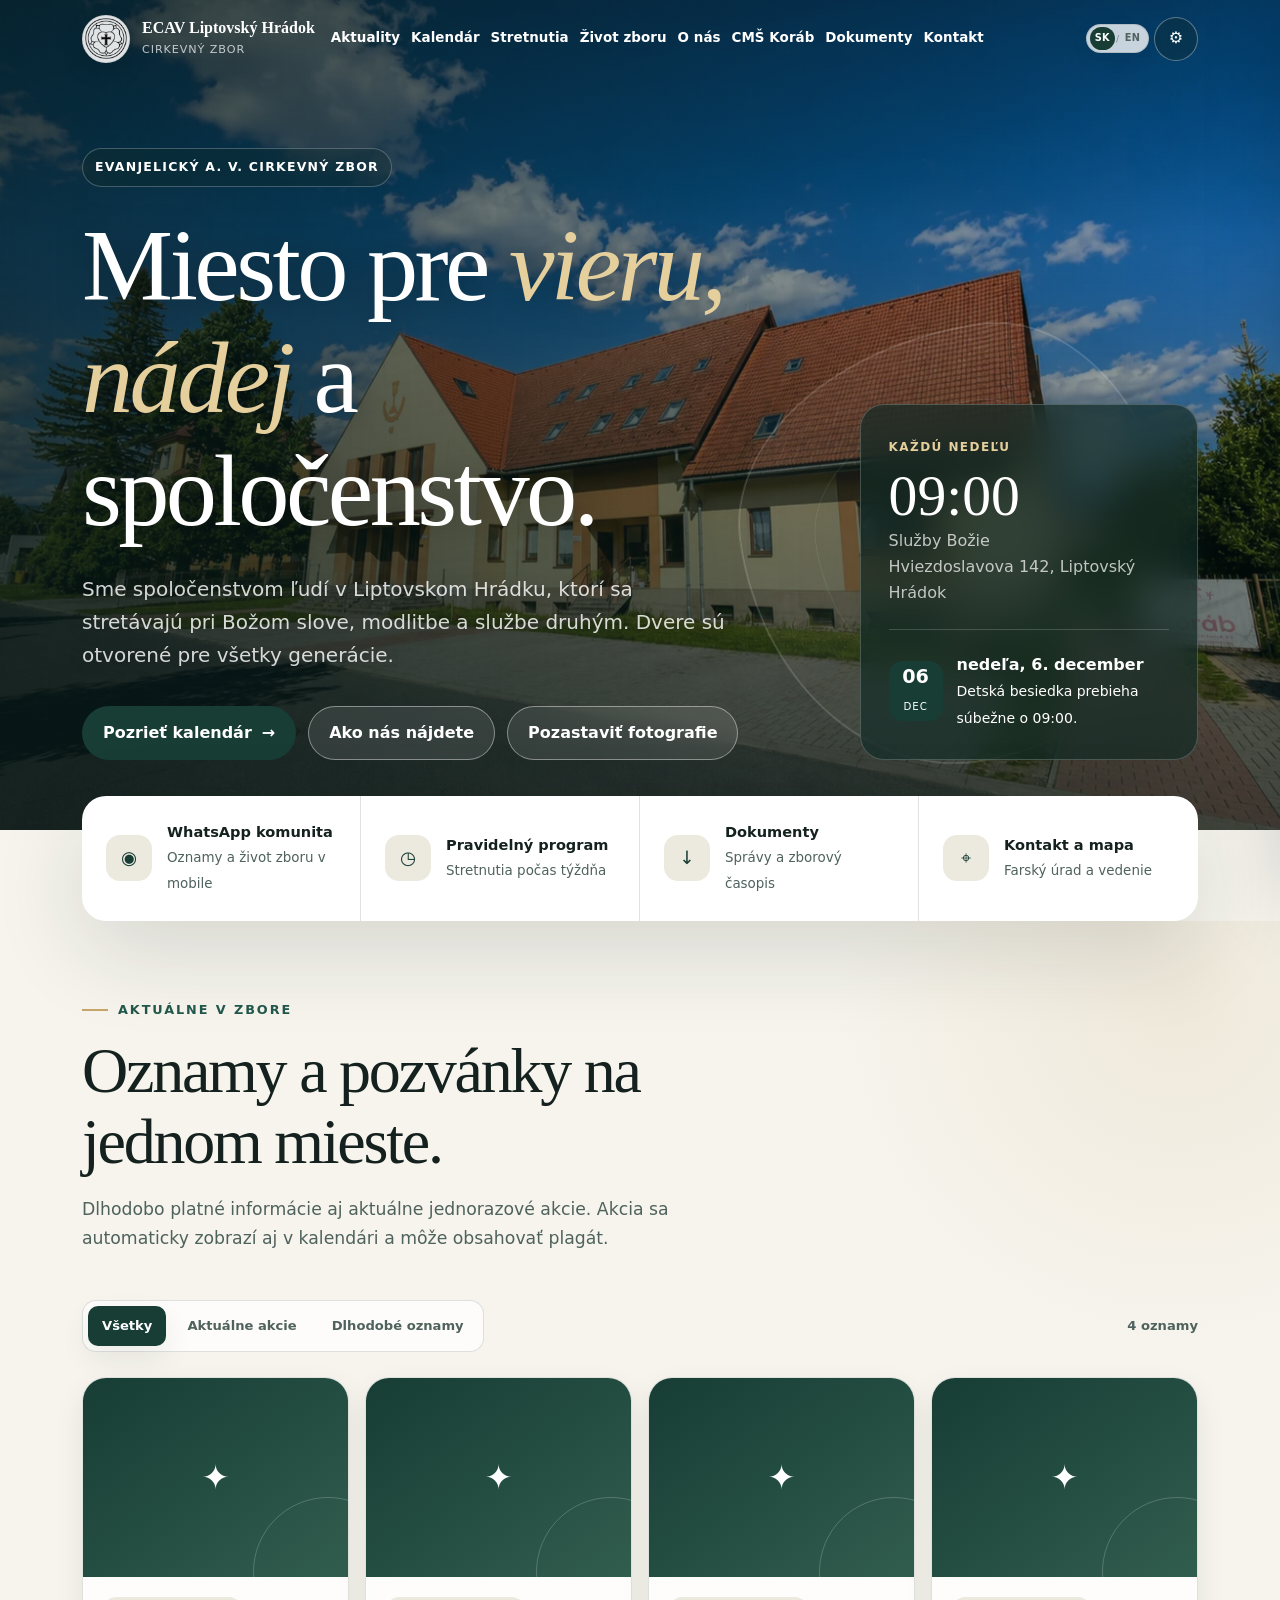
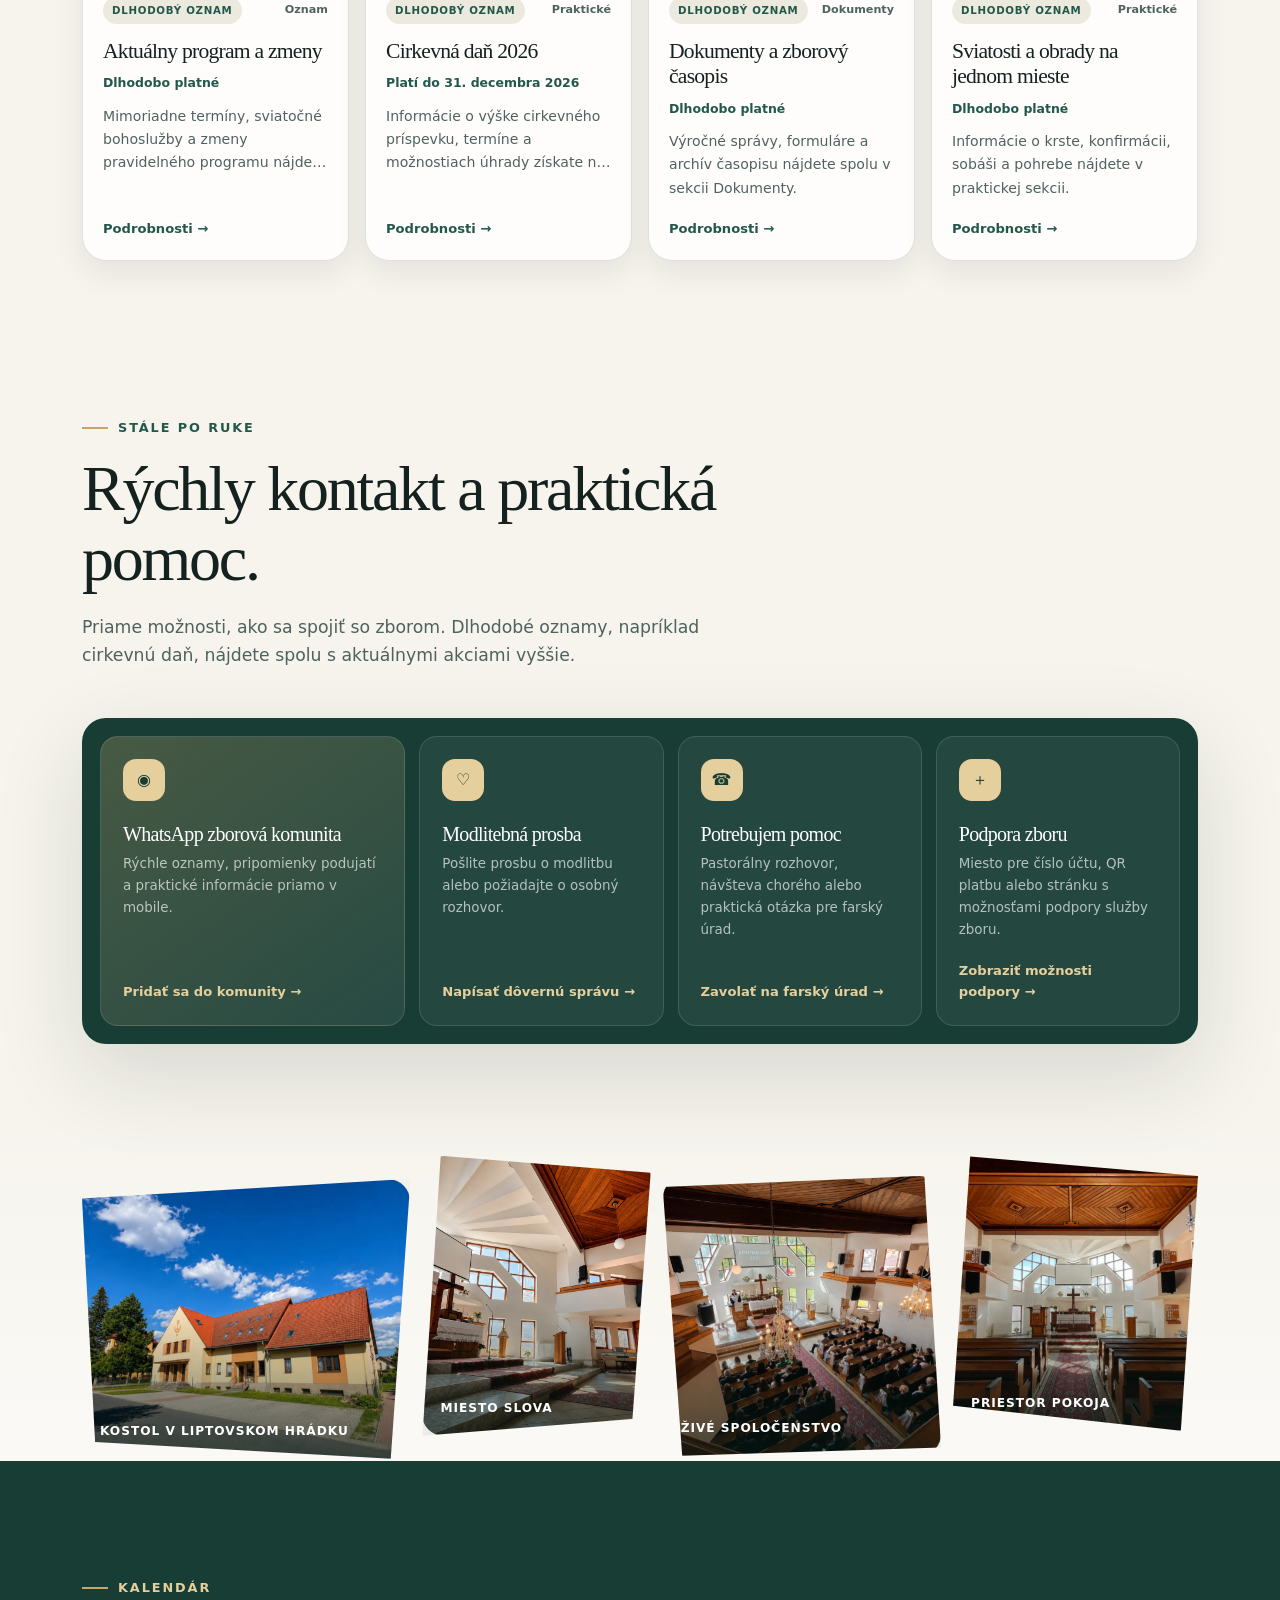
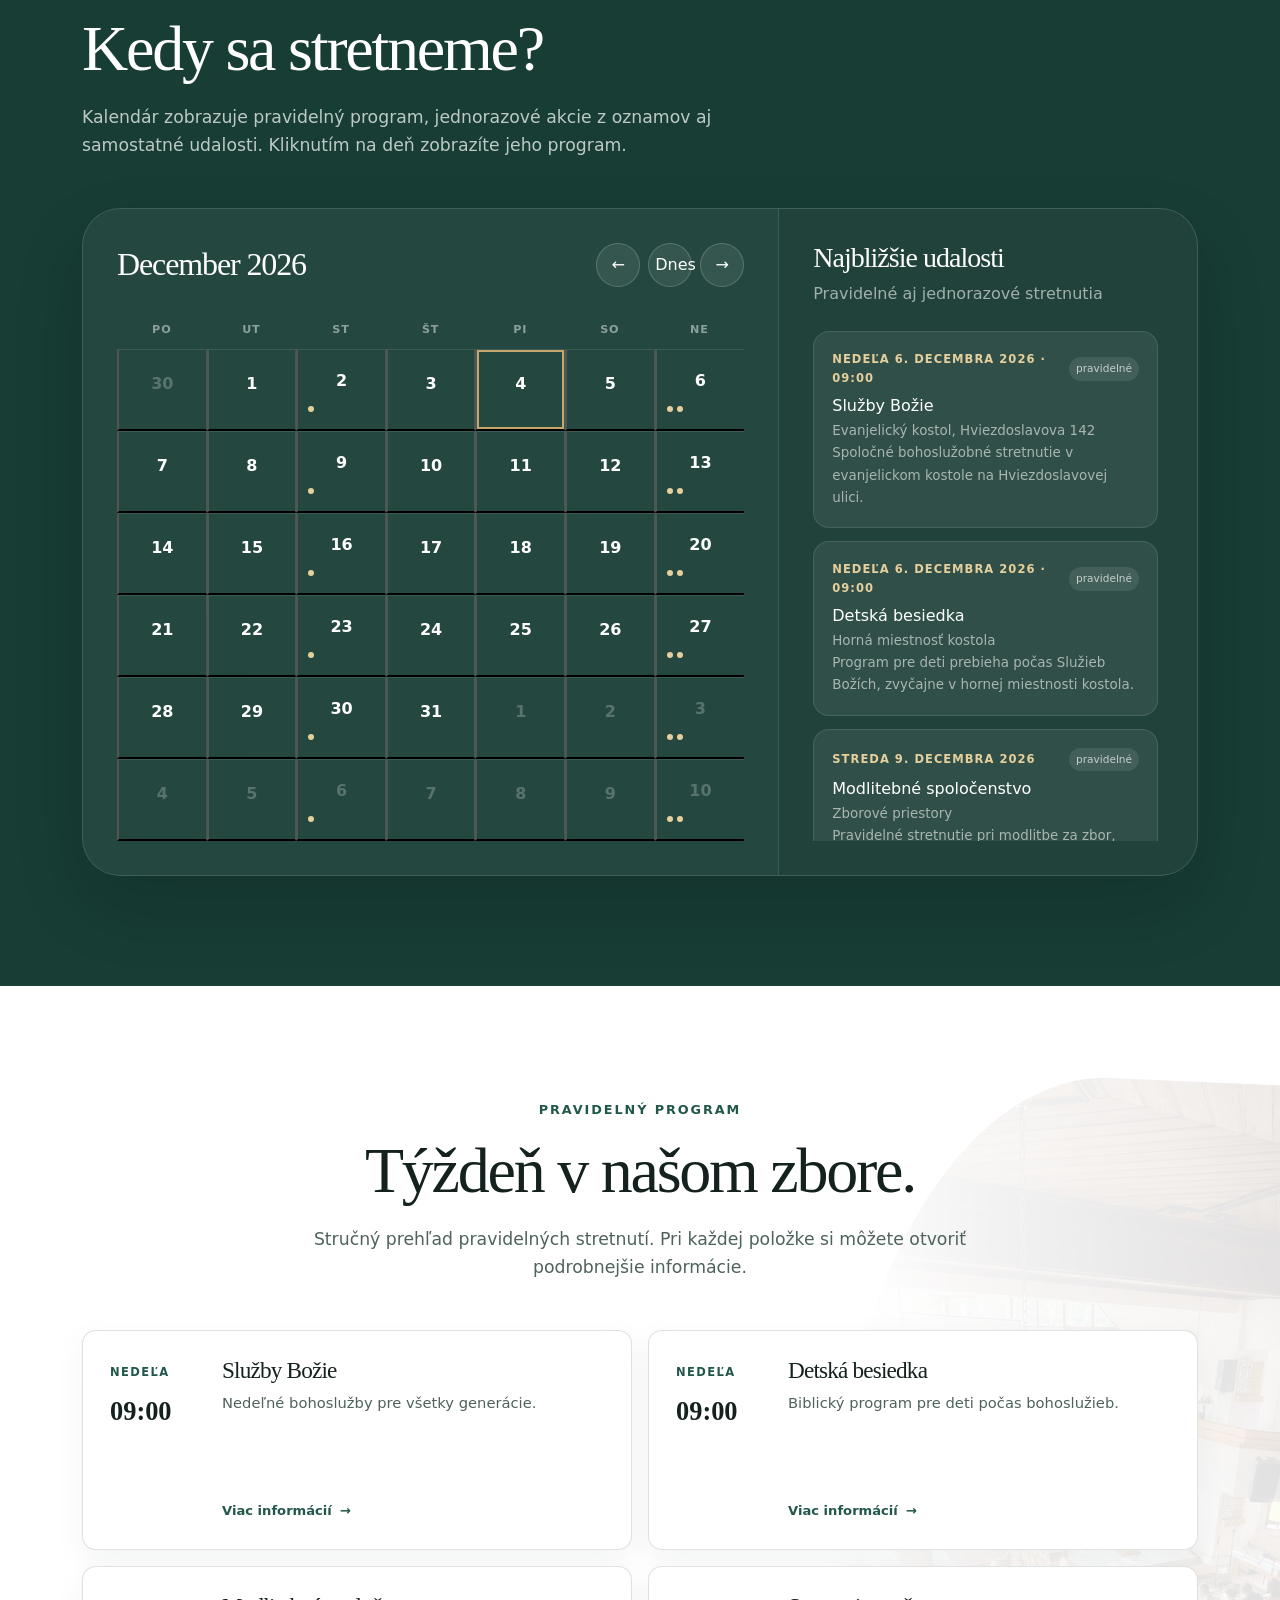
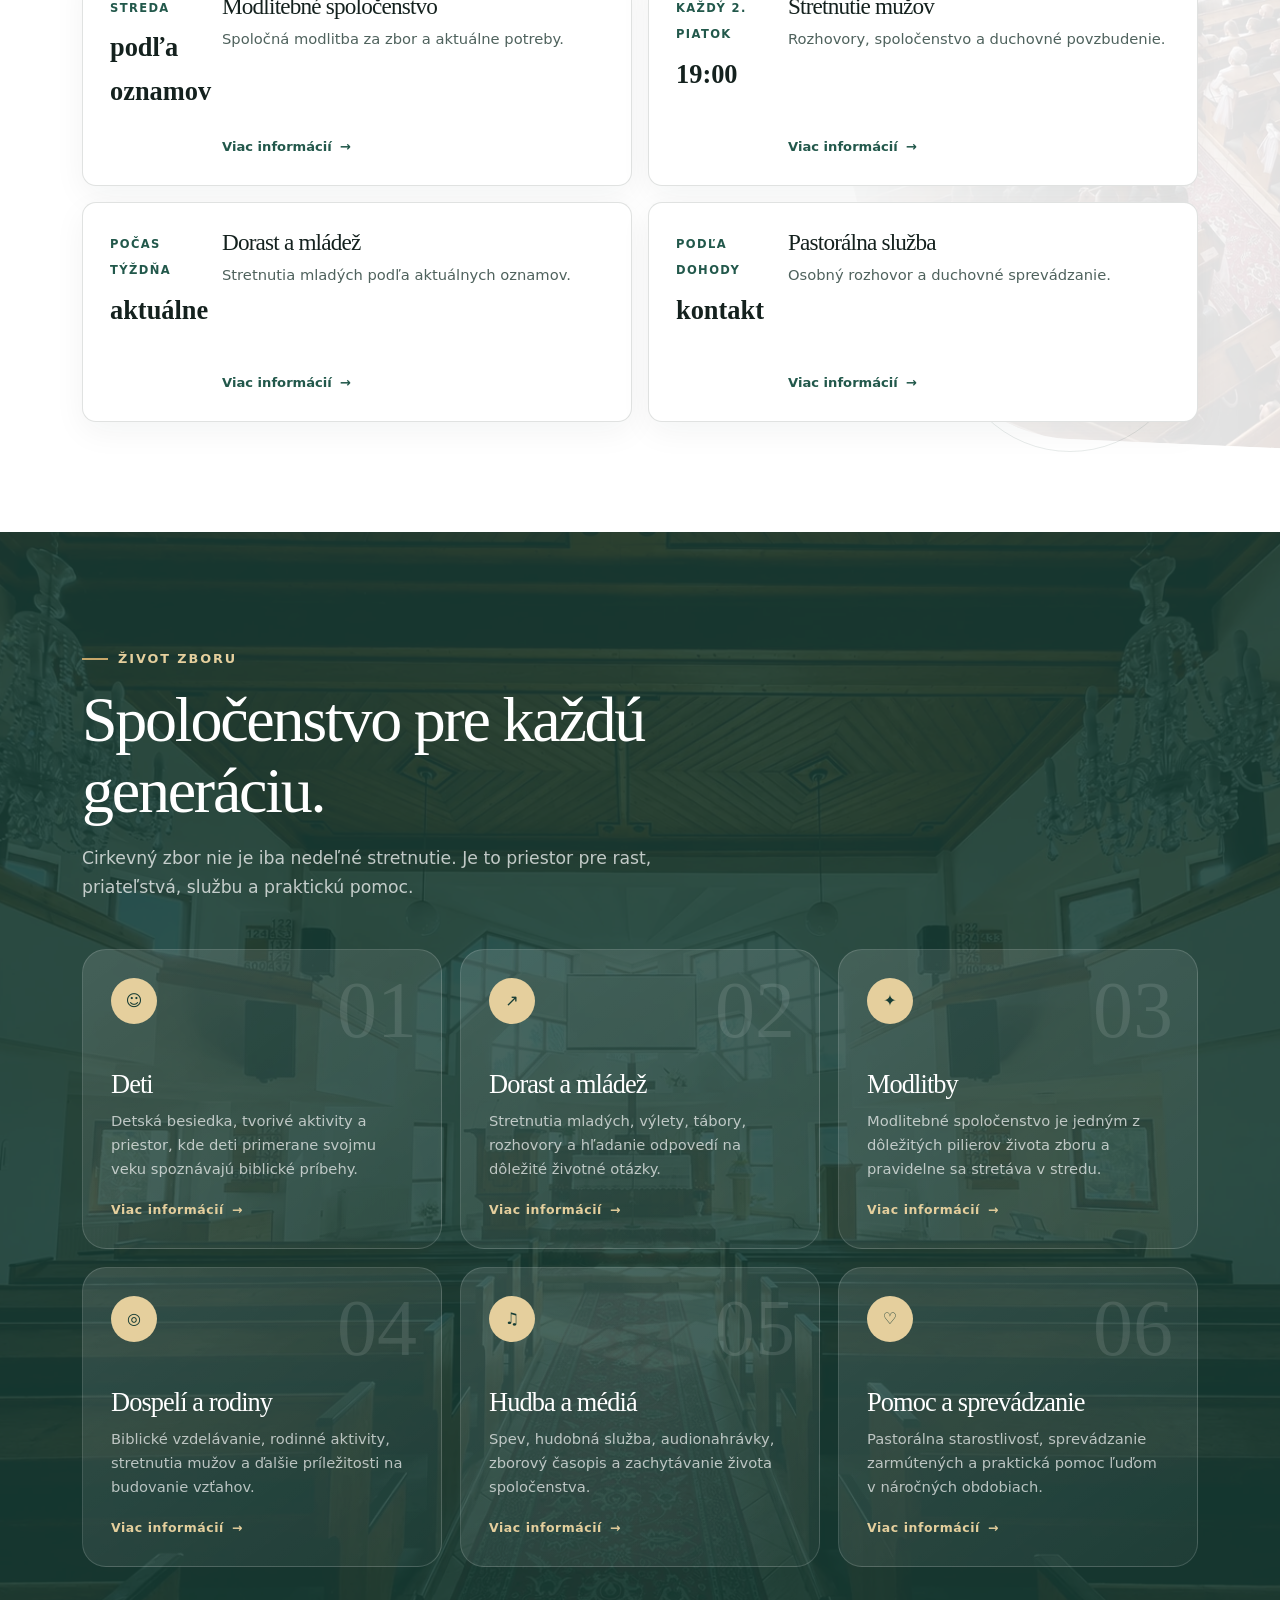
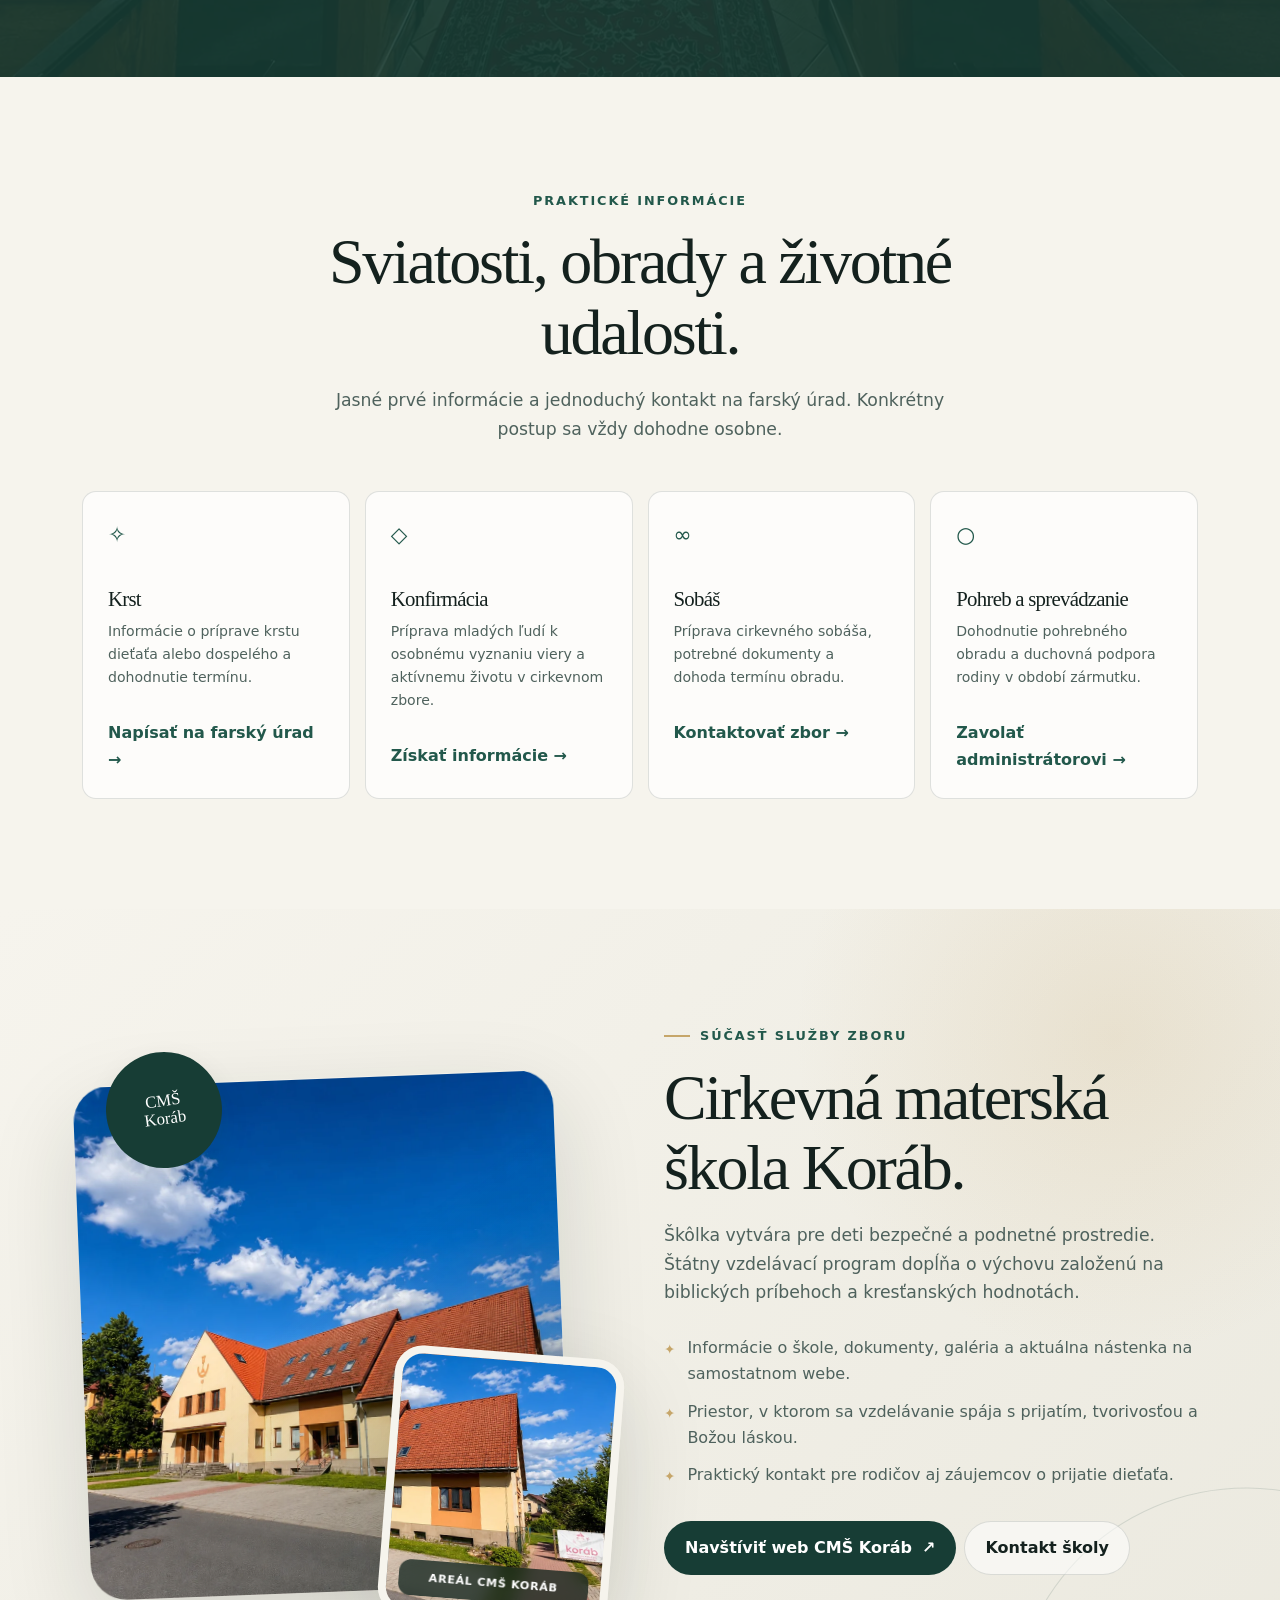
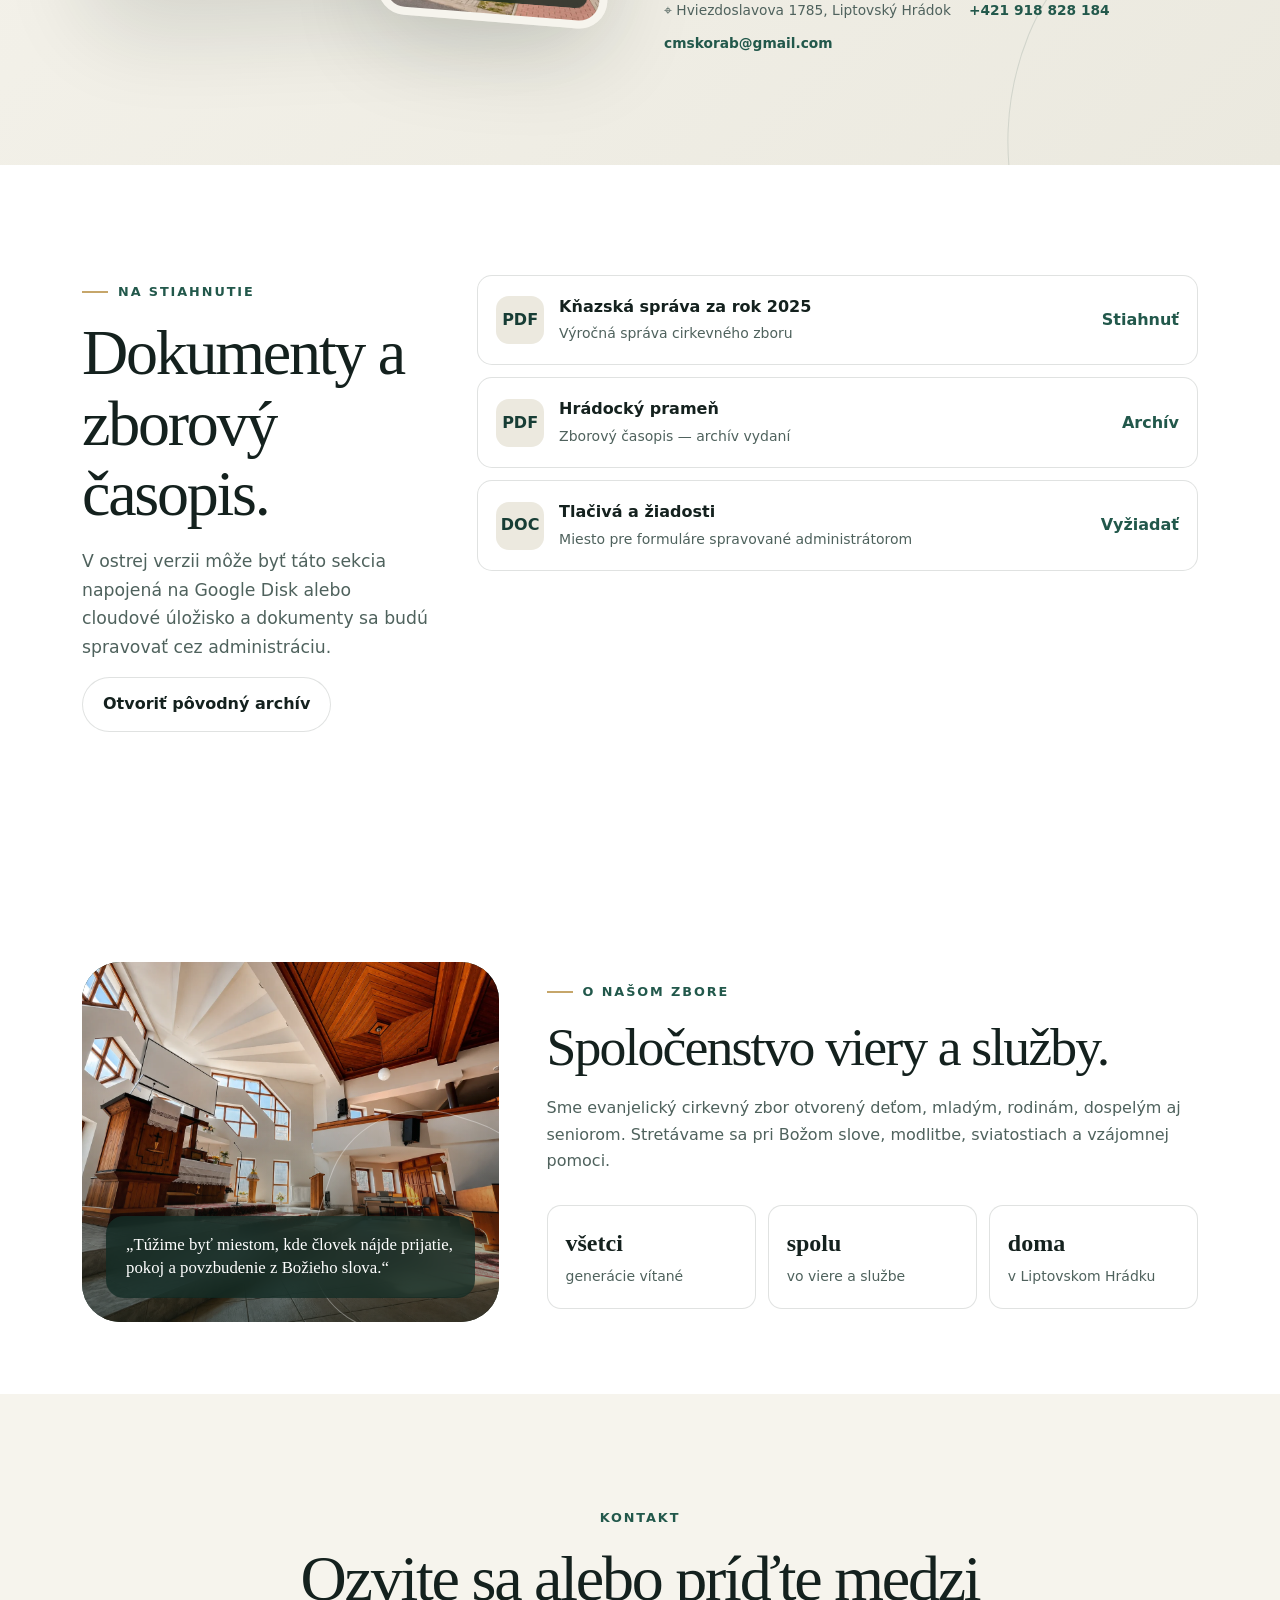
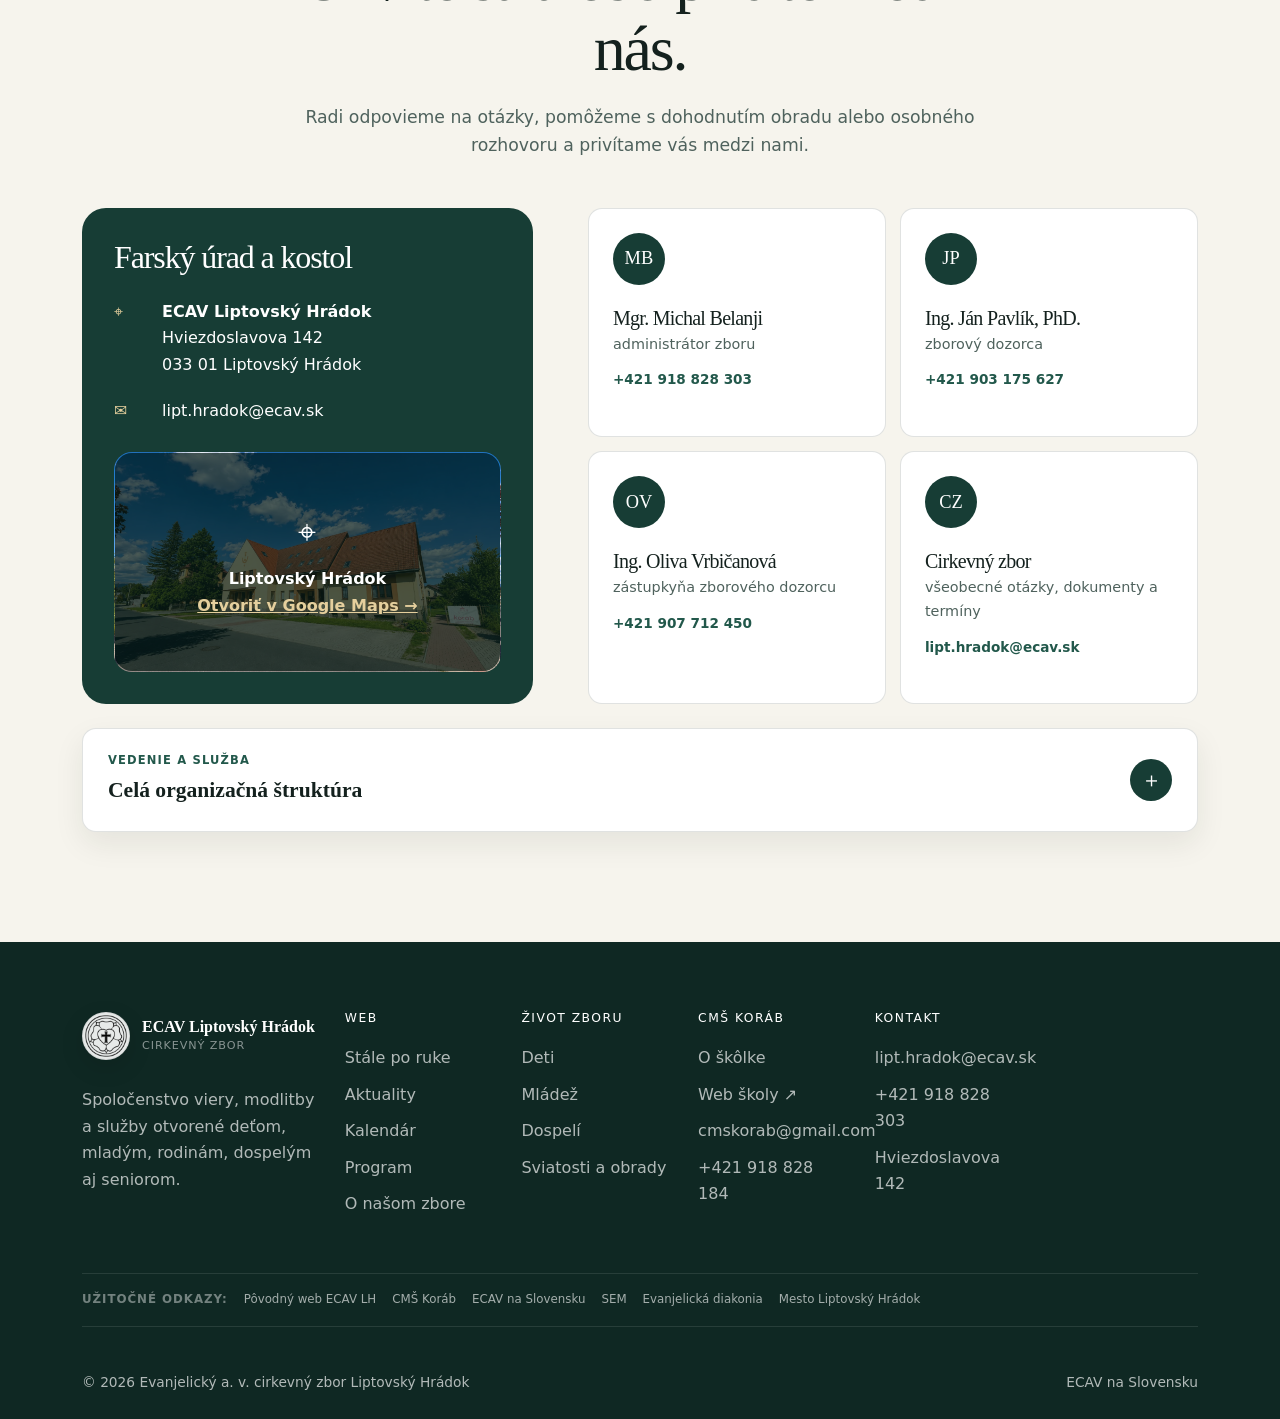
<file: index.html>
<!DOCTYPE html>

<html lang="sk">
<head>
<meta charset="utf-8"/>
<meta content="width=device-width, initial-scale=1" name="viewport"/>
<meta content="Cirkevný zbor ECAV Liptovský Hrádok – aktuálne oznamy, kalendár, pravidelné stretnutia, dokumenty a kontakty." name="description"/>
<meta content="#173d35" name="theme-color"/>
<title>ECAV Liptovský Hrádok | Spoločenstvo viery</title>
<link href="https://www.ecavlh.sk/" rel="canonical"/>
<link href="assets/images/ecav-logo.png" rel="icon" type="image/png"/>
<link href="assets/images/ecav-logo.png" rel="apple-touch-icon"/>
<meta content="website" property="og:type"/>
<meta content="sk_SK" property="og:locale"/>
<meta content="ECAV Liptovský Hrádok | Spoločenstvo viery" property="og:title"/>
<meta content="Aktuálne oznamy, kalendár, pravidelné stretnutia, dokumenty a kontakty cirkevného zboru." property="og:description"/>
<meta content="https://www.ecavlh.sk/" property="og:url"/>
<meta content="https://www.ecavlh.sk/assets/images/kostol-exterier.webp" property="og:image"/>
<!-- Bootstrap 5.3.8: grid, responsive navbar/collapse, carousel, meeting modal and utilities -->
<link crossorigin="anonymous" href="https://cdn.jsdelivr.net/npm/bootstrap@5.3.8/dist/css/bootstrap.min.css" integrity="sha384-sRIl4kxILFvY47J16cr9ZwB07vP4J8+LH7qKQnuqkuIAvNWLzeN8tE5YBujZqJLB" rel="stylesheet"/>
<!--
    ECAV LIPTOVSKÝ HRÁDOK — FUNKČNÝ HTML KONCEPT
    ------------------------------------------------
    Účel: dizajnový prototyp bez databázy, pripravený na odovzdanie realizačnej firme.
    Závislosti: Bootstrap 5.3.8 cez CDN; lokálne optimalizované fotografie v assets/images.
    Dáta: ukážkovo uložené v JavaScripte a localStorage pre demo administráciu.

    Verejné zdroje obsahu (overené 15. 7. 2026 cez indexované stránky pôvodného webu):
    - https://www.ecavlh.sk/
    - https://www.ecavlh.sk/aktualne
    - https://www.ecavlh.sk/kontakt
    - https://www.ecavlh.sk/deti
    - https://www.ecavlh.sk/dospeli
    - https://www.ecavlh.sk/dokumenty
    - https://www.ecavlh.sk/minulost
    - https://www.ecavlh.sk/obrady-a-suvisiace-sluzby

    DÔLEŽITÉ PRE REALIZAČNÚ FIRMU:
    1. Pred ostrým nasadením znova overiť osoby, telefónne čísla a pravidelné termíny.
    2. Nahradiť localStorage databázou/CMS a zaviesť reálne prihlasovanie.
    3. Dokumenty a mediálne súbory pripojiť k vybranému úložisku (Google Drive API / cloud storage).
    4. Doplniť GDPR dokumentáciu, cookies podľa reálne nasadených služieb a antispam formulárov.
    5. Bootstrap je použitý pre responzívnu navigáciu, carousel, modal a utility; vlastné CSS zachováva originálny vizuál.
    6. Oznamy používajú typ `persistent` (dlhodobý) alebo `event` (akcia automaticky prepojená s kalendárom).
    7. WhatsApp a podpora zboru používajú centrálne odkazy v objekte SITE_CONFIG v assets/js/app.js.
    8. Fotografie sú lokálne súbory vhodné pre GitHub Pages; neskôr ich možno nahradiť URL z CMS alebo Google Apps Script API.
    9. Sekcia CMŠ Koráb odkazuje na samostatný web školy a používa verejne uvedené kontaktné údaje.
   10. Externé odkazy sú zobrazené kompaktne v spodnej časti pätičky.
   11. Pohyb fotografií rešpektuje prefers-reduced-motion a neovplyvňuje obsah ani ovládanie stránky.
   12. Prepínač SK/EN používa klientský preklad statického rozhrania; budúci CMS má mať samostatné slovenské a anglické obsahové polia.
  -->
<link href="assets/css/styles.css" rel="stylesheet"/>
</head>
<body class="bootstrap-concept">
<a class="visually-hidden-focusable skip-link" href="#main">Preskočiť na obsah</a>
<header class="site-header navbar navbar-expand-xl p-0" id="siteHeader">
<div class="container header-inner">
<a aria-label="ECAV Liptovský Hrádok — domov" class="brand navbar-brand m-0" href="#domov">
<span aria-hidden="true" class="brand-mark brand-mark--luther"><img alt="" class="brand-logo-image" src="assets/images/ecav-logo.png"/></span>
<span class="brand-copy">
<strong>ECAV Liptovský Hrádok</strong>
<small>Cirkevný zbor</small>
</span>
</a>
<nav aria-label="Hlavná navigácia" class="main-nav collapse navbar-collapse" id="mainNav">
<ul class="navbar-nav align-items-lg-center">
<li class="nav-item"><a class="nav-link" href="#aktuality">Aktuality</a></li>
<li class="nav-item"><a class="nav-link" href="#kalendar">Kalendár</a></li>
<li class="nav-item"><a class="nav-link" href="#program">Stretnutia</a></li>
<li class="nav-item"><a class="nav-link" href="#zivot-zboru">Život zboru</a></li>
<li class="nav-item"><a class="nav-link" href="#o-nas">O nás</a></li>
<li class="nav-item"><a class="nav-link" href="#korab">CMŠ Koráb</a></li>
<li class="nav-item"><a class="nav-link" href="#dokumenty">Dokumenty</a></li>
<li class="nav-item"><a class="nav-link" href="#kontakt">Kontakt</a></li>
</ul>
</nav>
<div class="header-actions"><div aria-label="Výber jazyka" class="language-switch" role="group">
<button aria-pressed="true" class="language-button is-active" data-lang="sk" type="button">SK</button>
<span aria-hidden="true">/</span>
<button aria-pressed="false" class="language-button" data-lang="en" type="button">EN</button>
</div>
<button aria-label="Otvoriť demo administráciu" class="icon-button" id="adminOpenButton" title="Demo administrácia" type="button">⚙</button>
<button aria-controls="mainNav" aria-expanded="false" aria-label="Otvoriť menu" class="icon-button menu-toggle navbar-toggler" data-bs-target="#mainNav" data-bs-toggle="collapse" id="menuToggle" type="button"><span aria-hidden="true">☰</span></button>
</div>
</div>
</header>
<main id="main">
<section class="hero" data-theme="default" id="domov">
<div aria-label="Fotografie kostola a života zboru" class="carousel slide carousel-fade hero-carousel" data-bs-interval="6500" data-bs-pause="hover" data-bs-ride="carousel" id="heroCarousel" role="region">
<div class="carousel-indicators">
<button aria-current="true" aria-label="Exteriér kostola" class="active" data-bs-slide-to="0" data-bs-target="#heroCarousel" type="button"></button>
<button aria-label="Interiér kostola" data-bs-slide-to="1" data-bs-target="#heroCarousel" type="button"></button>
<button aria-label="Konfirmácia" data-bs-slide-to="2" data-bs-target="#heroCarousel" type="button"></button>
<button aria-label="Kazateľnica a oltár" data-bs-slide-to="3" data-bs-target="#heroCarousel" type="button"></button>
</div>
<div class="carousel-inner h-100">
<div class="carousel-item active h-100"><img alt="" class="hero-media" fetchpriority="high" src="assets/images/kostol-exterier.webp"/></div>
<div class="carousel-item h-100"><img alt="" class="hero-media" loading="eager" src="assets/images/kostol-interier-lod.webp"/></div>
<div class="carousel-item h-100"><img alt="" class="hero-media" loading="lazy" src="assets/images/konfirmacia-2026.webp"/></div>
<div class="carousel-item h-100"><img alt="" class="hero-media" loading="lazy" src="assets/images/kostol-interier-kazatelnica.webp"/></div>
</div>
<button class="carousel-control-prev hero-carousel-control" data-bs-slide="prev" data-bs-target="#heroCarousel" tabindex="-1" type="button"><span aria-hidden="true" class="carousel-control-prev-icon"></span><span class="visually-hidden">Predchádzajúca fotografia</span></button>
<button class="carousel-control-next hero-carousel-control" data-bs-slide="next" data-bs-target="#heroCarousel" tabindex="-1" type="button"><span aria-hidden="true" class="carousel-control-next-icon"></span><span class="visually-hidden">Nasledujúca fotografia</span></button>
</div>
<div aria-hidden="true" class="hero-shape"></div>
<div class="container hero-grid position-relative">
<div class="hero-copy">
<div class="hero-kicker reveal">Evanjelický a. v. cirkevný zbor</div>
<h1 class="hero-title reveal">Miesto pre <em>vieru, nádej</em> a spoločenstvo.</h1>
<p class="hero-text reveal">Sme spoločenstvom ľudí v Liptovskom Hrádku, ktorí sa stretávajú pri Božom slove, modlitbe a službe druhým. Dvere sú otvorené pre všetky generácie.</p>
<div class="hero-actions reveal">
<a class="button" href="#kalendar">Pozrieť kalendár <span aria-hidden="true">→</span></a>
<a class="button button--ghost" href="#kontakt">Ako nás nájdete</a>
<button aria-pressed="false" class="button button--ghost hero-carousel-toggle" id="carouselPauseButton" type="button">Pozastaviť fotografie</button>
</div>
</div>
<aside aria-label="Najbližšie pravidelné služby Božie" class="service-card reveal">
<span class="service-card__label">Každú nedeľu</span>
<div class="service-card__time">09:00</div>
<p class="service-card__meta">Služby Božie<br/>Hviezdoslavova 142, Liptovský Hrádok</p>
<div class="service-card__divider"></div>
<div class="service-card__next">
<div class="date-badge"><strong id="nextSundayDay">—</strong><span id="nextSundayMonth">—</span></div>
<div>
<strong id="nextSundayLabel">Najbližšia nedeľa</strong>
<small>Detská besiedka prebieha súbežne o 09:00.</small>
</div>
</div>
</aside>
</div>
</section>
<nav aria-label="Rýchle odkazy" class="quick-links container">
<div class="quick-grid reveal">
<button class="quick-link" data-config-action="whatsapp" type="button"><span class="quick-icon">◉</span><span><strong>WhatsApp komunita</strong><small>Oznamy a život zboru v mobile</small></span></button>
<a class="quick-link" href="#program"><span class="quick-icon">◷</span><span><strong>Pravidelný program</strong><small>Stretnutia počas týždňa</small></span></a>
<a class="quick-link" href="#dokumenty"><span class="quick-icon">↓</span><span><strong>Dokumenty</strong><small>Správy a zborový časopis</small></span></a>
<a class="quick-link" href="#kontakt"><span class="quick-icon">⌖</span><span><strong>Kontakt a mapa</strong><small>Farský úrad a vedenie</small></span></a>
</div>
</nav>



<section class="section announcements-section-top" id="aktuality">
<div class="container">
<div class="section-heading">
<span class="eyebrow">Aktuálne v zbore</span>
<h2 class="section-title">Oznamy a pozvánky na jednom mieste.</h2>
<p class="section-lead">Dlhodobo platné informácie aj aktuálne jednorazové akcie. Akcia sa automaticky zobrazí aj v kalendári a môže obsahovať plagát.</p>
</div>
<div class="notice-toolbar reveal">
<div aria-label="Filtrovanie oznamov" class="notice-filters" role="group">
<button aria-pressed="true" class="is-active" data-notice-filter="all" type="button">Všetky</button>
<button aria-pressed="false" data-notice-filter="event" type="button">Aktuálne akcie</button>
<button aria-pressed="false" data-notice-filter="persistent" type="button">Dlhodobé oznamy</button>
</div>
<span aria-live="polite" class="notice-count" id="noticeCount"></span>
</div>
<div aria-live="polite" class="notice-board-grid reveal" id="noticeBoard"></div>
<div class="empty-state" hidden id="noticeBoardEmpty">V tejto kategórii momentálne nie je zverejnený žiadny oznam.</div>
</div>
</section>
<div aria-labelledby="noticeModalTitle" class="modal fade notice-modal" id="noticeModal" tabindex="-1">
<div class="modal-dialog modal-dialog-centered modal-lg">
<div class="modal-content">
<button aria-label="Zavrieť" class="btn-close notice-modal__close" data-bs-dismiss="modal" type="button"></button>
<div class="notice-modal__layout">
<div class="notice-modal__poster" hidden id="noticeModalPosterWrap"><img alt="" id="noticeModalPoster"/></div>
<div class="notice-modal__content">
<span class="notice-modal__kind" id="noticeModalKind">Oznam</span>
<h2 class="modal-title" id="noticeModalTitle">Oznam</h2>
<div class="notice-modal__meta" id="noticeModalMeta"></div>
<p id="noticeModalText"></p>
<div class="notice-modal__actions">
<a class="button button--small" data-bs-dismiss="modal" hidden id="noticeModalAction">Viac informácií</a>
<a class="button button--ghost button--small" data-bs-dismiss="modal" hidden href="#kalendar" id="noticeModalCalendar">Zobraziť v kalendári</a>
</div>
</div>
</div>
</div>
</div>
</div>
<section class="section section--compact permanent-section" id="stale-oznamy">
<div class="container">
<div class="section-heading">
<span class="eyebrow">Stále po ruke</span>
<h2 class="section-title">Rýchly kontakt a praktická pomoc.</h2>
<p class="section-lead">Priame možnosti, ako sa spojiť so zborom. Dlhodobé oznamy, napríklad cirkevnú daň, nájdete spolu s aktuálnymi akciami vyššie.</p>
</div>
<div class="community-tools reveal" id="komunita">
<article class="community-tool community-tool--primary">
<span aria-hidden="true" class="community-tool__icon">◉</span>
<h3>WhatsApp zborová komunita</h3>
<p>Rýchle oznamy, pripomienky podujatí a praktické informácie priamo v mobile.</p>
<button data-config-action="whatsapp" type="button">Pridať sa do komunity →</button>
</article>
<article class="community-tool">
<span aria-hidden="true" class="community-tool__icon">♡</span>
<h3>Modlitebná prosba</h3>
<p>Pošlite prosbu o modlitbu alebo požiadajte o osobný rozhovor.</p>
<a href="mailto:lipt.hradok@ecav.sk?subject=Modlitebná%20prosba">Napísať dôvernú správu →</a>
</article>
<article class="community-tool">
<span aria-hidden="true" class="community-tool__icon">☎</span>
<h3>Potrebujem pomoc</h3>
<p>Pastorálny rozhovor, návšteva chorého alebo praktická otázka pre farský úrad.</p>
<a href="tel:+421918828303">Zavolať na farský úrad →</a>
</article>
<article class="community-tool">
<span aria-hidden="true" class="community-tool__icon">＋</span>
<h3>Podpora zboru</h3>
<p>Miesto pre číslo účtu, QR platbu alebo stránku s možnosťami podpory služby zboru.</p>
<button data-config-action="giving" type="button">Zobraziť možnosti podpory →</button>
</article>
</div>
</div>
</section>
<aside aria-label="Fotografie kostola a života zboru" class="photo-ribbon-wrap">
<div class="container photo-ribbon reveal">
<figure class="photo-slice"><img alt="Budova evanjelického kostola v Liptovskom Hrádku" data-parallax-strength="18" data-photo-parallax="" loading="eager" src="assets/images/kostol-exterier.webp"/><figcaption>Kostol v Liptovskom Hrádku</figcaption></figure>
<figure class="photo-slice"><img alt="Kazateľnica a oltár v interiéri kostola" data-parallax-strength="28" data-photo-parallax="" loading="lazy" src="assets/images/kostol-interier-kazatelnica.webp"/><figcaption>Miesto slova</figcaption></figure>
<figure class="photo-slice"><img alt="Konfirmačná slávnosť v kostole" data-parallax-strength="22" data-photo-parallax="" loading="lazy" src="assets/images/konfirmacia-2026.webp"/><figcaption>Živé spoločenstvo</figcaption></figure>
<figure class="photo-slice"><img alt="Pohľad cez loď kostola k oltáru" data-parallax-strength="32" data-photo-parallax="" loading="lazy" src="assets/images/kostol-interier-lod.webp"/><figcaption>Priestor pokoja</figcaption></figure>
</div>
</aside>
<section class="section section--forest" id="kalendar">
<div class="container">
<div class="section-heading">
<span class="eyebrow">Kalendár</span>
<h2 class="section-title">Kedy sa stretneme?</h2>
<p class="section-lead">Kalendár zobrazuje pravidelný program, jednorazové akcie z oznamov aj samostatné udalosti. Kliknutím na deň zobrazíte jeho program.</p>
</div>
<div aria-label="Zobrazenie kalendára" class="calendar-view-switch" role="group">
<button aria-pressed="true" class="is-active" data-calendar-view="upcoming" type="button">Najbližšie udalosti</button>
<button aria-pressed="false" data-calendar-view="month" type="button">Mesačný kalendár</button>
</div>
<div class="calendar-shell calendar-view-upcoming reveal" id="calendarShell">
<div class="calendar-main">
<div class="calendar-toolbar">
<h3 class="calendar-title" id="calendarTitle">Kalendár</h3>
<div class="calendar-controls">
<button aria-label="Predchádzajúci mesiac" class="icon-button" id="calendarPrev" type="button">←</button>
<button class="icon-button" id="calendarToday" type="button">Dnes</button>
<button aria-label="Nasledujúci mesiac" class="icon-button" id="calendarNext" type="button">→</button>
</div>
</div>
<div aria-hidden="true" class="calendar-weekdays"><span>Po</span><span>Ut</span><span>St</span><span>Št</span><span>Pi</span><span>So</span><span>Ne</span></div>
<div class="calendar-grid" id="calendarGrid"></div>
</div>
<aside aria-labelledby="eventPanelTitle" class="events-panel">
<h3 id="eventPanelTitle">Najbližšie udalosti</h3>
<p class="events-panel__subtitle" id="eventPanelSubtitle">Pravidelné aj jednorazové stretnutia</p>
<div class="event-feed" id="eventFeed"></div>
</aside>
</div>
</div>
</section>
<section class="section section--white program-section" id="program">
<div class="container">
<div class="section-heading section-heading--center">
<span class="eyebrow">Pravidelný program</span>
<h2 class="section-title">Týždeň v našom zbore.</h2>
<p class="section-lead">Stručný prehľad pravidelných stretnutí. Pri každej položke si môžete otvoriť podrobnejšie informácie.</p>
</div>
<div aria-live="polite" class="program-grid" id="programGrid"></div>
</div>
</section>
<div aria-labelledby="meetingModalTitle" class="modal fade meeting-modal" id="meetingModal" tabindex="-1">
<div class="modal-dialog modal-dialog-centered">
<div class="modal-content">
<div class="modal-header">
<div>
<span class="meeting-modal__eyebrow">Stretnutie v zbore</span>
<h2 class="modal-title" id="meetingModalTitle">Stretnutie</h2>
</div>
<button aria-label="Zavrieť" class="btn-close" data-bs-dismiss="modal" type="button"></button>
</div>
<div class="modal-body">
<div class="meeting-modal__meta">
<div><span aria-hidden="true">◷</span><div><small>Kedy</small><strong id="meetingModalSchedule">—</strong></div></div>
<div><span aria-hidden="true">⌖</span><div><small>Kde</small><strong id="meetingModalLocation">—</strong></div></div>
</div>
<div class="meeting-modal__description"><h3>Podrobnosti</h3><p id="meetingModalDescription"></p></div>
<a class="button button--small" href="#kontakt" data-bs-dismiss="modal">Kontaktovať zbor</a>
</div>
</div>
</div>
</div>

<section class="section section--forest" id="zivot-zboru">
<div class="container">
<div class="section-heading">
<span class="eyebrow">Život zboru</span>
<h2 class="section-title">Spoločenstvo pre každú generáciu.</h2>
<p class="section-lead">Cirkevný zbor nie je iba nedeľné stretnutie. Je to priestor pre rast, priateľstvá, službu a praktickú pomoc.</p>
</div>
<div class="life-grid">
<article class="life-card reveal" data-number="01" id="life-children"><span class="life-card__icon">☺</span><h3>Deti</h3><p>Detská besiedka, tvorivé aktivity a priestor, kde deti primerane svojmu veku spoznávajú biblické príbehy.</p><span class="life-card__more">Viac informácií <span aria-hidden="true">→</span></span><button aria-label="Viac informácií – Deti" class="life-card__trigger" data-bs-target="#lifeModal" data-bs-toggle="modal" data-life-id="children" type="button"></button></article>
<article class="life-card reveal" data-number="02" id="life-youth"><span class="life-card__icon">↗</span><h3>Dorast a mládež</h3><p>Stretnutia mladých, výlety, tábory, rozhovory a hľadanie odpovedí na dôležité životné otázky.</p><span class="life-card__more">Viac informácií <span aria-hidden="true">→</span></span><button aria-label="Viac informácií – Dorast a mládež" class="life-card__trigger" data-bs-target="#lifeModal" data-bs-toggle="modal" data-life-id="youth" type="button"></button></article>
<article class="life-card reveal" data-number="03" id="life-prayer"><span class="life-card__icon">✦</span><h3>Modlitby</h3><p>Modlitebné spoločenstvo je jedným z dôležitých pilierov života zboru a pravidelne sa stretáva v stredu.</p><span class="life-card__more">Viac informácií <span aria-hidden="true">→</span></span><button aria-label="Viac informácií – Modlitby" class="life-card__trigger" data-bs-target="#lifeModal" data-bs-toggle="modal" data-life-id="prayer" type="button"></button></article>
<article class="life-card reveal" data-number="04" id="life-families"><span class="life-card__icon">◎</span><h3>Dospelí a rodiny</h3><p>Biblické vzdelávanie, rodinné aktivity, stretnutia mužov a ďalšie príležitosti na budovanie vzťahov.</p><span class="life-card__more">Viac informácií <span aria-hidden="true">→</span></span><button aria-label="Viac informácií – Dospelí a rodiny" class="life-card__trigger" data-bs-target="#lifeModal" data-bs-toggle="modal" data-life-id="families" type="button"></button></article>
<article class="life-card reveal" data-number="05" id="life-music"><span class="life-card__icon">♫</span><h3>Hudba a médiá</h3><p>Spev, hudobná služba, audionahrávky, zborový časopis a zachytávanie života spoločenstva.</p><span class="life-card__more">Viac informácií <span aria-hidden="true">→</span></span><button aria-label="Viac informácií – Hudba a médiá" class="life-card__trigger" data-bs-target="#lifeModal" data-bs-toggle="modal" data-life-id="music" type="button"></button></article>
<article class="life-card reveal" data-number="06" id="life-care"><span class="life-card__icon">♡</span><h3>Pomoc a sprevádzanie</h3><p>Pastorálna starostlivosť, sprevádzanie zarmútených a praktická pomoc ľuďom v náročných obdobiach.</p><span class="life-card__more">Viac informácií <span aria-hidden="true">→</span></span><button aria-label="Viac informácií – Pomoc a sprevádzanie" class="life-card__trigger" data-bs-target="#lifeModal" data-bs-toggle="modal" data-life-id="care" type="button"></button></article>
</div>
</div>
</section>
<div aria-labelledby="lifeModalTitle" class="modal fade life-modal" id="lifeModal" tabindex="-1">
<div class="modal-dialog modal-dialog-centered modal-dialog-scrollable modal-lg">
<div class="modal-content">
<div class="modal-header">
<div>
<span class="life-modal__eyebrow">Život zboru</span>
<h2 class="modal-title" id="lifeModalTitle">Spoločenstvo</h2>
</div>
<button aria-label="Zavrieť" class="btn-close" data-bs-dismiss="modal" type="button"></button>
</div>
<div class="modal-body">
<div class="life-modal__layout" id="lifeModalLayout">
<figure class="life-modal__photo" id="lifeModalPhotoWrap"><img alt="" id="lifeModalPhoto" loading="lazy" src="assets/images/kostol-interier-lod.webp"/></figure>
<div class="life-modal__content">
<p class="life-modal__lead" id="lifeModalLead"></p>
<div class="life-modal__description" id="lifeModalDescription"></div>
<ul class="life-modal__highlights" id="lifeModalHighlights"></ul>
<div class="life-modal__contact">
<span>Kontakt</span>
<a href="#kontakt" id="lifeModalContact">Farský úrad</a>
</div>
<div class="life-modal__actions">
<a class="button button--small" data-bs-dismiss="modal" href="#kontakt" id="lifeModalAction">Viac informácií</a>
<a class="button button--ghost button--small" data-bs-dismiss="modal" href="#kontakt">Kontaktovať zbor</a>
</div>
</div>
</div>
</div>
</div>
</div>
</div>
<section class="section" id="prakticke">
<div class="container">
<div class="section-heading section-heading--center">
<span class="eyebrow">Praktické informácie</span>
<h2 class="section-title">Sviatosti, obrady a životné udalosti.</h2>
<p class="section-lead">Jasné prvé informácie a jednoduchý kontakt na farský úrad. Konkrétny postup sa vždy dohodne osobne.</p>
</div>
<div class="practical-grid">
<article class="practical-card reveal"><div class="practical-card__icon">✧</div><h3>Krst</h3><p>Informácie o príprave krstu dieťaťa alebo dospelého a dohodnutie termínu.</p><a href="mailto:lipt.hradok@ecav.sk?subject=Otázka%20k%20krstu">Napísať na farský úrad →</a></article>
<article class="practical-card reveal"><div class="practical-card__icon">◇</div><h3>Konfirmácia</h3><p>Príprava mladých ľudí k osobnému vyznaniu viery a aktívnemu životu v cirkevnom zbore.</p><a href="mailto:lipt.hradok@ecav.sk?subject=Otázka%20ku%20konfirmácii">Získať informácie →</a></article>
<article class="practical-card reveal"><div class="practical-card__icon">∞</div><h3>Sobáš</h3><p>Príprava cirkevného sobáša, potrebné dokumenty a dohoda termínu obradu.</p><a href="mailto:lipt.hradok@ecav.sk?subject=Otázka%20k%20sobášu">Kontaktovať zbor →</a></article>
<article class="practical-card reveal"><div class="practical-card__icon">○</div><h3>Pohreb a sprevádzanie</h3><p>Dohodnutie pohrebného obradu a duchovná podpora rodiny v období zármutku.</p><a href="tel:+421918828303">Zavolať administrátorovi →</a></article>
</div>
</div>
</section>
<section class="section korab-section" id="korab">
<div class="container">
<div class="row g-5 align-items-center">
<div class="col-lg-6">
<div aria-label="Budova cirkevného zboru a areál CMŠ Koráb" class="korab-visual reveal" role="img">
<div class="korab-photo-main"><img alt="Budova cirkevného zboru pri CMŠ Koráb" data-parallax-strength="24" data-photo-parallax="" loading="lazy" src="assets/images/kostol-exterier.webp"/></div>
<div aria-hidden="true" class="korab-photo-crop"></div>
<div class="korab-seal">CMŠ<br/>Koráb</div>
</div>
</div>
<div class="col-lg-6">
<div class="korab-copy reveal">
<span class="eyebrow">Súčasť služby zboru</span>
<h2 class="section-title">Cirkevná materská škola Koráb.</h2>
<p class="section-lead">Škôlka vytvára pre deti bezpečné a podnetné prostredie. Štátny vzdelávací program dopĺňa o výchovu založenú na biblických príbehoch a kresťanských hodnotách.</p>
<ul class="korab-points">
<li>Informácie o škole, dokumenty, galéria a aktuálna nástenka na samostatnom webe.</li>
<li>Priestor, v ktorom sa vzdelávanie spája s prijatím, tvorivosťou a Božou láskou.</li>
<li>Praktický kontakt pre rodičov aj záujemcov o prijatie dieťaťa.</li>
</ul>
<div class="d-flex flex-wrap gap-2">
<a class="button" href="https://cms-korab.sk/" rel="noopener noreferrer" target="_blank">Navštíviť web CMŠ Koráb <span aria-hidden="true">↗</span></a>
<a class="button button--ghost" href="https://cms-korab.sk/kontakt/" rel="noopener noreferrer" target="_blank">Kontakt školy</a>
</div>
<div class="korab-contact">
<span>⌖ Hviezdoslavova 1785, Liptovský Hrádok</span>
<a href="tel:+421918828184">+421 918 828 184</a>
<a href="mailto:cmskorab@gmail.com">cmskorab@gmail.com</a>
</div>
</div>
</div>
</div>
</div>
</section>
<section class="section section--white" id="dokumenty">
<div class="container documents-shell">
<div class="section-heading">
<span class="eyebrow">Na stiahnutie</span>
<h2 class="section-title">Dokumenty a zborový časopis.</h2>
<p class="section-lead">V ostrej verzii môže byť táto sekcia napojená na Google Disk alebo cloudové úložisko a dokumenty sa budú spravovať cez administráciu.</p>
<a class="button button--ghost" href="https://www.ecavlh.sk/dokumenty" rel="noopener" target="_blank">Otvoriť pôvodný archív</a>
</div>
<div class="document-list reveal">
<article class="document-item"><span class="document-icon">PDF</span><span><strong>Kňazská správa za rok 2025</strong><small>Výročná správa cirkevného zboru</small></span><a href="https://www.ecavlh.sk/documentloader.php?filename=kn%CC%8Cazska%CC%81+spra%CC%81va+2025+lh.pdf&amp;id=887" rel="noopener" target="_blank">Stiahnuť</a></article>
<article class="document-item"><span class="document-icon">PDF</span><span><strong>Hrádocký prameň</strong><small>Zborový časopis — archív vydaní</small></span><a href="https://www.ecavlh.sk/zborovy-casopis" rel="noopener" target="_blank">Archív</a></article>
<article class="document-item"><span class="document-icon">DOC</span><span><strong>Tlačivá a žiadosti</strong><small>Miesto pre formuláre spravované administrátorom</small></span><a href="#kontakt">Vyžiadať</a></article>
</div>
</div>
</section>

<section class="section section--white about-section-compact" id="o-nas">
<div class="container about-grid about-grid--compact">
<div class="about-art about-art--compact reveal">
<img alt="Svetlý interiér evanjelického kostola s kazateľnicou a oltárom" loading="lazy" src="assets/images/kostol-interier-kazatelnica.webp"/>
<div class="about-quote"><p>„Túžime byť miestom, kde človek nájde prijatie, pokoj a povzbudenie z Božieho slova.“</p></div>
</div>
<div class="about-copy">
<span class="eyebrow">O našom zbore</span>
<h2 class="section-title">Spoločenstvo viery a služby.</h2>
<p>Sme evanjelický cirkevný zbor otvorený deťom, mladým, rodinám, dospelým aj seniorom. Stretávame sa pri Božom slove, modlitbe, sviatostiach a vzájomnej pomoci.</p>
<div class="about-stats">
<div class="about-stat"><strong>všetci</strong><small>generácie vítané</small></div>
<div class="about-stat"><strong>spolu</strong><small>vo viere a službe</small></div>
<div class="about-stat"><strong>doma</strong><small>v Liptovskom Hrádku</small></div>
</div>
</div>
</div>
</section>
<section class="section" id="kontakt">
<div class="container">
<div class="section-heading section-heading--center">
<span class="eyebrow">Kontakt</span>
<h2 class="section-title">Ozvite sa alebo príďte medzi nás.</h2>
<p class="section-lead">Radi odpovieme na otázky, pomôžeme s dohodnutím obradu alebo osobného rozhovoru a privítame vás medzi nami.</p>
</div>
<div class="contact-grid">
<div class="contact-card reveal">
<h3>Farský úrad a kostol</h3>
<div class="contact-row"><span>⌖</span><div><strong>ECAV Liptovský Hrádok</strong><br/>Hviezdoslavova 142<br/>033 01 Liptovský Hrádok</div></div>
<div class="contact-row"><span>✉</span><div><a href="mailto:lipt.hradok@ecav.sk">lipt.hradok@ecav.sk</a></div></div>
<div class="contact-map"><div><div class="contact-map-marker">⌖</div><strong>Liptovský Hrádok</strong><br/><a href="https://www.google.com/maps/search/?api=1&amp;query=Hviezdoslavova%20142%2C%20Liptovsk%C3%BD%20Hr%C3%A1dok" rel="noopener" target="_blank">Otvoriť v Google Maps →</a></div></div>
</div>
<div class="team-grid reveal">
<article class="team-card"><div class="team-avatar">MB</div><h3>Mgr. Michal Belanji</h3><p>administrátor zboru</p><a href="tel:+421918828303">+421 918 828 303</a></article>
<article class="team-card"><div class="team-avatar">JP</div><h3>Ing. Ján Pavlík, PhD.</h3><p>zborový dozorca</p><a href="tel:+421903175627">+421 903 175 627</a></article>
<article class="team-card"><div class="team-avatar">OV</div><h3>Ing. Oliva Vrbičanová</h3><p>zástupkyňa zborového dozorcu</p><a href="tel:+421907712450">+421 907 712 450</a></article>
<article class="team-card"><div class="team-avatar">CZ</div><h3>Cirkevný zbor</h3><p>všeobecné otázky, dokumenty a termíny</p><a href="mailto:lipt.hradok@ecav.sk">lipt.hradok@ecav.sk</a></article>
</div>
</div>
<div class="organization-toggle-wrap reveal">
<button aria-controls="organizationStructure" aria-expanded="false" class="organization-toggle" data-bs-target="#organizationStructure" data-bs-toggle="collapse" type="button">
<span><small>Vedenie a služba</small><strong>Celá organizačná štruktúra</strong></span>
<span aria-hidden="true" class="organization-toggle__icon">＋</span>
</button>
<div class="collapse organization-structure" id="organizationStructure">
<div class="organization-grid">
<article class="organization-card">
<h3>Predsedníctvo cirkevného zboru</h3>
<ul>
<li><strong>Mgr. Michal Belanji</strong><span>administrátor cirkevného zboru</span></li>
<li><strong>Ing. Ján Pavlík, PhD.</strong><span>zborový dozorca</span></li>
<li><strong>Ing. Oliva Vrbičanová</strong><span>zástupkyňa zborového dozorcu</span></li>
</ul>
</article>
<article class="organization-card">
<h3>Presbyterstvo</h3>
<ul class="organization-names">
<li>Iveta Čupková</li>
<li>Dana Fronková</li>
<li>Vlasta Jančiová</li>
<li>Zuzana Karabínová</li>
<li>Ivica Multáňová</li>
<li>Ivan Plachtinský</li>
<li>Adam Kubovčík</li>
<li>Dana Šubová</li>
</ul>
</article>
<article class="organization-card">
<h3>Ďalšie funkcie</h3>
<dl>
<div><dt>Kurátor</dt><dd>Ivan Plachtinský</dd></div>
<div><dt>Pokladníčka</dt><dd>Dana Fronková</dd></div>
<div><dt>Účtovníčka</dt><dd>Vlasta Jančiová</dd></div>
<div><dt>Kostolníčka</dt><dd>Vlasta Chlebová</dd></div>
</dl>
</article>
<article class="organization-card">
<h3>Výbory a CMŠ Koráb</h3>
<dl>
<div><dt>Výbory</dt><dd>Vnútromisijný a hospodársky</dd></div>
<div><dt>CMŠ Koráb</dt><dd>Mgr. Michal Belanji a Ing. Ján Pavlík, PhD. – predsedníctvo cirkevného zboru</dd></div>
</dl>
</article>
</div>
</div>
</div>
</div>
</section>

</main>
<footer class="site-footer">
<div class="container">
<div class="footer-grid">
<div class="footer-brand">
<a class="brand" href="#domov"><span class="brand-mark brand-mark--luther"><img alt="" class="brand-logo-image" src="assets/images/ecav-logo.png"/></span><span class="brand-copy"><strong>ECAV Liptovský Hrádok</strong><small>Cirkevný zbor</small></span></a>
<p>Spoločenstvo viery, modlitby a služby otvorené deťom, mladým, rodinám, dospelým aj seniorom.</p>
</div>
<div class="footer-col"><h3>Web</h3><a href="#stale-oznamy">Stále po ruke</a><a href="#aktuality">Aktuality</a><a href="#kalendar">Kalendár</a><a href="#program">Program</a><a href="#o-nas">O našom zbore</a></div>
<div class="footer-col"><h3>Život zboru</h3><a href="#life-children">Deti</a><a href="#life-youth">Mládež</a><a href="#life-families">Dospelí</a><a href="#prakticke">Sviatosti a obrady</a></div>
<div class="footer-col"><h3>CMŠ Koráb</h3><a href="#korab">O škôlke</a><a href="https://cms-korab.sk/" rel="noopener noreferrer" target="_blank">Web školy ↗</a><a href="mailto:cmskorab@gmail.com">cmskorab@gmail.com</a><a href="tel:+421918828184">+421 918 828 184</a></div>

<div class="footer-col"><h3>Kontakt</h3><a href="mailto:lipt.hradok@ecav.sk">lipt.hradok@ecav.sk</a><a href="tel:+421918828303">+421 918 828 303</a><a href="#kontakt">Hviezdoslavova 142</a></div>
</div>
<nav aria-label="Užitočné externé odkazy" class="footer-external-links"><span class="footer-external-label">Užitočné odkazy:</span><a href="https://www.ecavlh.sk/" rel="noopener noreferrer" target="_blank">Pôvodný web ECAV LH</a><a href="https://cms-korab.sk/" rel="noopener noreferrer" target="_blank">CMŠ Koráb</a><a href="https://www.ecav.sk/" rel="noopener noreferrer" target="_blank">ECAV na Slovensku</a><a href="https://sem.sk/" rel="noopener noreferrer" target="_blank">SEM</a><a href="https://www.diakonia.sk/" rel="noopener noreferrer" target="_blank">Evanjelická diakonia</a><a href="https://www.liptovskyhradok.sk/" rel="noopener noreferrer" target="_blank">Mesto Liptovský Hrádok</a></nav><div class="footer-bottom"><span>© <span id="currentYear"></span> Evanjelický a. v. cirkevný zbor Liptovský Hrádok</span><span>ECAV na Slovensku</span></div>
</div>
</footer>
<!-- Demo admin -->
<div class="admin-backdrop" id="adminBackdrop"></div>
<aside aria-hidden="true" aria-label="Demo administrácia" class="admin-panel" id="adminPanel" inert>
<div class="admin-header">
<div><h2>Demo administrácia</h2><p>Lokálny funkčný náhľad bez databázy.</p></div>
<button aria-label="Zatvoriť administráciu" class="icon-button" id="adminCloseButton" type="button">×</button>
</div>
<div class="admin-demo-alert">Toto nie je zabezpečené produkčné rozhranie. Zmeny a nahrané plagáty sa ukladajú iba v tomto prehliadači cez localStorage.</div>
<div class="admin-tabs" role="tablist">
<button class="admin-tab is-active" data-admin-tab="announcements" type="button">Oznamy</button>
<button class="admin-tab" data-admin-tab="events" type="button">Udalosti</button>
<button class="admin-tab" data-admin-tab="design" type="button">Vzhľad</button>
</div>
<div class="admin-view is-active" data-admin-view="announcements">
<form id="announcementForm">
<input id="announcementId" type="hidden"/>
<div class="form-grid">
<div class="field"><label for="announcementKind">Typ obsahu</label><select id="announcementKind"><option value="persistent">Dlhodobý oznam</option><option value="event">Jednorazová akcia</option></select></div>
<div class="field"><label for="announcementCategory">Kategória</label><select id="announcementCategory"><option value="Oznam">Oznam</option><option value="Bohoslužby">Bohoslužby</option><option value="Deti">Deti</option><option value="Modlitby">Modlitby</option><option value="Pastorálna služba">Pastorálna služba</option><option value="Komunita">Komunita</option><option value="Praktické">Praktické</option><option value="Dokumenty">Dokumenty</option><option value="Pozvánka">Pozvánka</option></select></div>
<div class="field field--full announcement-kind-note" id="announcementKindNote">Dlhodobý oznam zostáva na stránke bez zápisu do kalendára. Voliteľne mu môžete určiť dátum platnosti.</div>
<div class="field" hidden id="announcementStartDateField"><label for="announcementStartDate">Dátum akcie od</label><input id="announcementStartDate" type="date"/></div>
<div class="field" hidden id="announcementEndDateField"><label for="announcementEndDate">Dátum akcie do <small>(voliteľné)</small></label><input id="announcementEndDate" type="date"/></div>
<div class="field" hidden id="announcementTimeField"><label for="announcementTime">Čas <small>(voliteľné)</small></label><input id="announcementTime" type="time"/></div>
<div class="field" hidden id="announcementPlaceField"><label for="announcementPlace">Miesto</label><input id="announcementPlace" maxlength="120" type="text"/></div>
<div class="field field--full" id="announcementValidUntilField"><label for="announcementValidUntil">Zobraziť do <small>(voliteľné)</small></label><input id="announcementValidUntil" type="date"/><small>Bez dátumu zostane oznam viditeľný neobmedzene.</small></div>
<div class="field field--full"><label for="announcementTitle">Nadpis</label><input id="announcementTitle" maxlength="90" required="" type="text"/></div>
<div class="field field--full"><label for="announcementText">Text</label><textarea id="announcementText" maxlength="400" required=""></textarea></div>
<div class="field field--full poster-upload-field">
<label for="announcementPosterFile">Plagát alebo obrázok <small>(voliteľné)</small></label>
<input accept="image/jpeg,image/png,image/webp" id="announcementPosterFile" type="file"/>
<small>Pre demo sa obrázok zmenší a uloží do localStorage. Odporúčané maximum vstupu je 5 MB.</small>
<div class="poster-preview" hidden id="announcementPosterPreview"><img alt="Náhľad plagátu" id="announcementPosterPreviewImage"/><button class="admin-mini-button" id="announcementPosterRemove" type="button">Odstrániť plagát</button></div>
</div>
<div class="field field--full"><label for="announcementPosterPath">Alebo cesta/URL plagátu <small>(voliteľné)</small></label><input id="announcementPosterPath" maxlength="500" placeholder="assets/images/plagat.webp alebo https://" type="text"/></div>
<div class="field"><label for="announcementActionLabel">Text odkazu <small>(voliteľné)</small></label><input id="announcementActionLabel" maxlength="60" placeholder="Napr. Prihlásiť sa" type="text"/></div>
<div class="field"><label for="announcementActionHref">Cieľ odkazu <small>(voliteľné)</small></label><input id="announcementActionHref" maxlength="250" placeholder="#program, mailto: alebo https://" type="text"/></div>
</div>
<div class="form-actions"><button class="button button--small" type="submit">Uložiť oznam</button><button class="button button--ghost button--small" hidden="" id="announcementCancelEdit" type="button">Zrušiť úpravu</button></div>
</form>
<div class="admin-items" id="adminAnnouncementItems"></div>
</div>
<div class="admin-view" data-admin-view="events">
<form id="eventForm">
<input id="eventId" type="hidden"/>
<div class="form-grid">
<div class="field field--full"><label for="eventTitle">Názov udalosti</label><input id="eventTitle" maxlength="90" required="" type="text"/></div>
<div class="field"><label for="eventDate">Dátum</label><input id="eventDate" required="" type="date"/></div>
<div class="field"><label for="eventTime">Čas</label><input id="eventTime" type="time"/></div>
<div class="field field--full"><label for="eventPlace">Miesto</label><input id="eventPlace" maxlength="120" type="text" value="Evanjelický kostol, Liptovský Hrádok"/></div>
<div class="field field--full"><label for="eventDescription">Popis</label><textarea id="eventDescription" maxlength="400"></textarea></div>
</div>
<div class="form-actions"><button class="button button--small" type="submit">Uložiť udalosť</button><button class="button button--ghost button--small" hidden="" id="eventCancelEdit" type="button">Zrušiť úpravu</button></div>
</form>
<div class="admin-items" id="adminEventItems"></div>
</div>
<div class="admin-view" data-admin-view="design">
<h3>Farebný filter úvodných fotografií</h3>
<p class="admin-design-copy">Výber upraví prekrytie fotografií a uloží sa v prehliadači. Produkčná verzia môže fotografie aj filter spravovať cez CMS.</p>
<div class="theme-options">
<button class="theme-option" data-theme-choice="default" type="button"><strong>Prirodzené</strong></button>
<button class="theme-option" data-theme-choice="dawn" type="button"><strong>Teplé</strong></button>
<button class="theme-option" data-theme-choice="forest" type="button"><strong>Tmavé</strong></button>
</div>
<hr class="admin-divider"/>
<button class="button button--danger button--small" id="resetDemoData" type="button">Obnoviť pôvodné demo dáta</button>
</div>
</aside>
<div aria-live="polite" class="site-toast" id="toast" role="status"></div>
<script crossorigin="anonymous" integrity="sha384-FKyoEForCGlyvwx9Hj09JcYn3nv7wiPVlz7YYwJrWVcXK/BmnVDxM+D2scQbITxI" src="https://cdn.jsdelivr.net/npm/bootstrap@5.3.8/dist/js/bootstrap.bundle.min.js"></script>
<script src="assets/js/app.js"></script>
</body>
</html>
</file>
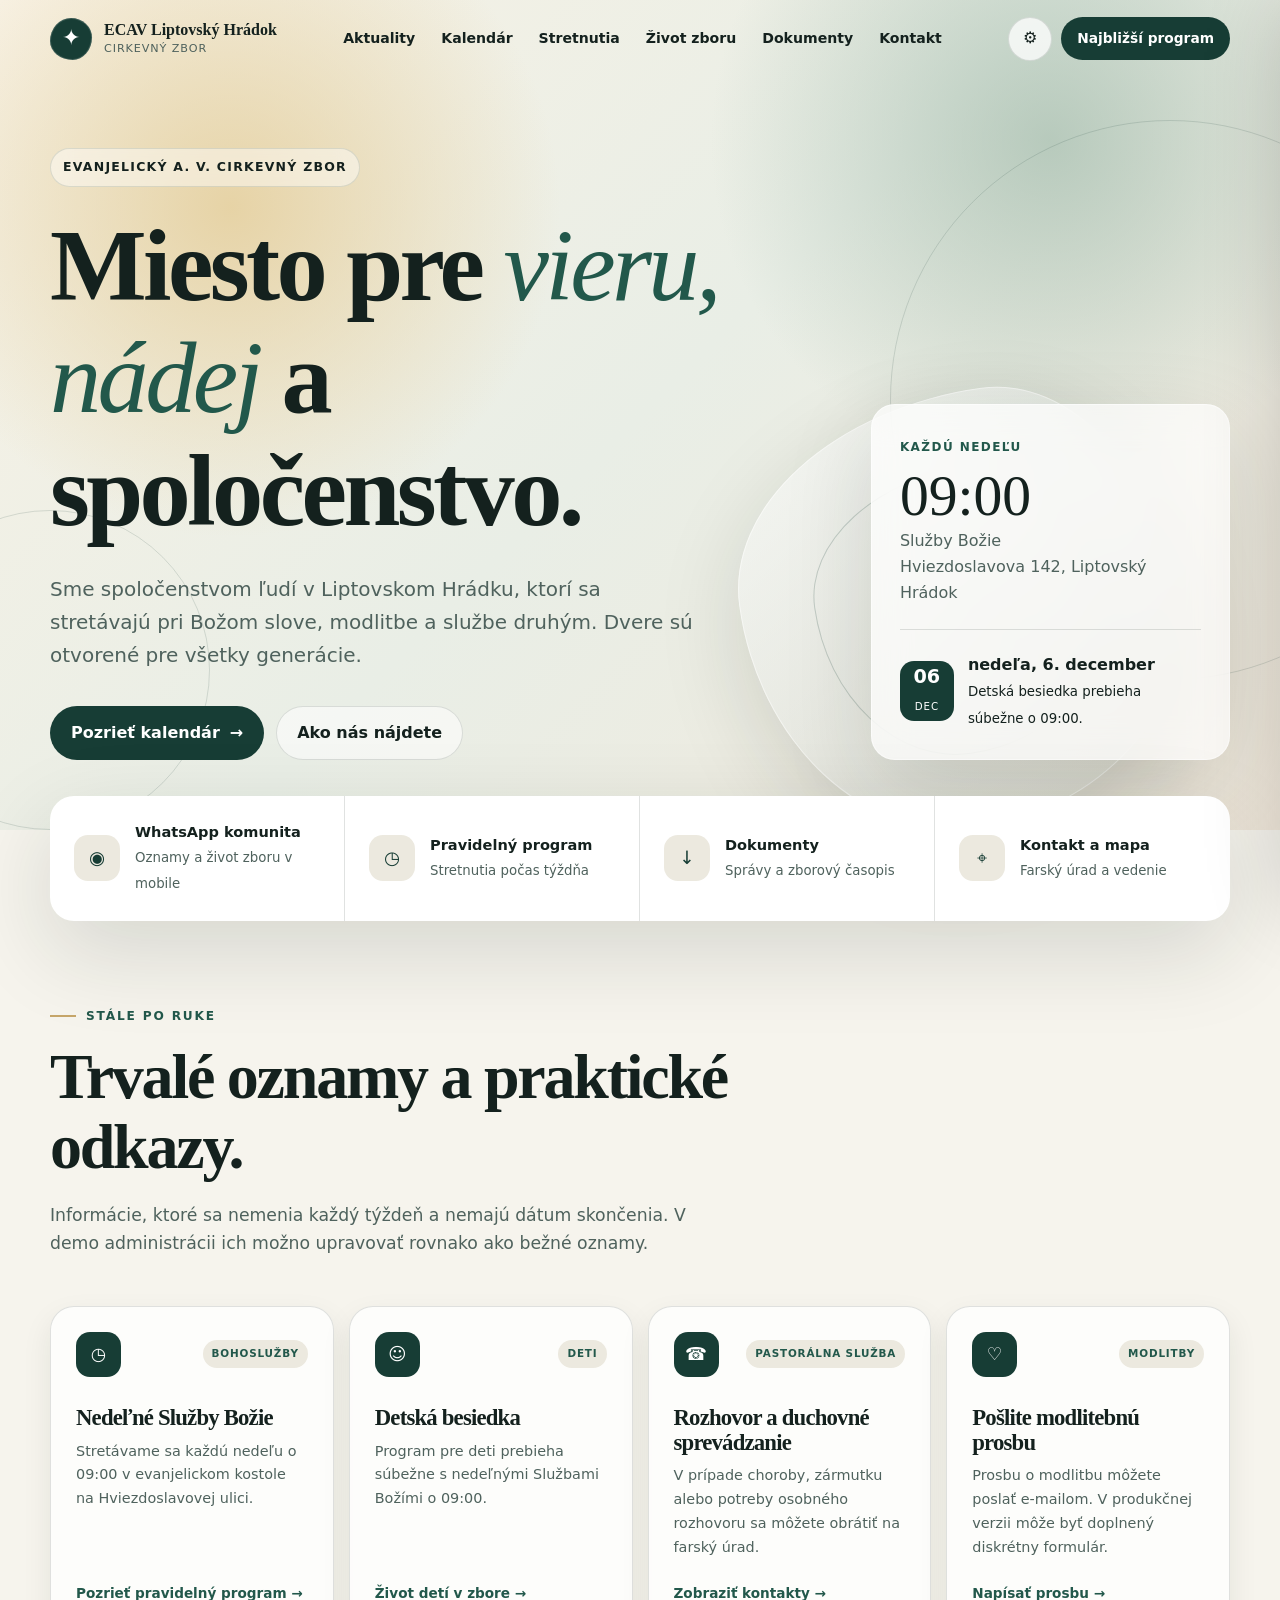
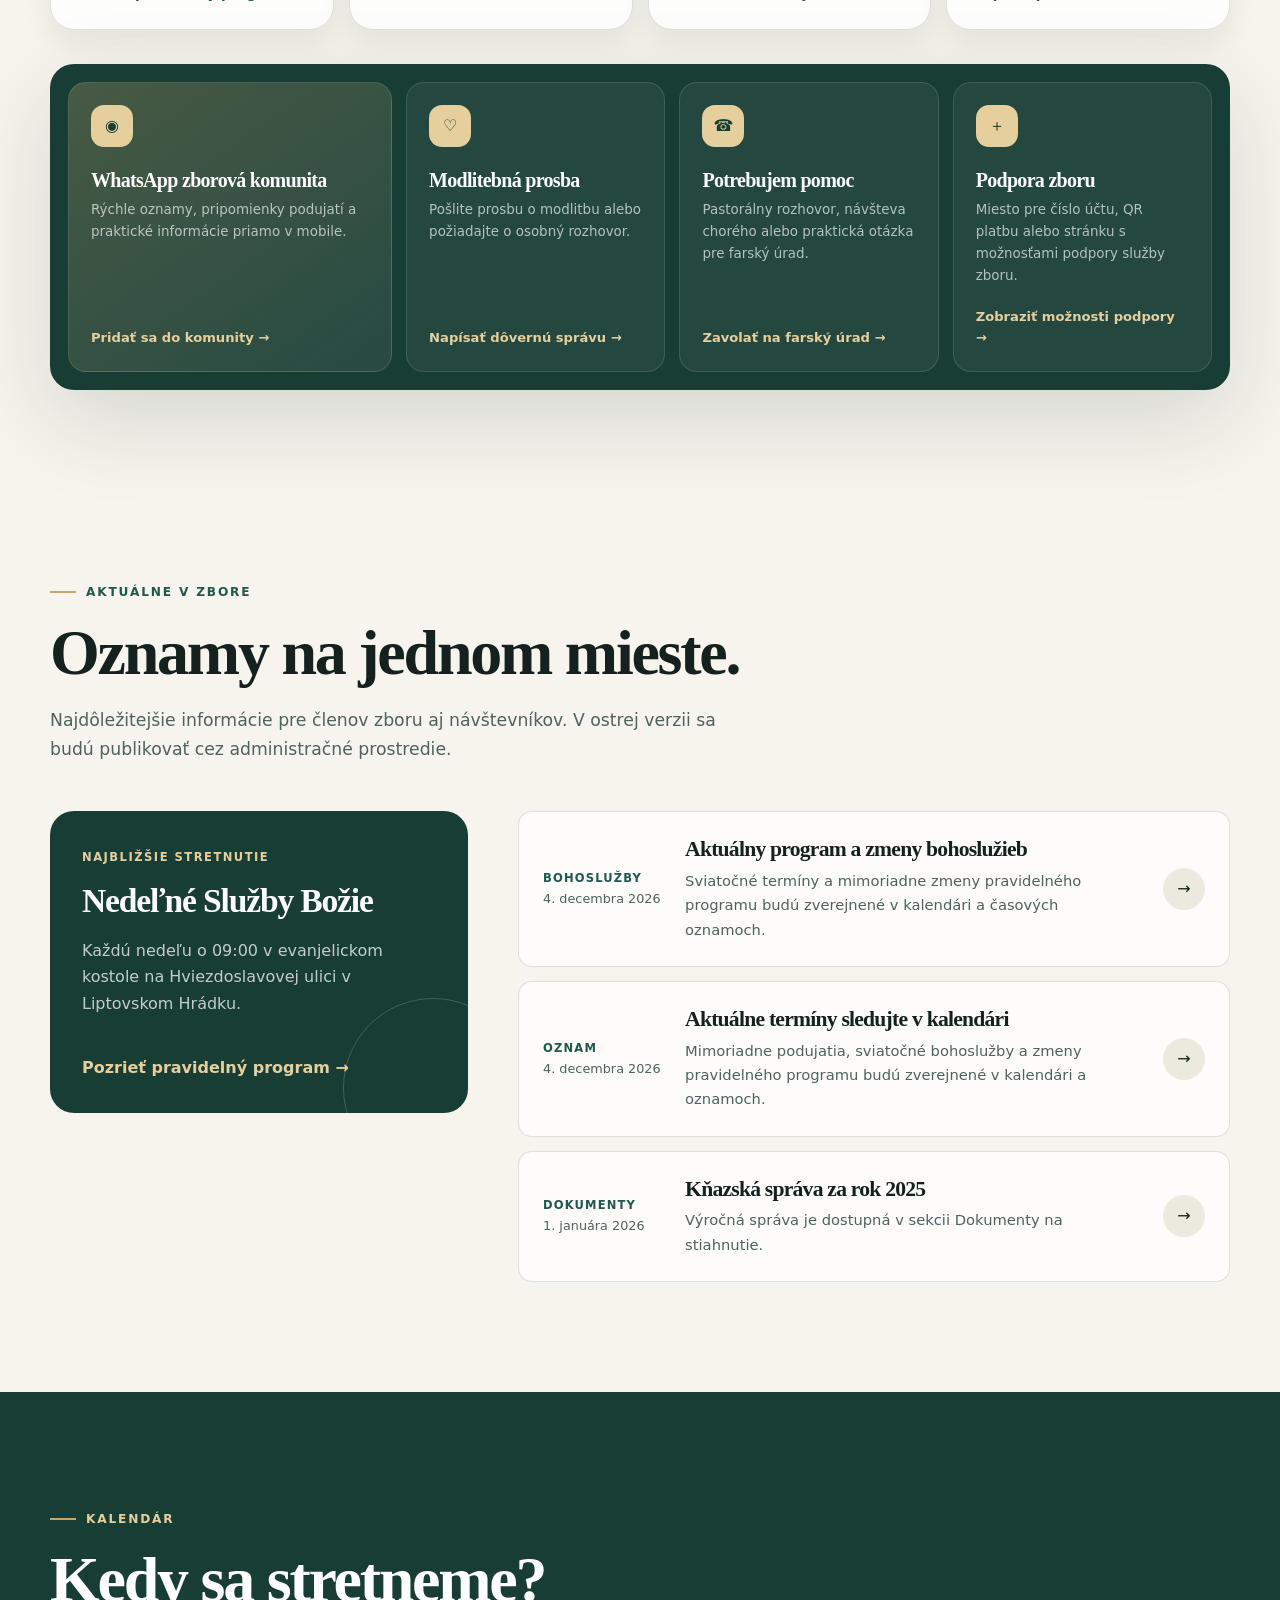
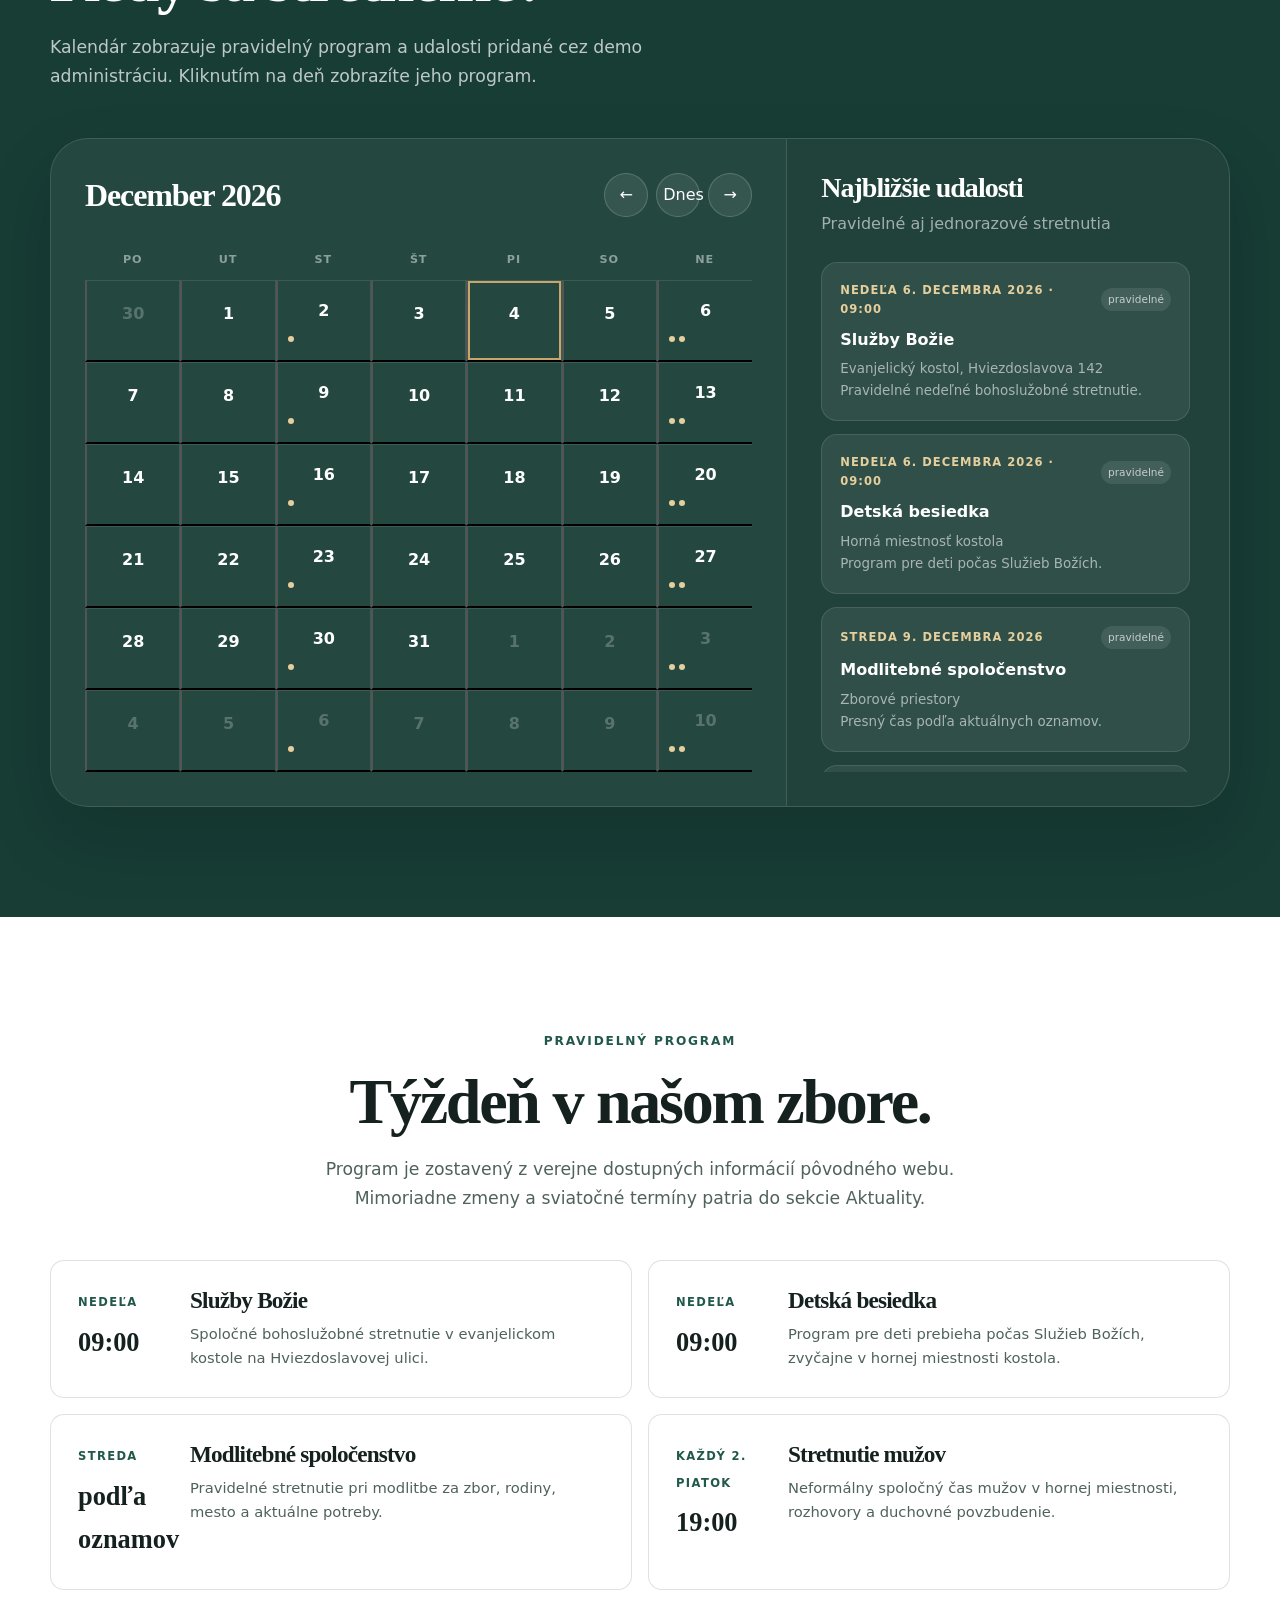
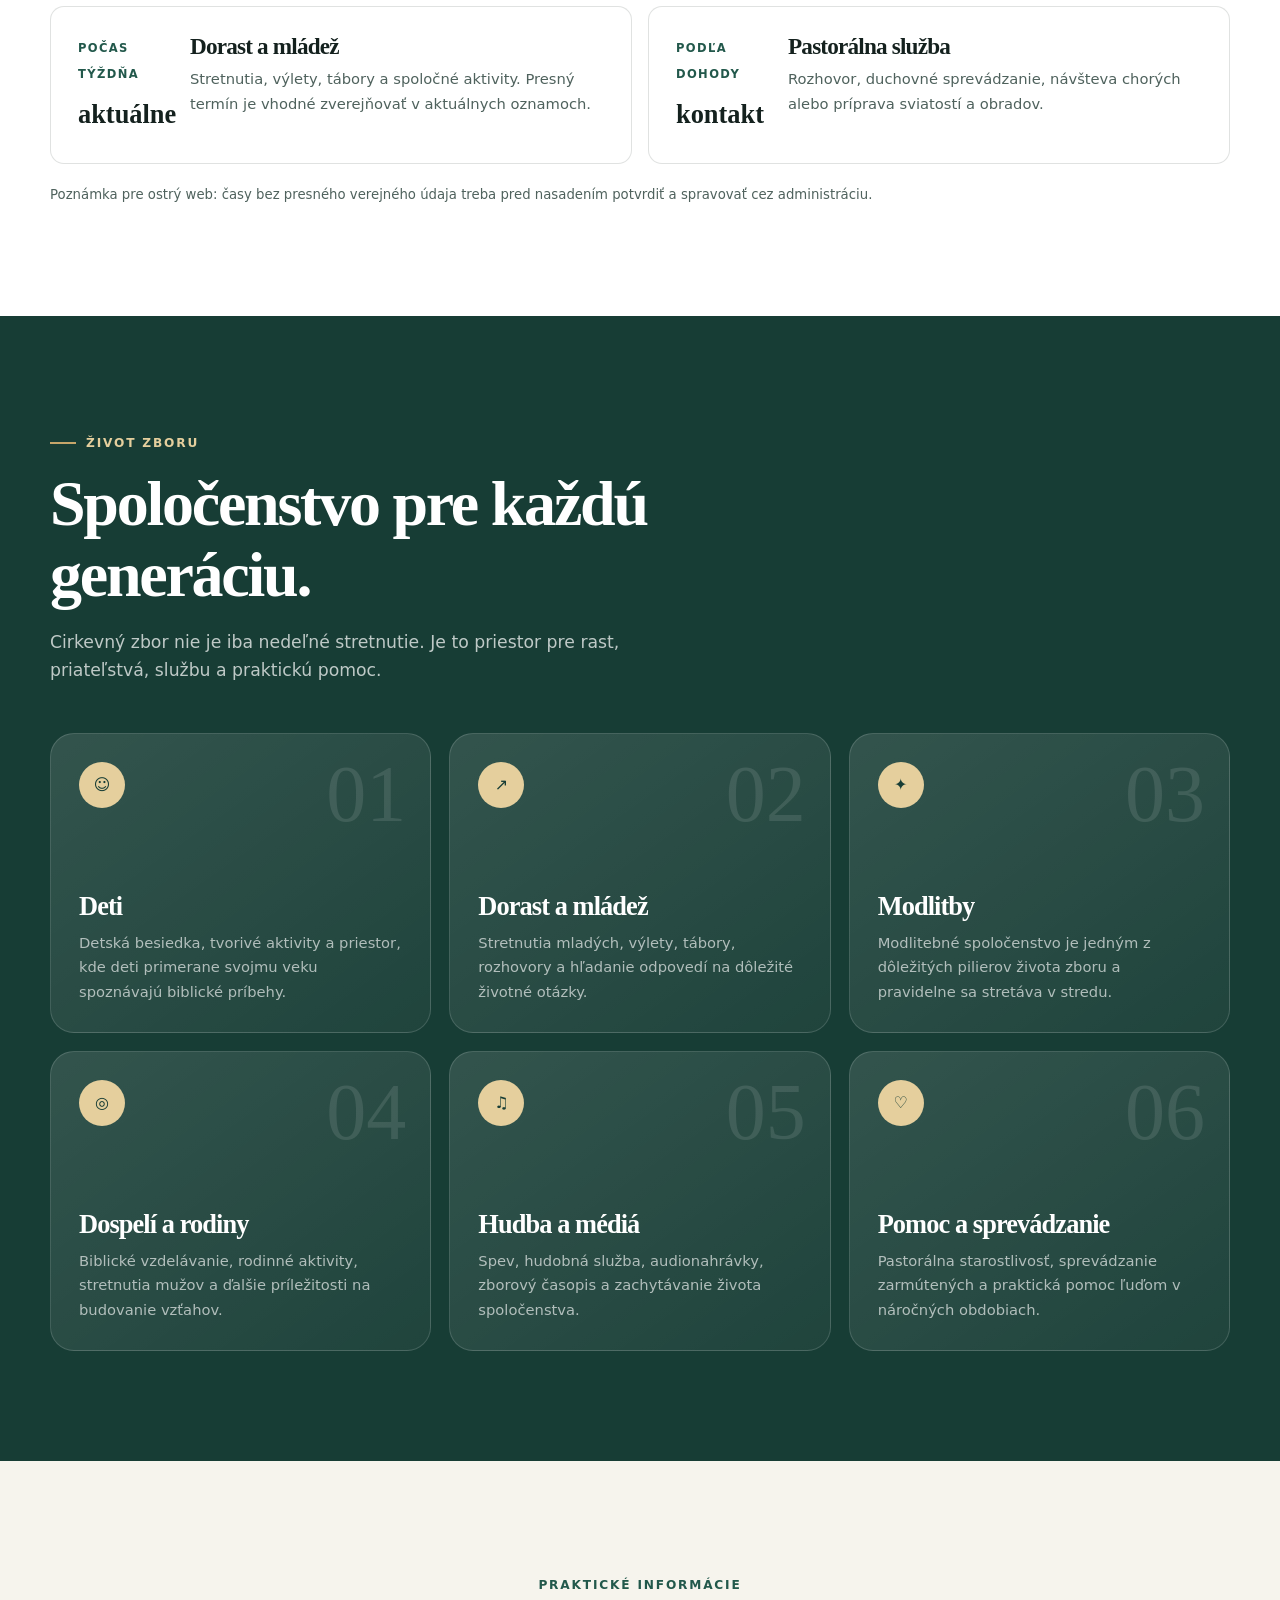
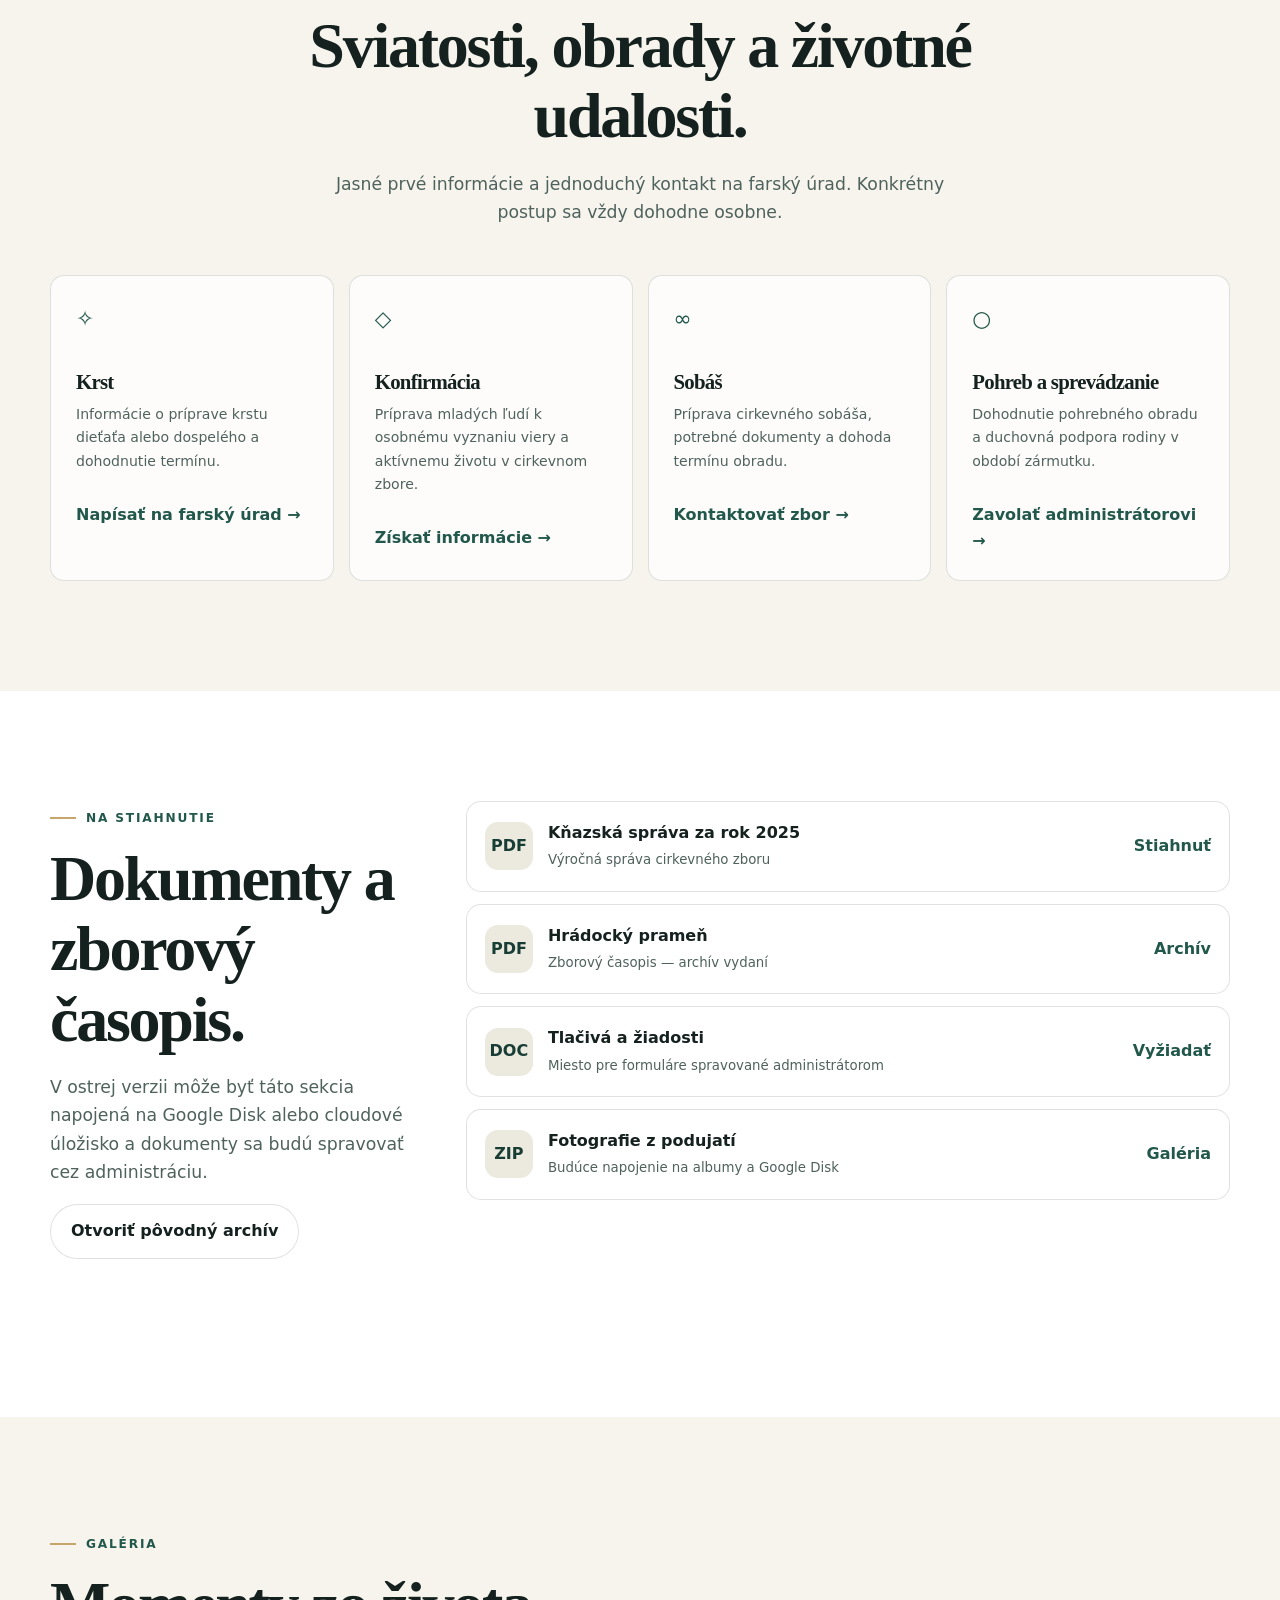
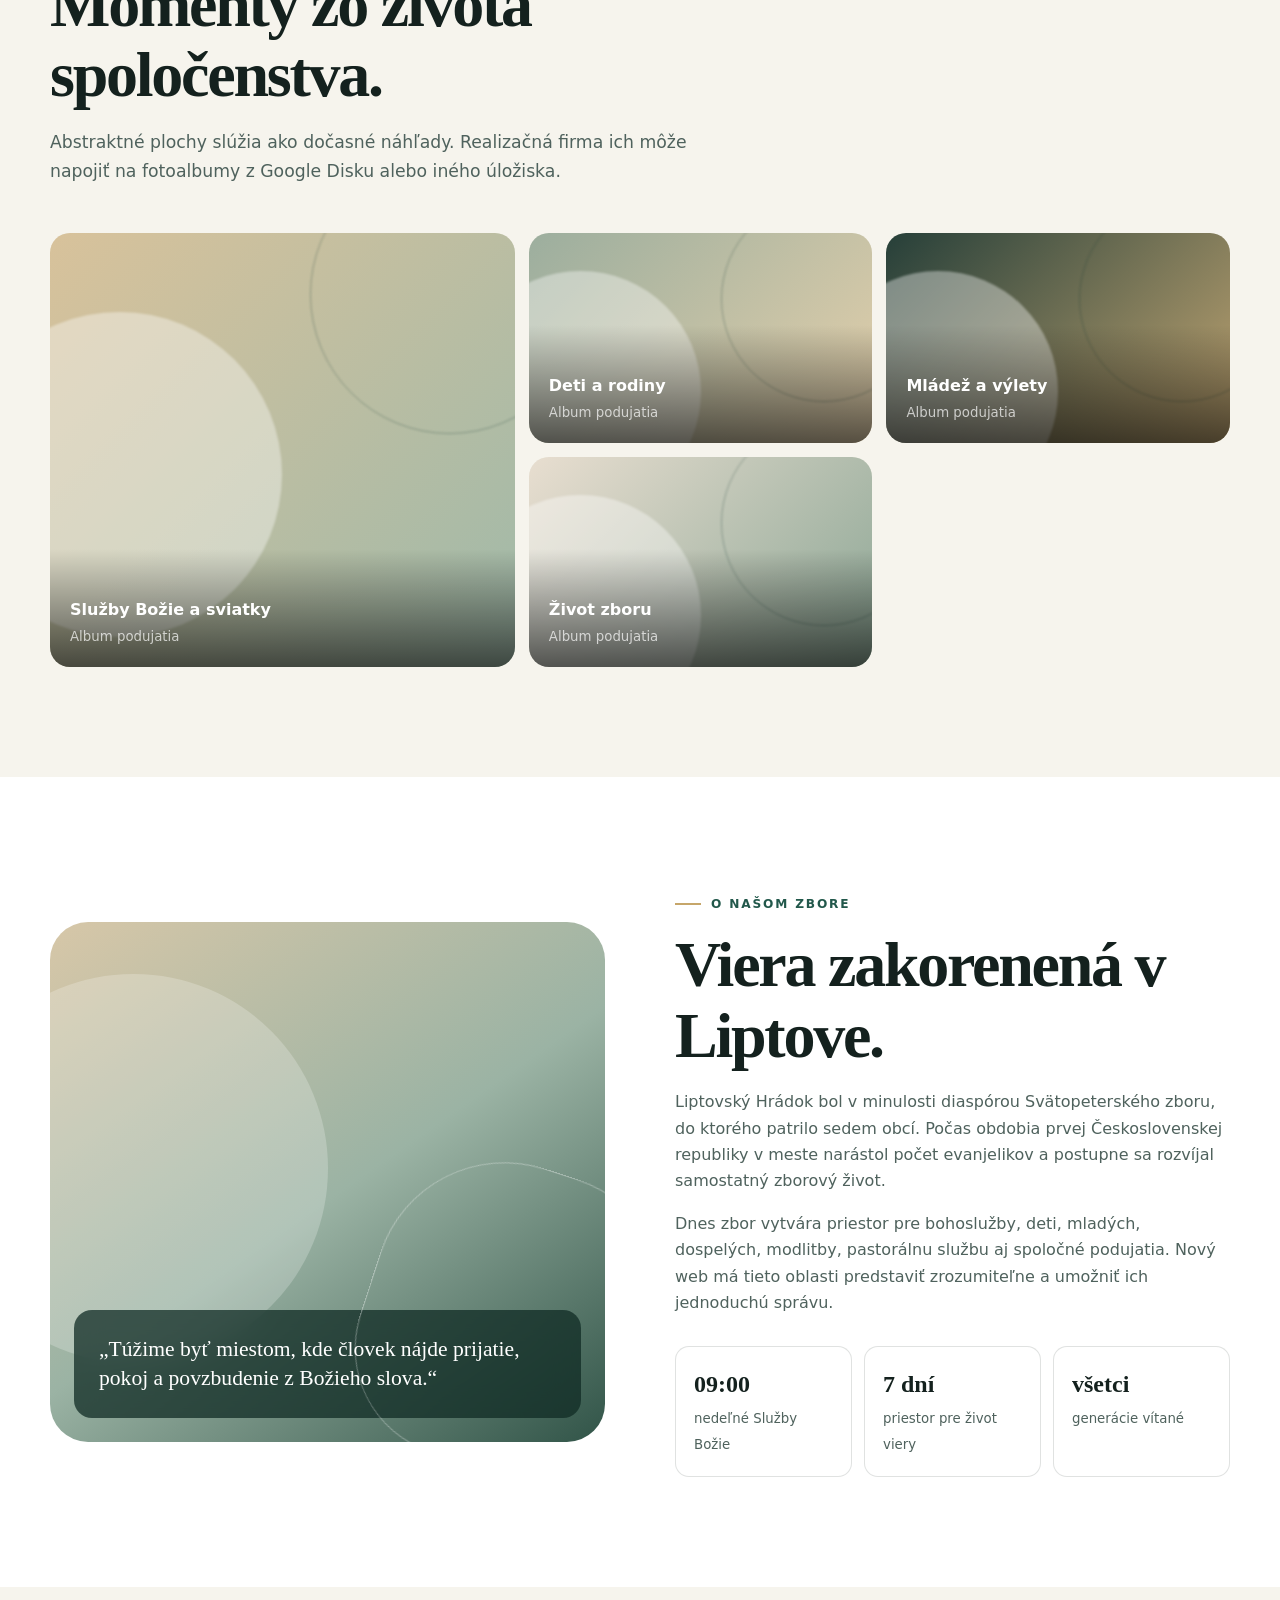
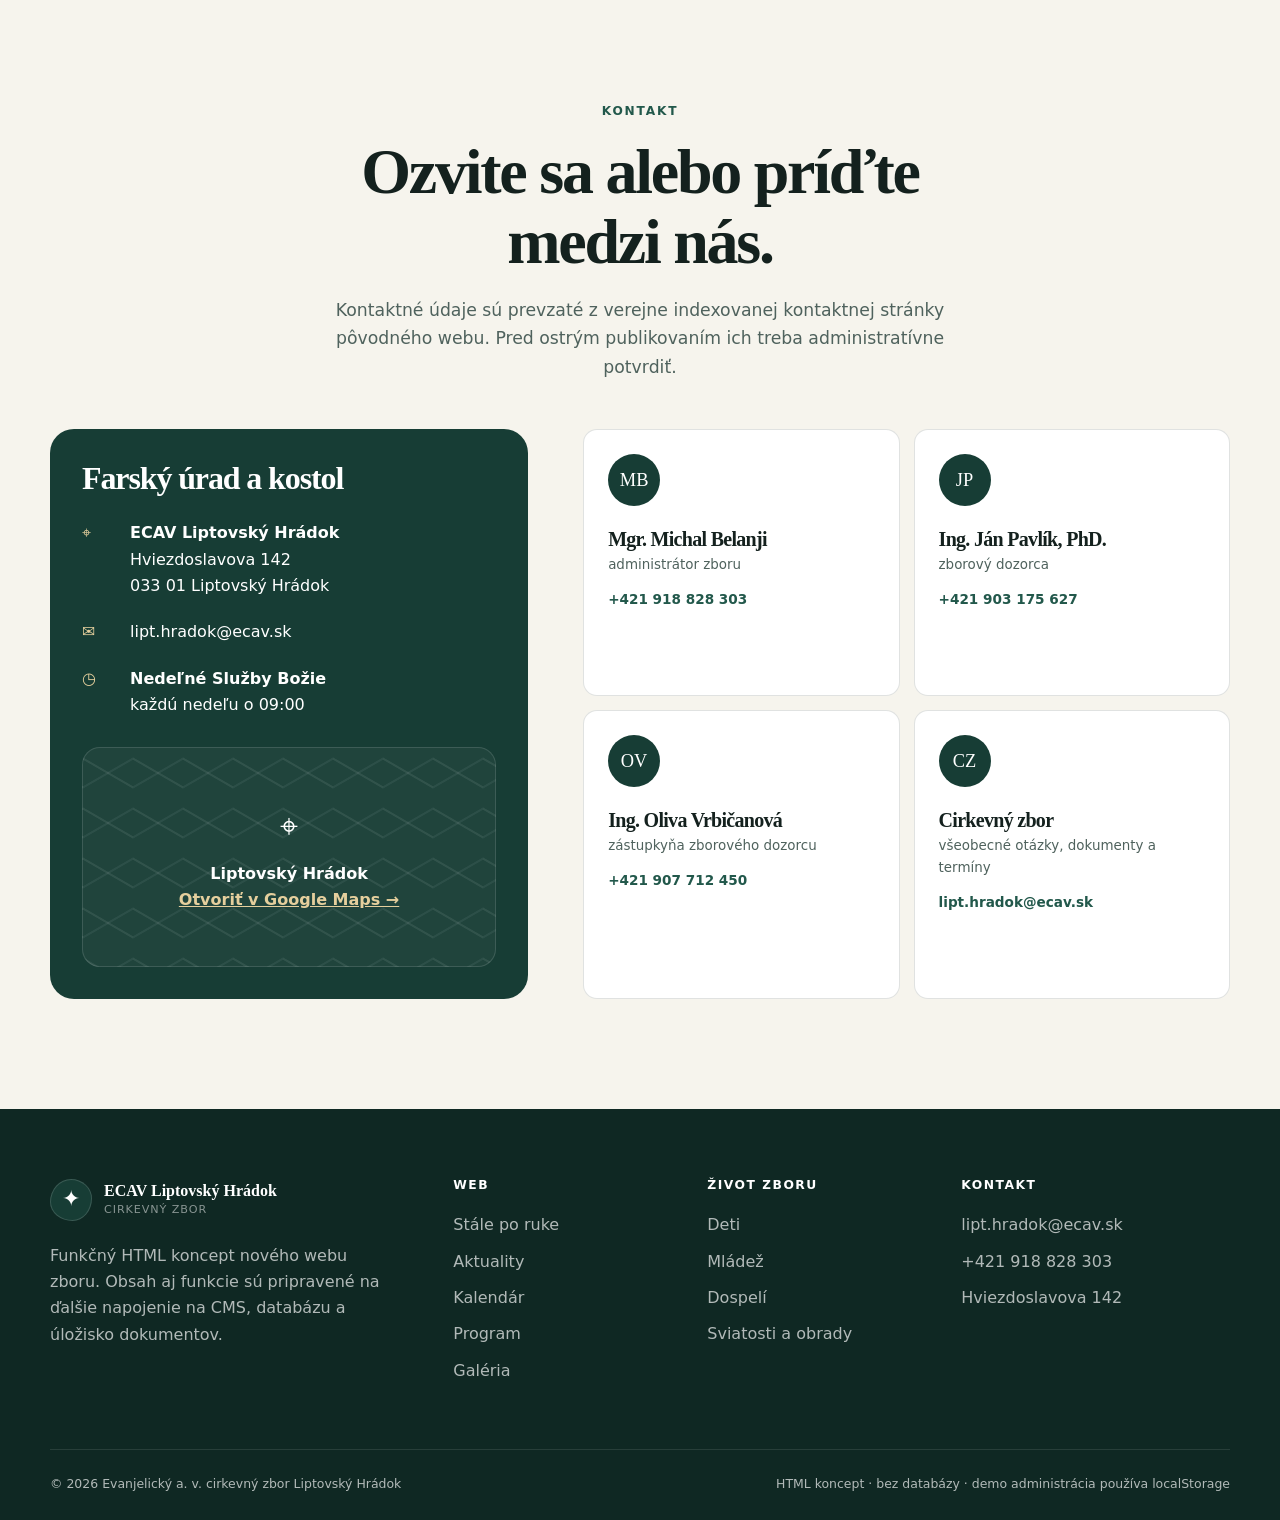
<file: ecav-lh-html-koncept-v2.html>
<!doctype html>
<html lang="sk">
<head>
  <meta charset="utf-8">
  <meta name="viewport" content="width=device-width, initial-scale=1">
  <meta name="description" content="Dizajnový a funkčný HTML koncept webu Cirkevného zboru ECAV Liptovský Hrádok.">
  <meta name="theme-color" content="#173d35">
  <title>ECAV Liptovský Hrádok | Spoločenstvo viery</title>

  <!--
    ECAV LIPTOVSKÝ HRÁDOK — FUNKČNÝ HTML KONCEPT
    ------------------------------------------------
    Účel: dizajnový prototyp bez databázy, pripravený na odovzdanie realizačnej firme.
    Závislosti: žiadne externé knižnice, fonty ani obrázky.
    Dáta: ukážkovo uložené v JavaScripte a localStorage pre demo administráciu.

    Verejné zdroje obsahu (overené 15. 7. 2026 cez indexované stránky pôvodného webu):
    - https://www.ecavlh.sk/
    - https://www.ecavlh.sk/aktualne
    - https://www.ecavlh.sk/kontakt
    - https://www.ecavlh.sk/deti
    - https://www.ecavlh.sk/dospeli
    - https://www.ecavlh.sk/dokumenty
    - https://www.ecavlh.sk/minulost
    - https://www.ecavlh.sk/obrady-a-suvisiace-sluzby

    DÔLEŽITÉ PRE REALIZAČNÚ FIRMU:
    1. Pred ostrým nasadením znova overiť osoby, telefónne čísla a pravidelné termíny.
    2. Nahradiť localStorage databázou/CMS a zaviesť reálne prihlasovanie.
    3. Dokumenty a galériu pripojiť k vybranému úložisku (Google Drive API / cloud storage).
    4. Doplnit GDPR dokumentáciu, cookies podľa reálne nasadených služieb a antispam formulárov.
    5. Trvalé oznamy sú oddelené od časových aktualít vlastnosťou `persistent`.
    6. WhatsApp a podpora zboru používajú centrálne odkazy v objekte SITE_CONFIG na konci súboru.
  -->

  <style>
    /* =========================================================
       1. DESIGN TOKENS
       ========================================================= */
    :root {
      --ink: #14211e;
      --ink-soft: #4f625d;
      --paper: #f6f4ed;
      --paper-2: #ece9df;
      --surface: rgba(255, 255, 255, 0.84);
      --surface-solid: #ffffff;
      --forest: #173d35;
      --forest-2: #22584b;
      --sage: #9fb9a9;
      --gold: #c6a66a;
      --gold-2: #e5cf9d;
      --line: rgba(20, 33, 30, 0.13);
      --danger: #9e3d3d;
      --shadow-sm: 0 12px 30px rgba(20, 33, 30, 0.08);
      --shadow-lg: 0 30px 90px rgba(20, 33, 30, 0.14);
      --radius-sm: 14px;
      --radius-md: 24px;
      --radius-lg: 38px;
      --container: 1180px;
      --header-height: 78px;
      --ease: cubic-bezier(.22, 1, .36, 1);
    }

    *, *::before, *::after { box-sizing: border-box; }
    html { scroll-behavior: smooth; scroll-padding-top: calc(var(--header-height) + 20px); }
    body {
      margin: 0;
      color: var(--ink);
      background: var(--paper);
      font-family: Inter, ui-sans-serif, system-ui, -apple-system, BlinkMacSystemFont, "Segoe UI", sans-serif;
      line-height: 1.65;
      text-rendering: optimizeLegibility;
      overflow-x: hidden;
    }
    body.admin-open { overflow: hidden; }
    button, input, textarea, select { font: inherit; }
    button, a { -webkit-tap-highlight-color: transparent; }
    a { color: inherit; }
    img, svg { display: block; max-width: 100%; }
    h1, h2, h3, h4, p { margin-top: 0; }
    h1, h2, h3 {
      font-family: Georgia, "Times New Roman", serif;
      line-height: 1.1;
      letter-spacing: -0.035em;
    }
    p:last-child { margin-bottom: 0; }
    :focus-visible { outline: 3px solid var(--gold); outline-offset: 4px; }
    [hidden] { display: none !important; }

    .container { width: min(calc(100% - 40px), var(--container)); margin-inline: auto; }
    .section { padding: 110px 0; position: relative; }
    .section--compact { padding: 75px 0; }
    .section--white { background: var(--surface-solid); }
    .section--forest { color: #fff; background: var(--forest); }
    .eyebrow {
      display: inline-flex;
      align-items: center;
      gap: 10px;
      margin-bottom: 16px;
      color: var(--forest-2);
      font-size: .76rem;
      font-weight: 800;
      letter-spacing: .15em;
      text-transform: uppercase;
    }
    .eyebrow::before { content: ""; width: 26px; height: 2px; background: var(--gold); }
    .section--forest .eyebrow { color: var(--gold-2); }
    .section-heading { max-width: 720px; margin-bottom: 48px; }
    .section-heading--center { margin-inline: auto; text-align: center; }
    .section-heading--center .eyebrow::before { display: none; }
    .section-title { margin-bottom: 18px; font-size: clamp(2.25rem, 5vw, 4.5rem); }
    .section-lead { max-width: 670px; color: var(--ink-soft); font-size: 1.08rem; }
    .section-heading--center .section-lead { margin-inline: auto; }
    .section--forest .section-lead { color: rgba(255,255,255,.72); }

    .button {
      display: inline-flex;
      min-height: 50px;
      align-items: center;
      justify-content: center;
      gap: 10px;
      padding: 13px 20px;
      border: 1px solid transparent;
      border-radius: 999px;
      color: #fff;
      background: var(--forest);
      font-weight: 750;
      text-decoration: none;
      cursor: pointer;
      transition: transform .25s var(--ease), background .25s ease, box-shadow .25s ease;
    }
    .button:hover { transform: translateY(-2px); background: var(--forest-2); box-shadow: var(--shadow-sm); }
    .button--gold { color: var(--ink); background: var(--gold-2); }
    .button--gold:hover { background: #efdbaa; }
    .button--ghost { color: var(--ink); border-color: var(--line); background: rgba(255,255,255,.55); }
    .button--ghost:hover { background: #fff; }
    .button--small { min-height: 40px; padding: 9px 15px; font-size: .86rem; }
    .button--danger { background: var(--danger); }
    .icon-button {
      width: 44px;
      height: 44px;
      display: inline-grid;
      place-items: center;
      border: 1px solid var(--line);
      border-radius: 50%;
      color: var(--ink);
      background: rgba(255,255,255,.75);
      cursor: pointer;
      transition: .2s ease;
    }
    .icon-button:hover { background: #fff; transform: translateY(-1px); }

    /* =========================================================
       2. HEADER
       ========================================================= */
    .site-header {
      position: fixed;
      inset: 0 0 auto;
      z-index: 1000;
      height: var(--header-height);
      border-bottom: 1px solid transparent;
      transition: background .25s ease, border-color .25s ease, backdrop-filter .25s ease;
    }
    .site-header.is-scrolled,
    .site-header.menu-open {
      border-color: var(--line);
      background: rgba(246,244,237,.9);
      backdrop-filter: blur(18px);
    }
    .header-inner {
      height: 100%;
      display: grid;
      grid-template-columns: auto 1fr auto;
      align-items: center;
      gap: 30px;
    }
    .brand { display: inline-flex; align-items: center; gap: 12px; text-decoration: none; }
    .brand-mark {
      width: 42px;
      height: 42px;
      display: grid;
      place-items: center;
      border-radius: 50% 50% 46% 54% / 55% 46% 54% 45%;
      color: #fff;
      background: var(--forest);
      box-shadow: inset 0 0 0 1px rgba(255,255,255,.15);
      font-family: Georgia, serif;
      font-size: 1.35rem;
    }
    .brand-copy { line-height: 1.05; }
    .brand-copy strong { display: block; font-family: Georgia, serif; font-size: 1rem; }
    .brand-copy small { color: var(--ink-soft); font-size: .7rem; letter-spacing: .08em; text-transform: uppercase; }
    .main-nav { justify-self: center; }
    .main-nav ul { display: flex; align-items: center; gap: 26px; margin: 0; padding: 0; list-style: none; }
    .main-nav a {
      position: relative;
      padding: 10px 0;
      font-size: .88rem;
      font-weight: 700;
      text-decoration: none;
    }
    .main-nav a::after {
      content: "";
      position: absolute;
      right: 0;
      bottom: 4px;
      left: 0;
      height: 2px;
      background: var(--gold);
      transform: scaleX(0);
      transform-origin: right;
      transition: transform .25s var(--ease);
    }
    .main-nav a:hover::after,
    .main-nav a.active::after { transform: scaleX(1); transform-origin: left; }
    .header-actions { display: flex; align-items: center; gap: 9px; }
    .menu-toggle { display: none; }

    /* =========================================================
       3. HERO — ABSTRAKTNÉ POZADIE BEZ OBRÁZKOV
       ========================================================= */
    .hero {
      min-height: 780px;
      display: grid;
      align-items: center;
      padding: calc(var(--header-height) + 70px) 0 70px;
      isolation: isolate;
      overflow: hidden;
      background:
        radial-gradient(circle at 18% 25%, rgba(229,207,157,.88), transparent 27%),
        radial-gradient(circle at 82% 17%, rgba(159,185,169,.68), transparent 27%),
        linear-gradient(135deg, #f8f2e5 0%, #e9eee6 50%, #f1e9dc 100%);
    }
    .hero[data-theme="dawn"] {
      background:
        radial-gradient(circle at 18% 25%, rgba(236,190,143,.78), transparent 29%),
        radial-gradient(circle at 82% 17%, rgba(179,193,180,.75), transparent 29%),
        linear-gradient(135deg, #fbf0df 0%, #e8eee9 50%, #eee2d3 100%);
    }
    .hero[data-theme="forest"] {
      color: #fff;
      background:
        radial-gradient(circle at 16% 30%, rgba(198,166,106,.38), transparent 28%),
        radial-gradient(circle at 84% 10%, rgba(110,153,132,.4), transparent 28%),
        linear-gradient(135deg, #0d2924 0%, #173d35 45%, #264f43 100%);
    }
    .hero::before,
    .hero::after {
      content: "";
      position: absolute;
      z-index: -1;
      border: 1px solid rgba(23,61,53,.14);
      border-radius: 50%;
      animation: float 12s ease-in-out infinite;
    }
    .hero::before { width: 560px; height: 560px; right: -170px; top: 120px; }
    .hero::after { width: 320px; height: 320px; left: -110px; bottom: 70px; animation-delay: -5s; }
    .hero-shape {
      position: absolute;
      z-index: -1;
      right: 8%;
      bottom: 8%;
      width: min(34vw, 460px);
      aspect-ratio: 1;
      border-radius: 62% 38% 53% 47% / 42% 55% 45% 58%;
      background: linear-gradient(145deg, rgba(255,255,255,.56), rgba(23,61,53,.1));
      box-shadow: inset 0 0 0 1px rgba(255,255,255,.45), var(--shadow-lg);
      transform: rotate(-8deg);
    }
    .hero-shape::before {
      content: "";
      position: absolute;
      inset: 17%;
      border: 1px solid rgba(23,61,53,.2);
      border-radius: inherit;
    }
    .hero-grid {
      display: grid;
      grid-template-columns: minmax(0, 1.15fr) minmax(330px, .55fr);
      align-items: end;
      gap: 70px;
    }
    .hero-copy { max-width: 780px; }
    .hero-kicker {
      display: inline-flex;
      align-items: center;
      gap: 12px;
      margin-bottom: 23px;
      padding: 8px 12px;
      border: 1px solid rgba(23,61,53,.13);
      border-radius: 999px;
      background: rgba(255,255,255,.45);
      font-size: .78rem;
      font-weight: 800;
      letter-spacing: .1em;
      text-transform: uppercase;
      backdrop-filter: blur(10px);
    }
    .hero[data-theme="forest"] .hero-kicker { border-color: rgba(255,255,255,.18); background: rgba(255,255,255,.08); }
    .hero-title { max-width: 850px; margin-bottom: 25px; font-size: clamp(3.4rem, 8vw, 7.5rem); }
    .hero-title em { color: var(--forest-2); font-weight: 400; }
    .hero[data-theme="forest"] .hero-title em { color: var(--gold-2); }
    .hero-text { max-width: 650px; margin-bottom: 34px; color: var(--ink-soft); font-size: clamp(1.05rem, 2vw, 1.25rem); }
    .hero[data-theme="forest"] .hero-text { color: rgba(255,255,255,.75); }
    .hero-actions { display: flex; flex-wrap: wrap; gap: 12px; }
    .service-card {
      position: relative;
      z-index: 2;
      padding: 28px;
      border: 1px solid rgba(255,255,255,.55);
      border-radius: var(--radius-md);
      background: rgba(255,255,255,.68);
      box-shadow: var(--shadow-lg);
      backdrop-filter: blur(18px);
    }
    .hero[data-theme="forest"] .service-card { border-color: rgba(255,255,255,.15); color: #fff; background: rgba(255,255,255,.08); }
    .service-card__label { color: var(--forest-2); font-size: .75rem; font-weight: 800; letter-spacing: .12em; text-transform: uppercase; }
    .hero[data-theme="forest"] .service-card__label { color: var(--gold-2); }
    .service-card__time { margin: 8px 0 3px; font-family: Georgia, serif; font-size: 3.6rem; line-height: 1; }
    .service-card__meta { color: var(--ink-soft); }
    .hero[data-theme="forest"] .service-card__meta { color: rgba(255,255,255,.7); }
    .service-card__divider { height: 1px; margin: 22px 0; background: var(--line); }
    .service-card__next { display: grid; grid-template-columns: 54px 1fr; gap: 14px; align-items: center; }
    .date-badge { display: grid; place-items: center; width: 54px; height: 60px; border-radius: 14px; color: #fff; background: var(--forest); }
    .date-badge strong { font-size: 1.2rem; line-height: 1; }
    .date-badge span { font-size: .64rem; letter-spacing: .09em; text-transform: uppercase; }

    /* =========================================================
       4. QUICK LINKS + ANNOUNCEMENTS
       ========================================================= */
    .quick-links { position: relative; z-index: 4; margin-top: -34px; }
    .quick-grid { display: grid; grid-template-columns: repeat(4, 1fr); border-radius: var(--radius-md); background: #fff; box-shadow: var(--shadow-lg); overflow: hidden; }
    .quick-link { width: 100%; display: grid; grid-template-columns: 46px 1fr; gap: 15px; align-items: center; padding: 24px; border: 0; border-right: 1px solid var(--line); color: inherit; background: transparent; font: inherit; text-align: left; text-decoration: none; cursor: pointer; transition: background .2s ease; }
    .quick-link:last-child { border-right: 0; }
    .quick-link:hover { background: #faf8f2; }
    .quick-icon { display: grid; place-items: center; width: 46px; height: 46px; border-radius: 14px; color: var(--forest); background: var(--paper-2); font-size: 1.15rem; }
    .quick-link strong { display: block; font-size: .91rem; }
    .quick-link small { color: var(--ink-soft); }

    .announcements-layout { display: grid; grid-template-columns: .74fr 1.26fr; gap: 50px; align-items: start; }
    .featured-note {
      position: sticky;
      top: calc(var(--header-height) + 30px);
      padding: 32px;
      border-radius: var(--radius-md);
      color: #fff;
      background: var(--forest);
      overflow: hidden;
    }
    .featured-note::after { content: ""; position: absolute; width: 180px; height: 180px; right: -55px; bottom: -65px; border: 1px solid rgba(255,255,255,.18); border-radius: 50%; }
    .featured-note__tag { color: var(--gold-2); font-size: .72rem; font-weight: 800; letter-spacing: .13em; text-transform: uppercase; }
    .featured-note h3 { margin: 13px 0 18px; font-size: 2.1rem; }
    .featured-note p { color: rgba(255,255,255,.74); }
    .featured-note a { display: inline-flex; margin-top: 22px; color: var(--gold-2); font-weight: 800; text-decoration: none; }
    .announcement-list { display: grid; gap: 14px; }
    .announcement-card {
      display: grid;
      grid-template-columns: 120px 1fr auto;
      gap: 22px;
      align-items: center;
      padding: 24px;
      border: 1px solid var(--line);
      border-radius: var(--radius-sm);
      background: rgba(255,255,255,.72);
      transition: transform .2s var(--ease), box-shadow .2s ease;
    }
    .announcement-card:hover { transform: translateY(-2px); box-shadow: var(--shadow-sm); }
    .announcement-card__category { color: var(--forest-2); font-size: .72rem; font-weight: 850; letter-spacing: .1em; text-transform: uppercase; }
    .announcement-card h3 { margin: 2px 0 7px; font-size: 1.35rem; }
    .announcement-card p { margin-bottom: 0; color: var(--ink-soft); font-size: .92rem; }
    .announcement-card__date { color: var(--ink-soft); font-size: .8rem; }
    .arrow-link { display: inline-grid; place-items: center; width: 42px; height: 42px; border-radius: 50%; background: var(--paper-2); text-decoration: none; }
    .empty-state { padding: 28px; border: 1px dashed var(--line); border-radius: var(--radius-sm); color: var(--ink-soft); text-align: center; }

    /* Trvalé oznamy nie sú viazané na dátum a zostávajú stále po ruke. */
    .permanent-section { padding-top: 78px; }
    .permanent-grid { display: grid; grid-template-columns: repeat(4, 1fr); gap: 15px; }
    .permanent-card {
      min-height: 245px;
      display: flex;
      flex-direction: column;
      padding: 25px;
      border: 1px solid var(--line);
      border-radius: var(--radius-md);
      background: rgba(255,255,255,.78);
      box-shadow: var(--shadow-sm);
      transition: transform .22s var(--ease), border-color .22s ease, box-shadow .22s ease;
    }
    .permanent-card:hover { transform: translateY(-3px); border-color: rgba(23,61,53,.28); box-shadow: var(--shadow-lg); }
    .permanent-card__top { display: flex; align-items: center; justify-content: space-between; gap: 15px; margin-bottom: 28px; }
    .permanent-card__icon { width: 45px; height: 45px; display: grid; place-items: center; border-radius: 14px; color: #fff; background: var(--forest); font-size: 1.1rem; }
    .permanent-card__badge { padding: 5px 9px; border-radius: 999px; color: var(--forest-2); background: var(--paper-2); font-size: .65rem; font-weight: 850; letter-spacing: .08em; text-transform: uppercase; }
    .permanent-card h3 { margin-bottom: 10px; font-size: 1.42rem; }
    .permanent-card p { margin-bottom: 22px; color: var(--ink-soft); font-size: .9rem; }
    .permanent-card a { margin-top: auto; color: var(--forest-2); font-size: .85rem; font-weight: 850; text-decoration: none; }

    .community-tools {
      display: grid;
      grid-template-columns: 1.25fr repeat(3, 1fr);
      gap: 14px;
      margin-top: 34px;
      padding: 18px;
      border-radius: var(--radius-md);
      color: #fff;
      background: var(--forest);
      box-shadow: var(--shadow-lg);
    }
    .community-tool {
      min-height: 178px;
      display: flex;
      flex-direction: column;
      align-items: flex-start;
      padding: 22px;
      border: 1px solid rgba(255,255,255,.12);
      border-radius: 18px;
      background: rgba(255,255,255,.06);
    }
    .community-tool--primary { background: linear-gradient(145deg, rgba(198,166,106,.28), rgba(255,255,255,.07)); }
    .community-tool__icon { display: grid; place-items: center; width: 42px; height: 42px; margin-bottom: 22px; border-radius: 13px; color: var(--forest); background: var(--gold-2); }
    .community-tool h3 { margin-bottom: 8px; font-size: 1.25rem; }
    .community-tool p { margin-bottom: 18px; color: rgba(255,255,255,.66); font-size: .84rem; }
    .community-tool a,
    .community-tool button { margin-top: auto; padding: 0; border: 0; color: var(--gold-2); background: transparent; font-size: .82rem; font-weight: 850; text-align: left; text-decoration: none; cursor: pointer; }
    .community-tool button:hover,
    .community-tool a:hover { color: #fff; }

    .checkbox-row { display: flex; align-items: flex-start; gap: 10px; padding: 12px; border: 1px solid var(--line); border-radius: 10px; background: #fff; }
    .checkbox-row input { width: 18px; height: 18px; margin-top: 2px; accent-color: var(--forest); }
    .checkbox-row span { color: var(--ink-soft); font-size: .8rem; }
    .checkbox-row strong { display: block; color: var(--ink); font-size: .82rem; }

    /* =========================================================
       5. CALENDAR
       ========================================================= */
    .calendar-shell { display: grid; grid-template-columns: minmax(0, 1.25fr) minmax(300px, .75fr); overflow: hidden; border: 1px solid rgba(255,255,255,.12); border-radius: var(--radius-lg); background: rgba(255,255,255,.06); box-shadow: 0 30px 70px rgba(0,0,0,.14); }
    .calendar-main { padding: 34px; border-right: 1px solid rgba(255,255,255,.12); }
    .calendar-toolbar { display: flex; align-items: center; justify-content: space-between; gap: 18px; margin-bottom: 24px; }
    .calendar-title { margin: 0; font-size: 2rem; }
    .calendar-controls { display: flex; gap: 8px; }
    .calendar-controls .icon-button { color: #fff; border-color: rgba(255,255,255,.18); background: rgba(255,255,255,.08); }
    .calendar-weekdays,
    .calendar-grid { display: grid; grid-template-columns: repeat(7, 1fr); }
    .calendar-weekdays span { padding: 10px; color: rgba(255,255,255,.48); font-size: .7rem; font-weight: 850; letter-spacing: .08em; text-align: center; text-transform: uppercase; }
    .calendar-day {
      min-height: 82px;
      position: relative;
      padding: 10px;
      border-top: 1px solid rgba(255,255,255,.1);
      border-right: 1px solid rgba(255,255,255,.1);
      color: #fff;
      background: transparent;
      cursor: pointer;
      transition: background .2s ease;
    }
    .calendar-day:nth-child(7n) { border-right: 0; }
    .calendar-day:hover { background: rgba(255,255,255,.07); }
    .calendar-day.is-outside { color: rgba(255,255,255,.24); }
    .calendar-day.is-today { box-shadow: inset 0 0 0 2px var(--gold); }
    .calendar-day.is-selected { background: rgba(198,166,106,.18); }
    .calendar-day__number { font-weight: 750; }
    .calendar-day__dots { display: flex; flex-wrap: wrap; gap: 4px; margin-top: 12px; }
    .calendar-dot { width: 6px; height: 6px; border-radius: 50%; background: var(--gold-2); }
    .calendar-dot--custom { background: #b7d9cb; }
    .events-panel { padding: 34px; background: rgba(0,0,0,.08); }
    .events-panel h3 { margin-bottom: 7px; font-size: 1.75rem; }
    .events-panel__subtitle { margin-bottom: 24px; color: rgba(255,255,255,.58); }
    .event-feed { display: grid; gap: 13px; max-height: 510px; overflow: auto; padding-right: 5px; }
    .event-card { padding: 18px; border: 1px solid rgba(255,255,255,.11); border-radius: 16px; background: rgba(255,255,255,.07); }
    .event-card__top { display: flex; align-items: center; justify-content: space-between; gap: 12px; margin-bottom: 8px; }
    .event-card__date { color: var(--gold-2); font-size: .72rem; font-weight: 850; letter-spacing: .09em; text-transform: uppercase; }
    .event-card__type { padding: 3px 7px; border-radius: 999px; color: rgba(255,255,255,.7); background: rgba(255,255,255,.09); font-size: .66rem; }
    .event-card h4 { margin-bottom: 5px; font-size: 1rem; }
    .event-card p { color: rgba(255,255,255,.58); font-size: .84rem; }

    /* =========================================================
       6. WEEKLY PROGRAM + LIFE
       ========================================================= */
    .program-grid { display: grid; grid-template-columns: repeat(2, 1fr); gap: 16px; }
    .program-item {
      display: grid;
      grid-template-columns: 90px 1fr;
      gap: 22px;
      padding: 27px;
      border: 1px solid var(--line);
      border-radius: var(--radius-sm);
      background: #fff;
    }
    .program-day { color: var(--forest-2); font-size: .72rem; font-weight: 850; letter-spacing: .12em; text-transform: uppercase; }
    .program-time { display: block; margin-top: 6px; font-family: Georgia, serif; font-size: 1.65rem; }
    .program-item h3 { margin-bottom: 8px; font-size: 1.45rem; }
    .program-item p { color: var(--ink-soft); font-size: .92rem; }
    .program-note { margin-top: 20px; color: var(--ink-soft); font-size: .83rem; }

    .life-grid { display: grid; grid-template-columns: repeat(3, 1fr); gap: 18px; }
    .life-card {
      min-height: 300px;
      display: flex;
      flex-direction: column;
      justify-content: flex-end;
      position: relative;
      padding: 28px;
      border: 1px solid rgba(255,255,255,.15);
      border-radius: var(--radius-md);
      background: linear-gradient(145deg, rgba(255,255,255,.12), rgba(255,255,255,.04));
      overflow: hidden;
    }
    .life-card::before { content: attr(data-number); position: absolute; top: 20px; right: 24px; color: rgba(255,255,255,.11); font-family: Georgia, serif; font-size: 5rem; line-height: 1; }
    .life-card__icon { width: 46px; height: 46px; display: grid; place-items: center; margin-bottom: auto; border-radius: 50%; color: var(--forest); background: var(--gold-2); }
    .life-card h3 { margin: 30px 0 10px; font-size: 1.65rem; }
    .life-card p { color: rgba(255,255,255,.64); font-size: .92rem; }

    /* =========================================================
       7. PRACTICAL, DOCUMENTS, GALLERY, ABOUT, CONTACT
       ========================================================= */
    .practical-grid { display: grid; grid-template-columns: repeat(4, 1fr); gap: 15px; }
    .practical-card { padding: 25px; border: 1px solid var(--line); border-radius: var(--radius-sm); background: rgba(255,255,255,.72); }
    .practical-card__icon { margin-bottom: 35px; color: var(--forest-2); font-size: 1.35rem; }
    .practical-card h3 { margin-bottom: 9px; font-size: 1.3rem; }
    .practical-card p { color: var(--ink-soft); font-size: .88rem; }
    .practical-card a { display: inline-flex; margin-top: 15px; color: var(--forest-2); font-weight: 800; text-decoration: none; }

    .documents-shell { display: grid; grid-template-columns: .65fr 1.35fr; gap: 48px; align-items: start; }
    .document-list { display: grid; gap: 12px; }
    .document-item { display: grid; grid-template-columns: 48px 1fr auto; gap: 15px; align-items: center; padding: 18px; border: 1px solid var(--line); border-radius: 15px; background: #fff; }
    .document-icon { width: 48px; height: 48px; display: grid; place-items: center; border-radius: 13px; color: var(--forest); background: var(--paper-2); font-weight: 850; }
    .document-item strong { display: block; }
    .document-item small { color: var(--ink-soft); }
    .document-item a { color: var(--forest-2); font-weight: 800; text-decoration: none; }

    .gallery-grid { display: grid; grid-template-columns: 1.15fr .85fr .85fr; grid-auto-rows: 210px; gap: 14px; }
    .gallery-card { position: relative; border-radius: 20px; overflow: hidden; background: var(--paper-2); }
    .gallery-card:first-child { grid-row: span 2; }
    .gallery-art { position: absolute; inset: 0; overflow: hidden; background: linear-gradient(135deg, #d8c29b, #9fb9a9); }
    .gallery-art::before,
    .gallery-art::after { content: ""; position: absolute; border-radius: 50%; filter: blur(1px); }
    .gallery-art::before { width: 70%; aspect-ratio: 1; left: -20%; top: 18%; background: rgba(255,255,255,.38); }
    .gallery-art::after { width: 60%; aspect-ratio: 1; right: -16%; top: -18%; border: 1px solid rgba(23,61,53,.3); }
    .gallery-card:nth-child(2) .gallery-art { background: linear-gradient(135deg, #9cae9e, #e4d0ab); }
    .gallery-card:nth-child(3) .gallery-art { background: linear-gradient(135deg, #263f39, #bfa471); }
    .gallery-card:nth-child(4) .gallery-art { background: linear-gradient(135deg, #e8ded0, #8ca695); }
    .gallery-overlay { position: absolute; inset: auto 0 0; padding: 48px 20px 18px; color: #fff; background: linear-gradient(transparent, rgba(0,0,0,.62)); }
    .gallery-overlay strong { display: block; }
    .gallery-overlay small { color: rgba(255,255,255,.7); }

    .about-grid { display: grid; grid-template-columns: 1fr 1fr; gap: 70px; align-items: center; }
    .about-art { min-height: 520px; position: relative; border-radius: var(--radius-lg); background: linear-gradient(145deg, #d7c7a8, #9bb3a4 52%, #315448); overflow: hidden; }
    .about-art::before { content: ""; position: absolute; width: 70%; aspect-ratio: 1; left: -20%; top: 10%; border-radius: 50%; background: rgba(255,255,255,.22); }
    .about-art::after { content: ""; position: absolute; width: 55%; aspect-ratio: 1; right: -12%; bottom: -6%; border: 1px solid rgba(255,255,255,.34); border-radius: 48% 52% 60% 40%; transform: rotate(18deg); }
    .about-quote { position: absolute; right: 24px; bottom: 24px; left: 24px; padding: 25px; border-radius: 18px; color: #fff; background: rgba(15,42,36,.74); backdrop-filter: blur(14px); }
    .about-quote p { font-family: Georgia, serif; font-size: 1.35rem; line-height: 1.35; }
    .about-copy p { color: var(--ink-soft); }
    .about-stats { display: grid; grid-template-columns: repeat(3, 1fr); gap: 12px; margin-top: 30px; }
    .about-stat { padding: 18px; border: 1px solid var(--line); border-radius: 14px; background: #fff; }
    .about-stat strong { display: block; font-family: Georgia, serif; font-size: 1.5rem; }
    .about-stat small { color: var(--ink-soft); }

    .contact-grid { display: grid; grid-template-columns: .85fr 1.15fr; gap: 55px; }
    .contact-card { padding: 32px; border-radius: var(--radius-md); color: #fff; background: var(--forest); }
    .contact-card h3 { margin-bottom: 24px; font-size: 2rem; }
    .contact-row { display: grid; grid-template-columns: 34px 1fr; gap: 14px; margin-top: 20px; }
    .contact-row span:first-child { color: var(--gold-2); }
    .contact-row a { color: #fff; text-decoration: none; }
    .contact-map {
      min-height: 220px;
      display: grid;
      place-items: center;
      margin-top: 28px;
      border: 1px solid rgba(255,255,255,.13);
      border-radius: 18px;
      background:
        linear-gradient(30deg, transparent 48%, rgba(255,255,255,.08) 49%, rgba(255,255,255,.08) 51%, transparent 52%) 0 0 / 50px 50px,
        linear-gradient(-30deg, transparent 48%, rgba(255,255,255,.06) 49%, rgba(255,255,255,.06) 51%, transparent 52%) 0 0 / 50px 50px,
        rgba(255,255,255,.04);
      text-align: center;
    }
    .contact-map a { color: var(--gold-2); font-weight: 800; }
    .team-grid { display: grid; grid-template-columns: repeat(2, 1fr); gap: 14px; }
    .team-card { padding: 24px; border: 1px solid var(--line); border-radius: var(--radius-sm); background: #fff; }
    .team-avatar { width: 52px; height: 52px; display: grid; place-items: center; margin-bottom: 22px; border-radius: 50%; color: #fff; background: var(--forest); font-family: Georgia, serif; font-size: 1.15rem; }
    .team-card h3 { margin-bottom: 4px; font-size: 1.25rem; }
    .team-card p { margin-bottom: 12px; color: var(--ink-soft); font-size: .84rem; }
    .team-card a { display: block; color: var(--forest-2); font-size: .85rem; font-weight: 750; text-decoration: none; }

    /* =========================================================
       8. FOOTER
       ========================================================= */
    .site-footer { padding: 70px 0 25px; color: rgba(255,255,255,.68); background: #0f2823; }
    .footer-grid { display: grid; grid-template-columns: 1.2fr .7fr .7fr .9fr; gap: 45px; }
    .footer-brand .brand { color: #fff; }
    .footer-brand .brand-copy small { color: rgba(255,255,255,.5); }
    .footer-brand p { max-width: 340px; margin-top: 22px; }
    .footer-col h3 { margin-bottom: 20px; color: #fff; font-family: inherit; font-size: .77rem; letter-spacing: .12em; text-transform: uppercase; }
    .footer-col a { display: block; margin: 10px 0; color: rgba(255,255,255,.68); text-decoration: none; }
    .footer-col a:hover { color: var(--gold-2); }
    .footer-bottom { display: flex; justify-content: space-between; gap: 20px; margin-top: 55px; padding-top: 24px; border-top: 1px solid rgba(255,255,255,.1); font-size: .78rem; }

    /* =========================================================
       9. DEMO ADMIN PANEL
       ========================================================= */
    .admin-backdrop { position: fixed; inset: 0; z-index: 1900; opacity: 0; pointer-events: none; background: rgba(6,20,17,.58); backdrop-filter: blur(4px); transition: opacity .25s ease; }
    .admin-backdrop.is-open { opacity: 1; pointer-events: auto; }
    .admin-panel {
      position: fixed;
      z-index: 2000;
      top: 0;
      right: 0;
      width: min(560px, 100%);
      height: 100dvh;
      padding: 26px;
      background: #f7f5ef;
      box-shadow: -20px 0 80px rgba(0,0,0,.2);
      overflow: auto;
      transform: translateX(105%);
      transition: transform .35s var(--ease);
    }
    .admin-panel.is-open { transform: translateX(0); }
    .admin-header { display: flex; align-items: start; justify-content: space-between; gap: 20px; margin-bottom: 24px; }
    .admin-header h2 { margin-bottom: 7px; font-size: 2rem; }
    .admin-header p { color: var(--ink-soft); font-size: .84rem; }
    .admin-demo-alert { margin-bottom: 20px; padding: 13px 15px; border: 1px solid #ead29d; border-radius: 12px; color: #694e17; background: #fff4d7; font-size: .8rem; }
    .admin-tabs { display: grid; grid-template-columns: repeat(3, 1fr); gap: 7px; margin-bottom: 20px; padding: 5px; border-radius: 14px; background: var(--paper-2); }
    .admin-tab { padding: 10px; border: 0; border-radius: 10px; color: var(--ink-soft); background: transparent; font-weight: 750; cursor: pointer; }
    .admin-tab.is-active { color: var(--ink); background: #fff; box-shadow: 0 4px 14px rgba(0,0,0,.06); }
    .admin-view { display: none; }
    .admin-view.is-active { display: block; }
    .form-grid { display: grid; grid-template-columns: 1fr 1fr; gap: 13px; }
    .field { display: grid; gap: 6px; }
    .field--full { grid-column: 1 / -1; }
    .field label { font-size: .76rem; font-weight: 800; }
    .field input,
    .field textarea,
    .field select { width: 100%; min-height: 44px; padding: 10px 12px; border: 1px solid var(--line); border-radius: 10px; color: var(--ink); background: #fff; }
    .field textarea { min-height: 105px; resize: vertical; }
    .form-actions { display: flex; flex-wrap: wrap; gap: 8px; margin-top: 16px; }
    .admin-items { display: grid; gap: 10px; margin-top: 22px; }
    .admin-item { display: grid; grid-template-columns: 1fr auto; gap: 12px; align-items: center; padding: 13px; border: 1px solid var(--line); border-radius: 12px; background: #fff; }
    .admin-item strong { display: block; font-size: .88rem; }
    .admin-item small { color: var(--ink-soft); }
    .admin-item__actions { display: flex; gap: 6px; }
    .admin-mini-button { padding: 6px 9px; border: 1px solid var(--line); border-radius: 8px; background: #fff; font-size: .72rem; font-weight: 750; cursor: pointer; }
    .theme-options { display: grid; grid-template-columns: repeat(3, 1fr); gap: 10px; }
    .theme-option { min-height: 100px; padding: 12px; border: 2px solid transparent; border-radius: 14px; cursor: pointer; }
    .theme-option.is-active { border-color: var(--forest); }
    .theme-option[data-theme-choice="default"] { background: linear-gradient(135deg, #f4dfb8, #b9cebf); }
    .theme-option[data-theme-choice="dawn"] { background: linear-gradient(135deg, #f2c797, #b6c8bb); }
    .theme-option[data-theme-choice="forest"] { color: #fff; background: linear-gradient(135deg, #0d2924, #315d4e); }
    .theme-option strong { display: block; margin-top: 47px; font-size: .78rem; }
    .toast { position: fixed; z-index: 3000; right: 22px; bottom: 22px; max-width: 360px; padding: 14px 18px; border-radius: 12px; color: #fff; background: var(--forest); box-shadow: var(--shadow-lg); opacity: 0; pointer-events: none; transform: translateY(20px); transition: .25s var(--ease); }
    .toast.is-visible { opacity: 1; transform: translateY(0); }

    /* =========================================================
       10. REVEAL + RESPONSIVE
       ========================================================= */
    .reveal { opacity: 0; transform: translateY(24px); transition: opacity .75s var(--ease), transform .75s var(--ease); }
    .reveal.is-visible { opacity: 1; transform: translateY(0); }
    @keyframes float { 0%,100% { transform: translateY(0) rotate(0); } 50% { transform: translateY(-18px) rotate(4deg); } }

    @media (max-width: 1050px) {
      .main-nav ul { gap: 16px; }
      .header-actions .button { display: none; }
      .hero-grid, .announcements-layout, .documents-shell, .about-grid, .contact-grid { gap: 34px; }
      .quick-grid { grid-template-columns: repeat(2, 1fr); }
      .quick-link:nth-child(2) { border-right: 0; }
      .quick-link:nth-child(-n+2) { border-bottom: 1px solid var(--line); }
      .life-grid { grid-template-columns: repeat(2, 1fr); }
      .permanent-grid, .community-tools { grid-template-columns: repeat(2, 1fr); }
      .practical-grid { grid-template-columns: repeat(2, 1fr); }
      .footer-grid { grid-template-columns: 1.2fr 1fr 1fr; }
      .footer-brand { grid-column: 1 / -1; }
    }

    @media (max-width: 820px) {
      :root { --header-height: 70px; }
      .container { width: min(calc(100% - 28px), var(--container)); }
      .section { padding: 82px 0; }
      .header-inner { grid-template-columns: 1fr auto; }
      .main-nav {
        position: fixed;
        inset: var(--header-height) 0 auto;
        padding: 15px 20px 25px;
        border-bottom: 1px solid var(--line);
        background: rgba(246,244,237,.98);
        transform: translateY(-130%);
        opacity: 0;
        pointer-events: none;
        transition: .25s var(--ease);
      }
      .site-header.menu-open .main-nav { transform: translateY(0); opacity: 1; pointer-events: auto; }
      .main-nav ul { display: grid; gap: 0; }
      .main-nav a { display: block; padding: 13px 4px; }
      .header-actions { justify-self: end; }
      .menu-toggle { display: inline-grid; }
      .hero { min-height: auto; padding-top: calc(var(--header-height) + 65px); }
      .hero-grid { grid-template-columns: 1fr; }
      .hero-shape { width: 56vw; right: -8%; bottom: 20%; opacity: .5; }
      .service-card { max-width: 460px; }
      .announcements-layout,
      .calendar-shell,
      .documents-shell,
      .about-grid,
      .contact-grid { grid-template-columns: 1fr; }
      .featured-note { position: relative; top: 0; }
      .calendar-main { border-right: 0; border-bottom: 1px solid rgba(255,255,255,.12); }
      .program-grid { grid-template-columns: 1fr; }
      .gallery-grid { grid-template-columns: 1fr 1fr; }
      .gallery-card:first-child { grid-column: 1 / -1; grid-row: auto; }
      .footer-grid { grid-template-columns: repeat(2, 1fr); }
    }

    @media (max-width: 560px) {
      .brand-copy small { display: none; }
      .header-actions .icon-button:not(.menu-toggle) { display: none; }
      .hero-title { font-size: clamp(3rem, 17vw, 5rem); }
      .hero-actions { display: grid; }
      .hero-actions .button { width: 100%; }
      .quick-grid { grid-template-columns: 1fr; }
      .quick-link { border-right: 0; border-bottom: 1px solid var(--line); }
      .quick-link:last-child { border-bottom: 0; }
      .announcement-card { grid-template-columns: 1fr auto; }
      .announcement-card__category { grid-column: 1 / -1; }
      .announcement-card__date { display: none; }
      .calendar-main, .events-panel { padding: 22px 16px; }
      .calendar-day { min-height: 62px; padding: 7px; }
      .calendar-day__dots { margin-top: 6px; }
      .program-item { grid-template-columns: 1fr; gap: 10px; }
      .life-grid, .permanent-grid, .community-tools, .practical-grid, .team-grid, .about-stats { grid-template-columns: 1fr; }
      .gallery-grid { grid-template-columns: 1fr; grid-auto-rows: 230px; }
      .gallery-card:first-child { grid-column: auto; }
      .footer-grid { grid-template-columns: 1fr; }
      .footer-brand { grid-column: auto; }
      .footer-bottom { flex-direction: column; }
      .form-grid { grid-template-columns: 1fr; }
      .field--full { grid-column: auto; }
      .theme-options { grid-template-columns: 1fr; }
      .admin-panel { padding: 20px 15px; }
    }

    @media (prefers-reduced-motion: reduce) {
      html { scroll-behavior: auto; }
      *, *::before, *::after { animation-duration: .01ms !important; animation-iteration-count: 1 !important; transition-duration: .01ms !important; }
      .reveal { opacity: 1; transform: none; }
    }
  </style>
</head>
<body>
  <a href="#main" style="position:absolute;left:-9999px;top:10px;z-index:9999;padding:10px;background:#fff;">Preskočiť na obsah</a>

  <header class="site-header" id="siteHeader">
    <div class="container header-inner">
      <a class="brand" href="#domov" aria-label="ECAV Liptovský Hrádok — domov">
        <span class="brand-mark" aria-hidden="true">✦</span>
        <span class="brand-copy">
          <strong>ECAV Liptovský Hrádok</strong>
          <small>Cirkevný zbor</small>
        </span>
      </a>

      <nav class="main-nav" id="mainNav" aria-label="Hlavná navigácia">
        <ul>
          <li><a href="#aktuality">Aktuality</a></li>
          <li><a href="#kalendar">Kalendár</a></li>
          <li><a href="#program">Stretnutia</a></li>
          <li><a href="#zivot-zboru">Život zboru</a></li>
          <li><a href="#dokumenty">Dokumenty</a></li>
          <li><a href="#kontakt">Kontakt</a></li>
        </ul>
      </nav>

      <div class="header-actions">
        <button class="icon-button" id="adminOpenButton" type="button" aria-label="Otvoriť demo administráciu" title="Demo administrácia">⚙</button>
        <a class="button button--small" href="#program">Najbližší program</a>
        <button class="icon-button menu-toggle" id="menuToggle" type="button" aria-expanded="false" aria-controls="mainNav" aria-label="Otvoriť menu">☰</button>
      </div>
    </div>
  </header>

  <main id="main">
    <section class="hero" id="domov" data-theme="default">
      <div class="hero-shape" aria-hidden="true"></div>
      <div class="container hero-grid">
        <div class="hero-copy">
          <div class="hero-kicker reveal">Evanjelický a. v. cirkevný zbor</div>
          <h1 class="hero-title reveal">Miesto pre <em>vieru, nádej</em> a spoločenstvo.</h1>
          <p class="hero-text reveal">Sme spoločenstvom ľudí v Liptovskom Hrádku, ktorí sa stretávajú pri Božom slove, modlitbe a službe druhým. Dvere sú otvorené pre všetky generácie.</p>
          <div class="hero-actions reveal">
            <a class="button" href="#kalendar">Pozrieť kalendár <span aria-hidden="true">→</span></a>
            <a class="button button--ghost" href="#kontakt">Ako nás nájdete</a>
          </div>
        </div>

        <aside class="service-card reveal" aria-label="Najbližšie pravidelné služby Božie">
          <span class="service-card__label">Každú nedeľu</span>
          <div class="service-card__time">09:00</div>
          <p class="service-card__meta">Služby Božie<br>Hviezdoslavova 142, Liptovský Hrádok</p>
          <div class="service-card__divider"></div>
          <div class="service-card__next">
            <div class="date-badge"><strong id="nextSundayDay">—</strong><span id="nextSundayMonth">—</span></div>
            <div>
              <strong id="nextSundayLabel">Najbližšia nedeľa</strong>
              <small>Detská besiedka prebieha súbežne o 09:00.</small>
            </div>
          </div>
        </aside>
      </div>
    </section>

    <div class="quick-links container" aria-label="Rýchle odkazy">
      <div class="quick-grid reveal">
        <button class="quick-link" type="button" data-config-action="whatsapp"><span class="quick-icon">◉</span><span><strong>WhatsApp komunita</strong><small>Oznamy a život zboru v mobile</small></span></button>
        <a class="quick-link" href="#program"><span class="quick-icon">◷</span><span><strong>Pravidelný program</strong><small>Stretnutia počas týždňa</small></span></a>
        <a class="quick-link" href="#dokumenty"><span class="quick-icon">↓</span><span><strong>Dokumenty</strong><small>Správy a zborový časopis</small></span></a>
        <a class="quick-link" href="#kontakt"><span class="quick-icon">⌖</span><span><strong>Kontakt a mapa</strong><small>Farský úrad a vedenie</small></span></a>
      </div>
    </div>

    <section class="section section--compact permanent-section" id="stale-oznamy">
      <div class="container">
        <div class="section-heading">
          <span class="eyebrow">Stále po ruke</span>
          <h2 class="section-title">Trvalé oznamy a praktické odkazy.</h2>
          <p class="section-lead">Informácie, ktoré sa nemenia každý týždeň a nemajú dátum skončenia. V demo administrácii ich možno upravovať rovnako ako bežné oznamy.</p>
        </div>

        <div class="permanent-grid" id="permanentNoticeGrid" aria-live="polite"></div>

        <div class="community-tools reveal" id="komunita">
          <article class="community-tool community-tool--primary">
            <span class="community-tool__icon" aria-hidden="true">◉</span>
            <h3>WhatsApp zborová komunita</h3>
            <p>Rýchle oznamy, pripomienky podujatí a praktické informácie priamo v mobile.</p>
            <button type="button" data-config-action="whatsapp">Pridať sa do komunity →</button>
          </article>
          <article class="community-tool">
            <span class="community-tool__icon" aria-hidden="true">♡</span>
            <h3>Modlitebná prosba</h3>
            <p>Pošlite prosbu o modlitbu alebo požiadajte o osobný rozhovor.</p>
            <a href="mailto:lipt.hradok@ecav.sk?subject=Modlitebná%20prosba">Napísať dôvernú správu →</a>
          </article>
          <article class="community-tool">
            <span class="community-tool__icon" aria-hidden="true">☎</span>
            <h3>Potrebujem pomoc</h3>
            <p>Pastorálny rozhovor, návšteva chorého alebo praktická otázka pre farský úrad.</p>
            <a href="tel:+421918828303">Zavolať na farský úrad →</a>
          </article>
          <article class="community-tool">
            <span class="community-tool__icon" aria-hidden="true">＋</span>
            <h3>Podpora zboru</h3>
            <p>Miesto pre číslo účtu, QR platbu alebo stránku s možnosťami podpory služby zboru.</p>
            <button type="button" data-config-action="giving">Zobraziť možnosti podpory →</button>
          </article>
        </div>
      </div>
    </section>

    <section class="section" id="aktuality">
      <div class="container">
        <div class="section-heading">
          <span class="eyebrow">Aktuálne v zbore</span>
          <h2 class="section-title">Oznamy na jednom mieste.</h2>
          <p class="section-lead">Najdôležitejšie informácie pre členov zboru aj návštevníkov. V ostrej verzii sa budú publikovať cez administračné prostredie.</p>
        </div>

        <div class="announcements-layout">
          <article class="featured-note reveal" id="featuredAnnouncement">
            <span class="featured-note__tag">Najbližšie stretnutie</span>
            <h3>Nedeľné Služby Božie</h3>
            <p>Každú nedeľu o 09:00 v evanjelickom kostole na Hviezdoslavovej ulici v Liptovskom Hrádku.</p>
            <a href="#program">Pozrieť pravidelný program →</a>
          </article>
          <div class="announcement-list" id="announcementList" aria-live="polite"></div>
        </div>
      </div>
    </section>

    <section class="section section--forest" id="kalendar">
      <div class="container">
        <div class="section-heading">
          <span class="eyebrow">Kalendár</span>
          <h2 class="section-title">Kedy sa stretneme?</h2>
          <p class="section-lead">Kalendár zobrazuje pravidelný program a udalosti pridané cez demo administráciu. Kliknutím na deň zobrazíte jeho program.</p>
        </div>

        <div class="calendar-shell reveal">
          <div class="calendar-main">
            <div class="calendar-toolbar">
              <h3 class="calendar-title" id="calendarTitle">Kalendár</h3>
              <div class="calendar-controls">
                <button class="icon-button" id="calendarPrev" type="button" aria-label="Predchádzajúci mesiac">←</button>
                <button class="icon-button" id="calendarToday" type="button">Dnes</button>
                <button class="icon-button" id="calendarNext" type="button" aria-label="Nasledujúci mesiac">→</button>
              </div>
            </div>
            <div class="calendar-weekdays" aria-hidden="true"><span>Po</span><span>Ut</span><span>St</span><span>Št</span><span>Pi</span><span>So</span><span>Ne</span></div>
            <div class="calendar-grid" id="calendarGrid"></div>
          </div>
          <aside class="events-panel">
            <h3 id="eventPanelTitle">Najbližšie udalosti</h3>
            <p class="events-panel__subtitle" id="eventPanelSubtitle">Pravidelné aj jednorazové stretnutia</p>
            <div class="event-feed" id="eventFeed"></div>
          </aside>
        </div>
      </div>
    </section>

    <section class="section section--white" id="program">
      <div class="container">
        <div class="section-heading section-heading--center">
          <span class="eyebrow">Pravidelný program</span>
          <h2 class="section-title">Týždeň v našom zbore.</h2>
          <p class="section-lead">Program je zostavený z verejne dostupných informácií pôvodného webu. Mimoriadne zmeny a sviatočné termíny patria do sekcie Aktuality.</p>
        </div>

        <div class="program-grid">
          <article class="program-item reveal">
            <div><span class="program-day">Nedeľa</span><strong class="program-time">09:00</strong></div>
            <div><h3>Služby Božie</h3><p>Spoločné bohoslužobné stretnutie v evanjelickom kostole na Hviezdoslavovej ulici.</p></div>
          </article>
          <article class="program-item reveal">
            <div><span class="program-day">Nedeľa</span><strong class="program-time">09:00</strong></div>
            <div><h3>Detská besiedka</h3><p>Program pre deti prebieha počas Služieb Božích, zvyčajne v hornej miestnosti kostola.</p></div>
          </article>
          <article class="program-item reveal">
            <div><span class="program-day">Streda</span><strong class="program-time">podľa oznamov</strong></div>
            <div><h3>Modlitebné spoločenstvo</h3><p>Pravidelné stretnutie pri modlitbe za zbor, rodiny, mesto a aktuálne potreby.</p></div>
          </article>
          <article class="program-item reveal">
            <div><span class="program-day">Každý 2. piatok</span><strong class="program-time">19:00</strong></div>
            <div><h3>Stretnutie mužov</h3><p>Neformálny spoločný čas mužov v hornej miestnosti, rozhovory a duchovné povzbudenie.</p></div>
          </article>
          <article class="program-item reveal">
            <div><span class="program-day">Počas týždňa</span><strong class="program-time">aktuálne</strong></div>
            <div><h3>Dorast a mládež</h3><p>Stretnutia, výlety, tábory a spoločné aktivity. Presný termín je vhodné zverejňovať v aktuálnych oznamoch.</p></div>
          </article>
          <article class="program-item reveal">
            <div><span class="program-day">Podľa dohody</span><strong class="program-time">kontakt</strong></div>
            <div><h3>Pastorálna služba</h3><p>Rozhovor, duchovné sprevádzanie, návšteva chorých alebo príprava sviatostí a obradov.</p></div>
          </article>
        </div>
        <p class="program-note">Poznámka pre ostrý web: časy bez presného verejného údaja treba pred nasadením potvrdiť a spravovať cez administráciu.</p>
      </div>
    </section>

    <section class="section section--forest" id="zivot-zboru">
      <div class="container">
        <div class="section-heading">
          <span class="eyebrow">Život zboru</span>
          <h2 class="section-title">Spoločenstvo pre každú generáciu.</h2>
          <p class="section-lead">Cirkevný zbor nie je iba nedeľné stretnutie. Je to priestor pre rast, priateľstvá, službu a praktickú pomoc.</p>
        </div>
        <div class="life-grid">
          <article class="life-card reveal" data-number="01"><span class="life-card__icon">☺</span><h3>Deti</h3><p>Detská besiedka, tvorivé aktivity a priestor, kde deti primerane svojmu veku spoznávajú biblické príbehy.</p></article>
          <article class="life-card reveal" data-number="02"><span class="life-card__icon">↗</span><h3>Dorast a mládež</h3><p>Stretnutia mladých, výlety, tábory, rozhovory a hľadanie odpovedí na dôležité životné otázky.</p></article>
          <article class="life-card reveal" data-number="03"><span class="life-card__icon">✦</span><h3>Modlitby</h3><p>Modlitebné spoločenstvo je jedným z dôležitých pilierov života zboru a pravidelne sa stretáva v stredu.</p></article>
          <article class="life-card reveal" data-number="04"><span class="life-card__icon">◎</span><h3>Dospelí a rodiny</h3><p>Biblické vzdelávanie, rodinné aktivity, stretnutia mužov a ďalšie príležitosti na budovanie vzťahov.</p></article>
          <article class="life-card reveal" data-number="05"><span class="life-card__icon">♫</span><h3>Hudba a médiá</h3><p>Spev, hudobná služba, audionahrávky, zborový časopis a zachytávanie života spoločenstva.</p></article>
          <article class="life-card reveal" data-number="06"><span class="life-card__icon">♡</span><h3>Pomoc a sprevádzanie</h3><p>Pastorálna starostlivosť, sprevádzanie zarmútených a praktická pomoc ľuďom v náročných obdobiach.</p></article>
        </div>
      </div>
    </section>

    <section class="section" id="prakticke">
      <div class="container">
        <div class="section-heading section-heading--center">
          <span class="eyebrow">Praktické informácie</span>
          <h2 class="section-title">Sviatosti, obrady a životné udalosti.</h2>
          <p class="section-lead">Jasné prvé informácie a jednoduchý kontakt na farský úrad. Konkrétny postup sa vždy dohodne osobne.</p>
        </div>
        <div class="practical-grid">
          <article class="practical-card reveal"><div class="practical-card__icon">✧</div><h3>Krst</h3><p>Informácie o príprave krstu dieťaťa alebo dospelého a dohodnutie termínu.</p><a href="mailto:lipt.hradok@ecav.sk?subject=Otázka%20k%20krstu">Napísať na farský úrad →</a></article>
          <article class="practical-card reveal"><div class="practical-card__icon">◇</div><h3>Konfirmácia</h3><p>Príprava mladých ľudí k osobnému vyznaniu viery a aktívnemu životu v cirkevnom zbore.</p><a href="mailto:lipt.hradok@ecav.sk?subject=Otázka%20ku%20konfirmácii">Získať informácie →</a></article>
          <article class="practical-card reveal"><div class="practical-card__icon">∞</div><h3>Sobáš</h3><p>Príprava cirkevného sobáša, potrebné dokumenty a dohoda termínu obradu.</p><a href="mailto:lipt.hradok@ecav.sk?subject=Otázka%20k%20sobášu">Kontaktovať zbor →</a></article>
          <article class="practical-card reveal"><div class="practical-card__icon">○</div><h3>Pohreb a sprevádzanie</h3><p>Dohodnutie pohrebného obradu a duchovná podpora rodiny v období zármutku.</p><a href="tel:+421918828303">Zavolať administrátorovi →</a></article>
        </div>
      </div>
    </section>

    <section class="section section--white" id="dokumenty">
      <div class="container documents-shell">
        <div class="section-heading">
          <span class="eyebrow">Na stiahnutie</span>
          <h2 class="section-title">Dokumenty a zborový časopis.</h2>
          <p class="section-lead">V ostrej verzii môže byť táto sekcia napojená na Google Disk alebo cloudové úložisko a dokumenty sa budú spravovať cez administráciu.</p>
          <a class="button button--ghost" href="https://www.ecavlh.sk/dokumenty" target="_blank" rel="noopener">Otvoriť pôvodný archív</a>
        </div>
        <div class="document-list reveal">
          <article class="document-item"><span class="document-icon">PDF</span><span><strong>Kňazská správa za rok 2025</strong><small>Výročná správa cirkevného zboru</small></span><a href="https://www.ecavlh.sk/documentloader.php?filename=kn%CC%8Cazska%CC%81+spra%CC%81va+2025+lh.pdf&id=887" target="_blank" rel="noopener">Stiahnuť</a></article>
          <article class="document-item"><span class="document-icon">PDF</span><span><strong>Hrádocký prameň</strong><small>Zborový časopis — archív vydaní</small></span><a href="https://www.ecavlh.sk/zborovy-casopis" target="_blank" rel="noopener">Archív</a></article>
          <article class="document-item"><span class="document-icon">DOC</span><span><strong>Tlačivá a žiadosti</strong><small>Miesto pre formuláre spravované administrátorom</small></span><a href="#kontakt">Vyžiadať</a></article>
          <article class="document-item"><span class="document-icon">ZIP</span><span><strong>Fotografie z podujatí</strong><small>Budúce napojenie na albumy a Google Disk</small></span><a href="#galeria">Galéria</a></article>
        </div>
      </div>
    </section>

    <section class="section" id="galeria">
      <div class="container">
        <div class="section-heading">
          <span class="eyebrow">Galéria</span>
          <h2 class="section-title">Momenty zo života spoločenstva.</h2>
          <p class="section-lead">Abstraktné plochy slúžia ako dočasné náhľady. Realizačná firma ich môže napojiť na fotoalbumy z Google Disku alebo iného úložiska.</p>
        </div>
        <div class="gallery-grid reveal">
          <article class="gallery-card"><div class="gallery-art"></div><div class="gallery-overlay"><strong>Služby Božie a sviatky</strong><small>Album podujatia</small></div></article>
          <article class="gallery-card"><div class="gallery-art"></div><div class="gallery-overlay"><strong>Deti a rodiny</strong><small>Album podujatia</small></div></article>
          <article class="gallery-card"><div class="gallery-art"></div><div class="gallery-overlay"><strong>Mládež a výlety</strong><small>Album podujatia</small></div></article>
          <article class="gallery-card"><div class="gallery-art"></div><div class="gallery-overlay"><strong>Život zboru</strong><small>Album podujatia</small></div></article>
        </div>
      </div>
    </section>

    <section class="section section--white" id="o-nas">
      <div class="container about-grid">
        <div class="about-art reveal" aria-label="Abstraktná plocha pre budúcu fotografiu kostola">
          <div class="about-quote"><p>„Túžime byť miestom, kde človek nájde prijatie, pokoj a povzbudenie z Božieho slova.“</p></div>
        </div>
        <div class="about-copy">
          <span class="eyebrow">O našom zbore</span>
          <h2 class="section-title">Viera zakorenená v Liptove.</h2>
          <p>Liptovský Hrádok bol v minulosti diaspórou Svätopeterského zboru, do ktorého patrilo sedem obcí. Počas obdobia prvej Československej republiky v meste narástol počet evanjelikov a postupne sa rozvíjal samostatný zborový život.</p>
          <p>Dnes zbor vytvára priestor pre bohoslužby, deti, mladých, dospelých, modlitby, pastorálnu službu aj spoločné podujatia. Nový web má tieto oblasti predstaviť zrozumiteľne a umožniť ich jednoduchú správu.</p>
          <div class="about-stats">
            <div class="about-stat"><strong>09:00</strong><small>nedeľné Služby Božie</small></div>
            <div class="about-stat"><strong>7 dní</strong><small>priestor pre život viery</small></div>
            <div class="about-stat"><strong>všetci</strong><small>generácie vítané</small></div>
          </div>
        </div>
      </div>
    </section>

    <section class="section" id="kontakt">
      <div class="container">
        <div class="section-heading section-heading--center">
          <span class="eyebrow">Kontakt</span>
          <h2 class="section-title">Ozvite sa alebo príďte medzi nás.</h2>
          <p class="section-lead">Kontaktné údaje sú prevzaté z verejne indexovanej kontaktnej stránky pôvodného webu. Pred ostrým publikovaním ich treba administratívne potvrdiť.</p>
        </div>

        <div class="contact-grid">
          <div class="contact-card reveal">
            <h3>Farský úrad a kostol</h3>
            <div class="contact-row"><span>⌖</span><div><strong>ECAV Liptovský Hrádok</strong><br>Hviezdoslavova 142<br>033 01 Liptovský Hrádok</div></div>
            <div class="contact-row"><span>✉</span><div><a href="mailto:lipt.hradok@ecav.sk">lipt.hradok@ecav.sk</a></div></div>
            <div class="contact-row"><span>◷</span><div><strong>Nedeľné Služby Božie</strong><br>každú nedeľu o 09:00</div></div>
            <div class="contact-map"><div><div style="font-size:2rem;margin-bottom:8px;">⌖</div><strong>Liptovský Hrádok</strong><br><a href="https://www.google.com/maps/search/?api=1&query=Hviezdoslavova%20142%2C%20Liptovsk%C3%BD%20Hr%C3%A1dok" target="_blank" rel="noopener">Otvoriť v Google Maps →</a></div></div>
          </div>

          <div class="team-grid reveal">
            <article class="team-card"><div class="team-avatar">MB</div><h3>Mgr. Michal Belanji</h3><p>administrátor zboru</p><a href="tel:+421918828303">+421 918 828 303</a></article>
            <article class="team-card"><div class="team-avatar">JP</div><h3>Ing. Ján Pavlík, PhD.</h3><p>zborový dozorca</p><a href="tel:+421903175627">+421 903 175 627</a></article>
            <article class="team-card"><div class="team-avatar">OV</div><h3>Ing. Oliva Vrbičanová</h3><p>zástupkyňa zborového dozorcu</p><a href="tel:+421907712450">+421 907 712 450</a></article>
            <article class="team-card"><div class="team-avatar">CZ</div><h3>Cirkevný zbor</h3><p>všeobecné otázky, dokumenty a termíny</p><a href="mailto:lipt.hradok@ecav.sk">lipt.hradok@ecav.sk</a></article>
          </div>
        </div>
      </div>
    </section>
  </main>

  <footer class="site-footer">
    <div class="container">
      <div class="footer-grid">
        <div class="footer-brand">
          <a class="brand" href="#domov"><span class="brand-mark">✦</span><span class="brand-copy"><strong>ECAV Liptovský Hrádok</strong><small>Cirkevný zbor</small></span></a>
          <p>Funkčný HTML koncept nového webu zboru. Obsah aj funkcie sú pripravené na ďalšie napojenie na CMS, databázu a úložisko dokumentov.</p>
        </div>
        <div class="footer-col"><h3>Web</h3><a href="#stale-oznamy">Stále po ruke</a><a href="#aktuality">Aktuality</a><a href="#kalendar">Kalendár</a><a href="#program">Program</a><a href="#galeria">Galéria</a></div>
        <div class="footer-col"><h3>Život zboru</h3><a href="#zivot-zboru">Deti</a><a href="#zivot-zboru">Mládež</a><a href="#zivot-zboru">Dospelí</a><a href="#prakticke">Sviatosti a obrady</a></div>
        <div class="footer-col"><h3>Kontakt</h3><a href="mailto:lipt.hradok@ecav.sk">lipt.hradok@ecav.sk</a><a href="tel:+421918828303">+421 918 828 303</a><a href="#kontakt">Hviezdoslavova 142</a></div>
      </div>
      <div class="footer-bottom"><span>© <span id="currentYear"></span> Evanjelický a. v. cirkevný zbor Liptovský Hrádok</span><span>HTML koncept · bez databázy · demo administrácia používa localStorage</span></div>
    </div>
  </footer>

  <!-- Demo admin -->
  <div class="admin-backdrop" id="adminBackdrop"></div>
  <aside class="admin-panel" id="adminPanel" aria-hidden="true" aria-label="Demo administrácia">
    <div class="admin-header">
      <div><h2>Demo administrácia</h2><p>Lokálny funkčný náhľad bez databázy.</p></div>
      <button class="icon-button" id="adminCloseButton" type="button" aria-label="Zatvoriť administráciu">×</button>
    </div>
    <div class="admin-demo-alert">Toto nie je zabezpečené produkčné rozhranie. Zmeny sa ukladajú iba v tomto prehliadači cez localStorage. Oznam môže byť časový alebo trvalý bez dátumu.</div>
    <div class="admin-tabs" role="tablist">
      <button class="admin-tab is-active" type="button" data-admin-tab="announcements">Oznamy</button>
      <button class="admin-tab" type="button" data-admin-tab="events">Udalosti</button>
      <button class="admin-tab" type="button" data-admin-tab="design">Vzhľad</button>
    </div>

    <div class="admin-view is-active" data-admin-view="announcements">
      <form id="announcementForm">
        <input type="hidden" id="announcementId">
        <div class="form-grid">
          <div class="field"><label for="announcementCategory">Kategória</label><select id="announcementCategory"><option>Oznam</option><option>Bohoslužby</option><option>Deti</option><option>Modlitby</option><option>Pastorálna služba</option><option>Komunita</option><option>Praktické</option><option>Dokumenty</option><option>Pozvánka</option></select></div>
          <div class="field" id="announcementDateField"><label for="announcementDate">Dátum</label><input id="announcementDate" type="date"></div>
          <label class="checkbox-row field--full" for="announcementPersistent">
            <input id="announcementPersistent" type="checkbox">
            <span><strong>Trvalý oznam bez dátumu</strong>Zobrazí sa v sekcii „Stále po ruke“ a nebude sa viazať na kalendárny dátum.</span>
          </label>
          <div class="field field--full"><label for="announcementTitle">Nadpis</label><input id="announcementTitle" type="text" maxlength="90" required></div>
          <div class="field field--full"><label for="announcementText">Text</label><textarea id="announcementText" maxlength="400" required></textarea></div>
          <div class="field"><label for="announcementActionLabel">Text odkazu <small>(voliteľné)</small></label><input id="announcementActionLabel" type="text" maxlength="60" placeholder="Napr. Pozrieť program"></div>
          <div class="field"><label for="announcementActionHref">Cieľ odkazu <small>(voliteľné)</small></label><input id="announcementActionHref" type="text" maxlength="250" placeholder="#program, mailto: alebo https://"></div>
        </div>
        <div class="form-actions"><button class="button button--small" type="submit">Uložiť oznam</button><button class="button button--ghost button--small" id="announcementCancelEdit" type="button" hidden>Zrušiť úpravu</button></div>
      </form>
      <div class="admin-items" id="adminAnnouncementItems"></div>
    </div>

    <div class="admin-view" data-admin-view="events">
      <form id="eventForm">
        <input type="hidden" id="eventId">
        <div class="form-grid">
          <div class="field field--full"><label for="eventTitle">Názov udalosti</label><input id="eventTitle" type="text" maxlength="90" required></div>
          <div class="field"><label for="eventDate">Dátum</label><input id="eventDate" type="date" required></div>
          <div class="field"><label for="eventTime">Čas</label><input id="eventTime" type="time"></div>
          <div class="field field--full"><label for="eventPlace">Miesto</label><input id="eventPlace" type="text" maxlength="120" value="Evanjelický kostol, Liptovský Hrádok"></div>
          <div class="field field--full"><label for="eventDescription">Popis</label><textarea id="eventDescription" maxlength="400"></textarea></div>
        </div>
        <div class="form-actions"><button class="button button--small" type="submit">Uložiť udalosť</button><button class="button button--ghost button--small" id="eventCancelEdit" type="button" hidden>Zrušiť úpravu</button></div>
      </form>
      <div class="admin-items" id="adminEventItems"></div>
    </div>

    <div class="admin-view" data-admin-view="design">
      <h3>Abstraktné pozadie úvodnej karty</h3>
      <p style="color:var(--ink-soft);font-size:.85rem;">Výber sa uloží v prehliadači. Produkčná verzia môže namiesto toho používať nahrávanie fotografií cez CMS.</p>
      <div class="theme-options">
        <button class="theme-option" type="button" data-theme-choice="default"><strong>Svetlé</strong></button>
        <button class="theme-option" type="button" data-theme-choice="dawn"><strong>Úsvit</strong></button>
        <button class="theme-option" type="button" data-theme-choice="forest"><strong>Lesné</strong></button>
      </div>
      <hr style="border:0;border-top:1px solid var(--line);margin:25px 0;">
      <button class="button button--danger button--small" id="resetDemoData" type="button">Obnoviť pôvodné demo dáta</button>
    </div>
  </aside>

  <div class="toast" id="toast" role="status" aria-live="polite"></div>

  <script>
    "use strict";

    /* =========================================================
       1. DEMO DATA LAYER
       Replace this section with API/CMS calls in production.
       ========================================================= */
    const STORAGE = {
      announcements: "ecavlh-demo-announcements-v2",
      events: "ecavlh-demo-events-v1",
      theme: "ecavlh-demo-theme-v1"
    };

    /*
      CENTRÁLNE PRAKTICKÉ ODKAZY PRE REALIZAČNÚ FIRMU
      -------------------------------------------------
      Doplňte reálny pozývací odkaz WhatsApp komunity a stránku/platbu podpory.
      Pokiaľ je hodnota prázdna, koncept namiesto otvorenia odkazu zobrazí upozornenie.
    */
    const SITE_CONFIG = {
      whatsappCommunityUrl: "",
      givingUrl: ""
    };

    const defaultAnnouncements = [
      {
        id: "p1",
        persistent: true,
        category: "Bohoslužby",
        title: "Nedeľné Služby Božie",
        text: "Stretávame sa každú nedeľu o 09:00 v evanjelickom kostole na Hviezdoslavovej ulici.",
        actionLabel: "Pozrieť pravidelný program →",
        actionHref: "#program"
      },
      {
        id: "p2",
        persistent: true,
        category: "Deti",
        title: "Detská besiedka",
        text: "Program pre deti prebieha súbežne s nedeľnými Službami Božími o 09:00.",
        actionLabel: "Život detí v zbore →",
        actionHref: "#zivot-zboru"
      },
      {
        id: "p3",
        persistent: true,
        category: "Pastorálna služba",
        title: "Rozhovor a duchovné sprevádzanie",
        text: "V prípade choroby, zármutku alebo potreby osobného rozhovoru sa môžete obrátiť na farský úrad.",
        actionLabel: "Zobraziť kontakty →",
        actionHref: "#kontakt"
      },
      {
        id: "p4",
        persistent: true,
        category: "Modlitby",
        title: "Pošlite modlitebnú prosbu",
        text: "Prosbu o modlitbu môžete poslať e-mailom. V produkčnej verzii môže byť doplnený diskrétny formulár.",
        actionLabel: "Napísať prosbu →",
        actionHref: "mailto:lipt.hradok@ecav.sk?subject=Modlitebná%20prosba"
      },
      {
        id: "a1",
        persistent: false,
        category: "Bohoslužby",
        date: new Date().toISOString().slice(0, 10),
        title: "Aktuálny program a zmeny bohoslužieb",
        text: "Sviatočné termíny a mimoriadne zmeny pravidelného programu budú zverejnené v kalendári a časových oznamoch."
      },
      {
        id: "a2",
        persistent: false,
        category: "Dokumenty",
        date: "2026-01-01",
        title: "Kňazská správa za rok 2025",
        text: "Výročná správa je dostupná v sekcii Dokumenty na stiahnutie."
      },
      {
        id: "a3",
        persistent: false,
        category: "Oznam",
        date: new Date().toISOString().slice(0, 10),
        title: "Aktuálne termíny sledujte v kalendári",
        text: "Mimoriadne podujatia, sviatočné bohoslužby a zmeny pravidelného programu budú zverejnené v kalendári a oznamoch."
      }
    ];

    const loadJSON = (key, fallback) => {
      try {
        const value = localStorage.getItem(key);
        return value ? JSON.parse(value) : structuredClone(fallback);
      } catch (error) {
        console.warn("Nepodarilo sa načítať localStorage:", error);
        return structuredClone(fallback);
      }
    };

    const saveJSON = (key, value) => {
      try { localStorage.setItem(key, JSON.stringify(value)); }
      catch (error) { console.warn("Nepodarilo sa uložiť localStorage:", error); }
    };

    let announcements = loadJSON(STORAGE.announcements, defaultAnnouncements);
    let customEvents = loadJSON(STORAGE.events, []);
    let selectedTheme = localStorage.getItem(STORAGE.theme) || "default";

    /* =========================================================
       2. UTILITIES
       ========================================================= */
    const $ = (selector, scope = document) => scope.querySelector(selector);
    const $$ = (selector, scope = document) => [...scope.querySelectorAll(selector)];
    const monthNames = ["január", "február", "marec", "apríl", "máj", "jún", "júl", "august", "september", "október", "november", "december"];
    const monthShort = ["jan", "feb", "mar", "apr", "máj", "jún", "júl", "aug", "sep", "okt", "nov", "dec"];
    const dayNames = ["nedeľa", "pondelok", "utorok", "streda", "štvrtok", "piatok", "sobota"];

    const toLocalDateKey = (date) => {
      const y = date.getFullYear();
      const m = String(date.getMonth() + 1).padStart(2, "0");
      const d = String(date.getDate()).padStart(2, "0");
      return `${y}-${m}-${d}`;
    };

    const parseLocalDate = (key) => {
      const [year, month, day] = key.split("-").map(Number);
      return new Date(year, month - 1, day);
    };

    const formatDate = (key, includeWeekday = false) => {
      const date = parseLocalDate(key);
      return new Intl.DateTimeFormat("sk-SK", {
        weekday: includeWeekday ? "long" : undefined,
        day: "numeric",
        month: "long",
        year: "numeric"
      }).format(date);
    };

    const escapeHTML = (value = "") => String(value)
      .replaceAll("&", "&amp;")
      .replaceAll("<", "&lt;")
      .replaceAll(">", "&gt;")
      .replaceAll('"', "&quot;")
      .replaceAll("'", "&#039;");

    const safeHref = (value = "") => {
      const href = String(value).trim();
      return /^(https?:\/\/|mailto:|tel:|#|\/)/i.test(href) ? href : "#";
    };

    let toastTimer;
    const showToast = (message) => {
      const toast = $("#toast");
      toast.textContent = message;
      toast.classList.add("is-visible");
      clearTimeout(toastTimer);
      toastTimer = setTimeout(() => toast.classList.remove("is-visible"), 2600);
    };

    /* =========================================================
       3. HEADER, MOBILE NAV, SCROLL REVEAL
       ========================================================= */
    const header = $("#siteHeader");
    const menuToggle = $("#menuToggle");

    const updateHeader = () => header.classList.toggle("is-scrolled", window.scrollY > 20);
    updateHeader();
    window.addEventListener("scroll", updateHeader, { passive: true });

    menuToggle.addEventListener("click", () => {
      const open = header.classList.toggle("menu-open");
      menuToggle.setAttribute("aria-expanded", String(open));
      menuToggle.textContent = open ? "×" : "☰";
    });

    $$(".main-nav a").forEach(link => link.addEventListener("click", () => {
      header.classList.remove("menu-open");
      menuToggle.setAttribute("aria-expanded", "false");
      menuToggle.textContent = "☰";
    }));

    const revealObserver = new IntersectionObserver((entries) => {
      entries.forEach(entry => {
        if (entry.isIntersecting) {
          entry.target.classList.add("is-visible");
          revealObserver.unobserve(entry.target);
        }
      });
    }, { threshold: 0.12 });
    $$(".reveal").forEach(element => revealObserver.observe(element));

    const sections = $$("main section[id]");
    const navLinks = $$(".main-nav a");
    const scrollSpy = new IntersectionObserver((entries) => {
      const visible = entries.filter(entry => entry.isIntersecting).sort((a, b) => b.intersectionRatio - a.intersectionRatio)[0];
      if (!visible) return;
      navLinks.forEach(link => link.classList.toggle("active", link.getAttribute("href") === `#${visible.target.id}`));
    }, { rootMargin: "-30% 0px -60%", threshold: [0.01, 0.25, 0.5] });
    sections.forEach(section => scrollSpy.observe(section));

    /* =========================================================
       4. NEXT SUNDAY
       ========================================================= */
    const updateNextSunday = () => {
      const now = new Date();
      const next = new Date(now.getFullYear(), now.getMonth(), now.getDate());
      const daysUntilSunday = (7 - next.getDay()) % 7;
      next.setDate(next.getDate() + daysUntilSunday);
      $("#nextSundayDay").textContent = String(next.getDate()).padStart(2, "0");
      $("#nextSundayMonth").textContent = monthShort[next.getMonth()];
      $("#nextSundayLabel").textContent = `${dayNames[next.getDay()]}, ${next.getDate()}. ${monthNames[next.getMonth()]}`;
    };
    updateNextSunday();
    $("#currentYear").textContent = new Date().getFullYear();

    /* =========================================================
       5. ANNOUNCEMENTS
       ========================================================= */
    const permanentIcon = (category = "") => {
      const normalized = category.toLowerCase();
      if (normalized.includes("bohosluž")) return "◷";
      if (normalized.includes("deti")) return "☺";
      if (normalized.includes("modlit")) return "♡";
      if (normalized.includes("pastor")) return "☎";
      if (normalized.includes("komunit")) return "◉";
      return "✦";
    };

    const renderAnnouncements = () => {
      const datedList = $("#announcementList");
      const permanentList = $("#permanentNoticeGrid");
      const dated = announcements
        .filter(item => !item.persistent)
        .sort((a, b) => String(b.date || "").localeCompare(String(a.date || "")));
      const permanent = announcements.filter(item => item.persistent);

      datedList.innerHTML = dated.length ? dated.map(item => `
        <article class="announcement-card reveal is-visible">
          <div>
            <div class="announcement-card__category">${escapeHTML(item.category)}</div>
            <div class="announcement-card__date">${item.date ? escapeHTML(formatDate(item.date)) : "Bez dátumu"}</div>
          </div>
          <div>
            <h3>${escapeHTML(item.title)}</h3>
            <p>${escapeHTML(item.text)}</p>
          </div>
          <a class="arrow-link" href="${escapeHTML(safeHref(item.actionHref || "#kalendar"))}" aria-label="Otvoriť súvisiacu informáciu">→</a>
        </article>
      `).join("") : '<div class="empty-state">Zatiaľ nie sú publikované žiadne časové oznamy.</div>';

      permanentList.innerHTML = permanent.length ? permanent.map(item => `
        <article class="permanent-card reveal is-visible">
          <div class="permanent-card__top">
            <span class="permanent-card__icon" aria-hidden="true">${permanentIcon(item.category)}</span>
            <span class="permanent-card__badge">${escapeHTML(item.category || "Trvalý oznam")}</span>
          </div>
          <h3>${escapeHTML(item.title)}</h3>
          <p>${escapeHTML(item.text)}</p>
          ${item.actionLabel && item.actionHref ? `<a href="${escapeHTML(safeHref(item.actionHref))}">${escapeHTML(item.actionLabel)}</a>` : ""}
        </article>
      `).join("") : '<div class="empty-state" style="grid-column:1/-1;">Zatiaľ nie sú publikované žiadne trvalé oznamy.</div>';

      renderAdminAnnouncements();
    };

    /* =========================================================
       6. CALENDAR + EVENT GENERATION
       ========================================================= */
    const today = new Date();
    let calendarCursor = new Date(today.getFullYear(), today.getMonth(), 1);
    let selectedDateKey = null;

    // Demo recurring events. Production: replace with CMS recurrence rules.
    const recurringEventsForDate = (date) => {
      const day = date.getDay();
      const events = [];
      if (day === 0) {
        events.push({ id: `service-${toLocalDateKey(date)}`, title: "Služby Božie", date: toLocalDateKey(date), time: "09:00", place: "Evanjelický kostol, Hviezdoslavova 142", description: "Pravidelné nedeľné bohoslužobné stretnutie.", type: "pravidelné" });
        events.push({ id: `children-${toLocalDateKey(date)}`, title: "Detská besiedka", date: toLocalDateKey(date), time: "09:00", place: "Horná miestnosť kostola", description: "Program pre deti počas Služieb Božích.", type: "pravidelné" });
      }
      if (day === 3) {
        events.push({ id: `prayer-${toLocalDateKey(date)}`, title: "Modlitebné spoločenstvo", date: toLocalDateKey(date), time: "", place: "Zborové priestory", description: "Presný čas podľa aktuálnych oznamov.", type: "pravidelné" });
      }
      return events;
    };

    const eventsForDate = (date) => {
      const key = toLocalDateKey(date);
      return [...recurringEventsForDate(date), ...customEvents.filter(item => item.date === key).map(item => ({ ...item, type: "udalosť" }))]
        .sort((a, b) => (a.time || "99:99").localeCompare(b.time || "99:99"));
    };

    const getUpcomingEvents = (count = 8) => {
      const results = [];
      const cursor = new Date(today.getFullYear(), today.getMonth(), today.getDate());
      for (let i = 0; i < 120 && results.length < count; i += 1) {
        eventsForDate(cursor).forEach(event => results.push(event));
        cursor.setDate(cursor.getDate() + 1);
      }
      return results.slice(0, count);
    };

    const renderEventCards = (events, title, subtitle) => {
      $("#eventPanelTitle").textContent = title;
      $("#eventPanelSubtitle").textContent = subtitle;
      $("#eventFeed").innerHTML = events.length ? events.map(event => `
        <article class="event-card">
          <div class="event-card__top">
            <span class="event-card__date">${escapeHTML(formatDate(event.date, true))}${event.time ? ` · ${escapeHTML(event.time)}` : ""}</span>
            <span class="event-card__type">${escapeHTML(event.type)}</span>
          </div>
          <h4>${escapeHTML(event.title)}</h4>
          <p>${escapeHTML(event.place || "Miesto bude upresnené")}${event.description ? `<br>${escapeHTML(event.description)}` : ""}</p>
        </article>
      `).join("") : '<div class="empty-state" style="border-color:rgba(255,255,255,.2);color:rgba(255,255,255,.65);">V tento deň nie je evidovaná udalosť.</div>';
    };

    const renderCalendar = () => {
      const year = calendarCursor.getFullYear();
      const month = calendarCursor.getMonth();
      $("#calendarTitle").textContent = `${monthNames[month][0].toUpperCase()}${monthNames[month].slice(1)} ${year}`;

      const grid = $("#calendarGrid");
      grid.innerHTML = "";
      const first = new Date(year, month, 1);
      const mondayOffset = (first.getDay() + 6) % 7;
      const start = new Date(year, month, 1 - mondayOffset);

      for (let i = 0; i < 42; i += 1) {
        const date = new Date(start.getFullYear(), start.getMonth(), start.getDate() + i);
        const key = toLocalDateKey(date);
        const events = eventsForDate(date);
        const button = document.createElement("button");
        button.type = "button";
        button.className = "calendar-day";
        if (date.getMonth() !== month) button.classList.add("is-outside");
        if (key === toLocalDateKey(today)) button.classList.add("is-today");
        if (key === selectedDateKey) button.classList.add("is-selected");
        button.setAttribute("aria-label", `${formatDate(key, true)}, ${events.length} udalostí`);
        button.innerHTML = `<span class="calendar-day__number">${date.getDate()}</span><span class="calendar-day__dots">${events.slice(0, 4).map(event => `<i class="calendar-dot ${event.type === "udalosť" ? "calendar-dot--custom" : ""}"></i>`).join("")}</span>`;
        button.addEventListener("click", () => {
          selectedDateKey = key;
          renderCalendar();
          renderEventCards(eventsForDate(date), formatDate(key, true), events.length ? `${events.length} stretnutia/udalosti` : "Bez programu");
        });
        grid.appendChild(button);
      }

      if (!selectedDateKey) renderEventCards(getUpcomingEvents(), "Najbližšie udalosti", "Pravidelné aj jednorazové stretnutia");
    };

    $("#calendarPrev").addEventListener("click", () => { calendarCursor = new Date(calendarCursor.getFullYear(), calendarCursor.getMonth() - 1, 1); selectedDateKey = null; renderCalendar(); });
    $("#calendarNext").addEventListener("click", () => { calendarCursor = new Date(calendarCursor.getFullYear(), calendarCursor.getMonth() + 1, 1); selectedDateKey = null; renderCalendar(); });
    $("#calendarToday").addEventListener("click", () => { calendarCursor = new Date(today.getFullYear(), today.getMonth(), 1); selectedDateKey = toLocalDateKey(today); renderCalendar(); renderEventCards(eventsForDate(today), formatDate(selectedDateKey, true), "Dnešný program"); });

    /* =========================================================
       7. DEMO ADMIN
       ========================================================= */
    const adminPanel = $("#adminPanel");
    const adminBackdrop = $("#adminBackdrop");

    const openAdmin = () => {
      document.body.classList.add("admin-open");
      adminPanel.classList.add("is-open");
      adminBackdrop.classList.add("is-open");
      adminPanel.setAttribute("aria-hidden", "false");
      $("#adminCloseButton").focus();
    };
    const closeAdmin = () => {
      document.body.classList.remove("admin-open");
      adminPanel.classList.remove("is-open");
      adminBackdrop.classList.remove("is-open");
      adminPanel.setAttribute("aria-hidden", "true");
      $("#adminOpenButton").focus();
    };
    $("#adminOpenButton").addEventListener("click", openAdmin);
    $("#adminCloseButton").addEventListener("click", closeAdmin);
    adminBackdrop.addEventListener("click", closeAdmin);
    document.addEventListener("keydown", event => { if (event.key === "Escape" && adminPanel.classList.contains("is-open")) closeAdmin(); });

    $$("[data-admin-tab]").forEach(tab => tab.addEventListener("click", () => {
      $$("[data-admin-tab]").forEach(item => item.classList.toggle("is-active", item === tab));
      $$("[data-admin-view]").forEach(view => view.classList.toggle("is-active", view.dataset.adminView === tab.dataset.adminTab));
    }));

    const syncAnnouncementDateField = () => {
      const persistent = $("#announcementPersistent").checked;
      $("#announcementDate").disabled = persistent;
      $("#announcementDateField").style.opacity = persistent ? ".45" : "1";
    };

    $("#announcementPersistent").addEventListener("change", syncAnnouncementDateField);

    const resetAnnouncementForm = () => {
      $("#announcementForm").reset();
      $("#announcementId").value = "";
      $("#announcementDate").value = toLocalDateKey(new Date());
      $("#announcementPersistent").checked = false;
      $("#announcementCancelEdit").hidden = true;
      syncAnnouncementDateField();
    };

    $("#announcementForm").addEventListener("submit", event => {
      event.preventDefault();
      const id = $("#announcementId").value || `a-${Date.now()}`;
      const persistent = $("#announcementPersistent").checked;
      const date = $("#announcementDate").value;
      if (!persistent && !date) {
        showToast("Pri časovom ozname vyberte dátum.");
        $("#announcementDate").focus();
        return;
      }
      const item = {
        id,
        persistent,
        category: $("#announcementCategory").value,
        date: persistent ? "" : date,
        title: $("#announcementTitle").value.trim(),
        text: $("#announcementText").value.trim(),
        actionLabel: $("#announcementActionLabel").value.trim(),
        actionHref: $("#announcementActionHref").value.trim()
      };
      const index = announcements.findIndex(existing => existing.id === id);
      if (index >= 0) announcements[index] = item; else announcements.unshift(item);
      saveJSON(STORAGE.announcements, announcements);
      renderAnnouncements();
      resetAnnouncementForm();
      showToast(index >= 0 ? "Oznam bol upravený." : "Oznam bol pridaný.");
    });
    $("#announcementCancelEdit").addEventListener("click", resetAnnouncementForm);

    const renderAdminAnnouncements = () => {
      const container = $("#adminAnnouncementItems");
      container.innerHTML = announcements.map(item => `
        <div class="admin-item"><div><strong>${escapeHTML(item.title)}</strong><small>${escapeHTML(item.category)} · ${item.persistent ? "trvalý oznam" : escapeHTML(formatDate(item.date))}</small></div><div class="admin-item__actions"><button class="admin-mini-button" type="button" data-edit-announcement="${escapeHTML(item.id)}">Upraviť</button><button class="admin-mini-button" type="button" data-delete-announcement="${escapeHTML(item.id)}">Zmazať</button></div></div>
      `).join("");

      $$('[data-edit-announcement]', container).forEach(button => button.addEventListener("click", () => {
        const item = announcements.find(entry => entry.id === button.dataset.editAnnouncement);
        if (!item) return;
        $("#announcementId").value = item.id;
        $("#announcementCategory").value = item.category;
        $("#announcementPersistent").checked = Boolean(item.persistent);
        $("#announcementDate").value = item.date || toLocalDateKey(new Date());
        $("#announcementTitle").value = item.title;
        $("#announcementText").value = item.text;
        $("#announcementActionLabel").value = item.actionLabel || "";
        $("#announcementActionHref").value = item.actionHref || "";
        syncAnnouncementDateField();
        $("#announcementCancelEdit").hidden = false;
        $("#announcementTitle").focus();
      }));
      $$('[data-delete-announcement]', container).forEach(button => button.addEventListener("click", () => {
        announcements = announcements.filter(entry => entry.id !== button.dataset.deleteAnnouncement);
        saveJSON(STORAGE.announcements, announcements);
        renderAnnouncements();
        showToast("Oznam bol odstránený.");
      }));
    };

    const resetEventForm = () => {
      $("#eventForm").reset();
      $("#eventId").value = "";
      const tomorrow = new Date();
      tomorrow.setDate(tomorrow.getDate() + 1);
      $("#eventDate").value = toLocalDateKey(tomorrow);
      $("#eventPlace").value = "Evanjelický kostol, Liptovský Hrádok";
      $("#eventCancelEdit").hidden = true;
    };

    $("#eventForm").addEventListener("submit", event => {
      event.preventDefault();
      const id = $("#eventId").value || `e-${Date.now()}`;
      const item = {
        id,
        title: $("#eventTitle").value.trim(),
        date: $("#eventDate").value,
        time: $("#eventTime").value,
        place: $("#eventPlace").value.trim(),
        description: $("#eventDescription").value.trim()
      };
      const index = customEvents.findIndex(existing => existing.id === id);
      if (index >= 0) customEvents[index] = item; else customEvents.push(item);
      saveJSON(STORAGE.events, customEvents);
      renderAdminEvents();
      renderCalendar();
      resetEventForm();
      showToast(index >= 0 ? "Udalosť bola upravená." : "Udalosť bola pridaná do kalendára.");
    });
    $("#eventCancelEdit").addEventListener("click", resetEventForm);

    const renderAdminEvents = () => {
      const container = $("#adminEventItems");
      const sorted = [...customEvents].sort((a, b) => a.date.localeCompare(b.date));
      container.innerHTML = sorted.length ? sorted.map(item => `
        <div class="admin-item"><div><strong>${escapeHTML(item.title)}</strong><small>${escapeHTML(formatDate(item.date))}${item.time ? ` · ${escapeHTML(item.time)}` : ""}</small></div><div class="admin-item__actions"><button class="admin-mini-button" type="button" data-edit-event="${escapeHTML(item.id)}">Upraviť</button><button class="admin-mini-button" type="button" data-delete-event="${escapeHTML(item.id)}">Zmazať</button></div></div>
      `).join("") : '<div class="empty-state">Zatiaľ nebola pridaná vlastná udalosť.</div>';

      $$('[data-edit-event]', container).forEach(button => button.addEventListener("click", () => {
        const item = customEvents.find(entry => entry.id === button.dataset.editEvent);
        if (!item) return;
        $("#eventId").value = item.id;
        $("#eventTitle").value = item.title;
        $("#eventDate").value = item.date;
        $("#eventTime").value = item.time || "";
        $("#eventPlace").value = item.place || "";
        $("#eventDescription").value = item.description || "";
        $("#eventCancelEdit").hidden = false;
        $("#eventTitle").focus();
      }));
      $$('[data-delete-event]', container).forEach(button => button.addEventListener("click", () => {
        customEvents = customEvents.filter(entry => entry.id !== button.dataset.deleteEvent);
        saveJSON(STORAGE.events, customEvents);
        renderAdminEvents();
        renderCalendar();
        showToast("Udalosť bola odstránená.");
      }));
    };

    $$('[data-config-action]').forEach(control => control.addEventListener("click", () => {
      const action = control.dataset.configAction;
      const url = action === "whatsapp" ? SITE_CONFIG.whatsappCommunityUrl : SITE_CONFIG.givingUrl;
      if (!url) {
        showToast(action === "whatsapp"
          ? "Pozývací odkaz WhatsApp komunity doplní správca webu v SITE_CONFIG."
          : "Údaje alebo odkaz na podporu zboru doplní správca webu v SITE_CONFIG.");
        return;
      }
      window.open(url, "_blank", "noopener,noreferrer");
    }));

    const applyTheme = (theme) => {
      selectedTheme = theme;
      $("#domov").dataset.theme = theme;
      localStorage.setItem(STORAGE.theme, theme);
      $$('[data-theme-choice]').forEach(button => button.classList.toggle("is-active", button.dataset.themeChoice === theme));
    };
    $$('[data-theme-choice]').forEach(button => button.addEventListener("click", () => { applyTheme(button.dataset.themeChoice); showToast("Pozadie úvodnej karty bolo zmenené."); }));

    $("#resetDemoData").addEventListener("click", () => {
      announcements = structuredClone(defaultAnnouncements);
      customEvents = [];
      saveJSON(STORAGE.announcements, announcements);
      saveJSON(STORAGE.events, customEvents);
      applyTheme("default");
      renderAnnouncements();
      renderAdminEvents();
      renderCalendar();
      resetAnnouncementForm();
      resetEventForm();
      showToast("Demo dáta boli obnovené.");
    });

    /* =========================================================
       8. INITIAL RENDER
       ========================================================= */
    applyTheme(selectedTheme);
    resetAnnouncementForm();
    resetEventForm();
    renderAnnouncements();
    renderAdminEvents();
    renderCalendar();
  </script>
</body>
</html>
</file>
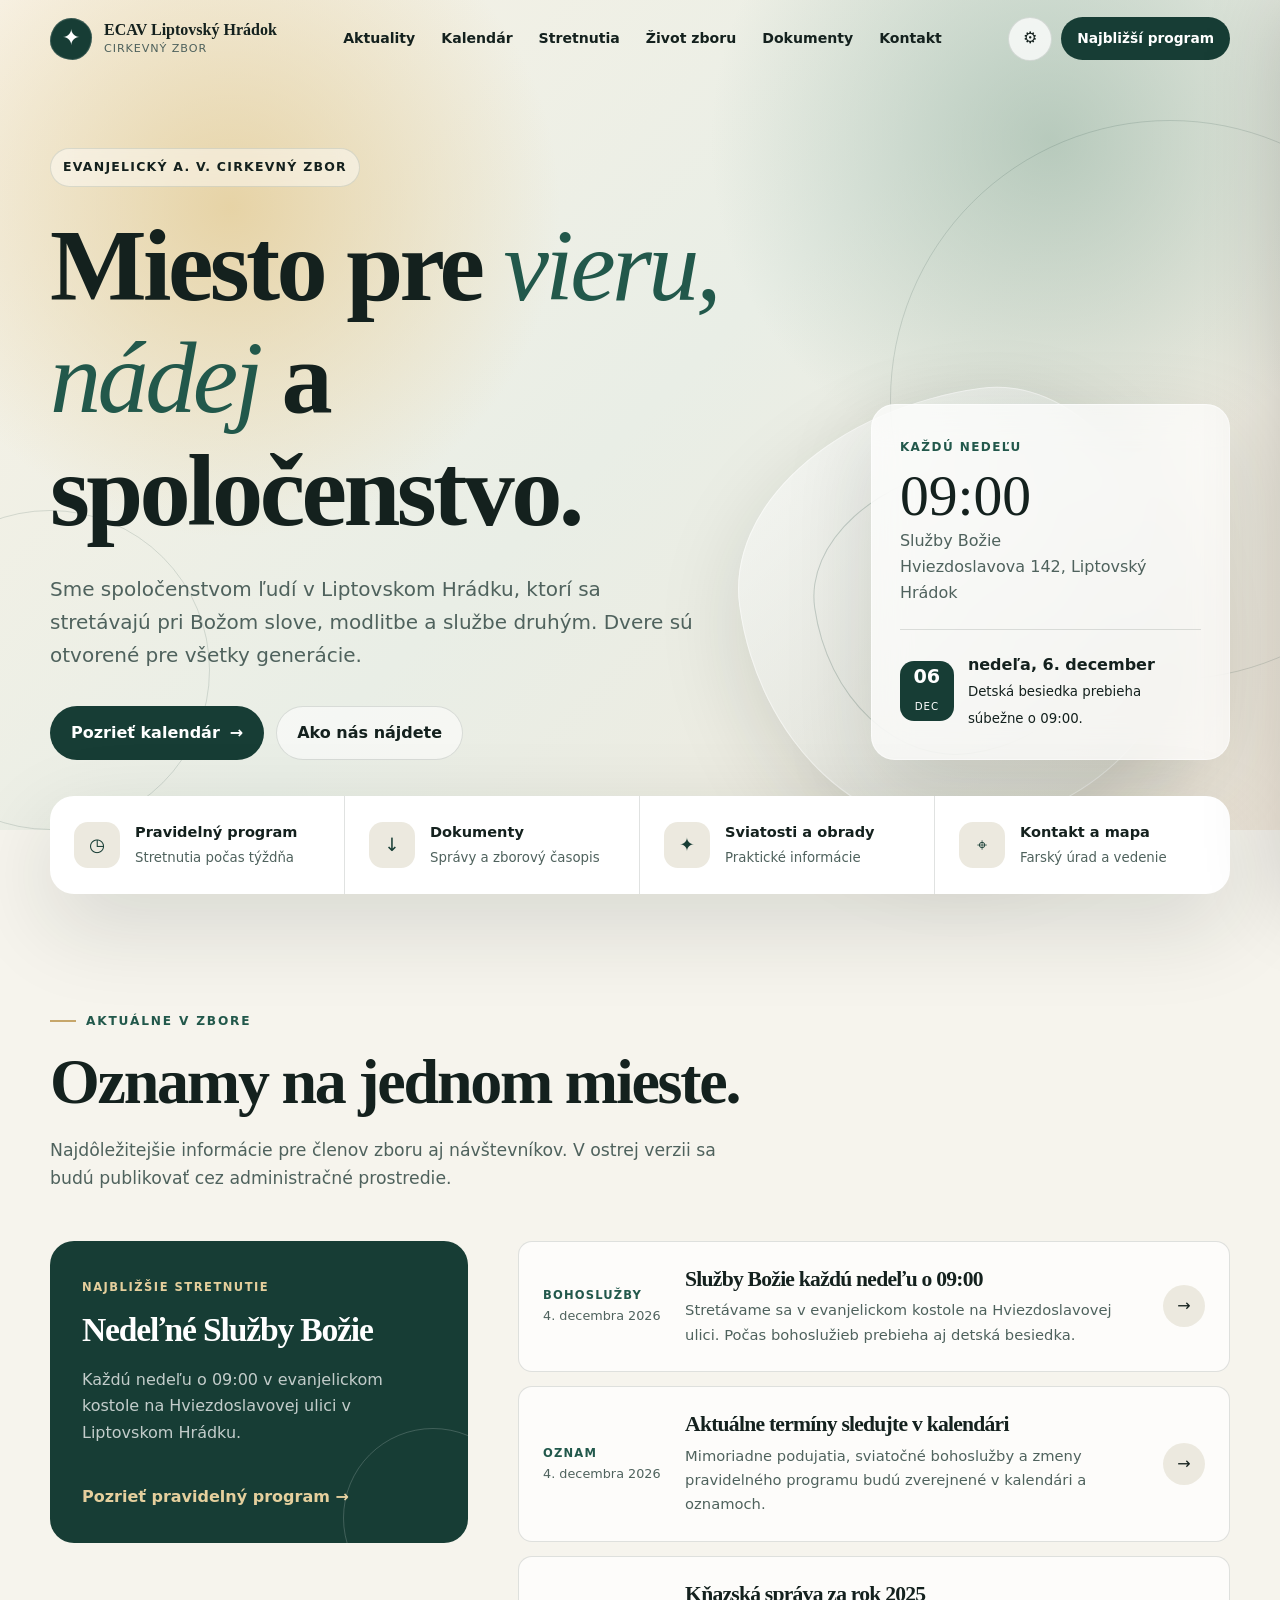
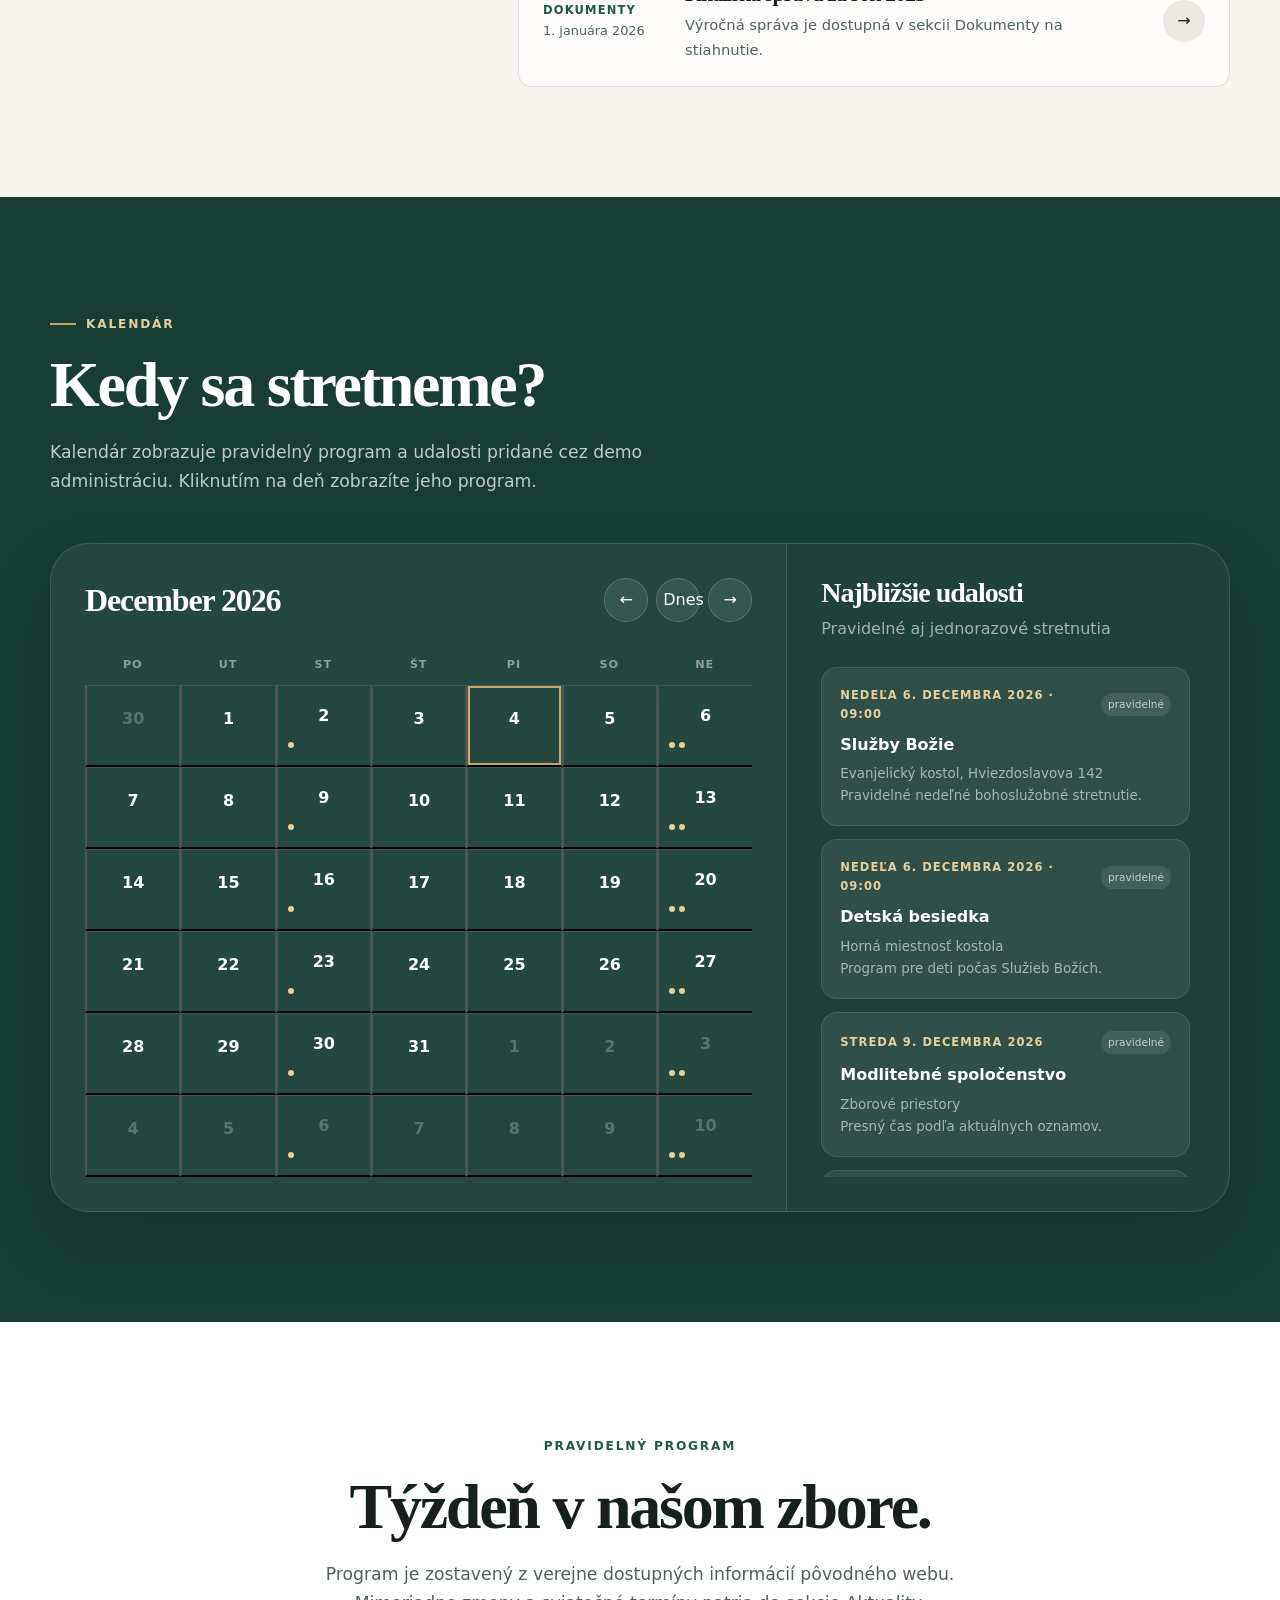
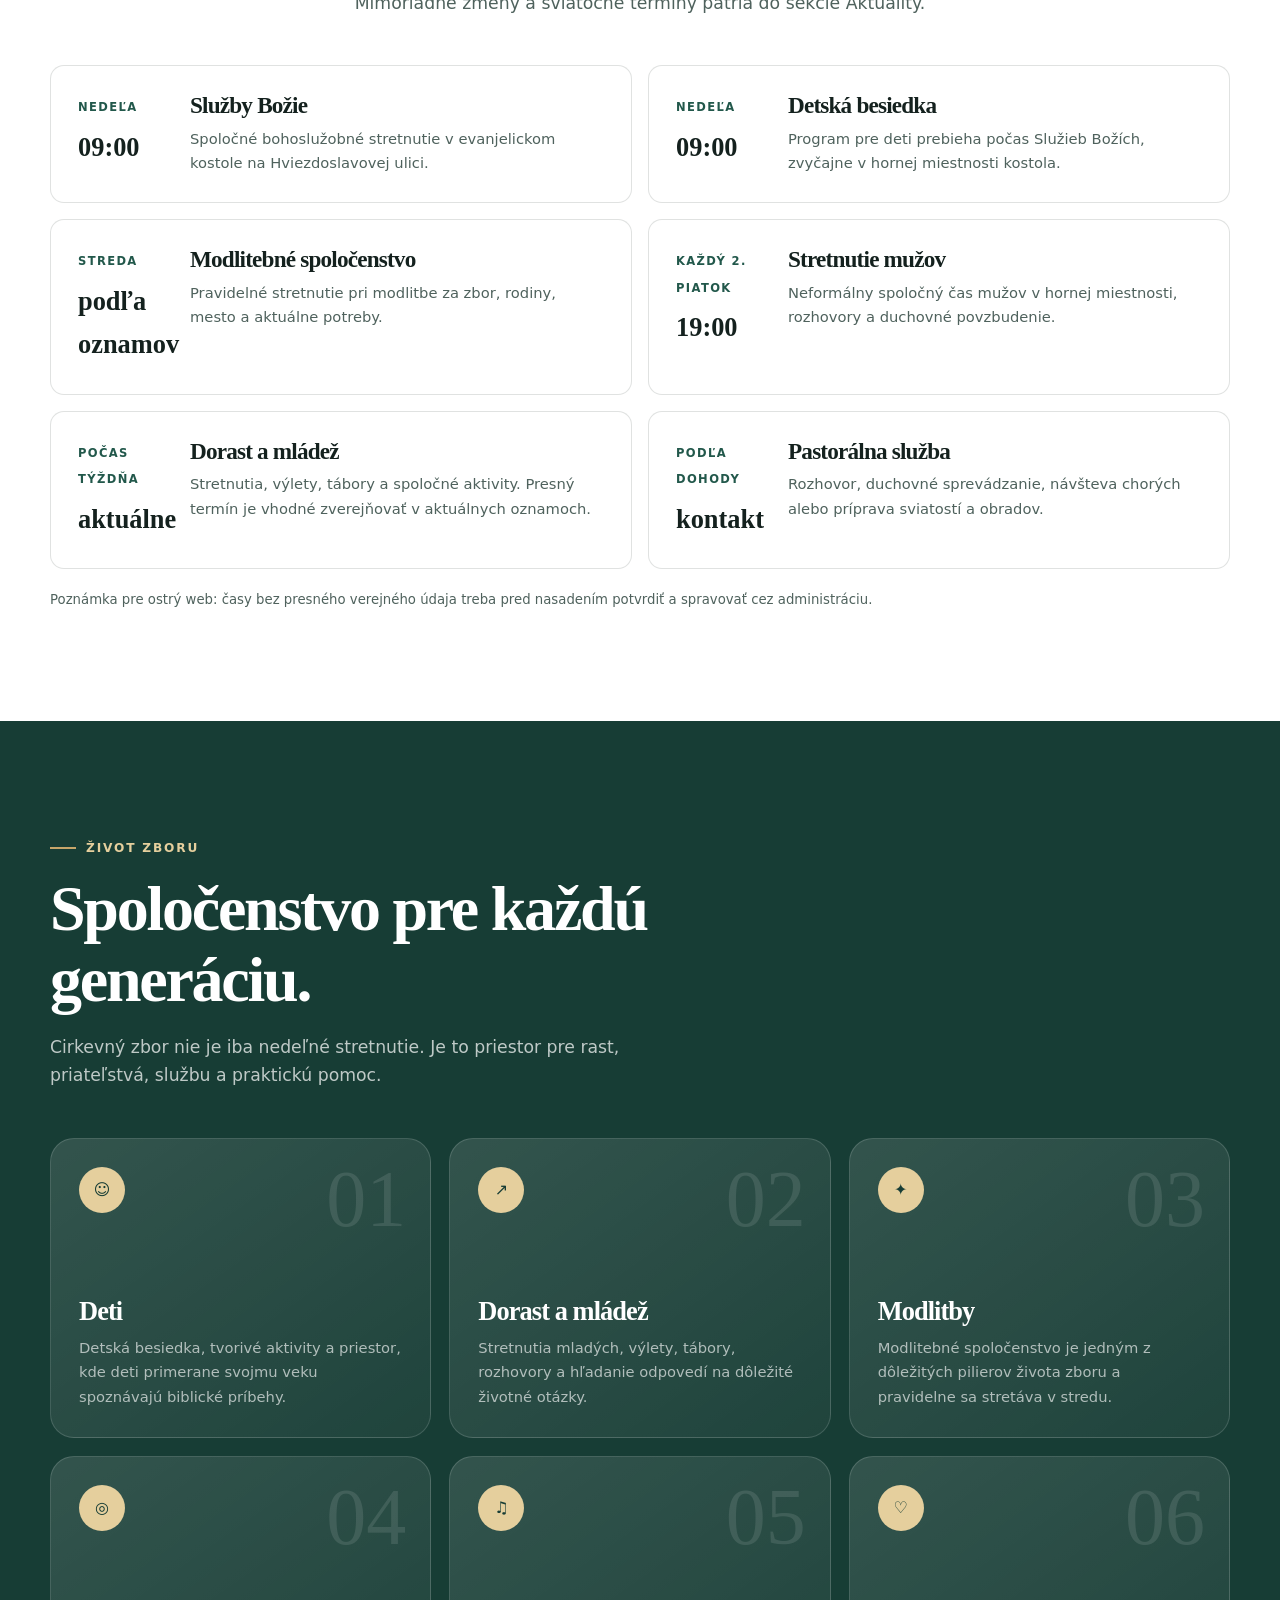
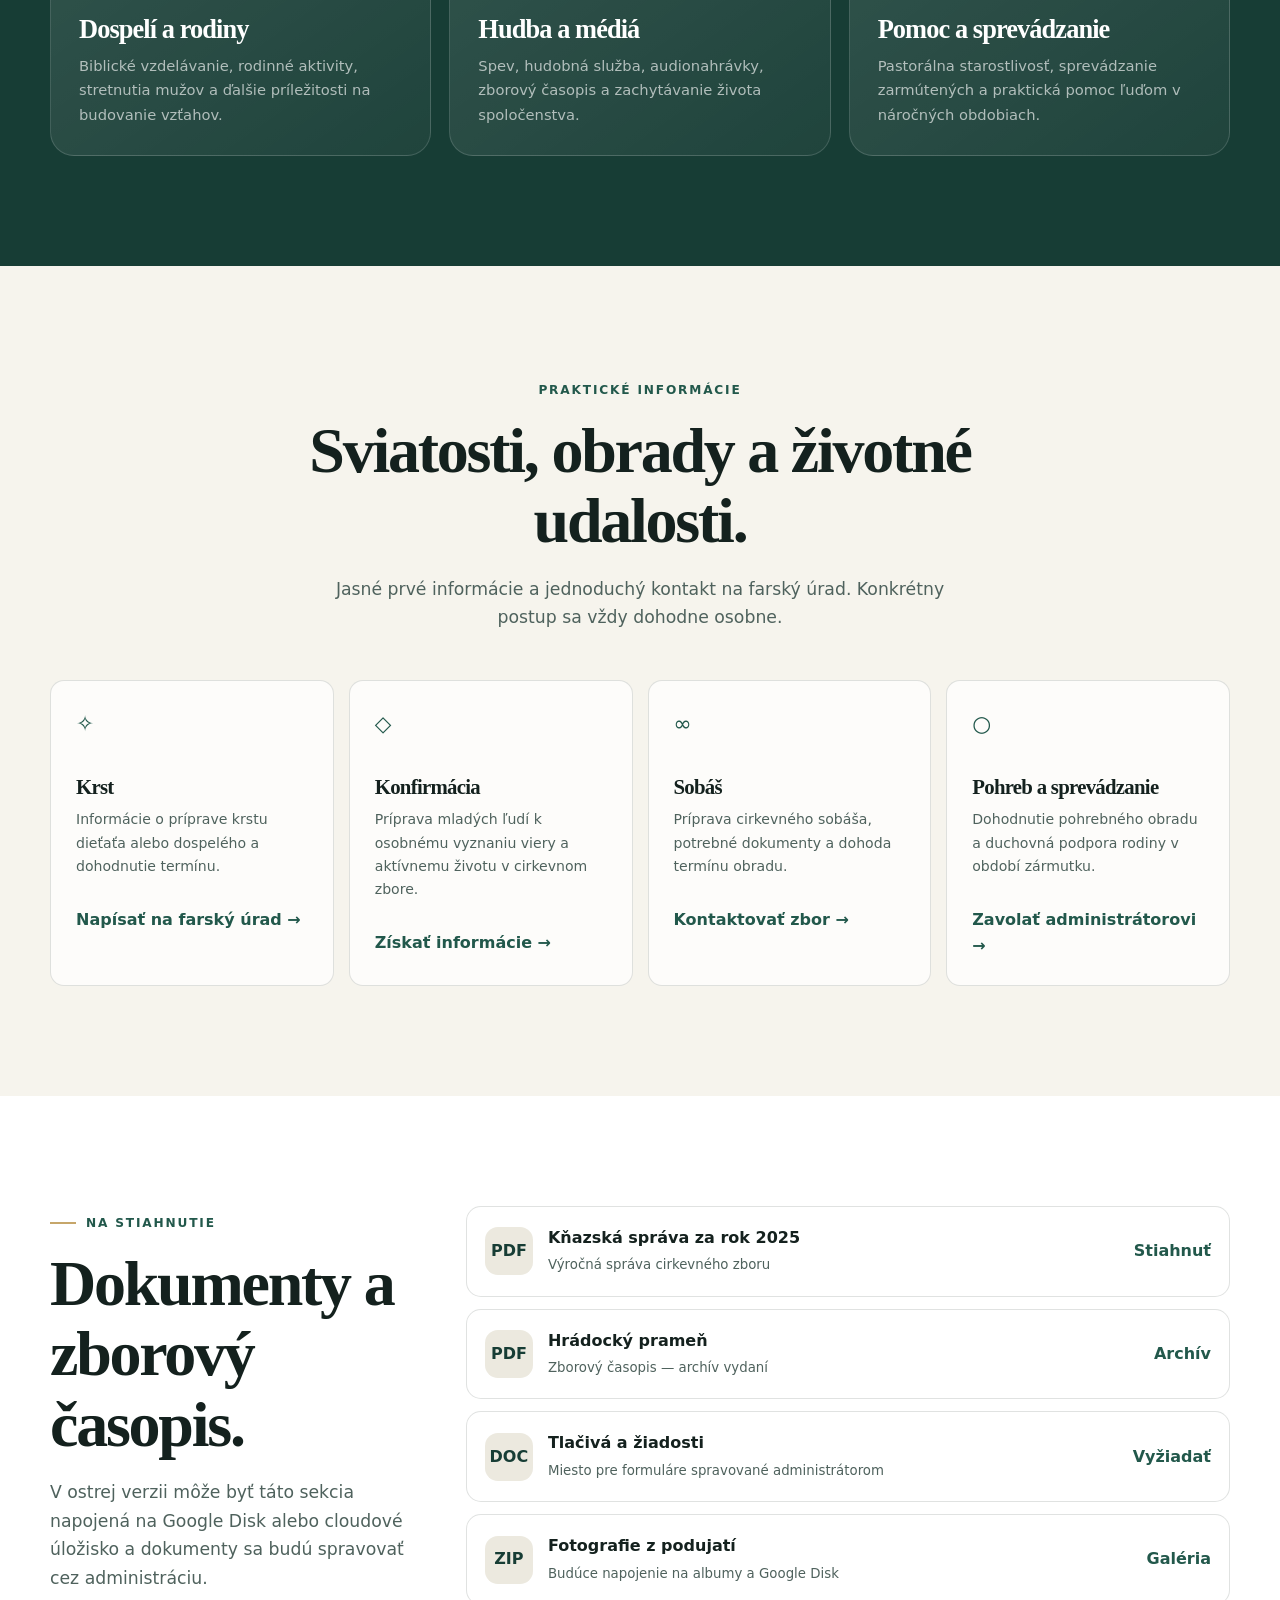
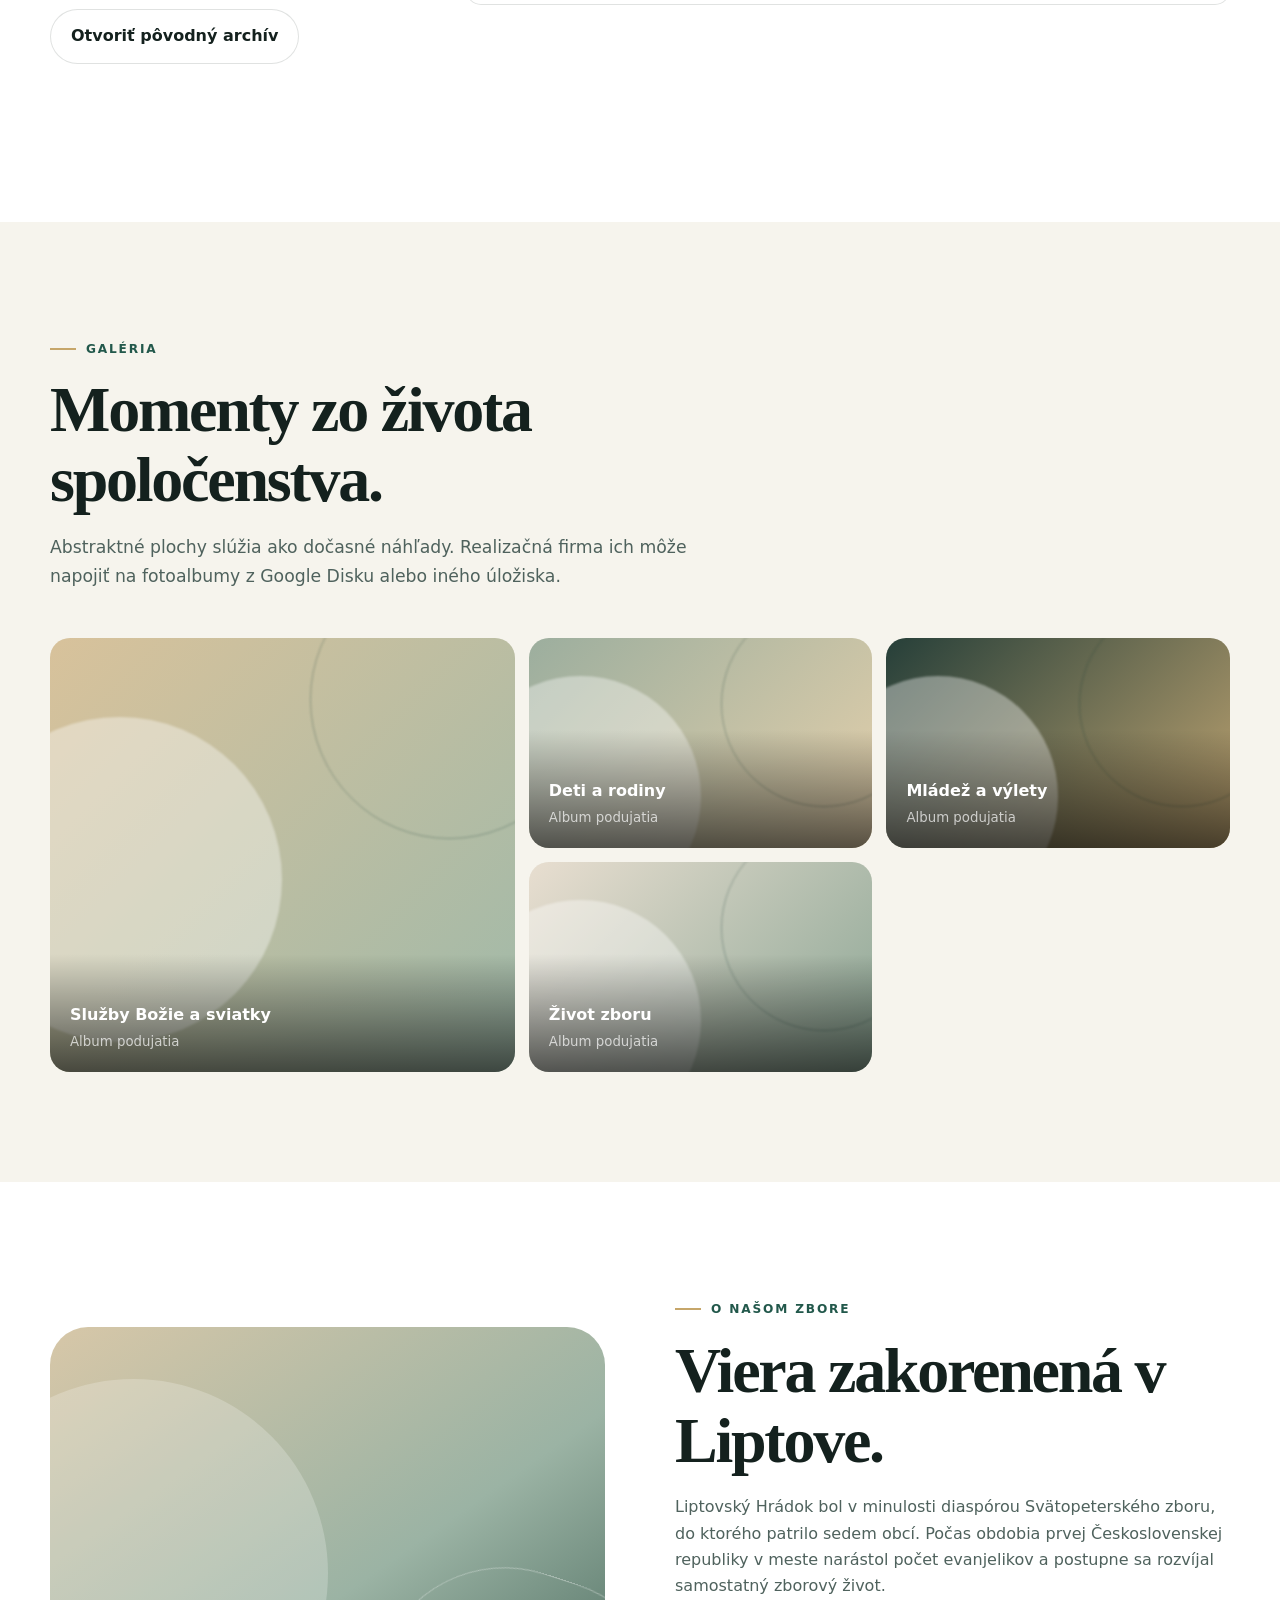
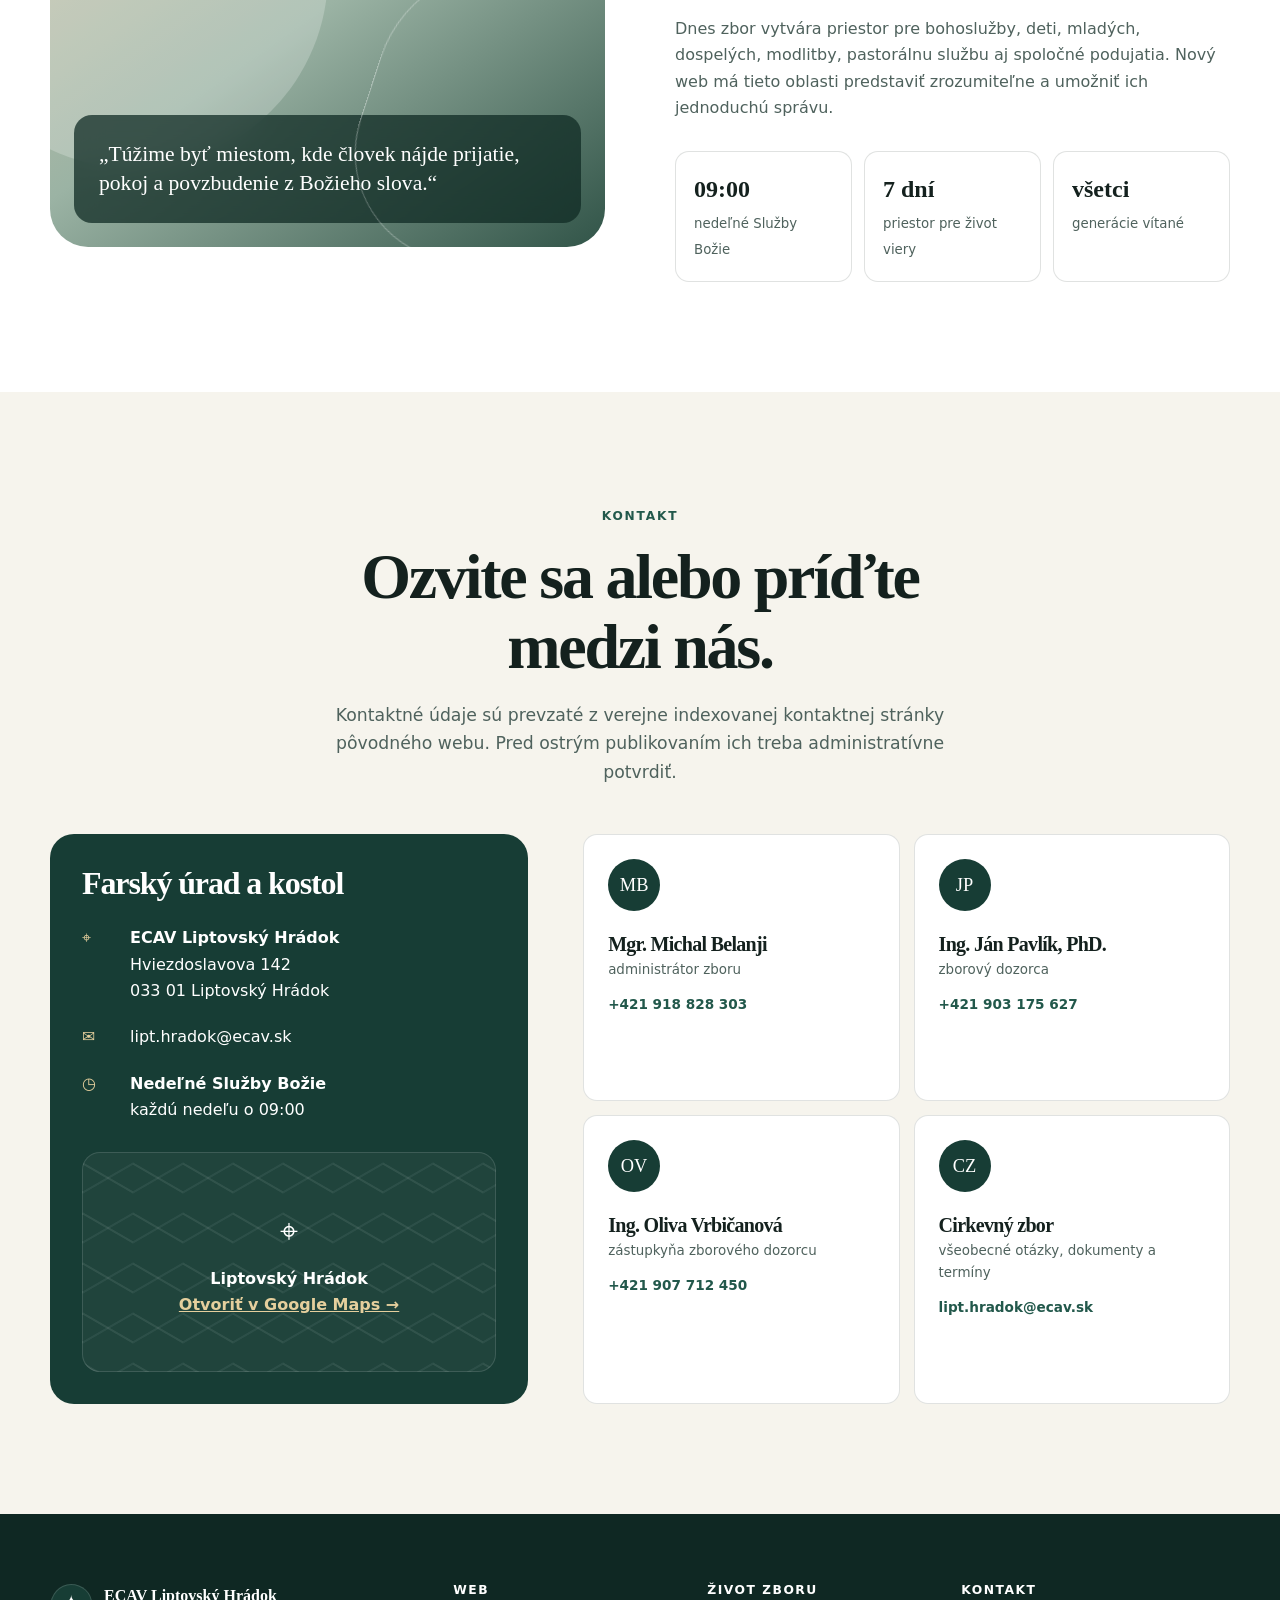
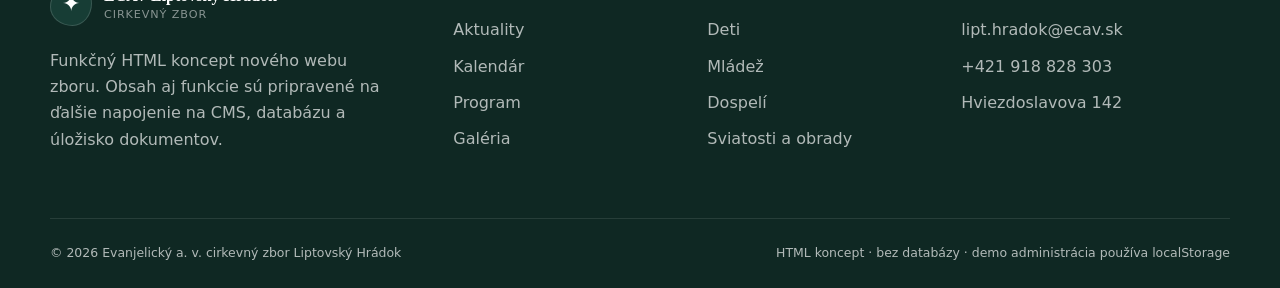
<file: ecav-lh-html-koncept.html>
<!doctype html>
<html lang="sk">
<head>
  <meta charset="utf-8">
  <meta name="viewport" content="width=device-width, initial-scale=1">
  <meta name="description" content="Dizajnový a funkčný HTML koncept webu Cirkevného zboru ECAV Liptovský Hrádok.">
  <meta name="theme-color" content="#173d35">
  <title>ECAV Liptovský Hrádok | Spoločenstvo viery</title>

  <!--
    ECAV LIPTOVSKÝ HRÁDOK — FUNKČNÝ HTML KONCEPT
    ------------------------------------------------
    Účel: dizajnový prototyp bez databázy, pripravený na odovzdanie realizačnej firme.
    Závislosti: žiadne externé knižnice, fonty ani obrázky.
    Dáta: ukážkovo uložené v JavaScripte a localStorage pre demo administráciu.

    Verejné zdroje obsahu (overené 15. 7. 2026 cez indexované stránky pôvodného webu):
    - https://www.ecavlh.sk/
    - https://www.ecavlh.sk/aktualne
    - https://www.ecavlh.sk/kontakt
    - https://www.ecavlh.sk/deti
    - https://www.ecavlh.sk/dospeli
    - https://www.ecavlh.sk/dokumenty
    - https://www.ecavlh.sk/minulost
    - https://www.ecavlh.sk/obrady-a-suvisiace-sluzby

    DÔLEŽITÉ PRE REALIZAČNÚ FIRMU:
    1. Pred ostrým nasadením znova overiť osoby, telefónne čísla a pravidelné termíny.
    2. Nahradiť localStorage databázou/CMS a zaviesť reálne prihlasovanie.
    3. Dokumenty a galériu pripojiť k vybranému úložisku (Google Drive API / cloud storage).
    4. Doplnit GDPR dokumentáciu, cookies podľa reálne nasadených služieb a antispam formulárov.
  -->

  <style>
    /* =========================================================
       1. DESIGN TOKENS
       ========================================================= */
    :root {
      --ink: #14211e;
      --ink-soft: #4f625d;
      --paper: #f6f4ed;
      --paper-2: #ece9df;
      --surface: rgba(255, 255, 255, 0.84);
      --surface-solid: #ffffff;
      --forest: #173d35;
      --forest-2: #22584b;
      --sage: #9fb9a9;
      --gold: #c6a66a;
      --gold-2: #e5cf9d;
      --line: rgba(20, 33, 30, 0.13);
      --danger: #9e3d3d;
      --shadow-sm: 0 12px 30px rgba(20, 33, 30, 0.08);
      --shadow-lg: 0 30px 90px rgba(20, 33, 30, 0.14);
      --radius-sm: 14px;
      --radius-md: 24px;
      --radius-lg: 38px;
      --container: 1180px;
      --header-height: 78px;
      --ease: cubic-bezier(.22, 1, .36, 1);
    }

    *, *::before, *::after { box-sizing: border-box; }
    html { scroll-behavior: smooth; scroll-padding-top: calc(var(--header-height) + 20px); }
    body {
      margin: 0;
      color: var(--ink);
      background: var(--paper);
      font-family: Inter, ui-sans-serif, system-ui, -apple-system, BlinkMacSystemFont, "Segoe UI", sans-serif;
      line-height: 1.65;
      text-rendering: optimizeLegibility;
      overflow-x: hidden;
    }
    body.admin-open { overflow: hidden; }
    button, input, textarea, select { font: inherit; }
    button, a { -webkit-tap-highlight-color: transparent; }
    a { color: inherit; }
    img, svg { display: block; max-width: 100%; }
    h1, h2, h3, h4, p { margin-top: 0; }
    h1, h2, h3 {
      font-family: Georgia, "Times New Roman", serif;
      line-height: 1.1;
      letter-spacing: -0.035em;
    }
    p:last-child { margin-bottom: 0; }
    :focus-visible { outline: 3px solid var(--gold); outline-offset: 4px; }
    [hidden] { display: none !important; }

    .container { width: min(calc(100% - 40px), var(--container)); margin-inline: auto; }
    .section { padding: 110px 0; position: relative; }
    .section--compact { padding: 75px 0; }
    .section--white { background: var(--surface-solid); }
    .section--forest { color: #fff; background: var(--forest); }
    .eyebrow {
      display: inline-flex;
      align-items: center;
      gap: 10px;
      margin-bottom: 16px;
      color: var(--forest-2);
      font-size: .76rem;
      font-weight: 800;
      letter-spacing: .15em;
      text-transform: uppercase;
    }
    .eyebrow::before { content: ""; width: 26px; height: 2px; background: var(--gold); }
    .section--forest .eyebrow { color: var(--gold-2); }
    .section-heading { max-width: 720px; margin-bottom: 48px; }
    .section-heading--center { margin-inline: auto; text-align: center; }
    .section-heading--center .eyebrow::before { display: none; }
    .section-title { margin-bottom: 18px; font-size: clamp(2.25rem, 5vw, 4.5rem); }
    .section-lead { max-width: 670px; color: var(--ink-soft); font-size: 1.08rem; }
    .section-heading--center .section-lead { margin-inline: auto; }
    .section--forest .section-lead { color: rgba(255,255,255,.72); }

    .button {
      display: inline-flex;
      min-height: 50px;
      align-items: center;
      justify-content: center;
      gap: 10px;
      padding: 13px 20px;
      border: 1px solid transparent;
      border-radius: 999px;
      color: #fff;
      background: var(--forest);
      font-weight: 750;
      text-decoration: none;
      cursor: pointer;
      transition: transform .25s var(--ease), background .25s ease, box-shadow .25s ease;
    }
    .button:hover { transform: translateY(-2px); background: var(--forest-2); box-shadow: var(--shadow-sm); }
    .button--gold { color: var(--ink); background: var(--gold-2); }
    .button--gold:hover { background: #efdbaa; }
    .button--ghost { color: var(--ink); border-color: var(--line); background: rgba(255,255,255,.55); }
    .button--ghost:hover { background: #fff; }
    .button--small { min-height: 40px; padding: 9px 15px; font-size: .86rem; }
    .button--danger { background: var(--danger); }
    .icon-button {
      width: 44px;
      height: 44px;
      display: inline-grid;
      place-items: center;
      border: 1px solid var(--line);
      border-radius: 50%;
      color: var(--ink);
      background: rgba(255,255,255,.75);
      cursor: pointer;
      transition: .2s ease;
    }
    .icon-button:hover { background: #fff; transform: translateY(-1px); }

    /* =========================================================
       2. HEADER
       ========================================================= */
    .site-header {
      position: fixed;
      inset: 0 0 auto;
      z-index: 1000;
      height: var(--header-height);
      border-bottom: 1px solid transparent;
      transition: background .25s ease, border-color .25s ease, backdrop-filter .25s ease;
    }
    .site-header.is-scrolled,
    .site-header.menu-open {
      border-color: var(--line);
      background: rgba(246,244,237,.9);
      backdrop-filter: blur(18px);
    }
    .header-inner {
      height: 100%;
      display: grid;
      grid-template-columns: auto 1fr auto;
      align-items: center;
      gap: 30px;
    }
    .brand { display: inline-flex; align-items: center; gap: 12px; text-decoration: none; }
    .brand-mark {
      width: 42px;
      height: 42px;
      display: grid;
      place-items: center;
      border-radius: 50% 50% 46% 54% / 55% 46% 54% 45%;
      color: #fff;
      background: var(--forest);
      box-shadow: inset 0 0 0 1px rgba(255,255,255,.15);
      font-family: Georgia, serif;
      font-size: 1.35rem;
    }
    .brand-copy { line-height: 1.05; }
    .brand-copy strong { display: block; font-family: Georgia, serif; font-size: 1rem; }
    .brand-copy small { color: var(--ink-soft); font-size: .7rem; letter-spacing: .08em; text-transform: uppercase; }
    .main-nav { justify-self: center; }
    .main-nav ul { display: flex; align-items: center; gap: 26px; margin: 0; padding: 0; list-style: none; }
    .main-nav a {
      position: relative;
      padding: 10px 0;
      font-size: .88rem;
      font-weight: 700;
      text-decoration: none;
    }
    .main-nav a::after {
      content: "";
      position: absolute;
      right: 0;
      bottom: 4px;
      left: 0;
      height: 2px;
      background: var(--gold);
      transform: scaleX(0);
      transform-origin: right;
      transition: transform .25s var(--ease);
    }
    .main-nav a:hover::after,
    .main-nav a.active::after { transform: scaleX(1); transform-origin: left; }
    .header-actions { display: flex; align-items: center; gap: 9px; }
    .menu-toggle { display: none; }

    /* =========================================================
       3. HERO — ABSTRAKTNÉ POZADIE BEZ OBRÁZKOV
       ========================================================= */
    .hero {
      min-height: 780px;
      display: grid;
      align-items: center;
      padding: calc(var(--header-height) + 70px) 0 70px;
      isolation: isolate;
      overflow: hidden;
      background:
        radial-gradient(circle at 18% 25%, rgba(229,207,157,.88), transparent 27%),
        radial-gradient(circle at 82% 17%, rgba(159,185,169,.68), transparent 27%),
        linear-gradient(135deg, #f8f2e5 0%, #e9eee6 50%, #f1e9dc 100%);
    }
    .hero[data-theme="dawn"] {
      background:
        radial-gradient(circle at 18% 25%, rgba(236,190,143,.78), transparent 29%),
        radial-gradient(circle at 82% 17%, rgba(179,193,180,.75), transparent 29%),
        linear-gradient(135deg, #fbf0df 0%, #e8eee9 50%, #eee2d3 100%);
    }
    .hero[data-theme="forest"] {
      color: #fff;
      background:
        radial-gradient(circle at 16% 30%, rgba(198,166,106,.38), transparent 28%),
        radial-gradient(circle at 84% 10%, rgba(110,153,132,.4), transparent 28%),
        linear-gradient(135deg, #0d2924 0%, #173d35 45%, #264f43 100%);
    }
    .hero::before,
    .hero::after {
      content: "";
      position: absolute;
      z-index: -1;
      border: 1px solid rgba(23,61,53,.14);
      border-radius: 50%;
      animation: float 12s ease-in-out infinite;
    }
    .hero::before { width: 560px; height: 560px; right: -170px; top: 120px; }
    .hero::after { width: 320px; height: 320px; left: -110px; bottom: 70px; animation-delay: -5s; }
    .hero-shape {
      position: absolute;
      z-index: -1;
      right: 8%;
      bottom: 8%;
      width: min(34vw, 460px);
      aspect-ratio: 1;
      border-radius: 62% 38% 53% 47% / 42% 55% 45% 58%;
      background: linear-gradient(145deg, rgba(255,255,255,.56), rgba(23,61,53,.1));
      box-shadow: inset 0 0 0 1px rgba(255,255,255,.45), var(--shadow-lg);
      transform: rotate(-8deg);
    }
    .hero-shape::before {
      content: "";
      position: absolute;
      inset: 17%;
      border: 1px solid rgba(23,61,53,.2);
      border-radius: inherit;
    }
    .hero-grid {
      display: grid;
      grid-template-columns: minmax(0, 1.15fr) minmax(330px, .55fr);
      align-items: end;
      gap: 70px;
    }
    .hero-copy { max-width: 780px; }
    .hero-kicker {
      display: inline-flex;
      align-items: center;
      gap: 12px;
      margin-bottom: 23px;
      padding: 8px 12px;
      border: 1px solid rgba(23,61,53,.13);
      border-radius: 999px;
      background: rgba(255,255,255,.45);
      font-size: .78rem;
      font-weight: 800;
      letter-spacing: .1em;
      text-transform: uppercase;
      backdrop-filter: blur(10px);
    }
    .hero[data-theme="forest"] .hero-kicker { border-color: rgba(255,255,255,.18); background: rgba(255,255,255,.08); }
    .hero-title { max-width: 850px; margin-bottom: 25px; font-size: clamp(3.4rem, 8vw, 7.5rem); }
    .hero-title em { color: var(--forest-2); font-weight: 400; }
    .hero[data-theme="forest"] .hero-title em { color: var(--gold-2); }
    .hero-text { max-width: 650px; margin-bottom: 34px; color: var(--ink-soft); font-size: clamp(1.05rem, 2vw, 1.25rem); }
    .hero[data-theme="forest"] .hero-text { color: rgba(255,255,255,.75); }
    .hero-actions { display: flex; flex-wrap: wrap; gap: 12px; }
    .service-card {
      position: relative;
      z-index: 2;
      padding: 28px;
      border: 1px solid rgba(255,255,255,.55);
      border-radius: var(--radius-md);
      background: rgba(255,255,255,.68);
      box-shadow: var(--shadow-lg);
      backdrop-filter: blur(18px);
    }
    .hero[data-theme="forest"] .service-card { border-color: rgba(255,255,255,.15); color: #fff; background: rgba(255,255,255,.08); }
    .service-card__label { color: var(--forest-2); font-size: .75rem; font-weight: 800; letter-spacing: .12em; text-transform: uppercase; }
    .hero[data-theme="forest"] .service-card__label { color: var(--gold-2); }
    .service-card__time { margin: 8px 0 3px; font-family: Georgia, serif; font-size: 3.6rem; line-height: 1; }
    .service-card__meta { color: var(--ink-soft); }
    .hero[data-theme="forest"] .service-card__meta { color: rgba(255,255,255,.7); }
    .service-card__divider { height: 1px; margin: 22px 0; background: var(--line); }
    .service-card__next { display: grid; grid-template-columns: 54px 1fr; gap: 14px; align-items: center; }
    .date-badge { display: grid; place-items: center; width: 54px; height: 60px; border-radius: 14px; color: #fff; background: var(--forest); }
    .date-badge strong { font-size: 1.2rem; line-height: 1; }
    .date-badge span { font-size: .64rem; letter-spacing: .09em; text-transform: uppercase; }

    /* =========================================================
       4. QUICK LINKS + ANNOUNCEMENTS
       ========================================================= */
    .quick-links { position: relative; z-index: 4; margin-top: -34px; }
    .quick-grid { display: grid; grid-template-columns: repeat(4, 1fr); border-radius: var(--radius-md); background: #fff; box-shadow: var(--shadow-lg); overflow: hidden; }
    .quick-link { display: grid; grid-template-columns: 46px 1fr; gap: 15px; align-items: center; padding: 24px; border-right: 1px solid var(--line); text-decoration: none; transition: background .2s ease; }
    .quick-link:last-child { border-right: 0; }
    .quick-link:hover { background: #faf8f2; }
    .quick-icon { display: grid; place-items: center; width: 46px; height: 46px; border-radius: 14px; color: var(--forest); background: var(--paper-2); font-size: 1.15rem; }
    .quick-link strong { display: block; font-size: .91rem; }
    .quick-link small { color: var(--ink-soft); }

    .announcements-layout { display: grid; grid-template-columns: .74fr 1.26fr; gap: 50px; align-items: start; }
    .featured-note {
      position: sticky;
      top: calc(var(--header-height) + 30px);
      padding: 32px;
      border-radius: var(--radius-md);
      color: #fff;
      background: var(--forest);
      overflow: hidden;
    }
    .featured-note::after { content: ""; position: absolute; width: 180px; height: 180px; right: -55px; bottom: -65px; border: 1px solid rgba(255,255,255,.18); border-radius: 50%; }
    .featured-note__tag { color: var(--gold-2); font-size: .72rem; font-weight: 800; letter-spacing: .13em; text-transform: uppercase; }
    .featured-note h3 { margin: 13px 0 18px; font-size: 2.1rem; }
    .featured-note p { color: rgba(255,255,255,.74); }
    .featured-note a { display: inline-flex; margin-top: 22px; color: var(--gold-2); font-weight: 800; text-decoration: none; }
    .announcement-list { display: grid; gap: 14px; }
    .announcement-card {
      display: grid;
      grid-template-columns: 120px 1fr auto;
      gap: 22px;
      align-items: center;
      padding: 24px;
      border: 1px solid var(--line);
      border-radius: var(--radius-sm);
      background: rgba(255,255,255,.72);
      transition: transform .2s var(--ease), box-shadow .2s ease;
    }
    .announcement-card:hover { transform: translateY(-2px); box-shadow: var(--shadow-sm); }
    .announcement-card__category { color: var(--forest-2); font-size: .72rem; font-weight: 850; letter-spacing: .1em; text-transform: uppercase; }
    .announcement-card h3 { margin: 2px 0 7px; font-size: 1.35rem; }
    .announcement-card p { margin-bottom: 0; color: var(--ink-soft); font-size: .92rem; }
    .announcement-card__date { color: var(--ink-soft); font-size: .8rem; }
    .arrow-link { display: inline-grid; place-items: center; width: 42px; height: 42px; border-radius: 50%; background: var(--paper-2); text-decoration: none; }
    .empty-state { padding: 28px; border: 1px dashed var(--line); border-radius: var(--radius-sm); color: var(--ink-soft); text-align: center; }

    /* =========================================================
       5. CALENDAR
       ========================================================= */
    .calendar-shell { display: grid; grid-template-columns: minmax(0, 1.25fr) minmax(300px, .75fr); overflow: hidden; border: 1px solid rgba(255,255,255,.12); border-radius: var(--radius-lg); background: rgba(255,255,255,.06); box-shadow: 0 30px 70px rgba(0,0,0,.14); }
    .calendar-main { padding: 34px; border-right: 1px solid rgba(255,255,255,.12); }
    .calendar-toolbar { display: flex; align-items: center; justify-content: space-between; gap: 18px; margin-bottom: 24px; }
    .calendar-title { margin: 0; font-size: 2rem; }
    .calendar-controls { display: flex; gap: 8px; }
    .calendar-controls .icon-button { color: #fff; border-color: rgba(255,255,255,.18); background: rgba(255,255,255,.08); }
    .calendar-weekdays,
    .calendar-grid { display: grid; grid-template-columns: repeat(7, 1fr); }
    .calendar-weekdays span { padding: 10px; color: rgba(255,255,255,.48); font-size: .7rem; font-weight: 850; letter-spacing: .08em; text-align: center; text-transform: uppercase; }
    .calendar-day {
      min-height: 82px;
      position: relative;
      padding: 10px;
      border-top: 1px solid rgba(255,255,255,.1);
      border-right: 1px solid rgba(255,255,255,.1);
      color: #fff;
      background: transparent;
      cursor: pointer;
      transition: background .2s ease;
    }
    .calendar-day:nth-child(7n) { border-right: 0; }
    .calendar-day:hover { background: rgba(255,255,255,.07); }
    .calendar-day.is-outside { color: rgba(255,255,255,.24); }
    .calendar-day.is-today { box-shadow: inset 0 0 0 2px var(--gold); }
    .calendar-day.is-selected { background: rgba(198,166,106,.18); }
    .calendar-day__number { font-weight: 750; }
    .calendar-day__dots { display: flex; flex-wrap: wrap; gap: 4px; margin-top: 12px; }
    .calendar-dot { width: 6px; height: 6px; border-radius: 50%; background: var(--gold-2); }
    .calendar-dot--custom { background: #b7d9cb; }
    .events-panel { padding: 34px; background: rgba(0,0,0,.08); }
    .events-panel h3 { margin-bottom: 7px; font-size: 1.75rem; }
    .events-panel__subtitle { margin-bottom: 24px; color: rgba(255,255,255,.58); }
    .event-feed { display: grid; gap: 13px; max-height: 510px; overflow: auto; padding-right: 5px; }
    .event-card { padding: 18px; border: 1px solid rgba(255,255,255,.11); border-radius: 16px; background: rgba(255,255,255,.07); }
    .event-card__top { display: flex; align-items: center; justify-content: space-between; gap: 12px; margin-bottom: 8px; }
    .event-card__date { color: var(--gold-2); font-size: .72rem; font-weight: 850; letter-spacing: .09em; text-transform: uppercase; }
    .event-card__type { padding: 3px 7px; border-radius: 999px; color: rgba(255,255,255,.7); background: rgba(255,255,255,.09); font-size: .66rem; }
    .event-card h4 { margin-bottom: 5px; font-size: 1rem; }
    .event-card p { color: rgba(255,255,255,.58); font-size: .84rem; }

    /* =========================================================
       6. WEEKLY PROGRAM + LIFE
       ========================================================= */
    .program-grid { display: grid; grid-template-columns: repeat(2, 1fr); gap: 16px; }
    .program-item {
      display: grid;
      grid-template-columns: 90px 1fr;
      gap: 22px;
      padding: 27px;
      border: 1px solid var(--line);
      border-radius: var(--radius-sm);
      background: #fff;
    }
    .program-day { color: var(--forest-2); font-size: .72rem; font-weight: 850; letter-spacing: .12em; text-transform: uppercase; }
    .program-time { display: block; margin-top: 6px; font-family: Georgia, serif; font-size: 1.65rem; }
    .program-item h3 { margin-bottom: 8px; font-size: 1.45rem; }
    .program-item p { color: var(--ink-soft); font-size: .92rem; }
    .program-note { margin-top: 20px; color: var(--ink-soft); font-size: .83rem; }

    .life-grid { display: grid; grid-template-columns: repeat(3, 1fr); gap: 18px; }
    .life-card {
      min-height: 300px;
      display: flex;
      flex-direction: column;
      justify-content: flex-end;
      position: relative;
      padding: 28px;
      border: 1px solid rgba(255,255,255,.15);
      border-radius: var(--radius-md);
      background: linear-gradient(145deg, rgba(255,255,255,.12), rgba(255,255,255,.04));
      overflow: hidden;
    }
    .life-card::before { content: attr(data-number); position: absolute; top: 20px; right: 24px; color: rgba(255,255,255,.11); font-family: Georgia, serif; font-size: 5rem; line-height: 1; }
    .life-card__icon { width: 46px; height: 46px; display: grid; place-items: center; margin-bottom: auto; border-radius: 50%; color: var(--forest); background: var(--gold-2); }
    .life-card h3 { margin: 30px 0 10px; font-size: 1.65rem; }
    .life-card p { color: rgba(255,255,255,.64); font-size: .92rem; }

    /* =========================================================
       7. PRACTICAL, DOCUMENTS, GALLERY, ABOUT, CONTACT
       ========================================================= */
    .practical-grid { display: grid; grid-template-columns: repeat(4, 1fr); gap: 15px; }
    .practical-card { padding: 25px; border: 1px solid var(--line); border-radius: var(--radius-sm); background: rgba(255,255,255,.72); }
    .practical-card__icon { margin-bottom: 35px; color: var(--forest-2); font-size: 1.35rem; }
    .practical-card h3 { margin-bottom: 9px; font-size: 1.3rem; }
    .practical-card p { color: var(--ink-soft); font-size: .88rem; }
    .practical-card a { display: inline-flex; margin-top: 15px; color: var(--forest-2); font-weight: 800; text-decoration: none; }

    .documents-shell { display: grid; grid-template-columns: .65fr 1.35fr; gap: 48px; align-items: start; }
    .document-list { display: grid; gap: 12px; }
    .document-item { display: grid; grid-template-columns: 48px 1fr auto; gap: 15px; align-items: center; padding: 18px; border: 1px solid var(--line); border-radius: 15px; background: #fff; }
    .document-icon { width: 48px; height: 48px; display: grid; place-items: center; border-radius: 13px; color: var(--forest); background: var(--paper-2); font-weight: 850; }
    .document-item strong { display: block; }
    .document-item small { color: var(--ink-soft); }
    .document-item a { color: var(--forest-2); font-weight: 800; text-decoration: none; }

    .gallery-grid { display: grid; grid-template-columns: 1.15fr .85fr .85fr; grid-auto-rows: 210px; gap: 14px; }
    .gallery-card { position: relative; border-radius: 20px; overflow: hidden; background: var(--paper-2); }
    .gallery-card:first-child { grid-row: span 2; }
    .gallery-art { position: absolute; inset: 0; overflow: hidden; background: linear-gradient(135deg, #d8c29b, #9fb9a9); }
    .gallery-art::before,
    .gallery-art::after { content: ""; position: absolute; border-radius: 50%; filter: blur(1px); }
    .gallery-art::before { width: 70%; aspect-ratio: 1; left: -20%; top: 18%; background: rgba(255,255,255,.38); }
    .gallery-art::after { width: 60%; aspect-ratio: 1; right: -16%; top: -18%; border: 1px solid rgba(23,61,53,.3); }
    .gallery-card:nth-child(2) .gallery-art { background: linear-gradient(135deg, #9cae9e, #e4d0ab); }
    .gallery-card:nth-child(3) .gallery-art { background: linear-gradient(135deg, #263f39, #bfa471); }
    .gallery-card:nth-child(4) .gallery-art { background: linear-gradient(135deg, #e8ded0, #8ca695); }
    .gallery-overlay { position: absolute; inset: auto 0 0; padding: 48px 20px 18px; color: #fff; background: linear-gradient(transparent, rgba(0,0,0,.62)); }
    .gallery-overlay strong { display: block; }
    .gallery-overlay small { color: rgba(255,255,255,.7); }

    .about-grid { display: grid; grid-template-columns: 1fr 1fr; gap: 70px; align-items: center; }
    .about-art { min-height: 520px; position: relative; border-radius: var(--radius-lg); background: linear-gradient(145deg, #d7c7a8, #9bb3a4 52%, #315448); overflow: hidden; }
    .about-art::before { content: ""; position: absolute; width: 70%; aspect-ratio: 1; left: -20%; top: 10%; border-radius: 50%; background: rgba(255,255,255,.22); }
    .about-art::after { content: ""; position: absolute; width: 55%; aspect-ratio: 1; right: -12%; bottom: -6%; border: 1px solid rgba(255,255,255,.34); border-radius: 48% 52% 60% 40%; transform: rotate(18deg); }
    .about-quote { position: absolute; right: 24px; bottom: 24px; left: 24px; padding: 25px; border-radius: 18px; color: #fff; background: rgba(15,42,36,.74); backdrop-filter: blur(14px); }
    .about-quote p { font-family: Georgia, serif; font-size: 1.35rem; line-height: 1.35; }
    .about-copy p { color: var(--ink-soft); }
    .about-stats { display: grid; grid-template-columns: repeat(3, 1fr); gap: 12px; margin-top: 30px; }
    .about-stat { padding: 18px; border: 1px solid var(--line); border-radius: 14px; background: #fff; }
    .about-stat strong { display: block; font-family: Georgia, serif; font-size: 1.5rem; }
    .about-stat small { color: var(--ink-soft); }

    .contact-grid { display: grid; grid-template-columns: .85fr 1.15fr; gap: 55px; }
    .contact-card { padding: 32px; border-radius: var(--radius-md); color: #fff; background: var(--forest); }
    .contact-card h3 { margin-bottom: 24px; font-size: 2rem; }
    .contact-row { display: grid; grid-template-columns: 34px 1fr; gap: 14px; margin-top: 20px; }
    .contact-row span:first-child { color: var(--gold-2); }
    .contact-row a { color: #fff; text-decoration: none; }
    .contact-map {
      min-height: 220px;
      display: grid;
      place-items: center;
      margin-top: 28px;
      border: 1px solid rgba(255,255,255,.13);
      border-radius: 18px;
      background:
        linear-gradient(30deg, transparent 48%, rgba(255,255,255,.08) 49%, rgba(255,255,255,.08) 51%, transparent 52%) 0 0 / 50px 50px,
        linear-gradient(-30deg, transparent 48%, rgba(255,255,255,.06) 49%, rgba(255,255,255,.06) 51%, transparent 52%) 0 0 / 50px 50px,
        rgba(255,255,255,.04);
      text-align: center;
    }
    .contact-map a { color: var(--gold-2); font-weight: 800; }
    .team-grid { display: grid; grid-template-columns: repeat(2, 1fr); gap: 14px; }
    .team-card { padding: 24px; border: 1px solid var(--line); border-radius: var(--radius-sm); background: #fff; }
    .team-avatar { width: 52px; height: 52px; display: grid; place-items: center; margin-bottom: 22px; border-radius: 50%; color: #fff; background: var(--forest); font-family: Georgia, serif; font-size: 1.15rem; }
    .team-card h3 { margin-bottom: 4px; font-size: 1.25rem; }
    .team-card p { margin-bottom: 12px; color: var(--ink-soft); font-size: .84rem; }
    .team-card a { display: block; color: var(--forest-2); font-size: .85rem; font-weight: 750; text-decoration: none; }

    /* =========================================================
       8. FOOTER
       ========================================================= */
    .site-footer { padding: 70px 0 25px; color: rgba(255,255,255,.68); background: #0f2823; }
    .footer-grid { display: grid; grid-template-columns: 1.2fr .7fr .7fr .9fr; gap: 45px; }
    .footer-brand .brand { color: #fff; }
    .footer-brand .brand-copy small { color: rgba(255,255,255,.5); }
    .footer-brand p { max-width: 340px; margin-top: 22px; }
    .footer-col h3 { margin-bottom: 20px; color: #fff; font-family: inherit; font-size: .77rem; letter-spacing: .12em; text-transform: uppercase; }
    .footer-col a { display: block; margin: 10px 0; color: rgba(255,255,255,.68); text-decoration: none; }
    .footer-col a:hover { color: var(--gold-2); }
    .footer-bottom { display: flex; justify-content: space-between; gap: 20px; margin-top: 55px; padding-top: 24px; border-top: 1px solid rgba(255,255,255,.1); font-size: .78rem; }

    /* =========================================================
       9. DEMO ADMIN PANEL
       ========================================================= */
    .admin-backdrop { position: fixed; inset: 0; z-index: 1900; opacity: 0; pointer-events: none; background: rgba(6,20,17,.58); backdrop-filter: blur(4px); transition: opacity .25s ease; }
    .admin-backdrop.is-open { opacity: 1; pointer-events: auto; }
    .admin-panel {
      position: fixed;
      z-index: 2000;
      top: 0;
      right: 0;
      width: min(560px, 100%);
      height: 100dvh;
      padding: 26px;
      background: #f7f5ef;
      box-shadow: -20px 0 80px rgba(0,0,0,.2);
      overflow: auto;
      transform: translateX(105%);
      transition: transform .35s var(--ease);
    }
    .admin-panel.is-open { transform: translateX(0); }
    .admin-header { display: flex; align-items: start; justify-content: space-between; gap: 20px; margin-bottom: 24px; }
    .admin-header h2 { margin-bottom: 7px; font-size: 2rem; }
    .admin-header p { color: var(--ink-soft); font-size: .84rem; }
    .admin-demo-alert { margin-bottom: 20px; padding: 13px 15px; border: 1px solid #ead29d; border-radius: 12px; color: #694e17; background: #fff4d7; font-size: .8rem; }
    .admin-tabs { display: grid; grid-template-columns: repeat(3, 1fr); gap: 7px; margin-bottom: 20px; padding: 5px; border-radius: 14px; background: var(--paper-2); }
    .admin-tab { padding: 10px; border: 0; border-radius: 10px; color: var(--ink-soft); background: transparent; font-weight: 750; cursor: pointer; }
    .admin-tab.is-active { color: var(--ink); background: #fff; box-shadow: 0 4px 14px rgba(0,0,0,.06); }
    .admin-view { display: none; }
    .admin-view.is-active { display: block; }
    .form-grid { display: grid; grid-template-columns: 1fr 1fr; gap: 13px; }
    .field { display: grid; gap: 6px; }
    .field--full { grid-column: 1 / -1; }
    .field label { font-size: .76rem; font-weight: 800; }
    .field input,
    .field textarea,
    .field select { width: 100%; min-height: 44px; padding: 10px 12px; border: 1px solid var(--line); border-radius: 10px; color: var(--ink); background: #fff; }
    .field textarea { min-height: 105px; resize: vertical; }
    .form-actions { display: flex; flex-wrap: wrap; gap: 8px; margin-top: 16px; }
    .admin-items { display: grid; gap: 10px; margin-top: 22px; }
    .admin-item { display: grid; grid-template-columns: 1fr auto; gap: 12px; align-items: center; padding: 13px; border: 1px solid var(--line); border-radius: 12px; background: #fff; }
    .admin-item strong { display: block; font-size: .88rem; }
    .admin-item small { color: var(--ink-soft); }
    .admin-item__actions { display: flex; gap: 6px; }
    .admin-mini-button { padding: 6px 9px; border: 1px solid var(--line); border-radius: 8px; background: #fff; font-size: .72rem; font-weight: 750; cursor: pointer; }
    .theme-options { display: grid; grid-template-columns: repeat(3, 1fr); gap: 10px; }
    .theme-option { min-height: 100px; padding: 12px; border: 2px solid transparent; border-radius: 14px; cursor: pointer; }
    .theme-option.is-active { border-color: var(--forest); }
    .theme-option[data-theme-choice="default"] { background: linear-gradient(135deg, #f4dfb8, #b9cebf); }
    .theme-option[data-theme-choice="dawn"] { background: linear-gradient(135deg, #f2c797, #b6c8bb); }
    .theme-option[data-theme-choice="forest"] { color: #fff; background: linear-gradient(135deg, #0d2924, #315d4e); }
    .theme-option strong { display: block; margin-top: 47px; font-size: .78rem; }
    .toast { position: fixed; z-index: 3000; right: 22px; bottom: 22px; max-width: 360px; padding: 14px 18px; border-radius: 12px; color: #fff; background: var(--forest); box-shadow: var(--shadow-lg); opacity: 0; pointer-events: none; transform: translateY(20px); transition: .25s var(--ease); }
    .toast.is-visible { opacity: 1; transform: translateY(0); }

    /* =========================================================
       10. REVEAL + RESPONSIVE
       ========================================================= */
    .reveal { opacity: 0; transform: translateY(24px); transition: opacity .75s var(--ease), transform .75s var(--ease); }
    .reveal.is-visible { opacity: 1; transform: translateY(0); }
    @keyframes float { 0%,100% { transform: translateY(0) rotate(0); } 50% { transform: translateY(-18px) rotate(4deg); } }

    @media (max-width: 1050px) {
      .main-nav ul { gap: 16px; }
      .header-actions .button { display: none; }
      .hero-grid, .announcements-layout, .documents-shell, .about-grid, .contact-grid { gap: 34px; }
      .quick-grid { grid-template-columns: repeat(2, 1fr); }
      .quick-link:nth-child(2) { border-right: 0; }
      .quick-link:nth-child(-n+2) { border-bottom: 1px solid var(--line); }
      .life-grid { grid-template-columns: repeat(2, 1fr); }
      .practical-grid { grid-template-columns: repeat(2, 1fr); }
      .footer-grid { grid-template-columns: 1.2fr 1fr 1fr; }
      .footer-brand { grid-column: 1 / -1; }
    }

    @media (max-width: 820px) {
      :root { --header-height: 70px; }
      .container { width: min(calc(100% - 28px), var(--container)); }
      .section { padding: 82px 0; }
      .header-inner { grid-template-columns: 1fr auto; }
      .main-nav {
        position: fixed;
        inset: var(--header-height) 0 auto;
        padding: 15px 20px 25px;
        border-bottom: 1px solid var(--line);
        background: rgba(246,244,237,.98);
        transform: translateY(-130%);
        opacity: 0;
        pointer-events: none;
        transition: .25s var(--ease);
      }
      .site-header.menu-open .main-nav { transform: translateY(0); opacity: 1; pointer-events: auto; }
      .main-nav ul { display: grid; gap: 0; }
      .main-nav a { display: block; padding: 13px 4px; }
      .header-actions { justify-self: end; }
      .menu-toggle { display: inline-grid; }
      .hero { min-height: auto; padding-top: calc(var(--header-height) + 65px); }
      .hero-grid { grid-template-columns: 1fr; }
      .hero-shape { width: 56vw; right: -8%; bottom: 20%; opacity: .5; }
      .service-card { max-width: 460px; }
      .announcements-layout,
      .calendar-shell,
      .documents-shell,
      .about-grid,
      .contact-grid { grid-template-columns: 1fr; }
      .featured-note { position: relative; top: 0; }
      .calendar-main { border-right: 0; border-bottom: 1px solid rgba(255,255,255,.12); }
      .program-grid { grid-template-columns: 1fr; }
      .gallery-grid { grid-template-columns: 1fr 1fr; }
      .gallery-card:first-child { grid-column: 1 / -1; grid-row: auto; }
      .footer-grid { grid-template-columns: repeat(2, 1fr); }
    }

    @media (max-width: 560px) {
      .brand-copy small { display: none; }
      .header-actions .icon-button:not(.menu-toggle) { display: none; }
      .hero-title { font-size: clamp(3rem, 17vw, 5rem); }
      .hero-actions { display: grid; }
      .hero-actions .button { width: 100%; }
      .quick-grid { grid-template-columns: 1fr; }
      .quick-link { border-right: 0; border-bottom: 1px solid var(--line); }
      .quick-link:last-child { border-bottom: 0; }
      .announcement-card { grid-template-columns: 1fr auto; }
      .announcement-card__category { grid-column: 1 / -1; }
      .announcement-card__date { display: none; }
      .calendar-main, .events-panel { padding: 22px 16px; }
      .calendar-day { min-height: 62px; padding: 7px; }
      .calendar-day__dots { margin-top: 6px; }
      .program-item { grid-template-columns: 1fr; gap: 10px; }
      .life-grid, .practical-grid, .team-grid, .about-stats { grid-template-columns: 1fr; }
      .gallery-grid { grid-template-columns: 1fr; grid-auto-rows: 230px; }
      .gallery-card:first-child { grid-column: auto; }
      .footer-grid { grid-template-columns: 1fr; }
      .footer-brand { grid-column: auto; }
      .footer-bottom { flex-direction: column; }
      .form-grid { grid-template-columns: 1fr; }
      .field--full { grid-column: auto; }
      .theme-options { grid-template-columns: 1fr; }
      .admin-panel { padding: 20px 15px; }
    }

    @media (prefers-reduced-motion: reduce) {
      html { scroll-behavior: auto; }
      *, *::before, *::after { animation-duration: .01ms !important; animation-iteration-count: 1 !important; transition-duration: .01ms !important; }
      .reveal { opacity: 1; transform: none; }
    }
  </style>
</head>
<body>
  <a href="#main" style="position:absolute;left:-9999px;top:10px;z-index:9999;padding:10px;background:#fff;">Preskočiť na obsah</a>

  <header class="site-header" id="siteHeader">
    <div class="container header-inner">
      <a class="brand" href="#domov" aria-label="ECAV Liptovský Hrádok — domov">
        <span class="brand-mark" aria-hidden="true">✦</span>
        <span class="brand-copy">
          <strong>ECAV Liptovský Hrádok</strong>
          <small>Cirkevný zbor</small>
        </span>
      </a>

      <nav class="main-nav" id="mainNav" aria-label="Hlavná navigácia">
        <ul>
          <li><a href="#aktuality">Aktuality</a></li>
          <li><a href="#kalendar">Kalendár</a></li>
          <li><a href="#program">Stretnutia</a></li>
          <li><a href="#zivot-zboru">Život zboru</a></li>
          <li><a href="#dokumenty">Dokumenty</a></li>
          <li><a href="#kontakt">Kontakt</a></li>
        </ul>
      </nav>

      <div class="header-actions">
        <button class="icon-button" id="adminOpenButton" type="button" aria-label="Otvoriť demo administráciu" title="Demo administrácia">⚙</button>
        <a class="button button--small" href="#program">Najbližší program</a>
        <button class="icon-button menu-toggle" id="menuToggle" type="button" aria-expanded="false" aria-controls="mainNav" aria-label="Otvoriť menu">☰</button>
      </div>
    </div>
  </header>

  <main id="main">
    <section class="hero" id="domov" data-theme="default">
      <div class="hero-shape" aria-hidden="true"></div>
      <div class="container hero-grid">
        <div class="hero-copy">
          <div class="hero-kicker reveal">Evanjelický a. v. cirkevný zbor</div>
          <h1 class="hero-title reveal">Miesto pre <em>vieru, nádej</em> a spoločenstvo.</h1>
          <p class="hero-text reveal">Sme spoločenstvom ľudí v Liptovskom Hrádku, ktorí sa stretávajú pri Božom slove, modlitbe a službe druhým. Dvere sú otvorené pre všetky generácie.</p>
          <div class="hero-actions reveal">
            <a class="button" href="#kalendar">Pozrieť kalendár <span aria-hidden="true">→</span></a>
            <a class="button button--ghost" href="#kontakt">Ako nás nájdete</a>
          </div>
        </div>

        <aside class="service-card reveal" aria-label="Najbližšie pravidelné služby Božie">
          <span class="service-card__label">Každú nedeľu</span>
          <div class="service-card__time">09:00</div>
          <p class="service-card__meta">Služby Božie<br>Hviezdoslavova 142, Liptovský Hrádok</p>
          <div class="service-card__divider"></div>
          <div class="service-card__next">
            <div class="date-badge"><strong id="nextSundayDay">—</strong><span id="nextSundayMonth">—</span></div>
            <div>
              <strong id="nextSundayLabel">Najbližšia nedeľa</strong>
              <small>Detská besiedka prebieha súbežne o 09:00.</small>
            </div>
          </div>
        </aside>
      </div>
    </section>

    <div class="quick-links container" aria-label="Rýchle odkazy">
      <div class="quick-grid reveal">
        <a class="quick-link" href="#program"><span class="quick-icon">◷</span><span><strong>Pravidelný program</strong><small>Stretnutia počas týždňa</small></span></a>
        <a class="quick-link" href="#dokumenty"><span class="quick-icon">↓</span><span><strong>Dokumenty</strong><small>Správy a zborový časopis</small></span></a>
        <a class="quick-link" href="#prakticke"><span class="quick-icon">✦</span><span><strong>Sviatosti a obrady</strong><small>Praktické informácie</small></span></a>
        <a class="quick-link" href="#kontakt"><span class="quick-icon">⌖</span><span><strong>Kontakt a mapa</strong><small>Farský úrad a vedenie</small></span></a>
      </div>
    </div>

    <section class="section" id="aktuality">
      <div class="container">
        <div class="section-heading">
          <span class="eyebrow">Aktuálne v zbore</span>
          <h2 class="section-title">Oznamy na jednom mieste.</h2>
          <p class="section-lead">Najdôležitejšie informácie pre členov zboru aj návštevníkov. V ostrej verzii sa budú publikovať cez administračné prostredie.</p>
        </div>

        <div class="announcements-layout">
          <article class="featured-note reveal" id="featuredAnnouncement">
            <span class="featured-note__tag">Najbližšie stretnutie</span>
            <h3>Nedeľné Služby Božie</h3>
            <p>Každú nedeľu o 09:00 v evanjelickom kostole na Hviezdoslavovej ulici v Liptovskom Hrádku.</p>
            <a href="#program">Pozrieť pravidelný program →</a>
          </article>
          <div class="announcement-list" id="announcementList" aria-live="polite"></div>
        </div>
      </div>
    </section>

    <section class="section section--forest" id="kalendar">
      <div class="container">
        <div class="section-heading">
          <span class="eyebrow">Kalendár</span>
          <h2 class="section-title">Kedy sa stretneme?</h2>
          <p class="section-lead">Kalendár zobrazuje pravidelný program a udalosti pridané cez demo administráciu. Kliknutím na deň zobrazíte jeho program.</p>
        </div>

        <div class="calendar-shell reveal">
          <div class="calendar-main">
            <div class="calendar-toolbar">
              <h3 class="calendar-title" id="calendarTitle">Kalendár</h3>
              <div class="calendar-controls">
                <button class="icon-button" id="calendarPrev" type="button" aria-label="Predchádzajúci mesiac">←</button>
                <button class="icon-button" id="calendarToday" type="button">Dnes</button>
                <button class="icon-button" id="calendarNext" type="button" aria-label="Nasledujúci mesiac">→</button>
              </div>
            </div>
            <div class="calendar-weekdays" aria-hidden="true"><span>Po</span><span>Ut</span><span>St</span><span>Št</span><span>Pi</span><span>So</span><span>Ne</span></div>
            <div class="calendar-grid" id="calendarGrid"></div>
          </div>
          <aside class="events-panel">
            <h3 id="eventPanelTitle">Najbližšie udalosti</h3>
            <p class="events-panel__subtitle" id="eventPanelSubtitle">Pravidelné aj jednorazové stretnutia</p>
            <div class="event-feed" id="eventFeed"></div>
          </aside>
        </div>
      </div>
    </section>

    <section class="section section--white" id="program">
      <div class="container">
        <div class="section-heading section-heading--center">
          <span class="eyebrow">Pravidelný program</span>
          <h2 class="section-title">Týždeň v našom zbore.</h2>
          <p class="section-lead">Program je zostavený z verejne dostupných informácií pôvodného webu. Mimoriadne zmeny a sviatočné termíny patria do sekcie Aktuality.</p>
        </div>

        <div class="program-grid">
          <article class="program-item reveal">
            <div><span class="program-day">Nedeľa</span><strong class="program-time">09:00</strong></div>
            <div><h3>Služby Božie</h3><p>Spoločné bohoslužobné stretnutie v evanjelickom kostole na Hviezdoslavovej ulici.</p></div>
          </article>
          <article class="program-item reveal">
            <div><span class="program-day">Nedeľa</span><strong class="program-time">09:00</strong></div>
            <div><h3>Detská besiedka</h3><p>Program pre deti prebieha počas Služieb Božích, zvyčajne v hornej miestnosti kostola.</p></div>
          </article>
          <article class="program-item reveal">
            <div><span class="program-day">Streda</span><strong class="program-time">podľa oznamov</strong></div>
            <div><h3>Modlitebné spoločenstvo</h3><p>Pravidelné stretnutie pri modlitbe za zbor, rodiny, mesto a aktuálne potreby.</p></div>
          </article>
          <article class="program-item reveal">
            <div><span class="program-day">Každý 2. piatok</span><strong class="program-time">19:00</strong></div>
            <div><h3>Stretnutie mužov</h3><p>Neformálny spoločný čas mužov v hornej miestnosti, rozhovory a duchovné povzbudenie.</p></div>
          </article>
          <article class="program-item reveal">
            <div><span class="program-day">Počas týždňa</span><strong class="program-time">aktuálne</strong></div>
            <div><h3>Dorast a mládež</h3><p>Stretnutia, výlety, tábory a spoločné aktivity. Presný termín je vhodné zverejňovať v aktuálnych oznamoch.</p></div>
          </article>
          <article class="program-item reveal">
            <div><span class="program-day">Podľa dohody</span><strong class="program-time">kontakt</strong></div>
            <div><h3>Pastorálna služba</h3><p>Rozhovor, duchovné sprevádzanie, návšteva chorých alebo príprava sviatostí a obradov.</p></div>
          </article>
        </div>
        <p class="program-note">Poznámka pre ostrý web: časy bez presného verejného údaja treba pred nasadením potvrdiť a spravovať cez administráciu.</p>
      </div>
    </section>

    <section class="section section--forest" id="zivot-zboru">
      <div class="container">
        <div class="section-heading">
          <span class="eyebrow">Život zboru</span>
          <h2 class="section-title">Spoločenstvo pre každú generáciu.</h2>
          <p class="section-lead">Cirkevný zbor nie je iba nedeľné stretnutie. Je to priestor pre rast, priateľstvá, službu a praktickú pomoc.</p>
        </div>
        <div class="life-grid">
          <article class="life-card reveal" data-number="01"><span class="life-card__icon">☺</span><h3>Deti</h3><p>Detská besiedka, tvorivé aktivity a priestor, kde deti primerane svojmu veku spoznávajú biblické príbehy.</p></article>
          <article class="life-card reveal" data-number="02"><span class="life-card__icon">↗</span><h3>Dorast a mládež</h3><p>Stretnutia mladých, výlety, tábory, rozhovory a hľadanie odpovedí na dôležité životné otázky.</p></article>
          <article class="life-card reveal" data-number="03"><span class="life-card__icon">✦</span><h3>Modlitby</h3><p>Modlitebné spoločenstvo je jedným z dôležitých pilierov života zboru a pravidelne sa stretáva v stredu.</p></article>
          <article class="life-card reveal" data-number="04"><span class="life-card__icon">◎</span><h3>Dospelí a rodiny</h3><p>Biblické vzdelávanie, rodinné aktivity, stretnutia mužov a ďalšie príležitosti na budovanie vzťahov.</p></article>
          <article class="life-card reveal" data-number="05"><span class="life-card__icon">♫</span><h3>Hudba a médiá</h3><p>Spev, hudobná služba, audionahrávky, zborový časopis a zachytávanie života spoločenstva.</p></article>
          <article class="life-card reveal" data-number="06"><span class="life-card__icon">♡</span><h3>Pomoc a sprevádzanie</h3><p>Pastorálna starostlivosť, sprevádzanie zarmútených a praktická pomoc ľuďom v náročných obdobiach.</p></article>
        </div>
      </div>
    </section>

    <section class="section" id="prakticke">
      <div class="container">
        <div class="section-heading section-heading--center">
          <span class="eyebrow">Praktické informácie</span>
          <h2 class="section-title">Sviatosti, obrady a životné udalosti.</h2>
          <p class="section-lead">Jasné prvé informácie a jednoduchý kontakt na farský úrad. Konkrétny postup sa vždy dohodne osobne.</p>
        </div>
        <div class="practical-grid">
          <article class="practical-card reveal"><div class="practical-card__icon">✧</div><h3>Krst</h3><p>Informácie o príprave krstu dieťaťa alebo dospelého a dohodnutie termínu.</p><a href="mailto:lipt.hradok@ecav.sk?subject=Otázka%20k%20krstu">Napísať na farský úrad →</a></article>
          <article class="practical-card reveal"><div class="practical-card__icon">◇</div><h3>Konfirmácia</h3><p>Príprava mladých ľudí k osobnému vyznaniu viery a aktívnemu životu v cirkevnom zbore.</p><a href="mailto:lipt.hradok@ecav.sk?subject=Otázka%20ku%20konfirmácii">Získať informácie →</a></article>
          <article class="practical-card reveal"><div class="practical-card__icon">∞</div><h3>Sobáš</h3><p>Príprava cirkevného sobáša, potrebné dokumenty a dohoda termínu obradu.</p><a href="mailto:lipt.hradok@ecav.sk?subject=Otázka%20k%20sobášu">Kontaktovať zbor →</a></article>
          <article class="practical-card reveal"><div class="practical-card__icon">○</div><h3>Pohreb a sprevádzanie</h3><p>Dohodnutie pohrebného obradu a duchovná podpora rodiny v období zármutku.</p><a href="tel:+421918828303">Zavolať administrátorovi →</a></article>
        </div>
      </div>
    </section>

    <section class="section section--white" id="dokumenty">
      <div class="container documents-shell">
        <div class="section-heading">
          <span class="eyebrow">Na stiahnutie</span>
          <h2 class="section-title">Dokumenty a zborový časopis.</h2>
          <p class="section-lead">V ostrej verzii môže byť táto sekcia napojená na Google Disk alebo cloudové úložisko a dokumenty sa budú spravovať cez administráciu.</p>
          <a class="button button--ghost" href="https://www.ecavlh.sk/dokumenty" target="_blank" rel="noopener">Otvoriť pôvodný archív</a>
        </div>
        <div class="document-list reveal">
          <article class="document-item"><span class="document-icon">PDF</span><span><strong>Kňazská správa za rok 2025</strong><small>Výročná správa cirkevného zboru</small></span><a href="https://www.ecavlh.sk/documentloader.php?filename=kn%CC%8Cazska%CC%81+spra%CC%81va+2025+lh.pdf&id=887" target="_blank" rel="noopener">Stiahnuť</a></article>
          <article class="document-item"><span class="document-icon">PDF</span><span><strong>Hrádocký prameň</strong><small>Zborový časopis — archív vydaní</small></span><a href="https://www.ecavlh.sk/zborovy-casopis" target="_blank" rel="noopener">Archív</a></article>
          <article class="document-item"><span class="document-icon">DOC</span><span><strong>Tlačivá a žiadosti</strong><small>Miesto pre formuláre spravované administrátorom</small></span><a href="#kontakt">Vyžiadať</a></article>
          <article class="document-item"><span class="document-icon">ZIP</span><span><strong>Fotografie z podujatí</strong><small>Budúce napojenie na albumy a Google Disk</small></span><a href="#galeria">Galéria</a></article>
        </div>
      </div>
    </section>

    <section class="section" id="galeria">
      <div class="container">
        <div class="section-heading">
          <span class="eyebrow">Galéria</span>
          <h2 class="section-title">Momenty zo života spoločenstva.</h2>
          <p class="section-lead">Abstraktné plochy slúžia ako dočasné náhľady. Realizačná firma ich môže napojiť na fotoalbumy z Google Disku alebo iného úložiska.</p>
        </div>
        <div class="gallery-grid reveal">
          <article class="gallery-card"><div class="gallery-art"></div><div class="gallery-overlay"><strong>Služby Božie a sviatky</strong><small>Album podujatia</small></div></article>
          <article class="gallery-card"><div class="gallery-art"></div><div class="gallery-overlay"><strong>Deti a rodiny</strong><small>Album podujatia</small></div></article>
          <article class="gallery-card"><div class="gallery-art"></div><div class="gallery-overlay"><strong>Mládež a výlety</strong><small>Album podujatia</small></div></article>
          <article class="gallery-card"><div class="gallery-art"></div><div class="gallery-overlay"><strong>Život zboru</strong><small>Album podujatia</small></div></article>
        </div>
      </div>
    </section>

    <section class="section section--white" id="o-nas">
      <div class="container about-grid">
        <div class="about-art reveal" aria-label="Abstraktná plocha pre budúcu fotografiu kostola">
          <div class="about-quote"><p>„Túžime byť miestom, kde človek nájde prijatie, pokoj a povzbudenie z Božieho slova.“</p></div>
        </div>
        <div class="about-copy">
          <span class="eyebrow">O našom zbore</span>
          <h2 class="section-title">Viera zakorenená v Liptove.</h2>
          <p>Liptovský Hrádok bol v minulosti diaspórou Svätopeterského zboru, do ktorého patrilo sedem obcí. Počas obdobia prvej Československej republiky v meste narástol počet evanjelikov a postupne sa rozvíjal samostatný zborový život.</p>
          <p>Dnes zbor vytvára priestor pre bohoslužby, deti, mladých, dospelých, modlitby, pastorálnu službu aj spoločné podujatia. Nový web má tieto oblasti predstaviť zrozumiteľne a umožniť ich jednoduchú správu.</p>
          <div class="about-stats">
            <div class="about-stat"><strong>09:00</strong><small>nedeľné Služby Božie</small></div>
            <div class="about-stat"><strong>7 dní</strong><small>priestor pre život viery</small></div>
            <div class="about-stat"><strong>všetci</strong><small>generácie vítané</small></div>
          </div>
        </div>
      </div>
    </section>

    <section class="section" id="kontakt">
      <div class="container">
        <div class="section-heading section-heading--center">
          <span class="eyebrow">Kontakt</span>
          <h2 class="section-title">Ozvite sa alebo príďte medzi nás.</h2>
          <p class="section-lead">Kontaktné údaje sú prevzaté z verejne indexovanej kontaktnej stránky pôvodného webu. Pred ostrým publikovaním ich treba administratívne potvrdiť.</p>
        </div>

        <div class="contact-grid">
          <div class="contact-card reveal">
            <h3>Farský úrad a kostol</h3>
            <div class="contact-row"><span>⌖</span><div><strong>ECAV Liptovský Hrádok</strong><br>Hviezdoslavova 142<br>033 01 Liptovský Hrádok</div></div>
            <div class="contact-row"><span>✉</span><div><a href="mailto:lipt.hradok@ecav.sk">lipt.hradok@ecav.sk</a></div></div>
            <div class="contact-row"><span>◷</span><div><strong>Nedeľné Služby Božie</strong><br>každú nedeľu o 09:00</div></div>
            <div class="contact-map"><div><div style="font-size:2rem;margin-bottom:8px;">⌖</div><strong>Liptovský Hrádok</strong><br><a href="https://www.google.com/maps/search/?api=1&query=Hviezdoslavova%20142%2C%20Liptovsk%C3%BD%20Hr%C3%A1dok" target="_blank" rel="noopener">Otvoriť v Google Maps →</a></div></div>
          </div>

          <div class="team-grid reveal">
            <article class="team-card"><div class="team-avatar">MB</div><h3>Mgr. Michal Belanji</h3><p>administrátor zboru</p><a href="tel:+421918828303">+421 918 828 303</a></article>
            <article class="team-card"><div class="team-avatar">JP</div><h3>Ing. Ján Pavlík, PhD.</h3><p>zborový dozorca</p><a href="tel:+421903175627">+421 903 175 627</a></article>
            <article class="team-card"><div class="team-avatar">OV</div><h3>Ing. Oliva Vrbičanová</h3><p>zástupkyňa zborového dozorcu</p><a href="tel:+421907712450">+421 907 712 450</a></article>
            <article class="team-card"><div class="team-avatar">CZ</div><h3>Cirkevný zbor</h3><p>všeobecné otázky, dokumenty a termíny</p><a href="mailto:lipt.hradok@ecav.sk">lipt.hradok@ecav.sk</a></article>
          </div>
        </div>
      </div>
    </section>
  </main>

  <footer class="site-footer">
    <div class="container">
      <div class="footer-grid">
        <div class="footer-brand">
          <a class="brand" href="#domov"><span class="brand-mark">✦</span><span class="brand-copy"><strong>ECAV Liptovský Hrádok</strong><small>Cirkevný zbor</small></span></a>
          <p>Funkčný HTML koncept nového webu zboru. Obsah aj funkcie sú pripravené na ďalšie napojenie na CMS, databázu a úložisko dokumentov.</p>
        </div>
        <div class="footer-col"><h3>Web</h3><a href="#aktuality">Aktuality</a><a href="#kalendar">Kalendár</a><a href="#program">Program</a><a href="#galeria">Galéria</a></div>
        <div class="footer-col"><h3>Život zboru</h3><a href="#zivot-zboru">Deti</a><a href="#zivot-zboru">Mládež</a><a href="#zivot-zboru">Dospelí</a><a href="#prakticke">Sviatosti a obrady</a></div>
        <div class="footer-col"><h3>Kontakt</h3><a href="mailto:lipt.hradok@ecav.sk">lipt.hradok@ecav.sk</a><a href="tel:+421918828303">+421 918 828 303</a><a href="#kontakt">Hviezdoslavova 142</a></div>
      </div>
      <div class="footer-bottom"><span>© <span id="currentYear"></span> Evanjelický a. v. cirkevný zbor Liptovský Hrádok</span><span>HTML koncept · bez databázy · demo administrácia používa localStorage</span></div>
    </div>
  </footer>

  <!-- Demo admin -->
  <div class="admin-backdrop" id="adminBackdrop"></div>
  <aside class="admin-panel" id="adminPanel" aria-hidden="true" aria-label="Demo administrácia">
    <div class="admin-header">
      <div><h2>Demo administrácia</h2><p>Lokálny funkčný náhľad bez databázy.</p></div>
      <button class="icon-button" id="adminCloseButton" type="button" aria-label="Zatvoriť administráciu">×</button>
    </div>
    <div class="admin-demo-alert">Toto nie je zabezpečené produkčné rozhranie. Zmeny sa ukladajú iba v tomto prehliadači cez localStorage.</div>
    <div class="admin-tabs" role="tablist">
      <button class="admin-tab is-active" type="button" data-admin-tab="announcements">Oznamy</button>
      <button class="admin-tab" type="button" data-admin-tab="events">Udalosti</button>
      <button class="admin-tab" type="button" data-admin-tab="design">Vzhľad</button>
    </div>

    <div class="admin-view is-active" data-admin-view="announcements">
      <form id="announcementForm">
        <input type="hidden" id="announcementId">
        <div class="form-grid">
          <div class="field"><label for="announcementCategory">Kategória</label><select id="announcementCategory"><option>Oznam</option><option>Bohoslužby</option><option>Dokumenty</option><option>Pozvánka</option></select></div>
          <div class="field"><label for="announcementDate">Dátum</label><input id="announcementDate" type="date" required></div>
          <div class="field field--full"><label for="announcementTitle">Nadpis</label><input id="announcementTitle" type="text" maxlength="90" required></div>
          <div class="field field--full"><label for="announcementText">Text</label><textarea id="announcementText" maxlength="400" required></textarea></div>
        </div>
        <div class="form-actions"><button class="button button--small" type="submit">Uložiť oznam</button><button class="button button--ghost button--small" id="announcementCancelEdit" type="button" hidden>Zrušiť úpravu</button></div>
      </form>
      <div class="admin-items" id="adminAnnouncementItems"></div>
    </div>

    <div class="admin-view" data-admin-view="events">
      <form id="eventForm">
        <input type="hidden" id="eventId">
        <div class="form-grid">
          <div class="field field--full"><label for="eventTitle">Názov udalosti</label><input id="eventTitle" type="text" maxlength="90" required></div>
          <div class="field"><label for="eventDate">Dátum</label><input id="eventDate" type="date" required></div>
          <div class="field"><label for="eventTime">Čas</label><input id="eventTime" type="time"></div>
          <div class="field field--full"><label for="eventPlace">Miesto</label><input id="eventPlace" type="text" maxlength="120" value="Evanjelický kostol, Liptovský Hrádok"></div>
          <div class="field field--full"><label for="eventDescription">Popis</label><textarea id="eventDescription" maxlength="400"></textarea></div>
        </div>
        <div class="form-actions"><button class="button button--small" type="submit">Uložiť udalosť</button><button class="button button--ghost button--small" id="eventCancelEdit" type="button" hidden>Zrušiť úpravu</button></div>
      </form>
      <div class="admin-items" id="adminEventItems"></div>
    </div>

    <div class="admin-view" data-admin-view="design">
      <h3>Abstraktné pozadie úvodnej karty</h3>
      <p style="color:var(--ink-soft);font-size:.85rem;">Výber sa uloží v prehliadači. Produkčná verzia môže namiesto toho používať nahrávanie fotografií cez CMS.</p>
      <div class="theme-options">
        <button class="theme-option" type="button" data-theme-choice="default"><strong>Svetlé</strong></button>
        <button class="theme-option" type="button" data-theme-choice="dawn"><strong>Úsvit</strong></button>
        <button class="theme-option" type="button" data-theme-choice="forest"><strong>Lesné</strong></button>
      </div>
      <hr style="border:0;border-top:1px solid var(--line);margin:25px 0;">
      <button class="button button--danger button--small" id="resetDemoData" type="button">Obnoviť pôvodné demo dáta</button>
    </div>
  </aside>

  <div class="toast" id="toast" role="status" aria-live="polite"></div>

  <script>
    "use strict";

    /* =========================================================
       1. DEMO DATA LAYER
       Replace this section with API/CMS calls in production.
       ========================================================= */
    const STORAGE = {
      announcements: "ecavlh-demo-announcements-v1",
      events: "ecavlh-demo-events-v1",
      theme: "ecavlh-demo-theme-v1"
    };

    const defaultAnnouncements = [
      {
        id: "a1",
        category: "Bohoslužby",
        date: new Date().toISOString().slice(0, 10),
        title: "Služby Božie každú nedeľu o 09:00",
        text: "Stretávame sa v evanjelickom kostole na Hviezdoslavovej ulici. Počas bohoslužieb prebieha aj detská besiedka."
      },
      {
        id: "a2",
        category: "Dokumenty",
        date: "2026-01-01",
        title: "Kňazská správa za rok 2025",
        text: "Výročná správa je dostupná v sekcii Dokumenty na stiahnutie."
      },
      {
        id: "a3",
        category: "Oznam",
        date: new Date().toISOString().slice(0, 10),
        title: "Aktuálne termíny sledujte v kalendári",
        text: "Mimoriadne podujatia, sviatočné bohoslužby a zmeny pravidelného programu budú zverejnené v kalendári a oznamoch."
      }
    ];

    const loadJSON = (key, fallback) => {
      try {
        const value = localStorage.getItem(key);
        return value ? JSON.parse(value) : structuredClone(fallback);
      } catch (error) {
        console.warn("Nepodarilo sa načítať localStorage:", error);
        return structuredClone(fallback);
      }
    };

    const saveJSON = (key, value) => {
      try { localStorage.setItem(key, JSON.stringify(value)); }
      catch (error) { console.warn("Nepodarilo sa uložiť localStorage:", error); }
    };

    let announcements = loadJSON(STORAGE.announcements, defaultAnnouncements);
    let customEvents = loadJSON(STORAGE.events, []);
    let selectedTheme = localStorage.getItem(STORAGE.theme) || "default";

    /* =========================================================
       2. UTILITIES
       ========================================================= */
    const $ = (selector, scope = document) => scope.querySelector(selector);
    const $$ = (selector, scope = document) => [...scope.querySelectorAll(selector)];
    const monthNames = ["január", "február", "marec", "apríl", "máj", "jún", "júl", "august", "september", "október", "november", "december"];
    const monthShort = ["jan", "feb", "mar", "apr", "máj", "jún", "júl", "aug", "sep", "okt", "nov", "dec"];
    const dayNames = ["nedeľa", "pondelok", "utorok", "streda", "štvrtok", "piatok", "sobota"];

    const toLocalDateKey = (date) => {
      const y = date.getFullYear();
      const m = String(date.getMonth() + 1).padStart(2, "0");
      const d = String(date.getDate()).padStart(2, "0");
      return `${y}-${m}-${d}`;
    };

    const parseLocalDate = (key) => {
      const [year, month, day] = key.split("-").map(Number);
      return new Date(year, month - 1, day);
    };

    const formatDate = (key, includeWeekday = false) => {
      const date = parseLocalDate(key);
      return new Intl.DateTimeFormat("sk-SK", {
        weekday: includeWeekday ? "long" : undefined,
        day: "numeric",
        month: "long",
        year: "numeric"
      }).format(date);
    };

    const escapeHTML = (value = "") => String(value)
      .replaceAll("&", "&amp;")
      .replaceAll("<", "&lt;")
      .replaceAll(">", "&gt;")
      .replaceAll('"', "&quot;")
      .replaceAll("'", "&#039;");

    let toastTimer;
    const showToast = (message) => {
      const toast = $("#toast");
      toast.textContent = message;
      toast.classList.add("is-visible");
      clearTimeout(toastTimer);
      toastTimer = setTimeout(() => toast.classList.remove("is-visible"), 2600);
    };

    /* =========================================================
       3. HEADER, MOBILE NAV, SCROLL REVEAL
       ========================================================= */
    const header = $("#siteHeader");
    const menuToggle = $("#menuToggle");

    const updateHeader = () => header.classList.toggle("is-scrolled", window.scrollY > 20);
    updateHeader();
    window.addEventListener("scroll", updateHeader, { passive: true });

    menuToggle.addEventListener("click", () => {
      const open = header.classList.toggle("menu-open");
      menuToggle.setAttribute("aria-expanded", String(open));
      menuToggle.textContent = open ? "×" : "☰";
    });

    $$(".main-nav a").forEach(link => link.addEventListener("click", () => {
      header.classList.remove("menu-open");
      menuToggle.setAttribute("aria-expanded", "false");
      menuToggle.textContent = "☰";
    }));

    const revealObserver = new IntersectionObserver((entries) => {
      entries.forEach(entry => {
        if (entry.isIntersecting) {
          entry.target.classList.add("is-visible");
          revealObserver.unobserve(entry.target);
        }
      });
    }, { threshold: 0.12 });
    $$(".reveal").forEach(element => revealObserver.observe(element));

    const sections = $$("main section[id]");
    const navLinks = $$(".main-nav a");
    const scrollSpy = new IntersectionObserver((entries) => {
      const visible = entries.filter(entry => entry.isIntersecting).sort((a, b) => b.intersectionRatio - a.intersectionRatio)[0];
      if (!visible) return;
      navLinks.forEach(link => link.classList.toggle("active", link.getAttribute("href") === `#${visible.target.id}`));
    }, { rootMargin: "-30% 0px -60%", threshold: [0.01, 0.25, 0.5] });
    sections.forEach(section => scrollSpy.observe(section));

    /* =========================================================
       4. NEXT SUNDAY
       ========================================================= */
    const updateNextSunday = () => {
      const now = new Date();
      const next = new Date(now.getFullYear(), now.getMonth(), now.getDate());
      const daysUntilSunday = (7 - next.getDay()) % 7;
      next.setDate(next.getDate() + daysUntilSunday);
      $("#nextSundayDay").textContent = String(next.getDate()).padStart(2, "0");
      $("#nextSundayMonth").textContent = monthShort[next.getMonth()];
      $("#nextSundayLabel").textContent = `${dayNames[next.getDay()]}, ${next.getDate()}. ${monthNames[next.getMonth()]}`;
    };
    updateNextSunday();
    $("#currentYear").textContent = new Date().getFullYear();

    /* =========================================================
       5. ANNOUNCEMENTS
       ========================================================= */
    const renderAnnouncements = () => {
      const list = $("#announcementList");
      const sorted = [...announcements].sort((a, b) => b.date.localeCompare(a.date));
      list.innerHTML = sorted.length ? sorted.map(item => `
        <article class="announcement-card reveal is-visible">
          <div>
            <div class="announcement-card__category">${escapeHTML(item.category)}</div>
            <div class="announcement-card__date">${escapeHTML(formatDate(item.date))}</div>
          </div>
          <div>
            <h3>${escapeHTML(item.title)}</h3>
            <p>${escapeHTML(item.text)}</p>
          </div>
          <a class="arrow-link" href="#kalendar" aria-label="Prejsť ku kalendáru">→</a>
        </article>
      `).join("") : '<div class="empty-state">Zatiaľ nie sú publikované žiadne oznamy.</div>';
      renderAdminAnnouncements();
    };

    /* =========================================================
       6. CALENDAR + EVENT GENERATION
       ========================================================= */
    const today = new Date();
    let calendarCursor = new Date(today.getFullYear(), today.getMonth(), 1);
    let selectedDateKey = null;

    // Demo recurring events. Production: replace with CMS recurrence rules.
    const recurringEventsForDate = (date) => {
      const day = date.getDay();
      const events = [];
      if (day === 0) {
        events.push({ id: `service-${toLocalDateKey(date)}`, title: "Služby Božie", date: toLocalDateKey(date), time: "09:00", place: "Evanjelický kostol, Hviezdoslavova 142", description: "Pravidelné nedeľné bohoslužobné stretnutie.", type: "pravidelné" });
        events.push({ id: `children-${toLocalDateKey(date)}`, title: "Detská besiedka", date: toLocalDateKey(date), time: "09:00", place: "Horná miestnosť kostola", description: "Program pre deti počas Služieb Božích.", type: "pravidelné" });
      }
      if (day === 3) {
        events.push({ id: `prayer-${toLocalDateKey(date)}`, title: "Modlitebné spoločenstvo", date: toLocalDateKey(date), time: "", place: "Zborové priestory", description: "Presný čas podľa aktuálnych oznamov.", type: "pravidelné" });
      }
      return events;
    };

    const eventsForDate = (date) => {
      const key = toLocalDateKey(date);
      return [...recurringEventsForDate(date), ...customEvents.filter(item => item.date === key).map(item => ({ ...item, type: "udalosť" }))]
        .sort((a, b) => (a.time || "99:99").localeCompare(b.time || "99:99"));
    };

    const getUpcomingEvents = (count = 8) => {
      const results = [];
      const cursor = new Date(today.getFullYear(), today.getMonth(), today.getDate());
      for (let i = 0; i < 120 && results.length < count; i += 1) {
        eventsForDate(cursor).forEach(event => results.push(event));
        cursor.setDate(cursor.getDate() + 1);
      }
      return results.slice(0, count);
    };

    const renderEventCards = (events, title, subtitle) => {
      $("#eventPanelTitle").textContent = title;
      $("#eventPanelSubtitle").textContent = subtitle;
      $("#eventFeed").innerHTML = events.length ? events.map(event => `
        <article class="event-card">
          <div class="event-card__top">
            <span class="event-card__date">${escapeHTML(formatDate(event.date, true))}${event.time ? ` · ${escapeHTML(event.time)}` : ""}</span>
            <span class="event-card__type">${escapeHTML(event.type)}</span>
          </div>
          <h4>${escapeHTML(event.title)}</h4>
          <p>${escapeHTML(event.place || "Miesto bude upresnené")}${event.description ? `<br>${escapeHTML(event.description)}` : ""}</p>
        </article>
      `).join("") : '<div class="empty-state" style="border-color:rgba(255,255,255,.2);color:rgba(255,255,255,.65);">V tento deň nie je evidovaná udalosť.</div>';
    };

    const renderCalendar = () => {
      const year = calendarCursor.getFullYear();
      const month = calendarCursor.getMonth();
      $("#calendarTitle").textContent = `${monthNames[month][0].toUpperCase()}${monthNames[month].slice(1)} ${year}`;

      const grid = $("#calendarGrid");
      grid.innerHTML = "";
      const first = new Date(year, month, 1);
      const mondayOffset = (first.getDay() + 6) % 7;
      const start = new Date(year, month, 1 - mondayOffset);

      for (let i = 0; i < 42; i += 1) {
        const date = new Date(start.getFullYear(), start.getMonth(), start.getDate() + i);
        const key = toLocalDateKey(date);
        const events = eventsForDate(date);
        const button = document.createElement("button");
        button.type = "button";
        button.className = "calendar-day";
        if (date.getMonth() !== month) button.classList.add("is-outside");
        if (key === toLocalDateKey(today)) button.classList.add("is-today");
        if (key === selectedDateKey) button.classList.add("is-selected");
        button.setAttribute("aria-label", `${formatDate(key, true)}, ${events.length} udalostí`);
        button.innerHTML = `<span class="calendar-day__number">${date.getDate()}</span><span class="calendar-day__dots">${events.slice(0, 4).map(event => `<i class="calendar-dot ${event.type === "udalosť" ? "calendar-dot--custom" : ""}"></i>`).join("")}</span>`;
        button.addEventListener("click", () => {
          selectedDateKey = key;
          renderCalendar();
          renderEventCards(eventsForDate(date), formatDate(key, true), events.length ? `${events.length} stretnutia/udalosti` : "Bez programu");
        });
        grid.appendChild(button);
      }

      if (!selectedDateKey) renderEventCards(getUpcomingEvents(), "Najbližšie udalosti", "Pravidelné aj jednorazové stretnutia");
    };

    $("#calendarPrev").addEventListener("click", () => { calendarCursor = new Date(calendarCursor.getFullYear(), calendarCursor.getMonth() - 1, 1); selectedDateKey = null; renderCalendar(); });
    $("#calendarNext").addEventListener("click", () => { calendarCursor = new Date(calendarCursor.getFullYear(), calendarCursor.getMonth() + 1, 1); selectedDateKey = null; renderCalendar(); });
    $("#calendarToday").addEventListener("click", () => { calendarCursor = new Date(today.getFullYear(), today.getMonth(), 1); selectedDateKey = toLocalDateKey(today); renderCalendar(); renderEventCards(eventsForDate(today), formatDate(selectedDateKey, true), "Dnešný program"); });

    /* =========================================================
       7. DEMO ADMIN
       ========================================================= */
    const adminPanel = $("#adminPanel");
    const adminBackdrop = $("#adminBackdrop");

    const openAdmin = () => {
      document.body.classList.add("admin-open");
      adminPanel.classList.add("is-open");
      adminBackdrop.classList.add("is-open");
      adminPanel.setAttribute("aria-hidden", "false");
      $("#adminCloseButton").focus();
    };
    const closeAdmin = () => {
      document.body.classList.remove("admin-open");
      adminPanel.classList.remove("is-open");
      adminBackdrop.classList.remove("is-open");
      adminPanel.setAttribute("aria-hidden", "true");
      $("#adminOpenButton").focus();
    };
    $("#adminOpenButton").addEventListener("click", openAdmin);
    $("#adminCloseButton").addEventListener("click", closeAdmin);
    adminBackdrop.addEventListener("click", closeAdmin);
    document.addEventListener("keydown", event => { if (event.key === "Escape" && adminPanel.classList.contains("is-open")) closeAdmin(); });

    $$("[data-admin-tab]").forEach(tab => tab.addEventListener("click", () => {
      $$("[data-admin-tab]").forEach(item => item.classList.toggle("is-active", item === tab));
      $$("[data-admin-view]").forEach(view => view.classList.toggle("is-active", view.dataset.adminView === tab.dataset.adminTab));
    }));

    const resetAnnouncementForm = () => {
      $("#announcementForm").reset();
      $("#announcementId").value = "";
      $("#announcementDate").value = toLocalDateKey(new Date());
      $("#announcementCancelEdit").hidden = true;
    };

    $("#announcementForm").addEventListener("submit", event => {
      event.preventDefault();
      const id = $("#announcementId").value || `a-${Date.now()}`;
      const item = {
        id,
        category: $("#announcementCategory").value,
        date: $("#announcementDate").value,
        title: $("#announcementTitle").value.trim(),
        text: $("#announcementText").value.trim()
      };
      const index = announcements.findIndex(existing => existing.id === id);
      if (index >= 0) announcements[index] = item; else announcements.unshift(item);
      saveJSON(STORAGE.announcements, announcements);
      renderAnnouncements();
      resetAnnouncementForm();
      showToast(index >= 0 ? "Oznam bol upravený." : "Oznam bol pridaný.");
    });
    $("#announcementCancelEdit").addEventListener("click", resetAnnouncementForm);

    const renderAdminAnnouncements = () => {
      const container = $("#adminAnnouncementItems");
      container.innerHTML = announcements.map(item => `
        <div class="admin-item"><div><strong>${escapeHTML(item.title)}</strong><small>${escapeHTML(item.category)} · ${escapeHTML(formatDate(item.date))}</small></div><div class="admin-item__actions"><button class="admin-mini-button" type="button" data-edit-announcement="${escapeHTML(item.id)}">Upraviť</button><button class="admin-mini-button" type="button" data-delete-announcement="${escapeHTML(item.id)}">Zmazať</button></div></div>
      `).join("");

      $$('[data-edit-announcement]', container).forEach(button => button.addEventListener("click", () => {
        const item = announcements.find(entry => entry.id === button.dataset.editAnnouncement);
        if (!item) return;
        $("#announcementId").value = item.id;
        $("#announcementCategory").value = item.category;
        $("#announcementDate").value = item.date;
        $("#announcementTitle").value = item.title;
        $("#announcementText").value = item.text;
        $("#announcementCancelEdit").hidden = false;
        $("#announcementTitle").focus();
      }));
      $$('[data-delete-announcement]', container).forEach(button => button.addEventListener("click", () => {
        announcements = announcements.filter(entry => entry.id !== button.dataset.deleteAnnouncement);
        saveJSON(STORAGE.announcements, announcements);
        renderAnnouncements();
        showToast("Oznam bol odstránený.");
      }));
    };

    const resetEventForm = () => {
      $("#eventForm").reset();
      $("#eventId").value = "";
      const tomorrow = new Date();
      tomorrow.setDate(tomorrow.getDate() + 1);
      $("#eventDate").value = toLocalDateKey(tomorrow);
      $("#eventPlace").value = "Evanjelický kostol, Liptovský Hrádok";
      $("#eventCancelEdit").hidden = true;
    };

    $("#eventForm").addEventListener("submit", event => {
      event.preventDefault();
      const id = $("#eventId").value || `e-${Date.now()}`;
      const item = {
        id,
        title: $("#eventTitle").value.trim(),
        date: $("#eventDate").value,
        time: $("#eventTime").value,
        place: $("#eventPlace").value.trim(),
        description: $("#eventDescription").value.trim()
      };
      const index = customEvents.findIndex(existing => existing.id === id);
      if (index >= 0) customEvents[index] = item; else customEvents.push(item);
      saveJSON(STORAGE.events, customEvents);
      renderAdminEvents();
      renderCalendar();
      resetEventForm();
      showToast(index >= 0 ? "Udalosť bola upravená." : "Udalosť bola pridaná do kalendára.");
    });
    $("#eventCancelEdit").addEventListener("click", resetEventForm);

    const renderAdminEvents = () => {
      const container = $("#adminEventItems");
      const sorted = [...customEvents].sort((a, b) => a.date.localeCompare(b.date));
      container.innerHTML = sorted.length ? sorted.map(item => `
        <div class="admin-item"><div><strong>${escapeHTML(item.title)}</strong><small>${escapeHTML(formatDate(item.date))}${item.time ? ` · ${escapeHTML(item.time)}` : ""}</small></div><div class="admin-item__actions"><button class="admin-mini-button" type="button" data-edit-event="${escapeHTML(item.id)}">Upraviť</button><button class="admin-mini-button" type="button" data-delete-event="${escapeHTML(item.id)}">Zmazať</button></div></div>
      `).join("") : '<div class="empty-state">Zatiaľ nebola pridaná vlastná udalosť.</div>';

      $$('[data-edit-event]', container).forEach(button => button.addEventListener("click", () => {
        const item = customEvents.find(entry => entry.id === button.dataset.editEvent);
        if (!item) return;
        $("#eventId").value = item.id;
        $("#eventTitle").value = item.title;
        $("#eventDate").value = item.date;
        $("#eventTime").value = item.time || "";
        $("#eventPlace").value = item.place || "";
        $("#eventDescription").value = item.description || "";
        $("#eventCancelEdit").hidden = false;
        $("#eventTitle").focus();
      }));
      $$('[data-delete-event]', container).forEach(button => button.addEventListener("click", () => {
        customEvents = customEvents.filter(entry => entry.id !== button.dataset.deleteEvent);
        saveJSON(STORAGE.events, customEvents);
        renderAdminEvents();
        renderCalendar();
        showToast("Udalosť bola odstránená.");
      }));
    };

    const applyTheme = (theme) => {
      selectedTheme = theme;
      $("#domov").dataset.theme = theme;
      localStorage.setItem(STORAGE.theme, theme);
      $$('[data-theme-choice]').forEach(button => button.classList.toggle("is-active", button.dataset.themeChoice === theme));
    };
    $$('[data-theme-choice]').forEach(button => button.addEventListener("click", () => { applyTheme(button.dataset.themeChoice); showToast("Pozadie úvodnej karty bolo zmenené."); }));

    $("#resetDemoData").addEventListener("click", () => {
      announcements = structuredClone(defaultAnnouncements);
      customEvents = [];
      saveJSON(STORAGE.announcements, announcements);
      saveJSON(STORAGE.events, customEvents);
      applyTheme("default");
      renderAnnouncements();
      renderAdminEvents();
      renderCalendar();
      resetAnnouncementForm();
      resetEventForm();
      showToast("Demo dáta boli obnovené.");
    });

    /* =========================================================
       8. INITIAL RENDER
       ========================================================= */
    applyTheme(selectedTheme);
    resetAnnouncementForm();
    resetEventForm();
    renderAnnouncements();
    renderAdminEvents();
    renderCalendar();
  </script>
</body>
</html>
</file>
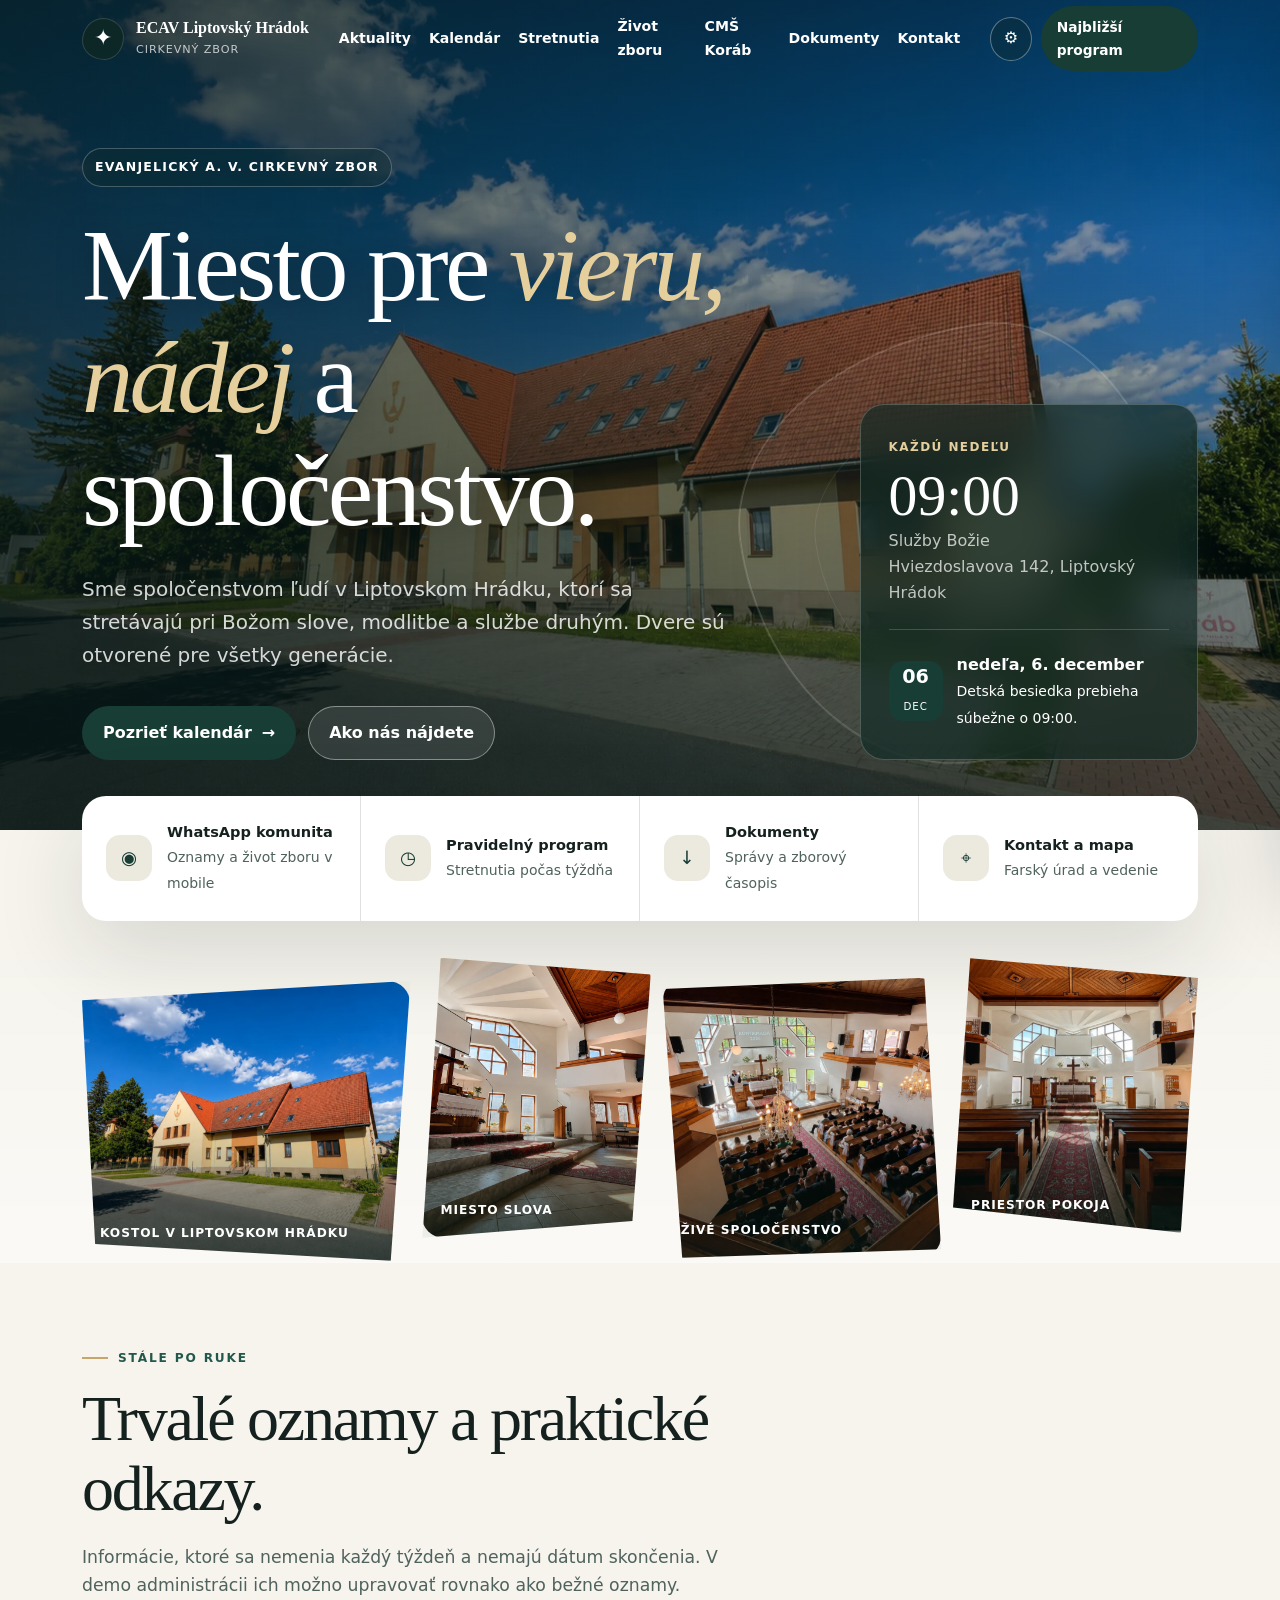
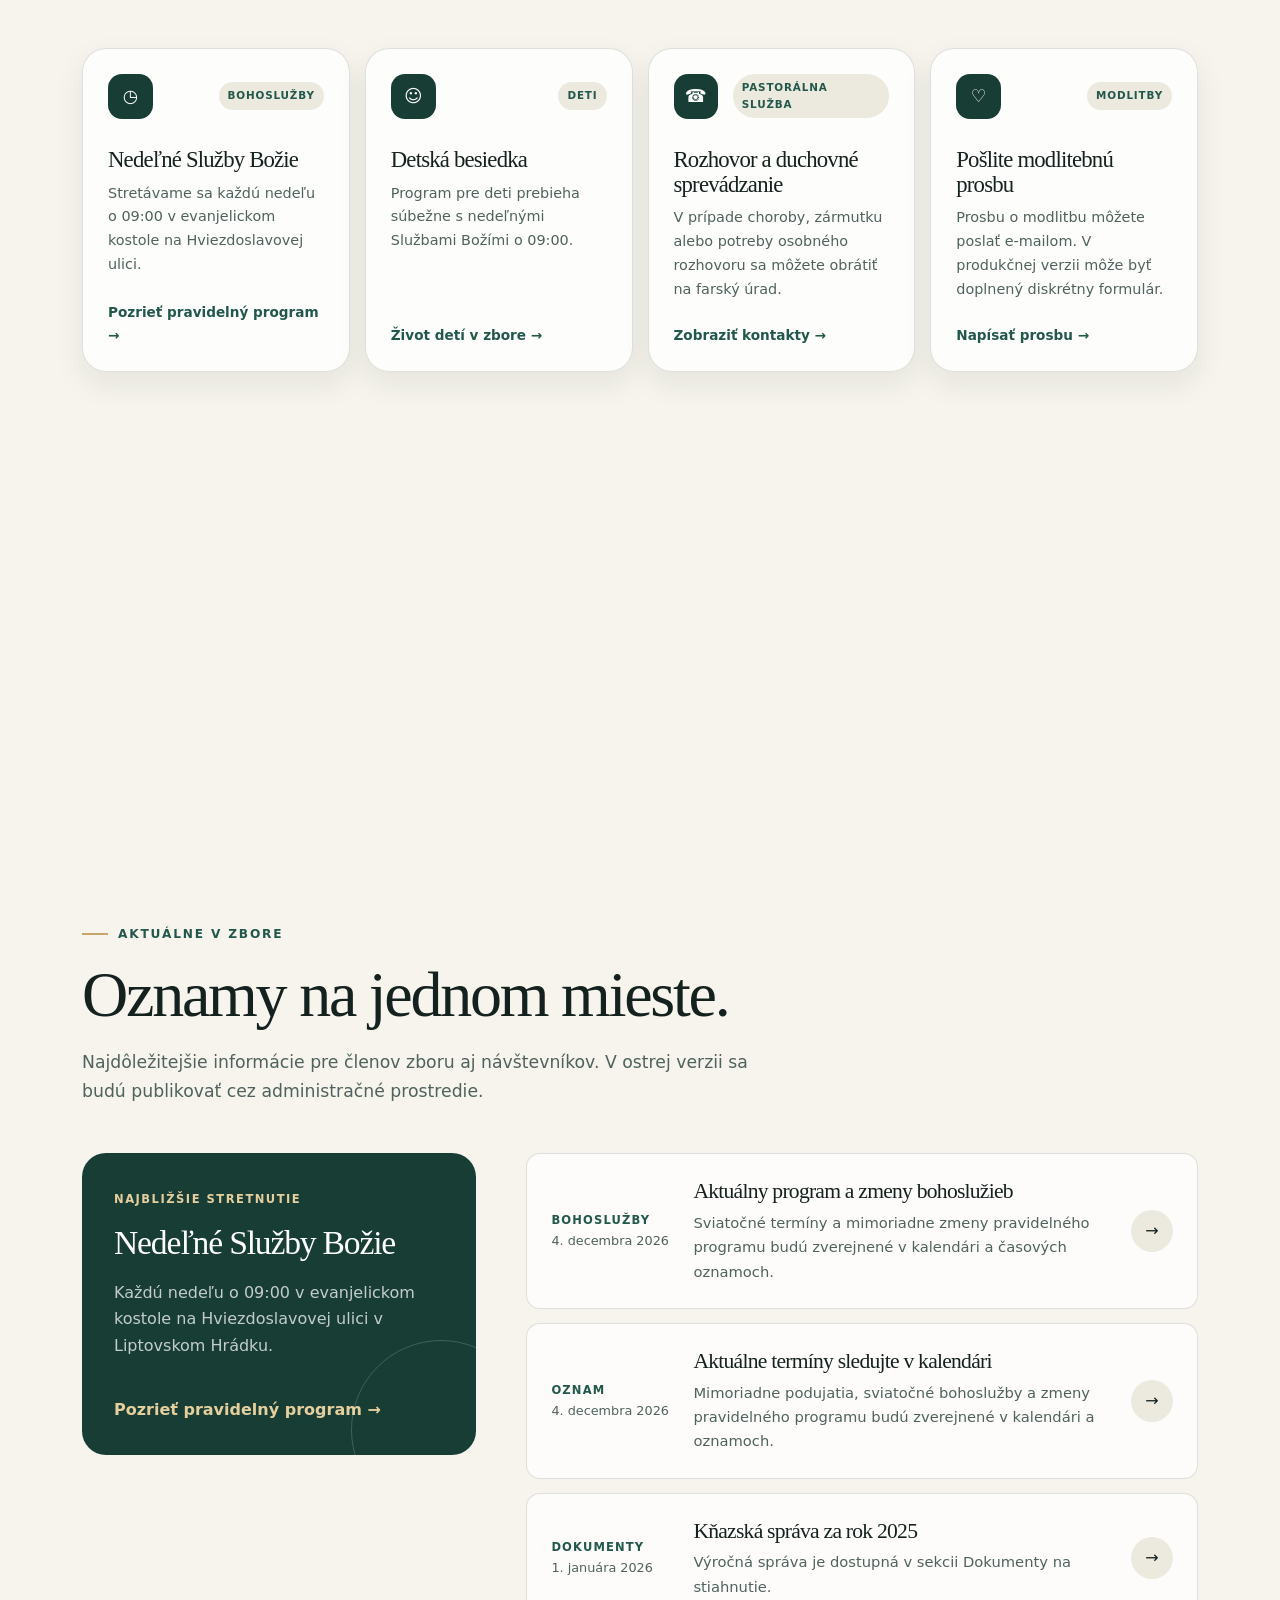
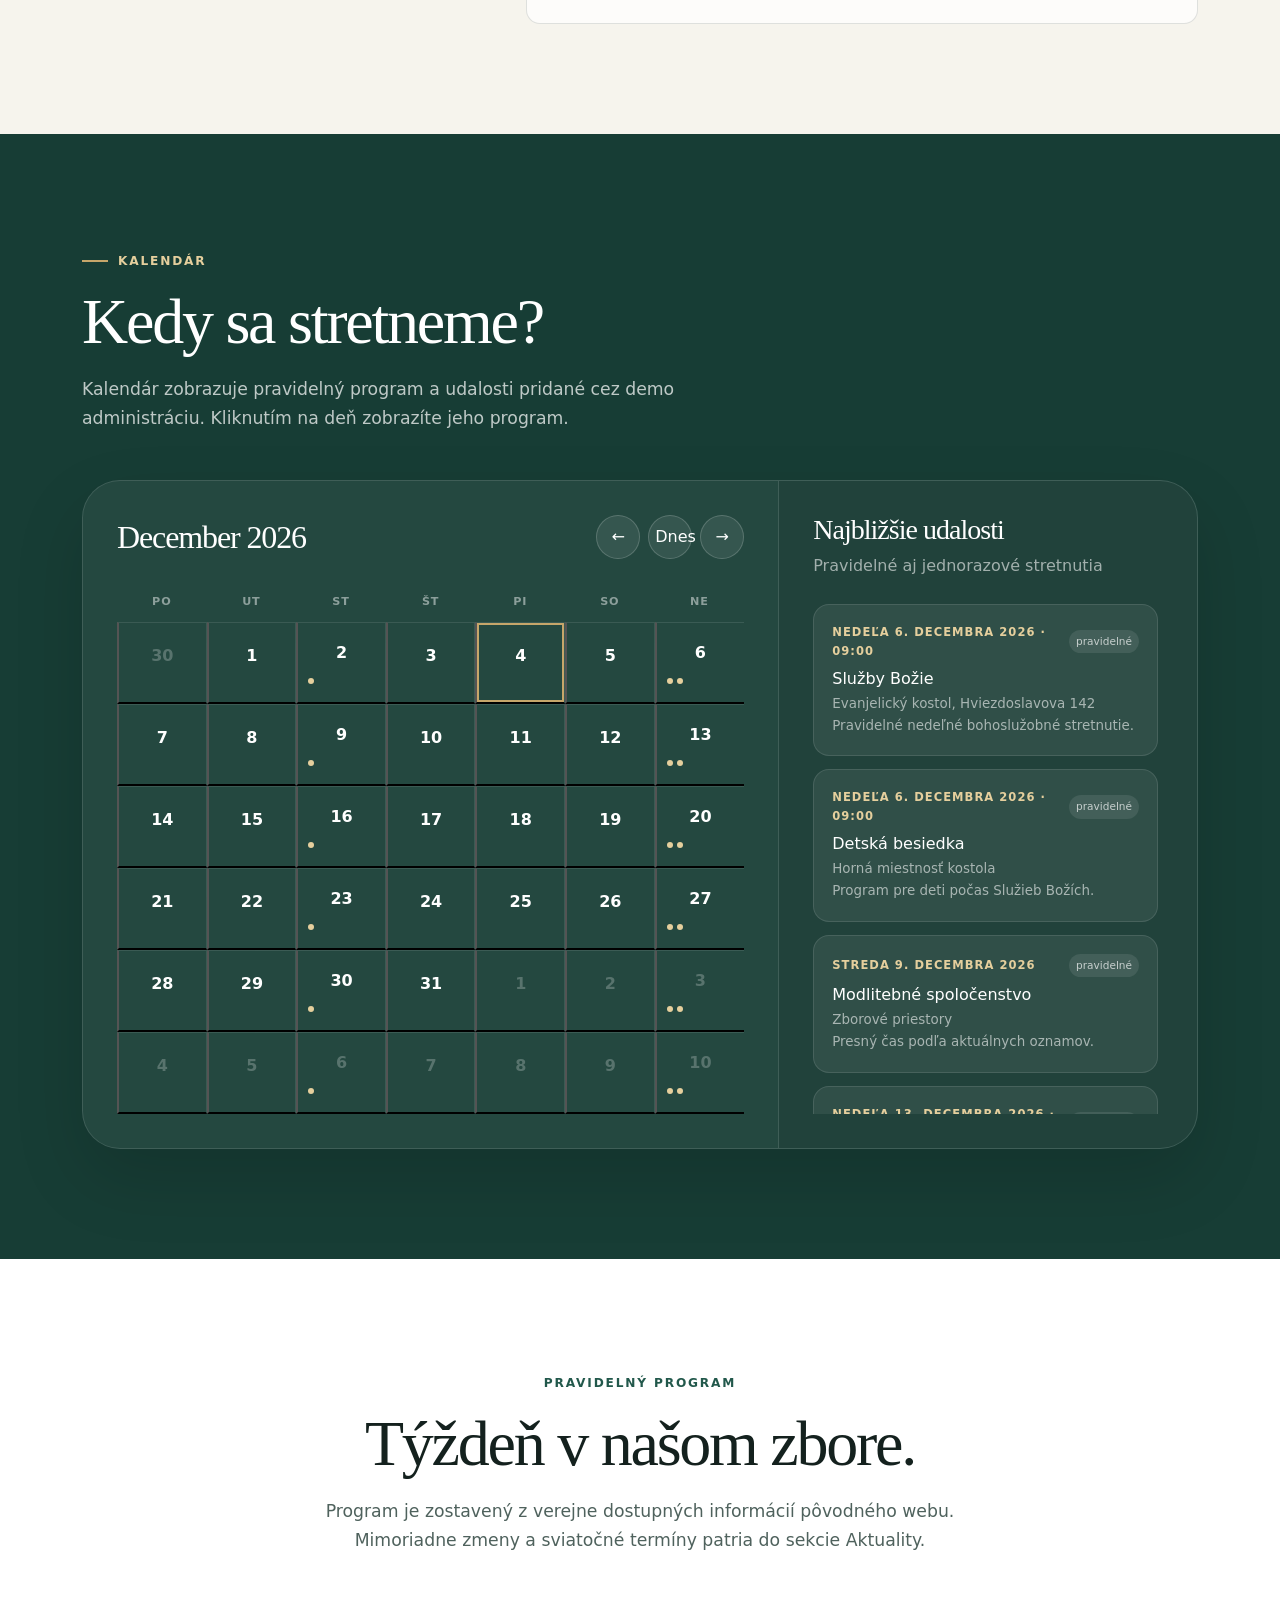
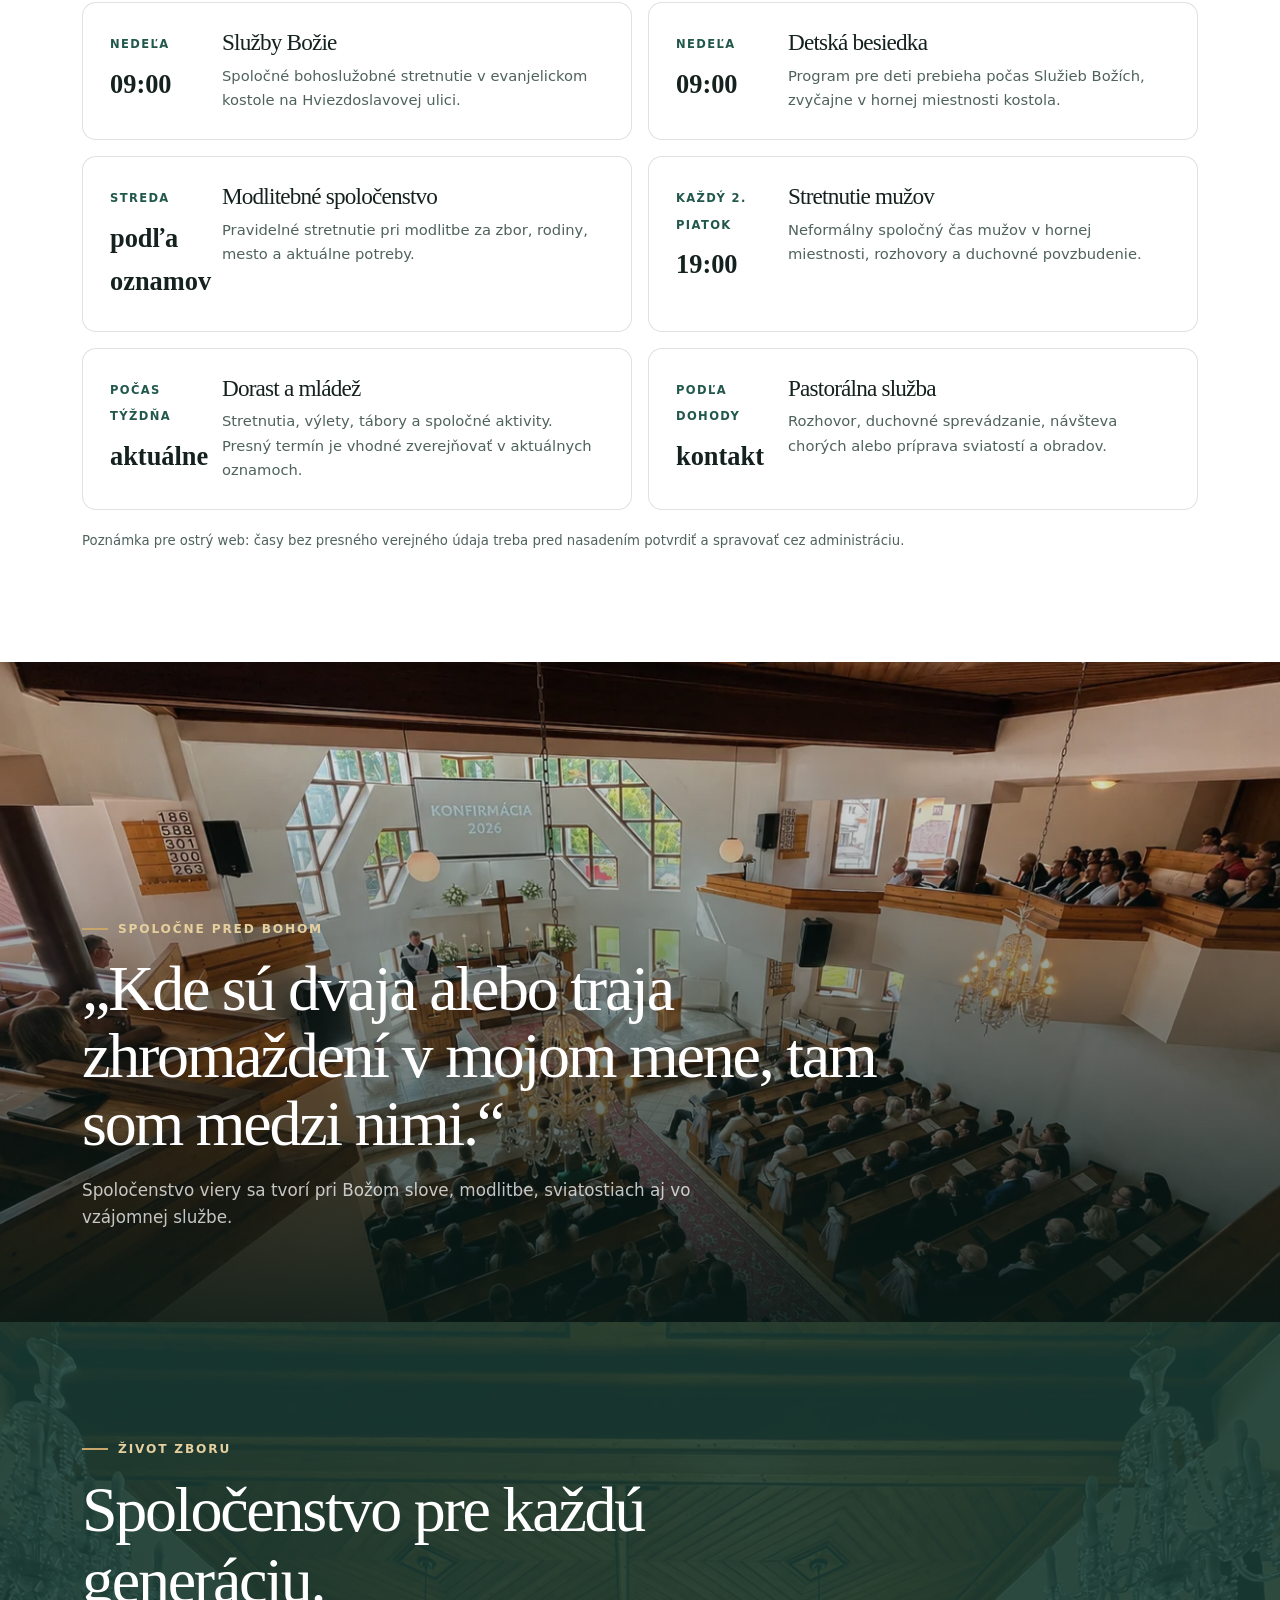
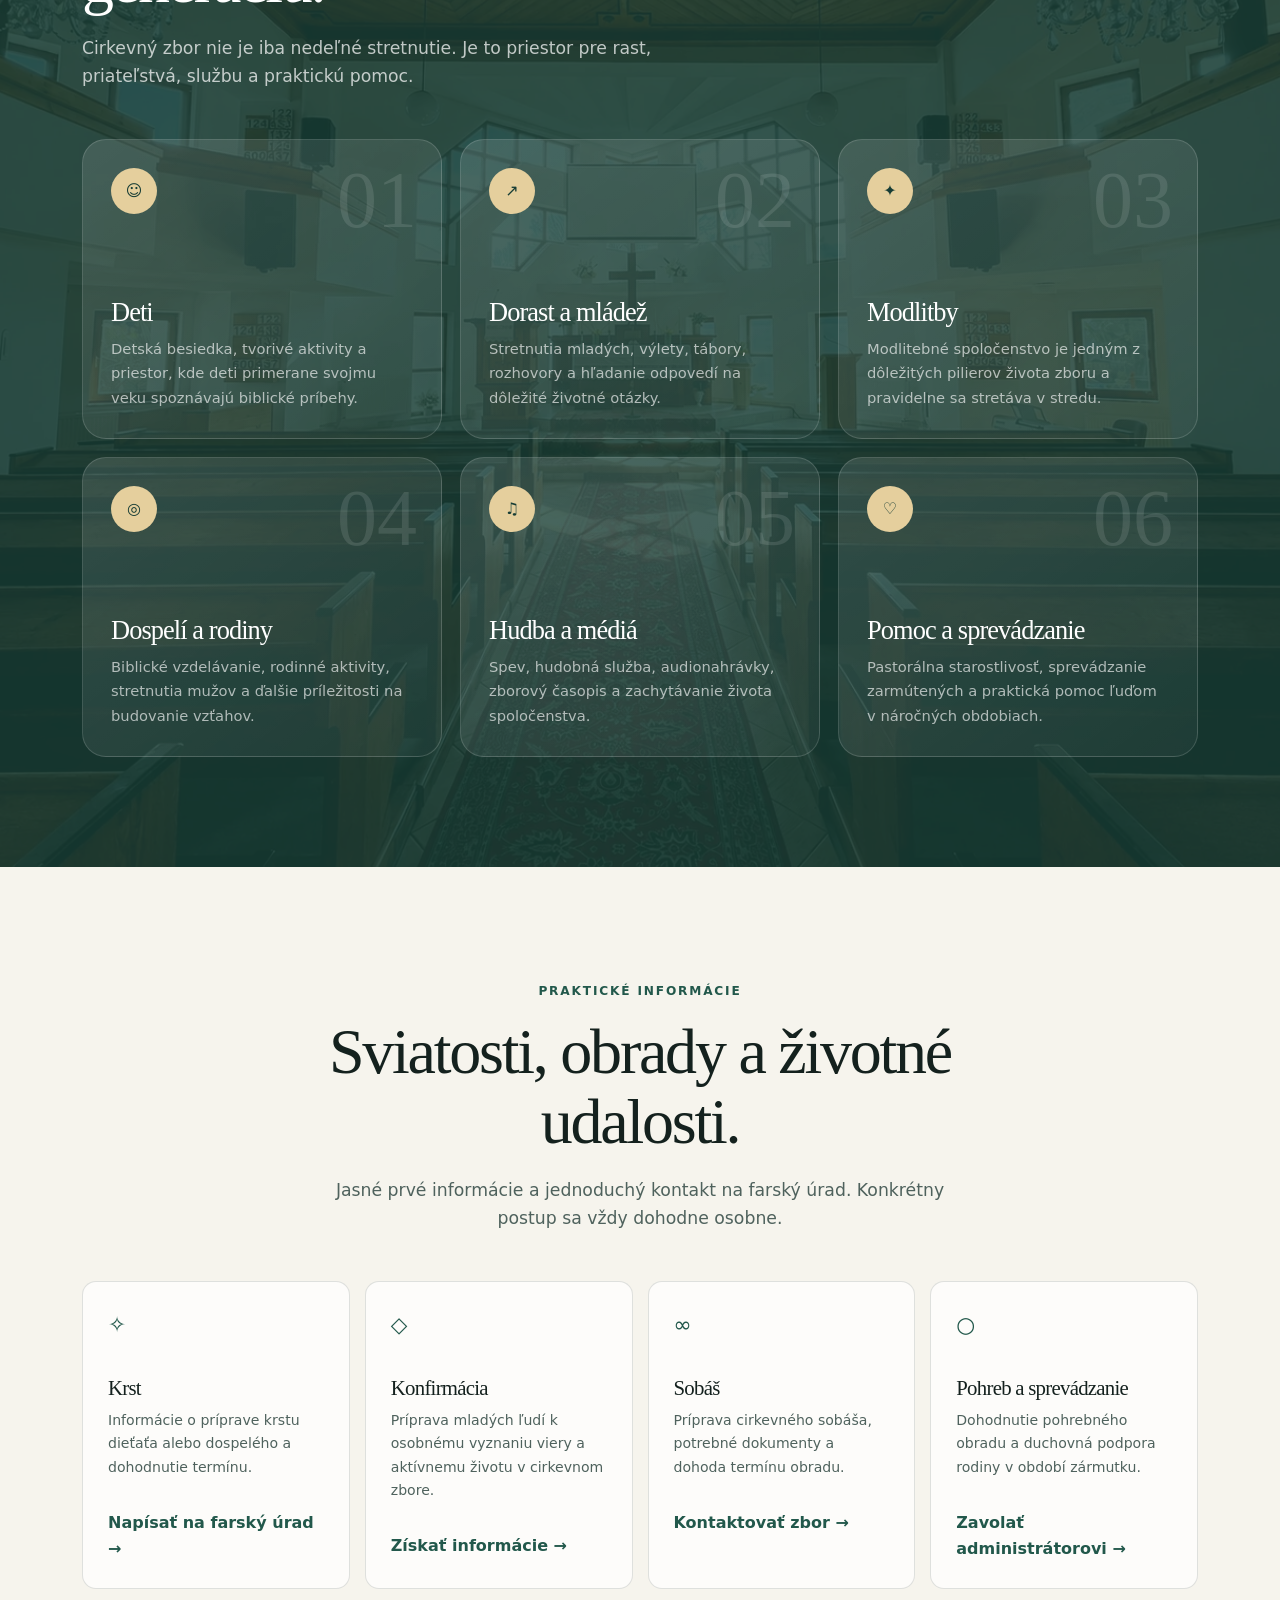
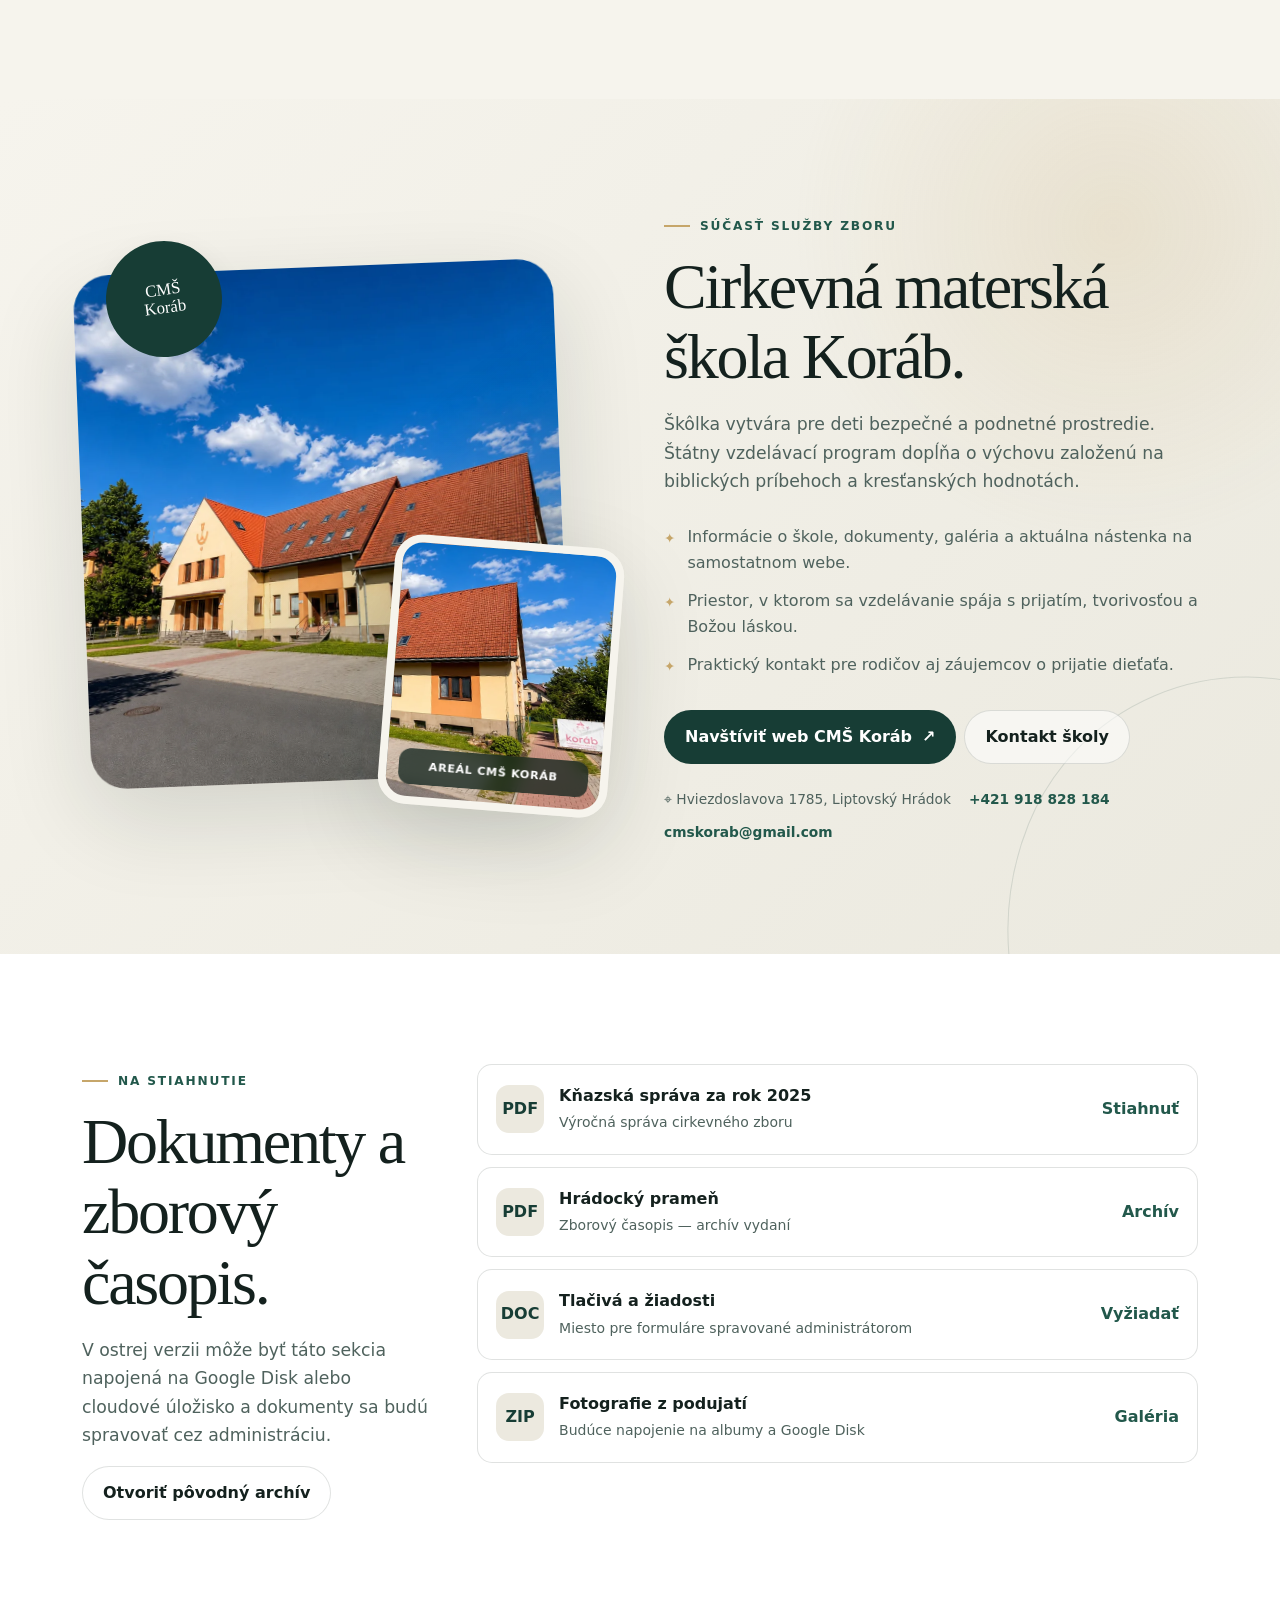
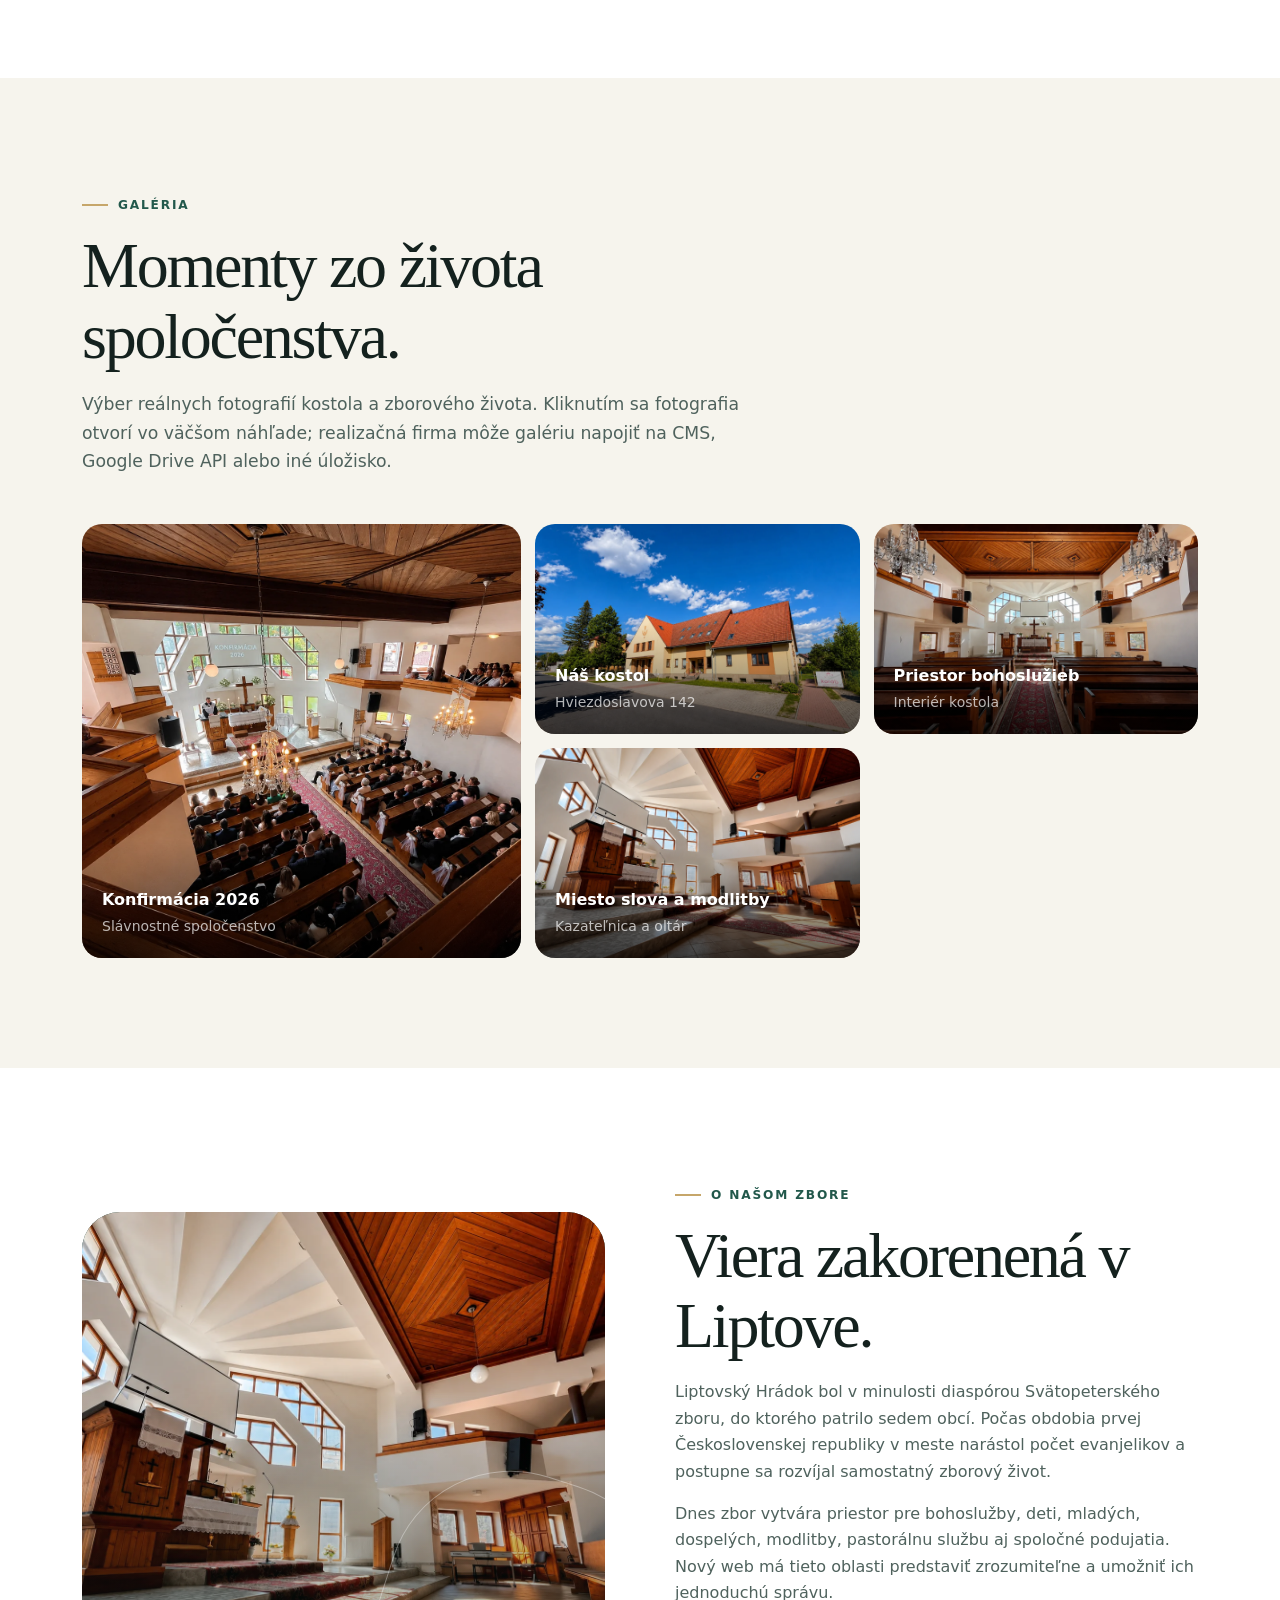
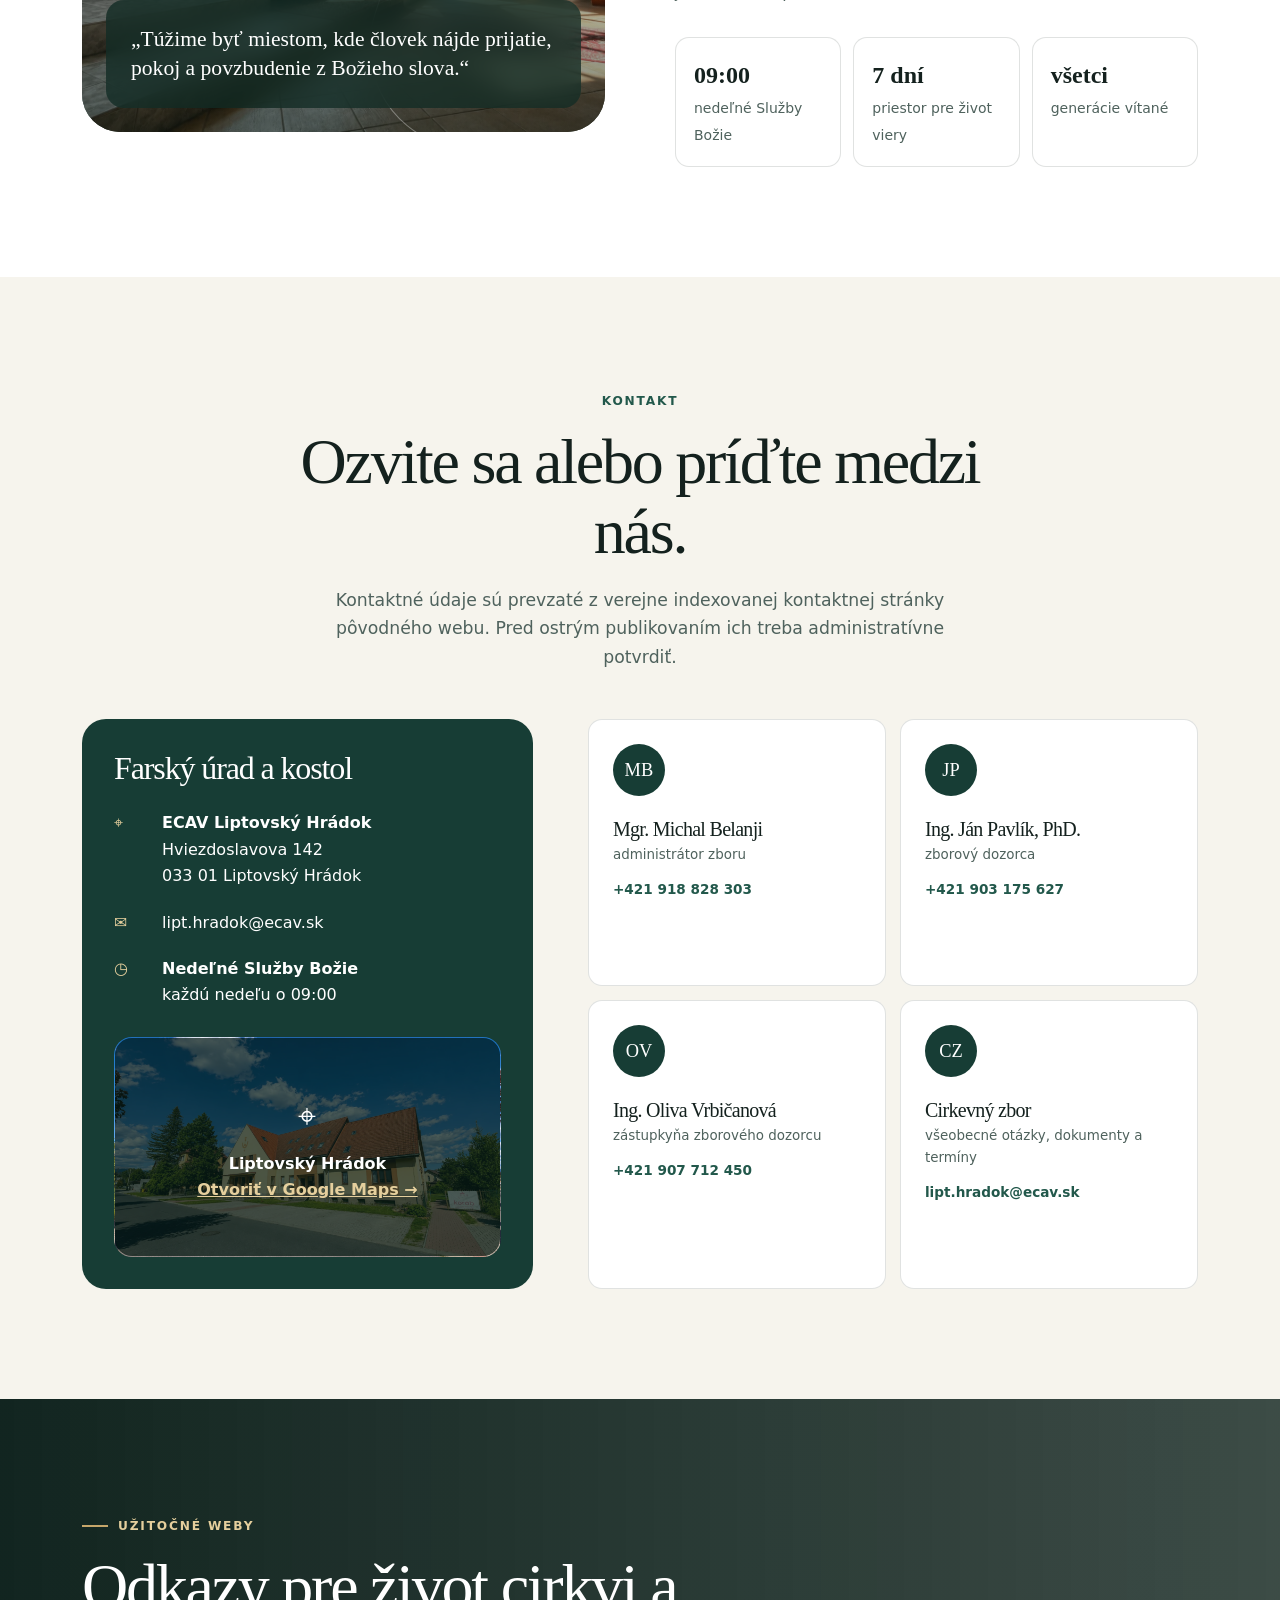
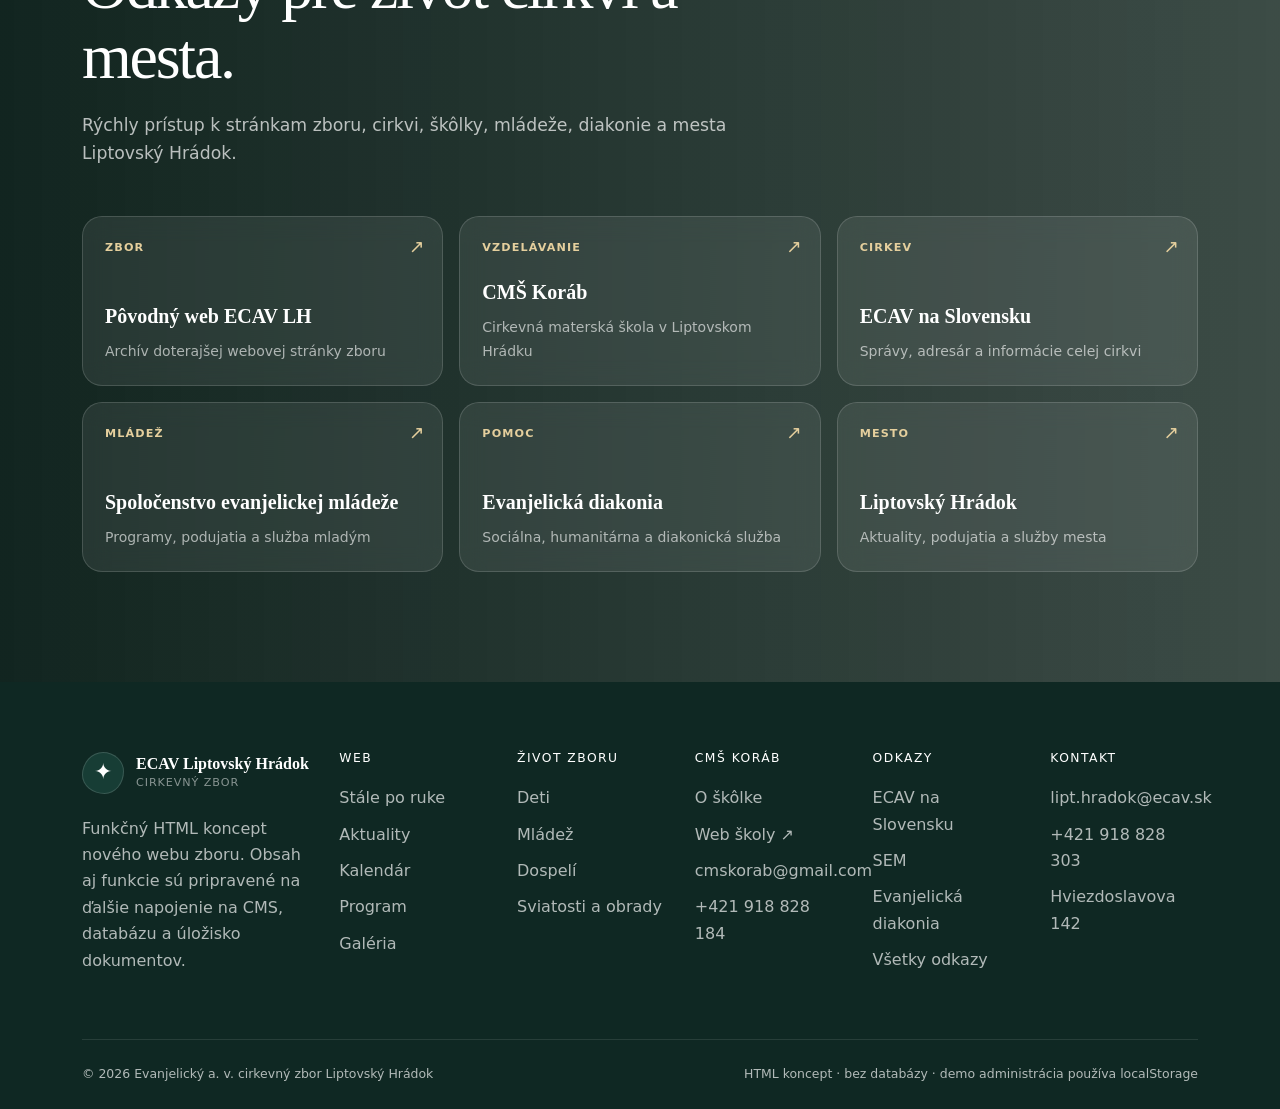
<file: index(13).html>
<!doctype html>
<html lang="sk">
<head>
  <meta charset="utf-8">
  <meta name="viewport" content="width=device-width, initial-scale=1">
  <meta name="description" content="Dizajnový a funkčný HTML koncept webu Cirkevného zboru ECAV Liptovský Hrádok.">
  <meta name="theme-color" content="#173d35">
  <title>ECAV Liptovský Hrádok | Spoločenstvo viery</title>

  <!-- Bootstrap 5.3.8: grid, responsive navbar/collapse, carousel, modal and utilities -->
  <link href="https://cdn.jsdelivr.net/npm/bootstrap@5.3.8/dist/css/bootstrap.min.css" rel="stylesheet" integrity="sha384-sRIl4kxILFvY47J16cr9ZwB07vP4J8+LH7qKQnuqkuIAvNWLzeN8tE5YBujZqJLB" crossorigin="anonymous">

  <!--
    ECAV LIPTOVSKÝ HRÁDOK — FUNKČNÝ HTML KONCEPT
    ------------------------------------------------
    Účel: dizajnový prototyp bez databázy, pripravený na odovzdanie realizačnej firme.
    Závislosti: Bootstrap 5.3.8 cez CDN; lokálne optimalizované fotografie v assets/images.
    Dáta: ukážkovo uložené v JavaScripte a localStorage pre demo administráciu.

    Verejné zdroje obsahu (overené 15. 7. 2026 cez indexované stránky pôvodného webu):
    - https://www.ecavlh.sk/
    - https://www.ecavlh.sk/aktualne
    - https://www.ecavlh.sk/kontakt
    - https://www.ecavlh.sk/deti
    - https://www.ecavlh.sk/dospeli
    - https://www.ecavlh.sk/dokumenty
    - https://www.ecavlh.sk/minulost
    - https://www.ecavlh.sk/obrady-a-suvisiace-sluzby

    DÔLEŽITÉ PRE REALIZAČNÚ FIRMU:
    1. Pred ostrým nasadením znova overiť osoby, telefónne čísla a pravidelné termíny.
    2. Nahradiť localStorage databázou/CMS a zaviesť reálne prihlasovanie.
    3. Dokumenty a galériu pripojiť k vybranému úložisku (Google Drive API / cloud storage).
    4. Doplniť GDPR dokumentáciu, cookies podľa reálne nasadených služieb a antispam formulárov.
    5. Bootstrap je použitý pre responzívnu navigáciu, carousel, modal a utility; vlastné CSS zachováva originálny vizuál.
    6. Trvalé oznamy sú oddelené od časových aktualít vlastnosťou `persistent`.
    7. WhatsApp a podpora zboru používajú centrálne odkazy v objekte SITE_CONFIG na konci súboru.
    8. Fotografie sú lokálne súbory vhodné pre GitHub Pages; neskôr ich možno nahradiť URL z CMS alebo Google Apps Script API.
    9. Sekcia CMŠ Koráb odkazuje na samostatný web školy a používa verejne uvedené kontaktné údaje.
   10. Externé odkazy sú sústredené v sekcii Užitočné weby a v pätičke.
   11. Pohyb fotografií rešpektuje prefers-reduced-motion a neovplyvňuje obsah ani ovládanie stránky.
  -->

  <style>


    /* Critical fallback for the first render if the Bootstrap CDN is temporarily unavailable. */
    .carousel-item { display: none; position: relative; width: 100%; }
    .carousel-item.active { display: block; }
    .collapse:not(.show) { display: none; }
    .position-relative { position: relative !important; }
    .visually-hidden { position: absolute !important; width: 1px !important; height: 1px !important; padding: 0 !important; margin: -1px !important; overflow: hidden !important; clip: rect(0,0,0,0) !important; white-space: nowrap !important; border: 0 !important; }
    .img-fluid { max-width: 100%; height: auto; }
    .mx-auto { margin-inline: auto !important; }
    @media (min-width: 992px) { .navbar-expand-lg .navbar-collapse { display: flex !important; } }
    @media (min-width: 1200px) { .d-xl-inline-flex { display: inline-flex !important; } }


    /* =========================================================
       1. DESIGN TOKENS
       ========================================================= */
    :root {
      --ink: #14211e;
      --ink-soft: #4f625d;
      --paper: #f6f4ed;
      --paper-2: #ece9df;
      --surface: rgba(255, 255, 255, 0.84);
      --surface-solid: #ffffff;
      --forest: #173d35;
      --forest-2: #22584b;
      --sage: #9fb9a9;
      --gold: #c6a66a;
      --gold-2: #e5cf9d;
      --line: rgba(20, 33, 30, 0.13);
      --danger: #9e3d3d;
      --shadow-sm: 0 12px 30px rgba(20, 33, 30, 0.08);
      --shadow-lg: 0 30px 90px rgba(20, 33, 30, 0.14);
      --radius-sm: 14px;
      --radius-md: 24px;
      --radius-lg: 38px;
      --container: 1180px;
      --header-height: 78px;
      --ease: cubic-bezier(.22, 1, .36, 1);
    }

    *, *::before, *::after { box-sizing: border-box; }
    html { scroll-behavior: smooth; scroll-padding-top: calc(var(--header-height) + 20px); }
    body {
      margin: 0;
      color: var(--ink);
      background: var(--paper);
      font-family: Inter, ui-sans-serif, system-ui, -apple-system, BlinkMacSystemFont, "Segoe UI", sans-serif;
      line-height: 1.65;
      text-rendering: optimizeLegibility;
      overflow-x: hidden;
    }
    body.admin-open { overflow: hidden; }
    button, input, textarea, select { font: inherit; }
    button, a { -webkit-tap-highlight-color: transparent; }
    a { color: inherit; }
    img, svg { display: block; max-width: 100%; }
    h1, h2, h3, h4, p { margin-top: 0; }
    h1, h2, h3 {
      font-family: Georgia, "Times New Roman", serif;
      line-height: 1.1;
      letter-spacing: -0.035em;
    }
    p:last-child { margin-bottom: 0; }
    :focus-visible { outline: 3px solid var(--gold); outline-offset: 4px; }
    [hidden] { display: none !important; }

    .container { width: min(calc(100% - 40px), var(--container)); margin-inline: auto; }
    .section { padding: 110px 0; position: relative; }
    .section--compact { padding: 75px 0; }
    .section--white { background: var(--surface-solid); }
    .section--forest { color: #fff; background: var(--forest); }
    .eyebrow {
      display: inline-flex;
      align-items: center;
      gap: 10px;
      margin-bottom: 16px;
      color: var(--forest-2);
      font-size: .76rem;
      font-weight: 800;
      letter-spacing: .15em;
      text-transform: uppercase;
    }
    .eyebrow::before { content: ""; width: 26px; height: 2px; background: var(--gold); }
    .section--forest .eyebrow { color: var(--gold-2); }
    .section-heading { max-width: 720px; margin-bottom: 48px; }
    .section-heading--center { margin-inline: auto; text-align: center; }
    .section-heading--center .eyebrow::before { display: none; }
    .section-title { margin-bottom: 18px; font-size: clamp(2.25rem, 5vw, 4.5rem); }
    .section-lead { max-width: 670px; color: var(--ink-soft); font-size: 1.08rem; }
    .section-heading--center .section-lead { margin-inline: auto; }
    .section--forest .section-lead { color: rgba(255,255,255,.72); }

    .button {
      display: inline-flex;
      min-height: 50px;
      align-items: center;
      justify-content: center;
      gap: 10px;
      padding: 13px 20px;
      border: 1px solid transparent;
      border-radius: 999px;
      color: #fff;
      background: var(--forest);
      font-weight: 750;
      text-decoration: none;
      cursor: pointer;
      transition: transform .25s var(--ease), background .25s ease, box-shadow .25s ease;
    }
    .button:hover { transform: translateY(-2px); background: var(--forest-2); box-shadow: var(--shadow-sm); }
    .button--gold { color: var(--ink); background: var(--gold-2); }
    .button--gold:hover { background: #efdbaa; }
    .button--ghost { color: var(--ink); border-color: var(--line); background: rgba(255,255,255,.55); }
    .button--ghost:hover { background: #fff; }
    .button--small { min-height: 40px; padding: 9px 15px; font-size: .86rem; }
    .button--danger { background: var(--danger); }
    .icon-button {
      width: 44px;
      height: 44px;
      display: inline-grid;
      place-items: center;
      border: 1px solid var(--line);
      border-radius: 50%;
      color: var(--ink);
      background: rgba(255,255,255,.75);
      cursor: pointer;
      transition: .2s ease;
    }
    .icon-button:hover { background: #fff; transform: translateY(-1px); }

    /* =========================================================
       2. HEADER
       ========================================================= */
    .site-header {
      position: fixed;
      inset: 0 0 auto;
      z-index: 1000;
      height: var(--header-height);
      border-bottom: 1px solid transparent;
      transition: background .25s ease, border-color .25s ease, backdrop-filter .25s ease;
    }
    .site-header.is-scrolled,
    .site-header.menu-open {
      border-color: var(--line);
      background: rgba(246,244,237,.9);
      backdrop-filter: blur(18px);
    }
    .header-inner {
      height: 100%;
      display: grid;
      grid-template-columns: auto 1fr auto;
      align-items: center;
      gap: 30px;
    }
    .brand { display: inline-flex; align-items: center; gap: 12px; text-decoration: none; }
    .brand-mark {
      width: 42px;
      height: 42px;
      display: grid;
      place-items: center;
      border-radius: 50% 50% 46% 54% / 55% 46% 54% 45%;
      color: #fff;
      background: var(--forest);
      box-shadow: inset 0 0 0 1px rgba(255,255,255,.15);
      font-family: Georgia, serif;
      font-size: 1.35rem;
    }
    .brand-copy { line-height: 1.05; }
    .brand-copy strong { display: block; font-family: Georgia, serif; font-size: 1rem; }
    .brand-copy small { color: var(--ink-soft); font-size: .7rem; letter-spacing: .08em; text-transform: uppercase; }
    .main-nav { justify-self: center; }
    .main-nav ul { display: flex; align-items: center; gap: 18px; margin: 0; padding: 0; list-style: none; }
    .main-nav a {
      position: relative;
      padding: 10px 0 !important;
      color: inherit !important;
      font-size: .88rem;
      font-weight: 700;
      text-decoration: none;
    }
    .main-nav a::after {
      content: "";
      position: absolute;
      right: 0;
      bottom: 4px;
      left: 0;
      height: 2px;
      background: var(--gold);
      transform: scaleX(0);
      transform-origin: right;
      transition: transform .25s var(--ease);
    }
    .main-nav a:hover::after,
    .main-nav a.active::after { transform: scaleX(1); transform-origin: left; }
    .header-actions { display: flex; align-items: center; gap: 9px; }
    .menu-toggle { display: none; }

    /* =========================================================
       3. HERO — ABSTRAKTNÉ POZADIE BEZ OBRÁZKOV
       ========================================================= */
    .hero {
      min-height: 780px;
      display: grid;
      align-items: center;
      padding: calc(var(--header-height) + 70px) 0 70px;
      isolation: isolate;
      overflow: hidden;
      background:
        radial-gradient(circle at 18% 25%, rgba(229,207,157,.88), transparent 27%),
        radial-gradient(circle at 82% 17%, rgba(159,185,169,.68), transparent 27%),
        linear-gradient(135deg, #f8f2e5 0%, #e9eee6 50%, #f1e9dc 100%);
    }
    .hero[data-theme="dawn"] {
      background:
        radial-gradient(circle at 18% 25%, rgba(236,190,143,.78), transparent 29%),
        radial-gradient(circle at 82% 17%, rgba(179,193,180,.75), transparent 29%),
        linear-gradient(135deg, #fbf0df 0%, #e8eee9 50%, #eee2d3 100%);
    }
    .hero[data-theme="forest"] {
      color: #fff;
      background:
        radial-gradient(circle at 16% 30%, rgba(198,166,106,.38), transparent 28%),
        radial-gradient(circle at 84% 10%, rgba(110,153,132,.4), transparent 28%),
        linear-gradient(135deg, #0d2924 0%, #173d35 45%, #264f43 100%);
    }
    .hero::before,
    .hero::after {
      content: "";
      position: absolute;
      z-index: -1;
      border: 1px solid rgba(23,61,53,.14);
      border-radius: 50%;
      animation: float 12s ease-in-out infinite;
    }
    .hero::before { width: 560px; height: 560px; right: -170px; top: 120px; }
    .hero::after { width: 320px; height: 320px; left: -110px; bottom: 70px; animation-delay: -5s; }
    .hero-shape {
      position: absolute;
      z-index: -1;
      right: 8%;
      bottom: 8%;
      width: min(34vw, 460px);
      aspect-ratio: 1;
      border-radius: 62% 38% 53% 47% / 42% 55% 45% 58%;
      background: linear-gradient(145deg, rgba(255,255,255,.56), rgba(23,61,53,.1));
      box-shadow: inset 0 0 0 1px rgba(255,255,255,.45), var(--shadow-lg);
      transform: rotate(-8deg);
    }
    .hero-shape::before {
      content: "";
      position: absolute;
      inset: 17%;
      border: 1px solid rgba(23,61,53,.2);
      border-radius: inherit;
    }
    .hero-grid {
      display: grid;
      grid-template-columns: minmax(0, 1.15fr) minmax(330px, .55fr);
      align-items: end;
      gap: 70px;
    }
    .hero-copy { max-width: 780px; }
    .hero-kicker {
      display: inline-flex;
      align-items: center;
      gap: 12px;
      margin-bottom: 23px;
      padding: 8px 12px;
      border: 1px solid rgba(23,61,53,.13);
      border-radius: 999px;
      background: rgba(255,255,255,.45);
      font-size: .78rem;
      font-weight: 800;
      letter-spacing: .1em;
      text-transform: uppercase;
      backdrop-filter: blur(10px);
    }
    .hero[data-theme="forest"] .hero-kicker { border-color: rgba(255,255,255,.18); background: rgba(255,255,255,.08); }
    .hero-title { max-width: 850px; margin-bottom: 25px; font-size: clamp(3.4rem, 8vw, 7.5rem); }
    .hero-title em { color: var(--forest-2); font-weight: 400; }
    .hero[data-theme="forest"] .hero-title em { color: var(--gold-2); }
    .hero-text { max-width: 650px; margin-bottom: 34px; color: var(--ink-soft); font-size: clamp(1.05rem, 2vw, 1.25rem); }
    .hero[data-theme="forest"] .hero-text { color: rgba(255,255,255,.75); }
    .hero-actions { display: flex; flex-wrap: wrap; gap: 12px; }
    .service-card {
      position: relative;
      z-index: 2;
      padding: 28px;
      border: 1px solid rgba(255,255,255,.55);
      border-radius: var(--radius-md);
      background: rgba(255,255,255,.68);
      box-shadow: var(--shadow-lg);
      backdrop-filter: blur(18px);
    }
    .hero[data-theme="forest"] .service-card { border-color: rgba(255,255,255,.15); color: #fff; background: rgba(255,255,255,.08); }
    .service-card__label { color: var(--forest-2); font-size: .75rem; font-weight: 800; letter-spacing: .12em; text-transform: uppercase; }
    .hero[data-theme="forest"] .service-card__label { color: var(--gold-2); }
    .service-card__time { margin: 8px 0 3px; font-family: Georgia, serif; font-size: 3.6rem; line-height: 1; }
    .service-card__meta { color: var(--ink-soft); }
    .hero[data-theme="forest"] .service-card__meta { color: rgba(255,255,255,.7); }
    .service-card__divider { height: 1px; margin: 22px 0; background: var(--line); }
    .service-card__next { display: grid; grid-template-columns: 54px 1fr; gap: 14px; align-items: center; }
    .date-badge { display: grid; place-items: center; width: 54px; height: 60px; border-radius: 14px; color: #fff; background: var(--forest); }
    .date-badge strong { font-size: 1.2rem; line-height: 1; }
    .date-badge span { font-size: .64rem; letter-spacing: .09em; text-transform: uppercase; }

    /* =========================================================
       4. QUICK LINKS + ANNOUNCEMENTS
       ========================================================= */
    .quick-links { position: relative; z-index: 4; margin-top: -34px; }
    .quick-grid { display: grid; grid-template-columns: repeat(4, 1fr); border-radius: var(--radius-md); background: #fff; box-shadow: var(--shadow-lg); overflow: hidden; }
    .quick-link { width: 100%; display: grid; grid-template-columns: 46px 1fr; gap: 15px; align-items: center; padding: 24px; border: 0; border-right: 1px solid var(--line); color: inherit; background: transparent; font: inherit; text-align: left; text-decoration: none; cursor: pointer; transition: background .2s ease; }
    .quick-link:last-child { border-right: 0; }
    .quick-link:hover { background: #faf8f2; }
    .quick-icon { display: grid; place-items: center; width: 46px; height: 46px; border-radius: 14px; color: var(--forest); background: var(--paper-2); font-size: 1.15rem; }
    .quick-link strong { display: block; font-size: .91rem; }
    .quick-link small { color: var(--ink-soft); }

    .announcements-layout { display: grid; grid-template-columns: .74fr 1.26fr; gap: 50px; align-items: start; }
    .featured-note {
      position: sticky;
      top: calc(var(--header-height) + 30px);
      padding: 32px;
      border-radius: var(--radius-md);
      color: #fff;
      background: var(--forest);
      overflow: hidden;
    }
    .featured-note::after { content: ""; position: absolute; width: 180px; height: 180px; right: -55px; bottom: -65px; border: 1px solid rgba(255,255,255,.18); border-radius: 50%; }
    .featured-note__tag { color: var(--gold-2); font-size: .72rem; font-weight: 800; letter-spacing: .13em; text-transform: uppercase; }
    .featured-note h3 { margin: 13px 0 18px; font-size: 2.1rem; }
    .featured-note p { color: rgba(255,255,255,.74); }
    .featured-note a { display: inline-flex; margin-top: 22px; color: var(--gold-2); font-weight: 800; text-decoration: none; }
    .announcement-list { display: grid; gap: 14px; }
    .announcement-card {
      display: grid;
      grid-template-columns: 120px 1fr auto;
      gap: 22px;
      align-items: center;
      padding: 24px;
      border: 1px solid var(--line);
      border-radius: var(--radius-sm);
      background: rgba(255,255,255,.72);
      transition: transform .2s var(--ease), box-shadow .2s ease;
    }
    .announcement-card:hover { transform: translateY(-2px); box-shadow: var(--shadow-sm); }
    .announcement-card__category { color: var(--forest-2); font-size: .72rem; font-weight: 850; letter-spacing: .1em; text-transform: uppercase; }
    .announcement-card h3 { margin: 2px 0 7px; font-size: 1.35rem; }
    .announcement-card p { margin-bottom: 0; color: var(--ink-soft); font-size: .92rem; }
    .announcement-card__date { color: var(--ink-soft); font-size: .8rem; }
    .arrow-link { display: inline-grid; place-items: center; width: 42px; height: 42px; border-radius: 50%; background: var(--paper-2); text-decoration: none; }
    .empty-state { padding: 28px; border: 1px dashed var(--line); border-radius: var(--radius-sm); color: var(--ink-soft); text-align: center; }

    /* Trvalé oznamy nie sú viazané na dátum a zostávajú stále po ruke. */
    .permanent-section { padding-top: 78px; }
    .permanent-grid { display: grid; grid-template-columns: repeat(4, 1fr); gap: 15px; }
    .permanent-card {
      min-height: 245px;
      display: flex;
      flex-direction: column;
      padding: 25px;
      border: 1px solid var(--line);
      border-radius: var(--radius-md);
      background: rgba(255,255,255,.78);
      box-shadow: var(--shadow-sm);
      transition: transform .22s var(--ease), border-color .22s ease, box-shadow .22s ease;
    }
    .permanent-card:hover { transform: translateY(-3px); border-color: rgba(23,61,53,.28); box-shadow: var(--shadow-lg); }
    .permanent-card__top { display: flex; align-items: center; justify-content: space-between; gap: 15px; margin-bottom: 28px; }
    .permanent-card__icon { width: 45px; height: 45px; display: grid; place-items: center; border-radius: 14px; color: #fff; background: var(--forest); font-size: 1.1rem; }
    .permanent-card__badge { padding: 5px 9px; border-radius: 999px; color: var(--forest-2); background: var(--paper-2); font-size: .65rem; font-weight: 850; letter-spacing: .08em; text-transform: uppercase; }
    .permanent-card h3 { margin-bottom: 10px; font-size: 1.42rem; }
    .permanent-card p { margin-bottom: 22px; color: var(--ink-soft); font-size: .9rem; }
    .permanent-card a { margin-top: auto; color: var(--forest-2); font-size: .85rem; font-weight: 850; text-decoration: none; }

    .community-tools {
      display: grid;
      grid-template-columns: 1.25fr repeat(3, 1fr);
      gap: 14px;
      margin-top: 34px;
      padding: 18px;
      border-radius: var(--radius-md);
      color: #fff;
      background: var(--forest);
      box-shadow: var(--shadow-lg);
    }
    .community-tool {
      min-height: 178px;
      display: flex;
      flex-direction: column;
      align-items: flex-start;
      padding: 22px;
      border: 1px solid rgba(255,255,255,.12);
      border-radius: 18px;
      background: rgba(255,255,255,.06);
    }
    .community-tool--primary { background: linear-gradient(145deg, rgba(198,166,106,.28), rgba(255,255,255,.07)); }
    .community-tool__icon { display: grid; place-items: center; width: 42px; height: 42px; margin-bottom: 22px; border-radius: 13px; color: var(--forest); background: var(--gold-2); }
    .community-tool h3 { margin-bottom: 8px; font-size: 1.25rem; }
    .community-tool p { margin-bottom: 18px; color: rgba(255,255,255,.66); font-size: .84rem; }
    .community-tool a,
    .community-tool button { margin-top: auto; padding: 0; border: 0; color: var(--gold-2); background: transparent; font-size: .82rem; font-weight: 850; text-align: left; text-decoration: none; cursor: pointer; }
    .community-tool button:hover,
    .community-tool a:hover { color: #fff; }

    .checkbox-row { display: flex; align-items: flex-start; gap: 10px; padding: 12px; border: 1px solid var(--line); border-radius: 10px; background: #fff; }
    .checkbox-row input { width: 18px; height: 18px; margin-top: 2px; accent-color: var(--forest); }
    .checkbox-row span { color: var(--ink-soft); font-size: .8rem; }
    .checkbox-row strong { display: block; color: var(--ink); font-size: .82rem; }

    /* =========================================================
       5. CALENDAR
       ========================================================= */
    .calendar-shell { display: grid; grid-template-columns: minmax(0, 1.25fr) minmax(300px, .75fr); overflow: hidden; border: 1px solid rgba(255,255,255,.12); border-radius: var(--radius-lg); background: rgba(255,255,255,.06); box-shadow: 0 30px 70px rgba(0,0,0,.14); }
    .calendar-main { padding: 34px; border-right: 1px solid rgba(255,255,255,.12); }
    .calendar-toolbar { display: flex; align-items: center; justify-content: space-between; gap: 18px; margin-bottom: 24px; }
    .calendar-title { margin: 0; font-size: 2rem; }
    .calendar-controls { display: flex; gap: 8px; }
    .calendar-controls .icon-button { color: #fff; border-color: rgba(255,255,255,.18); background: rgba(255,255,255,.08); }
    .calendar-weekdays,
    .calendar-grid { display: grid; grid-template-columns: repeat(7, 1fr); }
    .calendar-weekdays span { padding: 10px; color: rgba(255,255,255,.48); font-size: .7rem; font-weight: 850; letter-spacing: .08em; text-align: center; text-transform: uppercase; }
    .calendar-day {
      min-height: 82px;
      position: relative;
      padding: 10px;
      border-top: 1px solid rgba(255,255,255,.1);
      border-right: 1px solid rgba(255,255,255,.1);
      color: #fff;
      background: transparent;
      cursor: pointer;
      transition: background .2s ease;
    }
    .calendar-day:nth-child(7n) { border-right: 0; }
    .calendar-day:hover { background: rgba(255,255,255,.07); }
    .calendar-day.is-outside { color: rgba(255,255,255,.24); }
    .calendar-day.is-today { box-shadow: inset 0 0 0 2px var(--gold); }
    .calendar-day.is-selected { background: rgba(198,166,106,.18); }
    .calendar-day__number { font-weight: 750; }
    .calendar-day__dots { display: flex; flex-wrap: wrap; gap: 4px; margin-top: 12px; }
    .calendar-dot { width: 6px; height: 6px; border-radius: 50%; background: var(--gold-2); }
    .calendar-dot--custom { background: #b7d9cb; }
    .events-panel { padding: 34px; background: rgba(0,0,0,.08); }
    .events-panel h3 { margin-bottom: 7px; font-size: 1.75rem; }
    .events-panel__subtitle { margin-bottom: 24px; color: rgba(255,255,255,.58); }
    .event-feed { display: grid; gap: 13px; max-height: 510px; overflow: auto; padding-right: 5px; }
    .event-card { padding: 18px; border: 1px solid rgba(255,255,255,.11); border-radius: 16px; background: rgba(255,255,255,.07); }
    .event-card__top { display: flex; align-items: center; justify-content: space-between; gap: 12px; margin-bottom: 8px; }
    .event-card__date { color: var(--gold-2); font-size: .72rem; font-weight: 850; letter-spacing: .09em; text-transform: uppercase; }
    .event-card__type { padding: 3px 7px; border-radius: 999px; color: rgba(255,255,255,.7); background: rgba(255,255,255,.09); font-size: .66rem; }
    .event-card h4 { margin-bottom: 5px; font-size: 1rem; }
    .event-card p { color: rgba(255,255,255,.58); font-size: .84rem; }

    /* =========================================================
       6. WEEKLY PROGRAM + LIFE
       ========================================================= */
    .program-grid { display: grid; grid-template-columns: repeat(2, 1fr); gap: 16px; }
    .program-item {
      display: grid;
      grid-template-columns: 90px 1fr;
      gap: 22px;
      padding: 27px;
      border: 1px solid var(--line);
      border-radius: var(--radius-sm);
      background: #fff;
    }
    .program-day { color: var(--forest-2); font-size: .72rem; font-weight: 850; letter-spacing: .12em; text-transform: uppercase; }
    .program-time { display: block; margin-top: 6px; font-family: Georgia, serif; font-size: 1.65rem; }
    .program-item h3 { margin-bottom: 8px; font-size: 1.45rem; }
    .program-item p { color: var(--ink-soft); font-size: .92rem; }
    .program-note { margin-top: 20px; color: var(--ink-soft); font-size: .83rem; }

    .life-grid { display: grid; grid-template-columns: repeat(3, 1fr); gap: 18px; }
    .life-card {
      min-height: 300px;
      display: flex;
      flex-direction: column;
      justify-content: flex-end;
      position: relative;
      padding: 28px;
      border: 1px solid rgba(255,255,255,.15);
      border-radius: var(--radius-md);
      background: linear-gradient(145deg, rgba(255,255,255,.12), rgba(255,255,255,.04));
      overflow: hidden;
    }
    .life-card::before { content: attr(data-number); position: absolute; top: 20px; right: 24px; color: rgba(255,255,255,.11); font-family: Georgia, serif; font-size: 5rem; line-height: 1; }
    .life-card__icon { width: 46px; height: 46px; display: grid; place-items: center; margin-bottom: auto; border-radius: 50%; color: var(--forest); background: var(--gold-2); }
    .life-card h3 { margin: 30px 0 10px; font-size: 1.65rem; }
    .life-card p { color: rgba(255,255,255,.64); font-size: .92rem; }

    /* =========================================================
       7. PRACTICAL, DOCUMENTS, GALLERY, ABOUT, CONTACT
       ========================================================= */
    .practical-grid { display: grid; grid-template-columns: repeat(4, 1fr); gap: 15px; }
    .practical-card { padding: 25px; border: 1px solid var(--line); border-radius: var(--radius-sm); background: rgba(255,255,255,.72); }
    .practical-card__icon { margin-bottom: 35px; color: var(--forest-2); font-size: 1.35rem; }
    .practical-card h3 { margin-bottom: 9px; font-size: 1.3rem; }
    .practical-card p { color: var(--ink-soft); font-size: .88rem; }
    .practical-card a { display: inline-flex; margin-top: 15px; color: var(--forest-2); font-weight: 800; text-decoration: none; }

    .documents-shell { display: grid; grid-template-columns: .65fr 1.35fr; gap: 48px; align-items: start; }
    .document-list { display: grid; gap: 12px; }
    .document-item { display: grid; grid-template-columns: 48px 1fr auto; gap: 15px; align-items: center; padding: 18px; border: 1px solid var(--line); border-radius: 15px; background: #fff; }
    .document-icon { width: 48px; height: 48px; display: grid; place-items: center; border-radius: 13px; color: var(--forest); background: var(--paper-2); font-weight: 850; }
    .document-item strong { display: block; }
    .document-item small { color: var(--ink-soft); }
    .document-item a { color: var(--forest-2); font-weight: 800; text-decoration: none; }

    .gallery-grid { display: grid; grid-template-columns: 1.15fr .85fr .85fr; grid-auto-rows: 210px; gap: 14px; }
    .gallery-card { position: relative; border-radius: 20px; overflow: hidden; background: var(--paper-2); }
    .gallery-card:first-child { grid-row: span 2; }
    .gallery-art { position: absolute; inset: 0; overflow: hidden; background: linear-gradient(135deg, #d8c29b, #9fb9a9); }
    .gallery-art::before,
    .gallery-art::after { content: ""; position: absolute; border-radius: 50%; filter: blur(1px); }
    .gallery-art::before { width: 70%; aspect-ratio: 1; left: -20%; top: 18%; background: rgba(255,255,255,.38); }
    .gallery-art::after { width: 60%; aspect-ratio: 1; right: -16%; top: -18%; border: 1px solid rgba(23,61,53,.3); }
    .gallery-card:nth-child(2) .gallery-art { background: linear-gradient(135deg, #9cae9e, #e4d0ab); }
    .gallery-card:nth-child(3) .gallery-art { background: linear-gradient(135deg, #263f39, #bfa471); }
    .gallery-card:nth-child(4) .gallery-art { background: linear-gradient(135deg, #e8ded0, #8ca695); }
    .gallery-overlay { position: absolute; inset: auto 0 0; padding: 48px 20px 18px; color: #fff; background: linear-gradient(transparent, rgba(0,0,0,.62)); }
    .gallery-overlay strong { display: block; }
    .gallery-overlay small { color: rgba(255,255,255,.7); }

    .about-grid { display: grid; grid-template-columns: 1fr 1fr; gap: 70px; align-items: center; }
    .about-art { min-height: 520px; position: relative; border-radius: var(--radius-lg); background: linear-gradient(145deg, #d7c7a8, #9bb3a4 52%, #315448); overflow: hidden; }
    .about-art::before { content: ""; position: absolute; width: 70%; aspect-ratio: 1; left: -20%; top: 10%; border-radius: 50%; background: rgba(255,255,255,.22); }
    .about-art::after { content: ""; position: absolute; width: 55%; aspect-ratio: 1; right: -12%; bottom: -6%; border: 1px solid rgba(255,255,255,.34); border-radius: 48% 52% 60% 40%; transform: rotate(18deg); }
    .about-quote { position: absolute; right: 24px; bottom: 24px; left: 24px; padding: 25px; border-radius: 18px; color: #fff; background: rgba(15,42,36,.74); backdrop-filter: blur(14px); }
    .about-quote p { font-family: Georgia, serif; font-size: 1.35rem; line-height: 1.35; }
    .about-copy p { color: var(--ink-soft); }
    .about-stats { display: grid; grid-template-columns: repeat(3, 1fr); gap: 12px; margin-top: 30px; }
    .about-stat { padding: 18px; border: 1px solid var(--line); border-radius: 14px; background: #fff; }
    .about-stat strong { display: block; font-family: Georgia, serif; font-size: 1.5rem; }
    .about-stat small { color: var(--ink-soft); }

    .contact-grid { display: grid; grid-template-columns: .85fr 1.15fr; gap: 55px; }
    .contact-card { padding: 32px; border-radius: var(--radius-md); color: #fff; background: var(--forest); }
    .contact-card h3 { margin-bottom: 24px; font-size: 2rem; }
    .contact-row { display: grid; grid-template-columns: 34px 1fr; gap: 14px; margin-top: 20px; }
    .contact-row span:first-child { color: var(--gold-2); }
    .contact-row a { color: #fff; text-decoration: none; }
    .contact-map {
      min-height: 220px;
      display: grid;
      place-items: center;
      margin-top: 28px;
      border: 1px solid rgba(255,255,255,.13);
      border-radius: 18px;
      background:
        linear-gradient(30deg, transparent 48%, rgba(255,255,255,.08) 49%, rgba(255,255,255,.08) 51%, transparent 52%) 0 0 / 50px 50px,
        linear-gradient(-30deg, transparent 48%, rgba(255,255,255,.06) 49%, rgba(255,255,255,.06) 51%, transparent 52%) 0 0 / 50px 50px,
        rgba(255,255,255,.04);
      text-align: center;
    }
    .contact-map a { color: var(--gold-2); font-weight: 800; }
    .team-grid { display: grid; grid-template-columns: repeat(2, 1fr); gap: 14px; }
    .team-card { padding: 24px; border: 1px solid var(--line); border-radius: var(--radius-sm); background: #fff; }
    .team-avatar { width: 52px; height: 52px; display: grid; place-items: center; margin-bottom: 22px; border-radius: 50%; color: #fff; background: var(--forest); font-family: Georgia, serif; font-size: 1.15rem; }
    .team-card h3 { margin-bottom: 4px; font-size: 1.25rem; }
    .team-card p { margin-bottom: 12px; color: var(--ink-soft); font-size: .84rem; }
    .team-card a { display: block; color: var(--forest-2); font-size: .85rem; font-weight: 750; text-decoration: none; }

    /* =========================================================
       8. FOOTER
       ========================================================= */
    .site-footer { padding: 70px 0 25px; color: rgba(255,255,255,.68); background: #0f2823; }
    .footer-grid { display: grid; grid-template-columns: 1.2fr .7fr .7fr .9fr; gap: 45px; }
    .footer-brand .brand { color: #fff; }
    .footer-brand .brand-copy small { color: rgba(255,255,255,.5); }
    .footer-brand p { max-width: 340px; margin-top: 22px; }
    .footer-col h3 { margin-bottom: 20px; color: #fff; font-family: inherit; font-size: .77rem; letter-spacing: .12em; text-transform: uppercase; }
    .footer-col a { display: block; margin: 10px 0; color: rgba(255,255,255,.68); text-decoration: none; }
    .footer-col a:hover { color: var(--gold-2); }
    .footer-bottom { display: flex; justify-content: space-between; gap: 20px; margin-top: 55px; padding-top: 24px; border-top: 1px solid rgba(255,255,255,.1); font-size: .78rem; }

    /* =========================================================
       9. DEMO ADMIN PANEL
       ========================================================= */
    .admin-backdrop { position: fixed; inset: 0; z-index: 1900; opacity: 0; pointer-events: none; background: rgba(6,20,17,.58); backdrop-filter: blur(4px); transition: opacity .25s ease; }
    .admin-backdrop.is-open { opacity: 1; pointer-events: auto; }
    .admin-panel {
      position: fixed;
      z-index: 2000;
      top: 0;
      right: 0;
      width: min(560px, 100%);
      height: 100dvh;
      padding: 26px;
      background: #f7f5ef;
      box-shadow: -20px 0 80px rgba(0,0,0,.2);
      overflow: auto;
      transform: translateX(105%);
      transition: transform .35s var(--ease);
    }
    .admin-panel.is-open { transform: translateX(0); }
    .admin-header { display: flex; align-items: start; justify-content: space-between; gap: 20px; margin-bottom: 24px; }
    .admin-header h2 { margin-bottom: 7px; font-size: 2rem; }
    .admin-header p { color: var(--ink-soft); font-size: .84rem; }
    .admin-demo-alert { margin-bottom: 20px; padding: 13px 15px; border: 1px solid #ead29d; border-radius: 12px; color: #694e17; background: #fff4d7; font-size: .8rem; }
    .admin-tabs { display: grid; grid-template-columns: repeat(3, 1fr); gap: 7px; margin-bottom: 20px; padding: 5px; border-radius: 14px; background: var(--paper-2); }
    .admin-tab { padding: 10px; border: 0; border-radius: 10px; color: var(--ink-soft); background: transparent; font-weight: 750; cursor: pointer; }
    .admin-tab.is-active { color: var(--ink); background: #fff; box-shadow: 0 4px 14px rgba(0,0,0,.06); }
    .admin-view { display: none; }
    .admin-view.is-active { display: block; }
    .form-grid { display: grid; grid-template-columns: 1fr 1fr; gap: 13px; }
    .field { display: grid; gap: 6px; }
    .field--full { grid-column: 1 / -1; }
    .field label { font-size: .76rem; font-weight: 800; }
    .field input,
    .field textarea,
    .field select { width: 100%; min-height: 44px; padding: 10px 12px; border: 1px solid var(--line); border-radius: 10px; color: var(--ink); background: #fff; }
    .field textarea { min-height: 105px; resize: vertical; }
    .form-actions { display: flex; flex-wrap: wrap; gap: 8px; margin-top: 16px; }
    .admin-items { display: grid; gap: 10px; margin-top: 22px; }
    .admin-item { display: grid; grid-template-columns: 1fr auto; gap: 12px; align-items: center; padding: 13px; border: 1px solid var(--line); border-radius: 12px; background: #fff; }
    .admin-item strong { display: block; font-size: .88rem; }
    .admin-item small { color: var(--ink-soft); }
    .admin-item__actions { display: flex; gap: 6px; }
    .admin-mini-button { padding: 6px 9px; border: 1px solid var(--line); border-radius: 8px; background: #fff; font-size: .72rem; font-weight: 750; cursor: pointer; }
    .theme-options { display: grid; grid-template-columns: repeat(3, 1fr); gap: 10px; }
    .theme-option { min-height: 100px; padding: 12px; border: 2px solid transparent; border-radius: 14px; cursor: pointer; }
    .theme-option.is-active { border-color: var(--forest); }
    .theme-option[data-theme-choice="default"] { background: linear-gradient(135deg, #f4dfb8, #b9cebf); }
    .theme-option[data-theme-choice="dawn"] { background: linear-gradient(135deg, #f2c797, #b6c8bb); }
    .theme-option[data-theme-choice="forest"] { color: #fff; background: linear-gradient(135deg, #0d2924, #315d4e); }
    .theme-option strong { display: block; margin-top: 47px; font-size: .78rem; }
    .toast { position: fixed; z-index: 3000; right: 22px; bottom: 22px; max-width: 360px; padding: 14px 18px; border-radius: 12px; color: #fff; background: var(--forest); box-shadow: var(--shadow-lg); opacity: 0; pointer-events: none; transform: translateY(20px); transition: .25s var(--ease); }
    .toast.is-visible { opacity: 1; transform: translateY(0); }



    /* =========================================================
       9A. BOOTSTRAP 5 + PHOTOGRAPHY LAYER
       Bootstrap handles components and responsive behaviour;
       these styles preserve the bespoke ECAV visual identity.
       ========================================================= */
    .navbar-brand { color: inherit; }
    .nav-link { color: inherit; }
    .site-header:not(.is-scrolled):not(.menu-open) { color: #fff; }
    .site-header:not(.is-scrolled):not(.menu-open) .brand-copy small { color: rgba(255,255,255,.72); }
    .site-header:not(.is-scrolled):not(.menu-open) .brand-mark { background: rgba(15,40,35,.76); backdrop-filter: blur(12px); }
    .site-header:not(.is-scrolled):not(.menu-open) .icon-button { color: #fff; border-color: rgba(255,255,255,.35); background: rgba(15,40,35,.34); }
    .site-header .navbar-toggler:focus { box-shadow: 0 0 0 .22rem rgba(198,166,106,.34); }

    .hero {
      --hero-overlay-a: rgba(8,25,22,.76);
      --hero-overlay-b: rgba(8,25,22,.28);
      position: relative;
      color: #fff;
      background: #173d35;
    }
    .hero[data-theme="dawn"] { --hero-overlay-a: rgba(76,42,15,.66); --hero-overlay-b: rgba(32,45,34,.22); color: #fff; }
    .hero[data-theme="forest"] { --hero-overlay-a: rgba(5,24,20,.9); --hero-overlay-b: rgba(7,35,29,.52); color: #fff; }
    .hero-carousel { position: absolute; inset: 0; z-index: -5; }
    .hero-carousel .carousel-inner,
    .hero-carousel .carousel-item { height: 100%; }
    .hero-media { width: 100%; height: 100%; object-fit: cover; transform: scale(1.025); }
    .hero-carousel .carousel-item:nth-child(1) .hero-media { object-position: center 60%; }
    .hero-carousel .carousel-item:nth-child(2) .hero-media { object-position: center 52%; }
    .hero-carousel .carousel-item:nth-child(3) .hero-media { object-position: center 42%; }
    .hero-carousel .carousel-item:nth-child(4) .hero-media { object-position: center 53%; }
    .hero::before {
      inset: 0;
      width: auto;
      height: auto;
      right: 0;
      top: 0;
      z-index: -3;
      border: 0;
      border-radius: 0;
      background: linear-gradient(90deg, var(--hero-overlay-a) 0%, rgba(9,27,23,.56) 46%, var(--hero-overlay-b) 100%);
      animation: none;
    }
    .hero::after {
      inset: 0;
      width: auto;
      height: auto;
      left: 0;
      bottom: 0;
      z-index: -2;
      border: 0;
      border-radius: 0;
      background: linear-gradient(180deg, rgba(8,23,20,.3) 0%, transparent 28%, rgba(8,23,20,.56) 100%);
      animation: none;
    }
    .hero-shape { z-index: -1; opacity: .38; border: 1px solid rgba(255,255,255,.23); background: linear-gradient(145deg, rgba(255,255,255,.13), rgba(229,207,157,.08)); }
    .hero-shape::before { border-color: rgba(255,255,255,.22); }
    .hero-title { text-shadow: 0 4px 34px rgba(0,0,0,.35); }
    .hero-title em { color: var(--gold-2); }
    .hero-text { color: rgba(255,255,255,.82); text-shadow: 0 2px 16px rgba(0,0,0,.28); }
    .hero-kicker { color: #fff; border-color: rgba(255,255,255,.24); background: rgba(15,40,35,.28); }
    .hero .button--ghost { color: #fff; border-color: rgba(255,255,255,.42); background: rgba(255,255,255,.1); backdrop-filter: blur(10px); }
    .hero .button--ghost:hover { color: var(--ink); background: #fff; }
    .service-card,
    .hero[data-theme="forest"] .service-card { border-color: rgba(255,255,255,.2); color: #fff; background: rgba(15,40,35,.66); }
    .service-card__label,
    .hero[data-theme="forest"] .service-card__label { color: var(--gold-2); }
    .service-card__meta,
    .hero[data-theme="forest"] .service-card__meta { color: rgba(255,255,255,.72); }
    .service-card__divider { background: rgba(255,255,255,.18); }
    .hero-carousel .carousel-indicators { right: auto; left: 50%; bottom: 28px; width: auto; margin: 0; transform: translateX(-50%); }
    .hero-carousel .carousel-indicators [data-bs-target] { width: 34px; height: 3px; margin-inline: 5px; border: 0; border-radius: 999px; background-color: rgba(255,255,255,.78); }
    .hero-carousel-control { width: 7%; opacity: 0; transition: opacity .25s ease; }
    .hero:hover .hero-carousel-control { opacity: .65; }

    .photo-story { min-height: 660px; display: grid; align-items: end; position: relative; isolation: isolate; overflow: hidden; color: #fff; }
    .photo-story > img { position: absolute; inset: 0; z-index: -3; width: 100%; height: 100%; object-fit: cover; object-position: center 38%; }
    .photo-story__overlay { position: absolute; inset: 0; z-index: -2; background: linear-gradient(180deg, rgba(9,27,23,.12) 15%, rgba(9,27,23,.9) 100%); }
    .photo-story__content { padding-block: 90px; }
    .photo-story .eyebrow { color: var(--gold-2); }
    .photo-story blockquote { max-width: 880px; margin: 0 0 20px; font-family: Georgia, serif; font-size: clamp(2.3rem, 5vw, 5.1rem); line-height: 1.05; letter-spacing: -.035em; }
    .photo-story p { max-width: 650px; color: rgba(255,255,255,.75); font-size: 1.05rem; }

    #zivot-zboru { position: relative; overflow: hidden; }
    #zivot-zboru::before { content: ""; position: absolute; inset: 0; opacity: .12; background: url("assets/images/kostol-interier-lod.webp") center / cover; }
    #zivot-zboru > .container { position: relative; z-index: 1; }

    .gallery-card { padding: 0; border: 0; color: inherit; text-align: left; cursor: zoom-in; }
    .gallery-art { width: 100%; height: 100%; object-fit: cover; transition: transform .65s var(--ease), filter .4s ease; }
    .gallery-art::before, .gallery-art::after { display: none; }
    .gallery-card:hover .gallery-art { transform: scale(1.055); filter: saturate(1.08) contrast(1.03); }
    .gallery-overlay { display: block; pointer-events: none; }
    .gallery-modal .modal-content { border: 0; border-radius: 24px; background: #f7f5ef; box-shadow: var(--shadow-lg); }
    .gallery-modal .modal-body img { max-height: 78vh; object-fit: contain; }

    .about-art { background: #173d35; }
    .about-art > img { position: absolute; inset: 0; width: 100%; height: 100%; object-fit: cover; object-position: center; }
    .about-art::before { z-index: 1; background: linear-gradient(180deg, transparent 35%, rgba(8,28,23,.52) 100%); border-radius: 0; width: auto; aspect-ratio: auto; inset: 0; }
    .about-art::after { z-index: 2; }
    .about-quote { z-index: 3; }

    .contact-map { position: relative; isolation: isolate; overflow: hidden; background: url("assets/images/kostol-exterier.webp") center 60% / cover; }
    .contact-map::before { content: ""; position: absolute; inset: 0; z-index: -1; background: rgba(8,28,23,.72); }

    .theme-option[data-theme-choice="default"] { background: linear-gradient(135deg, rgba(15,40,35,.24), rgba(229,207,157,.48)), url("assets/images/kostol-exterier.webp") center / cover; }
    .theme-option[data-theme-choice="dawn"] { background: linear-gradient(135deg, rgba(102,55,18,.35), rgba(229,207,157,.28)), url("assets/images/kostol-interier-kazatelnica.webp") center / cover; }
    .theme-option[data-theme-choice="forest"] { background: linear-gradient(135deg, rgba(5,24,20,.82), rgba(23,61,53,.64)), url("assets/images/konfirmacia-2026.webp") center / cover; }

    @media (max-width: 991.98px) {
      .main-nav.collapse { display: none; position: fixed; inset: var(--header-height) 0 auto; padding: 15px 20px 25px; border-bottom: 1px solid var(--line); background: rgba(246,244,237,.98); color: var(--ink); opacity: 1; pointer-events: auto; transform: none; }
      .main-nav.collapse.show,
      .main-nav.collapsing { display: block; }
      .main-nav.collapsing { height: auto !important; overflow: hidden; }
      .main-nav .navbar-nav { align-items: stretch !important; }
      .hero { min-height: 760px; }
      .hero::before { background: linear-gradient(180deg, rgba(7,25,21,.72) 0%, rgba(7,25,21,.44) 55%, rgba(7,25,21,.82) 100%); }
      .hero-carousel .carousel-indicators { bottom: 16px; }
      .hero-carousel-control { display: none; }
      .photo-story { min-height: 560px; }
    }



    /* =========================================================
       9B. CREATIVE PHOTO CROPS, CMŠ KORÁB + EXTERNAL LINKS
       ========================================================= */
    .hero-carousel .carousel-item.active .hero-media {
      animation: heroKenBurns 7.2s cubic-bezier(.2,.65,.28,1) both;
    }
    .hero-carousel .carousel-item:nth-child(even).active .hero-media {
      animation-name: heroKenBurnsReverse;
    }
    @keyframes heroKenBurns {
      from { transform: scale(1.025) translate3d(0,0,0); }
      to { transform: scale(1.105) translate3d(-1.2%, -1%, 0); }
    }
    @keyframes heroKenBurnsReverse {
      from { transform: scale(1.03) translate3d(-1%, 0, 0); }
      to { transform: scale(1.11) translate3d(1.2%, -1.1%, 0); }
    }

    .photo-ribbon-wrap {
      position: relative;
      z-index: 3;
      padding: 44px 0 18px;
      overflow: hidden;
      background: linear-gradient(180deg, transparent, rgba(255,255,255,.5));
    }
    .photo-ribbon {
      min-height: 280px;
      display: grid;
      grid-template-columns: 1.18fr .82fr 1fr .88fr;
      gap: 12px;
      transform: rotate(-1.2deg);
    }
    .photo-slice {
      min-width: 0;
      position: relative;
      margin: 0;
      border-radius: 22px;
      box-shadow: var(--shadow-lg);
      overflow: hidden;
      isolation: isolate;
      transform: translateY(var(--slice-offset, 0));
    }
    .photo-slice:nth-child(1) { --slice-offset: 16px; clip-path: polygon(0 7%, 100% 0, 94% 100%, 4% 94%); }
    .photo-slice:nth-child(2) { --slice-offset: -7px; clip-path: polygon(8% 0, 100% 6%, 92% 94%, 0 100%); }
    .photo-slice:nth-child(3) { --slice-offset: 13px; clip-path: polygon(0 4%, 94% 0, 100% 97%, 7% 100%); }
    .photo-slice:nth-child(4) { --slice-offset: -12px; clip-path: polygon(7% 2%, 100% 9%, 93% 100%, 0 91%); }
    .photo-slice img {
      width: 100%;
      height: 100%;
      min-height: 280px;
      object-fit: cover;
      transform: translate3d(0, var(--photo-shift, 0px), 0) scale(1.14);
      transition: filter .45s ease;
      will-change: transform;
    }
    .photo-slice:nth-child(1) img { object-position: center 56%; }
    .photo-slice:nth-child(2) img { object-position: center 45%; }
    .photo-slice:nth-child(3) img { object-position: center 38%; }
    .photo-slice:nth-child(4) img { object-position: center 52%; }
    .photo-slice::after {
      content: "";
      position: absolute;
      inset: 0;
      z-index: 1;
      background: linear-gradient(180deg, transparent 45%, rgba(8,28,23,.63));
      pointer-events: none;
    }
    .photo-slice figcaption {
      position: absolute;
      z-index: 2;
      right: 18px;
      bottom: 18px;
      left: 18px;
      color: #fff;
      font-size: .76rem;
      font-weight: 800;
      letter-spacing: .08em;
      text-transform: uppercase;
    }
    .photo-slice:hover img { filter: saturate(1.14) contrast(1.04); }

    .photo-story > img {
      transform: translate3d(0, var(--photo-shift, 0px), 0) scale(1.09);
      will-change: transform;
    }

    .korab-section {
      position: relative;
      overflow: hidden;
      background:
        radial-gradient(circle at 87% 15%, rgba(198,166,106,.18), transparent 24%),
        linear-gradient(135deg, #f6f4ed 0%, #ebe9df 100%);
    }
    .korab-section::before {
      content: "";
      position: absolute;
      width: 520px;
      aspect-ratio: 1;
      right: -240px;
      bottom: -250px;
      border: 1px solid rgba(23,61,53,.13);
      border-radius: 48% 52% 42% 58%;
      transform: rotate(22deg);
    }
    .korab-visual {
      min-height: 570px;
      position: relative;
      isolation: isolate;
    }
    .korab-photo-main {
      position: absolute;
      inset: 26px 54px 30px 0;
      border-radius: 36px;
      box-shadow: var(--shadow-lg);
      overflow: hidden;
      transform: rotate(-2.2deg);
    }
    .korab-photo-main img {
      width: 100%;
      height: 100%;
      object-fit: cover;
      object-position: center 57%;
      transform: translate3d(0, var(--photo-shift, 0px), 0) scale(1.08);
      will-change: transform;
    }
    .korab-photo-main::after {
      content: "";
      position: absolute;
      inset: 0;
      background: linear-gradient(145deg, transparent 45%, rgba(8,28,23,.38));
    }
    .korab-photo-crop {
      position: absolute;
      z-index: 2;
      right: 0;
      bottom: 0;
      width: min(43%, 235px);
      aspect-ratio: .85;
      border: 8px solid var(--paper);
      border-radius: 28px;
      background: url("assets/images/kostol-exterier.webp") 91% 71% / 285% auto no-repeat;
      box-shadow: var(--shadow-lg);
      transform: rotate(4.5deg);
    }
    .korab-photo-crop::after {
      content: "Areál CMŠ Koráb";
      position: absolute;
      right: 12px;
      bottom: 12px;
      left: 12px;
      padding: 9px 11px;
      border-radius: 12px;
      color: #fff;
      background: rgba(8,28,23,.72);
      font-size: .7rem;
      font-weight: 800;
      letter-spacing: .06em;
      text-align: center;
      text-transform: uppercase;
      backdrop-filter: blur(8px);
    }
    .korab-seal {
      position: absolute;
      z-index: 3;
      top: 0;
      left: 24px;
      width: 116px;
      height: 116px;
      display: grid;
      place-items: center;
      padding: 15px;
      border-radius: 50%;
      color: #fff;
      background: var(--forest);
      box-shadow: var(--shadow-sm);
      font-family: Georgia, serif;
      font-size: 1.05rem;
      line-height: 1.1;
      text-align: center;
      transform: rotate(-8deg);
    }
    .korab-copy { position: relative; z-index: 2; }
    .korab-points { display: grid; gap: 11px; margin: 28px 0 32px; padding: 0; list-style: none; }
    .korab-points li { display: flex; gap: 12px; align-items: flex-start; color: var(--ink-soft); }
    .korab-points li::before { content: "✦"; flex: 0 0 auto; color: var(--gold); font-size: .85rem; margin-top: 3px; }
    .korab-contact {
      display: flex;
      flex-wrap: wrap;
      gap: 10px 18px;
      margin-top: 24px;
      color: var(--ink-soft);
      font-size: .86rem;
    }
    .korab-contact a { color: var(--forest-2); font-weight: 800; text-decoration: none; }

    .useful-links-section {
      color: #fff;
      background:
        linear-gradient(90deg, rgba(8,28,23,.96), rgba(8,28,23,.78)),
        url("assets/images/kostol-interier-lod.webp") center 48% / cover fixed;
    }
    .useful-links-section .section-lead { color: rgba(255,255,255,.7); }
    .useful-links-section .eyebrow { color: var(--gold-2); }
    .external-link-card {
      min-height: 170px;
      display: flex;
      flex-direction: column;
      position: relative;
      padding: 22px;
      border: 1px solid rgba(255,255,255,.15);
      border-radius: 20px;
      color: #fff;
      background: rgba(255,255,255,.08);
      text-decoration: none;
      backdrop-filter: blur(12px);
      overflow: hidden;
      transition: transform .25s var(--ease), background .25s ease, border-color .25s ease;
    }
    .external-link-card::after {
      content: "↗";
      position: absolute;
      right: 18px;
      top: 15px;
      color: var(--gold-2);
      font-size: 1.15rem;
    }
    .external-link-card:hover { color: #fff; background: rgba(255,255,255,.14); border-color: rgba(229,207,157,.55); transform: translateY(-4px); }
    .external-link-card span { color: var(--gold-2); font-size: .7rem; font-weight: 850; letter-spacing: .1em; text-transform: uppercase; }
    .external-link-card strong { display: block; margin: auto 0 7px; font-family: Georgia, serif; font-size: 1.25rem; }
    .external-link-card small { color: rgba(255,255,255,.62); }

    .footer-grid { grid-template-columns: 1.2fr repeat(5, minmax(0, .78fr)); gap: 30px; }

    /* =========================================================
       10. REVEAL + RESPONSIVE
       ========================================================= */
    .reveal { opacity: 0; transform: translateY(24px); transition: opacity .75s var(--ease), transform .75s var(--ease); }
    .reveal.is-visible { opacity: 1; transform: translateY(0); }
    @keyframes float { 0%,100% { transform: translateY(0) rotate(0); } 50% { transform: translateY(-18px) rotate(4deg); } }

    @media (max-width: 1050px) {
      .main-nav ul { gap: 16px; }
      .header-actions .button { display: none; }
      .hero-grid, .announcements-layout, .documents-shell, .about-grid, .contact-grid { gap: 34px; }
      .quick-grid { grid-template-columns: repeat(2, 1fr); }
      .quick-link:nth-child(2) { border-right: 0; }
      .quick-link:nth-child(-n+2) { border-bottom: 1px solid var(--line); }
      .life-grid { grid-template-columns: repeat(2, 1fr); }
      .permanent-grid, .community-tools { grid-template-columns: repeat(2, 1fr); }
      .practical-grid { grid-template-columns: repeat(2, 1fr); }
      .footer-grid { grid-template-columns: 1.2fr 1fr 1fr; }
      .footer-brand { grid-column: 1 / -1; }
    }

    @media (max-width: 991.98px) {
      :root { --header-height: 70px; }
      .container { width: min(calc(100% - 28px), var(--container)); }
      .section { padding: 82px 0; }
      .header-inner { grid-template-columns: 1fr auto; }

      .main-nav ul { display: grid; gap: 0; }
      .main-nav a { display: block; padding: 13px 4px; }
      .header-actions { justify-self: end; }
      .menu-toggle { display: inline-grid; }
      .hero { min-height: auto; padding-top: calc(var(--header-height) + 65px); }
      .hero-grid { grid-template-columns: 1fr; }
      .hero-shape { width: 56vw; right: -8%; bottom: 20%; opacity: .5; }
      .service-card { max-width: 460px; }
      .announcements-layout,
      .calendar-shell,
      .documents-shell,
      .about-grid,
      .contact-grid { grid-template-columns: 1fr; }
      .featured-note { position: relative; top: 0; }
      .calendar-main { border-right: 0; border-bottom: 1px solid rgba(255,255,255,.12); }
      .program-grid { grid-template-columns: 1fr; }
      .gallery-grid { grid-template-columns: 1fr 1fr; }
      .gallery-card:first-child { grid-column: 1 / -1; grid-row: auto; }
      .footer-grid { grid-template-columns: repeat(2, 1fr); }
    }

    @media (max-width: 560px) {
      .brand-copy small { display: none; }
      .header-actions .icon-button:not(.menu-toggle) { display: none; }
      .hero-title { font-size: clamp(3rem, 17vw, 5rem); }
      .hero-actions { display: grid; }
      .hero-actions .button { width: 100%; }
      .quick-grid { grid-template-columns: 1fr; }
      .quick-link { border-right: 0; border-bottom: 1px solid var(--line); }
      .quick-link:last-child { border-bottom: 0; }
      .announcement-card { grid-template-columns: 1fr auto; }
      .announcement-card__category { grid-column: 1 / -1; }
      .announcement-card__date { display: none; }
      .calendar-main, .events-panel { padding: 22px 16px; }
      .calendar-day { min-height: 62px; padding: 7px; }
      .calendar-day__dots { margin-top: 6px; }
      .program-item { grid-template-columns: 1fr; gap: 10px; }
      .life-grid, .permanent-grid, .community-tools, .practical-grid, .team-grid, .about-stats { grid-template-columns: 1fr; }
      .gallery-grid { grid-template-columns: 1fr; grid-auto-rows: 230px; }
      .gallery-card:first-child { grid-column: auto; }
      .footer-grid { grid-template-columns: 1fr; }
      .footer-brand { grid-column: auto; }
      .footer-bottom { flex-direction: column; }
      .form-grid { grid-template-columns: 1fr; }
      .field--full { grid-column: auto; }
      .theme-options { grid-template-columns: 1fr; }
      .admin-panel { padding: 20px 15px; }
    }


    @media (max-width: 991.98px) {
      .photo-ribbon { grid-template-columns: repeat(2, 1fr); min-height: 480px; transform: rotate(-.5deg); }
      .photo-slice img { min-height: 230px; }
      .korab-visual { min-height: 520px; margin-bottom: 20px; }
      .useful-links-section { background-attachment: scroll; }
      .footer-grid { grid-template-columns: repeat(2, minmax(0, 1fr)); }
      .footer-brand { grid-column: 1 / -1; }
    }
    @media (max-width: 560px) {
      .photo-ribbon-wrap { padding-top: 30px; }
      .photo-ribbon { grid-template-columns: 1fr 1fr; min-height: 420px; gap: 8px; }
      .photo-slice img { min-height: 205px; }
      .photo-slice figcaption { right: 11px; bottom: 11px; left: 11px; font-size: .61rem; }
      .korab-visual { min-height: 430px; }
      .korab-photo-main { inset: 24px 28px 34px 0; }
      .korab-photo-crop { width: 42%; border-width: 5px; }
      .korab-seal { left: 8px; width: 92px; height: 92px; font-size: .87rem; }
      .footer-grid { grid-template-columns: 1fr; }
      .footer-brand { grid-column: auto; }
    }

    @media (prefers-reduced-motion: reduce) {
      html { scroll-behavior: auto; }
      *, *::before, *::after { animation-duration: .01ms !important; animation-iteration-count: 1 !important; transition-duration: .01ms !important; }
      .reveal { opacity: 1; transform: none; }
      .hero-carousel .carousel-item.active .hero-media { animation: none !important; }
      [data-photo-parallax] { --photo-shift: 0px !important; }
    }
  </style>
</head>
<body class="bootstrap-concept">
  <a href="#main" style="position:absolute;left:-9999px;top:10px;z-index:9999;padding:10px;background:#fff;">Preskočiť na obsah</a>

  <header class="site-header navbar navbar-expand-lg p-0" id="siteHeader">
    <div class="container header-inner">
      <a class="brand navbar-brand m-0" href="#domov" aria-label="ECAV Liptovský Hrádok — domov">
        <span class="brand-mark" aria-hidden="true">✦</span>
        <span class="brand-copy">
          <strong>ECAV Liptovský Hrádok</strong>
          <small>Cirkevný zbor</small>
        </span>
      </a>

      <nav class="main-nav collapse navbar-collapse" id="mainNav" aria-label="Hlavná navigácia">
        <ul class="navbar-nav align-items-lg-center">
          <li class="nav-item"><a class="nav-link" href="#aktuality">Aktuality</a></li>
          <li class="nav-item"><a class="nav-link" href="#kalendar">Kalendár</a></li>
          <li class="nav-item"><a class="nav-link" href="#program">Stretnutia</a></li>
          <li class="nav-item"><a class="nav-link" href="#zivot-zboru">Život zboru</a></li>
          <li class="nav-item"><a class="nav-link" href="#korab">CMŠ Koráb</a></li>
          <li class="nav-item"><a class="nav-link" href="#dokumenty">Dokumenty</a></li>
          <li class="nav-item"><a class="nav-link" href="#kontakt">Kontakt</a></li>
        </ul>
      </nav>

      <div class="header-actions">
        <button class="icon-button" id="adminOpenButton" type="button" aria-label="Otvoriť demo administráciu" title="Demo administrácia">⚙</button>
        <a class="button button--small d-none d-xl-inline-flex" href="#program">Najbližší program</a>
        <button class="icon-button menu-toggle navbar-toggler" id="menuToggle" type="button" data-bs-toggle="collapse" data-bs-target="#mainNav" aria-expanded="false" aria-controls="mainNav" aria-label="Otvoriť menu"><span aria-hidden="true">☰</span></button>
      </div>
    </div>
  </header>

  <main id="main">
    <section class="hero" id="domov" data-theme="default">
      <div id="heroCarousel" class="carousel slide carousel-fade hero-carousel" data-bs-ride="carousel" data-bs-interval="6500" data-bs-pause="false" aria-hidden="true">
        <div class="carousel-indicators">
          <button type="button" data-bs-target="#heroCarousel" data-bs-slide-to="0" class="active" aria-current="true" aria-label="Exteriér kostola"></button>
          <button type="button" data-bs-target="#heroCarousel" data-bs-slide-to="1" aria-label="Interiér kostola"></button>
          <button type="button" data-bs-target="#heroCarousel" data-bs-slide-to="2" aria-label="Konfirmácia"></button>
          <button type="button" data-bs-target="#heroCarousel" data-bs-slide-to="3" aria-label="Kazateľnica a oltár"></button>
        </div>
        <div class="carousel-inner h-100">
          <div class="carousel-item active h-100"><img class="hero-media" src="assets/images/kostol-exterier.webp" alt="" fetchpriority="high"></div>
          <div class="carousel-item h-100"><img class="hero-media" src="assets/images/kostol-interier-lod.webp" alt="" loading="eager"></div>
          <div class="carousel-item h-100"><img class="hero-media" src="assets/images/konfirmacia-2026.webp" alt="" loading="lazy"></div>
          <div class="carousel-item h-100"><img class="hero-media" src="assets/images/kostol-interier-kazatelnica.webp" alt="" loading="lazy"></div>
        </div>
        <button class="carousel-control-prev hero-carousel-control" type="button" data-bs-target="#heroCarousel" data-bs-slide="prev" tabindex="-1"><span class="carousel-control-prev-icon" aria-hidden="true"></span><span class="visually-hidden">Predchádzajúca fotografia</span></button>
        <button class="carousel-control-next hero-carousel-control" type="button" data-bs-target="#heroCarousel" data-bs-slide="next" tabindex="-1"><span class="carousel-control-next-icon" aria-hidden="true"></span><span class="visually-hidden">Nasledujúca fotografia</span></button>
      </div>
      <div class="hero-shape" aria-hidden="true"></div>
      <div class="container hero-grid position-relative">
        <div class="hero-copy">
          <div class="hero-kicker reveal">Evanjelický a. v. cirkevný zbor</div>
          <h1 class="hero-title reveal">Miesto pre <em>vieru, nádej</em> a spoločenstvo.</h1>
          <p class="hero-text reveal">Sme spoločenstvom ľudí v Liptovskom Hrádku, ktorí sa stretávajú pri Božom slove, modlitbe a službe druhým. Dvere sú otvorené pre všetky generácie.</p>
          <div class="hero-actions reveal">
            <a class="button" href="#kalendar">Pozrieť kalendár <span aria-hidden="true">→</span></a>
            <a class="button button--ghost" href="#kontakt">Ako nás nájdete</a>
          </div>
        </div>

        <aside class="service-card reveal" aria-label="Najbližšie pravidelné služby Božie">
          <span class="service-card__label">Každú nedeľu</span>
          <div class="service-card__time">09:00</div>
          <p class="service-card__meta">Služby Božie<br>Hviezdoslavova 142, Liptovský Hrádok</p>
          <div class="service-card__divider"></div>
          <div class="service-card__next">
            <div class="date-badge"><strong id="nextSundayDay">—</strong><span id="nextSundayMonth">—</span></div>
            <div>
              <strong id="nextSundayLabel">Najbližšia nedeľa</strong>
              <small>Detská besiedka prebieha súbežne o 09:00.</small>
            </div>
          </div>
        </aside>
      </div>
    </section>

    <div class="quick-links container" aria-label="Rýchle odkazy">
      <div class="quick-grid reveal">
        <button class="quick-link" type="button" data-config-action="whatsapp"><span class="quick-icon">◉</span><span><strong>WhatsApp komunita</strong><small>Oznamy a život zboru v mobile</small></span></button>
        <a class="quick-link" href="#program"><span class="quick-icon">◷</span><span><strong>Pravidelný program</strong><small>Stretnutia počas týždňa</small></span></a>
        <a class="quick-link" href="#dokumenty"><span class="quick-icon">↓</span><span><strong>Dokumenty</strong><small>Správy a zborový časopis</small></span></a>
        <a class="quick-link" href="#kontakt"><span class="quick-icon">⌖</span><span><strong>Kontakt a mapa</strong><small>Farský úrad a vedenie</small></span></a>
      </div>
    </div>

    <aside class="photo-ribbon-wrap" aria-label="Fotografie kostola a života zboru">
      <div class="container photo-ribbon reveal">
        <figure class="photo-slice"><img src="assets/images/kostol-exterier.webp" alt="Budova evanjelického kostola v Liptovskom Hrádku" data-photo-parallax data-parallax-strength="18" loading="eager"><figcaption>Kostol v Liptovskom Hrádku</figcaption></figure>
        <figure class="photo-slice"><img src="assets/images/kostol-interier-kazatelnica.webp" alt="Kazateľnica a oltár v interiéri kostola" data-photo-parallax data-parallax-strength="28" loading="lazy"><figcaption>Miesto slova</figcaption></figure>
        <figure class="photo-slice"><img src="assets/images/konfirmacia-2026.webp" alt="Konfirmačná slávnosť v kostole" data-photo-parallax data-parallax-strength="22" loading="lazy"><figcaption>Živé spoločenstvo</figcaption></figure>
        <figure class="photo-slice"><img src="assets/images/kostol-interier-lod.webp" alt="Pohľad cez loď kostola k oltáru" data-photo-parallax data-parallax-strength="32" loading="lazy"><figcaption>Priestor pokoja</figcaption></figure>
      </div>
    </aside>

    <section class="section section--compact permanent-section" id="stale-oznamy">
      <div class="container">
        <div class="section-heading">
          <span class="eyebrow">Stále po ruke</span>
          <h2 class="section-title">Trvalé oznamy a praktické odkazy.</h2>
          <p class="section-lead">Informácie, ktoré sa nemenia každý týždeň a nemajú dátum skončenia. V demo administrácii ich možno upravovať rovnako ako bežné oznamy.</p>
        </div>

        <div class="permanent-grid" id="permanentNoticeGrid" aria-live="polite"></div>

        <div class="community-tools reveal" id="komunita">
          <article class="community-tool community-tool--primary">
            <span class="community-tool__icon" aria-hidden="true">◉</span>
            <h3>WhatsApp zborová komunita</h3>
            <p>Rýchle oznamy, pripomienky podujatí a praktické informácie priamo v mobile.</p>
            <button type="button" data-config-action="whatsapp">Pridať sa do komunity →</button>
          </article>
          <article class="community-tool">
            <span class="community-tool__icon" aria-hidden="true">♡</span>
            <h3>Modlitebná prosba</h3>
            <p>Pošlite prosbu o modlitbu alebo požiadajte o osobný rozhovor.</p>
            <a href="mailto:lipt.hradok@ecav.sk?subject=Modlitebná%20prosba">Napísať dôvernú správu →</a>
          </article>
          <article class="community-tool">
            <span class="community-tool__icon" aria-hidden="true">☎</span>
            <h3>Potrebujem pomoc</h3>
            <p>Pastorálny rozhovor, návšteva chorého alebo praktická otázka pre farský úrad.</p>
            <a href="tel:+421918828303">Zavolať na farský úrad →</a>
          </article>
          <article class="community-tool">
            <span class="community-tool__icon" aria-hidden="true">＋</span>
            <h3>Podpora zboru</h3>
            <p>Miesto pre číslo účtu, QR platbu alebo stránku s možnosťami podpory služby zboru.</p>
            <button type="button" data-config-action="giving">Zobraziť možnosti podpory →</button>
          </article>
        </div>
      </div>
    </section>

    <section class="section" id="aktuality">
      <div class="container">
        <div class="section-heading">
          <span class="eyebrow">Aktuálne v zbore</span>
          <h2 class="section-title">Oznamy na jednom mieste.</h2>
          <p class="section-lead">Najdôležitejšie informácie pre členov zboru aj návštevníkov. V ostrej verzii sa budú publikovať cez administračné prostredie.</p>
        </div>

        <div class="announcements-layout">
          <article class="featured-note reveal" id="featuredAnnouncement">
            <span class="featured-note__tag">Najbližšie stretnutie</span>
            <h3>Nedeľné Služby Božie</h3>
            <p>Každú nedeľu o 09:00 v evanjelickom kostole na Hviezdoslavovej ulici v Liptovskom Hrádku.</p>
            <a href="#program">Pozrieť pravidelný program →</a>
          </article>
          <div class="announcement-list" id="announcementList" aria-live="polite"></div>
        </div>
      </div>
    </section>

    <section class="section section--forest" id="kalendar">
      <div class="container">
        <div class="section-heading">
          <span class="eyebrow">Kalendár</span>
          <h2 class="section-title">Kedy sa stretneme?</h2>
          <p class="section-lead">Kalendár zobrazuje pravidelný program a udalosti pridané cez demo administráciu. Kliknutím na deň zobrazíte jeho program.</p>
        </div>

        <div class="calendar-shell reveal">
          <div class="calendar-main">
            <div class="calendar-toolbar">
              <h3 class="calendar-title" id="calendarTitle">Kalendár</h3>
              <div class="calendar-controls">
                <button class="icon-button" id="calendarPrev" type="button" aria-label="Predchádzajúci mesiac">←</button>
                <button class="icon-button" id="calendarToday" type="button">Dnes</button>
                <button class="icon-button" id="calendarNext" type="button" aria-label="Nasledujúci mesiac">→</button>
              </div>
            </div>
            <div class="calendar-weekdays" aria-hidden="true"><span>Po</span><span>Ut</span><span>St</span><span>Št</span><span>Pi</span><span>So</span><span>Ne</span></div>
            <div class="calendar-grid" id="calendarGrid"></div>
          </div>
          <aside class="events-panel">
            <h3 id="eventPanelTitle">Najbližšie udalosti</h3>
            <p class="events-panel__subtitle" id="eventPanelSubtitle">Pravidelné aj jednorazové stretnutia</p>
            <div class="event-feed" id="eventFeed"></div>
          </aside>
        </div>
      </div>
    </section>

    <section class="section section--white" id="program">
      <div class="container">
        <div class="section-heading section-heading--center">
          <span class="eyebrow">Pravidelný program</span>
          <h2 class="section-title">Týždeň v našom zbore.</h2>
          <p class="section-lead">Program je zostavený z verejne dostupných informácií pôvodného webu. Mimoriadne zmeny a sviatočné termíny patria do sekcie Aktuality.</p>
        </div>

        <div class="program-grid">
          <article class="program-item reveal">
            <div><span class="program-day">Nedeľa</span><strong class="program-time">09:00</strong></div>
            <div><h3>Služby Božie</h3><p>Spoločné bohoslužobné stretnutie v evanjelickom kostole na Hviezdoslavovej ulici.</p></div>
          </article>
          <article class="program-item reveal">
            <div><span class="program-day">Nedeľa</span><strong class="program-time">09:00</strong></div>
            <div><h3>Detská besiedka</h3><p>Program pre deti prebieha počas Služieb Božích, zvyčajne v hornej miestnosti kostola.</p></div>
          </article>
          <article class="program-item reveal">
            <div><span class="program-day">Streda</span><strong class="program-time">podľa oznamov</strong></div>
            <div><h3>Modlitebné spoločenstvo</h3><p>Pravidelné stretnutie pri modlitbe za zbor, rodiny, mesto a aktuálne potreby.</p></div>
          </article>
          <article class="program-item reveal">
            <div><span class="program-day">Každý 2. piatok</span><strong class="program-time">19:00</strong></div>
            <div><h3>Stretnutie mužov</h3><p>Neformálny spoločný čas mužov v hornej miestnosti, rozhovory a duchovné povzbudenie.</p></div>
          </article>
          <article class="program-item reveal">
            <div><span class="program-day">Počas týždňa</span><strong class="program-time">aktuálne</strong></div>
            <div><h3>Dorast a mládež</h3><p>Stretnutia, výlety, tábory a spoločné aktivity. Presný termín je vhodné zverejňovať v aktuálnych oznamoch.</p></div>
          </article>
          <article class="program-item reveal">
            <div><span class="program-day">Podľa dohody</span><strong class="program-time">kontakt</strong></div>
            <div><h3>Pastorálna služba</h3><p>Rozhovor, duchovné sprevádzanie, návšteva chorých alebo príprava sviatostí a obradov.</p></div>
          </article>
        </div>
        <p class="program-note">Poznámka pre ostrý web: časy bez presného verejného údaja treba pred nasadením potvrdiť a spravovať cez administráciu.</p>
      </div>
    </section>

    <section class="photo-story" aria-label="Život zboru v obraze">
      <img src="assets/images/konfirmacia-2026.webp" alt="Slávnostná konfirmácia v evanjelickom kostole v Liptovskom Hrádku" data-photo-parallax data-parallax-strength="46" loading="lazy">
      <div class="photo-story__overlay"></div>
      <div class="container photo-story__content">
        <span class="eyebrow">Spoločne pred Bohom</span>
        <blockquote>„Kde sú dvaja alebo traja zhromaždení v mojom mene, tam som medzi nimi.“</blockquote>
        <p>Spoločenstvo viery sa tvorí pri Božom slove, modlitbe, sviatostiach aj vo vzájomnej službe.</p>
      </div>
    </section>

    <section class="section section--forest" id="zivot-zboru">
      <div class="container">
        <div class="section-heading">
          <span class="eyebrow">Život zboru</span>
          <h2 class="section-title">Spoločenstvo pre každú generáciu.</h2>
          <p class="section-lead">Cirkevný zbor nie je iba nedeľné stretnutie. Je to priestor pre rast, priateľstvá, službu a praktickú pomoc.</p>
        </div>
        <div class="life-grid">
          <article class="life-card reveal" data-number="01"><span class="life-card__icon">☺</span><h3>Deti</h3><p>Detská besiedka, tvorivé aktivity a priestor, kde deti primerane svojmu veku spoznávajú biblické príbehy.</p></article>
          <article class="life-card reveal" data-number="02"><span class="life-card__icon">↗</span><h3>Dorast a mládež</h3><p>Stretnutia mladých, výlety, tábory, rozhovory a hľadanie odpovedí na dôležité životné otázky.</p></article>
          <article class="life-card reveal" data-number="03"><span class="life-card__icon">✦</span><h3>Modlitby</h3><p>Modlitebné spoločenstvo je jedným z dôležitých pilierov života zboru a pravidelne sa stretáva v stredu.</p></article>
          <article class="life-card reveal" data-number="04"><span class="life-card__icon">◎</span><h3>Dospelí a rodiny</h3><p>Biblické vzdelávanie, rodinné aktivity, stretnutia mužov a ďalšie príležitosti na budovanie vzťahov.</p></article>
          <article class="life-card reveal" data-number="05"><span class="life-card__icon">♫</span><h3>Hudba a médiá</h3><p>Spev, hudobná služba, audionahrávky, zborový časopis a zachytávanie života spoločenstva.</p></article>
          <article class="life-card reveal" data-number="06"><span class="life-card__icon">♡</span><h3>Pomoc a sprevádzanie</h3><p>Pastorálna starostlivosť, sprevádzanie zarmútených a praktická pomoc ľuďom v náročných obdobiach.</p></article>
        </div>
      </div>
    </section>

    <section class="section" id="prakticke">
      <div class="container">
        <div class="section-heading section-heading--center">
          <span class="eyebrow">Praktické informácie</span>
          <h2 class="section-title">Sviatosti, obrady a životné udalosti.</h2>
          <p class="section-lead">Jasné prvé informácie a jednoduchý kontakt na farský úrad. Konkrétny postup sa vždy dohodne osobne.</p>
        </div>
        <div class="practical-grid">
          <article class="practical-card reveal"><div class="practical-card__icon">✧</div><h3>Krst</h3><p>Informácie o príprave krstu dieťaťa alebo dospelého a dohodnutie termínu.</p><a href="mailto:lipt.hradok@ecav.sk?subject=Otázka%20k%20krstu">Napísať na farský úrad →</a></article>
          <article class="practical-card reveal"><div class="practical-card__icon">◇</div><h3>Konfirmácia</h3><p>Príprava mladých ľudí k osobnému vyznaniu viery a aktívnemu životu v cirkevnom zbore.</p><a href="mailto:lipt.hradok@ecav.sk?subject=Otázka%20ku%20konfirmácii">Získať informácie →</a></article>
          <article class="practical-card reveal"><div class="practical-card__icon">∞</div><h3>Sobáš</h3><p>Príprava cirkevného sobáša, potrebné dokumenty a dohoda termínu obradu.</p><a href="mailto:lipt.hradok@ecav.sk?subject=Otázka%20k%20sobášu">Kontaktovať zbor →</a></article>
          <article class="practical-card reveal"><div class="practical-card__icon">○</div><h3>Pohreb a sprevádzanie</h3><p>Dohodnutie pohrebného obradu a duchovná podpora rodiny v období zármutku.</p><a href="tel:+421918828303">Zavolať administrátorovi →</a></article>
        </div>
      </div>
    </section>

    <section class="section korab-section" id="korab">
      <div class="container">
        <div class="row g-5 align-items-center">
          <div class="col-lg-6">
            <div class="korab-visual reveal" aria-label="Budova cirkevného zboru a areál CMŠ Koráb">
              <div class="korab-photo-main"><img src="assets/images/kostol-exterier.webp" alt="Budova cirkevného zboru pri CMŠ Koráb" data-photo-parallax data-parallax-strength="24" loading="lazy"></div>
              <div class="korab-photo-crop" aria-hidden="true"></div>
              <div class="korab-seal">CMŠ<br>Koráb</div>
            </div>
          </div>
          <div class="col-lg-6">
            <div class="korab-copy reveal">
              <span class="eyebrow">Súčasť služby zboru</span>
              <h2 class="section-title">Cirkevná materská škola Koráb.</h2>
              <p class="section-lead">Škôlka vytvára pre deti bezpečné a podnetné prostredie. Štátny vzdelávací program dopĺňa o výchovu založenú na biblických príbehoch a kresťanských hodnotách.</p>
              <ul class="korab-points">
                <li>Informácie o škole, dokumenty, galéria a aktuálna nástenka na samostatnom webe.</li>
                <li>Priestor, v ktorom sa vzdelávanie spája s prijatím, tvorivosťou a Božou láskou.</li>
                <li>Praktický kontakt pre rodičov aj záujemcov o prijatie dieťaťa.</li>
              </ul>
              <div class="d-flex flex-wrap gap-2">
                <a class="button" href="https://cms-korab.sk/" target="_blank" rel="noopener noreferrer">Navštíviť web CMŠ Koráb <span aria-hidden="true">↗</span></a>
                <a class="button button--ghost" href="https://cms-korab.sk/kontakt/" target="_blank" rel="noopener noreferrer">Kontakt školy</a>
              </div>
              <div class="korab-contact">
                <span>⌖ Hviezdoslavova 1785, Liptovský Hrádok</span>
                <a href="tel:+421918828184">+421 918 828 184</a>
                <a href="mailto:cmskorab@gmail.com">cmskorab@gmail.com</a>
              </div>
            </div>
          </div>
        </div>
      </div>
    </section>

    <section class="section section--white" id="dokumenty">
      <div class="container documents-shell">
        <div class="section-heading">
          <span class="eyebrow">Na stiahnutie</span>
          <h2 class="section-title">Dokumenty a zborový časopis.</h2>
          <p class="section-lead">V ostrej verzii môže byť táto sekcia napojená na Google Disk alebo cloudové úložisko a dokumenty sa budú spravovať cez administráciu.</p>
          <a class="button button--ghost" href="https://www.ecavlh.sk/dokumenty" target="_blank" rel="noopener">Otvoriť pôvodný archív</a>
        </div>
        <div class="document-list reveal">
          <article class="document-item"><span class="document-icon">PDF</span><span><strong>Kňazská správa za rok 2025</strong><small>Výročná správa cirkevného zboru</small></span><a href="https://www.ecavlh.sk/documentloader.php?filename=kn%CC%8Cazska%CC%81+spra%CC%81va+2025+lh.pdf&id=887" target="_blank" rel="noopener">Stiahnuť</a></article>
          <article class="document-item"><span class="document-icon">PDF</span><span><strong>Hrádocký prameň</strong><small>Zborový časopis — archív vydaní</small></span><a href="https://www.ecavlh.sk/zborovy-casopis" target="_blank" rel="noopener">Archív</a></article>
          <article class="document-item"><span class="document-icon">DOC</span><span><strong>Tlačivá a žiadosti</strong><small>Miesto pre formuláre spravované administrátorom</small></span><a href="#kontakt">Vyžiadať</a></article>
          <article class="document-item"><span class="document-icon">ZIP</span><span><strong>Fotografie z podujatí</strong><small>Budúce napojenie na albumy a Google Disk</small></span><a href="#galeria">Galéria</a></article>
        </div>
      </div>
    </section>

    <section class="section" id="galeria">
      <div class="container">
        <div class="section-heading">
          <span class="eyebrow">Galéria</span>
          <h2 class="section-title">Momenty zo života spoločenstva.</h2>
          <p class="section-lead">Výber reálnych fotografií kostola a zborového života. Kliknutím sa fotografia otvorí vo väčšom náhľade; realizačná firma môže galériu napojiť na CMS, Google Drive API alebo iné úložisko.</p>
        </div>
        <div class="gallery-grid reveal">
          <button class="gallery-card" type="button" data-bs-toggle="modal" data-bs-target="#galleryModal" data-gallery-src="assets/images/konfirmacia-2026.webp" data-gallery-alt="Konfirmácia 2026 v evanjelickom kostole">
            <img class="gallery-art" src="assets/images/konfirmacia-2026.webp" alt="Konfirmácia 2026 v evanjelickom kostole" loading="lazy">
            <span class="gallery-overlay"><strong>Konfirmácia 2026</strong><small>Slávnostné spoločenstvo</small></span>
          </button>
          <button class="gallery-card" type="button" data-bs-toggle="modal" data-bs-target="#galleryModal" data-gallery-src="assets/images/kostol-exterier.webp" data-gallery-alt="Budova evanjelického kostola v Liptovskom Hrádku">
            <img class="gallery-art" src="assets/images/kostol-exterier.webp" alt="Budova evanjelického kostola v Liptovskom Hrádku" loading="lazy">
            <span class="gallery-overlay"><strong>Náš kostol</strong><small>Hviezdoslavova 142</small></span>
          </button>
          <button class="gallery-card" type="button" data-bs-toggle="modal" data-bs-target="#galleryModal" data-gallery-src="assets/images/kostol-interier-lod.webp" data-gallery-alt="Pohľad cez loď evanjelického kostola k oltáru">
            <img class="gallery-art" src="assets/images/kostol-interier-lod.webp" alt="Pohľad cez loď evanjelického kostola k oltáru" loading="lazy">
            <span class="gallery-overlay"><strong>Priestor bohoslužieb</strong><small>Interiér kostola</small></span>
          </button>
          <button class="gallery-card" type="button" data-bs-toggle="modal" data-bs-target="#galleryModal" data-gallery-src="assets/images/kostol-interier-kazatelnica.webp" data-gallery-alt="Kazateľnica, oltár a drevený strop kostola">
            <img class="gallery-art" src="assets/images/kostol-interier-kazatelnica.webp" alt="Kazateľnica, oltár a drevený strop kostola" loading="lazy">
            <span class="gallery-overlay"><strong>Miesto slova a modlitby</strong><small>Kazateľnica a oltár</small></span>
          </button>
        </div>

        <div class="modal fade gallery-modal" id="galleryModal" tabindex="-1" aria-labelledby="galleryModalLabel" aria-hidden="true">
          <div class="modal-dialog modal-xl modal-dialog-centered">
            <div class="modal-content">
              <div class="modal-header border-0">
                <h2 class="modal-title fs-5" id="galleryModalLabel">Fotografia zo života zboru</h2>
                <button type="button" class="btn-close" data-bs-dismiss="modal" aria-label="Zavrieť"></button>
              </div>
              <div class="modal-body pt-0"><img id="galleryModalImage" class="img-fluid rounded-4 mx-auto" src="assets/images/konfirmacia-2026.webp" alt=""></div>
            </div>
          </div>
        </div>
      </div>
    </section>

    <section class="section section--white" id="o-nas">
      <div class="container about-grid">
        <div class="about-art reveal">
          <img src="assets/images/kostol-interier-kazatelnica.webp" alt="Svetlý interiér evanjelického kostola s kazateľnicou a oltárom" loading="lazy">
          <div class="about-quote"><p>„Túžime byť miestom, kde človek nájde prijatie, pokoj a povzbudenie z Božieho slova.“</p></div>
        </div>
        <div class="about-copy">
          <span class="eyebrow">O našom zbore</span>
          <h2 class="section-title">Viera zakorenená v Liptove.</h2>
          <p>Liptovský Hrádok bol v minulosti diaspórou Svätopeterského zboru, do ktorého patrilo sedem obcí. Počas obdobia prvej Československej republiky v meste narástol počet evanjelikov a postupne sa rozvíjal samostatný zborový život.</p>
          <p>Dnes zbor vytvára priestor pre bohoslužby, deti, mladých, dospelých, modlitby, pastorálnu službu aj spoločné podujatia. Nový web má tieto oblasti predstaviť zrozumiteľne a umožniť ich jednoduchú správu.</p>
          <div class="about-stats">
            <div class="about-stat"><strong>09:00</strong><small>nedeľné Služby Božie</small></div>
            <div class="about-stat"><strong>7 dní</strong><small>priestor pre život viery</small></div>
            <div class="about-stat"><strong>všetci</strong><small>generácie vítané</small></div>
          </div>
        </div>
      </div>
    </section>

    <section class="section" id="kontakt">
      <div class="container">
        <div class="section-heading section-heading--center">
          <span class="eyebrow">Kontakt</span>
          <h2 class="section-title">Ozvite sa alebo príďte medzi nás.</h2>
          <p class="section-lead">Kontaktné údaje sú prevzaté z verejne indexovanej kontaktnej stránky pôvodného webu. Pred ostrým publikovaním ich treba administratívne potvrdiť.</p>
        </div>

        <div class="contact-grid">
          <div class="contact-card reveal">
            <h3>Farský úrad a kostol</h3>
            <div class="contact-row"><span>⌖</span><div><strong>ECAV Liptovský Hrádok</strong><br>Hviezdoslavova 142<br>033 01 Liptovský Hrádok</div></div>
            <div class="contact-row"><span>✉</span><div><a href="mailto:lipt.hradok@ecav.sk">lipt.hradok@ecav.sk</a></div></div>
            <div class="contact-row"><span>◷</span><div><strong>Nedeľné Služby Božie</strong><br>každú nedeľu o 09:00</div></div>
            <div class="contact-map"><div><div style="font-size:2rem;margin-bottom:8px;">⌖</div><strong>Liptovský Hrádok</strong><br><a href="https://www.google.com/maps/search/?api=1&query=Hviezdoslavova%20142%2C%20Liptovsk%C3%BD%20Hr%C3%A1dok" target="_blank" rel="noopener">Otvoriť v Google Maps →</a></div></div>
          </div>

          <div class="team-grid reveal">
            <article class="team-card"><div class="team-avatar">MB</div><h3>Mgr. Michal Belanji</h3><p>administrátor zboru</p><a href="tel:+421918828303">+421 918 828 303</a></article>
            <article class="team-card"><div class="team-avatar">JP</div><h3>Ing. Ján Pavlík, PhD.</h3><p>zborový dozorca</p><a href="tel:+421903175627">+421 903 175 627</a></article>
            <article class="team-card"><div class="team-avatar">OV</div><h3>Ing. Oliva Vrbičanová</h3><p>zástupkyňa zborového dozorcu</p><a href="tel:+421907712450">+421 907 712 450</a></article>
            <article class="team-card"><div class="team-avatar">CZ</div><h3>Cirkevný zbor</h3><p>všeobecné otázky, dokumenty a termíny</p><a href="mailto:lipt.hradok@ecav.sk">lipt.hradok@ecav.sk</a></article>
          </div>
        </div>
      </div>
    </section>

    <section class="section useful-links-section" id="odkazy">
      <div class="container">
        <div class="section-heading">
          <span class="eyebrow">Užitočné weby</span>
          <h2 class="section-title">Odkazy pre život cirkvi a mesta.</h2>
          <p class="section-lead">Rýchly prístup k stránkam zboru, cirkvi, škôlky, mládeže, diakonie a mesta Liptovský Hrádok.</p>
        </div>
        <div class="row g-3 reveal">
          <div class="col-sm-6 col-lg-4"><a class="external-link-card h-100" href="https://www.ecavlh.sk/" target="_blank" rel="noopener noreferrer"><span>Zbor</span><strong>Pôvodný web ECAV LH</strong><small>Archív doterajšej webovej stránky zboru</small></a></div>
          <div class="col-sm-6 col-lg-4"><a class="external-link-card h-100" href="https://cms-korab.sk/" target="_blank" rel="noopener noreferrer"><span>Vzdelávanie</span><strong>CMŠ Koráb</strong><small>Cirkevná materská škola v Liptovskom Hrádku</small></a></div>
          <div class="col-sm-6 col-lg-4"><a class="external-link-card h-100" href="https://www.ecav.sk/" target="_blank" rel="noopener noreferrer"><span>Cirkev</span><strong>ECAV na Slovensku</strong><small>Správy, adresár a informácie celej cirkvi</small></a></div>
          <div class="col-sm-6 col-lg-4"><a class="external-link-card h-100" href="https://sem.sk/" target="_blank" rel="noopener noreferrer"><span>Mládež</span><strong>Spoločenstvo evanjelickej mládeže</strong><small>Programy, podujatia a služba mladým</small></a></div>
          <div class="col-sm-6 col-lg-4"><a class="external-link-card h-100" href="https://www.diakonia.sk/" target="_blank" rel="noopener noreferrer"><span>Pomoc</span><strong>Evanjelická diakonia</strong><small>Sociálna, humanitárna a diakonická služba</small></a></div>
          <div class="col-sm-6 col-lg-4"><a class="external-link-card h-100" href="https://www.liptovskyhradok.sk/" target="_blank" rel="noopener noreferrer"><span>Mesto</span><strong>Liptovský Hrádok</strong><small>Aktuality, podujatia a služby mesta</small></a></div>
        </div>
      </div>
    </section>
  </main>

  <footer class="site-footer">
    <div class="container">
      <div class="footer-grid">
        <div class="footer-brand">
          <a class="brand" href="#domov"><span class="brand-mark">✦</span><span class="brand-copy"><strong>ECAV Liptovský Hrádok</strong><small>Cirkevný zbor</small></span></a>
          <p>Funkčný HTML koncept nového webu zboru. Obsah aj funkcie sú pripravené na ďalšie napojenie na CMS, databázu a úložisko dokumentov.</p>
        </div>
        <div class="footer-col"><h3>Web</h3><a href="#stale-oznamy">Stále po ruke</a><a href="#aktuality">Aktuality</a><a href="#kalendar">Kalendár</a><a href="#program">Program</a><a href="#galeria">Galéria</a></div>
        <div class="footer-col"><h3>Život zboru</h3><a href="#zivot-zboru">Deti</a><a href="#zivot-zboru">Mládež</a><a href="#zivot-zboru">Dospelí</a><a href="#prakticke">Sviatosti a obrady</a></div>
        <div class="footer-col"><h3>CMŠ Koráb</h3><a href="#korab">O škôlke</a><a href="https://cms-korab.sk/" target="_blank" rel="noopener noreferrer">Web školy ↗</a><a href="mailto:cmskorab@gmail.com">cmskorab@gmail.com</a><a href="tel:+421918828184">+421 918 828 184</a></div>
        <div class="footer-col"><h3>Odkazy</h3><a href="https://www.ecav.sk/" target="_blank" rel="noopener noreferrer">ECAV na Slovensku</a><a href="https://sem.sk/" target="_blank" rel="noopener noreferrer">SEM</a><a href="https://www.diakonia.sk/" target="_blank" rel="noopener noreferrer">Evanjelická diakonia</a><a href="#odkazy">Všetky odkazy</a></div>
        <div class="footer-col"><h3>Kontakt</h3><a href="mailto:lipt.hradok@ecav.sk">lipt.hradok@ecav.sk</a><a href="tel:+421918828303">+421 918 828 303</a><a href="#kontakt">Hviezdoslavova 142</a></div>
      </div>
      <div class="footer-bottom"><span>© <span id="currentYear"></span> Evanjelický a. v. cirkevný zbor Liptovský Hrádok</span><span>HTML koncept · bez databázy · demo administrácia používa localStorage</span></div>
    </div>
  </footer>

  <!-- Demo admin -->
  <div class="admin-backdrop" id="adminBackdrop"></div>
  <aside class="admin-panel" id="adminPanel" aria-hidden="true" aria-label="Demo administrácia">
    <div class="admin-header">
      <div><h2>Demo administrácia</h2><p>Lokálny funkčný náhľad bez databázy.</p></div>
      <button class="icon-button" id="adminCloseButton" type="button" aria-label="Zatvoriť administráciu">×</button>
    </div>
    <div class="admin-demo-alert">Toto nie je zabezpečené produkčné rozhranie. Zmeny sa ukladajú iba v tomto prehliadači cez localStorage. Oznam môže byť časový alebo trvalý bez dátumu.</div>
    <div class="admin-tabs" role="tablist">
      <button class="admin-tab is-active" type="button" data-admin-tab="announcements">Oznamy</button>
      <button class="admin-tab" type="button" data-admin-tab="events">Udalosti</button>
      <button class="admin-tab" type="button" data-admin-tab="design">Vzhľad</button>
    </div>

    <div class="admin-view is-active" data-admin-view="announcements">
      <form id="announcementForm">
        <input type="hidden" id="announcementId">
        <div class="form-grid">
          <div class="field"><label for="announcementCategory">Kategória</label><select id="announcementCategory"><option>Oznam</option><option>Bohoslužby</option><option>Deti</option><option>Modlitby</option><option>Pastorálna služba</option><option>Komunita</option><option>Praktické</option><option>Dokumenty</option><option>Pozvánka</option></select></div>
          <div class="field" id="announcementDateField"><label for="announcementDate">Dátum</label><input id="announcementDate" type="date"></div>
          <label class="checkbox-row field--full" for="announcementPersistent">
            <input id="announcementPersistent" type="checkbox">
            <span><strong>Trvalý oznam bez dátumu</strong>Zobrazí sa v sekcii „Stále po ruke“ a nebude sa viazať na kalendárny dátum.</span>
          </label>
          <div class="field field--full"><label for="announcementTitle">Nadpis</label><input id="announcementTitle" type="text" maxlength="90" required></div>
          <div class="field field--full"><label for="announcementText">Text</label><textarea id="announcementText" maxlength="400" required></textarea></div>
          <div class="field"><label for="announcementActionLabel">Text odkazu <small>(voliteľné)</small></label><input id="announcementActionLabel" type="text" maxlength="60" placeholder="Napr. Pozrieť program"></div>
          <div class="field"><label for="announcementActionHref">Cieľ odkazu <small>(voliteľné)</small></label><input id="announcementActionHref" type="text" maxlength="250" placeholder="#program, mailto: alebo https://"></div>
        </div>
        <div class="form-actions"><button class="button button--small" type="submit">Uložiť oznam</button><button class="button button--ghost button--small" id="announcementCancelEdit" type="button" hidden>Zrušiť úpravu</button></div>
      </form>
      <div class="admin-items" id="adminAnnouncementItems"></div>
    </div>

    <div class="admin-view" data-admin-view="events">
      <form id="eventForm">
        <input type="hidden" id="eventId">
        <div class="form-grid">
          <div class="field field--full"><label for="eventTitle">Názov udalosti</label><input id="eventTitle" type="text" maxlength="90" required></div>
          <div class="field"><label for="eventDate">Dátum</label><input id="eventDate" type="date" required></div>
          <div class="field"><label for="eventTime">Čas</label><input id="eventTime" type="time"></div>
          <div class="field field--full"><label for="eventPlace">Miesto</label><input id="eventPlace" type="text" maxlength="120" value="Evanjelický kostol, Liptovský Hrádok"></div>
          <div class="field field--full"><label for="eventDescription">Popis</label><textarea id="eventDescription" maxlength="400"></textarea></div>
        </div>
        <div class="form-actions"><button class="button button--small" type="submit">Uložiť udalosť</button><button class="button button--ghost button--small" id="eventCancelEdit" type="button" hidden>Zrušiť úpravu</button></div>
      </form>
      <div class="admin-items" id="adminEventItems"></div>
    </div>

    <div class="admin-view" data-admin-view="design">
      <h3>Farebný filter úvodných fotografií</h3>
      <p style="color:var(--ink-soft);font-size:.85rem;">Výber upraví prekrytie fotografií a uloží sa v prehliadači. Produkčná verzia môže fotografie aj filter spravovať cez CMS.</p>
      <div class="theme-options">
        <button class="theme-option" type="button" data-theme-choice="default"><strong>Prirodzené</strong></button>
        <button class="theme-option" type="button" data-theme-choice="dawn"><strong>Teplé</strong></button>
        <button class="theme-option" type="button" data-theme-choice="forest"><strong>Tmavé</strong></button>
      </div>
      <hr style="border:0;border-top:1px solid var(--line);margin:25px 0;">
      <button class="button button--danger button--small" id="resetDemoData" type="button">Obnoviť pôvodné demo dáta</button>
    </div>
  </aside>

  <div class="toast" id="toast" role="status" aria-live="polite"></div>

  <script src="https://cdn.jsdelivr.net/npm/bootstrap@5.3.8/dist/js/bootstrap.bundle.min.js" integrity="sha384-FKyoEForCGlyvwx9Hj09JcYn3nv7wiPVlz7YYwJrWVcXK/BmnVDxM+D2scQbITxI" crossorigin="anonymous"></script>

  <script>
    "use strict";

    /* =========================================================
       1. DEMO DATA LAYER
       Replace this section with API/CMS calls in production.
       ========================================================= */
    const STORAGE = {
      announcements: "ecavlh-demo-announcements-v2",
      events: "ecavlh-demo-events-v1",
      theme: "ecavlh-demo-theme-v1"
    };

    /*
      CENTRÁLNE PRAKTICKÉ ODKAZY PRE REALIZAČNÚ FIRMU
      -------------------------------------------------
      Doplňte reálny pozývací odkaz WhatsApp komunity a stránku/platbu podpory.
      Pokiaľ je hodnota prázdna, koncept namiesto otvorenia odkazu zobrazí upozornenie.
    */
    const SITE_CONFIG = {
      whatsappCommunityUrl: "",
      givingUrl: ""
    };

    const defaultAnnouncements = [
      {
        id: "p1",
        persistent: true,
        category: "Bohoslužby",
        title: "Nedeľné Služby Božie",
        text: "Stretávame sa každú nedeľu o 09:00 v evanjelickom kostole na Hviezdoslavovej ulici.",
        actionLabel: "Pozrieť pravidelný program →",
        actionHref: "#program"
      },
      {
        id: "p2",
        persistent: true,
        category: "Deti",
        title: "Detská besiedka",
        text: "Program pre deti prebieha súbežne s nedeľnými Službami Božími o 09:00.",
        actionLabel: "Život detí v zbore →",
        actionHref: "#zivot-zboru"
      },
      {
        id: "p3",
        persistent: true,
        category: "Pastorálna služba",
        title: "Rozhovor a duchovné sprevádzanie",
        text: "V prípade choroby, zármutku alebo potreby osobného rozhovoru sa môžete obrátiť na farský úrad.",
        actionLabel: "Zobraziť kontakty →",
        actionHref: "#kontakt"
      },
      {
        id: "p4",
        persistent: true,
        category: "Modlitby",
        title: "Pošlite modlitebnú prosbu",
        text: "Prosbu o modlitbu môžete poslať e-mailom. V produkčnej verzii môže byť doplnený diskrétny formulár.",
        actionLabel: "Napísať prosbu →",
        actionHref: "mailto:lipt.hradok@ecav.sk?subject=Modlitebná%20prosba"
      },
      {
        id: "a1",
        persistent: false,
        category: "Bohoslužby",
        date: new Date().toISOString().slice(0, 10),
        title: "Aktuálny program a zmeny bohoslužieb",
        text: "Sviatočné termíny a mimoriadne zmeny pravidelného programu budú zverejnené v kalendári a časových oznamoch."
      },
      {
        id: "a2",
        persistent: false,
        category: "Dokumenty",
        date: "2026-01-01",
        title: "Kňazská správa za rok 2025",
        text: "Výročná správa je dostupná v sekcii Dokumenty na stiahnutie."
      },
      {
        id: "a3",
        persistent: false,
        category: "Oznam",
        date: new Date().toISOString().slice(0, 10),
        title: "Aktuálne termíny sledujte v kalendári",
        text: "Mimoriadne podujatia, sviatočné bohoslužby a zmeny pravidelného programu budú zverejnené v kalendári a oznamoch."
      }
    ];

    const loadJSON = (key, fallback) => {
      try {
        const value = localStorage.getItem(key);
        return value ? JSON.parse(value) : structuredClone(fallback);
      } catch (error) {
        console.warn("Nepodarilo sa načítať localStorage:", error);
        return structuredClone(fallback);
      }
    };

    const saveJSON = (key, value) => {
      try { localStorage.setItem(key, JSON.stringify(value)); }
      catch (error) { console.warn("Nepodarilo sa uložiť localStorage:", error); }
    };

    let announcements = loadJSON(STORAGE.announcements, defaultAnnouncements);
    let customEvents = loadJSON(STORAGE.events, []);
    let selectedTheme = localStorage.getItem(STORAGE.theme) || "default";

    /* =========================================================
       2. UTILITIES
       ========================================================= */
    const $ = (selector, scope = document) => scope.querySelector(selector);
    const $$ = (selector, scope = document) => [...scope.querySelectorAll(selector)];
    const monthNames = ["január", "február", "marec", "apríl", "máj", "jún", "júl", "august", "september", "október", "november", "december"];
    const monthShort = ["jan", "feb", "mar", "apr", "máj", "jún", "júl", "aug", "sep", "okt", "nov", "dec"];
    const dayNames = ["nedeľa", "pondelok", "utorok", "streda", "štvrtok", "piatok", "sobota"];

    const toLocalDateKey = (date) => {
      const y = date.getFullYear();
      const m = String(date.getMonth() + 1).padStart(2, "0");
      const d = String(date.getDate()).padStart(2, "0");
      return `${y}-${m}-${d}`;
    };

    const parseLocalDate = (key) => {
      const [year, month, day] = key.split("-").map(Number);
      return new Date(year, month - 1, day);
    };

    const formatDate = (key, includeWeekday = false) => {
      const date = parseLocalDate(key);
      return new Intl.DateTimeFormat("sk-SK", {
        weekday: includeWeekday ? "long" : undefined,
        day: "numeric",
        month: "long",
        year: "numeric"
      }).format(date);
    };

    const escapeHTML = (value = "") => String(value)
      .replaceAll("&", "&amp;")
      .replaceAll("<", "&lt;")
      .replaceAll(">", "&gt;")
      .replaceAll('"', "&quot;")
      .replaceAll("'", "&#039;");

    const safeHref = (value = "") => {
      const href = String(value).trim();
      return /^(https?:\/\/|mailto:|tel:|#|\/)/i.test(href) ? href : "#";
    };

    let toastTimer;
    const showToast = (message) => {
      const toast = $("#toast");
      toast.textContent = message;
      toast.classList.add("is-visible");
      clearTimeout(toastTimer);
      toastTimer = setTimeout(() => toast.classList.remove("is-visible"), 2600);
    };

    /* =========================================================
       3. HEADER, MOBILE NAV, SCROLL REVEAL
       ========================================================= */
    const header = $("#siteHeader");
    const menuToggle = $("#menuToggle");
    const mainNav = $("#mainNav");

    const updateHeader = () => header.classList.toggle("is-scrolled", window.scrollY > 20);
    updateHeader();
    window.addEventListener("scroll", updateHeader, { passive: true });

    /* Bootstrap Collapse controls the mobile navigation. Custom classes only tune the visual state. */
    mainNav.addEventListener("show.bs.collapse", () => header.classList.add("menu-open"));
    mainNav.addEventListener("hidden.bs.collapse", () => header.classList.remove("menu-open"));

    $$(".main-nav a").forEach(link => link.addEventListener("click", () => {
      if (window.innerWidth < 992) {
        bootstrap.Collapse.getOrCreateInstance(mainNav, { toggle: false }).hide();
      }
    }));

    const revealObserver = new IntersectionObserver((entries) => {
      entries.forEach(entry => {
        if (entry.isIntersecting) {
          entry.target.classList.add("is-visible");
          revealObserver.unobserve(entry.target);
        }
      });
    }, { threshold: 0.12 });
    $$(".reveal").forEach(element => revealObserver.observe(element));

    const sections = $$("main section[id]");
    const navLinks = $$(".main-nav a");
    const scrollSpy = new IntersectionObserver((entries) => {
      const visible = entries.filter(entry => entry.isIntersecting).sort((a, b) => b.intersectionRatio - a.intersectionRatio)[0];
      if (!visible) return;
      navLinks.forEach(link => link.classList.toggle("active", link.getAttribute("href") === `#${visible.target.id}`));
    }, { rootMargin: "-30% 0px -60%", threshold: [0.01, 0.25, 0.5] });
    sections.forEach(section => scrollSpy.observe(section));

    /* Lightweight image parallax for creative crops. Disabled for reduced motion. */
    const motionAllowed = !window.matchMedia("(prefers-reduced-motion: reduce)").matches;
    const parallaxPhotos = $$('[data-photo-parallax]');
    let parallaxFrame = 0;
    const updatePhotoParallax = () => {
      parallaxFrame = 0;
      if (!motionAllowed) return;
      const viewportHeight = window.innerHeight || document.documentElement.clientHeight;
      parallaxPhotos.forEach(photo => {
        const rect = photo.getBoundingClientRect();
        if (rect.bottom < -120 || rect.top > viewportHeight + 120) return;
        const progress = ((rect.top + rect.height / 2) - viewportHeight / 2) / viewportHeight;
        const strength = Number(photo.dataset.parallaxStrength || 24);
        photo.style.setProperty("--photo-shift", `${Math.max(-strength, Math.min(strength, progress * -strength))}px`);
      });
    };
    const requestPhotoParallax = () => {
      if (!parallaxFrame) parallaxFrame = requestAnimationFrame(updatePhotoParallax);
    };
    updatePhotoParallax();
    window.addEventListener("scroll", requestPhotoParallax, { passive: true });
    window.addEventListener("resize", requestPhotoParallax, { passive: true });

    /* =========================================================
       4. NEXT SUNDAY
       ========================================================= */
    const updateNextSunday = () => {
      const now = new Date();
      const next = new Date(now.getFullYear(), now.getMonth(), now.getDate());
      const daysUntilSunday = (7 - next.getDay()) % 7;
      next.setDate(next.getDate() + daysUntilSunday);
      $("#nextSundayDay").textContent = String(next.getDate()).padStart(2, "0");
      $("#nextSundayMonth").textContent = monthShort[next.getMonth()];
      $("#nextSundayLabel").textContent = `${dayNames[next.getDay()]}, ${next.getDate()}. ${monthNames[next.getMonth()]}`;
    };
    updateNextSunday();
    $("#currentYear").textContent = new Date().getFullYear();

    /* =========================================================
       5. ANNOUNCEMENTS
       ========================================================= */
    const permanentIcon = (category = "") => {
      const normalized = category.toLowerCase();
      if (normalized.includes("bohosluž")) return "◷";
      if (normalized.includes("deti")) return "☺";
      if (normalized.includes("modlit")) return "♡";
      if (normalized.includes("pastor")) return "☎";
      if (normalized.includes("komunit")) return "◉";
      return "✦";
    };

    const renderAnnouncements = () => {
      const datedList = $("#announcementList");
      const permanentList = $("#permanentNoticeGrid");
      const dated = announcements
        .filter(item => !item.persistent)
        .sort((a, b) => String(b.date || "").localeCompare(String(a.date || "")));
      const permanent = announcements.filter(item => item.persistent);

      datedList.innerHTML = dated.length ? dated.map(item => `
        <article class="announcement-card reveal is-visible">
          <div>
            <div class="announcement-card__category">${escapeHTML(item.category)}</div>
            <div class="announcement-card__date">${item.date ? escapeHTML(formatDate(item.date)) : "Bez dátumu"}</div>
          </div>
          <div>
            <h3>${escapeHTML(item.title)}</h3>
            <p>${escapeHTML(item.text)}</p>
          </div>
          <a class="arrow-link" href="${escapeHTML(safeHref(item.actionHref || "#kalendar"))}" aria-label="Otvoriť súvisiacu informáciu">→</a>
        </article>
      `).join("") : '<div class="empty-state">Zatiaľ nie sú publikované žiadne časové oznamy.</div>';

      permanentList.innerHTML = permanent.length ? permanent.map(item => `
        <article class="permanent-card reveal is-visible">
          <div class="permanent-card__top">
            <span class="permanent-card__icon" aria-hidden="true">${permanentIcon(item.category)}</span>
            <span class="permanent-card__badge">${escapeHTML(item.category || "Trvalý oznam")}</span>
          </div>
          <h3>${escapeHTML(item.title)}</h3>
          <p>${escapeHTML(item.text)}</p>
          ${item.actionLabel && item.actionHref ? `<a href="${escapeHTML(safeHref(item.actionHref))}">${escapeHTML(item.actionLabel)}</a>` : ""}
        </article>
      `).join("") : '<div class="empty-state" style="grid-column:1/-1;">Zatiaľ nie sú publikované žiadne trvalé oznamy.</div>';

      renderAdminAnnouncements();
    };

    /* =========================================================
       6. CALENDAR + EVENT GENERATION
       ========================================================= */
    const today = new Date();
    let calendarCursor = new Date(today.getFullYear(), today.getMonth(), 1);
    let selectedDateKey = null;

    // Demo recurring events. Production: replace with CMS recurrence rules.
    const recurringEventsForDate = (date) => {
      const day = date.getDay();
      const events = [];
      if (day === 0) {
        events.push({ id: `service-${toLocalDateKey(date)}`, title: "Služby Božie", date: toLocalDateKey(date), time: "09:00", place: "Evanjelický kostol, Hviezdoslavova 142", description: "Pravidelné nedeľné bohoslužobné stretnutie.", type: "pravidelné" });
        events.push({ id: `children-${toLocalDateKey(date)}`, title: "Detská besiedka", date: toLocalDateKey(date), time: "09:00", place: "Horná miestnosť kostola", description: "Program pre deti počas Služieb Božích.", type: "pravidelné" });
      }
      if (day === 3) {
        events.push({ id: `prayer-${toLocalDateKey(date)}`, title: "Modlitebné spoločenstvo", date: toLocalDateKey(date), time: "", place: "Zborové priestory", description: "Presný čas podľa aktuálnych oznamov.", type: "pravidelné" });
      }
      return events;
    };

    const eventsForDate = (date) => {
      const key = toLocalDateKey(date);
      return [...recurringEventsForDate(date), ...customEvents.filter(item => item.date === key).map(item => ({ ...item, type: "udalosť" }))]
        .sort((a, b) => (a.time || "99:99").localeCompare(b.time || "99:99"));
    };

    const getUpcomingEvents = (count = 8) => {
      const results = [];
      const cursor = new Date(today.getFullYear(), today.getMonth(), today.getDate());
      for (let i = 0; i < 120 && results.length < count; i += 1) {
        eventsForDate(cursor).forEach(event => results.push(event));
        cursor.setDate(cursor.getDate() + 1);
      }
      return results.slice(0, count);
    };

    const renderEventCards = (events, title, subtitle) => {
      $("#eventPanelTitle").textContent = title;
      $("#eventPanelSubtitle").textContent = subtitle;
      $("#eventFeed").innerHTML = events.length ? events.map(event => `
        <article class="event-card">
          <div class="event-card__top">
            <span class="event-card__date">${escapeHTML(formatDate(event.date, true))}${event.time ? ` · ${escapeHTML(event.time)}` : ""}</span>
            <span class="event-card__type">${escapeHTML(event.type)}</span>
          </div>
          <h4>${escapeHTML(event.title)}</h4>
          <p>${escapeHTML(event.place || "Miesto bude upresnené")}${event.description ? `<br>${escapeHTML(event.description)}` : ""}</p>
        </article>
      `).join("") : '<div class="empty-state" style="border-color:rgba(255,255,255,.2);color:rgba(255,255,255,.65);">V tento deň nie je evidovaná udalosť.</div>';
    };

    const renderCalendar = () => {
      const year = calendarCursor.getFullYear();
      const month = calendarCursor.getMonth();
      $("#calendarTitle").textContent = `${monthNames[month][0].toUpperCase()}${monthNames[month].slice(1)} ${year}`;

      const grid = $("#calendarGrid");
      grid.innerHTML = "";
      const first = new Date(year, month, 1);
      const mondayOffset = (first.getDay() + 6) % 7;
      const start = new Date(year, month, 1 - mondayOffset);

      for (let i = 0; i < 42; i += 1) {
        const date = new Date(start.getFullYear(), start.getMonth(), start.getDate() + i);
        const key = toLocalDateKey(date);
        const events = eventsForDate(date);
        const button = document.createElement("button");
        button.type = "button";
        button.className = "calendar-day";
        if (date.getMonth() !== month) button.classList.add("is-outside");
        if (key === toLocalDateKey(today)) button.classList.add("is-today");
        if (key === selectedDateKey) button.classList.add("is-selected");
        button.setAttribute("aria-label", `${formatDate(key, true)}, ${events.length} udalostí`);
        button.innerHTML = `<span class="calendar-day__number">${date.getDate()}</span><span class="calendar-day__dots">${events.slice(0, 4).map(event => `<i class="calendar-dot ${event.type === "udalosť" ? "calendar-dot--custom" : ""}"></i>`).join("")}</span>`;
        button.addEventListener("click", () => {
          selectedDateKey = key;
          renderCalendar();
          renderEventCards(eventsForDate(date), formatDate(key, true), events.length ? `${events.length} stretnutia/udalosti` : "Bez programu");
        });
        grid.appendChild(button);
      }

      if (!selectedDateKey) renderEventCards(getUpcomingEvents(), "Najbližšie udalosti", "Pravidelné aj jednorazové stretnutia");
    };

    $("#calendarPrev").addEventListener("click", () => { calendarCursor = new Date(calendarCursor.getFullYear(), calendarCursor.getMonth() - 1, 1); selectedDateKey = null; renderCalendar(); });
    $("#calendarNext").addEventListener("click", () => { calendarCursor = new Date(calendarCursor.getFullYear(), calendarCursor.getMonth() + 1, 1); selectedDateKey = null; renderCalendar(); });
    $("#calendarToday").addEventListener("click", () => { calendarCursor = new Date(today.getFullYear(), today.getMonth(), 1); selectedDateKey = toLocalDateKey(today); renderCalendar(); renderEventCards(eventsForDate(today), formatDate(selectedDateKey, true), "Dnešný program"); });

    /* =========================================================
       7. DEMO ADMIN
       ========================================================= */
    const adminPanel = $("#adminPanel");
    const adminBackdrop = $("#adminBackdrop");

    const openAdmin = () => {
      document.body.classList.add("admin-open");
      adminPanel.classList.add("is-open");
      adminBackdrop.classList.add("is-open");
      adminPanel.setAttribute("aria-hidden", "false");
      $("#adminCloseButton").focus();
    };
    const closeAdmin = () => {
      document.body.classList.remove("admin-open");
      adminPanel.classList.remove("is-open");
      adminBackdrop.classList.remove("is-open");
      adminPanel.setAttribute("aria-hidden", "true");
      $("#adminOpenButton").focus();
    };
    $("#adminOpenButton").addEventListener("click", openAdmin);
    $("#adminCloseButton").addEventListener("click", closeAdmin);
    adminBackdrop.addEventListener("click", closeAdmin);
    document.addEventListener("keydown", event => { if (event.key === "Escape" && adminPanel.classList.contains("is-open")) closeAdmin(); });

    $$("[data-admin-tab]").forEach(tab => tab.addEventListener("click", () => {
      $$("[data-admin-tab]").forEach(item => item.classList.toggle("is-active", item === tab));
      $$("[data-admin-view]").forEach(view => view.classList.toggle("is-active", view.dataset.adminView === tab.dataset.adminTab));
    }));

    const syncAnnouncementDateField = () => {
      const persistent = $("#announcementPersistent").checked;
      $("#announcementDate").disabled = persistent;
      $("#announcementDateField").style.opacity = persistent ? ".45" : "1";
    };

    $("#announcementPersistent").addEventListener("change", syncAnnouncementDateField);

    const resetAnnouncementForm = () => {
      $("#announcementForm").reset();
      $("#announcementId").value = "";
      $("#announcementDate").value = toLocalDateKey(new Date());
      $("#announcementPersistent").checked = false;
      $("#announcementCancelEdit").hidden = true;
      syncAnnouncementDateField();
    };

    $("#announcementForm").addEventListener("submit", event => {
      event.preventDefault();
      const id = $("#announcementId").value || `a-${Date.now()}`;
      const persistent = $("#announcementPersistent").checked;
      const date = $("#announcementDate").value;
      if (!persistent && !date) {
        showToast("Pri časovom ozname vyberte dátum.");
        $("#announcementDate").focus();
        return;
      }
      const item = {
        id,
        persistent,
        category: $("#announcementCategory").value,
        date: persistent ? "" : date,
        title: $("#announcementTitle").value.trim(),
        text: $("#announcementText").value.trim(),
        actionLabel: $("#announcementActionLabel").value.trim(),
        actionHref: $("#announcementActionHref").value.trim()
      };
      const index = announcements.findIndex(existing => existing.id === id);
      if (index >= 0) announcements[index] = item; else announcements.unshift(item);
      saveJSON(STORAGE.announcements, announcements);
      renderAnnouncements();
      resetAnnouncementForm();
      showToast(index >= 0 ? "Oznam bol upravený." : "Oznam bol pridaný.");
    });
    $("#announcementCancelEdit").addEventListener("click", resetAnnouncementForm);

    const renderAdminAnnouncements = () => {
      const container = $("#adminAnnouncementItems");
      container.innerHTML = announcements.map(item => `
        <div class="admin-item"><div><strong>${escapeHTML(item.title)}</strong><small>${escapeHTML(item.category)} · ${item.persistent ? "trvalý oznam" : escapeHTML(formatDate(item.date))}</small></div><div class="admin-item__actions"><button class="admin-mini-button" type="button" data-edit-announcement="${escapeHTML(item.id)}">Upraviť</button><button class="admin-mini-button" type="button" data-delete-announcement="${escapeHTML(item.id)}">Zmazať</button></div></div>
      `).join("");

      $$('[data-edit-announcement]', container).forEach(button => button.addEventListener("click", () => {
        const item = announcements.find(entry => entry.id === button.dataset.editAnnouncement);
        if (!item) return;
        $("#announcementId").value = item.id;
        $("#announcementCategory").value = item.category;
        $("#announcementPersistent").checked = Boolean(item.persistent);
        $("#announcementDate").value = item.date || toLocalDateKey(new Date());
        $("#announcementTitle").value = item.title;
        $("#announcementText").value = item.text;
        $("#announcementActionLabel").value = item.actionLabel || "";
        $("#announcementActionHref").value = item.actionHref || "";
        syncAnnouncementDateField();
        $("#announcementCancelEdit").hidden = false;
        $("#announcementTitle").focus();
      }));
      $$('[data-delete-announcement]', container).forEach(button => button.addEventListener("click", () => {
        announcements = announcements.filter(entry => entry.id !== button.dataset.deleteAnnouncement);
        saveJSON(STORAGE.announcements, announcements);
        renderAnnouncements();
        showToast("Oznam bol odstránený.");
      }));
    };

    const resetEventForm = () => {
      $("#eventForm").reset();
      $("#eventId").value = "";
      const tomorrow = new Date();
      tomorrow.setDate(tomorrow.getDate() + 1);
      $("#eventDate").value = toLocalDateKey(tomorrow);
      $("#eventPlace").value = "Evanjelický kostol, Liptovský Hrádok";
      $("#eventCancelEdit").hidden = true;
    };

    $("#eventForm").addEventListener("submit", event => {
      event.preventDefault();
      const id = $("#eventId").value || `e-${Date.now()}`;
      const item = {
        id,
        title: $("#eventTitle").value.trim(),
        date: $("#eventDate").value,
        time: $("#eventTime").value,
        place: $("#eventPlace").value.trim(),
        description: $("#eventDescription").value.trim()
      };
      const index = customEvents.findIndex(existing => existing.id === id);
      if (index >= 0) customEvents[index] = item; else customEvents.push(item);
      saveJSON(STORAGE.events, customEvents);
      renderAdminEvents();
      renderCalendar();
      resetEventForm();
      showToast(index >= 0 ? "Udalosť bola upravená." : "Udalosť bola pridaná do kalendára.");
    });
    $("#eventCancelEdit").addEventListener("click", resetEventForm);

    const renderAdminEvents = () => {
      const container = $("#adminEventItems");
      const sorted = [...customEvents].sort((a, b) => a.date.localeCompare(b.date));
      container.innerHTML = sorted.length ? sorted.map(item => `
        <div class="admin-item"><div><strong>${escapeHTML(item.title)}</strong><small>${escapeHTML(formatDate(item.date))}${item.time ? ` · ${escapeHTML(item.time)}` : ""}</small></div><div class="admin-item__actions"><button class="admin-mini-button" type="button" data-edit-event="${escapeHTML(item.id)}">Upraviť</button><button class="admin-mini-button" type="button" data-delete-event="${escapeHTML(item.id)}">Zmazať</button></div></div>
      `).join("") : '<div class="empty-state">Zatiaľ nebola pridaná vlastná udalosť.</div>';

      $$('[data-edit-event]', container).forEach(button => button.addEventListener("click", () => {
        const item = customEvents.find(entry => entry.id === button.dataset.editEvent);
        if (!item) return;
        $("#eventId").value = item.id;
        $("#eventTitle").value = item.title;
        $("#eventDate").value = item.date;
        $("#eventTime").value = item.time || "";
        $("#eventPlace").value = item.place || "";
        $("#eventDescription").value = item.description || "";
        $("#eventCancelEdit").hidden = false;
        $("#eventTitle").focus();
      }));
      $$('[data-delete-event]', container).forEach(button => button.addEventListener("click", () => {
        customEvents = customEvents.filter(entry => entry.id !== button.dataset.deleteEvent);
        saveJSON(STORAGE.events, customEvents);
        renderAdminEvents();
        renderCalendar();
        showToast("Udalosť bola odstránená.");
      }));
    };

    $$('[data-config-action]').forEach(control => control.addEventListener("click", () => {
      const action = control.dataset.configAction;
      const url = action === "whatsapp" ? SITE_CONFIG.whatsappCommunityUrl : SITE_CONFIG.givingUrl;
      if (!url) {
        showToast(action === "whatsapp"
          ? "Pozývací odkaz WhatsApp komunity doplní správca webu v SITE_CONFIG."
          : "Údaje alebo odkaz na podporu zboru doplní správca webu v SITE_CONFIG.");
        return;
      }
      window.open(url, "_blank", "noopener,noreferrer");
    }));

    const applyTheme = (theme) => {
      selectedTheme = theme;
      $("#domov").dataset.theme = theme;
      localStorage.setItem(STORAGE.theme, theme);
      $$('[data-theme-choice]').forEach(button => button.classList.toggle("is-active", button.dataset.themeChoice === theme));
    };
    $$('[data-theme-choice]').forEach(button => button.addEventListener("click", () => { applyTheme(button.dataset.themeChoice); showToast("Farebný filter úvodných fotografií bol zmenený."); }));

    $("#resetDemoData").addEventListener("click", () => {
      announcements = structuredClone(defaultAnnouncements);
      customEvents = [];
      saveJSON(STORAGE.announcements, announcements);
      saveJSON(STORAGE.events, customEvents);
      applyTheme("default");
      renderAnnouncements();
      renderAdminEvents();
      renderCalendar();
      resetAnnouncementForm();
      resetEventForm();
      showToast("Demo dáta boli obnovené.");
    });


    /* Bootstrap modal: reuse one accessible modal for all gallery photographs. */
    const galleryModal = $("#galleryModal");
    if (galleryModal) {
      galleryModal.addEventListener("show.bs.modal", event => {
        const trigger = event.relatedTarget;
        if (!trigger) return;
        const image = $("#galleryModalImage");
        image.src = trigger.dataset.gallerySrc || "";
        image.alt = trigger.dataset.galleryAlt || "Fotografia zo života zboru";
        $("#galleryModalLabel").textContent = trigger.querySelector("strong")?.textContent || "Fotografia zo života zboru";
      });
    }

    /* =========================================================
       8. INITIAL RENDER
       ========================================================= */
    applyTheme(selectedTheme);
    resetAnnouncementForm();
    resetEventForm();
    renderAnnouncements();
    renderAdminEvents();
    renderCalendar();
  </script>
</body>
</html>
</file>
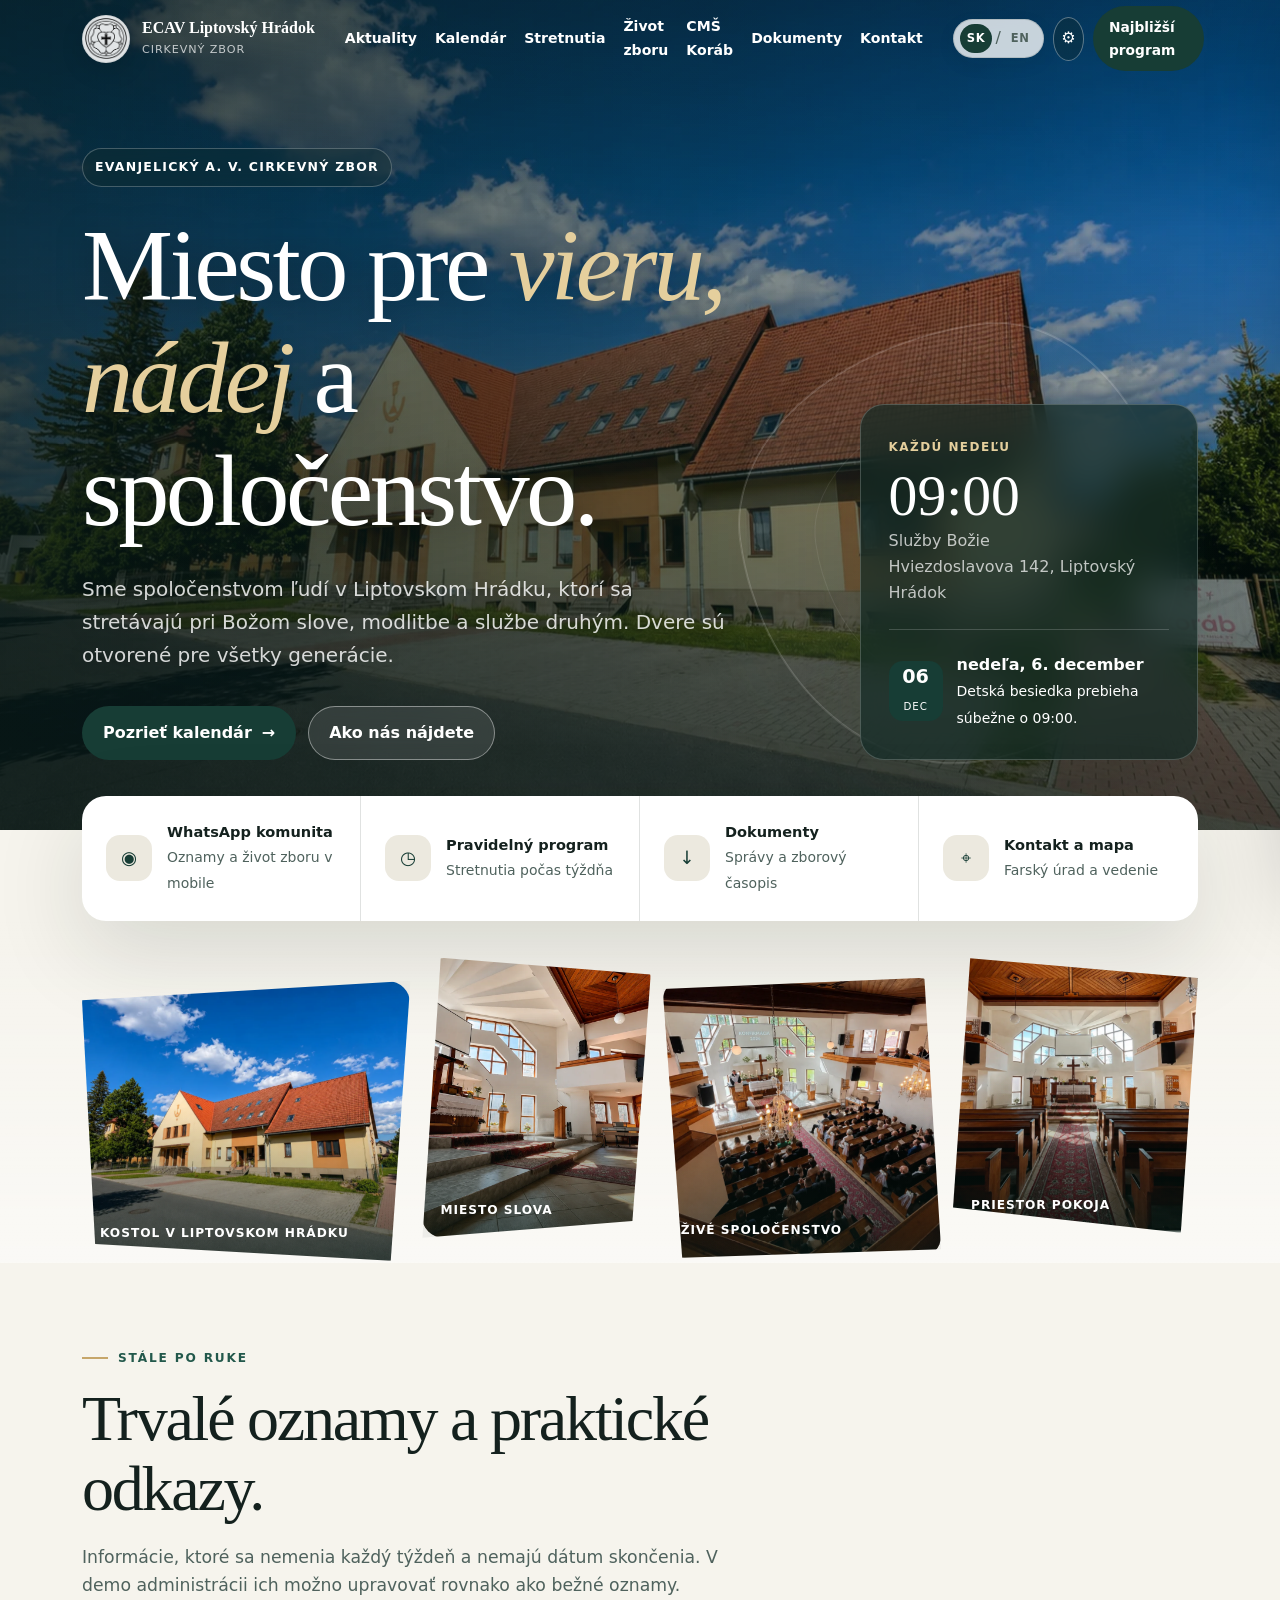
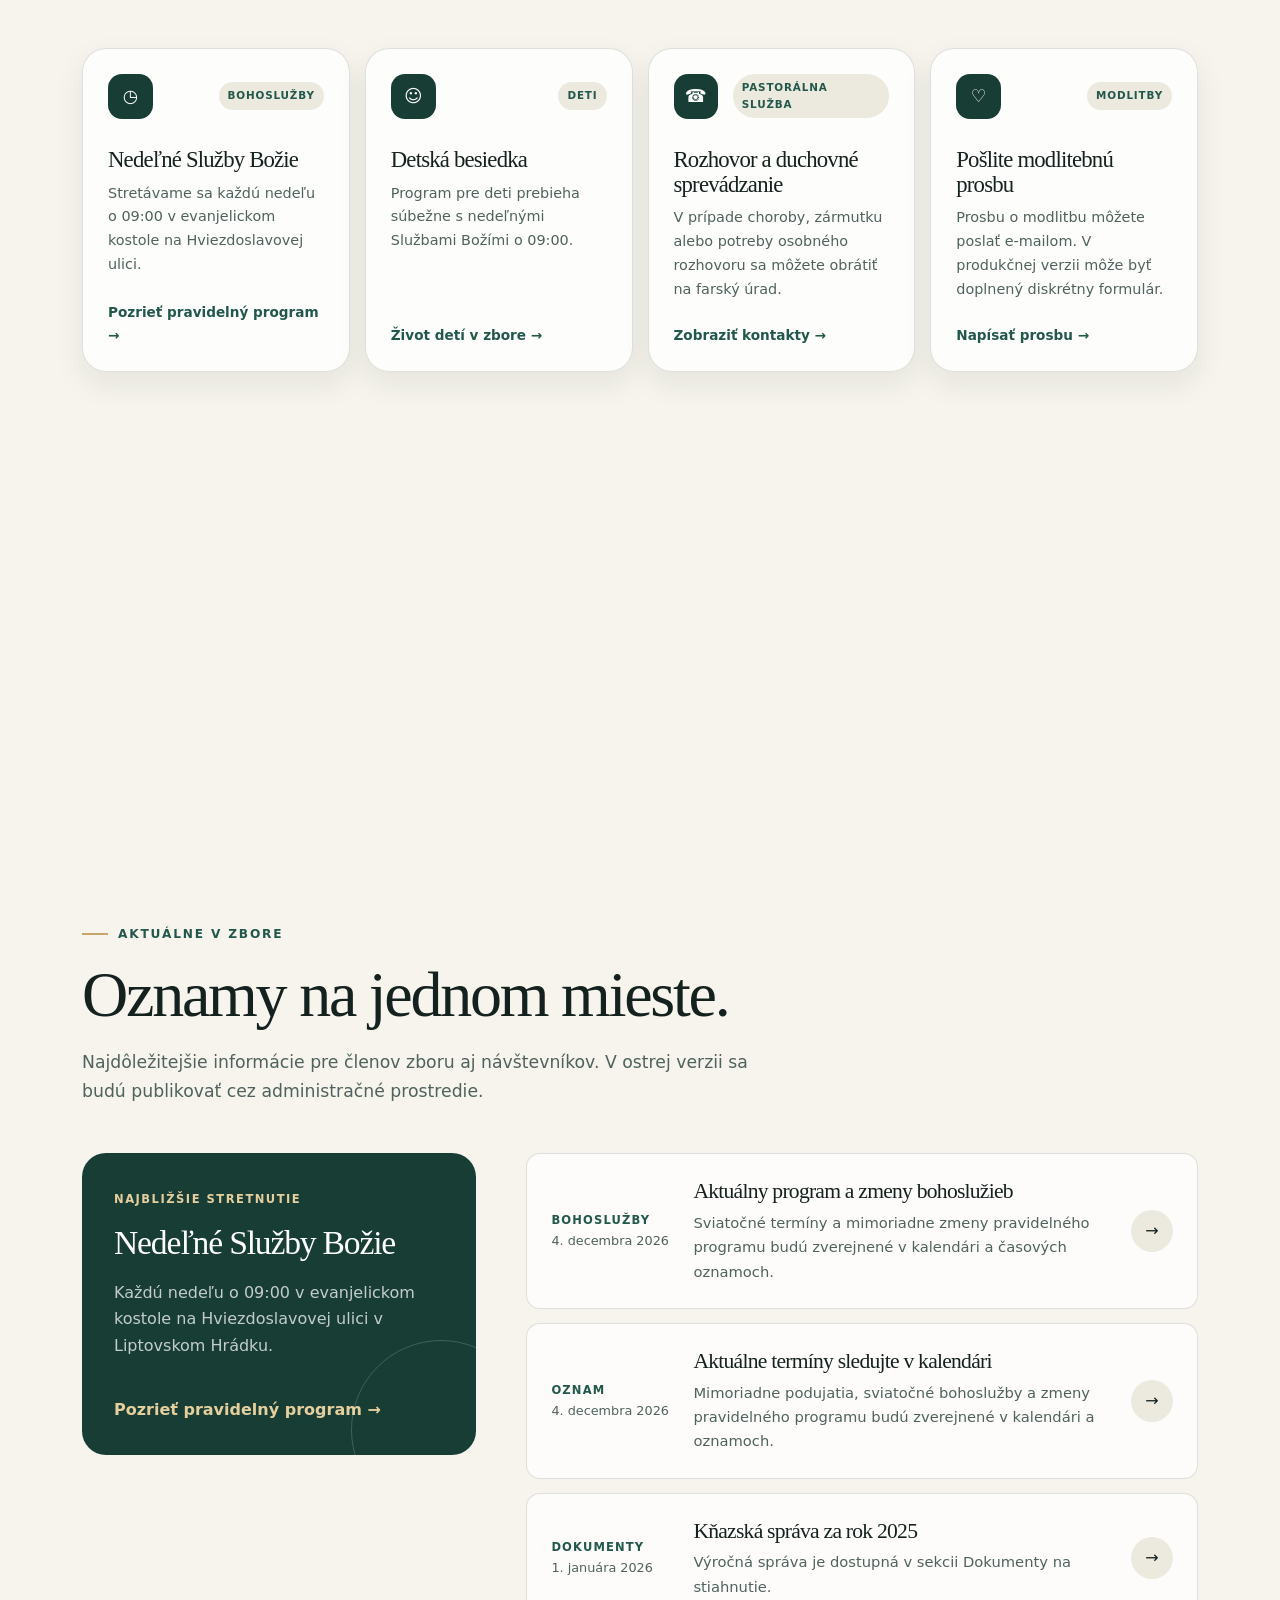
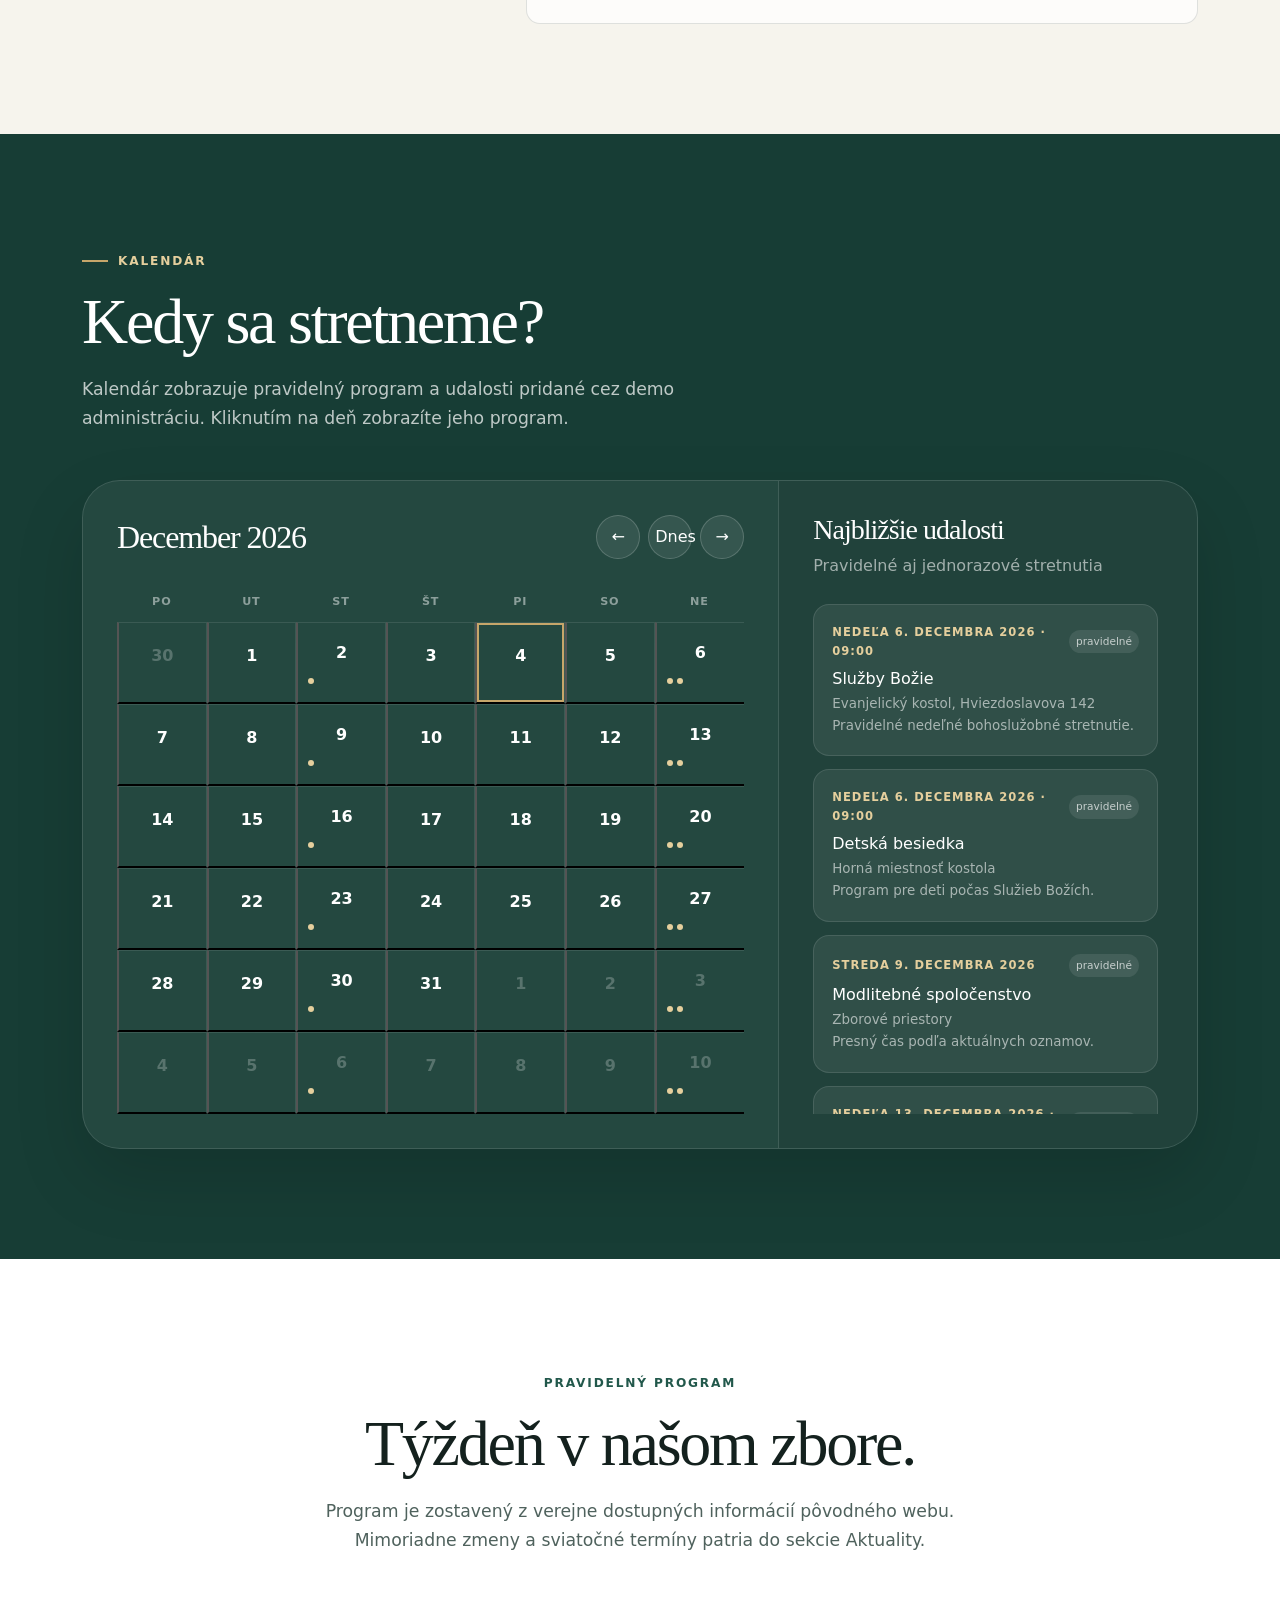
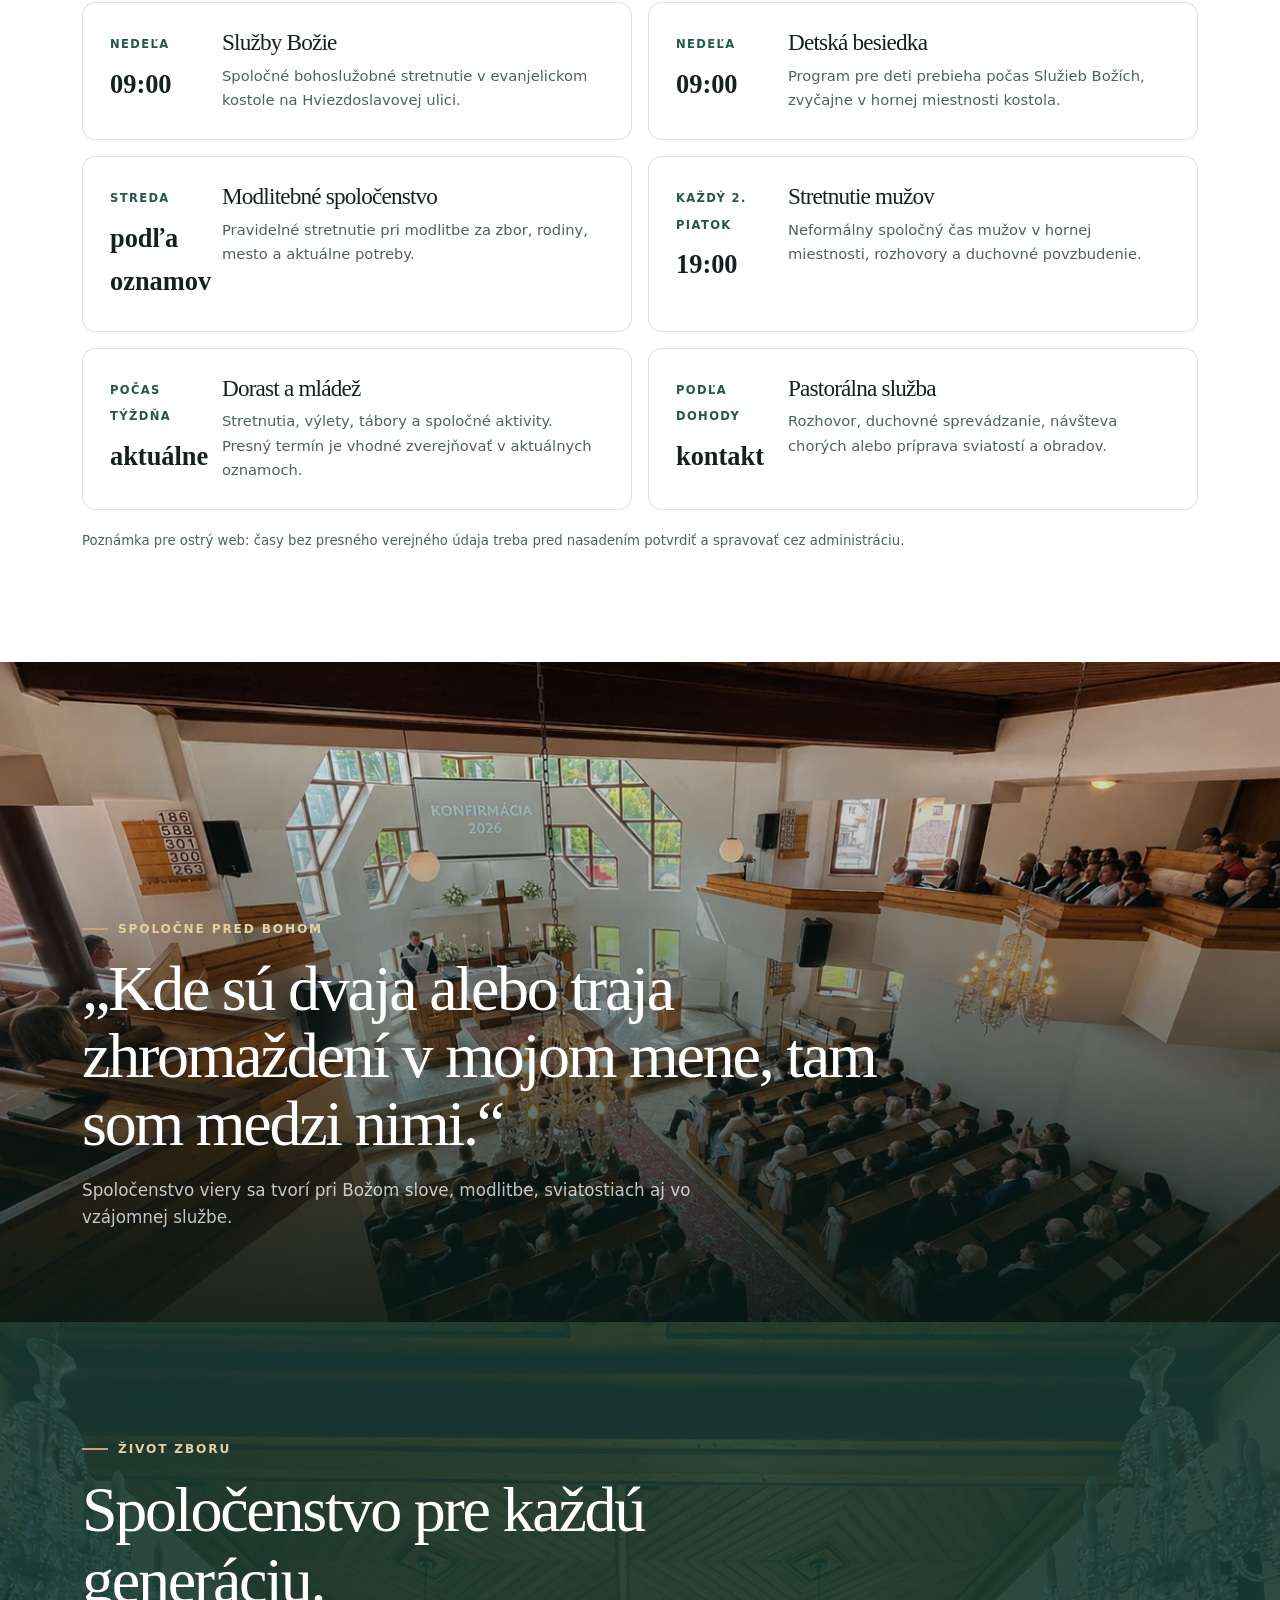
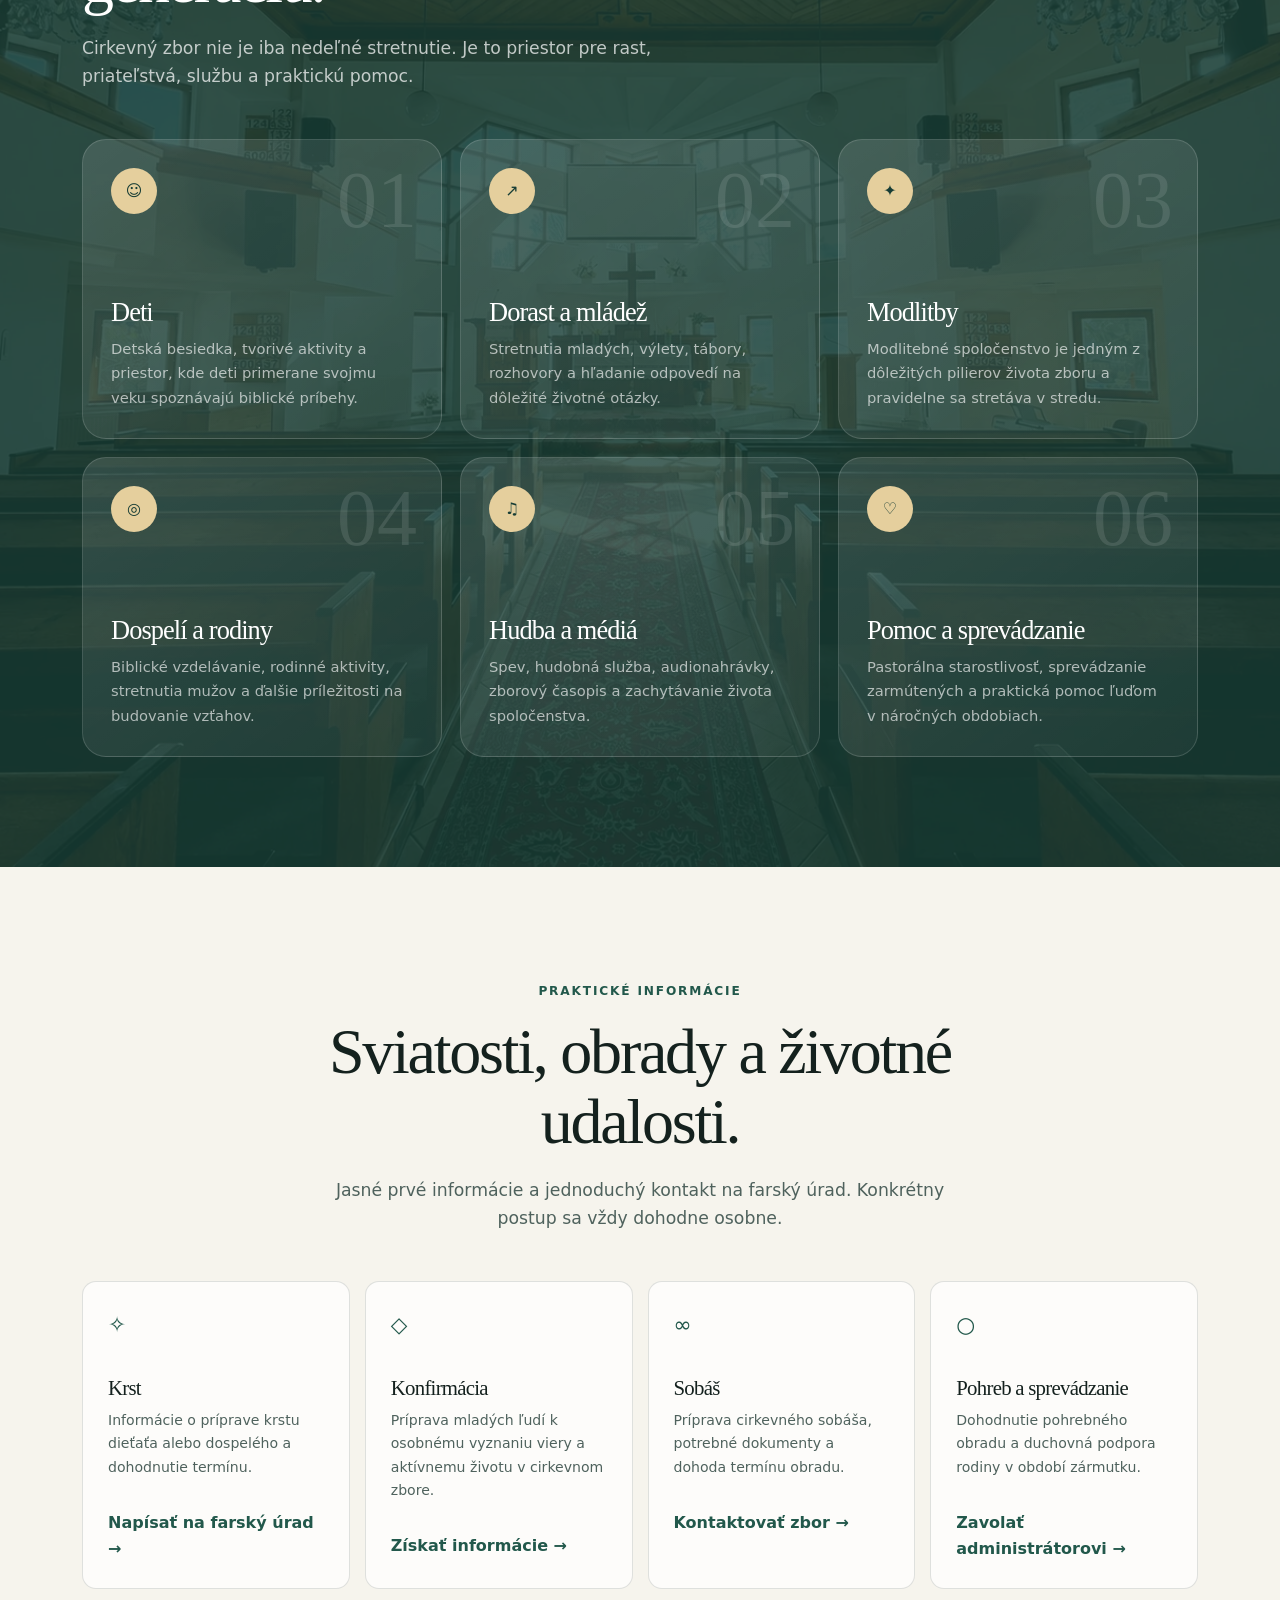
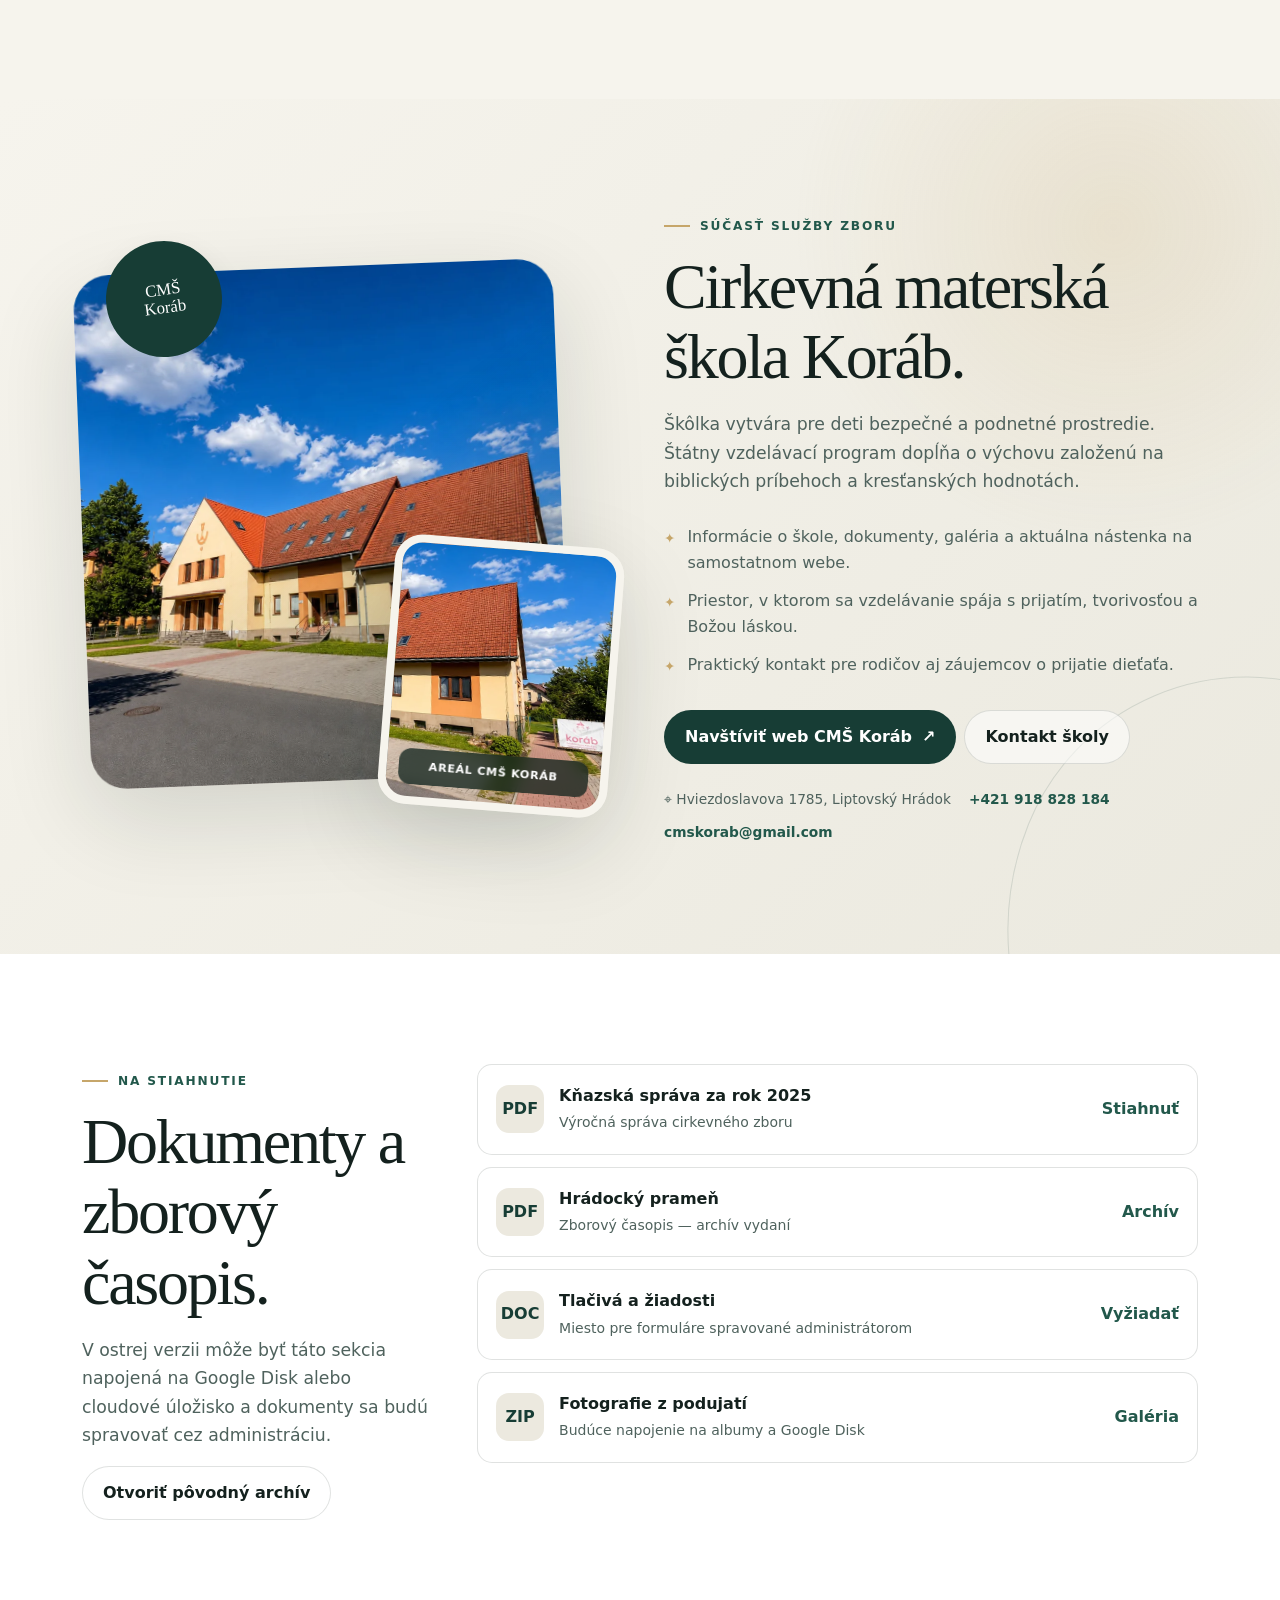
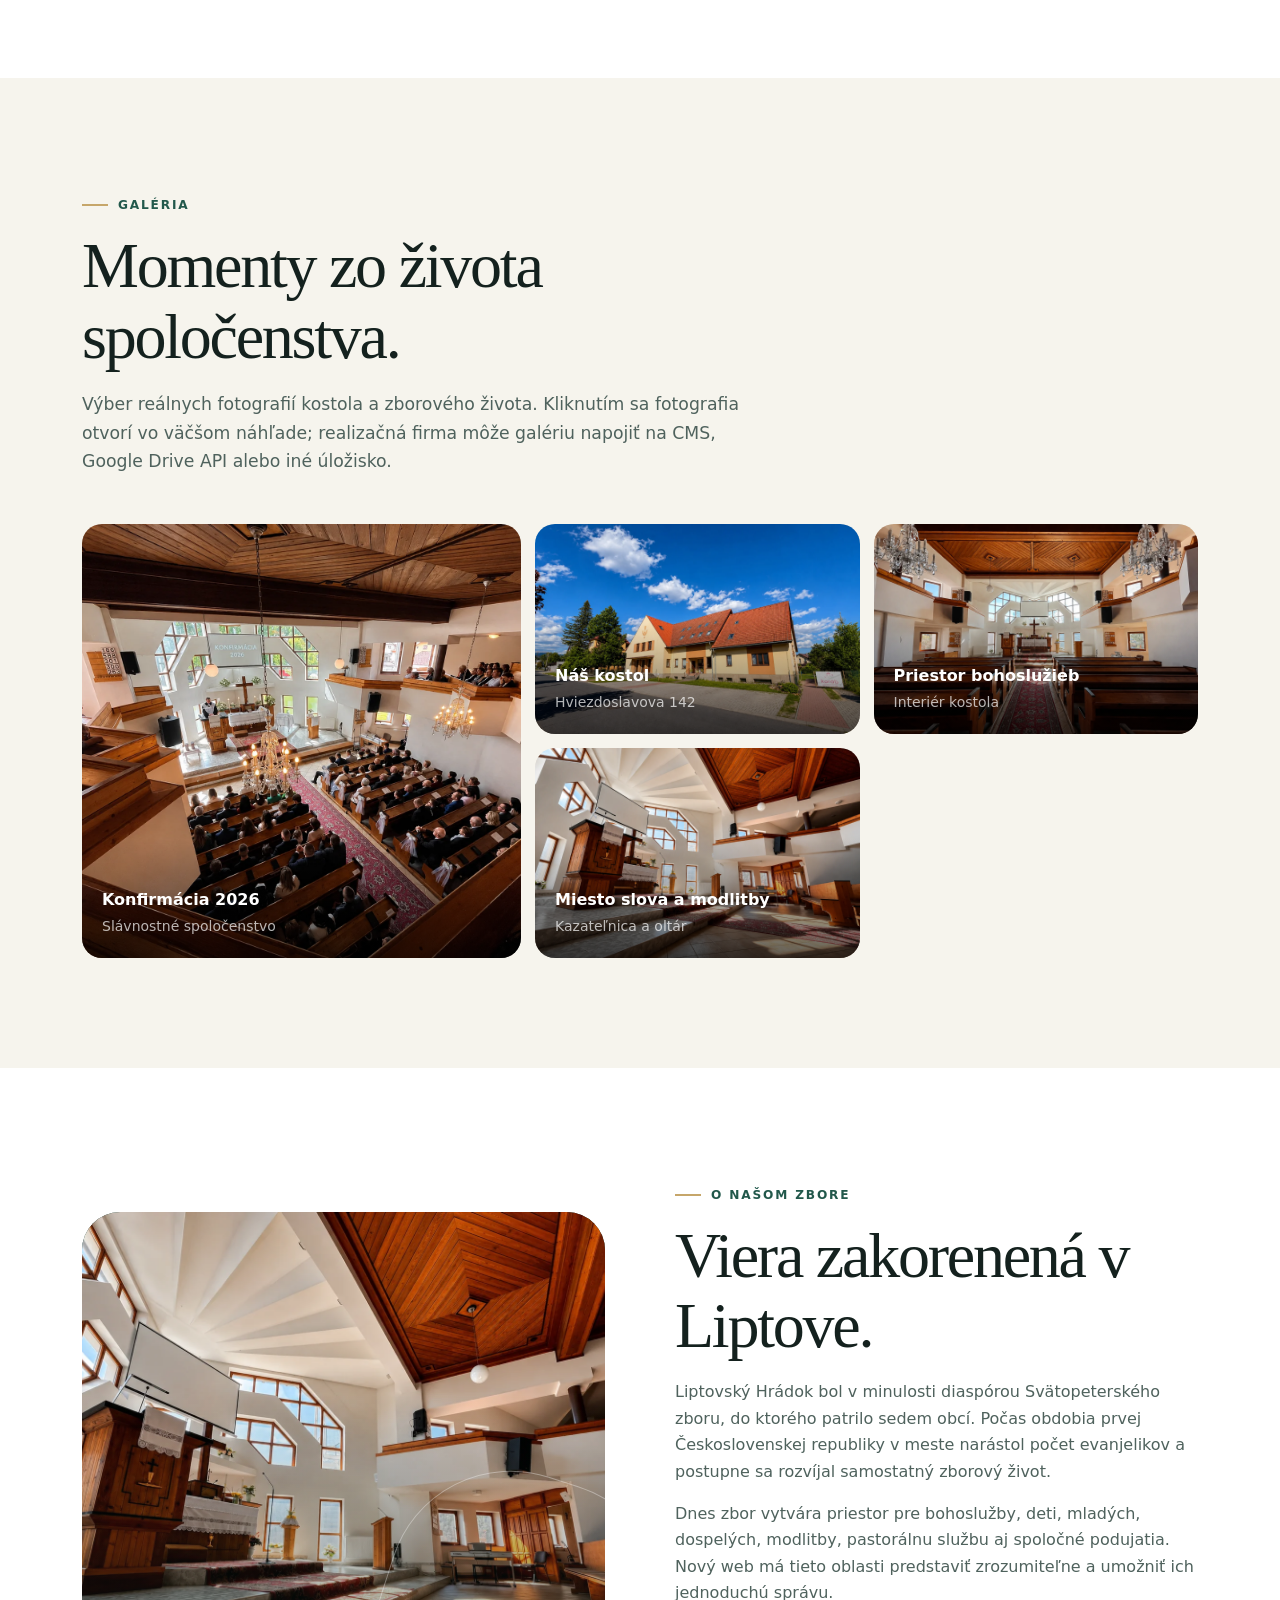
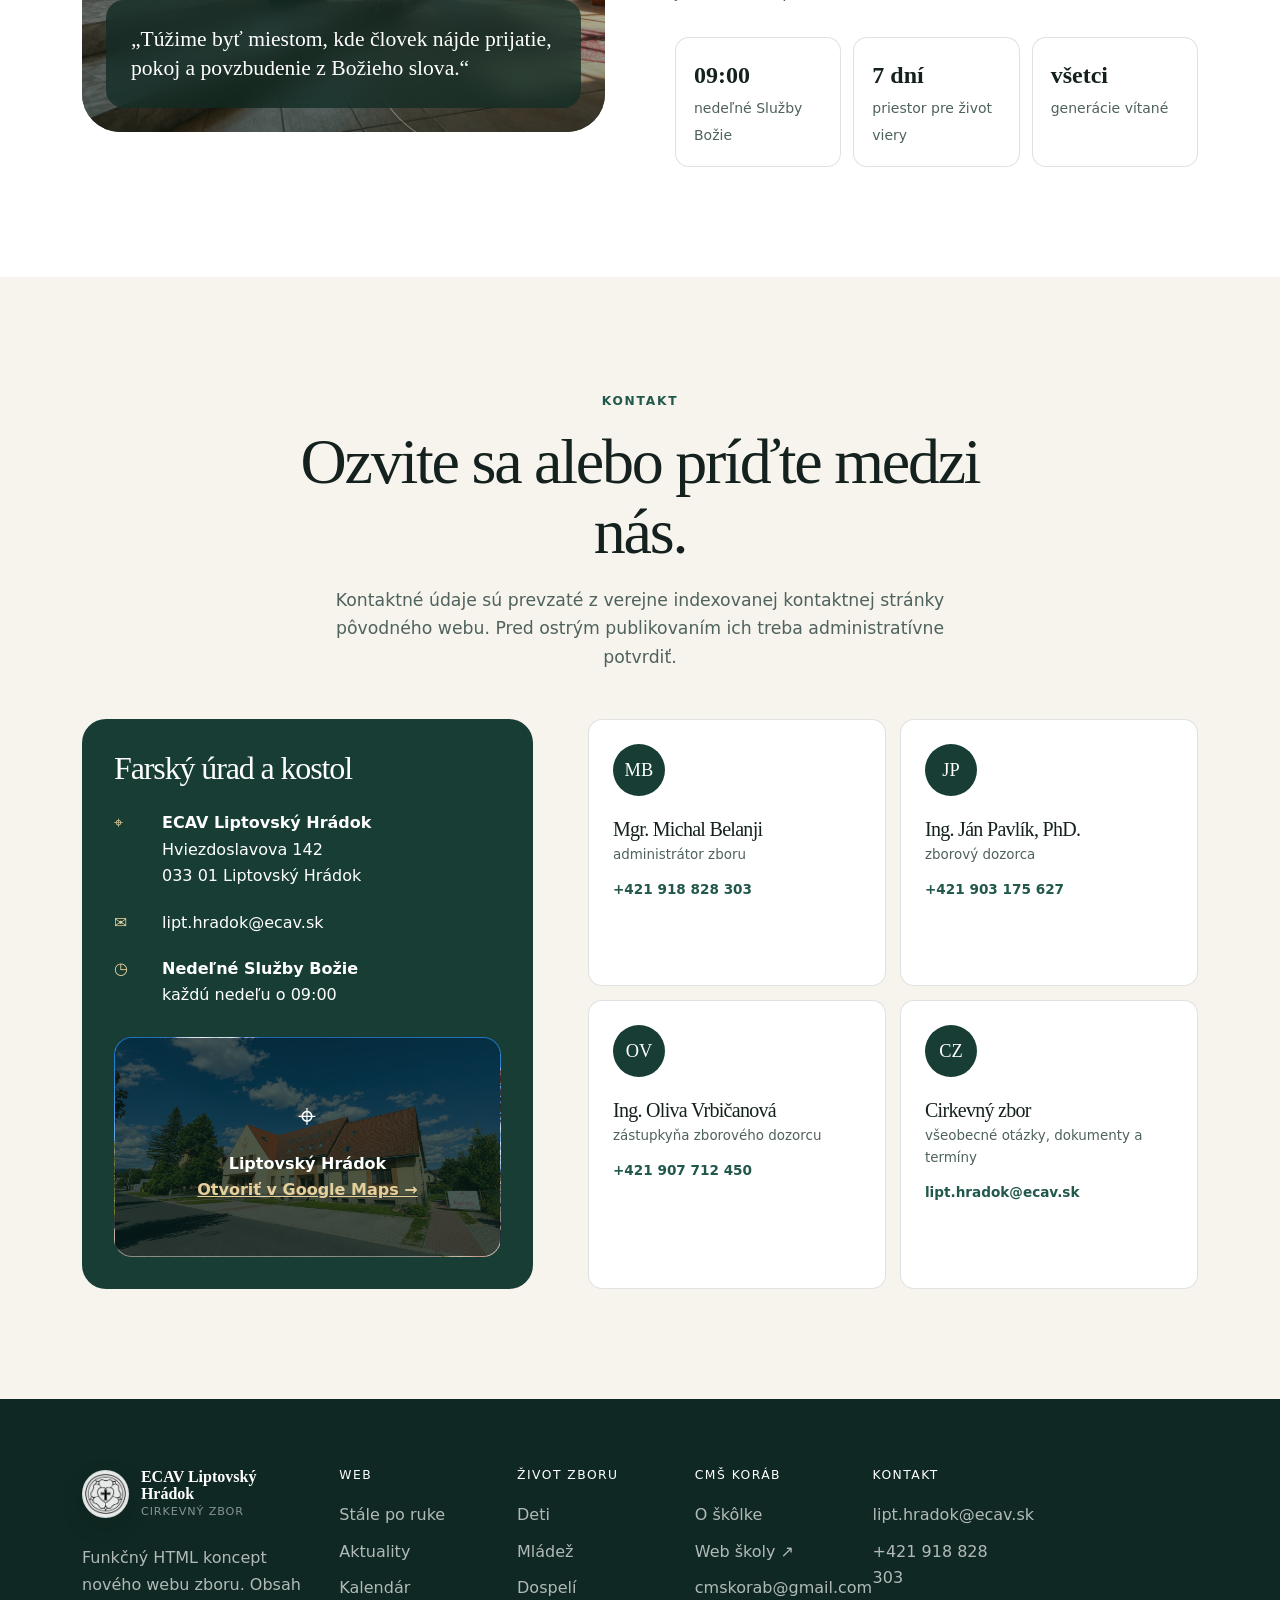
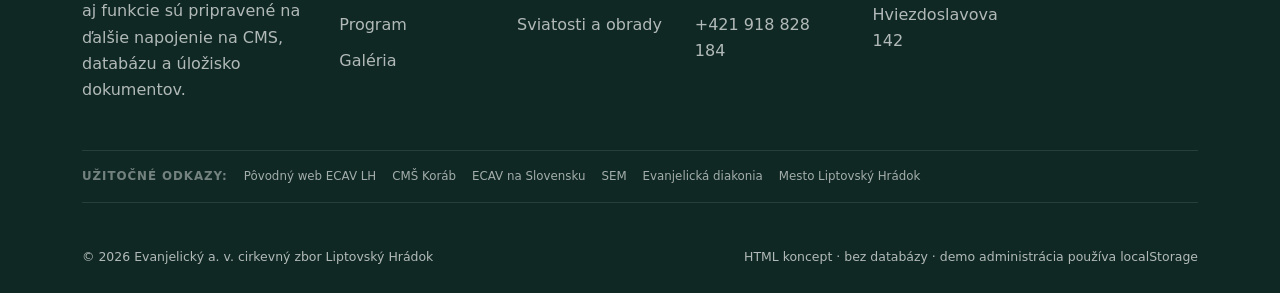
<file: index(14).html>
<!DOCTYPE html>

<html lang="sk">
<head>
<meta charset="utf-8"/>
<meta content="width=device-width, initial-scale=1" name="viewport"/>
<meta content="Dizajnový a funkčný HTML koncept webu Cirkevného zboru ECAV Liptovský Hrádok." name="description"/>
<meta content="#173d35" name="theme-color"/>
<title>ECAV Liptovský Hrádok | Spoločenstvo viery</title>
<!-- Bootstrap 5.3.8: grid, responsive navbar/collapse, carousel, modal and utilities -->
<link crossorigin="anonymous" href="https://cdn.jsdelivr.net/npm/bootstrap@5.3.8/dist/css/bootstrap.min.css" integrity="sha384-sRIl4kxILFvY47J16cr9ZwB07vP4J8+LH7qKQnuqkuIAvNWLzeN8tE5YBujZqJLB" rel="stylesheet"/>
<!--
    ECAV LIPTOVSKÝ HRÁDOK — FUNKČNÝ HTML KONCEPT
    ------------------------------------------------
    Účel: dizajnový prototyp bez databázy, pripravený na odovzdanie realizačnej firme.
    Závislosti: Bootstrap 5.3.8 cez CDN; lokálne optimalizované fotografie v assets/images.
    Dáta: ukážkovo uložené v JavaScripte a localStorage pre demo administráciu.

    Verejné zdroje obsahu (overené 15. 7. 2026 cez indexované stránky pôvodného webu):
    - https://www.ecavlh.sk/
    - https://www.ecavlh.sk/aktualne
    - https://www.ecavlh.sk/kontakt
    - https://www.ecavlh.sk/deti
    - https://www.ecavlh.sk/dospeli
    - https://www.ecavlh.sk/dokumenty
    - https://www.ecavlh.sk/minulost
    - https://www.ecavlh.sk/obrady-a-suvisiace-sluzby

    DÔLEŽITÉ PRE REALIZAČNÚ FIRMU:
    1. Pred ostrým nasadením znova overiť osoby, telefónne čísla a pravidelné termíny.
    2. Nahradiť localStorage databázou/CMS a zaviesť reálne prihlasovanie.
    3. Dokumenty a galériu pripojiť k vybranému úložisku (Google Drive API / cloud storage).
    4. Doplniť GDPR dokumentáciu, cookies podľa reálne nasadených služieb a antispam formulárov.
    5. Bootstrap je použitý pre responzívnu navigáciu, carousel, modal a utility; vlastné CSS zachováva originálny vizuál.
    6. Trvalé oznamy sú oddelené od časových aktualít vlastnosťou `persistent`.
    7. WhatsApp a podpora zboru používajú centrálne odkazy v objekte SITE_CONFIG na konci súboru.
    8. Fotografie sú lokálne súbory vhodné pre GitHub Pages; neskôr ich možno nahradiť URL z CMS alebo Google Apps Script API.
    9. Sekcia CMŠ Koráb odkazuje na samostatný web školy a používa verejne uvedené kontaktné údaje.
   10. Externé odkazy sú zobrazené kompaktne v spodnej časti pätičky.
   11. Pohyb fotografií rešpektuje prefers-reduced-motion a neovplyvňuje obsah ani ovládanie stránky.
   12. Prepínač SK/EN používa klientský preklad statického rozhrania; budúci CMS má mať samostatné slovenské a anglické obsahové polia.
  -->
<style>


    /* Critical fallback for the first render if the Bootstrap CDN is temporarily unavailable. */
    .carousel-item { display: none; position: relative; width: 100%; }
    .carousel-item.active { display: block; }
    .collapse:not(.show) { display: none; }
    .position-relative { position: relative !important; }
    .visually-hidden { position: absolute !important; width: 1px !important; height: 1px !important; padding: 0 !important; margin: -1px !important; overflow: hidden !important; clip: rect(0,0,0,0) !important; white-space: nowrap !important; border: 0 !important; }
    .img-fluid { max-width: 100%; height: auto; }
    .mx-auto { margin-inline: auto !important; }
    @media (min-width: 992px) { .navbar-expand-lg .navbar-collapse { display: flex !important; } }
    @media (min-width: 1200px) { .d-xl-inline-flex { display: inline-flex !important; } }


    /* =========================================================
       1. DESIGN TOKENS
       ========================================================= */
    :root {
      --ink: #14211e;
      --ink-soft: #4f625d;
      --paper: #f6f4ed;
      --paper-2: #ece9df;
      --surface: rgba(255, 255, 255, 0.84);
      --surface-solid: #ffffff;
      --forest: #173d35;
      --forest-2: #22584b;
      --sage: #9fb9a9;
      --gold: #c6a66a;
      --gold-2: #e5cf9d;
      --line: rgba(20, 33, 30, 0.13);
      --danger: #9e3d3d;
      --shadow-sm: 0 12px 30px rgba(20, 33, 30, 0.08);
      --shadow-lg: 0 30px 90px rgba(20, 33, 30, 0.14);
      --radius-sm: 14px;
      --radius-md: 24px;
      --radius-lg: 38px;
      --container: 1180px;
      --header-height: 78px;
      --ease: cubic-bezier(.22, 1, .36, 1);
    }

    *, *::before, *::after { box-sizing: border-box; }
    html { scroll-behavior: smooth; scroll-padding-top: calc(var(--header-height) + 20px); }
    body {
      margin: 0;
      color: var(--ink);
      background: var(--paper);
      font-family: Inter, ui-sans-serif, system-ui, -apple-system, BlinkMacSystemFont, "Segoe UI", sans-serif;
      line-height: 1.65;
      text-rendering: optimizeLegibility;
      overflow-x: hidden;
    }
    body.admin-open { overflow: hidden; }
    button, input, textarea, select { font: inherit; }
    button, a { -webkit-tap-highlight-color: transparent; }
    a { color: inherit; }
    img, svg { display: block; max-width: 100%; }
    h1, h2, h3, h4, p { margin-top: 0; }
    h1, h2, h3 {
      font-family: Georgia, "Times New Roman", serif;
      line-height: 1.1;
      letter-spacing: -0.035em;
    }
    p:last-child { margin-bottom: 0; }
    :focus-visible { outline: 3px solid var(--gold); outline-offset: 4px; }
    [hidden] { display: none !important; }

    .container { width: min(calc(100% - 40px), var(--container)); margin-inline: auto; }
    .section { padding: 110px 0; position: relative; }
    .section--compact { padding: 75px 0; }
    .section--white { background: var(--surface-solid); }
    .section--forest { color: #fff; background: var(--forest); }
    .eyebrow {
      display: inline-flex;
      align-items: center;
      gap: 10px;
      margin-bottom: 16px;
      color: var(--forest-2);
      font-size: .76rem;
      font-weight: 800;
      letter-spacing: .15em;
      text-transform: uppercase;
    }
    .eyebrow::before { content: ""; width: 26px; height: 2px; background: var(--gold); }
    .section--forest .eyebrow { color: var(--gold-2); }
    .section-heading { max-width: 720px; margin-bottom: 48px; }
    .section-heading--center { margin-inline: auto; text-align: center; }
    .section-heading--center .eyebrow::before { display: none; }
    .section-title { margin-bottom: 18px; font-size: clamp(2.25rem, 5vw, 4.5rem); }
    .section-lead { max-width: 670px; color: var(--ink-soft); font-size: 1.08rem; }
    .section-heading--center .section-lead { margin-inline: auto; }
    .section--forest .section-lead { color: rgba(255,255,255,.72); }

    .button {
      display: inline-flex;
      min-height: 50px;
      align-items: center;
      justify-content: center;
      gap: 10px;
      padding: 13px 20px;
      border: 1px solid transparent;
      border-radius: 999px;
      color: #fff;
      background: var(--forest);
      font-weight: 750;
      text-decoration: none;
      cursor: pointer;
      transition: transform .25s var(--ease), background .25s ease, box-shadow .25s ease;
    }
    .button:hover { transform: translateY(-2px); background: var(--forest-2); box-shadow: var(--shadow-sm); }
    .button--gold { color: var(--ink); background: var(--gold-2); }
    .button--gold:hover { background: #efdbaa; }
    .button--ghost { color: var(--ink); border-color: var(--line); background: rgba(255,255,255,.55); }
    .button--ghost:hover { background: #fff; }
    .button--small { min-height: 40px; padding: 9px 15px; font-size: .86rem; }
    .button--danger { background: var(--danger); }
    .icon-button {
      width: 44px;
      height: 44px;
      display: inline-grid;
      place-items: center;
      border: 1px solid var(--line);
      border-radius: 50%;
      color: var(--ink);
      background: rgba(255,255,255,.75);
      cursor: pointer;
      transition: .2s ease;
    }
    .icon-button:hover { background: #fff; transform: translateY(-1px); }

    /* =========================================================
       2. HEADER
       ========================================================= */
    .site-header {
      position: fixed;
      inset: 0 0 auto;
      z-index: 1000;
      height: var(--header-height);
      border-bottom: 1px solid transparent;
      transition: background .25s ease, border-color .25s ease, backdrop-filter .25s ease;
    }
    .site-header.is-scrolled,
    .site-header.menu-open {
      border-color: var(--line);
      background: rgba(246,244,237,.9);
      backdrop-filter: blur(18px);
    }
    .header-inner {
      height: 100%;
      display: grid;
      grid-template-columns: auto 1fr auto;
      align-items: center;
      gap: 30px;
    }
    .brand { display: inline-flex; align-items: center; gap: 12px; text-decoration: none; }
    .brand-mark {
      width: 42px;
      height: 42px;
      display: grid;
      place-items: center;
      border-radius: 50% 50% 46% 54% / 55% 46% 54% 45%;
      color: #fff;
      background: var(--forest);
      box-shadow: inset 0 0 0 1px rgba(255,255,255,.15);
      font-family: Georgia, serif;
      font-size: 1.35rem;
    }
    .brand-copy { line-height: 1.05; }
    .brand-copy strong { display: block; font-family: Georgia, serif; font-size: 1rem; }
    .brand-copy small { color: var(--ink-soft); font-size: .7rem; letter-spacing: .08em; text-transform: uppercase; }
    .main-nav { justify-self: center; }
    .main-nav ul { display: flex; align-items: center; gap: 18px; margin: 0; padding: 0; list-style: none; }
    .main-nav a {
      position: relative;
      padding: 10px 0 !important;
      color: inherit !important;
      font-size: .88rem;
      font-weight: 700;
      text-decoration: none;
    }
    .main-nav a::after {
      content: "";
      position: absolute;
      right: 0;
      bottom: 4px;
      left: 0;
      height: 2px;
      background: var(--gold);
      transform: scaleX(0);
      transform-origin: right;
      transition: transform .25s var(--ease);
    }
    .main-nav a:hover::after,
    .main-nav a.active::after { transform: scaleX(1); transform-origin: left; }
    .header-actions { display: flex; align-items: center; gap: 9px; }
    .menu-toggle { display: none; }

    /* =========================================================
       3. HERO — ABSTRAKTNÉ POZADIE BEZ OBRÁZKOV
       ========================================================= */
    .hero {
      min-height: 780px;
      display: grid;
      align-items: center;
      padding: calc(var(--header-height) + 70px) 0 70px;
      isolation: isolate;
      overflow: hidden;
      background:
        radial-gradient(circle at 18% 25%, rgba(229,207,157,.88), transparent 27%),
        radial-gradient(circle at 82% 17%, rgba(159,185,169,.68), transparent 27%),
        linear-gradient(135deg, #f8f2e5 0%, #e9eee6 50%, #f1e9dc 100%);
    }
    .hero[data-theme="dawn"] {
      background:
        radial-gradient(circle at 18% 25%, rgba(236,190,143,.78), transparent 29%),
        radial-gradient(circle at 82% 17%, rgba(179,193,180,.75), transparent 29%),
        linear-gradient(135deg, #fbf0df 0%, #e8eee9 50%, #eee2d3 100%);
    }
    .hero[data-theme="forest"] {
      color: #fff;
      background:
        radial-gradient(circle at 16% 30%, rgba(198,166,106,.38), transparent 28%),
        radial-gradient(circle at 84% 10%, rgba(110,153,132,.4), transparent 28%),
        linear-gradient(135deg, #0d2924 0%, #173d35 45%, #264f43 100%);
    }
    .hero::before,
    .hero::after {
      content: "";
      position: absolute;
      z-index: -1;
      border: 1px solid rgba(23,61,53,.14);
      border-radius: 50%;
      animation: float 12s ease-in-out infinite;
    }
    .hero::before { width: 560px; height: 560px; right: -170px; top: 120px; }
    .hero::after { width: 320px; height: 320px; left: -110px; bottom: 70px; animation-delay: -5s; }
    .hero-shape {
      position: absolute;
      z-index: -1;
      right: 8%;
      bottom: 8%;
      width: min(34vw, 460px);
      aspect-ratio: 1;
      border-radius: 62% 38% 53% 47% / 42% 55% 45% 58%;
      background: linear-gradient(145deg, rgba(255,255,255,.56), rgba(23,61,53,.1));
      box-shadow: inset 0 0 0 1px rgba(255,255,255,.45), var(--shadow-lg);
      transform: rotate(-8deg);
    }
    .hero-shape::before {
      content: "";
      position: absolute;
      inset: 17%;
      border: 1px solid rgba(23,61,53,.2);
      border-radius: inherit;
    }
    .hero-grid {
      display: grid;
      grid-template-columns: minmax(0, 1.15fr) minmax(330px, .55fr);
      align-items: end;
      gap: 70px;
    }
    .hero-copy { max-width: 780px; }
    .hero-kicker {
      display: inline-flex;
      align-items: center;
      gap: 12px;
      margin-bottom: 23px;
      padding: 8px 12px;
      border: 1px solid rgba(23,61,53,.13);
      border-radius: 999px;
      background: rgba(255,255,255,.45);
      font-size: .78rem;
      font-weight: 800;
      letter-spacing: .1em;
      text-transform: uppercase;
      backdrop-filter: blur(10px);
    }
    .hero[data-theme="forest"] .hero-kicker { border-color: rgba(255,255,255,.18); background: rgba(255,255,255,.08); }
    .hero-title { max-width: 850px; margin-bottom: 25px; font-size: clamp(3.4rem, 8vw, 7.5rem); }
    .hero-title em { color: var(--forest-2); font-weight: 400; }
    .hero[data-theme="forest"] .hero-title em { color: var(--gold-2); }
    .hero-text { max-width: 650px; margin-bottom: 34px; color: var(--ink-soft); font-size: clamp(1.05rem, 2vw, 1.25rem); }
    .hero[data-theme="forest"] .hero-text { color: rgba(255,255,255,.75); }
    .hero-actions { display: flex; flex-wrap: wrap; gap: 12px; }
    .service-card {
      position: relative;
      z-index: 2;
      padding: 28px;
      border: 1px solid rgba(255,255,255,.55);
      border-radius: var(--radius-md);
      background: rgba(255,255,255,.68);
      box-shadow: var(--shadow-lg);
      backdrop-filter: blur(18px);
    }
    .hero[data-theme="forest"] .service-card { border-color: rgba(255,255,255,.15); color: #fff; background: rgba(255,255,255,.08); }
    .service-card__label { color: var(--forest-2); font-size: .75rem; font-weight: 800; letter-spacing: .12em; text-transform: uppercase; }
    .hero[data-theme="forest"] .service-card__label { color: var(--gold-2); }
    .service-card__time { margin: 8px 0 3px; font-family: Georgia, serif; font-size: 3.6rem; line-height: 1; }
    .service-card__meta { color: var(--ink-soft); }
    .hero[data-theme="forest"] .service-card__meta { color: rgba(255,255,255,.7); }
    .service-card__divider { height: 1px; margin: 22px 0; background: var(--line); }
    .service-card__next { display: grid; grid-template-columns: 54px 1fr; gap: 14px; align-items: center; }
    .date-badge { display: grid; place-items: center; width: 54px; height: 60px; border-radius: 14px; color: #fff; background: var(--forest); }
    .date-badge strong { font-size: 1.2rem; line-height: 1; }
    .date-badge span { font-size: .64rem; letter-spacing: .09em; text-transform: uppercase; }

    /* =========================================================
       4. QUICK LINKS + ANNOUNCEMENTS
       ========================================================= */
    .quick-links { position: relative; z-index: 4; margin-top: -34px; }
    .quick-grid { display: grid; grid-template-columns: repeat(4, 1fr); border-radius: var(--radius-md); background: #fff; box-shadow: var(--shadow-lg); overflow: hidden; }
    .quick-link { width: 100%; display: grid; grid-template-columns: 46px 1fr; gap: 15px; align-items: center; padding: 24px; border: 0; border-right: 1px solid var(--line); color: inherit; background: transparent; font: inherit; text-align: left; text-decoration: none; cursor: pointer; transition: background .2s ease; }
    .quick-link:last-child { border-right: 0; }
    .quick-link:hover { background: #faf8f2; }
    .quick-icon { display: grid; place-items: center; width: 46px; height: 46px; border-radius: 14px; color: var(--forest); background: var(--paper-2); font-size: 1.15rem; }
    .quick-link strong { display: block; font-size: .91rem; }
    .quick-link small { color: var(--ink-soft); }

    .announcements-layout { display: grid; grid-template-columns: .74fr 1.26fr; gap: 50px; align-items: start; }
    .featured-note {
      position: sticky;
      top: calc(var(--header-height) + 30px);
      padding: 32px;
      border-radius: var(--radius-md);
      color: #fff;
      background: var(--forest);
      overflow: hidden;
    }
    .featured-note::after { content: ""; position: absolute; width: 180px; height: 180px; right: -55px; bottom: -65px; border: 1px solid rgba(255,255,255,.18); border-radius: 50%; }
    .featured-note__tag { color: var(--gold-2); font-size: .72rem; font-weight: 800; letter-spacing: .13em; text-transform: uppercase; }
    .featured-note h3 { margin: 13px 0 18px; font-size: 2.1rem; }
    .featured-note p { color: rgba(255,255,255,.74); }
    .featured-note a { display: inline-flex; margin-top: 22px; color: var(--gold-2); font-weight: 800; text-decoration: none; }
    .announcement-list { display: grid; gap: 14px; }
    .announcement-card {
      display: grid;
      grid-template-columns: 120px 1fr auto;
      gap: 22px;
      align-items: center;
      padding: 24px;
      border: 1px solid var(--line);
      border-radius: var(--radius-sm);
      background: rgba(255,255,255,.72);
      transition: transform .2s var(--ease), box-shadow .2s ease;
    }
    .announcement-card:hover { transform: translateY(-2px); box-shadow: var(--shadow-sm); }
    .announcement-card__category { color: var(--forest-2); font-size: .72rem; font-weight: 850; letter-spacing: .1em; text-transform: uppercase; }
    .announcement-card h3 { margin: 2px 0 7px; font-size: 1.35rem; }
    .announcement-card p { margin-bottom: 0; color: var(--ink-soft); font-size: .92rem; }
    .announcement-card__date { color: var(--ink-soft); font-size: .8rem; }
    .arrow-link { display: inline-grid; place-items: center; width: 42px; height: 42px; border-radius: 50%; background: var(--paper-2); text-decoration: none; }
    .empty-state { padding: 28px; border: 1px dashed var(--line); border-radius: var(--radius-sm); color: var(--ink-soft); text-align: center; }

    /* Trvalé oznamy nie sú viazané na dátum a zostávajú stále po ruke. */
    .permanent-section { padding-top: 78px; }
    .permanent-grid { display: grid; grid-template-columns: repeat(4, 1fr); gap: 15px; }
    .permanent-card {
      min-height: 245px;
      display: flex;
      flex-direction: column;
      padding: 25px;
      border: 1px solid var(--line);
      border-radius: var(--radius-md);
      background: rgba(255,255,255,.78);
      box-shadow: var(--shadow-sm);
      transition: transform .22s var(--ease), border-color .22s ease, box-shadow .22s ease;
    }
    .permanent-card:hover { transform: translateY(-3px); border-color: rgba(23,61,53,.28); box-shadow: var(--shadow-lg); }
    .permanent-card__top { display: flex; align-items: center; justify-content: space-between; gap: 15px; margin-bottom: 28px; }
    .permanent-card__icon { width: 45px; height: 45px; display: grid; place-items: center; border-radius: 14px; color: #fff; background: var(--forest); font-size: 1.1rem; }
    .permanent-card__badge { padding: 5px 9px; border-radius: 999px; color: var(--forest-2); background: var(--paper-2); font-size: .65rem; font-weight: 850; letter-spacing: .08em; text-transform: uppercase; }
    .permanent-card h3 { margin-bottom: 10px; font-size: 1.42rem; }
    .permanent-card p { margin-bottom: 22px; color: var(--ink-soft); font-size: .9rem; }
    .permanent-card a { margin-top: auto; color: var(--forest-2); font-size: .85rem; font-weight: 850; text-decoration: none; }

    .community-tools {
      display: grid;
      grid-template-columns: 1.25fr repeat(3, 1fr);
      gap: 14px;
      margin-top: 34px;
      padding: 18px;
      border-radius: var(--radius-md);
      color: #fff;
      background: var(--forest);
      box-shadow: var(--shadow-lg);
    }
    .community-tool {
      min-height: 178px;
      display: flex;
      flex-direction: column;
      align-items: flex-start;
      padding: 22px;
      border: 1px solid rgba(255,255,255,.12);
      border-radius: 18px;
      background: rgba(255,255,255,.06);
    }
    .community-tool--primary { background: linear-gradient(145deg, rgba(198,166,106,.28), rgba(255,255,255,.07)); }
    .community-tool__icon { display: grid; place-items: center; width: 42px; height: 42px; margin-bottom: 22px; border-radius: 13px; color: var(--forest); background: var(--gold-2); }
    .community-tool h3 { margin-bottom: 8px; font-size: 1.25rem; }
    .community-tool p { margin-bottom: 18px; color: rgba(255,255,255,.66); font-size: .84rem; }
    .community-tool a,
    .community-tool button { margin-top: auto; padding: 0; border: 0; color: var(--gold-2); background: transparent; font-size: .82rem; font-weight: 850; text-align: left; text-decoration: none; cursor: pointer; }
    .community-tool button:hover,
    .community-tool a:hover { color: #fff; }

    .checkbox-row { display: flex; align-items: flex-start; gap: 10px; padding: 12px; border: 1px solid var(--line); border-radius: 10px; background: #fff; }
    .checkbox-row input { width: 18px; height: 18px; margin-top: 2px; accent-color: var(--forest); }
    .checkbox-row span { color: var(--ink-soft); font-size: .8rem; }
    .checkbox-row strong { display: block; color: var(--ink); font-size: .82rem; }

    /* =========================================================
       5. CALENDAR
       ========================================================= */
    .calendar-shell { display: grid; grid-template-columns: minmax(0, 1.25fr) minmax(300px, .75fr); overflow: hidden; border: 1px solid rgba(255,255,255,.12); border-radius: var(--radius-lg); background: rgba(255,255,255,.06); box-shadow: 0 30px 70px rgba(0,0,0,.14); }
    .calendar-main { padding: 34px; border-right: 1px solid rgba(255,255,255,.12); }
    .calendar-toolbar { display: flex; align-items: center; justify-content: space-between; gap: 18px; margin-bottom: 24px; }
    .calendar-title { margin: 0; font-size: 2rem; }
    .calendar-controls { display: flex; gap: 8px; }
    .calendar-controls .icon-button { color: #fff; border-color: rgba(255,255,255,.18); background: rgba(255,255,255,.08); }
    .calendar-weekdays,
    .calendar-grid { display: grid; grid-template-columns: repeat(7, 1fr); }
    .calendar-weekdays span { padding: 10px; color: rgba(255,255,255,.48); font-size: .7rem; font-weight: 850; letter-spacing: .08em; text-align: center; text-transform: uppercase; }
    .calendar-day {
      min-height: 82px;
      position: relative;
      padding: 10px;
      border-top: 1px solid rgba(255,255,255,.1);
      border-right: 1px solid rgba(255,255,255,.1);
      color: #fff;
      background: transparent;
      cursor: pointer;
      transition: background .2s ease;
    }
    .calendar-day:nth-child(7n) { border-right: 0; }
    .calendar-day:hover { background: rgba(255,255,255,.07); }
    .calendar-day.is-outside { color: rgba(255,255,255,.24); }
    .calendar-day.is-today { box-shadow: inset 0 0 0 2px var(--gold); }
    .calendar-day.is-selected { background: rgba(198,166,106,.18); }
    .calendar-day__number { font-weight: 750; }
    .calendar-day__dots { display: flex; flex-wrap: wrap; gap: 4px; margin-top: 12px; }
    .calendar-dot { width: 6px; height: 6px; border-radius: 50%; background: var(--gold-2); }
    .calendar-dot--custom { background: #b7d9cb; }
    .events-panel { padding: 34px; background: rgba(0,0,0,.08); }
    .events-panel h3 { margin-bottom: 7px; font-size: 1.75rem; }
    .events-panel__subtitle { margin-bottom: 24px; color: rgba(255,255,255,.58); }
    .event-feed { display: grid; gap: 13px; max-height: 510px; overflow: auto; padding-right: 5px; }
    .event-card { padding: 18px; border: 1px solid rgba(255,255,255,.11); border-radius: 16px; background: rgba(255,255,255,.07); }
    .event-card__top { display: flex; align-items: center; justify-content: space-between; gap: 12px; margin-bottom: 8px; }
    .event-card__date { color: var(--gold-2); font-size: .72rem; font-weight: 850; letter-spacing: .09em; text-transform: uppercase; }
    .event-card__type { padding: 3px 7px; border-radius: 999px; color: rgba(255,255,255,.7); background: rgba(255,255,255,.09); font-size: .66rem; }
    .event-card h4 { margin-bottom: 5px; font-size: 1rem; }
    .event-card p { color: rgba(255,255,255,.58); font-size: .84rem; }

    /* =========================================================
       6. WEEKLY PROGRAM + LIFE
       ========================================================= */
    .program-grid { display: grid; grid-template-columns: repeat(2, 1fr); gap: 16px; }
    .program-item {
      display: grid;
      grid-template-columns: 90px 1fr;
      gap: 22px;
      padding: 27px;
      border: 1px solid var(--line);
      border-radius: var(--radius-sm);
      background: #fff;
    }
    .program-day { color: var(--forest-2); font-size: .72rem; font-weight: 850; letter-spacing: .12em; text-transform: uppercase; }
    .program-time { display: block; margin-top: 6px; font-family: Georgia, serif; font-size: 1.65rem; }
    .program-item h3 { margin-bottom: 8px; font-size: 1.45rem; }
    .program-item p { color: var(--ink-soft); font-size: .92rem; }
    .program-note { margin-top: 20px; color: var(--ink-soft); font-size: .83rem; }

    .life-grid { display: grid; grid-template-columns: repeat(3, 1fr); gap: 18px; }
    .life-card {
      min-height: 300px;
      display: flex;
      flex-direction: column;
      justify-content: flex-end;
      position: relative;
      padding: 28px;
      border: 1px solid rgba(255,255,255,.15);
      border-radius: var(--radius-md);
      background: linear-gradient(145deg, rgba(255,255,255,.12), rgba(255,255,255,.04));
      overflow: hidden;
    }
    .life-card::before { content: attr(data-number); position: absolute; top: 20px; right: 24px; color: rgba(255,255,255,.11); font-family: Georgia, serif; font-size: 5rem; line-height: 1; }
    .life-card__icon { width: 46px; height: 46px; display: grid; place-items: center; margin-bottom: auto; border-radius: 50%; color: var(--forest); background: var(--gold-2); }
    .life-card h3 { margin: 30px 0 10px; font-size: 1.65rem; }
    .life-card p { color: rgba(255,255,255,.64); font-size: .92rem; }

    /* =========================================================
       7. PRACTICAL, DOCUMENTS, GALLERY, ABOUT, CONTACT
       ========================================================= */
    .practical-grid { display: grid; grid-template-columns: repeat(4, 1fr); gap: 15px; }
    .practical-card { padding: 25px; border: 1px solid var(--line); border-radius: var(--radius-sm); background: rgba(255,255,255,.72); }
    .practical-card__icon { margin-bottom: 35px; color: var(--forest-2); font-size: 1.35rem; }
    .practical-card h3 { margin-bottom: 9px; font-size: 1.3rem; }
    .practical-card p { color: var(--ink-soft); font-size: .88rem; }
    .practical-card a { display: inline-flex; margin-top: 15px; color: var(--forest-2); font-weight: 800; text-decoration: none; }

    .documents-shell { display: grid; grid-template-columns: .65fr 1.35fr; gap: 48px; align-items: start; }
    .document-list { display: grid; gap: 12px; }
    .document-item { display: grid; grid-template-columns: 48px 1fr auto; gap: 15px; align-items: center; padding: 18px; border: 1px solid var(--line); border-radius: 15px; background: #fff; }
    .document-icon { width: 48px; height: 48px; display: grid; place-items: center; border-radius: 13px; color: var(--forest); background: var(--paper-2); font-weight: 850; }
    .document-item strong { display: block; }
    .document-item small { color: var(--ink-soft); }
    .document-item a { color: var(--forest-2); font-weight: 800; text-decoration: none; }

    .gallery-grid { display: grid; grid-template-columns: 1.15fr .85fr .85fr; grid-auto-rows: 210px; gap: 14px; }
    .gallery-card { position: relative; border-radius: 20px; overflow: hidden; background: var(--paper-2); }
    .gallery-card:first-child { grid-row: span 2; }
    .gallery-art { position: absolute; inset: 0; overflow: hidden; background: linear-gradient(135deg, #d8c29b, #9fb9a9); }
    .gallery-art::before,
    .gallery-art::after { content: ""; position: absolute; border-radius: 50%; filter: blur(1px); }
    .gallery-art::before { width: 70%; aspect-ratio: 1; left: -20%; top: 18%; background: rgba(255,255,255,.38); }
    .gallery-art::after { width: 60%; aspect-ratio: 1; right: -16%; top: -18%; border: 1px solid rgba(23,61,53,.3); }
    .gallery-card:nth-child(2) .gallery-art { background: linear-gradient(135deg, #9cae9e, #e4d0ab); }
    .gallery-card:nth-child(3) .gallery-art { background: linear-gradient(135deg, #263f39, #bfa471); }
    .gallery-card:nth-child(4) .gallery-art { background: linear-gradient(135deg, #e8ded0, #8ca695); }
    .gallery-overlay { position: absolute; inset: auto 0 0; padding: 48px 20px 18px; color: #fff; background: linear-gradient(transparent, rgba(0,0,0,.62)); }
    .gallery-overlay strong { display: block; }
    .gallery-overlay small { color: rgba(255,255,255,.7); }

    .about-grid { display: grid; grid-template-columns: 1fr 1fr; gap: 70px; align-items: center; }
    .about-art { min-height: 520px; position: relative; border-radius: var(--radius-lg); background: linear-gradient(145deg, #d7c7a8, #9bb3a4 52%, #315448); overflow: hidden; }
    .about-art::before { content: ""; position: absolute; width: 70%; aspect-ratio: 1; left: -20%; top: 10%; border-radius: 50%; background: rgba(255,255,255,.22); }
    .about-art::after { content: ""; position: absolute; width: 55%; aspect-ratio: 1; right: -12%; bottom: -6%; border: 1px solid rgba(255,255,255,.34); border-radius: 48% 52% 60% 40%; transform: rotate(18deg); }
    .about-quote { position: absolute; right: 24px; bottom: 24px; left: 24px; padding: 25px; border-radius: 18px; color: #fff; background: rgba(15,42,36,.74); backdrop-filter: blur(14px); }
    .about-quote p { font-family: Georgia, serif; font-size: 1.35rem; line-height: 1.35; }
    .about-copy p { color: var(--ink-soft); }
    .about-stats { display: grid; grid-template-columns: repeat(3, 1fr); gap: 12px; margin-top: 30px; }
    .about-stat { padding: 18px; border: 1px solid var(--line); border-radius: 14px; background: #fff; }
    .about-stat strong { display: block; font-family: Georgia, serif; font-size: 1.5rem; }
    .about-stat small { color: var(--ink-soft); }

    .contact-grid { display: grid; grid-template-columns: .85fr 1.15fr; gap: 55px; }
    .contact-card { padding: 32px; border-radius: var(--radius-md); color: #fff; background: var(--forest); }
    .contact-card h3 { margin-bottom: 24px; font-size: 2rem; }
    .contact-row { display: grid; grid-template-columns: 34px 1fr; gap: 14px; margin-top: 20px; }
    .contact-row span:first-child { color: var(--gold-2); }
    .contact-row a { color: #fff; text-decoration: none; }
    .contact-map {
      min-height: 220px;
      display: grid;
      place-items: center;
      margin-top: 28px;
      border: 1px solid rgba(255,255,255,.13);
      border-radius: 18px;
      background:
        linear-gradient(30deg, transparent 48%, rgba(255,255,255,.08) 49%, rgba(255,255,255,.08) 51%, transparent 52%) 0 0 / 50px 50px,
        linear-gradient(-30deg, transparent 48%, rgba(255,255,255,.06) 49%, rgba(255,255,255,.06) 51%, transparent 52%) 0 0 / 50px 50px,
        rgba(255,255,255,.04);
      text-align: center;
    }
    .contact-map a { color: var(--gold-2); font-weight: 800; }
    .team-grid { display: grid; grid-template-columns: repeat(2, 1fr); gap: 14px; }
    .team-card { padding: 24px; border: 1px solid var(--line); border-radius: var(--radius-sm); background: #fff; }
    .team-avatar { width: 52px; height: 52px; display: grid; place-items: center; margin-bottom: 22px; border-radius: 50%; color: #fff; background: var(--forest); font-family: Georgia, serif; font-size: 1.15rem; }
    .team-card h3 { margin-bottom: 4px; font-size: 1.25rem; }
    .team-card p { margin-bottom: 12px; color: var(--ink-soft); font-size: .84rem; }
    .team-card a { display: block; color: var(--forest-2); font-size: .85rem; font-weight: 750; text-decoration: none; }

    /* =========================================================
       8. FOOTER
       ========================================================= */
    .site-footer { padding: 70px 0 25px; color: rgba(255,255,255,.68); background: #0f2823; }
    .footer-grid { display: grid; grid-template-columns: 1.2fr repeat(4, minmax(0, .8fr)); gap: 45px; }
    .footer-brand .brand { color: #fff; }
    .footer-brand .brand-copy small { color: rgba(255,255,255,.5); }
    .footer-brand p { max-width: 340px; margin-top: 22px; }
    .footer-col h3 { margin-bottom: 20px; color: #fff; font-family: inherit; font-size: .77rem; letter-spacing: .12em; text-transform: uppercase; }
    .footer-col a { display: block; margin: 10px 0; color: rgba(255,255,255,.68); text-decoration: none; }
    .footer-col a:hover { color: var(--gold-2); }
    .footer-bottom { display: flex; justify-content: space-between; gap: 20px; margin-top: 55px; padding-top: 24px; border-top: 1px solid rgba(255,255,255,.1); font-size: .78rem; }

    /* =========================================================
       9. DEMO ADMIN PANEL
       ========================================================= */
    .admin-backdrop { position: fixed; inset: 0; z-index: 1900; opacity: 0; pointer-events: none; background: rgba(6,20,17,.58); backdrop-filter: blur(4px); transition: opacity .25s ease; }
    .admin-backdrop.is-open { opacity: 1; pointer-events: auto; }
    .admin-panel {
      position: fixed;
      z-index: 2000;
      top: 0;
      right: 0;
      width: min(560px, 100%);
      height: 100dvh;
      padding: 26px;
      background: #f7f5ef;
      box-shadow: -20px 0 80px rgba(0,0,0,.2);
      overflow: auto;
      transform: translateX(105%);
      transition: transform .35s var(--ease);
    }
    .admin-panel.is-open { transform: translateX(0); }
    .admin-header { display: flex; align-items: start; justify-content: space-between; gap: 20px; margin-bottom: 24px; }
    .admin-header h2 { margin-bottom: 7px; font-size: 2rem; }
    .admin-header p { color: var(--ink-soft); font-size: .84rem; }
    .admin-demo-alert { margin-bottom: 20px; padding: 13px 15px; border: 1px solid #ead29d; border-radius: 12px; color: #694e17; background: #fff4d7; font-size: .8rem; }
    .admin-tabs { display: grid; grid-template-columns: repeat(3, 1fr); gap: 7px; margin-bottom: 20px; padding: 5px; border-radius: 14px; background: var(--paper-2); }
    .admin-tab { padding: 10px; border: 0; border-radius: 10px; color: var(--ink-soft); background: transparent; font-weight: 750; cursor: pointer; }
    .admin-tab.is-active { color: var(--ink); background: #fff; box-shadow: 0 4px 14px rgba(0,0,0,.06); }
    .admin-view { display: none; }
    .admin-view.is-active { display: block; }
    .form-grid { display: grid; grid-template-columns: 1fr 1fr; gap: 13px; }
    .field { display: grid; gap: 6px; }
    .field--full { grid-column: 1 / -1; }
    .field label { font-size: .76rem; font-weight: 800; }
    .field input,
    .field textarea,
    .field select { width: 100%; min-height: 44px; padding: 10px 12px; border: 1px solid var(--line); border-radius: 10px; color: var(--ink); background: #fff; }
    .field textarea { min-height: 105px; resize: vertical; }
    .form-actions { display: flex; flex-wrap: wrap; gap: 8px; margin-top: 16px; }
    .admin-items { display: grid; gap: 10px; margin-top: 22px; }
    .admin-item { display: grid; grid-template-columns: 1fr auto; gap: 12px; align-items: center; padding: 13px; border: 1px solid var(--line); border-radius: 12px; background: #fff; }
    .admin-item strong { display: block; font-size: .88rem; }
    .admin-item small { color: var(--ink-soft); }
    .admin-item__actions { display: flex; gap: 6px; }
    .admin-mini-button { padding: 6px 9px; border: 1px solid var(--line); border-radius: 8px; background: #fff; font-size: .72rem; font-weight: 750; cursor: pointer; }
    .theme-options { display: grid; grid-template-columns: repeat(3, 1fr); gap: 10px; }
    .theme-option { min-height: 100px; padding: 12px; border: 2px solid transparent; border-radius: 14px; cursor: pointer; }
    .theme-option.is-active { border-color: var(--forest); }
    .theme-option[data-theme-choice="default"] { background: linear-gradient(135deg, #f4dfb8, #b9cebf); }
    .theme-option[data-theme-choice="dawn"] { background: linear-gradient(135deg, #f2c797, #b6c8bb); }
    .theme-option[data-theme-choice="forest"] { color: #fff; background: linear-gradient(135deg, #0d2924, #315d4e); }
    .theme-option strong { display: block; margin-top: 47px; font-size: .78rem; }
    .toast { position: fixed; z-index: 3000; right: 22px; bottom: 22px; max-width: 360px; padding: 14px 18px; border-radius: 12px; color: #fff; background: var(--forest); box-shadow: var(--shadow-lg); opacity: 0; pointer-events: none; transform: translateY(20px); transition: .25s var(--ease); }
    .toast.is-visible { opacity: 1; transform: translateY(0); }



    /* =========================================================
       9A. BOOTSTRAP 5 + PHOTOGRAPHY LAYER
       Bootstrap handles components and responsive behaviour;
       these styles preserve the bespoke ECAV visual identity.
       ========================================================= */
    .navbar-brand { color: inherit; }
    .nav-link { color: inherit; }
    .site-header:not(.is-scrolled):not(.menu-open) { color: #fff; }
    .site-header:not(.is-scrolled):not(.menu-open) .brand-copy small { color: rgba(255,255,255,.72); }
    .site-header:not(.is-scrolled):not(.menu-open) .brand-mark { background: rgba(15,40,35,.76); backdrop-filter: blur(12px); }
    .site-header:not(.is-scrolled):not(.menu-open) .icon-button { color: #fff; border-color: rgba(255,255,255,.35); background: rgba(15,40,35,.34); }
    .site-header .navbar-toggler:focus { box-shadow: 0 0 0 .22rem rgba(198,166,106,.34); }

    .hero {
      --hero-overlay-a: rgba(8,25,22,.76);
      --hero-overlay-b: rgba(8,25,22,.28);
      position: relative;
      color: #fff;
      background: #173d35;
    }
    .hero[data-theme="dawn"] { --hero-overlay-a: rgba(76,42,15,.66); --hero-overlay-b: rgba(32,45,34,.22); color: #fff; }
    .hero[data-theme="forest"] { --hero-overlay-a: rgba(5,24,20,.9); --hero-overlay-b: rgba(7,35,29,.52); color: #fff; }
    .hero-carousel { position: absolute; inset: 0; z-index: -5; }
    .hero-carousel .carousel-inner,
    .hero-carousel .carousel-item { height: 100%; }
    .hero-media { width: 100%; height: 100%; object-fit: cover; transform: scale(1.025); }
    .hero-carousel .carousel-item:nth-child(1) .hero-media { object-position: center 60%; }
    .hero-carousel .carousel-item:nth-child(2) .hero-media { object-position: center 52%; }
    .hero-carousel .carousel-item:nth-child(3) .hero-media { object-position: center 42%; }
    .hero-carousel .carousel-item:nth-child(4) .hero-media { object-position: center 53%; }
    .hero::before {
      inset: 0;
      width: auto;
      height: auto;
      right: 0;
      top: 0;
      z-index: -3;
      border: 0;
      border-radius: 0;
      background: linear-gradient(90deg, var(--hero-overlay-a) 0%, rgba(9,27,23,.56) 46%, var(--hero-overlay-b) 100%);
      animation: none;
    }
    .hero::after {
      inset: 0;
      width: auto;
      height: auto;
      left: 0;
      bottom: 0;
      z-index: -2;
      border: 0;
      border-radius: 0;
      background: linear-gradient(180deg, rgba(8,23,20,.3) 0%, transparent 28%, rgba(8,23,20,.56) 100%);
      animation: none;
    }
    .hero-shape { z-index: -1; opacity: .38; border: 1px solid rgba(255,255,255,.23); background: linear-gradient(145deg, rgba(255,255,255,.13), rgba(229,207,157,.08)); }
    .hero-shape::before { border-color: rgba(255,255,255,.22); }
    .hero-title { text-shadow: 0 4px 34px rgba(0,0,0,.35); }
    .hero-title em { color: var(--gold-2); }
    .hero-text { color: rgba(255,255,255,.82); text-shadow: 0 2px 16px rgba(0,0,0,.28); }
    .hero-kicker { color: #fff; border-color: rgba(255,255,255,.24); background: rgba(15,40,35,.28); }
    .hero .button--ghost { color: #fff; border-color: rgba(255,255,255,.42); background: rgba(255,255,255,.1); backdrop-filter: blur(10px); }
    .hero .button--ghost:hover { color: var(--ink); background: #fff; }
    .service-card,
    .hero[data-theme="forest"] .service-card { border-color: rgba(255,255,255,.2); color: #fff; background: rgba(15,40,35,.66); }
    .service-card__label,
    .hero[data-theme="forest"] .service-card__label { color: var(--gold-2); }
    .service-card__meta,
    .hero[data-theme="forest"] .service-card__meta { color: rgba(255,255,255,.72); }
    .service-card__divider { background: rgba(255,255,255,.18); }
    .hero-carousel .carousel-indicators { right: auto; left: 50%; bottom: 28px; width: auto; margin: 0; transform: translateX(-50%); }
    .hero-carousel .carousel-indicators [data-bs-target] { width: 34px; height: 3px; margin-inline: 5px; border: 0; border-radius: 999px; background-color: rgba(255,255,255,.78); }
    .hero-carousel-control { width: 7%; opacity: 0; transition: opacity .25s ease; }
    .hero:hover .hero-carousel-control { opacity: .65; }

    .photo-story { min-height: 660px; display: grid; align-items: end; position: relative; isolation: isolate; overflow: hidden; color: #fff; }
    .photo-story > img { position: absolute; inset: 0; z-index: -3; width: 100%; height: 100%; object-fit: cover; object-position: center 38%; }
    .photo-story__overlay { position: absolute; inset: 0; z-index: -2; background: linear-gradient(180deg, rgba(9,27,23,.12) 15%, rgba(9,27,23,.9) 100%); }
    .photo-story__content { padding-block: 90px; }
    .photo-story .eyebrow { color: var(--gold-2); }
    .photo-story blockquote { max-width: 880px; margin: 0 0 20px; font-family: Georgia, serif; font-size: clamp(2.3rem, 5vw, 5.1rem); line-height: 1.05; letter-spacing: -.035em; }
    .photo-story p { max-width: 650px; color: rgba(255,255,255,.75); font-size: 1.05rem; }

    #zivot-zboru { position: relative; overflow: hidden; }
    #zivot-zboru::before { content: ""; position: absolute; inset: 0; opacity: .12; background: url("assets/images/kostol-interier-lod.webp") center / cover; }
    #zivot-zboru > .container { position: relative; z-index: 1; }

    .gallery-card { padding: 0; border: 0; color: inherit; text-align: left; cursor: zoom-in; }
    .gallery-art { width: 100%; height: 100%; object-fit: cover; transition: transform .65s var(--ease), filter .4s ease; }
    .gallery-art::before, .gallery-art::after { display: none; }
    .gallery-card:hover .gallery-art { transform: scale(1.055); filter: saturate(1.08) contrast(1.03); }
    .gallery-overlay { display: block; pointer-events: none; }
    .gallery-modal .modal-content { border: 0; border-radius: 24px; background: #f7f5ef; box-shadow: var(--shadow-lg); }
    .gallery-modal .modal-body img { max-height: 78vh; object-fit: contain; }

    .about-art { background: #173d35; }
    .about-art > img { position: absolute; inset: 0; width: 100%; height: 100%; object-fit: cover; object-position: center; }
    .about-art::before { z-index: 1; background: linear-gradient(180deg, transparent 35%, rgba(8,28,23,.52) 100%); border-radius: 0; width: auto; aspect-ratio: auto; inset: 0; }
    .about-art::after { z-index: 2; }
    .about-quote { z-index: 3; }

    .contact-map { position: relative; isolation: isolate; overflow: hidden; background: url("assets/images/kostol-exterier.webp") center 60% / cover; }
    .contact-map::before { content: ""; position: absolute; inset: 0; z-index: -1; background: rgba(8,28,23,.72); }

    .theme-option[data-theme-choice="default"] { background: linear-gradient(135deg, rgba(15,40,35,.24), rgba(229,207,157,.48)), url("assets/images/kostol-exterier.webp") center / cover; }
    .theme-option[data-theme-choice="dawn"] { background: linear-gradient(135deg, rgba(102,55,18,.35), rgba(229,207,157,.28)), url("assets/images/kostol-interier-kazatelnica.webp") center / cover; }
    .theme-option[data-theme-choice="forest"] { background: linear-gradient(135deg, rgba(5,24,20,.82), rgba(23,61,53,.64)), url("assets/images/konfirmacia-2026.webp") center / cover; }

    @media (max-width: 991.98px) {
      .main-nav.collapse { display: none; position: fixed; inset: var(--header-height) 0 auto; padding: 15px 20px 25px; border-bottom: 1px solid var(--line); background: rgba(246,244,237,.98); color: var(--ink); opacity: 1; pointer-events: auto; transform: none; }
      .main-nav.collapse.show,
      .main-nav.collapsing { display: block; }
      .main-nav.collapsing { height: auto !important; overflow: hidden; }
      .main-nav .navbar-nav { align-items: stretch !important; }
      .hero { min-height: 760px; }
      .hero::before { background: linear-gradient(180deg, rgba(7,25,21,.72) 0%, rgba(7,25,21,.44) 55%, rgba(7,25,21,.82) 100%); }
      .hero-carousel .carousel-indicators { bottom: 16px; }
      .hero-carousel-control { display: none; }
      .photo-story { min-height: 560px; }
    }



    /* =========================================================
       9B. CREATIVE PHOTO CROPS, CMŠ KORÁB + EXTERNAL LINKS
       ========================================================= */
    .hero-carousel .carousel-item.active .hero-media {
      animation: heroKenBurns 7.2s cubic-bezier(.2,.65,.28,1) both;
    }
    .hero-carousel .carousel-item:nth-child(even).active .hero-media {
      animation-name: heroKenBurnsReverse;
    }
    @keyframes heroKenBurns {
      from { transform: scale(1.025) translate3d(0,0,0); }
      to { transform: scale(1.105) translate3d(-1.2%, -1%, 0); }
    }
    @keyframes heroKenBurnsReverse {
      from { transform: scale(1.03) translate3d(-1%, 0, 0); }
      to { transform: scale(1.11) translate3d(1.2%, -1.1%, 0); }
    }

    .photo-ribbon-wrap {
      position: relative;
      z-index: 3;
      padding: 44px 0 18px;
      overflow: hidden;
      background: linear-gradient(180deg, transparent, rgba(255,255,255,.5));
    }
    .photo-ribbon {
      min-height: 280px;
      display: grid;
      grid-template-columns: 1.18fr .82fr 1fr .88fr;
      gap: 12px;
      transform: rotate(-1.2deg);
    }
    .photo-slice {
      min-width: 0;
      position: relative;
      margin: 0;
      border-radius: 22px;
      box-shadow: var(--shadow-lg);
      overflow: hidden;
      isolation: isolate;
      transform: translateY(var(--slice-offset, 0));
    }
    .photo-slice:nth-child(1) { --slice-offset: 16px; clip-path: polygon(0 7%, 100% 0, 94% 100%, 4% 94%); }
    .photo-slice:nth-child(2) { --slice-offset: -7px; clip-path: polygon(8% 0, 100% 6%, 92% 94%, 0 100%); }
    .photo-slice:nth-child(3) { --slice-offset: 13px; clip-path: polygon(0 4%, 94% 0, 100% 97%, 7% 100%); }
    .photo-slice:nth-child(4) { --slice-offset: -12px; clip-path: polygon(7% 2%, 100% 9%, 93% 100%, 0 91%); }
    .photo-slice img {
      width: 100%;
      height: 100%;
      min-height: 280px;
      object-fit: cover;
      transform: translate3d(0, var(--photo-shift, 0px), 0) scale(1.14);
      transition: filter .45s ease;
      will-change: transform;
    }
    .photo-slice:nth-child(1) img { object-position: center 56%; }
    .photo-slice:nth-child(2) img { object-position: center 45%; }
    .photo-slice:nth-child(3) img { object-position: center 38%; }
    .photo-slice:nth-child(4) img { object-position: center 52%; }
    .photo-slice::after {
      content: "";
      position: absolute;
      inset: 0;
      z-index: 1;
      background: linear-gradient(180deg, transparent 45%, rgba(8,28,23,.63));
      pointer-events: none;
    }
    .photo-slice figcaption {
      position: absolute;
      z-index: 2;
      right: 18px;
      bottom: 18px;
      left: 18px;
      color: #fff;
      font-size: .76rem;
      font-weight: 800;
      letter-spacing: .08em;
      text-transform: uppercase;
    }
    .photo-slice:hover img { filter: saturate(1.14) contrast(1.04); }

    .photo-story > img {
      transform: translate3d(0, var(--photo-shift, 0px), 0) scale(1.09);
      will-change: transform;
    }

    .korab-section {
      position: relative;
      overflow: hidden;
      background:
        radial-gradient(circle at 87% 15%, rgba(198,166,106,.18), transparent 24%),
        linear-gradient(135deg, #f6f4ed 0%, #ebe9df 100%);
    }
    .korab-section::before {
      content: "";
      position: absolute;
      width: 520px;
      aspect-ratio: 1;
      right: -240px;
      bottom: -250px;
      border: 1px solid rgba(23,61,53,.13);
      border-radius: 48% 52% 42% 58%;
      transform: rotate(22deg);
    }
    .korab-visual {
      min-height: 570px;
      position: relative;
      isolation: isolate;
    }
    .korab-photo-main {
      position: absolute;
      inset: 26px 54px 30px 0;
      border-radius: 36px;
      box-shadow: var(--shadow-lg);
      overflow: hidden;
      transform: rotate(-2.2deg);
    }
    .korab-photo-main img {
      width: 100%;
      height: 100%;
      object-fit: cover;
      object-position: center 57%;
      transform: translate3d(0, var(--photo-shift, 0px), 0) scale(1.08);
      will-change: transform;
    }
    .korab-photo-main::after {
      content: "";
      position: absolute;
      inset: 0;
      background: linear-gradient(145deg, transparent 45%, rgba(8,28,23,.38));
    }
    .korab-photo-crop {
      position: absolute;
      z-index: 2;
      right: 0;
      bottom: 0;
      width: min(43%, 235px);
      aspect-ratio: .85;
      border: 8px solid var(--paper);
      border-radius: 28px;
      background: url("assets/images/kostol-exterier.webp") 91% 71% / 285% auto no-repeat;
      box-shadow: var(--shadow-lg);
      transform: rotate(4.5deg);
    }
    .korab-photo-crop::after {
      content: "Areál CMŠ Koráb";
      position: absolute;
      right: 12px;
      bottom: 12px;
      left: 12px;
      padding: 9px 11px;
      border-radius: 12px;
      color: #fff;
      background: rgba(8,28,23,.72);
      font-size: .7rem;
      font-weight: 800;
      letter-spacing: .06em;
      text-align: center;
      text-transform: uppercase;
      backdrop-filter: blur(8px);
    }
    .korab-seal {
      position: absolute;
      z-index: 3;
      top: 0;
      left: 24px;
      width: 116px;
      height: 116px;
      display: grid;
      place-items: center;
      padding: 15px;
      border-radius: 50%;
      color: #fff;
      background: var(--forest);
      box-shadow: var(--shadow-sm);
      font-family: Georgia, serif;
      font-size: 1.05rem;
      line-height: 1.1;
      text-align: center;
      transform: rotate(-8deg);
    }
    .korab-copy { position: relative; z-index: 2; }
    .korab-points { display: grid; gap: 11px; margin: 28px 0 32px; padding: 0; list-style: none; }
    .korab-points li { display: flex; gap: 12px; align-items: flex-start; color: var(--ink-soft); }
    .korab-points li::before { content: "✦"; flex: 0 0 auto; color: var(--gold); font-size: .85rem; margin-top: 3px; }
    .korab-contact {
      display: flex;
      flex-wrap: wrap;
      gap: 10px 18px;
      margin-top: 24px;
      color: var(--ink-soft);
      font-size: .86rem;
    }
    .korab-contact a { color: var(--forest-2); font-weight: 800; text-decoration: none; }

    .footer-grid { grid-template-columns: 1.2fr repeat(5, minmax(0, .78fr)); gap: 30px; }

    /* =========================================================
       10. REVEAL + RESPONSIVE
       ========================================================= */
    .reveal { opacity: 0; transform: translateY(24px); transition: opacity .75s var(--ease), transform .75s var(--ease); }
    .reveal.is-visible { opacity: 1; transform: translateY(0); }
    @keyframes float { 0%,100% { transform: translateY(0) rotate(0); } 50% { transform: translateY(-18px) rotate(4deg); } }

    @media (max-width: 1050px) {
      .main-nav ul { gap: 16px; }
      .header-actions .button { display: none; }
      .hero-grid, .announcements-layout, .documents-shell, .about-grid, .contact-grid { gap: 34px; }
      .quick-grid { grid-template-columns: repeat(2, 1fr); }
      .quick-link:nth-child(2) { border-right: 0; }
      .quick-link:nth-child(-n+2) { border-bottom: 1px solid var(--line); }
      .life-grid { grid-template-columns: repeat(2, 1fr); }
      .permanent-grid, .community-tools { grid-template-columns: repeat(2, 1fr); }
      .practical-grid { grid-template-columns: repeat(2, 1fr); }
      .footer-grid { grid-template-columns: 1.2fr 1fr 1fr; }
      .footer-brand { grid-column: 1 / -1; }
    }

    @media (max-width: 991.98px) {
      :root { --header-height: 70px; }
      .container { width: min(calc(100% - 28px), var(--container)); }
      .section { padding: 82px 0; }
      .header-inner { grid-template-columns: 1fr auto; }

      .main-nav ul { display: grid; gap: 0; }
      .main-nav a { display: block; padding: 13px 4px; }
      .header-actions { justify-self: end; }
      .menu-toggle { display: inline-grid; }
      .hero { min-height: auto; padding-top: calc(var(--header-height) + 65px); }
      .hero-grid { grid-template-columns: 1fr; }
      .hero-shape { width: 56vw; right: -8%; bottom: 20%; opacity: .5; }
      .service-card { max-width: 460px; }
      .announcements-layout,
      .calendar-shell,
      .documents-shell,
      .about-grid,
      .contact-grid { grid-template-columns: 1fr; }
      .featured-note { position: relative; top: 0; }
      .calendar-main { border-right: 0; border-bottom: 1px solid rgba(255,255,255,.12); }
      .program-grid { grid-template-columns: 1fr; }
      .gallery-grid { grid-template-columns: 1fr 1fr; }
      .gallery-card:first-child { grid-column: 1 / -1; grid-row: auto; }
      .footer-grid { grid-template-columns: repeat(2, 1fr); }
    }

    @media (max-width: 560px) {
      .brand-copy small { display: none; }
      .header-actions .icon-button:not(.menu-toggle) { display: none; }
      .hero-title { font-size: clamp(3rem, 17vw, 5rem); }
      .hero-actions { display: grid; }
      .hero-actions .button { width: 100%; }
      .quick-grid { grid-template-columns: 1fr; }
      .quick-link { border-right: 0; border-bottom: 1px solid var(--line); }
      .quick-link:last-child { border-bottom: 0; }
      .announcement-card { grid-template-columns: 1fr auto; }
      .announcement-card__category { grid-column: 1 / -1; }
      .announcement-card__date { display: none; }
      .calendar-main, .events-panel { padding: 22px 16px; }
      .calendar-day { min-height: 62px; padding: 7px; }
      .calendar-day__dots { margin-top: 6px; }
      .program-item { grid-template-columns: 1fr; gap: 10px; }
      .life-grid, .permanent-grid, .community-tools, .practical-grid, .team-grid, .about-stats { grid-template-columns: 1fr; }
      .gallery-grid { grid-template-columns: 1fr; grid-auto-rows: 230px; }
      .gallery-card:first-child { grid-column: auto; }
      .footer-grid { grid-template-columns: 1fr; }
      .footer-brand { grid-column: auto; }
      .footer-bottom { flex-direction: column; }
      .form-grid { grid-template-columns: 1fr; }
      .field--full { grid-column: auto; }
      .theme-options { grid-template-columns: 1fr; }
      .admin-panel { padding: 20px 15px; }
    }


    @media (max-width: 991.98px) {
      .photo-ribbon { grid-template-columns: repeat(2, 1fr); min-height: 480px; transform: rotate(-.5deg); }
      .photo-slice img { min-height: 230px; }
      .korab-visual { min-height: 520px; margin-bottom: 20px; }
      .footer-grid { grid-template-columns: repeat(2, minmax(0, 1fr)); }
      .footer-brand { grid-column: 1 / -1; }
    }
    @media (max-width: 560px) {
      .photo-ribbon-wrap { padding-top: 30px; }
      .photo-ribbon { grid-template-columns: 1fr 1fr; min-height: 420px; gap: 8px; }
      .photo-slice img { min-height: 205px; }
      .photo-slice figcaption { right: 11px; bottom: 11px; left: 11px; font-size: .61rem; }
      .korab-visual { min-height: 430px; }
      .korab-photo-main { inset: 24px 28px 34px 0; }
      .korab-photo-crop { width: 42%; border-width: 5px; }
      .korab-seal { left: 8px; width: 92px; height: 92px; font-size: .87rem; }
      .footer-grid { grid-template-columns: 1fr; }
      .footer-brand { grid-column: auto; }
    }

    @media (prefers-reduced-motion: reduce) {
      html { scroll-behavior: auto; }
      *, *::before, *::after { animation-duration: .01ms !important; animation-iteration-count: 1 !important; transition-duration: .01ms !important; }
      .reveal { opacity: 1; transform: none; }
      .hero-carousel .carousel-item.active .hero-media { animation: none !important; }
      [data-photo-parallax] { --photo-shift: 0px !important; }
    }
  

    /* =========================================================
       9C. LUTHER ROSE, LANGUAGE SWITCH + COMPACT FOOTER LINKS
       ========================================================= */
    .brand-mark.brand-mark--luther {
      width: 48px;
      height: 48px;
      padding: 3px;
      border-radius: 50%;
      color: #000;
      background: rgba(255,255,255,.9);
      box-shadow: 0 8px 24px rgba(0,0,0,.12), inset 0 0 0 1px rgba(0,0,0,.08);
      overflow: hidden;
    }
    .brand-logo-image { width: 100%; height: 100%; object-fit: contain; filter: contrast(1.08); }
    .site-header:not(.is-scrolled):not(.menu-open) .brand-mark.brand-mark--luther {
      background: rgba(255,255,255,.88);
      backdrop-filter: blur(12px);
    }
    .language-switch {
      display: inline-flex;
      align-items: center;
      gap: 3px;
      min-height: 38px;
      padding: 4px 6px;
      border: 1px solid var(--line);
      border-radius: 999px;
      color: var(--ink-soft);
      background: rgba(255,255,255,.78);
      box-shadow: 0 6px 20px rgba(20,33,30,.06);
      backdrop-filter: blur(12px);
    }
    .language-button {
      min-width: 32px;
      height: 29px;
      padding: 0 7px;
      border: 0;
      border-radius: 999px;
      color: inherit;
      background: transparent;
      font-size: .72rem;
      font-weight: 850;
      letter-spacing: .06em;
      cursor: pointer;
      transition: color .2s ease, background .2s ease, transform .2s ease;
    }
    .language-button:hover { transform: translateY(-1px); }
    .language-button.is-active { color: #fff; background: var(--forest); }
    .footer-external-links {
      display: flex;
      flex-wrap: wrap;
      align-items: center;
      gap: 8px 16px;
      margin-top: 46px;
      padding: 16px 0;
      border-top: 1px solid rgba(255,255,255,.1);
      border-bottom: 1px solid rgba(255,255,255,.1);
      font-size: .74rem;
    }
    .footer-external-label { color: rgba(255,255,255,.42); font-weight: 800; letter-spacing: .08em; text-transform: uppercase; }
    .footer-external-links a { color: rgba(255,255,255,.62); text-decoration: none; transition: color .2s ease; }
    .footer-external-links a:hover { color: var(--gold-2); }
    .footer-bottom { margin-top: 20px; border-top: 0; }
    @media (max-width: 1200px) {
      .header-actions { gap: 6px; }
      .language-switch { padding-inline: 4px; }
    }
    @media (max-width: 560px) {
      .brand-mark.brand-mark--luther { width: 42px; height: 42px; }
      .language-switch { min-height: 35px; }
      .language-button { min-width: 29px; padding-inline: 5px; }
      .footer-external-links { align-items: flex-start; flex-direction: column; gap: 8px; }
    }

  </style>
</head>
<body class="bootstrap-concept">
<a href="#main" style="position:absolute;left:-9999px;top:10px;z-index:9999;padding:10px;background:#fff;">Preskočiť na obsah</a>
<header class="site-header navbar navbar-expand-lg p-0" id="siteHeader">
<div class="container header-inner">
<a aria-label="ECAV Liptovský Hrádok — domov" class="brand navbar-brand m-0" href="#domov">
<span aria-hidden="true" class="brand-mark brand-mark--luther"><img alt="" class="brand-logo-image" src="[data-uri]"/></span>
<span class="brand-copy">
<strong>ECAV Liptovský Hrádok</strong>
<small>Cirkevný zbor</small>
</span>
</a>
<nav aria-label="Hlavná navigácia" class="main-nav collapse navbar-collapse" id="mainNav">
<ul class="navbar-nav align-items-lg-center">
<li class="nav-item"><a class="nav-link" href="#aktuality">Aktuality</a></li>
<li class="nav-item"><a class="nav-link" href="#kalendar">Kalendár</a></li>
<li class="nav-item"><a class="nav-link" href="#program">Stretnutia</a></li>
<li class="nav-item"><a class="nav-link" href="#zivot-zboru">Život zboru</a></li>
<li class="nav-item"><a class="nav-link" href="#korab">CMŠ Koráb</a></li>
<li class="nav-item"><a class="nav-link" href="#dokumenty">Dokumenty</a></li>
<li class="nav-item"><a class="nav-link" href="#kontakt">Kontakt</a></li>
</ul>
</nav>
<div class="header-actions"><div aria-label="Výber jazyka" class="language-switch" role="group">
<button aria-pressed="true" class="language-button is-active" data-lang="sk" type="button">SK</button>
<span aria-hidden="true">/</span>
<button aria-pressed="false" class="language-button" data-lang="en" type="button">EN</button>
</div>
<button aria-label="Otvoriť demo administráciu" class="icon-button" id="adminOpenButton" title="Demo administrácia" type="button">⚙</button>
<a class="button button--small d-none d-xl-inline-flex" href="#program">Najbližší program</a>
<button aria-controls="mainNav" aria-expanded="false" aria-label="Otvoriť menu" class="icon-button menu-toggle navbar-toggler" data-bs-target="#mainNav" data-bs-toggle="collapse" id="menuToggle" type="button"><span aria-hidden="true">☰</span></button>
</div>
</div>
</header>
<main id="main">
<section class="hero" data-theme="default" id="domov">
<div aria-hidden="true" class="carousel slide carousel-fade hero-carousel" data-bs-interval="6500" data-bs-pause="false" data-bs-ride="carousel" id="heroCarousel">
<div class="carousel-indicators">
<button aria-current="true" aria-label="Exteriér kostola" class="active" data-bs-slide-to="0" data-bs-target="#heroCarousel" type="button"></button>
<button aria-label="Interiér kostola" data-bs-slide-to="1" data-bs-target="#heroCarousel" type="button"></button>
<button aria-label="Konfirmácia" data-bs-slide-to="2" data-bs-target="#heroCarousel" type="button"></button>
<button aria-label="Kazateľnica a oltár" data-bs-slide-to="3" data-bs-target="#heroCarousel" type="button"></button>
</div>
<div class="carousel-inner h-100">
<div class="carousel-item active h-100"><img alt="" class="hero-media" fetchpriority="high" src="assets/images/kostol-exterier.webp"/></div>
<div class="carousel-item h-100"><img alt="" class="hero-media" loading="eager" src="assets/images/kostol-interier-lod.webp"/></div>
<div class="carousel-item h-100"><img alt="" class="hero-media" loading="lazy" src="assets/images/konfirmacia-2026.webp"/></div>
<div class="carousel-item h-100"><img alt="" class="hero-media" loading="lazy" src="assets/images/kostol-interier-kazatelnica.webp"/></div>
</div>
<button class="carousel-control-prev hero-carousel-control" data-bs-slide="prev" data-bs-target="#heroCarousel" tabindex="-1" type="button"><span aria-hidden="true" class="carousel-control-prev-icon"></span><span class="visually-hidden">Predchádzajúca fotografia</span></button>
<button class="carousel-control-next hero-carousel-control" data-bs-slide="next" data-bs-target="#heroCarousel" tabindex="-1" type="button"><span aria-hidden="true" class="carousel-control-next-icon"></span><span class="visually-hidden">Nasledujúca fotografia</span></button>
</div>
<div aria-hidden="true" class="hero-shape"></div>
<div class="container hero-grid position-relative">
<div class="hero-copy">
<div class="hero-kicker reveal">Evanjelický a. v. cirkevný zbor</div>
<h1 class="hero-title reveal">Miesto pre <em>vieru, nádej</em> a spoločenstvo.</h1>
<p class="hero-text reveal">Sme spoločenstvom ľudí v Liptovskom Hrádku, ktorí sa stretávajú pri Božom slove, modlitbe a službe druhým. Dvere sú otvorené pre všetky generácie.</p>
<div class="hero-actions reveal">
<a class="button" href="#kalendar">Pozrieť kalendár <span aria-hidden="true">→</span></a>
<a class="button button--ghost" href="#kontakt">Ako nás nájdete</a>
</div>
</div>
<aside aria-label="Najbližšie pravidelné služby Božie" class="service-card reveal">
<span class="service-card__label">Každú nedeľu</span>
<div class="service-card__time">09:00</div>
<p class="service-card__meta">Služby Božie<br/>Hviezdoslavova 142, Liptovský Hrádok</p>
<div class="service-card__divider"></div>
<div class="service-card__next">
<div class="date-badge"><strong id="nextSundayDay">—</strong><span id="nextSundayMonth">—</span></div>
<div>
<strong id="nextSundayLabel">Najbližšia nedeľa</strong>
<small>Detská besiedka prebieha súbežne o 09:00.</small>
</div>
</div>
</aside>
</div>
</section>
<div aria-label="Rýchle odkazy" class="quick-links container">
<div class="quick-grid reveal">
<button class="quick-link" data-config-action="whatsapp" type="button"><span class="quick-icon">◉</span><span><strong>WhatsApp komunita</strong><small>Oznamy a život zboru v mobile</small></span></button>
<a class="quick-link" href="#program"><span class="quick-icon">◷</span><span><strong>Pravidelný program</strong><small>Stretnutia počas týždňa</small></span></a>
<a class="quick-link" href="#dokumenty"><span class="quick-icon">↓</span><span><strong>Dokumenty</strong><small>Správy a zborový časopis</small></span></a>
<a class="quick-link" href="#kontakt"><span class="quick-icon">⌖</span><span><strong>Kontakt a mapa</strong><small>Farský úrad a vedenie</small></span></a>
</div>
</div>
<aside aria-label="Fotografie kostola a života zboru" class="photo-ribbon-wrap">
<div class="container photo-ribbon reveal">
<figure class="photo-slice"><img alt="Budova evanjelického kostola v Liptovskom Hrádku" data-parallax-strength="18" data-photo-parallax="" loading="eager" src="assets/images/kostol-exterier.webp"/><figcaption>Kostol v Liptovskom Hrádku</figcaption></figure>
<figure class="photo-slice"><img alt="Kazateľnica a oltár v interiéri kostola" data-parallax-strength="28" data-photo-parallax="" loading="lazy" src="assets/images/kostol-interier-kazatelnica.webp"/><figcaption>Miesto slova</figcaption></figure>
<figure class="photo-slice"><img alt="Konfirmačná slávnosť v kostole" data-parallax-strength="22" data-photo-parallax="" loading="lazy" src="assets/images/konfirmacia-2026.webp"/><figcaption>Živé spoločenstvo</figcaption></figure>
<figure class="photo-slice"><img alt="Pohľad cez loď kostola k oltáru" data-parallax-strength="32" data-photo-parallax="" loading="lazy" src="assets/images/kostol-interier-lod.webp"/><figcaption>Priestor pokoja</figcaption></figure>
</div>
</aside>
<section class="section section--compact permanent-section" id="stale-oznamy">
<div class="container">
<div class="section-heading">
<span class="eyebrow">Stále po ruke</span>
<h2 class="section-title">Trvalé oznamy a praktické odkazy.</h2>
<p class="section-lead">Informácie, ktoré sa nemenia každý týždeň a nemajú dátum skončenia. V demo administrácii ich možno upravovať rovnako ako bežné oznamy.</p>
</div>
<div aria-live="polite" class="permanent-grid" id="permanentNoticeGrid"></div>
<div class="community-tools reveal" id="komunita">
<article class="community-tool community-tool--primary">
<span aria-hidden="true" class="community-tool__icon">◉</span>
<h3>WhatsApp zborová komunita</h3>
<p>Rýchle oznamy, pripomienky podujatí a praktické informácie priamo v mobile.</p>
<button data-config-action="whatsapp" type="button">Pridať sa do komunity →</button>
</article>
<article class="community-tool">
<span aria-hidden="true" class="community-tool__icon">♡</span>
<h3>Modlitebná prosba</h3>
<p>Pošlite prosbu o modlitbu alebo požiadajte o osobný rozhovor.</p>
<a href="mailto:lipt.hradok@ecav.sk?subject=Modlitebná%20prosba">Napísať dôvernú správu →</a>
</article>
<article class="community-tool">
<span aria-hidden="true" class="community-tool__icon">☎</span>
<h3>Potrebujem pomoc</h3>
<p>Pastorálny rozhovor, návšteva chorého alebo praktická otázka pre farský úrad.</p>
<a href="tel:+421918828303">Zavolať na farský úrad →</a>
</article>
<article class="community-tool">
<span aria-hidden="true" class="community-tool__icon">＋</span>
<h3>Podpora zboru</h3>
<p>Miesto pre číslo účtu, QR platbu alebo stránku s možnosťami podpory služby zboru.</p>
<button data-config-action="giving" type="button">Zobraziť možnosti podpory →</button>
</article>
</div>
</div>
</section>
<section class="section" id="aktuality">
<div class="container">
<div class="section-heading">
<span class="eyebrow">Aktuálne v zbore</span>
<h2 class="section-title">Oznamy na jednom mieste.</h2>
<p class="section-lead">Najdôležitejšie informácie pre členov zboru aj návštevníkov. V ostrej verzii sa budú publikovať cez administračné prostredie.</p>
</div>
<div class="announcements-layout">
<article class="featured-note reveal" id="featuredAnnouncement">
<span class="featured-note__tag">Najbližšie stretnutie</span>
<h3>Nedeľné Služby Božie</h3>
<p>Každú nedeľu o 09:00 v evanjelickom kostole na Hviezdoslavovej ulici v Liptovskom Hrádku.</p>
<a href="#program">Pozrieť pravidelný program →</a>
</article>
<div aria-live="polite" class="announcement-list" id="announcementList"></div>
</div>
</div>
</section>
<section class="section section--forest" id="kalendar">
<div class="container">
<div class="section-heading">
<span class="eyebrow">Kalendár</span>
<h2 class="section-title">Kedy sa stretneme?</h2>
<p class="section-lead">Kalendár zobrazuje pravidelný program a udalosti pridané cez demo administráciu. Kliknutím na deň zobrazíte jeho program.</p>
</div>
<div class="calendar-shell reveal">
<div class="calendar-main">
<div class="calendar-toolbar">
<h3 class="calendar-title" id="calendarTitle">Kalendár</h3>
<div class="calendar-controls">
<button aria-label="Predchádzajúci mesiac" class="icon-button" id="calendarPrev" type="button">←</button>
<button class="icon-button" id="calendarToday" type="button">Dnes</button>
<button aria-label="Nasledujúci mesiac" class="icon-button" id="calendarNext" type="button">→</button>
</div>
</div>
<div aria-hidden="true" class="calendar-weekdays"><span>Po</span><span>Ut</span><span>St</span><span>Št</span><span>Pi</span><span>So</span><span>Ne</span></div>
<div class="calendar-grid" id="calendarGrid"></div>
</div>
<aside class="events-panel">
<h3 id="eventPanelTitle">Najbližšie udalosti</h3>
<p class="events-panel__subtitle" id="eventPanelSubtitle">Pravidelné aj jednorazové stretnutia</p>
<div class="event-feed" id="eventFeed"></div>
</aside>
</div>
</div>
</section>
<section class="section section--white" id="program">
<div class="container">
<div class="section-heading section-heading--center">
<span class="eyebrow">Pravidelný program</span>
<h2 class="section-title">Týždeň v našom zbore.</h2>
<p class="section-lead">Program je zostavený z verejne dostupných informácií pôvodného webu. Mimoriadne zmeny a sviatočné termíny patria do sekcie Aktuality.</p>
</div>
<div class="program-grid">
<article class="program-item reveal">
<div><span class="program-day">Nedeľa</span><strong class="program-time">09:00</strong></div>
<div><h3>Služby Božie</h3><p>Spoločné bohoslužobné stretnutie v evanjelickom kostole na Hviezdoslavovej ulici.</p></div>
</article>
<article class="program-item reveal">
<div><span class="program-day">Nedeľa</span><strong class="program-time">09:00</strong></div>
<div><h3>Detská besiedka</h3><p>Program pre deti prebieha počas Služieb Božích, zvyčajne v hornej miestnosti kostola.</p></div>
</article>
<article class="program-item reveal">
<div><span class="program-day">Streda</span><strong class="program-time">podľa oznamov</strong></div>
<div><h3>Modlitebné spoločenstvo</h3><p>Pravidelné stretnutie pri modlitbe za zbor, rodiny, mesto a aktuálne potreby.</p></div>
</article>
<article class="program-item reveal">
<div><span class="program-day">Každý 2. piatok</span><strong class="program-time">19:00</strong></div>
<div><h3>Stretnutie mužov</h3><p>Neformálny spoločný čas mužov v hornej miestnosti, rozhovory a duchovné povzbudenie.</p></div>
</article>
<article class="program-item reveal">
<div><span class="program-day">Počas týždňa</span><strong class="program-time">aktuálne</strong></div>
<div><h3>Dorast a mládež</h3><p>Stretnutia, výlety, tábory a spoločné aktivity. Presný termín je vhodné zverejňovať v aktuálnych oznamoch.</p></div>
</article>
<article class="program-item reveal">
<div><span class="program-day">Podľa dohody</span><strong class="program-time">kontakt</strong></div>
<div><h3>Pastorálna služba</h3><p>Rozhovor, duchovné sprevádzanie, návšteva chorých alebo príprava sviatostí a obradov.</p></div>
</article>
</div>
<p class="program-note">Poznámka pre ostrý web: časy bez presného verejného údaja treba pred nasadením potvrdiť a spravovať cez administráciu.</p>
</div>
</section>
<section aria-label="Život zboru v obraze" class="photo-story">
<img alt="Slávnostná konfirmácia v evanjelickom kostole v Liptovskom Hrádku" data-parallax-strength="46" data-photo-parallax="" loading="lazy" src="assets/images/konfirmacia-2026.webp"/>
<div class="photo-story__overlay"></div>
<div class="container photo-story__content">
<span class="eyebrow">Spoločne pred Bohom</span>
<blockquote>„Kde sú dvaja alebo traja zhromaždení v mojom mene, tam som medzi nimi.“</blockquote>
<p>Spoločenstvo viery sa tvorí pri Božom slove, modlitbe, sviatostiach aj vo vzájomnej službe.</p>
</div>
</section>
<section class="section section--forest" id="zivot-zboru">
<div class="container">
<div class="section-heading">
<span class="eyebrow">Život zboru</span>
<h2 class="section-title">Spoločenstvo pre každú generáciu.</h2>
<p class="section-lead">Cirkevný zbor nie je iba nedeľné stretnutie. Je to priestor pre rast, priateľstvá, službu a praktickú pomoc.</p>
</div>
<div class="life-grid">
<article class="life-card reveal" data-number="01"><span class="life-card__icon">☺</span><h3>Deti</h3><p>Detská besiedka, tvorivé aktivity a priestor, kde deti primerane svojmu veku spoznávajú biblické príbehy.</p></article>
<article class="life-card reveal" data-number="02"><span class="life-card__icon">↗</span><h3>Dorast a mládež</h3><p>Stretnutia mladých, výlety, tábory, rozhovory a hľadanie odpovedí na dôležité životné otázky.</p></article>
<article class="life-card reveal" data-number="03"><span class="life-card__icon">✦</span><h3>Modlitby</h3><p>Modlitebné spoločenstvo je jedným z dôležitých pilierov života zboru a pravidelne sa stretáva v stredu.</p></article>
<article class="life-card reveal" data-number="04"><span class="life-card__icon">◎</span><h3>Dospelí a rodiny</h3><p>Biblické vzdelávanie, rodinné aktivity, stretnutia mužov a ďalšie príležitosti na budovanie vzťahov.</p></article>
<article class="life-card reveal" data-number="05"><span class="life-card__icon">♫</span><h3>Hudba a médiá</h3><p>Spev, hudobná služba, audionahrávky, zborový časopis a zachytávanie života spoločenstva.</p></article>
<article class="life-card reveal" data-number="06"><span class="life-card__icon">♡</span><h3>Pomoc a sprevádzanie</h3><p>Pastorálna starostlivosť, sprevádzanie zarmútených a praktická pomoc ľuďom v náročných obdobiach.</p></article>
</div>
</div>
</section>
<section class="section" id="prakticke">
<div class="container">
<div class="section-heading section-heading--center">
<span class="eyebrow">Praktické informácie</span>
<h2 class="section-title">Sviatosti, obrady a životné udalosti.</h2>
<p class="section-lead">Jasné prvé informácie a jednoduchý kontakt na farský úrad. Konkrétny postup sa vždy dohodne osobne.</p>
</div>
<div class="practical-grid">
<article class="practical-card reveal"><div class="practical-card__icon">✧</div><h3>Krst</h3><p>Informácie o príprave krstu dieťaťa alebo dospelého a dohodnutie termínu.</p><a href="mailto:lipt.hradok@ecav.sk?subject=Otázka%20k%20krstu">Napísať na farský úrad →</a></article>
<article class="practical-card reveal"><div class="practical-card__icon">◇</div><h3>Konfirmácia</h3><p>Príprava mladých ľudí k osobnému vyznaniu viery a aktívnemu životu v cirkevnom zbore.</p><a href="mailto:lipt.hradok@ecav.sk?subject=Otázka%20ku%20konfirmácii">Získať informácie →</a></article>
<article class="practical-card reveal"><div class="practical-card__icon">∞</div><h3>Sobáš</h3><p>Príprava cirkevného sobáša, potrebné dokumenty a dohoda termínu obradu.</p><a href="mailto:lipt.hradok@ecav.sk?subject=Otázka%20k%20sobášu">Kontaktovať zbor →</a></article>
<article class="practical-card reveal"><div class="practical-card__icon">○</div><h3>Pohreb a sprevádzanie</h3><p>Dohodnutie pohrebného obradu a duchovná podpora rodiny v období zármutku.</p><a href="tel:+421918828303">Zavolať administrátorovi →</a></article>
</div>
</div>
</section>
<section class="section korab-section" id="korab">
<div class="container">
<div class="row g-5 align-items-center">
<div class="col-lg-6">
<div aria-label="Budova cirkevného zboru a areál CMŠ Koráb" class="korab-visual reveal">
<div class="korab-photo-main"><img alt="Budova cirkevného zboru pri CMŠ Koráb" data-parallax-strength="24" data-photo-parallax="" loading="lazy" src="assets/images/kostol-exterier.webp"/></div>
<div aria-hidden="true" class="korab-photo-crop"></div>
<div class="korab-seal">CMŠ<br/>Koráb</div>
</div>
</div>
<div class="col-lg-6">
<div class="korab-copy reveal">
<span class="eyebrow">Súčasť služby zboru</span>
<h2 class="section-title">Cirkevná materská škola Koráb.</h2>
<p class="section-lead">Škôlka vytvára pre deti bezpečné a podnetné prostredie. Štátny vzdelávací program dopĺňa o výchovu založenú na biblických príbehoch a kresťanských hodnotách.</p>
<ul class="korab-points">
<li>Informácie o škole, dokumenty, galéria a aktuálna nástenka na samostatnom webe.</li>
<li>Priestor, v ktorom sa vzdelávanie spája s prijatím, tvorivosťou a Božou láskou.</li>
<li>Praktický kontakt pre rodičov aj záujemcov o prijatie dieťaťa.</li>
</ul>
<div class="d-flex flex-wrap gap-2">
<a class="button" href="https://cms-korab.sk/" rel="noopener noreferrer" target="_blank">Navštíviť web CMŠ Koráb <span aria-hidden="true">↗</span></a>
<a class="button button--ghost" href="https://cms-korab.sk/kontakt/" rel="noopener noreferrer" target="_blank">Kontakt školy</a>
</div>
<div class="korab-contact">
<span>⌖ Hviezdoslavova 1785, Liptovský Hrádok</span>
<a href="tel:+421918828184">+421 918 828 184</a>
<a href="mailto:cmskorab@gmail.com">cmskorab@gmail.com</a>
</div>
</div>
</div>
</div>
</div>
</section>
<section class="section section--white" id="dokumenty">
<div class="container documents-shell">
<div class="section-heading">
<span class="eyebrow">Na stiahnutie</span>
<h2 class="section-title">Dokumenty a zborový časopis.</h2>
<p class="section-lead">V ostrej verzii môže byť táto sekcia napojená na Google Disk alebo cloudové úložisko a dokumenty sa budú spravovať cez administráciu.</p>
<a class="button button--ghost" href="https://www.ecavlh.sk/dokumenty" rel="noopener" target="_blank">Otvoriť pôvodný archív</a>
</div>
<div class="document-list reveal">
<article class="document-item"><span class="document-icon">PDF</span><span><strong>Kňazská správa za rok 2025</strong><small>Výročná správa cirkevného zboru</small></span><a href="https://www.ecavlh.sk/documentloader.php?filename=kn%CC%8Cazska%CC%81+spra%CC%81va+2025+lh.pdf&amp;id=887" rel="noopener" target="_blank">Stiahnuť</a></article>
<article class="document-item"><span class="document-icon">PDF</span><span><strong>Hrádocký prameň</strong><small>Zborový časopis — archív vydaní</small></span><a href="https://www.ecavlh.sk/zborovy-casopis" rel="noopener" target="_blank">Archív</a></article>
<article class="document-item"><span class="document-icon">DOC</span><span><strong>Tlačivá a žiadosti</strong><small>Miesto pre formuláre spravované administrátorom</small></span><a href="#kontakt">Vyžiadať</a></article>
<article class="document-item"><span class="document-icon">ZIP</span><span><strong>Fotografie z podujatí</strong><small>Budúce napojenie na albumy a Google Disk</small></span><a href="#galeria">Galéria</a></article>
</div>
</div>
</section>
<section class="section" id="galeria">
<div class="container">
<div class="section-heading">
<span class="eyebrow">Galéria</span>
<h2 class="section-title">Momenty zo života spoločenstva.</h2>
<p class="section-lead">Výber reálnych fotografií kostola a zborového života. Kliknutím sa fotografia otvorí vo väčšom náhľade; realizačná firma môže galériu napojiť na CMS, Google Drive API alebo iné úložisko.</p>
</div>
<div class="gallery-grid reveal">
<button class="gallery-card" data-bs-target="#galleryModal" data-bs-toggle="modal" data-gallery-alt="Konfirmácia 2026 v evanjelickom kostole" data-gallery-src="assets/images/konfirmacia-2026.webp" type="button">
<img alt="Konfirmácia 2026 v evanjelickom kostole" class="gallery-art" loading="lazy" src="assets/images/konfirmacia-2026.webp"/>
<span class="gallery-overlay"><strong>Konfirmácia 2026</strong><small>Slávnostné spoločenstvo</small></span>
</button>
<button class="gallery-card" data-bs-target="#galleryModal" data-bs-toggle="modal" data-gallery-alt="Budova evanjelického kostola v Liptovskom Hrádku" data-gallery-src="assets/images/kostol-exterier.webp" type="button">
<img alt="Budova evanjelického kostola v Liptovskom Hrádku" class="gallery-art" loading="lazy" src="assets/images/kostol-exterier.webp"/>
<span class="gallery-overlay"><strong>Náš kostol</strong><small>Hviezdoslavova 142</small></span>
</button>
<button class="gallery-card" data-bs-target="#galleryModal" data-bs-toggle="modal" data-gallery-alt="Pohľad cez loď evanjelického kostola k oltáru" data-gallery-src="assets/images/kostol-interier-lod.webp" type="button">
<img alt="Pohľad cez loď evanjelického kostola k oltáru" class="gallery-art" loading="lazy" src="assets/images/kostol-interier-lod.webp"/>
<span class="gallery-overlay"><strong>Priestor bohoslužieb</strong><small>Interiér kostola</small></span>
</button>
<button class="gallery-card" data-bs-target="#galleryModal" data-bs-toggle="modal" data-gallery-alt="Kazateľnica, oltár a drevený strop kostola" data-gallery-src="assets/images/kostol-interier-kazatelnica.webp" type="button">
<img alt="Kazateľnica, oltár a drevený strop kostola" class="gallery-art" loading="lazy" src="assets/images/kostol-interier-kazatelnica.webp"/>
<span class="gallery-overlay"><strong>Miesto slova a modlitby</strong><small>Kazateľnica a oltár</small></span>
</button>
</div>
<div aria-hidden="true" aria-labelledby="galleryModalLabel" class="modal fade gallery-modal" id="galleryModal" tabindex="-1">
<div class="modal-dialog modal-xl modal-dialog-centered">
<div class="modal-content">
<div class="modal-header border-0">
<h2 class="modal-title fs-5" id="galleryModalLabel">Fotografia zo života zboru</h2>
<button aria-label="Zavrieť" class="btn-close" data-bs-dismiss="modal" type="button"></button>
</div>
<div class="modal-body pt-0"><img alt="" class="img-fluid rounded-4 mx-auto" id="galleryModalImage" src="assets/images/konfirmacia-2026.webp"/></div>
</div>
</div>
</div>
</div>
</section>
<section class="section section--white" id="o-nas">
<div class="container about-grid">
<div class="about-art reveal">
<img alt="Svetlý interiér evanjelického kostola s kazateľnicou a oltárom" loading="lazy" src="assets/images/kostol-interier-kazatelnica.webp"/>
<div class="about-quote"><p>„Túžime byť miestom, kde človek nájde prijatie, pokoj a povzbudenie z Božieho slova.“</p></div>
</div>
<div class="about-copy">
<span class="eyebrow">O našom zbore</span>
<h2 class="section-title">Viera zakorenená v Liptove.</h2>
<p>Liptovský Hrádok bol v minulosti diaspórou Svätopeterského zboru, do ktorého patrilo sedem obcí. Počas obdobia prvej Československej republiky v meste narástol počet evanjelikov a postupne sa rozvíjal samostatný zborový život.</p>
<p>Dnes zbor vytvára priestor pre bohoslužby, deti, mladých, dospelých, modlitby, pastorálnu službu aj spoločné podujatia. Nový web má tieto oblasti predstaviť zrozumiteľne a umožniť ich jednoduchú správu.</p>
<div class="about-stats">
<div class="about-stat"><strong>09:00</strong><small>nedeľné Služby Božie</small></div>
<div class="about-stat"><strong>7 dní</strong><small>priestor pre život viery</small></div>
<div class="about-stat"><strong>všetci</strong><small>generácie vítané</small></div>
</div>
</div>
</div>
</section>
<section class="section" id="kontakt">
<div class="container">
<div class="section-heading section-heading--center">
<span class="eyebrow">Kontakt</span>
<h2 class="section-title">Ozvite sa alebo príďte medzi nás.</h2>
<p class="section-lead">Kontaktné údaje sú prevzaté z verejne indexovanej kontaktnej stránky pôvodného webu. Pred ostrým publikovaním ich treba administratívne potvrdiť.</p>
</div>
<div class="contact-grid">
<div class="contact-card reveal">
<h3>Farský úrad a kostol</h3>
<div class="contact-row"><span>⌖</span><div><strong>ECAV Liptovský Hrádok</strong><br/>Hviezdoslavova 142<br/>033 01 Liptovský Hrádok</div></div>
<div class="contact-row"><span>✉</span><div><a href="mailto:lipt.hradok@ecav.sk">lipt.hradok@ecav.sk</a></div></div>
<div class="contact-row"><span>◷</span><div><strong>Nedeľné Služby Božie</strong><br/>každú nedeľu o 09:00</div></div>
<div class="contact-map"><div><div style="font-size:2rem;margin-bottom:8px;">⌖</div><strong>Liptovský Hrádok</strong><br/><a href="https://www.google.com/maps/search/?api=1&amp;query=Hviezdoslavova%20142%2C%20Liptovsk%C3%BD%20Hr%C3%A1dok" rel="noopener" target="_blank">Otvoriť v Google Maps →</a></div></div>
</div>
<div class="team-grid reveal">
<article class="team-card"><div class="team-avatar">MB</div><h3>Mgr. Michal Belanji</h3><p>administrátor zboru</p><a href="tel:+421918828303">+421 918 828 303</a></article>
<article class="team-card"><div class="team-avatar">JP</div><h3>Ing. Ján Pavlík, PhD.</h3><p>zborový dozorca</p><a href="tel:+421903175627">+421 903 175 627</a></article>
<article class="team-card"><div class="team-avatar">OV</div><h3>Ing. Oliva Vrbičanová</h3><p>zástupkyňa zborového dozorcu</p><a href="tel:+421907712450">+421 907 712 450</a></article>
<article class="team-card"><div class="team-avatar">CZ</div><h3>Cirkevný zbor</h3><p>všeobecné otázky, dokumenty a termíny</p><a href="mailto:lipt.hradok@ecav.sk">lipt.hradok@ecav.sk</a></article>
</div>
</div>
</div>
</section>

</main>
<footer class="site-footer">
<div class="container">
<div class="footer-grid">
<div class="footer-brand">
<a class="brand" href="#domov"><span class="brand-mark brand-mark--luther"><img alt="" class="brand-logo-image" src="[data-uri]"/></span><span class="brand-copy"><strong>ECAV Liptovský Hrádok</strong><small>Cirkevný zbor</small></span></a>
<p>Funkčný HTML koncept nového webu zboru. Obsah aj funkcie sú pripravené na ďalšie napojenie na CMS, databázu a úložisko dokumentov.</p>
</div>
<div class="footer-col"><h3>Web</h3><a href="#stale-oznamy">Stále po ruke</a><a href="#aktuality">Aktuality</a><a href="#kalendar">Kalendár</a><a href="#program">Program</a><a href="#galeria">Galéria</a></div>
<div class="footer-col"><h3>Život zboru</h3><a href="#zivot-zboru">Deti</a><a href="#zivot-zboru">Mládež</a><a href="#zivot-zboru">Dospelí</a><a href="#prakticke">Sviatosti a obrady</a></div>
<div class="footer-col"><h3>CMŠ Koráb</h3><a href="#korab">O škôlke</a><a href="https://cms-korab.sk/" rel="noopener noreferrer" target="_blank">Web školy ↗</a><a href="mailto:cmskorab@gmail.com">cmskorab@gmail.com</a><a href="tel:+421918828184">+421 918 828 184</a></div>

<div class="footer-col"><h3>Kontakt</h3><a href="mailto:lipt.hradok@ecav.sk">lipt.hradok@ecav.sk</a><a href="tel:+421918828303">+421 918 828 303</a><a href="#kontakt">Hviezdoslavova 142</a></div>
</div>
<nav aria-label="Užitočné externé odkazy" class="footer-external-links"><span class="footer-external-label">Užitočné odkazy:</span><a href="https://www.ecavlh.sk/" rel="noopener noreferrer" target="_blank">Pôvodný web ECAV LH</a><a href="https://cms-korab.sk/" rel="noopener noreferrer" target="_blank">CMŠ Koráb</a><a href="https://www.ecav.sk/" rel="noopener noreferrer" target="_blank">ECAV na Slovensku</a><a href="https://sem.sk/" rel="noopener noreferrer" target="_blank">SEM</a><a href="https://www.diakonia.sk/" rel="noopener noreferrer" target="_blank">Evanjelická diakonia</a><a href="https://www.liptovskyhradok.sk/" rel="noopener noreferrer" target="_blank">Mesto Liptovský Hrádok</a></nav><div class="footer-bottom"><span>© <span id="currentYear"></span> Evanjelický a. v. cirkevný zbor Liptovský Hrádok</span><span>HTML koncept · bez databázy · demo administrácia používa localStorage</span></div>
</div>
</footer>
<!-- Demo admin -->
<div class="admin-backdrop" id="adminBackdrop"></div>
<aside aria-hidden="true" aria-label="Demo administrácia" class="admin-panel" id="adminPanel">
<div class="admin-header">
<div><h2>Demo administrácia</h2><p>Lokálny funkčný náhľad bez databázy.</p></div>
<button aria-label="Zatvoriť administráciu" class="icon-button" id="adminCloseButton" type="button">×</button>
</div>
<div class="admin-demo-alert">Toto nie je zabezpečené produkčné rozhranie. Zmeny sa ukladajú iba v tomto prehliadači cez localStorage. Oznam môže byť časový alebo trvalý bez dátumu.</div>
<div class="admin-tabs" role="tablist">
<button class="admin-tab is-active" data-admin-tab="announcements" type="button">Oznamy</button>
<button class="admin-tab" data-admin-tab="events" type="button">Udalosti</button>
<button class="admin-tab" data-admin-tab="design" type="button">Vzhľad</button>
</div>
<div class="admin-view is-active" data-admin-view="announcements">
<form id="announcementForm">
<input id="announcementId" type="hidden"/>
<div class="form-grid">
<div class="field"><label for="announcementCategory">Kategória</label><select id="announcementCategory"><option value="Oznam">Oznam</option><option value="Bohoslužby">Bohoslužby</option><option value="Deti">Deti</option><option value="Modlitby">Modlitby</option><option value="Pastorálna služba">Pastorálna služba</option><option value="Komunita">Komunita</option><option value="Praktické">Praktické</option><option value="Dokumenty">Dokumenty</option><option value="Pozvánka">Pozvánka</option></select></div>
<div class="field" id="announcementDateField"><label for="announcementDate">Dátum</label><input id="announcementDate" type="date"/></div>
<label class="checkbox-row field--full" for="announcementPersistent">
<input id="announcementPersistent" type="checkbox"/>
<span><strong>Trvalý oznam bez dátumu</strong>Zobrazí sa v sekcii „Stále po ruke“ a nebude sa viazať na kalendárny dátum.</span>
</label>
<div class="field field--full"><label for="announcementTitle">Nadpis</label><input id="announcementTitle" maxlength="90" required="" type="text"/></div>
<div class="field field--full"><label for="announcementText">Text</label><textarea id="announcementText" maxlength="400" required=""></textarea></div>
<div class="field"><label for="announcementActionLabel">Text odkazu <small>(voliteľné)</small></label><input id="announcementActionLabel" maxlength="60" placeholder="Napr. Pozrieť program" type="text"/></div>
<div class="field"><label for="announcementActionHref">Cieľ odkazu <small>(voliteľné)</small></label><input id="announcementActionHref" maxlength="250" placeholder="#program, mailto: alebo https://" type="text"/></div>
</div>
<div class="form-actions"><button class="button button--small" type="submit">Uložiť oznam</button><button class="button button--ghost button--small" hidden="" id="announcementCancelEdit" type="button">Zrušiť úpravu</button></div>
</form>
<div class="admin-items" id="adminAnnouncementItems"></div>
</div>
<div class="admin-view" data-admin-view="events">
<form id="eventForm">
<input id="eventId" type="hidden"/>
<div class="form-grid">
<div class="field field--full"><label for="eventTitle">Názov udalosti</label><input id="eventTitle" maxlength="90" required="" type="text"/></div>
<div class="field"><label for="eventDate">Dátum</label><input id="eventDate" required="" type="date"/></div>
<div class="field"><label for="eventTime">Čas</label><input id="eventTime" type="time"/></div>
<div class="field field--full"><label for="eventPlace">Miesto</label><input id="eventPlace" maxlength="120" type="text" value="Evanjelický kostol, Liptovský Hrádok"/></div>
<div class="field field--full"><label for="eventDescription">Popis</label><textarea id="eventDescription" maxlength="400"></textarea></div>
</div>
<div class="form-actions"><button class="button button--small" type="submit">Uložiť udalosť</button><button class="button button--ghost button--small" hidden="" id="eventCancelEdit" type="button">Zrušiť úpravu</button></div>
</form>
<div class="admin-items" id="adminEventItems"></div>
</div>
<div class="admin-view" data-admin-view="design">
<h3>Farebný filter úvodných fotografií</h3>
<p style="color:var(--ink-soft);font-size:.85rem;">Výber upraví prekrytie fotografií a uloží sa v prehliadači. Produkčná verzia môže fotografie aj filter spravovať cez CMS.</p>
<div class="theme-options">
<button class="theme-option" data-theme-choice="default" type="button"><strong>Prirodzené</strong></button>
<button class="theme-option" data-theme-choice="dawn" type="button"><strong>Teplé</strong></button>
<button class="theme-option" data-theme-choice="forest" type="button"><strong>Tmavé</strong></button>
</div>
<hr style="border:0;border-top:1px solid var(--line);margin:25px 0;"/>
<button class="button button--danger button--small" id="resetDemoData" type="button">Obnoviť pôvodné demo dáta</button>
</div>
</aside>
<div aria-live="polite" class="toast" id="toast" role="status"></div>
<script crossorigin="anonymous" integrity="sha384-FKyoEForCGlyvwx9Hj09JcYn3nv7wiPVlz7YYwJrWVcXK/BmnVDxM+D2scQbITxI" src="https://cdn.jsdelivr.net/npm/bootstrap@5.3.8/dist/js/bootstrap.bundle.min.js"></script>
<script>
    "use strict";

    /* =========================================================
       1. DEMO DATA LAYER
       Replace this section with API/CMS calls in production.
       ========================================================= */
    const STORAGE = {
      announcements: "ecavlh-demo-announcements-v2",
      events: "ecavlh-demo-events-v1",
      theme: "ecavlh-demo-theme-v1"
    };

    /*
      CENTRÁLNE PRAKTICKÉ ODKAZY PRE REALIZAČNÚ FIRMU
      -------------------------------------------------
      Doplňte reálny pozývací odkaz WhatsApp komunity a stránku/platbu podpory.
      Pokiaľ je hodnota prázdna, koncept namiesto otvorenia odkazu zobrazí upozornenie.
    */
    const SITE_CONFIG = {
      whatsappCommunityUrl: "",
      givingUrl: ""
    };

    /* =========================================================
       1B. CLIENT-SIDE SK / EN LANGUAGE LAYER
       Static interface strings are translated here. Content entered by an
       administrator remains in the language in which it was entered; a future
       CMS should provide dedicated SK and EN fields for user-managed content.
       ========================================================= */
    const I18N_EN = {"ECAV Liptovský Hrádok | Spoločenstvo viery":"ECAV Liptovský Hrádok | Community of Faith","Preskočiť na obsah":"Skip to content","Cirkevný zbor":"Church congregation","Aktuality":"News","Kalendár":"Calendar","Stretnutia":"Gatherings","Život zboru":"Church life","Dokumenty":"Documents","Kontakt":"Contact","Najbližší program":"Upcoming programme","Otvoriť demo administráciu":"Open demo administration","Demo administrácia":"Demo administration","Otvoriť menu":"Open menu","Hlavná navigácia":"Main navigation","Výber jazyka":"Language selection","Užitočné externé odkazy":"Useful external links","Predchádzajúca fotografia":"Previous photo","Nasledujúca fotografia":"Next photo","Exteriér kostola":"Church exterior","Interiér kostola":"Church interior","Konfirmácia":"Confirmation","Kazateľnica a oltár":"Pulpit and altar","Evanjelický a. v. cirkevný zbor":"Evangelical Church of the Augsburg Confession","Miesto pre":"A place for","vieru, nádej":"faith, hope","a spoločenstvo.":"and community.","Sme spoločenstvom ľudí v Liptovskom Hrádku, ktorí sa stretávajú pri Božom slove, modlitbe a službe druhým. Dvere sú otvorené pre všetky generácie.":"We are a community in Liptovský Hrádok gathering around God’s Word, prayer and service to others. Our doors are open to every generation.","Pozrieť kalendár":"View calendar","Ako nás nájdete":"How to find us","Každú nedeľu":"Every Sunday","Služby Božie":"Worship service","Najbližšia nedeľa":"Next Sunday","Detská besiedka prebieha súbežne o 09:00.":"Children’s programme runs at the same time at 09:00.","Najbližšie pravidelné služby Božie":"Upcoming regular worship service","WhatsApp komunita":"WhatsApp community","Oznamy a život zboru v mobile":"News and church life on your phone","Pravidelný program":"Regular programme","Stretnutia počas týždňa":"Gatherings during the week","Správy a zborový časopis":"Reports and church magazine","Kontakt a mapa":"Contact and map","Farský úrad a vedenie":"Church office and leadership","Kostol v Liptovskom Hrádku":"Church in Liptovský Hrádok","Miesto slova":"A place of the Word","Živé spoločenstvo":"A living community","Priestor pokoja":"A place of peace","Stále po ruke":"Always at hand","Trvalé oznamy a praktické odkazy.":"Permanent notices and practical links.","Informácie, ktoré sa nemenia každý týždeň a nemajú dátum skončenia. V demo administrácii ich možno upravovať rovnako ako bežné oznamy.":"Information that does not change every week and has no expiry date. In the demo administration it can be edited just like regular notices.","WhatsApp zborová komunita":"Church WhatsApp community","Rýchle oznamy, pripomienky podujatí a praktické informácie priamo v mobile.":"Quick notices, event reminders and practical information directly on your phone.","Pridať sa do komunity →":"Join the community →","Modlitebná prosba":"Prayer request","Pošlite prosbu o modlitbu alebo požiadajte o osobný rozhovor.":"Send a prayer request or ask for a personal conversation.","Napísať dôvernú správu →":"Write a confidential message →","Potrebujem pomoc":"I need help","Pastorálny rozhovor, návšteva chorého alebo praktická otázka pre farský úrad.":"A pastoral conversation, a visit to someone who is ill, or a practical question for the church office.","Zavolať na farský úrad →":"Call the church office →","Podpora zboru":"Support the congregation","Miesto pre číslo účtu, QR platbu alebo stránku s možnosťami podpory služby zboru.":"A place for bank details, QR payment or a page describing ways to support the congregation’s ministry.","Zobraziť možnosti podpory →":"View support options →","Aktuálne v zbore":"Current church news","Oznamy na jednom mieste.":"All notices in one place.","Najdôležitejšie informácie pre členov zboru aj návštevníkov. V ostrej verzii sa budú publikovať cez administračné prostredie.":"The most important information for congregation members and visitors. In the production version it will be published through the administration system.","Najbližšie stretnutie":"Next gathering","Nedeľné Služby Božie":"Sunday Worship Service","Každú nedeľu o 09:00 v evanjelickom kostole na Hviezdoslavovej ulici v Liptovskom Hrádku.":"Every Sunday at 09:00 in the Evangelical church on Hviezdoslavova Street in Liptovský Hrádok.","Pozrieť pravidelný program →":"View regular programme →","Otvoriť súvisiacu informáciu":"Open related information","Bez dátumu":"No date","Trvalý oznam":"Permanent notice","Zatiaľ nie sú publikované žiadne časové oznamy.":"No dated notices have been published yet.","Zatiaľ nie sú publikované žiadne trvalé oznamy.":"No permanent notices have been published yet.","Kedy sa stretneme?":"When do we meet?","Kalendár zobrazuje pravidelný program a udalosti pridané cez demo administráciu. Kliknutím na deň zobrazíte jeho program.":"The calendar shows the regular programme and events added through the demo administration. Select a day to see its programme.","Dnes":"Today","Po":"Mon","Ut":"Tue","St":"Wed","Št":"Thu","Pi":"Fri","So":"Sat","Ne":"Sun","Najbližšie udalosti":"Upcoming events","Pravidelné aj jednorazové stretnutia":"Regular and one-off gatherings","Bez programu":"No programme","Dnešný program":"Today’s programme","Miesto bude upresnené":"Location to be confirmed","V tento deň nie je evidovaná udalosť.":"No event is listed for this day.","pravidelné":"regular","udalosť":"event","udalostí":"events","stretnutia/udalosti":"gatherings/events","Týždeň v našom zbore.":"A week in our congregation.","Program je zostavený z verejne dostupných informácií pôvodného webu. Mimoriadne zmeny a sviatočné termíny patria do sekcie Aktuality.":"The programme is based on publicly available information from the original website. Special changes and holiday dates belong in the News section.","Nedeľa":"Sunday","Spoločné bohoslužobné stretnutie v evanjelickom kostole na Hviezdoslavovej ulici.":"A shared worship service in the Evangelical church on Hviezdoslavova Street.","Detská besiedka":"Children’s programme","Program pre deti prebieha počas Služieb Božích, zvyčajne v hornej miestnosti kostola.":"The children’s programme takes place during the worship service, usually in the upper room of the church.","Streda":"Wednesday","podľa oznamov":"see current notices","Modlitebné spoločenstvo":"Prayer fellowship","Pravidelné stretnutie pri modlitbe za zbor, rodiny, mesto a aktuálne potreby.":"A regular time of prayer for the congregation, families, the town and current needs.","Každý 2. piatok":"Every second Friday","Stretnutie mužov":"Men’s gathering","Neformálny spoločný čas mužov v hornej miestnosti, rozhovory a duchovné povzbudenie.":"An informal gathering for men in the upper room, with conversation and spiritual encouragement.","Počas týždňa":"During the week","aktuálne":"current","Dorast a mládež":"Teenagers and youth","Stretnutia, výlety, tábory a spoločné aktivity. Presný termín je vhodné zverejňovať v aktuálnych oznamoch.":"Gatherings, trips, camps and shared activities. Exact dates should be published in current notices.","Podľa dohody":"By arrangement","kontakt":"contact","Pastorálna služba":"Pastoral care","Rozhovor, duchovné sprevádzanie, návšteva chorých alebo príprava sviatostí a obradov.":"Conversation, spiritual guidance, visits to the sick, or preparation for sacraments and ceremonies.","Poznámka pre ostrý web: časy bez presného verejného údaja treba pred nasadením potvrdiť a spravovať cez administráciu.":"Production note: times without a confirmed public source should be verified before launch and managed through the administration system.","Spoločne pred Bohom":"Together before God","„Kde sú dvaja alebo traja zhromaždení v mojom mene, tam som medzi nimi.“":"“For where two or three gather in my name, there am I with them.”","Spoločenstvo viery sa tvorí pri Božom slove, modlitbe, sviatostiach aj vo vzájomnej službe.":"A community of faith is formed around God’s Word, prayer, the sacraments and mutual service.","Spoločenstvo pre každú generáciu.":"A community for every generation.","Cirkevný zbor nie je iba nedeľné stretnutie. Je to priestor pre rast, priateľstvá, službu a praktickú pomoc.":"A church congregation is more than a Sunday gathering. It is a place for growth, friendship, service and practical help.","Deti":"Children","Detská besiedka, tvorivé aktivity a priestor, kde deti primerane svojmu veku spoznávajú biblické príbehy.":"Children’s programme, creative activities and an age-appropriate space to discover Bible stories.","Stretnutia mladých, výlety, tábory, rozhovory a hľadanie odpovedí na dôležité životné otázky.":"Youth gatherings, trips, camps, conversations and a search for answers to important questions of life.","Modlitby":"Prayer","Modlitebné spoločenstvo je jedným z dôležitých pilierov života zboru a pravidelne sa stretáva v stredu.":"Prayer fellowship is one of the important pillars of congregational life and meets regularly on Wednesdays.","Dospelí a rodiny":"Adults and families","Biblické vzdelávanie, rodinné aktivity, stretnutia mužov a ďalšie príležitosti na budovanie vzťahov.":"Bible learning, family activities, men’s gatherings and other opportunities to build relationships.","Hudba a médiá":"Music and media","Spev, hudobná služba, audionahrávky, zborový časopis a zachytávanie života spoločenstva.":"Singing, music ministry, audio recordings, the church magazine and stories from the life of the community.","Pomoc a sprevádzanie":"Help and guidance","Pastorálna starostlivosť, sprevádzanie zarmútených a praktická pomoc ľuďom v náročných obdobiach.":"Pastoral care, support for the bereaved and practical help for people going through difficult times.","Praktické informácie":"Practical information","Sviatosti, obrady a životné udalosti.":"Sacraments, ceremonies and milestones.","Jasné prvé informácie a jednoduchý kontakt na farský úrad. Konkrétny postup sa vždy dohodne osobne.":"Clear initial information and an easy way to contact the church office. The details are always arranged personally.","Krst":"Baptism","Informácie o príprave krstu dieťaťa alebo dospelého a dohodnutie termínu.":"Information about preparing for the baptism of a child or adult and arranging a date.","Napísať na farský úrad →":"Write to the church office →","Príprava mladých ľudí k osobnému vyznaniu viery a aktívnemu životu v cirkevnom zbore.":"Preparing young people for a personal confession of faith and active life in the congregation.","Získať informácie →":"Get information →","Sobáš":"Wedding","Príprava cirkevného sobáša, potrebné dokumenty a dohoda termínu obradu.":"Preparation for a church wedding, required documents and arranging the ceremony date.","Kontaktovať zbor →":"Contact the congregation →","Pohreb a sprevádzanie":"Funeral and support","Dohodnutie pohrebného obradu a duchovná podpora rodiny v období zármutku.":"Arranging a funeral service and providing spiritual support to the family in a time of grief.","Zavolať administrátorovi →":"Call the minister →","Súčasť služby zboru":"Part of the congregation’s ministry","Cirkevná materská škola Koráb.":"Koráb Church Kindergarten.","Škôlka vytvára pre deti bezpečné a podnetné prostredie. Štátny vzdelávací program dopĺňa o výchovu založenú na biblických príbehoch a kresťanských hodnotách.":"The kindergarten creates a safe and stimulating environment for children. It complements the national curriculum with education based on Bible stories and Christian values.","Informácie o škole, dokumenty, galéria a aktuálna nástenka na samostatnom webe.":"School information, documents, a gallery and current notices are available on its dedicated website.","Priestor, v ktorom sa vzdelávanie spája s prijatím, tvorivosťou a Božou láskou.":"A place where education is joined with acceptance, creativity and God’s love.","Praktický kontakt pre rodičov aj záujemcov o prijatie dieťaťa.":"Practical contact information for parents and families interested in enrolment.","Navštíviť web CMŠ Koráb":"Visit the Koráb website","Kontakt školy":"School contact","Areál CMŠ Koráb":"Koráb kindergarten grounds","Na stiahnutie":"Downloads","Dokumenty a zborový časopis.":"Documents and church magazine.","V ostrej verzii môže byť táto sekcia napojená na Google Disk alebo cloudové úložisko a dokumenty sa budú spravovať cez administráciu.":"In the production version this section can be connected to Google Drive or cloud storage, with documents managed through the administration system.","Otvoriť pôvodný archív":"Open the original archive","Kňazská správa za rok 2025":"Minister’s report for 2025","Výročná správa cirkevného zboru":"Annual report of the congregation","Stiahnuť":"Download","Hrádocký prameň":"Hrádocký prameň","Zborový časopis — archív vydaní":"Church magazine — issue archive","Archív":"Archive","Tlačivá a žiadosti":"Forms and applications","Miesto pre formuláre spravované administrátorom":"A place for forms managed by the administrator","Vyžiadať":"Request","Fotografie z podujatí":"Event photographs","Budúce napojenie na albumy a Google Disk":"Future connection to albums and Google Drive","Galéria":"Gallery","Momenty zo života spoločenstva.":"Moments from the life of the community.","Výber reálnych fotografií kostola a zborového života. Kliknutím sa fotografia otvorí vo väčšom náhľade; realizačná firma môže galériu napojiť na CMS, Google Drive API alebo iné úložisko.":"A selection of real photographs of the church and congregational life. Select a photo to open a larger view; the development team can connect the gallery to a CMS, Google Drive API or another storage service.","Konfirmácia 2026":"Confirmation 2026","Slávnostné spoločenstvo":"A celebratory gathering","Náš kostol":"Our church","Priestor bohoslužieb":"Worship space","Miesto slova a modlitby":"A place of the Word and prayer","Fotografia zo života zboru":"Photo from congregational life","„Túžime byť miestom, kde človek nájde prijatie, pokoj a povzbudenie z Božieho slova.“":"“We long to be a place where people find acceptance, peace and encouragement from God’s Word.”","O našom zbore":"About our congregation","Viera zakorenená v Liptove.":"Faith rooted in Liptov.","Liptovský Hrádok bol v minulosti diaspórou Svätopeterského zboru, do ktorého patrilo sedem obcí. Počas obdobia prvej Československej republiky v meste narástol počet evanjelikov a postupne sa rozvíjal samostatný zborový život.":"Historically, Liptovský Hrádok was part of the Svätý Peter congregation, which included seven villages. During the first Czechoslovak Republic, the number of Lutherans in the town grew and an independent congregational life gradually developed.","Dnes zbor vytvára priestor pre bohoslužby, deti, mladých, dospelých, modlitby, pastorálnu službu aj spoločné podujatia. Nový web má tieto oblasti predstaviť zrozumiteľne a umožniť ich jednoduchú správu.":"Today the congregation provides space for worship, children, young people, adults, prayer, pastoral care and shared events. The new website presents these areas clearly and makes them easier to manage.","nedeľné Služby Božie":"Sunday worship service","7 dní":"7 days","priestor pre život viery":"space for a life of faith","všetci":"everyone","generácie vítané":"all generations welcome","Ozvite sa alebo príďte medzi nás.":"Get in touch or come and join us.","Kontaktné údaje sú prevzaté z verejne indexovanej kontaktnej stránky pôvodného webu. Pred ostrým publikovaním ich treba administratívne potvrdiť.":"The contact details were taken from the publicly indexed contact page of the original website. They should be formally confirmed before publication.","Farský úrad a kostol":"Church office and church","každú nedeľu o 09:00":"every Sunday at 09:00","Otvoriť v Google Maps →":"Open in Google Maps →","administrátor zboru":"minister administering the congregation","zborový dozorca":"congregational supervisor","zástupkyňa zborového dozorcu":"deputy congregational supervisor","všeobecné otázky, dokumenty a termíny":"general questions, documents and appointments","Funkčný HTML koncept nového webu zboru. Obsah aj funkcie sú pripravené na ďalšie napojenie na CMS, databázu a úložisko dokumentov.":"A functional HTML concept for the congregation’s new website. The content and features are ready for connection to a CMS, database and document storage.","Web":"Website","Program":"Programme","Dospelí":"Adults","Sviatosti a obrady":"Sacraments and ceremonies","O škôlke":"About the kindergarten","Web školy ↗":"School website ↗","Užitočné odkazy:":"Useful links:","Pôvodný web ECAV LH":"Original ECAV LH website","ECAV na Slovensku":"ECAV in Slovakia","Evanjelická diakonia":"Evangelical Diaconia","Mesto Liptovský Hrádok":"Town of Liptovský Hrádok","Evanjelický a. v. cirkevný zbor Liptovský Hrádok":"Evangelical Church of the Augsburg Confession, Liptovský Hrádok","HTML koncept · bez databázy · demo administrácia používa localStorage":"HTML concept · no database · demo administration uses localStorage","Demo admin":"Demo admin","Lokálny funkčný náhľad bez databázy.":"Local functional preview without a database.","Zatvoriť administráciu":"Close administration","Toto nie je zabezpečené produkčné rozhranie. Zmeny sa ukladajú iba v tomto prehliadači cez localStorage. Oznam môže byť časový alebo trvalý bez dátumu.":"This is not a secure production interface. Changes are saved only in this browser via localStorage. A notice can be dated or permanent.","Oznamy":"Notices","Udalosti":"Events","Vzhľad":"Appearance","Kategória":"Category","Oznam":"Notice","Bohoslužby":"Worship","Komunita":"Community","Praktické":"Practical","Pozvánka":"Invitation","Dátum":"Date","Trvalý oznam bez dátumu":"Permanent notice without a date","Zobrazí sa v sekcii „Stále po ruke“ a nebude sa viazať na kalendárny dátum.":"It will appear in the “Always at hand” section and will not be tied to a calendar date.","Nadpis":"Title","Text":"Text","Text odkazu":"Link text","(voliteľné)":"(optional)","Cieľ odkazu":"Link destination","Uložiť oznam":"Save notice","Zrušiť úpravu":"Cancel editing","Názov udalosti":"Event name","Čas":"Time","Miesto":"Location","Popis":"Description","Uložiť udalosť":"Save event","Farebný filter úvodných fotografií":"Colour filter for hero photographs","Výber upraví prekrytie fotografií a uloží sa v prehliadači. Produkčná verzia môže fotografie aj filter spravovať cez CMS.":"The selection changes the photo overlay and is saved in the browser. In production, photos and filters can be managed through a CMS.","Prirodzené":"Natural","Teplé":"Warm","Tmavé":"Dark","Obnoviť pôvodné demo dáta":"Restore original demo data","Upraviť":"Edit","Zmazať":"Delete","trvalý oznam":"permanent notice","Zatiaľ nebola pridaná vlastná udalosť.":"No custom event has been added yet.","Aktuálny program a zmeny bohoslužieb":"Current programme and worship changes","Sviatočné termíny a mimoriadne zmeny pravidelného programu budú zverejnené v kalendári a časových oznamoch.":"Holiday dates and exceptional changes to the regular programme will be published in the calendar and dated notices.","Výročná správa je dostupná v sekcii Dokumenty na stiahnutie.":"The annual report is available in the Documents section.","Aktuálne termíny sledujte v kalendári":"Follow current dates in the calendar","Mimoriadne podujatia, sviatočné bohoslužby a zmeny pravidelného programu budú zverejnené v kalendári a oznamoch.":"Special events, holiday services and changes to the regular programme will be published in the calendar and notices.","Rozhovor a duchovné sprevádzanie":"Conversation and spiritual guidance","V prípade choroby, zármutku alebo potreby osobného rozhovoru sa môžete obrátiť na farský úrad.":"In case of illness, grief or a need for a personal conversation, please contact the church office.","Zobraziť kontakty →":"View contacts →","Pošlite modlitebnú prosbu":"Send a prayer request","Prosbu o modlitbu môžete poslať e-mailom. V produkčnej verzii môže byť doplnený diskrétny formulár.":"You can send a prayer request by email. A discreet form can be added in the production version.","Napísať prosbu →":"Write a request →","Život detí v zbore →":"Children’s life in the congregation →","Stretávame sa každú nedeľu o 09:00 v evanjelickom kostole na Hviezdoslavovej ulici.":"We meet every Sunday at 09:00 in the Evangelical church on Hviezdoslavova Street.","Program pre deti prebieha súbežne s nedeľnými Službami Božími o 09:00.":"The children’s programme runs alongside Sunday worship at 09:00.","Pravidelné nedeľné bohoslužobné stretnutie.":"Regular Sunday worship service.","Evanjelický kostol, Hviezdoslavova 142":"Evangelical church, Hviezdoslavova 142","Horná miestnosť kostola":"Upper room of the church","Program pre deti počas Služieb Božích.":"Children’s programme during the worship service.","Zborové priestory":"Church premises","Presný čas podľa aktuálnych oznamov.":"Exact time according to current notices.","Evanjelický kostol, Liptovský Hrádok":"Evangelical church, Liptovský Hrádok","Pri časovom ozname vyberte dátum.":"Please select a date for a dated notice.","Oznam bol upravený.":"The notice was updated.","Oznam bol pridaný.":"The notice was added.","Oznam bol odstránený.":"The notice was removed.","Udalosť bola upravená.":"The event was updated.","Udalosť bola pridaná do kalendára.":"The event was added to the calendar.","Udalosť bola odstránená.":"The event was removed.","Pozývací odkaz WhatsApp komunity doplní správca webu v SITE_CONFIG.":"The website administrator will add the WhatsApp community invitation link in SITE_CONFIG.","Údaje alebo odkaz na podporu zboru doplní správca webu v SITE_CONFIG.":"The website administrator will add support details or a link in SITE_CONFIG.","Farebný filter úvodných fotografií bol zmenený.":"The colour filter for the hero photographs was changed.","Demo dáta boli obnovené.":"The demo data was restored.","Nepodarilo sa načítať localStorage:":"Could not load localStorage:","Nepodarilo sa uložiť localStorage:":"Could not save localStorage:"};
    const LANGUAGE_STORAGE_KEY = "ecavlh-language-v1";
    let currentLang = "sk";
    try { currentLang = localStorage.getItem(LANGUAGE_STORAGE_KEY) === "en" ? "en" : "sk"; }
    catch (error) { console.warn("Language preference storage is unavailable:", error); }
    const textOrigins = new WeakMap();
    const attributeOrigins = new WeakMap();
    const translatableAttributes = ["aria-label", "title", "alt", "placeholder"];
    const t = (value = "") => currentLang === "en" ? (I18N_EN[String(value)] || String(value)) : String(value);

    const translateDOM = (root = document.body) => {
      if (!root) return;
      const walker = document.createTreeWalker(root, NodeFilter.SHOW_TEXT, {
        acceptNode(node) {
          if (!node.parentElement || node.parentElement.closest("script, style, [data-no-translate]")) return NodeFilter.FILTER_REJECT;
          return node.nodeValue.trim() ? NodeFilter.FILTER_ACCEPT : NodeFilter.FILTER_REJECT;
        }
      });
      const nodes = [];
      while (walker.nextNode()) nodes.push(walker.currentNode);
      nodes.forEach(node => {
        if (!textOrigins.has(node)) textOrigins.set(node, node.nodeValue);
        const original = textOrigins.get(node);
        const leading = original.match(/^\s*/)?.[0] || "";
        const trailing = original.match(/\s*$/)?.[0] || "";
        const core = original.trim();
        node.nodeValue = leading + t(core) + trailing;
      });
      root.querySelectorAll("*").forEach(element => {
        let originals = attributeOrigins.get(element);
        if (!originals) { originals = {}; attributeOrigins.set(element, originals); }
        translatableAttributes.forEach(attribute => {
          if (!element.hasAttribute(attribute)) return;
          if (!(attribute in originals)) originals[attribute] = element.getAttribute(attribute);
          element.setAttribute(attribute, t(originals[attribute]));
        });
      });
      document.documentElement.lang = currentLang;
      document.title = t("ECAV Liptovský Hrádok | Spoločenstvo viery");
      const metaDescription = document.querySelector('meta[name="description"]');
      if (metaDescription) metaDescription.content = currentLang === "en"
        ? "Design and functional website concept for the ECAV congregation in Liptovský Hrádok."
        : "Dizajnový a funkčný HTML koncept webu Cirkevného zboru ECAV Liptovský Hrádok.";
    };

    const syncLanguageButtons = () => {
      document.querySelectorAll("[data-lang]").forEach(button => {
        const active = button.dataset.lang === currentLang;
        button.classList.toggle("is-active", active);
        button.setAttribute("aria-pressed", String(active));
      });
    };

    const queueTranslation = () => {
      if (currentLang === "en") queueMicrotask(() => translateDOM(document.body));
    };


    const defaultAnnouncements = [
      {
        id: "p1",
        persistent: true,
        category: "Bohoslužby",
        title: "Nedeľné Služby Božie",
        text: "Stretávame sa každú nedeľu o 09:00 v evanjelickom kostole na Hviezdoslavovej ulici.",
        actionLabel: "Pozrieť pravidelný program →",
        actionHref: "#program"
      },
      {
        id: "p2",
        persistent: true,
        category: "Deti",
        title: "Detská besiedka",
        text: "Program pre deti prebieha súbežne s nedeľnými Službami Božími o 09:00.",
        actionLabel: "Život detí v zbore →",
        actionHref: "#zivot-zboru"
      },
      {
        id: "p3",
        persistent: true,
        category: "Pastorálna služba",
        title: "Rozhovor a duchovné sprevádzanie",
        text: "V prípade choroby, zármutku alebo potreby osobného rozhovoru sa môžete obrátiť na farský úrad.",
        actionLabel: "Zobraziť kontakty →",
        actionHref: "#kontakt"
      },
      {
        id: "p4",
        persistent: true,
        category: "Modlitby",
        title: "Pošlite modlitebnú prosbu",
        text: "Prosbu o modlitbu môžete poslať e-mailom. V produkčnej verzii môže byť doplnený diskrétny formulár.",
        actionLabel: "Napísať prosbu →",
        actionHref: "mailto:lipt.hradok@ecav.sk?subject=Modlitebná%20prosba"
      },
      {
        id: "a1",
        persistent: false,
        category: "Bohoslužby",
        date: new Date().toISOString().slice(0, 10),
        title: "Aktuálny program a zmeny bohoslužieb",
        text: "Sviatočné termíny a mimoriadne zmeny pravidelného programu budú zverejnené v kalendári a časových oznamoch."
      },
      {
        id: "a2",
        persistent: false,
        category: "Dokumenty",
        date: "2026-01-01",
        title: "Kňazská správa za rok 2025",
        text: "Výročná správa je dostupná v sekcii Dokumenty na stiahnutie."
      },
      {
        id: "a3",
        persistent: false,
        category: "Oznam",
        date: new Date().toISOString().slice(0, 10),
        title: "Aktuálne termíny sledujte v kalendári",
        text: "Mimoriadne podujatia, sviatočné bohoslužby a zmeny pravidelného programu budú zverejnené v kalendári a oznamoch."
      }
    ];

    const loadJSON = (key, fallback) => {
      try {
        const value = localStorage.getItem(key);
        return value ? JSON.parse(value) : structuredClone(fallback);
      } catch (error) {
        console.warn("Nepodarilo sa načítať localStorage:", error);
        return structuredClone(fallback);
      }
    };

    const saveJSON = (key, value) => {
      try { localStorage.setItem(key, JSON.stringify(value)); }
      catch (error) { console.warn("Nepodarilo sa uložiť localStorage:", error); }
    };

    let announcements = loadJSON(STORAGE.announcements, defaultAnnouncements);
    let customEvents = loadJSON(STORAGE.events, []);
    let selectedTheme = (() => { try { return localStorage.getItem(STORAGE.theme) || "default"; } catch (error) { return "default"; } })();

    /* =========================================================
       2. UTILITIES
       ========================================================= */
    const $ = (selector, scope = document) => scope.querySelector(selector);
    const $$ = (selector, scope = document) => [...scope.querySelectorAll(selector)];
    const LOCALE_DATA = {
      sk: {
        months: ["január", "február", "marec", "apríl", "máj", "jún", "júl", "august", "september", "október", "november", "december"],
        monthsShort: ["jan", "feb", "mar", "apr", "máj", "jún", "júl", "aug", "sep", "okt", "nov", "dec"],
        days: ["nedeľa", "pondelok", "utorok", "streda", "štvrtok", "piatok", "sobota"]
      },
      en: {
        months: ["January", "February", "March", "April", "May", "June", "July", "August", "September", "October", "November", "December"],
        monthsShort: ["Jan", "Feb", "Mar", "Apr", "May", "Jun", "Jul", "Aug", "Sep", "Oct", "Nov", "Dec"],
        days: ["Sunday", "Monday", "Tuesday", "Wednesday", "Thursday", "Friday", "Saturday"]
      }
    };
    let monthNames = LOCALE_DATA[currentLang].months;
    let monthShort = LOCALE_DATA[currentLang].monthsShort;
    let dayNames = LOCALE_DATA[currentLang].days;
    const refreshLocaleData = () => {
      monthNames = LOCALE_DATA[currentLang].months;
      monthShort = LOCALE_DATA[currentLang].monthsShort;
      dayNames = LOCALE_DATA[currentLang].days;
    };

    const toLocalDateKey = (date) => {
      const y = date.getFullYear();
      const m = String(date.getMonth() + 1).padStart(2, "0");
      const d = String(date.getDate()).padStart(2, "0");
      return `${y}-${m}-${d}`;
    };

    const parseLocalDate = (key) => {
      const [year, month, day] = key.split("-").map(Number);
      return new Date(year, month - 1, day);
    };

    const formatDate = (key, includeWeekday = false) => {
      const date = parseLocalDate(key);
      return new Intl.DateTimeFormat(currentLang === "en" ? "en-GB" : "sk-SK", {
        weekday: includeWeekday ? "long" : undefined,
        day: "numeric",
        month: "long",
        year: "numeric"
      }).format(date);
    };

    const escapeHTML = (value = "") => String(value)
      .replaceAll("&", "&amp;")
      .replaceAll("<", "&lt;")
      .replaceAll(">", "&gt;")
      .replaceAll('"', "&quot;")
      .replaceAll("'", "&#039;");

    const safeHref = (value = "") => {
      const href = String(value).trim();
      return /^(https?:\/\/|mailto:|tel:|#|\/)/i.test(href) ? href : "#";
    };

    let toastTimer;
    const showToast = (message) => {
      const toast = $("#toast");
      toast.textContent = t(message);
      toast.classList.add("is-visible");
      clearTimeout(toastTimer);
      toastTimer = setTimeout(() => toast.classList.remove("is-visible"), 2600);
    };

    /* =========================================================
       3. HEADER, MOBILE NAV, SCROLL REVEAL
       ========================================================= */
    const header = $("#siteHeader");
    const menuToggle = $("#menuToggle");
    const mainNav = $("#mainNav");

    const updateHeader = () => header.classList.toggle("is-scrolled", window.scrollY > 20);
    updateHeader();
    window.addEventListener("scroll", updateHeader, { passive: true });

    /* Bootstrap Collapse controls the mobile navigation. Custom classes only tune the visual state. */
    mainNav.addEventListener("show.bs.collapse", () => header.classList.add("menu-open"));
    mainNav.addEventListener("hidden.bs.collapse", () => header.classList.remove("menu-open"));

    $$(".main-nav a").forEach(link => link.addEventListener("click", () => {
      if (window.innerWidth < 992) {
        bootstrap.Collapse.getOrCreateInstance(mainNav, { toggle: false }).hide();
      }
    }));

    const revealObserver = new IntersectionObserver((entries) => {
      entries.forEach(entry => {
        if (entry.isIntersecting) {
          entry.target.classList.add("is-visible");
          revealObserver.unobserve(entry.target);
        }
      });
    }, { threshold: 0.12 });
    $$(".reveal").forEach(element => revealObserver.observe(element));

    const sections = $$("main section[id]");
    const navLinks = $$(".main-nav a");
    const scrollSpy = new IntersectionObserver((entries) => {
      const visible = entries.filter(entry => entry.isIntersecting).sort((a, b) => b.intersectionRatio - a.intersectionRatio)[0];
      if (!visible) return;
      navLinks.forEach(link => link.classList.toggle("active", link.getAttribute("href") === `#${visible.target.id}`));
    }, { rootMargin: "-30% 0px -60%", threshold: [0.01, 0.25, 0.5] });
    sections.forEach(section => scrollSpy.observe(section));

    /* Lightweight image parallax for creative crops. Disabled for reduced motion. */
    const motionAllowed = !window.matchMedia("(prefers-reduced-motion: reduce)").matches;
    const parallaxPhotos = $$('[data-photo-parallax]');
    let parallaxFrame = 0;
    const updatePhotoParallax = () => {
      parallaxFrame = 0;
      if (!motionAllowed) return;
      const viewportHeight = window.innerHeight || document.documentElement.clientHeight;
      parallaxPhotos.forEach(photo => {
        const rect = photo.getBoundingClientRect();
        if (rect.bottom < -120 || rect.top > viewportHeight + 120) return;
        const progress = ((rect.top + rect.height / 2) - viewportHeight / 2) / viewportHeight;
        const strength = Number(photo.dataset.parallaxStrength || 24);
        photo.style.setProperty("--photo-shift", `${Math.max(-strength, Math.min(strength, progress * -strength))}px`);
      });
    };
    const requestPhotoParallax = () => {
      if (!parallaxFrame) parallaxFrame = requestAnimationFrame(updatePhotoParallax);
    };
    updatePhotoParallax();
    window.addEventListener("scroll", requestPhotoParallax, { passive: true });
    window.addEventListener("resize", requestPhotoParallax, { passive: true });

    /* =========================================================
       4. NEXT SUNDAY
       ========================================================= */
    const updateNextSunday = () => {
      const now = new Date();
      const next = new Date(now.getFullYear(), now.getMonth(), now.getDate());
      const daysUntilSunday = (7 - next.getDay()) % 7;
      next.setDate(next.getDate() + daysUntilSunday);
      $("#nextSundayDay").textContent = String(next.getDate()).padStart(2, "0");
      $("#nextSundayMonth").textContent = monthShort[next.getMonth()];
      $("#nextSundayLabel").textContent = `${dayNames[next.getDay()]}, ${next.getDate()}. ${monthNames[next.getMonth()]}`;
    };
    updateNextSunday();
    $("#currentYear").textContent = new Date().getFullYear();

    /* =========================================================
       5. ANNOUNCEMENTS
       ========================================================= */
    const permanentIcon = (category = "") => {
      const normalized = category.toLowerCase();
      if (normalized.includes("bohosluž")) return "◷";
      if (normalized.includes("deti")) return "☺";
      if (normalized.includes("modlit")) return "♡";
      if (normalized.includes("pastor")) return "☎";
      if (normalized.includes("komunit")) return "◉";
      return "✦";
    };

    const renderAnnouncements = () => {
      const datedList = $("#announcementList");
      const permanentList = $("#permanentNoticeGrid");
      const dated = announcements
        .filter(item => !item.persistent)
        .sort((a, b) => String(b.date || "").localeCompare(String(a.date || "")));
      const permanent = announcements.filter(item => item.persistent);

      datedList.innerHTML = dated.length ? dated.map(item => `
        <article class="announcement-card reveal is-visible">
          <div>
            <div class="announcement-card__category">${escapeHTML(item.category)}</div>
            <div class="announcement-card__date">${item.date ? escapeHTML(formatDate(item.date)) : "Bez dátumu"}</div>
          </div>
          <div>
            <h3>${escapeHTML(item.title)}</h3>
            <p>${escapeHTML(item.text)}</p>
          </div>
          <a class="arrow-link" href="${escapeHTML(safeHref(item.actionHref || "#kalendar"))}" aria-label="Otvoriť súvisiacu informáciu">→</a>
        </article>
      `).join("") : '<div class="empty-state">Zatiaľ nie sú publikované žiadne časové oznamy.</div>';

      permanentList.innerHTML = permanent.length ? permanent.map(item => `
        <article class="permanent-card reveal is-visible">
          <div class="permanent-card__top">
            <span class="permanent-card__icon" aria-hidden="true">${permanentIcon(item.category)}</span>
            <span class="permanent-card__badge">${escapeHTML(item.category || "Trvalý oznam")}</span>
          </div>
          <h3>${escapeHTML(item.title)}</h3>
          <p>${escapeHTML(item.text)}</p>
          ${item.actionLabel && item.actionHref ? `<a href="${escapeHTML(safeHref(item.actionHref))}">${escapeHTML(item.actionLabel)}</a>` : ""}
        </article>
      `).join("") : '<div class="empty-state" style="grid-column:1/-1;">Zatiaľ nie sú publikované žiadne trvalé oznamy.</div>';

      renderAdminAnnouncements();
      queueTranslation();
    };

    /* =========================================================
       6. CALENDAR + EVENT GENERATION
       ========================================================= */
    const today = new Date();
    let calendarCursor = new Date(today.getFullYear(), today.getMonth(), 1);
    let selectedDateKey = null;

    // Demo recurring events. Production: replace with CMS recurrence rules.
    const recurringEventsForDate = (date) => {
      const day = date.getDay();
      const events = [];
      if (day === 0) {
        events.push({ id: `service-${toLocalDateKey(date)}`, title: "Služby Božie", date: toLocalDateKey(date), time: "09:00", place: "Evanjelický kostol, Hviezdoslavova 142", description: "Pravidelné nedeľné bohoslužobné stretnutie.", type: "pravidelné" });
        events.push({ id: `children-${toLocalDateKey(date)}`, title: "Detská besiedka", date: toLocalDateKey(date), time: "09:00", place: "Horná miestnosť kostola", description: "Program pre deti počas Služieb Božích.", type: "pravidelné" });
      }
      if (day === 3) {
        events.push({ id: `prayer-${toLocalDateKey(date)}`, title: "Modlitebné spoločenstvo", date: toLocalDateKey(date), time: "", place: "Zborové priestory", description: "Presný čas podľa aktuálnych oznamov.", type: "pravidelné" });
      }
      return events;
    };

    const eventsForDate = (date) => {
      const key = toLocalDateKey(date);
      return [...recurringEventsForDate(date), ...customEvents.filter(item => item.date === key).map(item => ({ ...item, type: "udalosť" }))]
        .sort((a, b) => (a.time || "99:99").localeCompare(b.time || "99:99"));
    };

    const getUpcomingEvents = (count = 8) => {
      const results = [];
      const cursor = new Date(today.getFullYear(), today.getMonth(), today.getDate());
      for (let i = 0; i < 120 && results.length < count; i += 1) {
        eventsForDate(cursor).forEach(event => results.push(event));
        cursor.setDate(cursor.getDate() + 1);
      }
      return results.slice(0, count);
    };

    const renderEventCards = (events, title, subtitle) => {
      $("#eventPanelTitle").textContent = title;
      $("#eventPanelSubtitle").textContent = subtitle;
      $("#eventFeed").innerHTML = events.length ? events.map(event => `
        <article class="event-card">
          <div class="event-card__top">
            <span class="event-card__date">${escapeHTML(formatDate(event.date, true))}${event.time ? ` · ${escapeHTML(event.time)}` : ""}</span>
            <span class="event-card__type">${escapeHTML(event.type)}</span>
          </div>
          <h4>${escapeHTML(event.title)}</h4>
          <p>${escapeHTML(event.place || t("Miesto bude upresnené"))}${event.description ? `<br>${escapeHTML(event.description)}` : ""}</p>
        </article>
      `).join("") : '<div class="empty-state" style="border-color:rgba(255,255,255,.2);color:rgba(255,255,255,.65);">V tento deň nie je evidovaná udalosť.</div>';
    };

    const renderCalendar = () => {
      const year = calendarCursor.getFullYear();
      const month = calendarCursor.getMonth();
      $("#calendarTitle").textContent = `${monthNames[month][0].toUpperCase()}${monthNames[month].slice(1)} ${year}`;

      const grid = $("#calendarGrid");
      grid.innerHTML = "";
      const first = new Date(year, month, 1);
      const mondayOffset = (first.getDay() + 6) % 7;
      const start = new Date(year, month, 1 - mondayOffset);

      for (let i = 0; i < 42; i += 1) {
        const date = new Date(start.getFullYear(), start.getMonth(), start.getDate() + i);
        const key = toLocalDateKey(date);
        const events = eventsForDate(date);
        const button = document.createElement("button");
        button.type = "button";
        button.className = "calendar-day";
        if (date.getMonth() !== month) button.classList.add("is-outside");
        if (key === toLocalDateKey(today)) button.classList.add("is-today");
        if (key === selectedDateKey) button.classList.add("is-selected");
        button.setAttribute("aria-label", `${formatDate(key, true)}, ${events.length} ${t("udalostí")}`);
        button.innerHTML = `<span class="calendar-day__number">${date.getDate()}</span><span class="calendar-day__dots">${events.slice(0, 4).map(event => `<i class="calendar-dot ${event.type === "udalosť" ? "calendar-dot--custom" : ""}"></i>`).join("")}</span>`;
        button.addEventListener("click", () => {
          selectedDateKey = key;
          renderCalendar();
          renderEventCards(eventsForDate(date), formatDate(key, true), events.length ? `${events.length} ${t("stretnutia/udalosti")}` : t("Bez programu"));
        });
        grid.appendChild(button);
      }

      if (!selectedDateKey) renderEventCards(getUpcomingEvents(), t("Najbližšie udalosti"), t("Pravidelné aj jednorazové stretnutia"));
      queueTranslation();
    };

    $("#calendarPrev").addEventListener("click", () => { calendarCursor = new Date(calendarCursor.getFullYear(), calendarCursor.getMonth() - 1, 1); selectedDateKey = null; renderCalendar(); });
    $("#calendarNext").addEventListener("click", () => { calendarCursor = new Date(calendarCursor.getFullYear(), calendarCursor.getMonth() + 1, 1); selectedDateKey = null; renderCalendar(); });
    $("#calendarToday").addEventListener("click", () => { calendarCursor = new Date(today.getFullYear(), today.getMonth(), 1); selectedDateKey = toLocalDateKey(today); renderCalendar(); renderEventCards(eventsForDate(today), formatDate(selectedDateKey, true), t("Dnešný program")); });

    /* =========================================================
       7. DEMO ADMIN
       ========================================================= */
    const adminPanel = $("#adminPanel");
    const adminBackdrop = $("#adminBackdrop");

    const openAdmin = () => {
      document.body.classList.add("admin-open");
      adminPanel.classList.add("is-open");
      adminBackdrop.classList.add("is-open");
      adminPanel.setAttribute("aria-hidden", "false");
      $("#adminCloseButton").focus();
    };
    const closeAdmin = () => {
      document.body.classList.remove("admin-open");
      adminPanel.classList.remove("is-open");
      adminBackdrop.classList.remove("is-open");
      adminPanel.setAttribute("aria-hidden", "true");
      $("#adminOpenButton").focus();
    };
    $("#adminOpenButton").addEventListener("click", openAdmin);
    $("#adminCloseButton").addEventListener("click", closeAdmin);
    adminBackdrop.addEventListener("click", closeAdmin);
    document.addEventListener("keydown", event => { if (event.key === "Escape" && adminPanel.classList.contains("is-open")) closeAdmin(); });

    $$("[data-admin-tab]").forEach(tab => tab.addEventListener("click", () => {
      $$("[data-admin-tab]").forEach(item => item.classList.toggle("is-active", item === tab));
      $$("[data-admin-view]").forEach(view => view.classList.toggle("is-active", view.dataset.adminView === tab.dataset.adminTab));
    }));

    const syncAnnouncementDateField = () => {
      const persistent = $("#announcementPersistent").checked;
      $("#announcementDate").disabled = persistent;
      $("#announcementDateField").style.opacity = persistent ? ".45" : "1";
    };

    $("#announcementPersistent").addEventListener("change", syncAnnouncementDateField);

    const resetAnnouncementForm = () => {
      $("#announcementForm").reset();
      $("#announcementId").value = "";
      $("#announcementDate").value = toLocalDateKey(new Date());
      $("#announcementPersistent").checked = false;
      $("#announcementCancelEdit").hidden = true;
      syncAnnouncementDateField();
    };

    $("#announcementForm").addEventListener("submit", event => {
      event.preventDefault();
      const id = $("#announcementId").value || `a-${Date.now()}`;
      const persistent = $("#announcementPersistent").checked;
      const date = $("#announcementDate").value;
      if (!persistent && !date) {
        showToast("Pri časovom ozname vyberte dátum.");
        $("#announcementDate").focus();
        return;
      }
      const item = {
        id,
        persistent,
        category: $("#announcementCategory").value,
        date: persistent ? "" : date,
        title: $("#announcementTitle").value.trim(),
        text: $("#announcementText").value.trim(),
        actionLabel: $("#announcementActionLabel").value.trim(),
        actionHref: $("#announcementActionHref").value.trim()
      };
      const index = announcements.findIndex(existing => existing.id === id);
      if (index >= 0) announcements[index] = item; else announcements.unshift(item);
      saveJSON(STORAGE.announcements, announcements);
      renderAnnouncements();
      resetAnnouncementForm();
      showToast(index >= 0 ? "Oznam bol upravený." : "Oznam bol pridaný.");
    });
    $("#announcementCancelEdit").addEventListener("click", resetAnnouncementForm);

    const renderAdminAnnouncements = () => {
      const container = $("#adminAnnouncementItems");
      container.innerHTML = announcements.map(item => `
        <div class="admin-item"><div><strong>${escapeHTML(item.title)}</strong><small>${escapeHTML(t(item.category))} · ${item.persistent ? t("trvalý oznam") : escapeHTML(formatDate(item.date))}</small></div><div class="admin-item__actions"><button class="admin-mini-button" type="button" data-edit-announcement="${escapeHTML(item.id)}">Upraviť</button><button class="admin-mini-button" type="button" data-delete-announcement="${escapeHTML(item.id)}">Zmazať</button></div></div>
      `).join("");

      $$('[data-edit-announcement]', container).forEach(button => button.addEventListener("click", () => {
        const item = announcements.find(entry => entry.id === button.dataset.editAnnouncement);
        if (!item) return;
        $("#announcementId").value = item.id;
        $("#announcementCategory").value = item.category;
        $("#announcementPersistent").checked = Boolean(item.persistent);
        $("#announcementDate").value = item.date || toLocalDateKey(new Date());
        $("#announcementTitle").value = item.title;
        $("#announcementText").value = item.text;
        $("#announcementActionLabel").value = item.actionLabel || "";
        $("#announcementActionHref").value = item.actionHref || "";
        syncAnnouncementDateField();
        $("#announcementCancelEdit").hidden = false;
        $("#announcementTitle").focus();
      }));
      $$('[data-delete-announcement]', container).forEach(button => button.addEventListener("click", () => {
        announcements = announcements.filter(entry => entry.id !== button.dataset.deleteAnnouncement);
        saveJSON(STORAGE.announcements, announcements);
        renderAnnouncements();
        showToast("Oznam bol odstránený.");
      }));
    };

    const resetEventForm = () => {
      $("#eventForm").reset();
      $("#eventId").value = "";
      const tomorrow = new Date();
      tomorrow.setDate(tomorrow.getDate() + 1);
      $("#eventDate").value = toLocalDateKey(tomorrow);
      $("#eventPlace").value = "Evanjelický kostol, Liptovský Hrádok";
      $("#eventCancelEdit").hidden = true;
    };

    $("#eventForm").addEventListener("submit", event => {
      event.preventDefault();
      const id = $("#eventId").value || `e-${Date.now()}`;
      const item = {
        id,
        title: $("#eventTitle").value.trim(),
        date: $("#eventDate").value,
        time: $("#eventTime").value,
        place: $("#eventPlace").value.trim(),
        description: $("#eventDescription").value.trim()
      };
      const index = customEvents.findIndex(existing => existing.id === id);
      if (index >= 0) customEvents[index] = item; else customEvents.push(item);
      saveJSON(STORAGE.events, customEvents);
      renderAdminEvents();
      renderCalendar();
      resetEventForm();
      showToast(index >= 0 ? "Udalosť bola upravená." : "Udalosť bola pridaná do kalendára.");
    });
    $("#eventCancelEdit").addEventListener("click", resetEventForm);

    const renderAdminEvents = () => {
      const container = $("#adminEventItems");
      const sorted = [...customEvents].sort((a, b) => a.date.localeCompare(b.date));
      container.innerHTML = sorted.length ? sorted.map(item => `
        <div class="admin-item"><div><strong>${escapeHTML(item.title)}</strong><small>${escapeHTML(formatDate(item.date))}${item.time ? ` · ${escapeHTML(item.time)}` : ""}</small></div><div class="admin-item__actions"><button class="admin-mini-button" type="button" data-edit-event="${escapeHTML(item.id)}">Upraviť</button><button class="admin-mini-button" type="button" data-delete-event="${escapeHTML(item.id)}">Zmazať</button></div></div>
      `).join("") : '<div class="empty-state">Zatiaľ nebola pridaná vlastná udalosť.</div>';

      queueTranslation();
      $$('[data-edit-event]', container).forEach(button => button.addEventListener("click", () => {
        const item = customEvents.find(entry => entry.id === button.dataset.editEvent);
        if (!item) return;
        $("#eventId").value = item.id;
        $("#eventTitle").value = item.title;
        $("#eventDate").value = item.date;
        $("#eventTime").value = item.time || "";
        $("#eventPlace").value = item.place || "";
        $("#eventDescription").value = item.description || "";
        $("#eventCancelEdit").hidden = false;
        $("#eventTitle").focus();
      }));
      $$('[data-delete-event]', container).forEach(button => button.addEventListener("click", () => {
        customEvents = customEvents.filter(entry => entry.id !== button.dataset.deleteEvent);
        saveJSON(STORAGE.events, customEvents);
        renderAdminEvents();
        renderCalendar();
        showToast("Udalosť bola odstránená.");
      }));
    };

    $$('[data-config-action]').forEach(control => control.addEventListener("click", () => {
      const action = control.dataset.configAction;
      const url = action === "whatsapp" ? SITE_CONFIG.whatsappCommunityUrl : SITE_CONFIG.givingUrl;
      if (!url) {
        showToast(action === "whatsapp"
          ? "Pozývací odkaz WhatsApp komunity doplní správca webu v SITE_CONFIG."
          : "Údaje alebo odkaz na podporu zboru doplní správca webu v SITE_CONFIG.");
        return;
      }
      window.open(url, "_blank", "noopener,noreferrer");
    }));

    const applyTheme = (theme) => {
      selectedTheme = theme;
      $("#domov").dataset.theme = theme;
      try { localStorage.setItem(STORAGE.theme, theme); } catch (error) { console.warn("Theme preference storage is unavailable:", error); }
      $$('[data-theme-choice]').forEach(button => button.classList.toggle("is-active", button.dataset.themeChoice === theme));
    };
    $$('[data-theme-choice]').forEach(button => button.addEventListener("click", () => { applyTheme(button.dataset.themeChoice); showToast("Farebný filter úvodných fotografií bol zmenený."); }));

    $("#resetDemoData").addEventListener("click", () => {
      announcements = structuredClone(defaultAnnouncements);
      customEvents = [];
      saveJSON(STORAGE.announcements, announcements);
      saveJSON(STORAGE.events, customEvents);
      applyTheme("default");
      renderAnnouncements();
      renderAdminEvents();
      renderCalendar();
      resetAnnouncementForm();
      resetEventForm();
      showToast("Demo dáta boli obnovené.");
    });


    /* Bootstrap modal: reuse one accessible modal for all gallery photographs. */
    const galleryModal = $("#galleryModal");
    if (galleryModal) {
      galleryModal.addEventListener("show.bs.modal", event => {
        const trigger = event.relatedTarget;
        if (!trigger) return;
        const image = $("#galleryModalImage");
        image.src = trigger.dataset.gallerySrc || "";
        image.alt = trigger.dataset.galleryAlt || "Fotografia zo života zboru";
        $("#galleryModalLabel").textContent = trigger.querySelector("strong")?.textContent || "Fotografia zo života zboru";
      });
    }


    const setLanguage = (language, persist = true) => {
      currentLang = language === "en" ? "en" : "sk";
      if (persist) { try { localStorage.setItem(LANGUAGE_STORAGE_KEY, currentLang); } catch (error) { console.warn("Language preference storage is unavailable:", error); } }
      refreshLocaleData();
      syncLanguageButtons();
      updateNextSunday();
      renderAnnouncements();
      renderAdminEvents();
      selectedDateKey = null;
      renderCalendar();
      translateDOM(document.body);
    };

    $$('[data-lang]').forEach(button => button.addEventListener("click", () => setLanguage(button.dataset.lang)));

    /* =========================================================
       8. INITIAL RENDER
       ========================================================= */
    applyTheme(selectedTheme);
    resetAnnouncementForm();
    resetEventForm();
    renderAnnouncements();
    renderAdminEvents();
    renderCalendar();
    setLanguage(currentLang, false);
  </script>
</body>
</html>
</file>
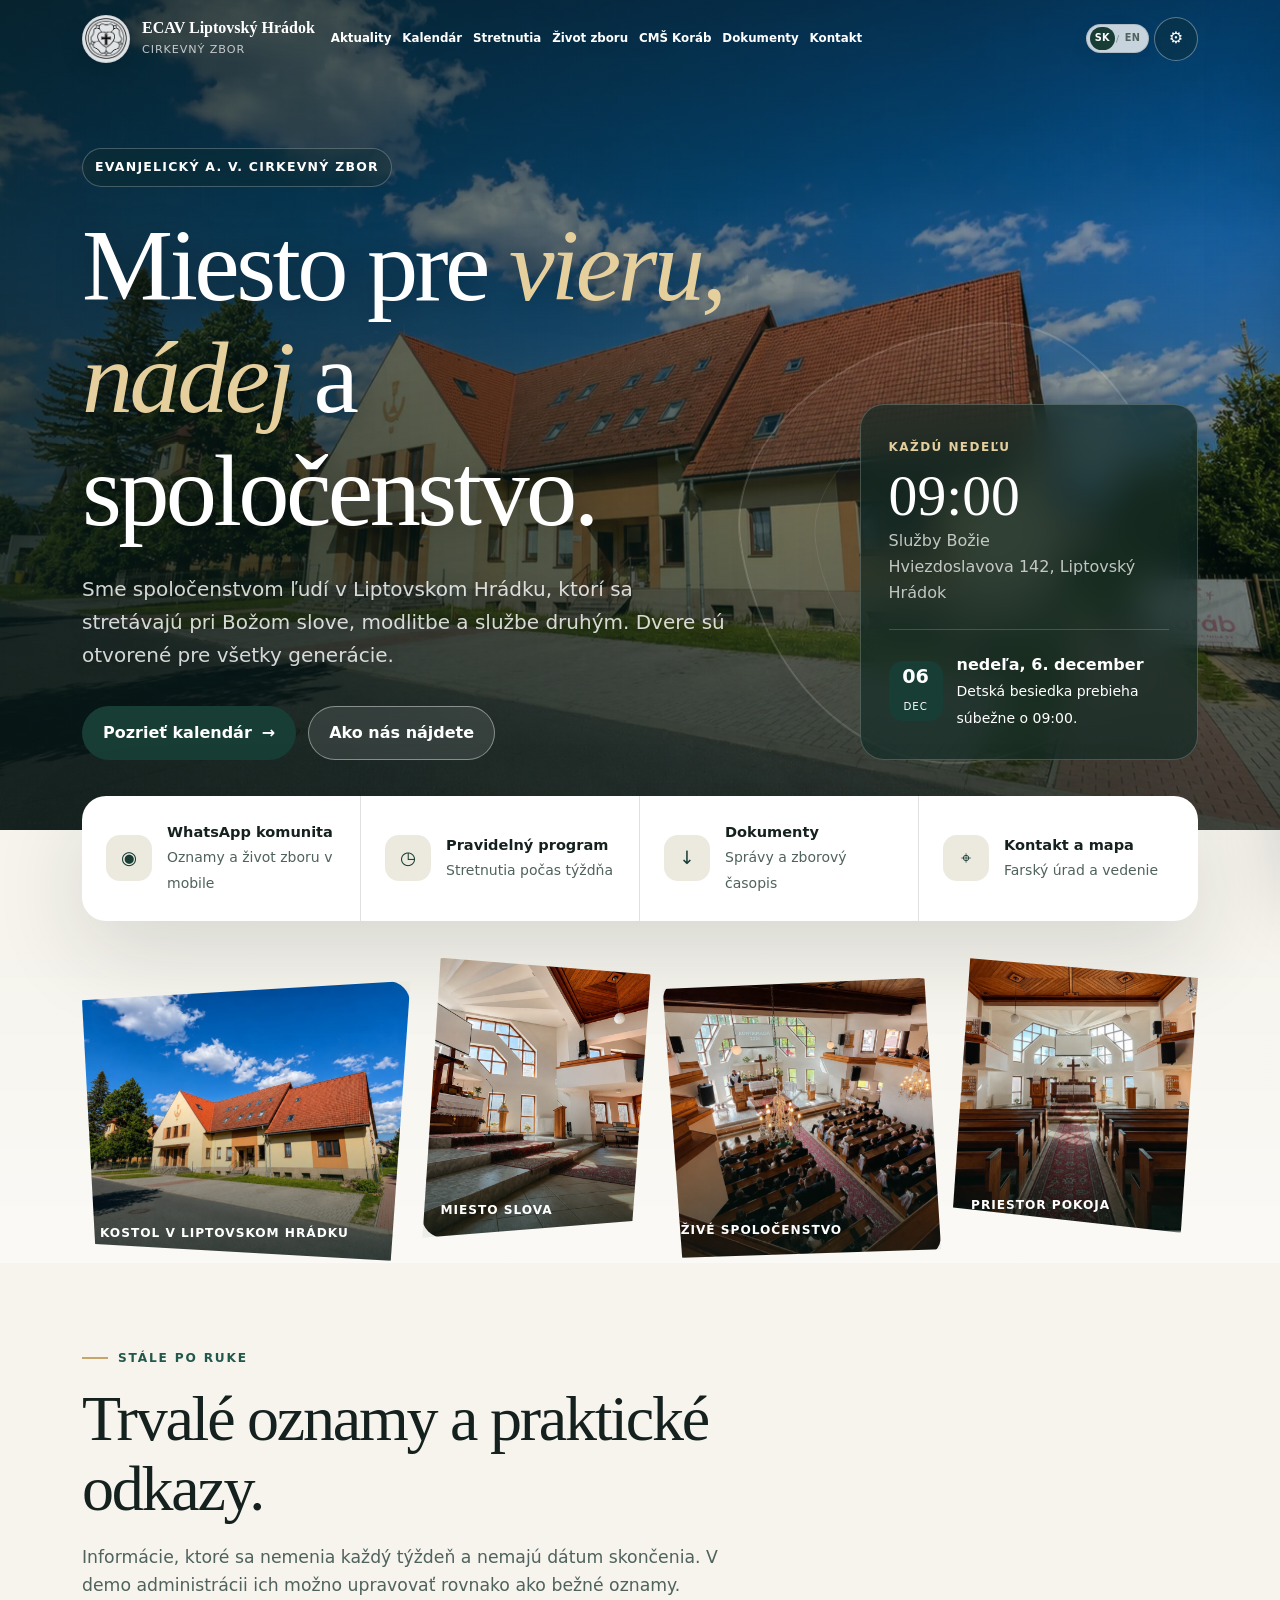
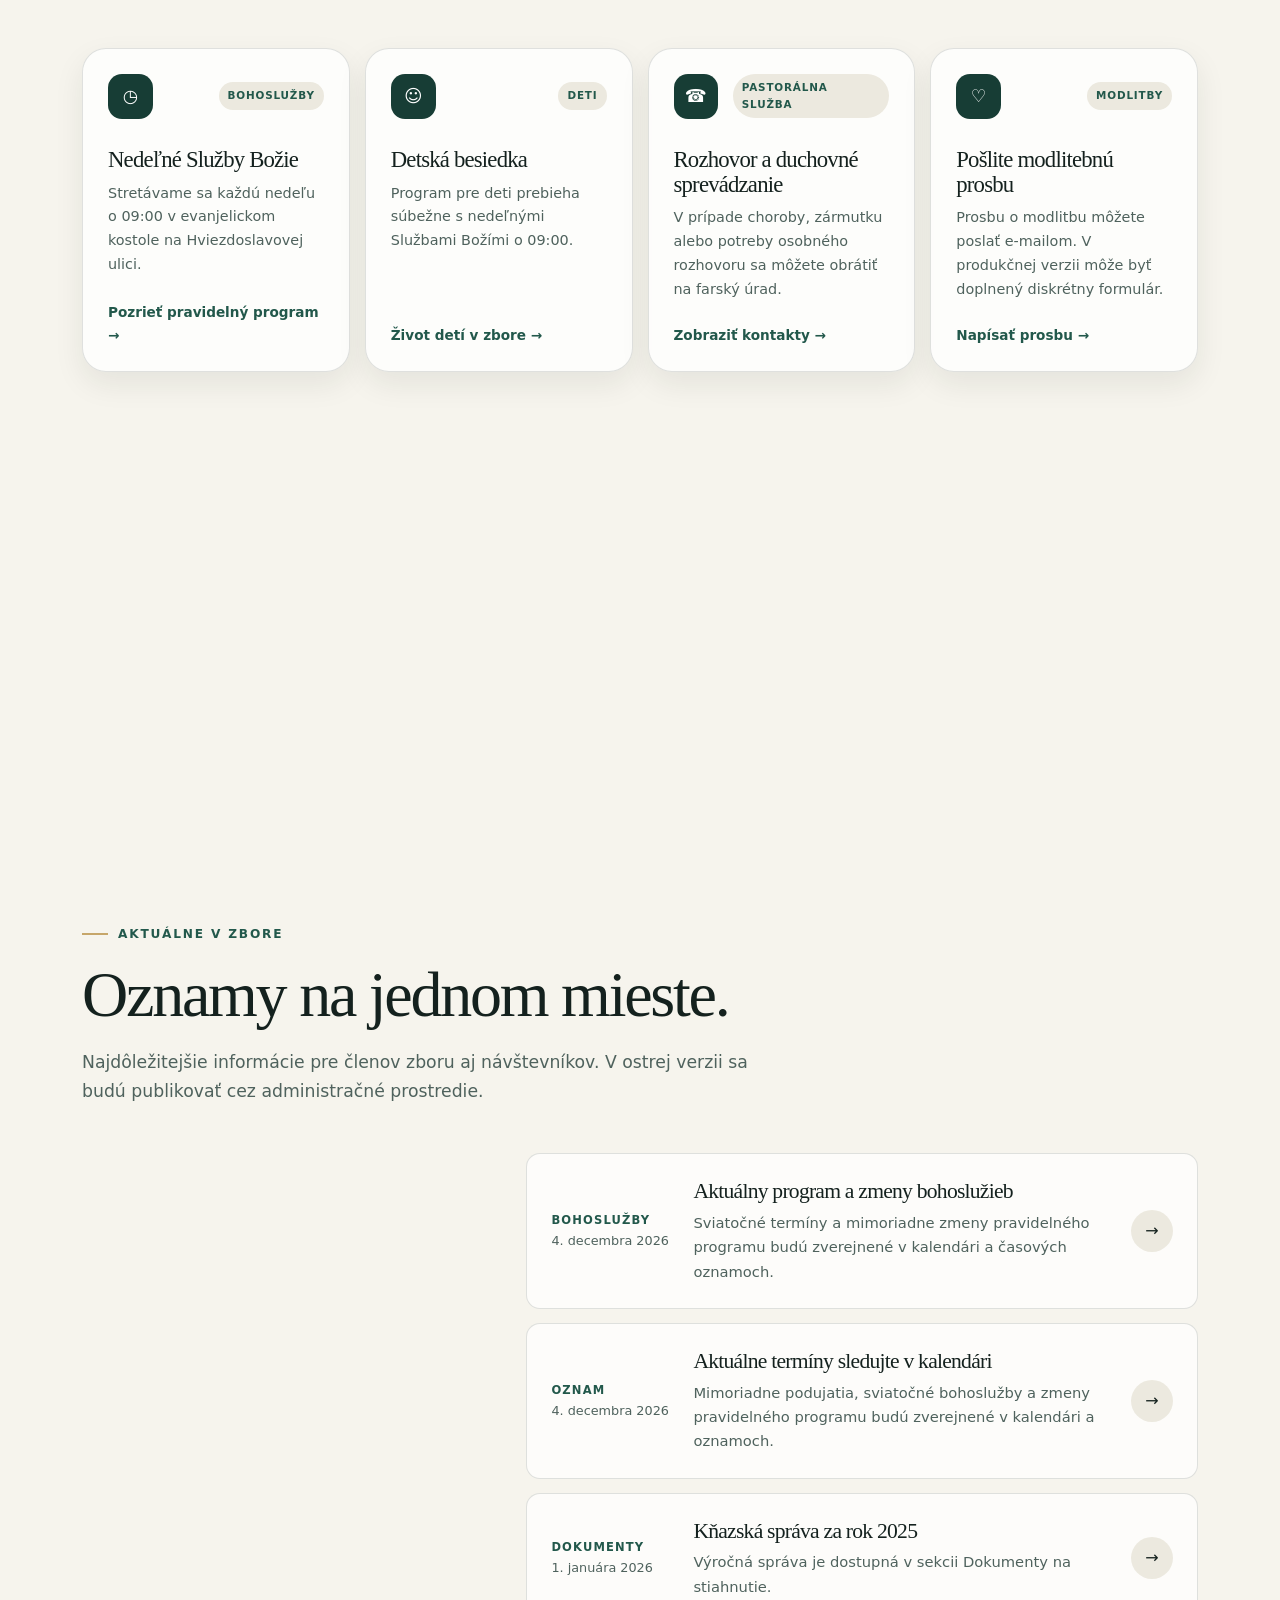
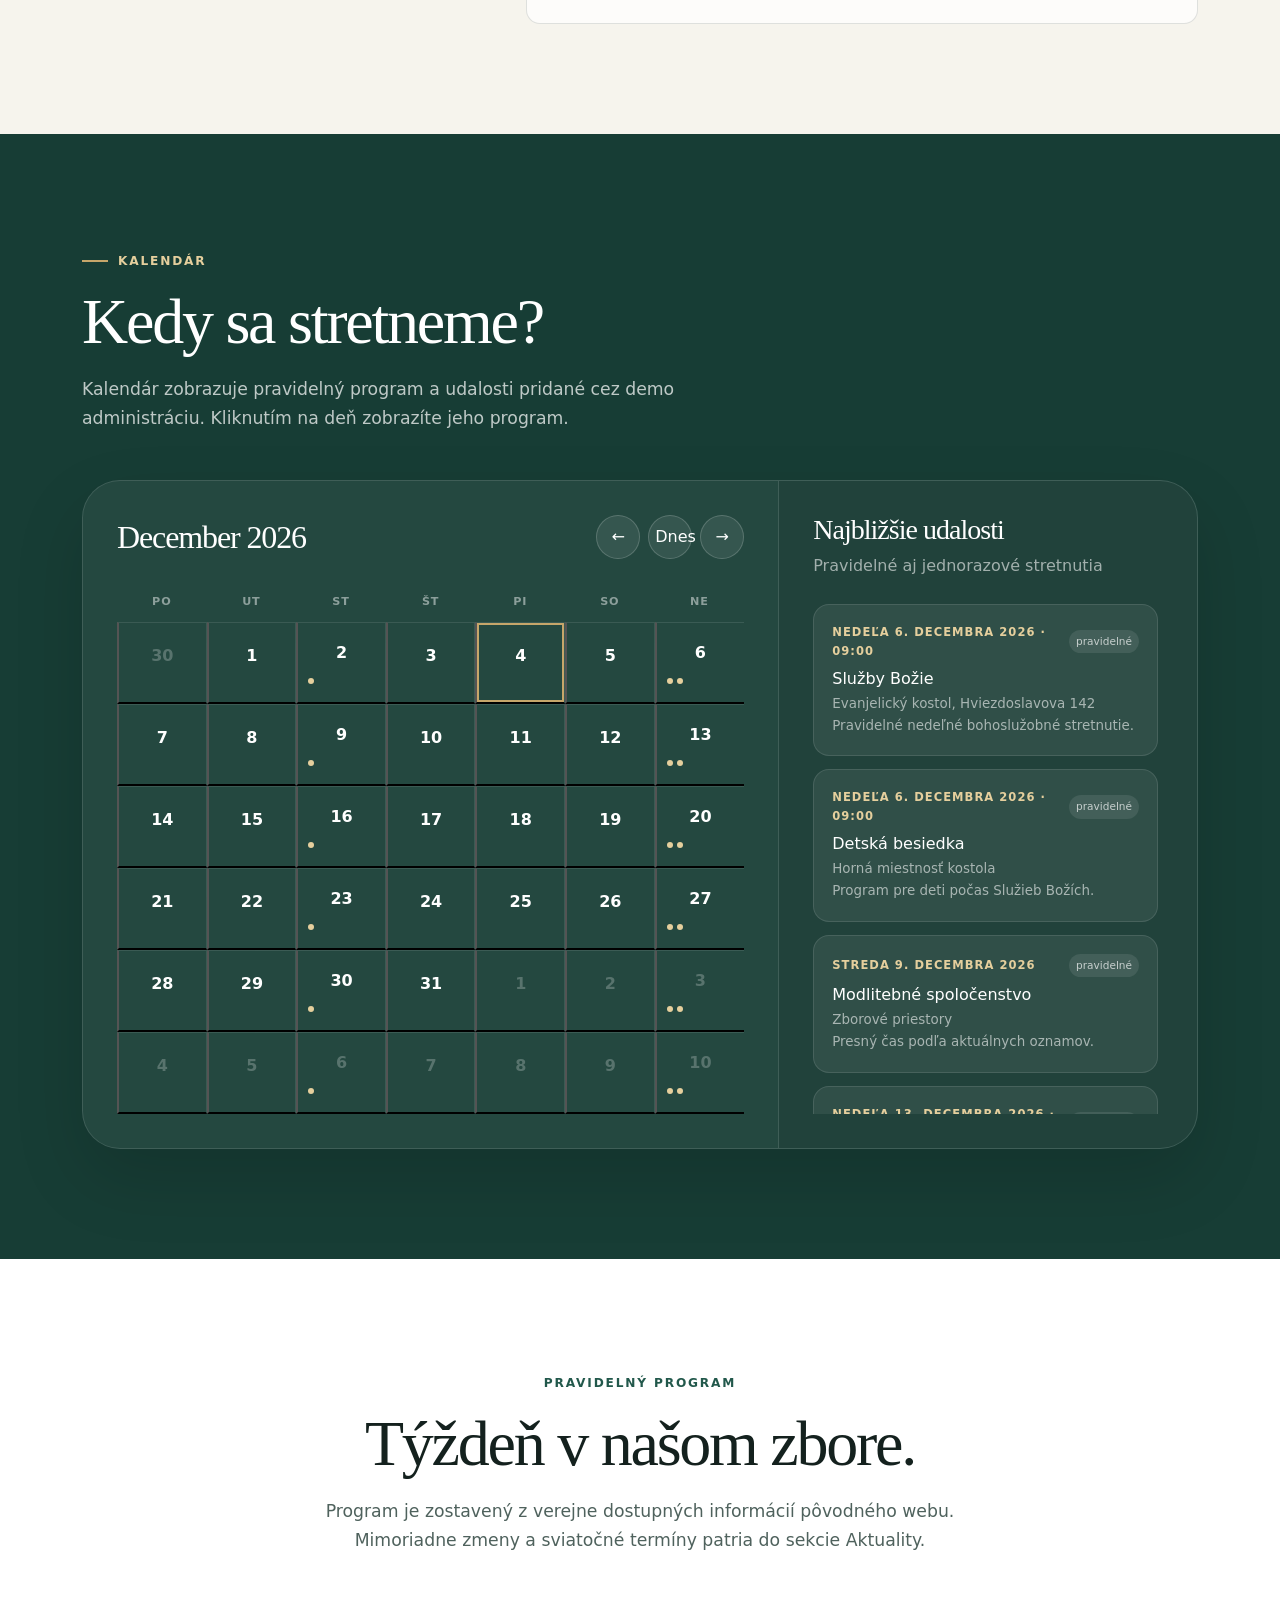
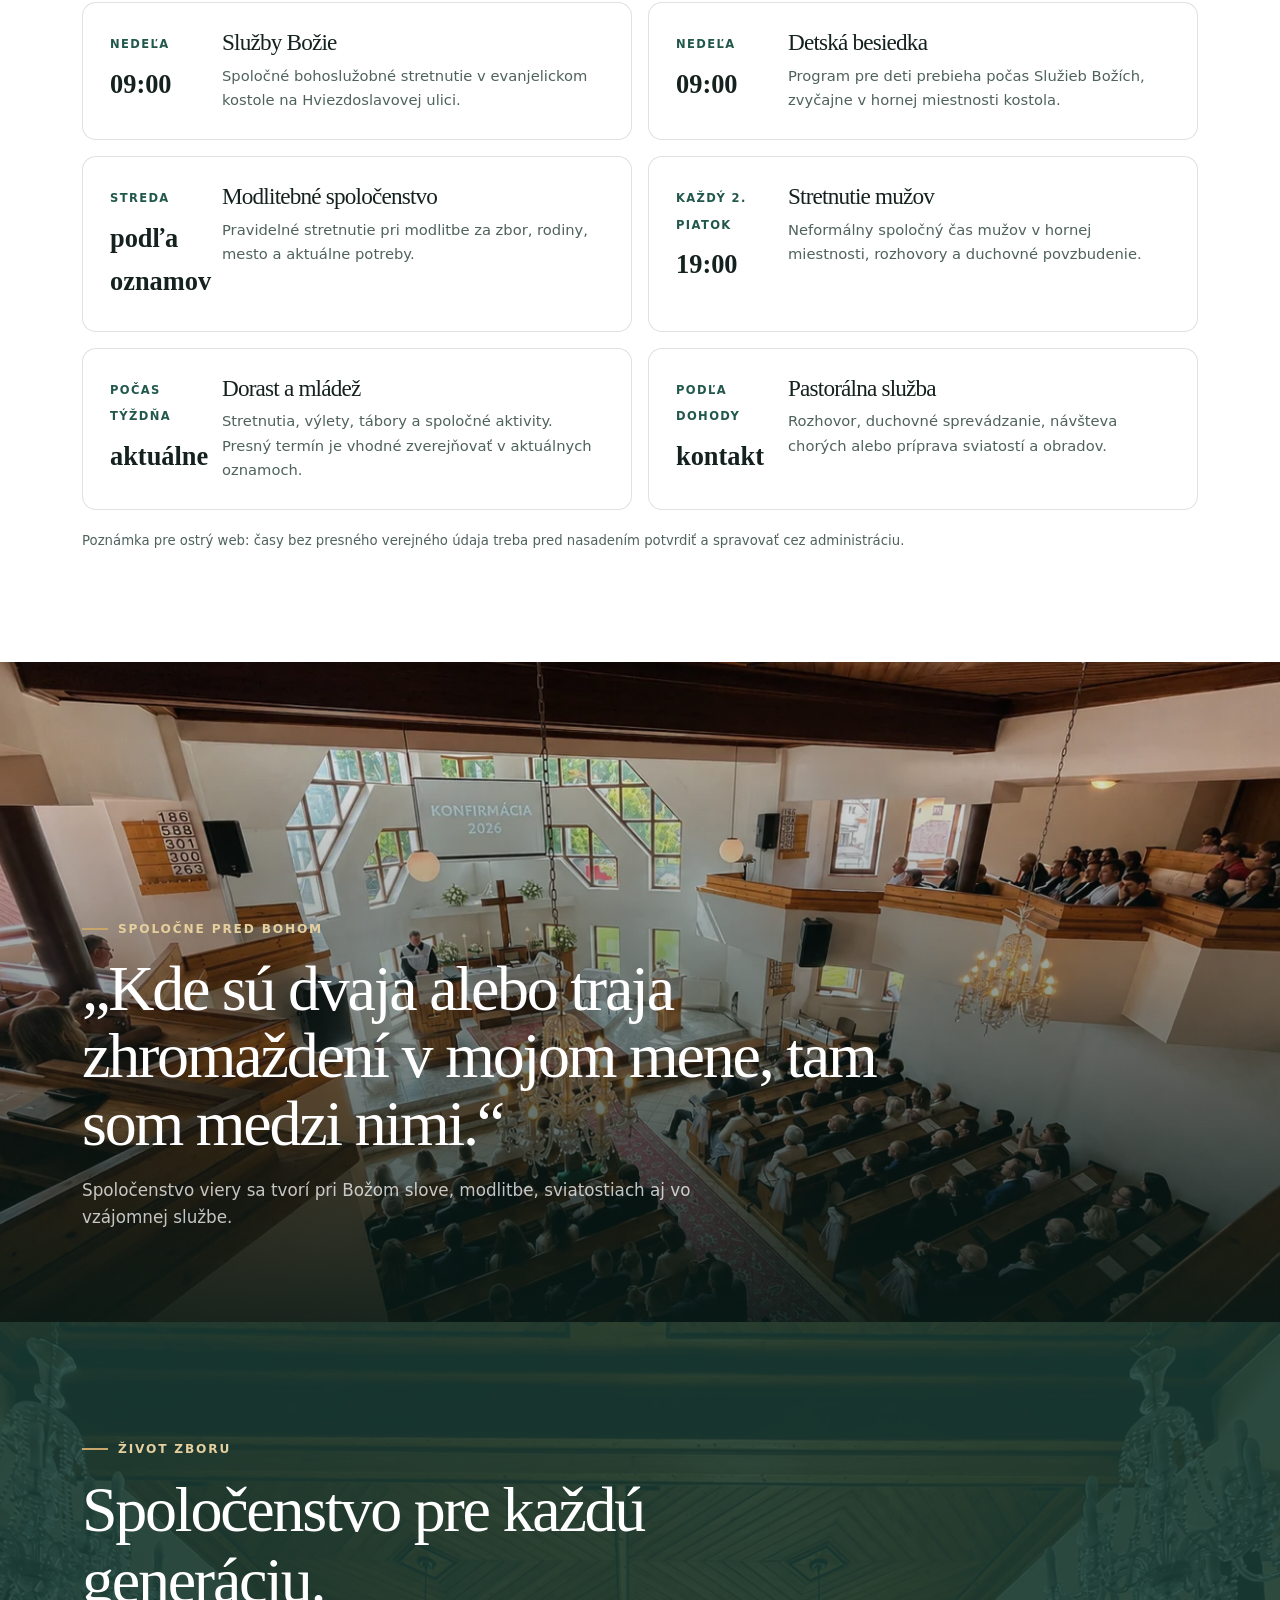
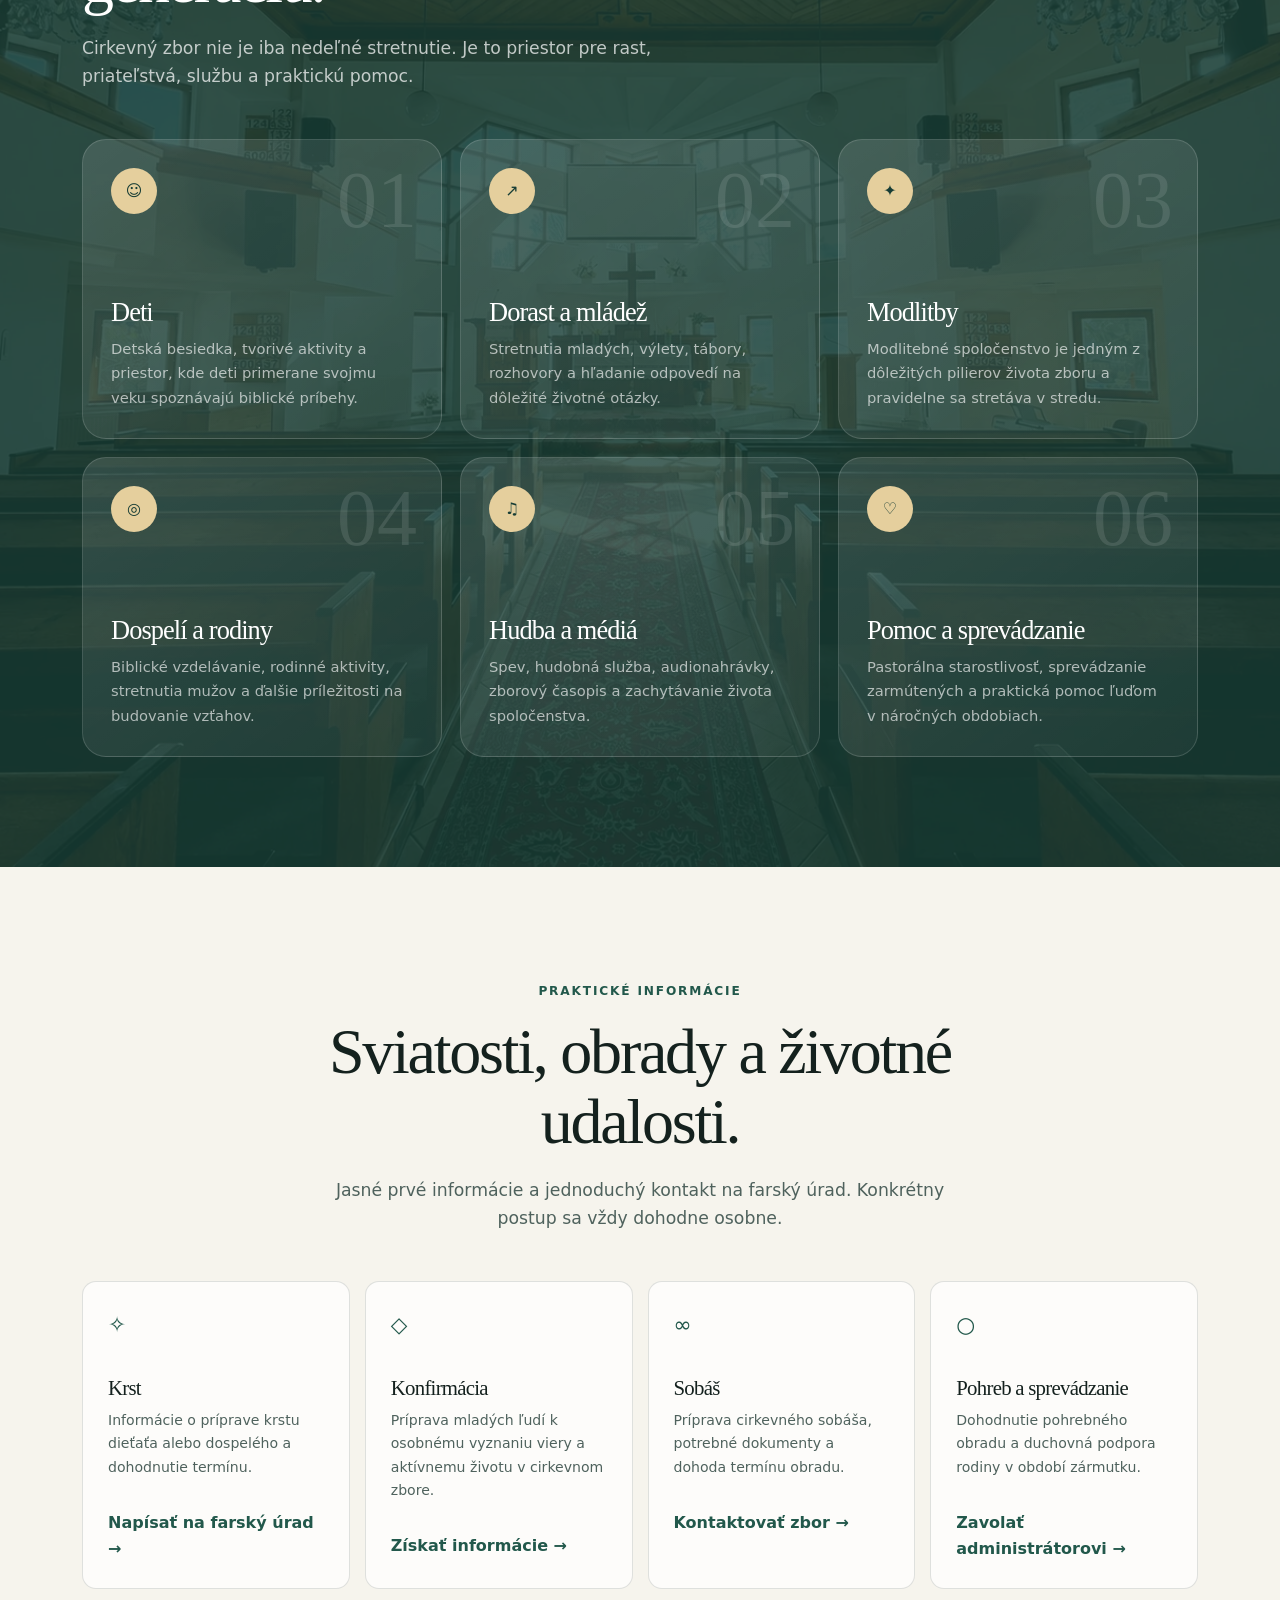
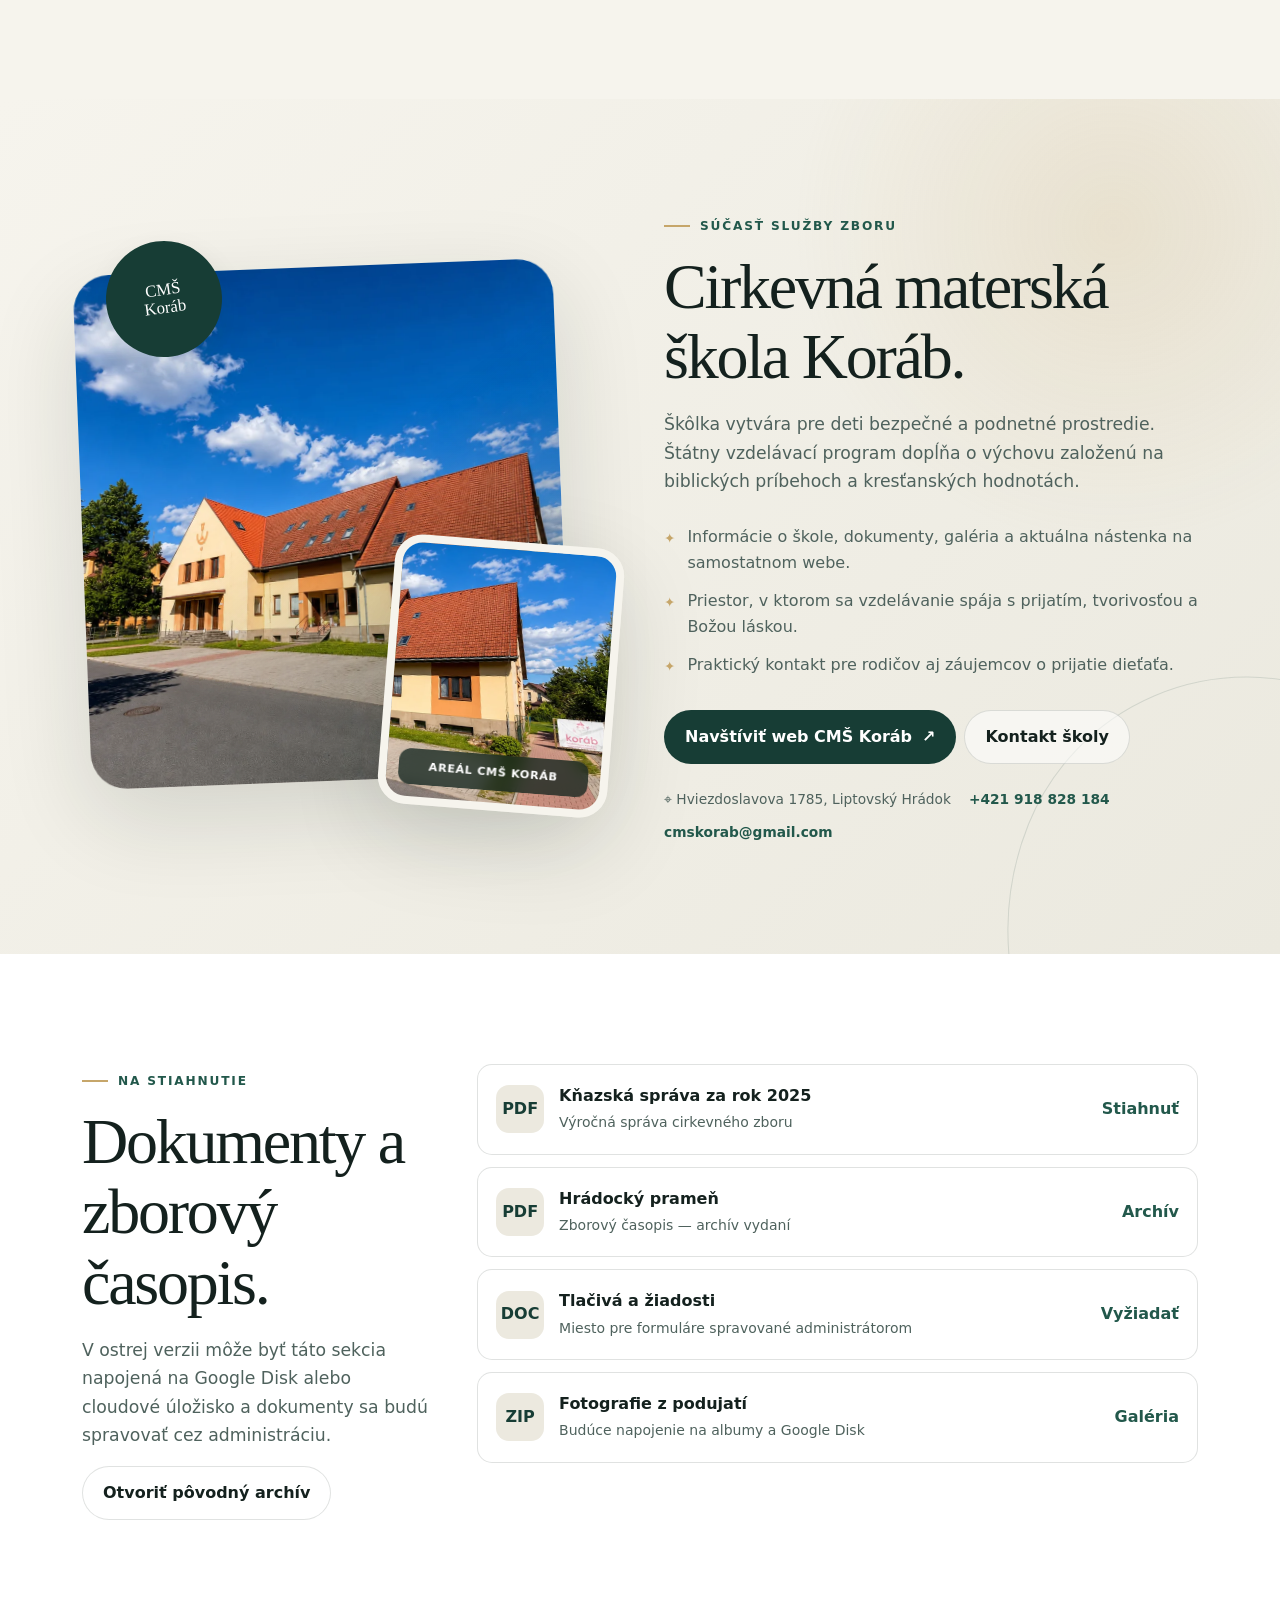
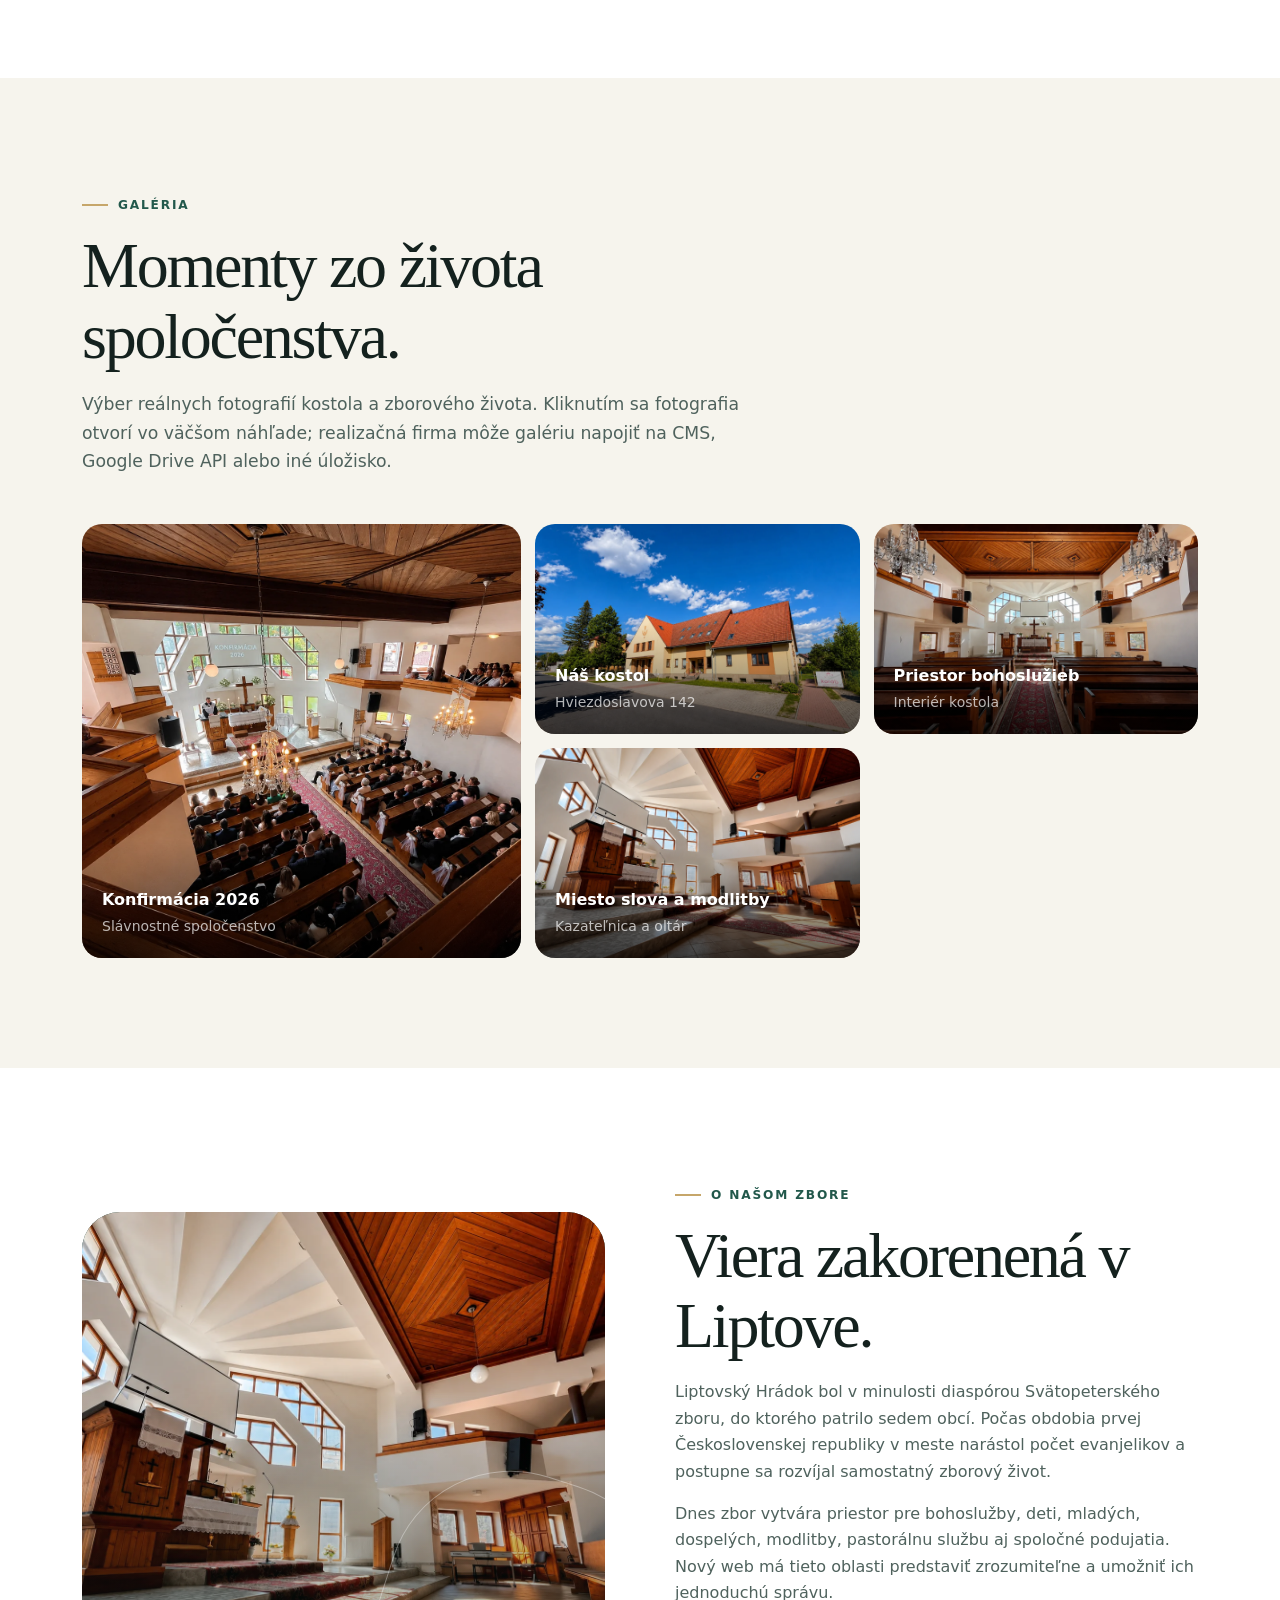
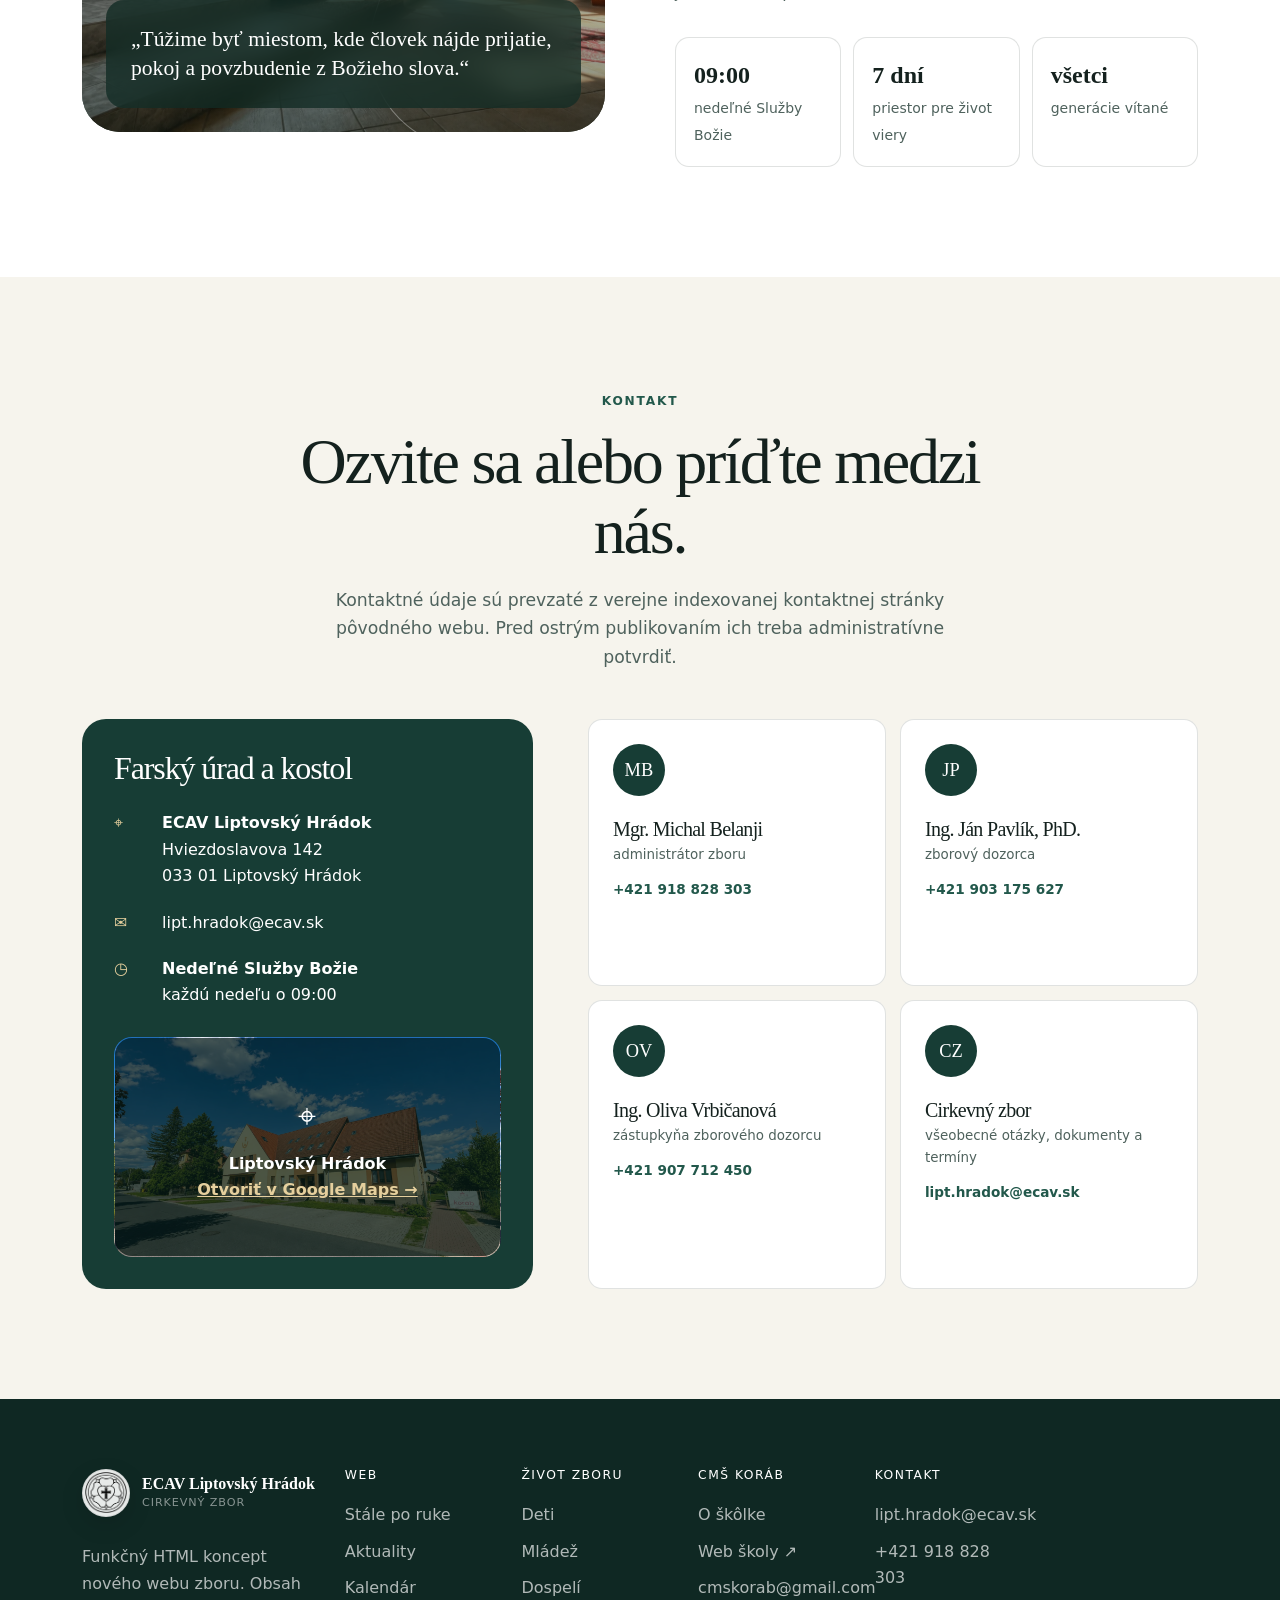
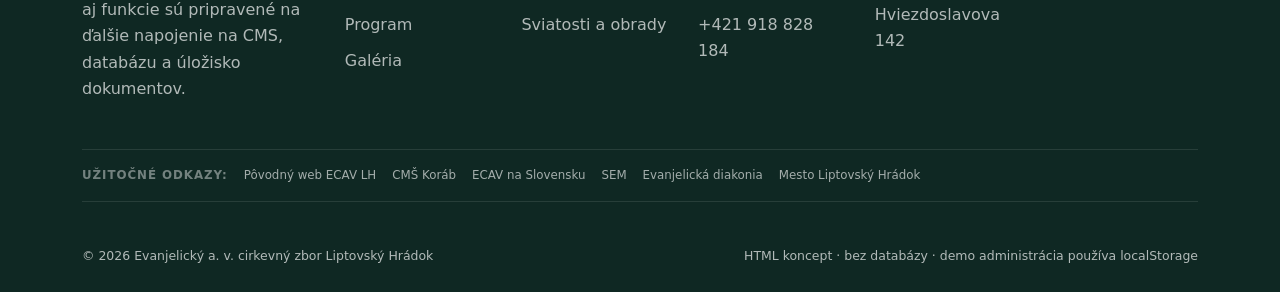
<file: index(15).html>
<!DOCTYPE html>

<html lang="sk">
<head>
<meta charset="utf-8"/>
<meta content="width=device-width, initial-scale=1" name="viewport"/>
<meta content="Dizajnový a funkčný HTML koncept webu Cirkevného zboru ECAV Liptovský Hrádok." name="description"/>
<meta content="#173d35" name="theme-color"/>
<title>ECAV Liptovský Hrádok | Spoločenstvo viery</title>
<!-- Bootstrap 5.3.8: grid, responsive navbar/collapse, carousel, modal and utilities -->
<link crossorigin="anonymous" href="https://cdn.jsdelivr.net/npm/bootstrap@5.3.8/dist/css/bootstrap.min.css" integrity="sha384-sRIl4kxILFvY47J16cr9ZwB07vP4J8+LH7qKQnuqkuIAvNWLzeN8tE5YBujZqJLB" rel="stylesheet"/>
<!--
    ECAV LIPTOVSKÝ HRÁDOK — FUNKČNÝ HTML KONCEPT
    ------------------------------------------------
    Účel: dizajnový prototyp bez databázy, pripravený na odovzdanie realizačnej firme.
    Závislosti: Bootstrap 5.3.8 cez CDN; lokálne optimalizované fotografie v assets/images.
    Dáta: ukážkovo uložené v JavaScripte a localStorage pre demo administráciu.

    Verejné zdroje obsahu (overené 15. 7. 2026 cez indexované stránky pôvodného webu):
    - https://www.ecavlh.sk/
    - https://www.ecavlh.sk/aktualne
    - https://www.ecavlh.sk/kontakt
    - https://www.ecavlh.sk/deti
    - https://www.ecavlh.sk/dospeli
    - https://www.ecavlh.sk/dokumenty
    - https://www.ecavlh.sk/minulost
    - https://www.ecavlh.sk/obrady-a-suvisiace-sluzby

    DÔLEŽITÉ PRE REALIZAČNÚ FIRMU:
    1. Pred ostrým nasadením znova overiť osoby, telefónne čísla a pravidelné termíny.
    2. Nahradiť localStorage databázou/CMS a zaviesť reálne prihlasovanie.
    3. Dokumenty a galériu pripojiť k vybranému úložisku (Google Drive API / cloud storage).
    4. Doplniť GDPR dokumentáciu, cookies podľa reálne nasadených služieb a antispam formulárov.
    5. Bootstrap je použitý pre responzívnu navigáciu, carousel, modal a utility; vlastné CSS zachováva originálny vizuál.
    6. Trvalé oznamy sú oddelené od časových aktualít vlastnosťou `persistent`.
    7. WhatsApp a podpora zboru používajú centrálne odkazy v objekte SITE_CONFIG na konci súboru.
    8. Fotografie sú lokálne súbory vhodné pre GitHub Pages; neskôr ich možno nahradiť URL z CMS alebo Google Apps Script API.
    9. Sekcia CMŠ Koráb odkazuje na samostatný web školy a používa verejne uvedené kontaktné údaje.
   10. Externé odkazy sú zobrazené kompaktne v spodnej časti pätičky.
   11. Pohyb fotografií rešpektuje prefers-reduced-motion a neovplyvňuje obsah ani ovládanie stránky.
   12. Prepínač SK/EN používa klientský preklad statického rozhrania; budúci CMS má mať samostatné slovenské a anglické obsahové polia.
  -->
<style>


    /* Critical fallback for the first render if the Bootstrap CDN is temporarily unavailable. */
    .carousel-item { display: none; position: relative; width: 100%; }
    .carousel-item.active { display: block; }
    .collapse:not(.show) { display: none; }
    .position-relative { position: relative !important; }
    .visually-hidden { position: absolute !important; width: 1px !important; height: 1px !important; padding: 0 !important; margin: -1px !important; overflow: hidden !important; clip: rect(0,0,0,0) !important; white-space: nowrap !important; border: 0 !important; }
    .img-fluid { max-width: 100%; height: auto; }
    .mx-auto { margin-inline: auto !important; }
    @media (min-width: 1200px) { .navbar-expand-xl .navbar-collapse { display: flex !important; } }
    @media (min-width: 1200px) { .d-xl-inline-flex { display: inline-flex !important; } }


    /* =========================================================
       1. DESIGN TOKENS
       ========================================================= */
    :root {
      --ink: #14211e;
      --ink-soft: #4f625d;
      --paper: #f6f4ed;
      --paper-2: #ece9df;
      --surface: rgba(255, 255, 255, 0.84);
      --surface-solid: #ffffff;
      --forest: #173d35;
      --forest-2: #22584b;
      --sage: #9fb9a9;
      --gold: #c6a66a;
      --gold-2: #e5cf9d;
      --line: rgba(20, 33, 30, 0.13);
      --danger: #9e3d3d;
      --shadow-sm: 0 12px 30px rgba(20, 33, 30, 0.08);
      --shadow-lg: 0 30px 90px rgba(20, 33, 30, 0.14);
      --radius-sm: 14px;
      --radius-md: 24px;
      --radius-lg: 38px;
      --container: 1180px;
      --header-height: 78px;
      --ease: cubic-bezier(.22, 1, .36, 1);
    }

    *, *::before, *::after { box-sizing: border-box; }
    html { scroll-behavior: smooth; scroll-padding-top: calc(var(--header-height) + 20px); }
    body {
      margin: 0;
      color: var(--ink);
      background: var(--paper);
      font-family: Inter, ui-sans-serif, system-ui, -apple-system, BlinkMacSystemFont, "Segoe UI", sans-serif;
      line-height: 1.65;
      text-rendering: optimizeLegibility;
      overflow-x: hidden;
    }
    body.admin-open { overflow: hidden; }
    button, input, textarea, select { font: inherit; }
    button, a { -webkit-tap-highlight-color: transparent; }
    a { color: inherit; }
    img, svg { display: block; max-width: 100%; }
    h1, h2, h3, h4, p { margin-top: 0; }
    h1, h2, h3 {
      font-family: Georgia, "Times New Roman", serif;
      line-height: 1.1;
      letter-spacing: -0.035em;
    }
    p:last-child { margin-bottom: 0; }
    :focus-visible { outline: 3px solid var(--gold); outline-offset: 4px; }
    [hidden] { display: none !important; }

    .container { width: min(calc(100% - 40px), var(--container)); margin-inline: auto; }
    .section { padding: 110px 0; position: relative; }
    .section--compact { padding: 75px 0; }
    .section--white { background: var(--surface-solid); }
    .section--forest { color: #fff; background: var(--forest); }
    .eyebrow {
      display: inline-flex;
      align-items: center;
      gap: 10px;
      margin-bottom: 16px;
      color: var(--forest-2);
      font-size: .76rem;
      font-weight: 800;
      letter-spacing: .15em;
      text-transform: uppercase;
    }
    .eyebrow::before { content: ""; width: 26px; height: 2px; background: var(--gold); }
    .section--forest .eyebrow { color: var(--gold-2); }
    .section-heading { max-width: 720px; margin-bottom: 48px; }
    .section-heading--center { margin-inline: auto; text-align: center; }
    .section-heading--center .eyebrow::before { display: none; }
    .section-title { margin-bottom: 18px; font-size: clamp(2.25rem, 5vw, 4.5rem); }
    .section-lead { max-width: 670px; color: var(--ink-soft); font-size: 1.08rem; }
    .section-heading--center .section-lead { margin-inline: auto; }
    .section--forest .section-lead { color: rgba(255,255,255,.72); }

    .button {
      display: inline-flex;
      min-height: 50px;
      align-items: center;
      justify-content: center;
      gap: 10px;
      padding: 13px 20px;
      border: 1px solid transparent;
      border-radius: 999px;
      color: #fff;
      background: var(--forest);
      font-weight: 750;
      text-decoration: none;
      cursor: pointer;
      transition: transform .25s var(--ease), background .25s ease, box-shadow .25s ease;
    }
    .button:hover { transform: translateY(-2px); background: var(--forest-2); box-shadow: var(--shadow-sm); }
    .button--gold { color: var(--ink); background: var(--gold-2); }
    .button--gold:hover { background: #efdbaa; }
    .button--ghost { color: var(--ink); border-color: var(--line); background: rgba(255,255,255,.55); }
    .button--ghost:hover { background: #fff; }
    .button--small { min-height: 40px; padding: 9px 15px; font-size: .86rem; }
    .button--danger { background: var(--danger); }
    .icon-button {
      width: 44px;
      height: 44px;
      display: inline-grid;
      place-items: center;
      border: 1px solid var(--line);
      border-radius: 50%;
      color: var(--ink);
      background: rgba(255,255,255,.75);
      cursor: pointer;
      transition: .2s ease;
    }
    .icon-button:hover { background: #fff; transform: translateY(-1px); }

    /* =========================================================
       2. HEADER
       ========================================================= */
    .site-header {
      position: fixed;
      inset: 0 0 auto;
      z-index: 1000;
      height: var(--header-height);
      border-bottom: 1px solid transparent;
      transition: background .25s ease, border-color .25s ease, backdrop-filter .25s ease;
    }
    .site-header.is-scrolled,
    .site-header.menu-open {
      border-color: var(--line);
      background: rgba(246,244,237,.9);
      backdrop-filter: blur(18px);
    }
    .header-inner {
      height: 100%;
      display: grid;
      grid-template-columns: auto 1fr auto;
      align-items: center;
      gap: 30px;
    }
    .brand { display: inline-flex; align-items: center; gap: 12px; text-decoration: none; }
    .brand-mark {
      width: 42px;
      height: 42px;
      display: grid;
      place-items: center;
      border-radius: 50% 50% 46% 54% / 55% 46% 54% 45%;
      color: #fff;
      background: var(--forest);
      box-shadow: inset 0 0 0 1px rgba(255,255,255,.15);
      font-family: Georgia, serif;
      font-size: 1.35rem;
    }
    .brand-copy { line-height: 1.05; }
    .brand-copy strong { display: block; font-family: Georgia, serif; font-size: 1rem; }
    .brand-copy small { color: var(--ink-soft); font-size: .7rem; letter-spacing: .08em; text-transform: uppercase; }
    .main-nav { justify-self: center; }
    .main-nav ul { display: flex; align-items: center; gap: 18px; margin: 0; padding: 0; list-style: none; }
    .main-nav a {
      position: relative;
      padding: 10px 0 !important;
      color: inherit !important;
      font-size: .88rem;
      font-weight: 700;
      text-decoration: none;
    }
    .main-nav a::after {
      content: "";
      position: absolute;
      right: 0;
      bottom: 4px;
      left: 0;
      height: 2px;
      background: var(--gold);
      transform: scaleX(0);
      transform-origin: right;
      transition: transform .25s var(--ease);
    }
    .main-nav a:hover::after,
    .main-nav a.active::after { transform: scaleX(1); transform-origin: left; }
    .header-actions { display: flex; align-items: center; gap: 9px; }
    .menu-toggle { display: none; }

    /* =========================================================
       3. HERO — ABSTRAKTNÉ POZADIE BEZ OBRÁZKOV
       ========================================================= */
    .hero {
      min-height: 780px;
      display: grid;
      align-items: center;
      padding: calc(var(--header-height) + 70px) 0 70px;
      isolation: isolate;
      overflow: hidden;
      background:
        radial-gradient(circle at 18% 25%, rgba(229,207,157,.88), transparent 27%),
        radial-gradient(circle at 82% 17%, rgba(159,185,169,.68), transparent 27%),
        linear-gradient(135deg, #f8f2e5 0%, #e9eee6 50%, #f1e9dc 100%);
    }
    .hero[data-theme="dawn"] {
      background:
        radial-gradient(circle at 18% 25%, rgba(236,190,143,.78), transparent 29%),
        radial-gradient(circle at 82% 17%, rgba(179,193,180,.75), transparent 29%),
        linear-gradient(135deg, #fbf0df 0%, #e8eee9 50%, #eee2d3 100%);
    }
    .hero[data-theme="forest"] {
      color: #fff;
      background:
        radial-gradient(circle at 16% 30%, rgba(198,166,106,.38), transparent 28%),
        radial-gradient(circle at 84% 10%, rgba(110,153,132,.4), transparent 28%),
        linear-gradient(135deg, #0d2924 0%, #173d35 45%, #264f43 100%);
    }
    .hero::before,
    .hero::after {
      content: "";
      position: absolute;
      z-index: -1;
      border: 1px solid rgba(23,61,53,.14);
      border-radius: 50%;
      animation: float 12s ease-in-out infinite;
    }
    .hero::before { width: 560px; height: 560px; right: -170px; top: 120px; }
    .hero::after { width: 320px; height: 320px; left: -110px; bottom: 70px; animation-delay: -5s; }
    .hero-shape {
      position: absolute;
      z-index: -1;
      right: 8%;
      bottom: 8%;
      width: min(34vw, 460px);
      aspect-ratio: 1;
      border-radius: 62% 38% 53% 47% / 42% 55% 45% 58%;
      background: linear-gradient(145deg, rgba(255,255,255,.56), rgba(23,61,53,.1));
      box-shadow: inset 0 0 0 1px rgba(255,255,255,.45), var(--shadow-lg);
      transform: rotate(-8deg);
    }
    .hero-shape::before {
      content: "";
      position: absolute;
      inset: 17%;
      border: 1px solid rgba(23,61,53,.2);
      border-radius: inherit;
    }
    .hero-grid {
      display: grid;
      grid-template-columns: minmax(0, 1.15fr) minmax(330px, .55fr);
      align-items: end;
      gap: 70px;
    }
    .hero-copy { max-width: 780px; }
    .hero-kicker {
      display: inline-flex;
      align-items: center;
      gap: 12px;
      margin-bottom: 23px;
      padding: 8px 12px;
      border: 1px solid rgba(23,61,53,.13);
      border-radius: 999px;
      background: rgba(255,255,255,.45);
      font-size: .78rem;
      font-weight: 800;
      letter-spacing: .1em;
      text-transform: uppercase;
      backdrop-filter: blur(10px);
    }
    .hero[data-theme="forest"] .hero-kicker { border-color: rgba(255,255,255,.18); background: rgba(255,255,255,.08); }
    .hero-title { max-width: 850px; margin-bottom: 25px; font-size: clamp(3.4rem, 8vw, 7.5rem); }
    .hero-title em { color: var(--forest-2); font-weight: 400; }
    .hero[data-theme="forest"] .hero-title em { color: var(--gold-2); }
    .hero-text { max-width: 650px; margin-bottom: 34px; color: var(--ink-soft); font-size: clamp(1.05rem, 2vw, 1.25rem); }
    .hero[data-theme="forest"] .hero-text { color: rgba(255,255,255,.75); }
    .hero-actions { display: flex; flex-wrap: wrap; gap: 12px; }
    .service-card {
      position: relative;
      z-index: 2;
      padding: 28px;
      border: 1px solid rgba(255,255,255,.55);
      border-radius: var(--radius-md);
      background: rgba(255,255,255,.68);
      box-shadow: var(--shadow-lg);
      backdrop-filter: blur(18px);
    }
    .hero[data-theme="forest"] .service-card { border-color: rgba(255,255,255,.15); color: #fff; background: rgba(255,255,255,.08); }
    .service-card__label { color: var(--forest-2); font-size: .75rem; font-weight: 800; letter-spacing: .12em; text-transform: uppercase; }
    .hero[data-theme="forest"] .service-card__label { color: var(--gold-2); }
    .service-card__time { margin: 8px 0 3px; font-family: Georgia, serif; font-size: 3.6rem; line-height: 1; }
    .service-card__meta { color: var(--ink-soft); }
    .hero[data-theme="forest"] .service-card__meta { color: rgba(255,255,255,.7); }
    .service-card__divider { height: 1px; margin: 22px 0; background: var(--line); }
    .service-card__next { display: grid; grid-template-columns: 54px 1fr; gap: 14px; align-items: center; }
    .date-badge { display: grid; place-items: center; width: 54px; height: 60px; border-radius: 14px; color: #fff; background: var(--forest); }
    .date-badge strong { font-size: 1.2rem; line-height: 1; }
    .date-badge span { font-size: .64rem; letter-spacing: .09em; text-transform: uppercase; }

    /* =========================================================
       4. QUICK LINKS + ANNOUNCEMENTS
       ========================================================= */
    .quick-links { position: relative; z-index: 4; margin-top: -34px; }
    .quick-grid { display: grid; grid-template-columns: repeat(4, 1fr); border-radius: var(--radius-md); background: #fff; box-shadow: var(--shadow-lg); overflow: hidden; }
    .quick-link { width: 100%; display: grid; grid-template-columns: 46px 1fr; gap: 15px; align-items: center; padding: 24px; border: 0; border-right: 1px solid var(--line); color: inherit; background: transparent; font: inherit; text-align: left; text-decoration: none; cursor: pointer; transition: background .2s ease; }
    .quick-link:last-child { border-right: 0; }
    .quick-link:hover { background: #faf8f2; }
    .quick-icon { display: grid; place-items: center; width: 46px; height: 46px; border-radius: 14px; color: var(--forest); background: var(--paper-2); font-size: 1.15rem; }
    .quick-link strong { display: block; font-size: .91rem; }
    .quick-link small { color: var(--ink-soft); }

    .announcements-layout { display: grid; grid-template-columns: .74fr 1.26fr; gap: 50px; align-items: start; }
    .featured-note {
      position: sticky;
      top: calc(var(--header-height) + 30px);
      padding: 32px;
      border-radius: var(--radius-md);
      color: #fff;
      background: var(--forest);
      overflow: hidden;
    }
    .featured-note::after { content: ""; position: absolute; width: 180px; height: 180px; right: -55px; bottom: -65px; border: 1px solid rgba(255,255,255,.18); border-radius: 50%; }
    .featured-note__tag { color: var(--gold-2); font-size: .72rem; font-weight: 800; letter-spacing: .13em; text-transform: uppercase; }
    .featured-note h3 { margin: 13px 0 18px; font-size: 2.1rem; }
    .featured-note p { color: rgba(255,255,255,.74); }
    .featured-note a { display: inline-flex; margin-top: 22px; color: var(--gold-2); font-weight: 800; text-decoration: none; }
    .announcement-list { display: grid; gap: 14px; }
    .announcement-card {
      display: grid;
      grid-template-columns: 120px 1fr auto;
      gap: 22px;
      align-items: center;
      padding: 24px;
      border: 1px solid var(--line);
      border-radius: var(--radius-sm);
      background: rgba(255,255,255,.72);
      transition: transform .2s var(--ease), box-shadow .2s ease;
    }
    .announcement-card:hover { transform: translateY(-2px); box-shadow: var(--shadow-sm); }
    .announcement-card__category { color: var(--forest-2); font-size: .72rem; font-weight: 850; letter-spacing: .1em; text-transform: uppercase; }
    .announcement-card h3 { margin: 2px 0 7px; font-size: 1.35rem; }
    .announcement-card p { margin-bottom: 0; color: var(--ink-soft); font-size: .92rem; }
    .announcement-card__date { color: var(--ink-soft); font-size: .8rem; }
    .arrow-link { display: inline-grid; place-items: center; width: 42px; height: 42px; border-radius: 50%; background: var(--paper-2); text-decoration: none; }
    .empty-state { padding: 28px; border: 1px dashed var(--line); border-radius: var(--radius-sm); color: var(--ink-soft); text-align: center; }

    /* Trvalé oznamy nie sú viazané na dátum a zostávajú stále po ruke. */
    .permanent-section { padding-top: 78px; }
    .permanent-grid { display: grid; grid-template-columns: repeat(4, 1fr); gap: 15px; }
    .permanent-card {
      min-height: 245px;
      display: flex;
      flex-direction: column;
      padding: 25px;
      border: 1px solid var(--line);
      border-radius: var(--radius-md);
      background: rgba(255,255,255,.78);
      box-shadow: var(--shadow-sm);
      transition: transform .22s var(--ease), border-color .22s ease, box-shadow .22s ease;
    }
    .permanent-card:hover { transform: translateY(-3px); border-color: rgba(23,61,53,.28); box-shadow: var(--shadow-lg); }
    .permanent-card__top { display: flex; align-items: center; justify-content: space-between; gap: 15px; margin-bottom: 28px; }
    .permanent-card__icon { width: 45px; height: 45px; display: grid; place-items: center; border-radius: 14px; color: #fff; background: var(--forest); font-size: 1.1rem; }
    .permanent-card__badge { padding: 5px 9px; border-radius: 999px; color: var(--forest-2); background: var(--paper-2); font-size: .65rem; font-weight: 850; letter-spacing: .08em; text-transform: uppercase; }
    .permanent-card h3 { margin-bottom: 10px; font-size: 1.42rem; }
    .permanent-card p { margin-bottom: 22px; color: var(--ink-soft); font-size: .9rem; }
    .permanent-card a { margin-top: auto; color: var(--forest-2); font-size: .85rem; font-weight: 850; text-decoration: none; }

    .community-tools {
      display: grid;
      grid-template-columns: 1.25fr repeat(3, 1fr);
      gap: 14px;
      margin-top: 34px;
      padding: 18px;
      border-radius: var(--radius-md);
      color: #fff;
      background: var(--forest);
      box-shadow: var(--shadow-lg);
    }
    .community-tool {
      min-height: 178px;
      display: flex;
      flex-direction: column;
      align-items: flex-start;
      padding: 22px;
      border: 1px solid rgba(255,255,255,.12);
      border-radius: 18px;
      background: rgba(255,255,255,.06);
    }
    .community-tool--primary { background: linear-gradient(145deg, rgba(198,166,106,.28), rgba(255,255,255,.07)); }
    .community-tool__icon { display: grid; place-items: center; width: 42px; height: 42px; margin-bottom: 22px; border-radius: 13px; color: var(--forest); background: var(--gold-2); }
    .community-tool h3 { margin-bottom: 8px; font-size: 1.25rem; }
    .community-tool p { margin-bottom: 18px; color: rgba(255,255,255,.66); font-size: .84rem; }
    .community-tool a,
    .community-tool button { margin-top: auto; padding: 0; border: 0; color: var(--gold-2); background: transparent; font-size: .82rem; font-weight: 850; text-align: left; text-decoration: none; cursor: pointer; }
    .community-tool button:hover,
    .community-tool a:hover { color: #fff; }

    .checkbox-row { display: flex; align-items: flex-start; gap: 10px; padding: 12px; border: 1px solid var(--line); border-radius: 10px; background: #fff; }
    .checkbox-row input { width: 18px; height: 18px; margin-top: 2px; accent-color: var(--forest); }
    .checkbox-row span { color: var(--ink-soft); font-size: .8rem; }
    .checkbox-row strong { display: block; color: var(--ink); font-size: .82rem; }

    /* =========================================================
       5. CALENDAR
       ========================================================= */
    .calendar-shell { display: grid; grid-template-columns: minmax(0, 1.25fr) minmax(300px, .75fr); overflow: hidden; border: 1px solid rgba(255,255,255,.12); border-radius: var(--radius-lg); background: rgba(255,255,255,.06); box-shadow: 0 30px 70px rgba(0,0,0,.14); }
    .calendar-main { padding: 34px; border-right: 1px solid rgba(255,255,255,.12); }
    .calendar-toolbar { display: flex; align-items: center; justify-content: space-between; gap: 18px; margin-bottom: 24px; }
    .calendar-title { margin: 0; font-size: 2rem; }
    .calendar-controls { display: flex; gap: 8px; }
    .calendar-controls .icon-button { color: #fff; border-color: rgba(255,255,255,.18); background: rgba(255,255,255,.08); }
    .calendar-weekdays,
    .calendar-grid { display: grid; grid-template-columns: repeat(7, 1fr); }
    .calendar-weekdays span { padding: 10px; color: rgba(255,255,255,.48); font-size: .7rem; font-weight: 850; letter-spacing: .08em; text-align: center; text-transform: uppercase; }
    .calendar-day {
      min-height: 82px;
      position: relative;
      padding: 10px;
      border-top: 1px solid rgba(255,255,255,.1);
      border-right: 1px solid rgba(255,255,255,.1);
      color: #fff;
      background: transparent;
      cursor: pointer;
      transition: background .2s ease;
    }
    .calendar-day:nth-child(7n) { border-right: 0; }
    .calendar-day:hover { background: rgba(255,255,255,.07); }
    .calendar-day.is-outside { color: rgba(255,255,255,.24); }
    .calendar-day.is-today { box-shadow: inset 0 0 0 2px var(--gold); }
    .calendar-day.is-selected { background: rgba(198,166,106,.18); }
    .calendar-day__number { font-weight: 750; }
    .calendar-day__dots { display: flex; flex-wrap: wrap; gap: 4px; margin-top: 12px; }
    .calendar-dot { width: 6px; height: 6px; border-radius: 50%; background: var(--gold-2); }
    .calendar-dot--custom { background: #b7d9cb; }
    .events-panel { padding: 34px; background: rgba(0,0,0,.08); }
    .events-panel h3 { margin-bottom: 7px; font-size: 1.75rem; }
    .events-panel__subtitle { margin-bottom: 24px; color: rgba(255,255,255,.58); }
    .event-feed { display: grid; gap: 13px; max-height: 510px; overflow: auto; padding-right: 5px; }
    .event-card { padding: 18px; border: 1px solid rgba(255,255,255,.11); border-radius: 16px; background: rgba(255,255,255,.07); }
    .event-card__top { display: flex; align-items: center; justify-content: space-between; gap: 12px; margin-bottom: 8px; }
    .event-card__date { color: var(--gold-2); font-size: .72rem; font-weight: 850; letter-spacing: .09em; text-transform: uppercase; }
    .event-card__type { padding: 3px 7px; border-radius: 999px; color: rgba(255,255,255,.7); background: rgba(255,255,255,.09); font-size: .66rem; }
    .event-card h4 { margin-bottom: 5px; font-size: 1rem; }
    .event-card p { color: rgba(255,255,255,.58); font-size: .84rem; }

    /* =========================================================
       6. WEEKLY PROGRAM + LIFE
       ========================================================= */
    .program-grid { display: grid; grid-template-columns: repeat(2, 1fr); gap: 16px; }
    .program-item {
      display: grid;
      grid-template-columns: 90px 1fr;
      gap: 22px;
      padding: 27px;
      border: 1px solid var(--line);
      border-radius: var(--radius-sm);
      background: #fff;
    }
    .program-day { color: var(--forest-2); font-size: .72rem; font-weight: 850; letter-spacing: .12em; text-transform: uppercase; }
    .program-time { display: block; margin-top: 6px; font-family: Georgia, serif; font-size: 1.65rem; }
    .program-item h3 { margin-bottom: 8px; font-size: 1.45rem; }
    .program-item p { color: var(--ink-soft); font-size: .92rem; }
    .program-note { margin-top: 20px; color: var(--ink-soft); font-size: .83rem; }

    .life-grid { display: grid; grid-template-columns: repeat(3, 1fr); gap: 18px; }
    .life-card {
      min-height: 300px;
      display: flex;
      flex-direction: column;
      justify-content: flex-end;
      position: relative;
      padding: 28px;
      border: 1px solid rgba(255,255,255,.15);
      border-radius: var(--radius-md);
      background: linear-gradient(145deg, rgba(255,255,255,.12), rgba(255,255,255,.04));
      overflow: hidden;
    }
    .life-card::before { content: attr(data-number); position: absolute; top: 20px; right: 24px; color: rgba(255,255,255,.11); font-family: Georgia, serif; font-size: 5rem; line-height: 1; }
    .life-card__icon { width: 46px; height: 46px; display: grid; place-items: center; margin-bottom: auto; border-radius: 50%; color: var(--forest); background: var(--gold-2); }
    .life-card h3 { margin: 30px 0 10px; font-size: 1.65rem; }
    .life-card p { color: rgba(255,255,255,.64); font-size: .92rem; }

    /* =========================================================
       7. PRACTICAL, DOCUMENTS, GALLERY, ABOUT, CONTACT
       ========================================================= */
    .practical-grid { display: grid; grid-template-columns: repeat(4, 1fr); gap: 15px; }
    .practical-card { padding: 25px; border: 1px solid var(--line); border-radius: var(--radius-sm); background: rgba(255,255,255,.72); }
    .practical-card__icon { margin-bottom: 35px; color: var(--forest-2); font-size: 1.35rem; }
    .practical-card h3 { margin-bottom: 9px; font-size: 1.3rem; }
    .practical-card p { color: var(--ink-soft); font-size: .88rem; }
    .practical-card a { display: inline-flex; margin-top: 15px; color: var(--forest-2); font-weight: 800; text-decoration: none; }

    .documents-shell { display: grid; grid-template-columns: .65fr 1.35fr; gap: 48px; align-items: start; }
    .document-list { display: grid; gap: 12px; }
    .document-item { display: grid; grid-template-columns: 48px 1fr auto; gap: 15px; align-items: center; padding: 18px; border: 1px solid var(--line); border-radius: 15px; background: #fff; }
    .document-icon { width: 48px; height: 48px; display: grid; place-items: center; border-radius: 13px; color: var(--forest); background: var(--paper-2); font-weight: 850; }
    .document-item strong { display: block; }
    .document-item small { color: var(--ink-soft); }
    .document-item a { color: var(--forest-2); font-weight: 800; text-decoration: none; }

    .gallery-grid { display: grid; grid-template-columns: 1.15fr .85fr .85fr; grid-auto-rows: 210px; gap: 14px; }
    .gallery-card { position: relative; border-radius: 20px; overflow: hidden; background: var(--paper-2); }
    .gallery-card:first-child { grid-row: span 2; }
    .gallery-art { position: absolute; inset: 0; overflow: hidden; background: linear-gradient(135deg, #d8c29b, #9fb9a9); }
    .gallery-art::before,
    .gallery-art::after { content: ""; position: absolute; border-radius: 50%; filter: blur(1px); }
    .gallery-art::before { width: 70%; aspect-ratio: 1; left: -20%; top: 18%; background: rgba(255,255,255,.38); }
    .gallery-art::after { width: 60%; aspect-ratio: 1; right: -16%; top: -18%; border: 1px solid rgba(23,61,53,.3); }
    .gallery-card:nth-child(2) .gallery-art { background: linear-gradient(135deg, #9cae9e, #e4d0ab); }
    .gallery-card:nth-child(3) .gallery-art { background: linear-gradient(135deg, #263f39, #bfa471); }
    .gallery-card:nth-child(4) .gallery-art { background: linear-gradient(135deg, #e8ded0, #8ca695); }
    .gallery-overlay { position: absolute; inset: auto 0 0; padding: 48px 20px 18px; color: #fff; background: linear-gradient(transparent, rgba(0,0,0,.62)); }
    .gallery-overlay strong { display: block; }
    .gallery-overlay small { color: rgba(255,255,255,.7); }

    .about-grid { display: grid; grid-template-columns: 1fr 1fr; gap: 70px; align-items: center; }
    .about-art { min-height: 520px; position: relative; border-radius: var(--radius-lg); background: linear-gradient(145deg, #d7c7a8, #9bb3a4 52%, #315448); overflow: hidden; }
    .about-art::before { content: ""; position: absolute; width: 70%; aspect-ratio: 1; left: -20%; top: 10%; border-radius: 50%; background: rgba(255,255,255,.22); }
    .about-art::after { content: ""; position: absolute; width: 55%; aspect-ratio: 1; right: -12%; bottom: -6%; border: 1px solid rgba(255,255,255,.34); border-radius: 48% 52% 60% 40%; transform: rotate(18deg); }
    .about-quote { position: absolute; right: 24px; bottom: 24px; left: 24px; padding: 25px; border-radius: 18px; color: #fff; background: rgba(15,42,36,.74); backdrop-filter: blur(14px); }
    .about-quote p { font-family: Georgia, serif; font-size: 1.35rem; line-height: 1.35; }
    .about-copy p { color: var(--ink-soft); }
    .about-stats { display: grid; grid-template-columns: repeat(3, 1fr); gap: 12px; margin-top: 30px; }
    .about-stat { padding: 18px; border: 1px solid var(--line); border-radius: 14px; background: #fff; }
    .about-stat strong { display: block; font-family: Georgia, serif; font-size: 1.5rem; }
    .about-stat small { color: var(--ink-soft); }

    .contact-grid { display: grid; grid-template-columns: .85fr 1.15fr; gap: 55px; }
    .contact-card { padding: 32px; border-radius: var(--radius-md); color: #fff; background: var(--forest); }
    .contact-card h3 { margin-bottom: 24px; font-size: 2rem; }
    .contact-row { display: grid; grid-template-columns: 34px 1fr; gap: 14px; margin-top: 20px; }
    .contact-row span:first-child { color: var(--gold-2); }
    .contact-row a { color: #fff; text-decoration: none; }
    .contact-map {
      min-height: 220px;
      display: grid;
      place-items: center;
      margin-top: 28px;
      border: 1px solid rgba(255,255,255,.13);
      border-radius: 18px;
      background:
        linear-gradient(30deg, transparent 48%, rgba(255,255,255,.08) 49%, rgba(255,255,255,.08) 51%, transparent 52%) 0 0 / 50px 50px,
        linear-gradient(-30deg, transparent 48%, rgba(255,255,255,.06) 49%, rgba(255,255,255,.06) 51%, transparent 52%) 0 0 / 50px 50px,
        rgba(255,255,255,.04);
      text-align: center;
    }
    .contact-map a { color: var(--gold-2); font-weight: 800; }
    .team-grid { display: grid; grid-template-columns: repeat(2, 1fr); gap: 14px; }
    .team-card { padding: 24px; border: 1px solid var(--line); border-radius: var(--radius-sm); background: #fff; }
    .team-avatar { width: 52px; height: 52px; display: grid; place-items: center; margin-bottom: 22px; border-radius: 50%; color: #fff; background: var(--forest); font-family: Georgia, serif; font-size: 1.15rem; }
    .team-card h3 { margin-bottom: 4px; font-size: 1.25rem; }
    .team-card p { margin-bottom: 12px; color: var(--ink-soft); font-size: .84rem; }
    .team-card a { display: block; color: var(--forest-2); font-size: .85rem; font-weight: 750; text-decoration: none; }

    /* =========================================================
       8. FOOTER
       ========================================================= */
    .site-footer { padding: 70px 0 25px; color: rgba(255,255,255,.68); background: #0f2823; }
    .footer-grid { display: grid; grid-template-columns: 1.2fr repeat(4, minmax(0, .8fr)); gap: 45px; }
    .footer-brand .brand { color: #fff; }
    .footer-brand .brand-copy small { color: rgba(255,255,255,.5); }
    .footer-brand p { max-width: 340px; margin-top: 22px; }
    .footer-col h3 { margin-bottom: 20px; color: #fff; font-family: inherit; font-size: .77rem; letter-spacing: .12em; text-transform: uppercase; }
    .footer-col a { display: block; margin: 10px 0; color: rgba(255,255,255,.68); text-decoration: none; }
    .footer-col a:hover { color: var(--gold-2); }
    .footer-bottom { display: flex; justify-content: space-between; gap: 20px; margin-top: 55px; padding-top: 24px; border-top: 1px solid rgba(255,255,255,.1); font-size: .78rem; }

    /* =========================================================
       9. DEMO ADMIN PANEL
       ========================================================= */
    .admin-backdrop { position: fixed; inset: 0; z-index: 1900; opacity: 0; pointer-events: none; background: rgba(6,20,17,.58); backdrop-filter: blur(4px); transition: opacity .25s ease; }
    .admin-backdrop.is-open { opacity: 1; pointer-events: auto; }
    .admin-panel {
      position: fixed;
      z-index: 2000;
      top: 0;
      right: 0;
      width: min(560px, 100%);
      height: 100dvh;
      padding: 26px;
      background: #f7f5ef;
      box-shadow: -20px 0 80px rgba(0,0,0,.2);
      overflow: auto;
      transform: translateX(105%);
      transition: transform .35s var(--ease);
    }
    .admin-panel.is-open { transform: translateX(0); }
    .admin-header { display: flex; align-items: start; justify-content: space-between; gap: 20px; margin-bottom: 24px; }
    .admin-header h2 { margin-bottom: 7px; font-size: 2rem; }
    .admin-header p { color: var(--ink-soft); font-size: .84rem; }
    .admin-demo-alert { margin-bottom: 20px; padding: 13px 15px; border: 1px solid #ead29d; border-radius: 12px; color: #694e17; background: #fff4d7; font-size: .8rem; }
    .admin-tabs { display: grid; grid-template-columns: repeat(3, 1fr); gap: 7px; margin-bottom: 20px; padding: 5px; border-radius: 14px; background: var(--paper-2); }
    .admin-tab { padding: 10px; border: 0; border-radius: 10px; color: var(--ink-soft); background: transparent; font-weight: 750; cursor: pointer; }
    .admin-tab.is-active { color: var(--ink); background: #fff; box-shadow: 0 4px 14px rgba(0,0,0,.06); }
    .admin-view { display: none; }
    .admin-view.is-active { display: block; }
    .form-grid { display: grid; grid-template-columns: 1fr 1fr; gap: 13px; }
    .field { display: grid; gap: 6px; }
    .field--full { grid-column: 1 / -1; }
    .field label { font-size: .76rem; font-weight: 800; }
    .field input,
    .field textarea,
    .field select { width: 100%; min-height: 44px; padding: 10px 12px; border: 1px solid var(--line); border-radius: 10px; color: var(--ink); background: #fff; }
    .field textarea { min-height: 105px; resize: vertical; }
    .form-actions { display: flex; flex-wrap: wrap; gap: 8px; margin-top: 16px; }
    .admin-items { display: grid; gap: 10px; margin-top: 22px; }
    .admin-item { display: grid; grid-template-columns: 1fr auto; gap: 12px; align-items: center; padding: 13px; border: 1px solid var(--line); border-radius: 12px; background: #fff; }
    .admin-item strong { display: block; font-size: .88rem; }
    .admin-item small { color: var(--ink-soft); }
    .admin-item__actions { display: flex; gap: 6px; }
    .admin-mini-button { padding: 6px 9px; border: 1px solid var(--line); border-radius: 8px; background: #fff; font-size: .72rem; font-weight: 750; cursor: pointer; }
    .theme-options { display: grid; grid-template-columns: repeat(3, 1fr); gap: 10px; }
    .theme-option { min-height: 100px; padding: 12px; border: 2px solid transparent; border-radius: 14px; cursor: pointer; }
    .theme-option.is-active { border-color: var(--forest); }
    .theme-option[data-theme-choice="default"] { background: linear-gradient(135deg, #f4dfb8, #b9cebf); }
    .theme-option[data-theme-choice="dawn"] { background: linear-gradient(135deg, #f2c797, #b6c8bb); }
    .theme-option[data-theme-choice="forest"] { color: #fff; background: linear-gradient(135deg, #0d2924, #315d4e); }
    .theme-option strong { display: block; margin-top: 47px; font-size: .78rem; }
    .toast { position: fixed; z-index: 3000; right: 22px; bottom: 22px; max-width: 360px; padding: 14px 18px; border-radius: 12px; color: #fff; background: var(--forest); box-shadow: var(--shadow-lg); opacity: 0; pointer-events: none; transform: translateY(20px); transition: .25s var(--ease); }
    .toast.is-visible { opacity: 1; transform: translateY(0); }



    /* =========================================================
       9A. BOOTSTRAP 5 + PHOTOGRAPHY LAYER
       Bootstrap handles components and responsive behaviour;
       these styles preserve the bespoke ECAV visual identity.
       ========================================================= */
    .navbar-brand { color: inherit; }
    .nav-link { color: inherit; }
    .site-header:not(.is-scrolled):not(.menu-open) { color: #fff; }
    .site-header:not(.is-scrolled):not(.menu-open) .brand-copy small { color: rgba(255,255,255,.72); }
    .site-header:not(.is-scrolled):not(.menu-open) .brand-mark { background: rgba(15,40,35,.76); backdrop-filter: blur(12px); }
    .site-header:not(.is-scrolled):not(.menu-open) .icon-button { color: #fff; border-color: rgba(255,255,255,.35); background: rgba(15,40,35,.34); }
    .site-header .navbar-toggler:focus { box-shadow: 0 0 0 .22rem rgba(198,166,106,.34); }

    .hero {
      --hero-overlay-a: rgba(8,25,22,.76);
      --hero-overlay-b: rgba(8,25,22,.28);
      position: relative;
      color: #fff;
      background: #173d35;
    }
    .hero[data-theme="dawn"] { --hero-overlay-a: rgba(76,42,15,.66); --hero-overlay-b: rgba(32,45,34,.22); color: #fff; }
    .hero[data-theme="forest"] { --hero-overlay-a: rgba(5,24,20,.9); --hero-overlay-b: rgba(7,35,29,.52); color: #fff; }
    .hero-carousel { position: absolute; inset: 0; z-index: -5; }
    .hero-carousel .carousel-inner,
    .hero-carousel .carousel-item { height: 100%; }
    .hero-media { width: 100%; height: 100%; object-fit: cover; transform: scale(1.025); }
    .hero-carousel .carousel-item:nth-child(1) .hero-media { object-position: center 60%; }
    .hero-carousel .carousel-item:nth-child(2) .hero-media { object-position: center 52%; }
    .hero-carousel .carousel-item:nth-child(3) .hero-media { object-position: center 42%; }
    .hero-carousel .carousel-item:nth-child(4) .hero-media { object-position: center 53%; }
    .hero::before {
      inset: 0;
      width: auto;
      height: auto;
      right: 0;
      top: 0;
      z-index: -3;
      border: 0;
      border-radius: 0;
      background: linear-gradient(90deg, var(--hero-overlay-a) 0%, rgba(9,27,23,.56) 46%, var(--hero-overlay-b) 100%);
      animation: none;
    }
    .hero::after {
      inset: 0;
      width: auto;
      height: auto;
      left: 0;
      bottom: 0;
      z-index: -2;
      border: 0;
      border-radius: 0;
      background: linear-gradient(180deg, rgba(8,23,20,.3) 0%, transparent 28%, rgba(8,23,20,.56) 100%);
      animation: none;
    }
    .hero-shape { z-index: -1; opacity: .38; border: 1px solid rgba(255,255,255,.23); background: linear-gradient(145deg, rgba(255,255,255,.13), rgba(229,207,157,.08)); }
    .hero-shape::before { border-color: rgba(255,255,255,.22); }
    .hero-title { text-shadow: 0 4px 34px rgba(0,0,0,.35); }
    .hero-title em { color: var(--gold-2); }
    .hero-text { color: rgba(255,255,255,.82); text-shadow: 0 2px 16px rgba(0,0,0,.28); }
    .hero-kicker { color: #fff; border-color: rgba(255,255,255,.24); background: rgba(15,40,35,.28); }
    .hero .button--ghost { color: #fff; border-color: rgba(255,255,255,.42); background: rgba(255,255,255,.1); backdrop-filter: blur(10px); }
    .hero .button--ghost:hover { color: var(--ink); background: #fff; }
    .service-card,
    .hero[data-theme="forest"] .service-card { border-color: rgba(255,255,255,.2); color: #fff; background: rgba(15,40,35,.66); }
    .service-card__label,
    .hero[data-theme="forest"] .service-card__label { color: var(--gold-2); }
    .service-card__meta,
    .hero[data-theme="forest"] .service-card__meta { color: rgba(255,255,255,.72); }
    .service-card__divider { background: rgba(255,255,255,.18); }
    .hero-carousel .carousel-indicators { right: auto; left: 50%; bottom: 28px; width: auto; margin: 0; transform: translateX(-50%); }
    .hero-carousel .carousel-indicators [data-bs-target] { width: 34px; height: 3px; margin-inline: 5px; border: 0; border-radius: 999px; background-color: rgba(255,255,255,.78); }
    .hero-carousel-control { width: 7%; opacity: 0; transition: opacity .25s ease; }
    .hero:hover .hero-carousel-control { opacity: .65; }

    .photo-story { min-height: 660px; display: grid; align-items: end; position: relative; isolation: isolate; overflow: hidden; color: #fff; }
    .photo-story > img { position: absolute; inset: 0; z-index: -3; width: 100%; height: 100%; object-fit: cover; object-position: center 38%; }
    .photo-story__overlay { position: absolute; inset: 0; z-index: -2; background: linear-gradient(180deg, rgba(9,27,23,.12) 15%, rgba(9,27,23,.9) 100%); }
    .photo-story__content { padding-block: 90px; }
    .photo-story .eyebrow { color: var(--gold-2); }
    .photo-story blockquote { max-width: 880px; margin: 0 0 20px; font-family: Georgia, serif; font-size: clamp(2.3rem, 5vw, 5.1rem); line-height: 1.05; letter-spacing: -.035em; }
    .photo-story p { max-width: 650px; color: rgba(255,255,255,.75); font-size: 1.05rem; }

    #zivot-zboru { position: relative; overflow: hidden; }
    #zivot-zboru::before { content: ""; position: absolute; inset: 0; opacity: .12; background: url("assets/images/kostol-interier-lod.webp") center / cover; }
    #zivot-zboru > .container { position: relative; z-index: 1; }

    .gallery-card { padding: 0; border: 0; color: inherit; text-align: left; cursor: zoom-in; }
    .gallery-art { width: 100%; height: 100%; object-fit: cover; transition: transform .65s var(--ease), filter .4s ease; }
    .gallery-art::before, .gallery-art::after { display: none; }
    .gallery-card:hover .gallery-art { transform: scale(1.055); filter: saturate(1.08) contrast(1.03); }
    .gallery-overlay { display: block; pointer-events: none; }
    .gallery-modal .modal-content { border: 0; border-radius: 24px; background: #f7f5ef; box-shadow: var(--shadow-lg); }
    .gallery-modal .modal-body img { max-height: 78vh; object-fit: contain; }

    .about-art { background: #173d35; }
    .about-art > img { position: absolute; inset: 0; width: 100%; height: 100%; object-fit: cover; object-position: center; }
    .about-art::before { z-index: 1; background: linear-gradient(180deg, transparent 35%, rgba(8,28,23,.52) 100%); border-radius: 0; width: auto; aspect-ratio: auto; inset: 0; }
    .about-art::after { z-index: 2; }
    .about-quote { z-index: 3; }

    .contact-map { position: relative; isolation: isolate; overflow: hidden; background: url("assets/images/kostol-exterier.webp") center 60% / cover; }
    .contact-map::before { content: ""; position: absolute; inset: 0; z-index: -1; background: rgba(8,28,23,.72); }

    .theme-option[data-theme-choice="default"] { background: linear-gradient(135deg, rgba(15,40,35,.24), rgba(229,207,157,.48)), url("assets/images/kostol-exterier.webp") center / cover; }
    .theme-option[data-theme-choice="dawn"] { background: linear-gradient(135deg, rgba(102,55,18,.35), rgba(229,207,157,.28)), url("assets/images/kostol-interier-kazatelnica.webp") center / cover; }
    .theme-option[data-theme-choice="forest"] { background: linear-gradient(135deg, rgba(5,24,20,.82), rgba(23,61,53,.64)), url("assets/images/konfirmacia-2026.webp") center / cover; }

    @media (max-width: 991.98px) {
      .main-nav.collapse { display: none; position: fixed; inset: var(--header-height) 0 auto; padding: 15px 20px 25px; border-bottom: 1px solid var(--line); background: rgba(246,244,237,.98); color: var(--ink); opacity: 1; pointer-events: auto; transform: none; }
      .main-nav.collapse.show,
      .main-nav.collapsing { display: block; }
      .main-nav.collapsing { height: auto !important; overflow: hidden; }
      .main-nav .navbar-nav { align-items: stretch !important; }
      .hero { min-height: 760px; }
      .hero::before { background: linear-gradient(180deg, rgba(7,25,21,.72) 0%, rgba(7,25,21,.44) 55%, rgba(7,25,21,.82) 100%); }
      .hero-carousel .carousel-indicators { bottom: 16px; }
      .hero-carousel-control { display: none; }
      .photo-story { min-height: 560px; }
    }



    /* =========================================================
       9B. CREATIVE PHOTO CROPS, CMŠ KORÁB + EXTERNAL LINKS
       ========================================================= */
    .hero-carousel .carousel-item.active .hero-media {
      animation: heroKenBurns 7.2s cubic-bezier(.2,.65,.28,1) both;
    }
    .hero-carousel .carousel-item:nth-child(even).active .hero-media {
      animation-name: heroKenBurnsReverse;
    }
    @keyframes heroKenBurns {
      from { transform: scale(1.025) translate3d(0,0,0); }
      to { transform: scale(1.105) translate3d(-1.2%, -1%, 0); }
    }
    @keyframes heroKenBurnsReverse {
      from { transform: scale(1.03) translate3d(-1%, 0, 0); }
      to { transform: scale(1.11) translate3d(1.2%, -1.1%, 0); }
    }

    .photo-ribbon-wrap {
      position: relative;
      z-index: 3;
      padding: 44px 0 18px;
      overflow: hidden;
      background: linear-gradient(180deg, transparent, rgba(255,255,255,.5));
    }
    .photo-ribbon {
      min-height: 280px;
      display: grid;
      grid-template-columns: 1.18fr .82fr 1fr .88fr;
      gap: 12px;
      transform: rotate(-1.2deg);
    }
    .photo-slice {
      min-width: 0;
      position: relative;
      margin: 0;
      border-radius: 22px;
      box-shadow: var(--shadow-lg);
      overflow: hidden;
      isolation: isolate;
      transform: translateY(var(--slice-offset, 0));
    }
    .photo-slice:nth-child(1) { --slice-offset: 16px; clip-path: polygon(0 7%, 100% 0, 94% 100%, 4% 94%); }
    .photo-slice:nth-child(2) { --slice-offset: -7px; clip-path: polygon(8% 0, 100% 6%, 92% 94%, 0 100%); }
    .photo-slice:nth-child(3) { --slice-offset: 13px; clip-path: polygon(0 4%, 94% 0, 100% 97%, 7% 100%); }
    .photo-slice:nth-child(4) { --slice-offset: -12px; clip-path: polygon(7% 2%, 100% 9%, 93% 100%, 0 91%); }
    .photo-slice img {
      width: 100%;
      height: 100%;
      min-height: 280px;
      object-fit: cover;
      transform: translate3d(0, var(--photo-shift, 0px), 0) scale(1.14);
      transition: filter .45s ease;
      will-change: transform;
    }
    .photo-slice:nth-child(1) img { object-position: center 56%; }
    .photo-slice:nth-child(2) img { object-position: center 45%; }
    .photo-slice:nth-child(3) img { object-position: center 38%; }
    .photo-slice:nth-child(4) img { object-position: center 52%; }
    .photo-slice::after {
      content: "";
      position: absolute;
      inset: 0;
      z-index: 1;
      background: linear-gradient(180deg, transparent 45%, rgba(8,28,23,.63));
      pointer-events: none;
    }
    .photo-slice figcaption {
      position: absolute;
      z-index: 2;
      right: 18px;
      bottom: 18px;
      left: 18px;
      color: #fff;
      font-size: .76rem;
      font-weight: 800;
      letter-spacing: .08em;
      text-transform: uppercase;
    }
    .photo-slice:hover img { filter: saturate(1.14) contrast(1.04); }

    .photo-story > img {
      transform: translate3d(0, var(--photo-shift, 0px), 0) scale(1.09);
      will-change: transform;
    }

    .korab-section {
      position: relative;
      overflow: hidden;
      background:
        radial-gradient(circle at 87% 15%, rgba(198,166,106,.18), transparent 24%),
        linear-gradient(135deg, #f6f4ed 0%, #ebe9df 100%);
    }
    .korab-section::before {
      content: "";
      position: absolute;
      width: 520px;
      aspect-ratio: 1;
      right: -240px;
      bottom: -250px;
      border: 1px solid rgba(23,61,53,.13);
      border-radius: 48% 52% 42% 58%;
      transform: rotate(22deg);
    }
    .korab-visual {
      min-height: 570px;
      position: relative;
      isolation: isolate;
    }
    .korab-photo-main {
      position: absolute;
      inset: 26px 54px 30px 0;
      border-radius: 36px;
      box-shadow: var(--shadow-lg);
      overflow: hidden;
      transform: rotate(-2.2deg);
    }
    .korab-photo-main img {
      width: 100%;
      height: 100%;
      object-fit: cover;
      object-position: center 57%;
      transform: translate3d(0, var(--photo-shift, 0px), 0) scale(1.08);
      will-change: transform;
    }
    .korab-photo-main::after {
      content: "";
      position: absolute;
      inset: 0;
      background: linear-gradient(145deg, transparent 45%, rgba(8,28,23,.38));
    }
    .korab-photo-crop {
      position: absolute;
      z-index: 2;
      right: 0;
      bottom: 0;
      width: min(43%, 235px);
      aspect-ratio: .85;
      border: 8px solid var(--paper);
      border-radius: 28px;
      background: url("assets/images/kostol-exterier.webp") 91% 71% / 285% auto no-repeat;
      box-shadow: var(--shadow-lg);
      transform: rotate(4.5deg);
    }
    .korab-photo-crop::after {
      content: "Areál CMŠ Koráb";
      position: absolute;
      right: 12px;
      bottom: 12px;
      left: 12px;
      padding: 9px 11px;
      border-radius: 12px;
      color: #fff;
      background: rgba(8,28,23,.72);
      font-size: .7rem;
      font-weight: 800;
      letter-spacing: .06em;
      text-align: center;
      text-transform: uppercase;
      backdrop-filter: blur(8px);
    }
    .korab-seal {
      position: absolute;
      z-index: 3;
      top: 0;
      left: 24px;
      width: 116px;
      height: 116px;
      display: grid;
      place-items: center;
      padding: 15px;
      border-radius: 50%;
      color: #fff;
      background: var(--forest);
      box-shadow: var(--shadow-sm);
      font-family: Georgia, serif;
      font-size: 1.05rem;
      line-height: 1.1;
      text-align: center;
      transform: rotate(-8deg);
    }
    .korab-copy { position: relative; z-index: 2; }
    .korab-points { display: grid; gap: 11px; margin: 28px 0 32px; padding: 0; list-style: none; }
    .korab-points li { display: flex; gap: 12px; align-items: flex-start; color: var(--ink-soft); }
    .korab-points li::before { content: "✦"; flex: 0 0 auto; color: var(--gold); font-size: .85rem; margin-top: 3px; }
    .korab-contact {
      display: flex;
      flex-wrap: wrap;
      gap: 10px 18px;
      margin-top: 24px;
      color: var(--ink-soft);
      font-size: .86rem;
    }
    .korab-contact a { color: var(--forest-2); font-weight: 800; text-decoration: none; }

    .footer-grid { grid-template-columns: 1.2fr repeat(5, minmax(0, .78fr)); gap: 30px; }

    /* =========================================================
       10. REVEAL + RESPONSIVE
       ========================================================= */
    .reveal { opacity: 0; transform: translateY(24px); transition: opacity .75s var(--ease), transform .75s var(--ease); }
    .reveal.is-visible { opacity: 1; transform: translateY(0); }
    @keyframes float { 0%,100% { transform: translateY(0) rotate(0); } 50% { transform: translateY(-18px) rotate(4deg); } }

    @media (max-width: 1050px) {
      .main-nav ul { gap: 16px; }
      .header-actions .button { display: none; }
      .hero-grid, .announcements-layout, .documents-shell, .about-grid, .contact-grid { gap: 34px; }
      .quick-grid { grid-template-columns: repeat(2, 1fr); }
      .quick-link:nth-child(2) { border-right: 0; }
      .quick-link:nth-child(-n+2) { border-bottom: 1px solid var(--line); }
      .life-grid { grid-template-columns: repeat(2, 1fr); }
      .permanent-grid, .community-tools { grid-template-columns: repeat(2, 1fr); }
      .practical-grid { grid-template-columns: repeat(2, 1fr); }
      .footer-grid { grid-template-columns: 1.2fr 1fr 1fr; }
      .footer-brand { grid-column: 1 / -1; }
    }

    @media (max-width: 991.98px) {
      :root { --header-height: 70px; }
      .container { width: min(calc(100% - 28px), var(--container)); }
      .section { padding: 82px 0; }
      .header-inner { grid-template-columns: 1fr auto; }

      .main-nav ul { display: grid; gap: 0; }
      .main-nav a { display: block; padding: 13px 4px; }
      .header-actions { justify-self: end; }
      .menu-toggle { display: inline-grid; }
      .hero { min-height: auto; padding-top: calc(var(--header-height) + 65px); }
      .hero-grid { grid-template-columns: 1fr; }
      .hero-shape { width: 56vw; right: -8%; bottom: 20%; opacity: .5; }
      .service-card { max-width: 460px; }
      .announcements-layout,
      .calendar-shell,
      .documents-shell,
      .about-grid,
      .contact-grid { grid-template-columns: 1fr; }
      .featured-note { position: relative; top: 0; }
      .calendar-main { border-right: 0; border-bottom: 1px solid rgba(255,255,255,.12); }
      .program-grid { grid-template-columns: 1fr; }
      .gallery-grid { grid-template-columns: 1fr 1fr; }
      .gallery-card:first-child { grid-column: 1 / -1; grid-row: auto; }
      .footer-grid { grid-template-columns: repeat(2, 1fr); }
    }

    @media (max-width: 560px) {
      .brand-copy small { display: none; }
      .header-actions .icon-button:not(.menu-toggle) { display: none; }
      .hero-title { font-size: clamp(3rem, 17vw, 5rem); }
      .hero-actions { display: grid; }
      .hero-actions .button { width: 100%; }
      .quick-grid { grid-template-columns: 1fr; }
      .quick-link { border-right: 0; border-bottom: 1px solid var(--line); }
      .quick-link:last-child { border-bottom: 0; }
      .announcement-card { grid-template-columns: 1fr auto; }
      .announcement-card__category { grid-column: 1 / -1; }
      .announcement-card__date { display: none; }
      .calendar-main, .events-panel { padding: 22px 16px; }
      .calendar-day { min-height: 62px; padding: 7px; }
      .calendar-day__dots { margin-top: 6px; }
      .program-item { grid-template-columns: 1fr; gap: 10px; }
      .life-grid, .permanent-grid, .community-tools, .practical-grid, .team-grid, .about-stats { grid-template-columns: 1fr; }
      .gallery-grid { grid-template-columns: 1fr; grid-auto-rows: 230px; }
      .gallery-card:first-child { grid-column: auto; }
      .footer-grid { grid-template-columns: 1fr; }
      .footer-brand { grid-column: auto; }
      .footer-bottom { flex-direction: column; }
      .form-grid { grid-template-columns: 1fr; }
      .field--full { grid-column: auto; }
      .theme-options { grid-template-columns: 1fr; }
      .admin-panel { padding: 20px 15px; }
    }


    @media (max-width: 991.98px) {
      .photo-ribbon { grid-template-columns: repeat(2, 1fr); min-height: 480px; transform: rotate(-.5deg); }
      .photo-slice img { min-height: 230px; }
      .korab-visual { min-height: 520px; margin-bottom: 20px; }
      .footer-grid { grid-template-columns: repeat(2, minmax(0, 1fr)); }
      .footer-brand { grid-column: 1 / -1; }
    }
    @media (max-width: 560px) {
      .photo-ribbon-wrap { padding-top: 30px; }
      .photo-ribbon { grid-template-columns: 1fr 1fr; min-height: 420px; gap: 8px; }
      .photo-slice img { min-height: 205px; }
      .photo-slice figcaption { right: 11px; bottom: 11px; left: 11px; font-size: .61rem; }
      .korab-visual { min-height: 430px; }
      .korab-photo-main { inset: 24px 28px 34px 0; }
      .korab-photo-crop { width: 42%; border-width: 5px; }
      .korab-seal { left: 8px; width: 92px; height: 92px; font-size: .87rem; }
      .footer-grid { grid-template-columns: 1fr; }
      .footer-brand { grid-column: auto; }
    }

    @media (prefers-reduced-motion: reduce) {
      html { scroll-behavior: auto; }
      *, *::before, *::after { animation-duration: .01ms !important; animation-iteration-count: 1 !important; transition-duration: .01ms !important; }
      .reveal { opacity: 1; transform: none; }
      .hero-carousel .carousel-item.active .hero-media { animation: none !important; }
      [data-photo-parallax] { --photo-shift: 0px !important; }
    }
  

    /* =========================================================
       9C. LUTHER ROSE, LANGUAGE SWITCH + COMPACT FOOTER LINKS
       ========================================================= */
    .brand-mark.brand-mark--luther {
      width: 48px;
      height: 48px;
      padding: 3px;
      border-radius: 50%;
      color: #000;
      background: rgba(255,255,255,.9);
      box-shadow: 0 8px 24px rgba(0,0,0,.12), inset 0 0 0 1px rgba(0,0,0,.08);
      overflow: hidden;
    }
    .brand-logo-image { width: 100%; height: 100%; object-fit: contain; filter: contrast(1.08); }
    .site-header:not(.is-scrolled):not(.menu-open) .brand-mark.brand-mark--luther {
      background: rgba(255,255,255,.88);
      backdrop-filter: blur(12px);
    }
    .language-switch {
      display: inline-flex;
      align-items: center;
      gap: 3px;
      min-height: 38px;
      padding: 4px 6px;
      border: 1px solid var(--line);
      border-radius: 999px;
      color: var(--ink-soft);
      background: rgba(255,255,255,.78);
      box-shadow: 0 6px 20px rgba(20,33,30,.06);
      backdrop-filter: blur(12px);
    }
    .language-button {
      min-width: 32px;
      height: 29px;
      padding: 0 7px;
      border: 0;
      border-radius: 999px;
      color: inherit;
      background: transparent;
      font-size: .72rem;
      font-weight: 850;
      letter-spacing: .06em;
      cursor: pointer;
      transition: color .2s ease, background .2s ease, transform .2s ease;
    }
    .language-button:hover { transform: translateY(-1px); }
    .language-button.is-active { color: #fff; background: var(--forest); }
    .footer-external-links {
      display: flex;
      flex-wrap: wrap;
      align-items: center;
      gap: 8px 16px;
      margin-top: 46px;
      padding: 16px 0;
      border-top: 1px solid rgba(255,255,255,.1);
      border-bottom: 1px solid rgba(255,255,255,.1);
      font-size: .74rem;
    }
    .footer-external-label { color: rgba(255,255,255,.42); font-weight: 800; letter-spacing: .08em; text-transform: uppercase; }
    .footer-external-links a { color: rgba(255,255,255,.62); text-decoration: none; transition: color .2s ease; }
    .footer-external-links a:hover { color: var(--gold-2); }
    .footer-bottom { margin-top: 20px; border-top: 0; }
    @media (max-width: 1200px) {
      .header-actions { gap: 6px; }
      .language-switch { padding-inline: 4px; }
    }
    @media (max-width: 560px) {
      .brand-mark.brand-mark--luther { width: 42px; height: 42px; }
      .language-switch { min-height: 35px; }
      .language-button { min-width: 29px; padding-inline: 5px; }
      .footer-external-links { align-items: flex-start; flex-direction: column; gap: 8px; }
    }

  

    /* =========================================================
       9D. COMPACT HEADER ALIGNMENT
       Keeps the desktop header on one line and uses the mobile
       collapse earlier on narrower laptop/tablet widths.
       ========================================================= */
    .header-inner {
      grid-template-columns: minmax(225px, auto) minmax(0, 1fr) auto;
      gap: 16px;
    }
    .brand,
    .brand-copy,
    .brand-copy strong,
    .brand-copy small,
    .header-actions { white-space: nowrap; }
    .brand { flex-shrink: 0; }
    .main-nav { min-width: 0; }
    .main-nav ul {
      flex-wrap: nowrap;
      justify-content: center;
      gap: clamp(9px, .85vw, 16px);
    }
    .main-nav a {
      white-space: nowrap;
      font-size: clamp(.74rem, .72vw, .84rem);
    }
    .header-actions {
      flex-shrink: 0;
      gap: 5px;
    }
    .language-switch {
      min-height: 29px;
      gap: 1px;
      padding: 2px 3px;
    }
    .language-switch > span {
      font-size: .58rem;
      line-height: 1;
      opacity: .62;
    }
    .language-button {
      min-width: 25px;
      height: 23px;
      padding: 0 4px;
      font-size: .61rem;
      letter-spacing: .025em;
    }

    /* Bootstrap XL collapse bridge for 992–1199 px. */
    @media (min-width: 992px) and (max-width: 1199.98px) {
      :root { --header-height: 70px; }
      .header-inner { grid-template-columns: 1fr auto; }
      .main-nav.collapse {
        display: none;
        position: fixed;
        inset: var(--header-height) 0 auto;
        padding: 15px 20px 25px;
        border-bottom: 1px solid var(--line);
        background: rgba(246,244,237,.98);
        color: var(--ink);
      }
      .main-nav.collapse.show,
      .main-nav.collapsing { display: block; }
      .main-nav.collapsing { height: auto !important; overflow: hidden; }
      .main-nav .navbar-nav { align-items: stretch !important; }
      .main-nav ul { display: grid; gap: 0; }
      .main-nav a { display: block; padding: 13px 4px !important; font-size: .88rem; }
      .header-actions { justify-self: end; }
      .menu-toggle { display: inline-grid; }
    }

    @media (max-width: 560px) {
      .language-switch { min-height: 28px; padding: 2px; }
      .language-button { min-width: 24px; height: 22px; font-size: .59rem; }
    }

</style>
</head>
<body class="bootstrap-concept">
<a href="#main" style="position:absolute;left:-9999px;top:10px;z-index:9999;padding:10px;background:#fff;">Preskočiť na obsah</a>
<header class="site-header navbar navbar-expand-xl p-0" id="siteHeader">
<div class="container header-inner">
<a aria-label="ECAV Liptovský Hrádok — domov" class="brand navbar-brand m-0" href="#domov">
<span aria-hidden="true" class="brand-mark brand-mark--luther"><img alt="" class="brand-logo-image" src="[data-uri]"/></span>
<span class="brand-copy">
<strong>ECAV Liptovský Hrádok</strong>
<small>Cirkevný zbor</small>
</span>
</a>
<nav aria-label="Hlavná navigácia" class="main-nav collapse navbar-collapse" id="mainNav">
<ul class="navbar-nav align-items-lg-center">
<li class="nav-item"><a class="nav-link" href="#aktuality">Aktuality</a></li>
<li class="nav-item"><a class="nav-link" href="#kalendar">Kalendár</a></li>
<li class="nav-item"><a class="nav-link" href="#program">Stretnutia</a></li>
<li class="nav-item"><a class="nav-link" href="#zivot-zboru">Život zboru</a></li>
<li class="nav-item"><a class="nav-link" href="#korab">CMŠ Koráb</a></li>
<li class="nav-item"><a class="nav-link" href="#dokumenty">Dokumenty</a></li>
<li class="nav-item"><a class="nav-link" href="#kontakt">Kontakt</a></li>
</ul>
</nav>
<div class="header-actions"><div aria-label="Výber jazyka" class="language-switch" role="group">
<button aria-pressed="true" class="language-button is-active" data-lang="sk" type="button">SK</button>
<span aria-hidden="true">/</span>
<button aria-pressed="false" class="language-button" data-lang="en" type="button">EN</button>
</div>
<button aria-label="Otvoriť demo administráciu" class="icon-button" id="adminOpenButton" title="Demo administrácia" type="button">⚙</button>
<button aria-controls="mainNav" aria-expanded="false" aria-label="Otvoriť menu" class="icon-button menu-toggle navbar-toggler" data-bs-target="#mainNav" data-bs-toggle="collapse" id="menuToggle" type="button"><span aria-hidden="true">☰</span></button>
</div>
</div>
</header>
<main id="main">
<section class="hero" data-theme="default" id="domov">
<div aria-hidden="true" class="carousel slide carousel-fade hero-carousel" data-bs-interval="6500" data-bs-pause="false" data-bs-ride="carousel" id="heroCarousel">
<div class="carousel-indicators">
<button aria-current="true" aria-label="Exteriér kostola" class="active" data-bs-slide-to="0" data-bs-target="#heroCarousel" type="button"></button>
<button aria-label="Interiér kostola" data-bs-slide-to="1" data-bs-target="#heroCarousel" type="button"></button>
<button aria-label="Konfirmácia" data-bs-slide-to="2" data-bs-target="#heroCarousel" type="button"></button>
<button aria-label="Kazateľnica a oltár" data-bs-slide-to="3" data-bs-target="#heroCarousel" type="button"></button>
</div>
<div class="carousel-inner h-100">
<div class="carousel-item active h-100"><img alt="" class="hero-media" fetchpriority="high" src="assets/images/kostol-exterier.webp"/></div>
<div class="carousel-item h-100"><img alt="" class="hero-media" loading="eager" src="assets/images/kostol-interier-lod.webp"/></div>
<div class="carousel-item h-100"><img alt="" class="hero-media" loading="lazy" src="assets/images/konfirmacia-2026.webp"/></div>
<div class="carousel-item h-100"><img alt="" class="hero-media" loading="lazy" src="assets/images/kostol-interier-kazatelnica.webp"/></div>
</div>
<button class="carousel-control-prev hero-carousel-control" data-bs-slide="prev" data-bs-target="#heroCarousel" tabindex="-1" type="button"><span aria-hidden="true" class="carousel-control-prev-icon"></span><span class="visually-hidden">Predchádzajúca fotografia</span></button>
<button class="carousel-control-next hero-carousel-control" data-bs-slide="next" data-bs-target="#heroCarousel" tabindex="-1" type="button"><span aria-hidden="true" class="carousel-control-next-icon"></span><span class="visually-hidden">Nasledujúca fotografia</span></button>
</div>
<div aria-hidden="true" class="hero-shape"></div>
<div class="container hero-grid position-relative">
<div class="hero-copy">
<div class="hero-kicker reveal">Evanjelický a. v. cirkevný zbor</div>
<h1 class="hero-title reveal">Miesto pre <em>vieru, nádej</em> a spoločenstvo.</h1>
<p class="hero-text reveal">Sme spoločenstvom ľudí v Liptovskom Hrádku, ktorí sa stretávajú pri Božom slove, modlitbe a službe druhým. Dvere sú otvorené pre všetky generácie.</p>
<div class="hero-actions reveal">
<a class="button" href="#kalendar">Pozrieť kalendár <span aria-hidden="true">→</span></a>
<a class="button button--ghost" href="#kontakt">Ako nás nájdete</a>
</div>
</div>
<aside aria-label="Najbližšie pravidelné služby Božie" class="service-card reveal">
<span class="service-card__label">Každú nedeľu</span>
<div class="service-card__time">09:00</div>
<p class="service-card__meta">Služby Božie<br/>Hviezdoslavova 142, Liptovský Hrádok</p>
<div class="service-card__divider"></div>
<div class="service-card__next">
<div class="date-badge"><strong id="nextSundayDay">—</strong><span id="nextSundayMonth">—</span></div>
<div>
<strong id="nextSundayLabel">Najbližšia nedeľa</strong>
<small>Detská besiedka prebieha súbežne o 09:00.</small>
</div>
</div>
</aside>
</div>
</section>
<div aria-label="Rýchle odkazy" class="quick-links container">
<div class="quick-grid reveal">
<button class="quick-link" data-config-action="whatsapp" type="button"><span class="quick-icon">◉</span><span><strong>WhatsApp komunita</strong><small>Oznamy a život zboru v mobile</small></span></button>
<a class="quick-link" href="#program"><span class="quick-icon">◷</span><span><strong>Pravidelný program</strong><small>Stretnutia počas týždňa</small></span></a>
<a class="quick-link" href="#dokumenty"><span class="quick-icon">↓</span><span><strong>Dokumenty</strong><small>Správy a zborový časopis</small></span></a>
<a class="quick-link" href="#kontakt"><span class="quick-icon">⌖</span><span><strong>Kontakt a mapa</strong><small>Farský úrad a vedenie</small></span></a>
</div>
</div>
<aside aria-label="Fotografie kostola a života zboru" class="photo-ribbon-wrap">
<div class="container photo-ribbon reveal">
<figure class="photo-slice"><img alt="Budova evanjelického kostola v Liptovskom Hrádku" data-parallax-strength="18" data-photo-parallax="" loading="eager" src="assets/images/kostol-exterier.webp"/><figcaption>Kostol v Liptovskom Hrádku</figcaption></figure>
<figure class="photo-slice"><img alt="Kazateľnica a oltár v interiéri kostola" data-parallax-strength="28" data-photo-parallax="" loading="lazy" src="assets/images/kostol-interier-kazatelnica.webp"/><figcaption>Miesto slova</figcaption></figure>
<figure class="photo-slice"><img alt="Konfirmačná slávnosť v kostole" data-parallax-strength="22" data-photo-parallax="" loading="lazy" src="assets/images/konfirmacia-2026.webp"/><figcaption>Živé spoločenstvo</figcaption></figure>
<figure class="photo-slice"><img alt="Pohľad cez loď kostola k oltáru" data-parallax-strength="32" data-photo-parallax="" loading="lazy" src="assets/images/kostol-interier-lod.webp"/><figcaption>Priestor pokoja</figcaption></figure>
</div>
</aside>
<section class="section section--compact permanent-section" id="stale-oznamy">
<div class="container">
<div class="section-heading">
<span class="eyebrow">Stále po ruke</span>
<h2 class="section-title">Trvalé oznamy a praktické odkazy.</h2>
<p class="section-lead">Informácie, ktoré sa nemenia každý týždeň a nemajú dátum skončenia. V demo administrácii ich možno upravovať rovnako ako bežné oznamy.</p>
</div>
<div aria-live="polite" class="permanent-grid" id="permanentNoticeGrid"></div>
<div class="community-tools reveal" id="komunita">
<article class="community-tool community-tool--primary">
<span aria-hidden="true" class="community-tool__icon">◉</span>
<h3>WhatsApp zborová komunita</h3>
<p>Rýchle oznamy, pripomienky podujatí a praktické informácie priamo v mobile.</p>
<button data-config-action="whatsapp" type="button">Pridať sa do komunity →</button>
</article>
<article class="community-tool">
<span aria-hidden="true" class="community-tool__icon">♡</span>
<h3>Modlitebná prosba</h3>
<p>Pošlite prosbu o modlitbu alebo požiadajte o osobný rozhovor.</p>
<a href="mailto:lipt.hradok@ecav.sk?subject=Modlitebná%20prosba">Napísať dôvernú správu →</a>
</article>
<article class="community-tool">
<span aria-hidden="true" class="community-tool__icon">☎</span>
<h3>Potrebujem pomoc</h3>
<p>Pastorálny rozhovor, návšteva chorého alebo praktická otázka pre farský úrad.</p>
<a href="tel:+421918828303">Zavolať na farský úrad →</a>
</article>
<article class="community-tool">
<span aria-hidden="true" class="community-tool__icon">＋</span>
<h3>Podpora zboru</h3>
<p>Miesto pre číslo účtu, QR platbu alebo stránku s možnosťami podpory služby zboru.</p>
<button data-config-action="giving" type="button">Zobraziť možnosti podpory →</button>
</article>
</div>
</div>
</section>
<section class="section" id="aktuality">
<div class="container">
<div class="section-heading">
<span class="eyebrow">Aktuálne v zbore</span>
<h2 class="section-title">Oznamy na jednom mieste.</h2>
<p class="section-lead">Najdôležitejšie informácie pre členov zboru aj návštevníkov. V ostrej verzii sa budú publikovať cez administračné prostredie.</p>
</div>
<div class="announcements-layout">
<article class="featured-note reveal" id="featuredAnnouncement">
<span class="featured-note__tag">Najbližšie stretnutie</span>
<h3>Nedeľné Služby Božie</h3>
<p>Každú nedeľu o 09:00 v evanjelickom kostole na Hviezdoslavovej ulici v Liptovskom Hrádku.</p>
<a href="#program">Pozrieť pravidelný program →</a>
</article>
<div aria-live="polite" class="announcement-list" id="announcementList"></div>
</div>
</div>
</section>
<section class="section section--forest" id="kalendar">
<div class="container">
<div class="section-heading">
<span class="eyebrow">Kalendár</span>
<h2 class="section-title">Kedy sa stretneme?</h2>
<p class="section-lead">Kalendár zobrazuje pravidelný program a udalosti pridané cez demo administráciu. Kliknutím na deň zobrazíte jeho program.</p>
</div>
<div class="calendar-shell reveal">
<div class="calendar-main">
<div class="calendar-toolbar">
<h3 class="calendar-title" id="calendarTitle">Kalendár</h3>
<div class="calendar-controls">
<button aria-label="Predchádzajúci mesiac" class="icon-button" id="calendarPrev" type="button">←</button>
<button class="icon-button" id="calendarToday" type="button">Dnes</button>
<button aria-label="Nasledujúci mesiac" class="icon-button" id="calendarNext" type="button">→</button>
</div>
</div>
<div aria-hidden="true" class="calendar-weekdays"><span>Po</span><span>Ut</span><span>St</span><span>Št</span><span>Pi</span><span>So</span><span>Ne</span></div>
<div class="calendar-grid" id="calendarGrid"></div>
</div>
<aside class="events-panel">
<h3 id="eventPanelTitle">Najbližšie udalosti</h3>
<p class="events-panel__subtitle" id="eventPanelSubtitle">Pravidelné aj jednorazové stretnutia</p>
<div class="event-feed" id="eventFeed"></div>
</aside>
</div>
</div>
</section>
<section class="section section--white" id="program">
<div class="container">
<div class="section-heading section-heading--center">
<span class="eyebrow">Pravidelný program</span>
<h2 class="section-title">Týždeň v našom zbore.</h2>
<p class="section-lead">Program je zostavený z verejne dostupných informácií pôvodného webu. Mimoriadne zmeny a sviatočné termíny patria do sekcie Aktuality.</p>
</div>
<div class="program-grid">
<article class="program-item reveal">
<div><span class="program-day">Nedeľa</span><strong class="program-time">09:00</strong></div>
<div><h3>Služby Božie</h3><p>Spoločné bohoslužobné stretnutie v evanjelickom kostole na Hviezdoslavovej ulici.</p></div>
</article>
<article class="program-item reveal">
<div><span class="program-day">Nedeľa</span><strong class="program-time">09:00</strong></div>
<div><h3>Detská besiedka</h3><p>Program pre deti prebieha počas Služieb Božích, zvyčajne v hornej miestnosti kostola.</p></div>
</article>
<article class="program-item reveal">
<div><span class="program-day">Streda</span><strong class="program-time">podľa oznamov</strong></div>
<div><h3>Modlitebné spoločenstvo</h3><p>Pravidelné stretnutie pri modlitbe za zbor, rodiny, mesto a aktuálne potreby.</p></div>
</article>
<article class="program-item reveal">
<div><span class="program-day">Každý 2. piatok</span><strong class="program-time">19:00</strong></div>
<div><h3>Stretnutie mužov</h3><p>Neformálny spoločný čas mužov v hornej miestnosti, rozhovory a duchovné povzbudenie.</p></div>
</article>
<article class="program-item reveal">
<div><span class="program-day">Počas týždňa</span><strong class="program-time">aktuálne</strong></div>
<div><h3>Dorast a mládež</h3><p>Stretnutia, výlety, tábory a spoločné aktivity. Presný termín je vhodné zverejňovať v aktuálnych oznamoch.</p></div>
</article>
<article class="program-item reveal">
<div><span class="program-day">Podľa dohody</span><strong class="program-time">kontakt</strong></div>
<div><h3>Pastorálna služba</h3><p>Rozhovor, duchovné sprevádzanie, návšteva chorých alebo príprava sviatostí a obradov.</p></div>
</article>
</div>
<p class="program-note">Poznámka pre ostrý web: časy bez presného verejného údaja treba pred nasadením potvrdiť a spravovať cez administráciu.</p>
</div>
</section>
<section aria-label="Život zboru v obraze" class="photo-story">
<img alt="Slávnostná konfirmácia v evanjelickom kostole v Liptovskom Hrádku" data-parallax-strength="46" data-photo-parallax="" loading="lazy" src="assets/images/konfirmacia-2026.webp"/>
<div class="photo-story__overlay"></div>
<div class="container photo-story__content">
<span class="eyebrow">Spoločne pred Bohom</span>
<blockquote>„Kde sú dvaja alebo traja zhromaždení v mojom mene, tam som medzi nimi.“</blockquote>
<p>Spoločenstvo viery sa tvorí pri Božom slove, modlitbe, sviatostiach aj vo vzájomnej službe.</p>
</div>
</section>
<section class="section section--forest" id="zivot-zboru">
<div class="container">
<div class="section-heading">
<span class="eyebrow">Život zboru</span>
<h2 class="section-title">Spoločenstvo pre každú generáciu.</h2>
<p class="section-lead">Cirkevný zbor nie je iba nedeľné stretnutie. Je to priestor pre rast, priateľstvá, službu a praktickú pomoc.</p>
</div>
<div class="life-grid">
<article class="life-card reveal" data-number="01"><span class="life-card__icon">☺</span><h3>Deti</h3><p>Detská besiedka, tvorivé aktivity a priestor, kde deti primerane svojmu veku spoznávajú biblické príbehy.</p></article>
<article class="life-card reveal" data-number="02"><span class="life-card__icon">↗</span><h3>Dorast a mládež</h3><p>Stretnutia mladých, výlety, tábory, rozhovory a hľadanie odpovedí na dôležité životné otázky.</p></article>
<article class="life-card reveal" data-number="03"><span class="life-card__icon">✦</span><h3>Modlitby</h3><p>Modlitebné spoločenstvo je jedným z dôležitých pilierov života zboru a pravidelne sa stretáva v stredu.</p></article>
<article class="life-card reveal" data-number="04"><span class="life-card__icon">◎</span><h3>Dospelí a rodiny</h3><p>Biblické vzdelávanie, rodinné aktivity, stretnutia mužov a ďalšie príležitosti na budovanie vzťahov.</p></article>
<article class="life-card reveal" data-number="05"><span class="life-card__icon">♫</span><h3>Hudba a médiá</h3><p>Spev, hudobná služba, audionahrávky, zborový časopis a zachytávanie života spoločenstva.</p></article>
<article class="life-card reveal" data-number="06"><span class="life-card__icon">♡</span><h3>Pomoc a sprevádzanie</h3><p>Pastorálna starostlivosť, sprevádzanie zarmútených a praktická pomoc ľuďom v náročných obdobiach.</p></article>
</div>
</div>
</section>
<section class="section" id="prakticke">
<div class="container">
<div class="section-heading section-heading--center">
<span class="eyebrow">Praktické informácie</span>
<h2 class="section-title">Sviatosti, obrady a životné udalosti.</h2>
<p class="section-lead">Jasné prvé informácie a jednoduchý kontakt na farský úrad. Konkrétny postup sa vždy dohodne osobne.</p>
</div>
<div class="practical-grid">
<article class="practical-card reveal"><div class="practical-card__icon">✧</div><h3>Krst</h3><p>Informácie o príprave krstu dieťaťa alebo dospelého a dohodnutie termínu.</p><a href="mailto:lipt.hradok@ecav.sk?subject=Otázka%20k%20krstu">Napísať na farský úrad →</a></article>
<article class="practical-card reveal"><div class="practical-card__icon">◇</div><h3>Konfirmácia</h3><p>Príprava mladých ľudí k osobnému vyznaniu viery a aktívnemu životu v cirkevnom zbore.</p><a href="mailto:lipt.hradok@ecav.sk?subject=Otázka%20ku%20konfirmácii">Získať informácie →</a></article>
<article class="practical-card reveal"><div class="practical-card__icon">∞</div><h3>Sobáš</h3><p>Príprava cirkevného sobáša, potrebné dokumenty a dohoda termínu obradu.</p><a href="mailto:lipt.hradok@ecav.sk?subject=Otázka%20k%20sobášu">Kontaktovať zbor →</a></article>
<article class="practical-card reveal"><div class="practical-card__icon">○</div><h3>Pohreb a sprevádzanie</h3><p>Dohodnutie pohrebného obradu a duchovná podpora rodiny v období zármutku.</p><a href="tel:+421918828303">Zavolať administrátorovi →</a></article>
</div>
</div>
</section>
<section class="section korab-section" id="korab">
<div class="container">
<div class="row g-5 align-items-center">
<div class="col-lg-6">
<div aria-label="Budova cirkevného zboru a areál CMŠ Koráb" class="korab-visual reveal">
<div class="korab-photo-main"><img alt="Budova cirkevného zboru pri CMŠ Koráb" data-parallax-strength="24" data-photo-parallax="" loading="lazy" src="assets/images/kostol-exterier.webp"/></div>
<div aria-hidden="true" class="korab-photo-crop"></div>
<div class="korab-seal">CMŠ<br/>Koráb</div>
</div>
</div>
<div class="col-lg-6">
<div class="korab-copy reveal">
<span class="eyebrow">Súčasť služby zboru</span>
<h2 class="section-title">Cirkevná materská škola Koráb.</h2>
<p class="section-lead">Škôlka vytvára pre deti bezpečné a podnetné prostredie. Štátny vzdelávací program dopĺňa o výchovu založenú na biblických príbehoch a kresťanských hodnotách.</p>
<ul class="korab-points">
<li>Informácie o škole, dokumenty, galéria a aktuálna nástenka na samostatnom webe.</li>
<li>Priestor, v ktorom sa vzdelávanie spája s prijatím, tvorivosťou a Božou láskou.</li>
<li>Praktický kontakt pre rodičov aj záujemcov o prijatie dieťaťa.</li>
</ul>
<div class="d-flex flex-wrap gap-2">
<a class="button" href="https://cms-korab.sk/" rel="noopener noreferrer" target="_blank">Navštíviť web CMŠ Koráb <span aria-hidden="true">↗</span></a>
<a class="button button--ghost" href="https://cms-korab.sk/kontakt/" rel="noopener noreferrer" target="_blank">Kontakt školy</a>
</div>
<div class="korab-contact">
<span>⌖ Hviezdoslavova 1785, Liptovský Hrádok</span>
<a href="tel:+421918828184">+421 918 828 184</a>
<a href="mailto:cmskorab@gmail.com">cmskorab@gmail.com</a>
</div>
</div>
</div>
</div>
</div>
</section>
<section class="section section--white" id="dokumenty">
<div class="container documents-shell">
<div class="section-heading">
<span class="eyebrow">Na stiahnutie</span>
<h2 class="section-title">Dokumenty a zborový časopis.</h2>
<p class="section-lead">V ostrej verzii môže byť táto sekcia napojená na Google Disk alebo cloudové úložisko a dokumenty sa budú spravovať cez administráciu.</p>
<a class="button button--ghost" href="https://www.ecavlh.sk/dokumenty" rel="noopener" target="_blank">Otvoriť pôvodný archív</a>
</div>
<div class="document-list reveal">
<article class="document-item"><span class="document-icon">PDF</span><span><strong>Kňazská správa za rok 2025</strong><small>Výročná správa cirkevného zboru</small></span><a href="https://www.ecavlh.sk/documentloader.php?filename=kn%CC%8Cazska%CC%81+spra%CC%81va+2025+lh.pdf&amp;id=887" rel="noopener" target="_blank">Stiahnuť</a></article>
<article class="document-item"><span class="document-icon">PDF</span><span><strong>Hrádocký prameň</strong><small>Zborový časopis — archív vydaní</small></span><a href="https://www.ecavlh.sk/zborovy-casopis" rel="noopener" target="_blank">Archív</a></article>
<article class="document-item"><span class="document-icon">DOC</span><span><strong>Tlačivá a žiadosti</strong><small>Miesto pre formuláre spravované administrátorom</small></span><a href="#kontakt">Vyžiadať</a></article>
<article class="document-item"><span class="document-icon">ZIP</span><span><strong>Fotografie z podujatí</strong><small>Budúce napojenie na albumy a Google Disk</small></span><a href="#galeria">Galéria</a></article>
</div>
</div>
</section>
<section class="section" id="galeria">
<div class="container">
<div class="section-heading">
<span class="eyebrow">Galéria</span>
<h2 class="section-title">Momenty zo života spoločenstva.</h2>
<p class="section-lead">Výber reálnych fotografií kostola a zborového života. Kliknutím sa fotografia otvorí vo väčšom náhľade; realizačná firma môže galériu napojiť na CMS, Google Drive API alebo iné úložisko.</p>
</div>
<div class="gallery-grid reveal">
<button class="gallery-card" data-bs-target="#galleryModal" data-bs-toggle="modal" data-gallery-alt="Konfirmácia 2026 v evanjelickom kostole" data-gallery-src="assets/images/konfirmacia-2026.webp" type="button">
<img alt="Konfirmácia 2026 v evanjelickom kostole" class="gallery-art" loading="lazy" src="assets/images/konfirmacia-2026.webp"/>
<span class="gallery-overlay"><strong>Konfirmácia 2026</strong><small>Slávnostné spoločenstvo</small></span>
</button>
<button class="gallery-card" data-bs-target="#galleryModal" data-bs-toggle="modal" data-gallery-alt="Budova evanjelického kostola v Liptovskom Hrádku" data-gallery-src="assets/images/kostol-exterier.webp" type="button">
<img alt="Budova evanjelického kostola v Liptovskom Hrádku" class="gallery-art" loading="lazy" src="assets/images/kostol-exterier.webp"/>
<span class="gallery-overlay"><strong>Náš kostol</strong><small>Hviezdoslavova 142</small></span>
</button>
<button class="gallery-card" data-bs-target="#galleryModal" data-bs-toggle="modal" data-gallery-alt="Pohľad cez loď evanjelického kostola k oltáru" data-gallery-src="assets/images/kostol-interier-lod.webp" type="button">
<img alt="Pohľad cez loď evanjelického kostola k oltáru" class="gallery-art" loading="lazy" src="assets/images/kostol-interier-lod.webp"/>
<span class="gallery-overlay"><strong>Priestor bohoslužieb</strong><small>Interiér kostola</small></span>
</button>
<button class="gallery-card" data-bs-target="#galleryModal" data-bs-toggle="modal" data-gallery-alt="Kazateľnica, oltár a drevený strop kostola" data-gallery-src="assets/images/kostol-interier-kazatelnica.webp" type="button">
<img alt="Kazateľnica, oltár a drevený strop kostola" class="gallery-art" loading="lazy" src="assets/images/kostol-interier-kazatelnica.webp"/>
<span class="gallery-overlay"><strong>Miesto slova a modlitby</strong><small>Kazateľnica a oltár</small></span>
</button>
</div>
<div aria-hidden="true" aria-labelledby="galleryModalLabel" class="modal fade gallery-modal" id="galleryModal" tabindex="-1">
<div class="modal-dialog modal-xl modal-dialog-centered">
<div class="modal-content">
<div class="modal-header border-0">
<h2 class="modal-title fs-5" id="galleryModalLabel">Fotografia zo života zboru</h2>
<button aria-label="Zavrieť" class="btn-close" data-bs-dismiss="modal" type="button"></button>
</div>
<div class="modal-body pt-0"><img alt="" class="img-fluid rounded-4 mx-auto" id="galleryModalImage" src="assets/images/konfirmacia-2026.webp"/></div>
</div>
</div>
</div>
</div>
</section>
<section class="section section--white" id="o-nas">
<div class="container about-grid">
<div class="about-art reveal">
<img alt="Svetlý interiér evanjelického kostola s kazateľnicou a oltárom" loading="lazy" src="assets/images/kostol-interier-kazatelnica.webp"/>
<div class="about-quote"><p>„Túžime byť miestom, kde človek nájde prijatie, pokoj a povzbudenie z Božieho slova.“</p></div>
</div>
<div class="about-copy">
<span class="eyebrow">O našom zbore</span>
<h2 class="section-title">Viera zakorenená v Liptove.</h2>
<p>Liptovský Hrádok bol v minulosti diaspórou Svätopeterského zboru, do ktorého patrilo sedem obcí. Počas obdobia prvej Československej republiky v meste narástol počet evanjelikov a postupne sa rozvíjal samostatný zborový život.</p>
<p>Dnes zbor vytvára priestor pre bohoslužby, deti, mladých, dospelých, modlitby, pastorálnu službu aj spoločné podujatia. Nový web má tieto oblasti predstaviť zrozumiteľne a umožniť ich jednoduchú správu.</p>
<div class="about-stats">
<div class="about-stat"><strong>09:00</strong><small>nedeľné Služby Božie</small></div>
<div class="about-stat"><strong>7 dní</strong><small>priestor pre život viery</small></div>
<div class="about-stat"><strong>všetci</strong><small>generácie vítané</small></div>
</div>
</div>
</div>
</section>
<section class="section" id="kontakt">
<div class="container">
<div class="section-heading section-heading--center">
<span class="eyebrow">Kontakt</span>
<h2 class="section-title">Ozvite sa alebo príďte medzi nás.</h2>
<p class="section-lead">Kontaktné údaje sú prevzaté z verejne indexovanej kontaktnej stránky pôvodného webu. Pred ostrým publikovaním ich treba administratívne potvrdiť.</p>
</div>
<div class="contact-grid">
<div class="contact-card reveal">
<h3>Farský úrad a kostol</h3>
<div class="contact-row"><span>⌖</span><div><strong>ECAV Liptovský Hrádok</strong><br/>Hviezdoslavova 142<br/>033 01 Liptovský Hrádok</div></div>
<div class="contact-row"><span>✉</span><div><a href="mailto:lipt.hradok@ecav.sk">lipt.hradok@ecav.sk</a></div></div>
<div class="contact-row"><span>◷</span><div><strong>Nedeľné Služby Božie</strong><br/>každú nedeľu o 09:00</div></div>
<div class="contact-map"><div><div style="font-size:2rem;margin-bottom:8px;">⌖</div><strong>Liptovský Hrádok</strong><br/><a href="https://www.google.com/maps/search/?api=1&amp;query=Hviezdoslavova%20142%2C%20Liptovsk%C3%BD%20Hr%C3%A1dok" rel="noopener" target="_blank">Otvoriť v Google Maps →</a></div></div>
</div>
<div class="team-grid reveal">
<article class="team-card"><div class="team-avatar">MB</div><h3>Mgr. Michal Belanji</h3><p>administrátor zboru</p><a href="tel:+421918828303">+421 918 828 303</a></article>
<article class="team-card"><div class="team-avatar">JP</div><h3>Ing. Ján Pavlík, PhD.</h3><p>zborový dozorca</p><a href="tel:+421903175627">+421 903 175 627</a></article>
<article class="team-card"><div class="team-avatar">OV</div><h3>Ing. Oliva Vrbičanová</h3><p>zástupkyňa zborového dozorcu</p><a href="tel:+421907712450">+421 907 712 450</a></article>
<article class="team-card"><div class="team-avatar">CZ</div><h3>Cirkevný zbor</h3><p>všeobecné otázky, dokumenty a termíny</p><a href="mailto:lipt.hradok@ecav.sk">lipt.hradok@ecav.sk</a></article>
</div>
</div>
</div>
</section>

</main>
<footer class="site-footer">
<div class="container">
<div class="footer-grid">
<div class="footer-brand">
<a class="brand" href="#domov"><span class="brand-mark brand-mark--luther"><img alt="" class="brand-logo-image" src="[data-uri]"/></span><span class="brand-copy"><strong>ECAV Liptovský Hrádok</strong><small>Cirkevný zbor</small></span></a>
<p>Funkčný HTML koncept nového webu zboru. Obsah aj funkcie sú pripravené na ďalšie napojenie na CMS, databázu a úložisko dokumentov.</p>
</div>
<div class="footer-col"><h3>Web</h3><a href="#stale-oznamy">Stále po ruke</a><a href="#aktuality">Aktuality</a><a href="#kalendar">Kalendár</a><a href="#program">Program</a><a href="#galeria">Galéria</a></div>
<div class="footer-col"><h3>Život zboru</h3><a href="#zivot-zboru">Deti</a><a href="#zivot-zboru">Mládež</a><a href="#zivot-zboru">Dospelí</a><a href="#prakticke">Sviatosti a obrady</a></div>
<div class="footer-col"><h3>CMŠ Koráb</h3><a href="#korab">O škôlke</a><a href="https://cms-korab.sk/" rel="noopener noreferrer" target="_blank">Web školy ↗</a><a href="mailto:cmskorab@gmail.com">cmskorab@gmail.com</a><a href="tel:+421918828184">+421 918 828 184</a></div>

<div class="footer-col"><h3>Kontakt</h3><a href="mailto:lipt.hradok@ecav.sk">lipt.hradok@ecav.sk</a><a href="tel:+421918828303">+421 918 828 303</a><a href="#kontakt">Hviezdoslavova 142</a></div>
</div>
<nav aria-label="Užitočné externé odkazy" class="footer-external-links"><span class="footer-external-label">Užitočné odkazy:</span><a href="https://www.ecavlh.sk/" rel="noopener noreferrer" target="_blank">Pôvodný web ECAV LH</a><a href="https://cms-korab.sk/" rel="noopener noreferrer" target="_blank">CMŠ Koráb</a><a href="https://www.ecav.sk/" rel="noopener noreferrer" target="_blank">ECAV na Slovensku</a><a href="https://sem.sk/" rel="noopener noreferrer" target="_blank">SEM</a><a href="https://www.diakonia.sk/" rel="noopener noreferrer" target="_blank">Evanjelická diakonia</a><a href="https://www.liptovskyhradok.sk/" rel="noopener noreferrer" target="_blank">Mesto Liptovský Hrádok</a></nav><div class="footer-bottom"><span>© <span id="currentYear"></span> Evanjelický a. v. cirkevný zbor Liptovský Hrádok</span><span>HTML koncept · bez databázy · demo administrácia používa localStorage</span></div>
</div>
</footer>
<!-- Demo admin -->
<div class="admin-backdrop" id="adminBackdrop"></div>
<aside aria-hidden="true" aria-label="Demo administrácia" class="admin-panel" id="adminPanel">
<div class="admin-header">
<div><h2>Demo administrácia</h2><p>Lokálny funkčný náhľad bez databázy.</p></div>
<button aria-label="Zatvoriť administráciu" class="icon-button" id="adminCloseButton" type="button">×</button>
</div>
<div class="admin-demo-alert">Toto nie je zabezpečené produkčné rozhranie. Zmeny sa ukladajú iba v tomto prehliadači cez localStorage. Oznam môže byť časový alebo trvalý bez dátumu.</div>
<div class="admin-tabs" role="tablist">
<button class="admin-tab is-active" data-admin-tab="announcements" type="button">Oznamy</button>
<button class="admin-tab" data-admin-tab="events" type="button">Udalosti</button>
<button class="admin-tab" data-admin-tab="design" type="button">Vzhľad</button>
</div>
<div class="admin-view is-active" data-admin-view="announcements">
<form id="announcementForm">
<input id="announcementId" type="hidden"/>
<div class="form-grid">
<div class="field"><label for="announcementCategory">Kategória</label><select id="announcementCategory"><option value="Oznam">Oznam</option><option value="Bohoslužby">Bohoslužby</option><option value="Deti">Deti</option><option value="Modlitby">Modlitby</option><option value="Pastorálna služba">Pastorálna služba</option><option value="Komunita">Komunita</option><option value="Praktické">Praktické</option><option value="Dokumenty">Dokumenty</option><option value="Pozvánka">Pozvánka</option></select></div>
<div class="field" id="announcementDateField"><label for="announcementDate">Dátum</label><input id="announcementDate" type="date"/></div>
<label class="checkbox-row field--full" for="announcementPersistent">
<input id="announcementPersistent" type="checkbox"/>
<span><strong>Trvalý oznam bez dátumu</strong>Zobrazí sa v sekcii „Stále po ruke“ a nebude sa viazať na kalendárny dátum.</span>
</label>
<div class="field field--full"><label for="announcementTitle">Nadpis</label><input id="announcementTitle" maxlength="90" required="" type="text"/></div>
<div class="field field--full"><label for="announcementText">Text</label><textarea id="announcementText" maxlength="400" required=""></textarea></div>
<div class="field"><label for="announcementActionLabel">Text odkazu <small>(voliteľné)</small></label><input id="announcementActionLabel" maxlength="60" placeholder="Napr. Pozrieť program" type="text"/></div>
<div class="field"><label for="announcementActionHref">Cieľ odkazu <small>(voliteľné)</small></label><input id="announcementActionHref" maxlength="250" placeholder="#program, mailto: alebo https://" type="text"/></div>
</div>
<div class="form-actions"><button class="button button--small" type="submit">Uložiť oznam</button><button class="button button--ghost button--small" hidden="" id="announcementCancelEdit" type="button">Zrušiť úpravu</button></div>
</form>
<div class="admin-items" id="adminAnnouncementItems"></div>
</div>
<div class="admin-view" data-admin-view="events">
<form id="eventForm">
<input id="eventId" type="hidden"/>
<div class="form-grid">
<div class="field field--full"><label for="eventTitle">Názov udalosti</label><input id="eventTitle" maxlength="90" required="" type="text"/></div>
<div class="field"><label for="eventDate">Dátum</label><input id="eventDate" required="" type="date"/></div>
<div class="field"><label for="eventTime">Čas</label><input id="eventTime" type="time"/></div>
<div class="field field--full"><label for="eventPlace">Miesto</label><input id="eventPlace" maxlength="120" type="text" value="Evanjelický kostol, Liptovský Hrádok"/></div>
<div class="field field--full"><label for="eventDescription">Popis</label><textarea id="eventDescription" maxlength="400"></textarea></div>
</div>
<div class="form-actions"><button class="button button--small" type="submit">Uložiť udalosť</button><button class="button button--ghost button--small" hidden="" id="eventCancelEdit" type="button">Zrušiť úpravu</button></div>
</form>
<div class="admin-items" id="adminEventItems"></div>
</div>
<div class="admin-view" data-admin-view="design">
<h3>Farebný filter úvodných fotografií</h3>
<p style="color:var(--ink-soft);font-size:.85rem;">Výber upraví prekrytie fotografií a uloží sa v prehliadači. Produkčná verzia môže fotografie aj filter spravovať cez CMS.</p>
<div class="theme-options">
<button class="theme-option" data-theme-choice="default" type="button"><strong>Prirodzené</strong></button>
<button class="theme-option" data-theme-choice="dawn" type="button"><strong>Teplé</strong></button>
<button class="theme-option" data-theme-choice="forest" type="button"><strong>Tmavé</strong></button>
</div>
<hr style="border:0;border-top:1px solid var(--line);margin:25px 0;"/>
<button class="button button--danger button--small" id="resetDemoData" type="button">Obnoviť pôvodné demo dáta</button>
</div>
</aside>
<div aria-live="polite" class="toast" id="toast" role="status"></div>
<script crossorigin="anonymous" integrity="sha384-FKyoEForCGlyvwx9Hj09JcYn3nv7wiPVlz7YYwJrWVcXK/BmnVDxM+D2scQbITxI" src="https://cdn.jsdelivr.net/npm/bootstrap@5.3.8/dist/js/bootstrap.bundle.min.js"></script>
<script>
    "use strict";

    /* =========================================================
       1. DEMO DATA LAYER
       Replace this section with API/CMS calls in production.
       ========================================================= */
    const STORAGE = {
      announcements: "ecavlh-demo-announcements-v2",
      events: "ecavlh-demo-events-v1",
      theme: "ecavlh-demo-theme-v1"
    };

    /*
      CENTRÁLNE PRAKTICKÉ ODKAZY PRE REALIZAČNÚ FIRMU
      -------------------------------------------------
      Doplňte reálny pozývací odkaz WhatsApp komunity a stránku/platbu podpory.
      Pokiaľ je hodnota prázdna, koncept namiesto otvorenia odkazu zobrazí upozornenie.
    */
    const SITE_CONFIG = {
      whatsappCommunityUrl: "",
      givingUrl: ""
    };

    /* =========================================================
       1B. CLIENT-SIDE SK / EN LANGUAGE LAYER
       Static interface strings are translated here. Content entered by an
       administrator remains in the language in which it was entered; a future
       CMS should provide dedicated SK and EN fields for user-managed content.
       ========================================================= */
    const I18N_EN = {"ECAV Liptovský Hrádok | Spoločenstvo viery":"ECAV Liptovský Hrádok | Community of Faith","Preskočiť na obsah":"Skip to content","Cirkevný zbor":"Church congregation","Aktuality":"News","Kalendár":"Calendar","Stretnutia":"Gatherings","Život zboru":"Church life","Dokumenty":"Documents","Kontakt":"Contact","Najbližší program":"Upcoming programme","Otvoriť demo administráciu":"Open demo administration","Demo administrácia":"Demo administration","Otvoriť menu":"Open menu","Hlavná navigácia":"Main navigation","Výber jazyka":"Language selection","Užitočné externé odkazy":"Useful external links","Predchádzajúca fotografia":"Previous photo","Nasledujúca fotografia":"Next photo","Exteriér kostola":"Church exterior","Interiér kostola":"Church interior","Konfirmácia":"Confirmation","Kazateľnica a oltár":"Pulpit and altar","Evanjelický a. v. cirkevný zbor":"Evangelical Church of the Augsburg Confession","Miesto pre":"A place for","vieru, nádej":"faith, hope","a spoločenstvo.":"and community.","Sme spoločenstvom ľudí v Liptovskom Hrádku, ktorí sa stretávajú pri Božom slove, modlitbe a službe druhým. Dvere sú otvorené pre všetky generácie.":"We are a community in Liptovský Hrádok gathering around God’s Word, prayer and service to others. Our doors are open to every generation.","Pozrieť kalendár":"View calendar","Ako nás nájdete":"How to find us","Každú nedeľu":"Every Sunday","Služby Božie":"Worship service","Najbližšia nedeľa":"Next Sunday","Detská besiedka prebieha súbežne o 09:00.":"Children’s programme runs at the same time at 09:00.","Najbližšie pravidelné služby Božie":"Upcoming regular worship service","WhatsApp komunita":"WhatsApp community","Oznamy a život zboru v mobile":"News and church life on your phone","Pravidelný program":"Regular programme","Stretnutia počas týždňa":"Gatherings during the week","Správy a zborový časopis":"Reports and church magazine","Kontakt a mapa":"Contact and map","Farský úrad a vedenie":"Church office and leadership","Kostol v Liptovskom Hrádku":"Church in Liptovský Hrádok","Miesto slova":"A place of the Word","Živé spoločenstvo":"A living community","Priestor pokoja":"A place of peace","Stále po ruke":"Always at hand","Trvalé oznamy a praktické odkazy.":"Permanent notices and practical links.","Informácie, ktoré sa nemenia každý týždeň a nemajú dátum skončenia. V demo administrácii ich možno upravovať rovnako ako bežné oznamy.":"Information that does not change every week and has no expiry date. In the demo administration it can be edited just like regular notices.","WhatsApp zborová komunita":"Church WhatsApp community","Rýchle oznamy, pripomienky podujatí a praktické informácie priamo v mobile.":"Quick notices, event reminders and practical information directly on your phone.","Pridať sa do komunity →":"Join the community →","Modlitebná prosba":"Prayer request","Pošlite prosbu o modlitbu alebo požiadajte o osobný rozhovor.":"Send a prayer request or ask for a personal conversation.","Napísať dôvernú správu →":"Write a confidential message →","Potrebujem pomoc":"I need help","Pastorálny rozhovor, návšteva chorého alebo praktická otázka pre farský úrad.":"A pastoral conversation, a visit to someone who is ill, or a practical question for the church office.","Zavolať na farský úrad →":"Call the church office →","Podpora zboru":"Support the congregation","Miesto pre číslo účtu, QR platbu alebo stránku s možnosťami podpory služby zboru.":"A place for bank details, QR payment or a page describing ways to support the congregation’s ministry.","Zobraziť možnosti podpory →":"View support options →","Aktuálne v zbore":"Current church news","Oznamy na jednom mieste.":"All notices in one place.","Najdôležitejšie informácie pre členov zboru aj návštevníkov. V ostrej verzii sa budú publikovať cez administračné prostredie.":"The most important information for congregation members and visitors. In the production version it will be published through the administration system.","Najbližšie stretnutie":"Next gathering","Nedeľné Služby Božie":"Sunday Worship Service","Každú nedeľu o 09:00 v evanjelickom kostole na Hviezdoslavovej ulici v Liptovskom Hrádku.":"Every Sunday at 09:00 in the Evangelical church on Hviezdoslavova Street in Liptovský Hrádok.","Pozrieť pravidelný program →":"View regular programme →","Otvoriť súvisiacu informáciu":"Open related information","Bez dátumu":"No date","Trvalý oznam":"Permanent notice","Zatiaľ nie sú publikované žiadne časové oznamy.":"No dated notices have been published yet.","Zatiaľ nie sú publikované žiadne trvalé oznamy.":"No permanent notices have been published yet.","Kedy sa stretneme?":"When do we meet?","Kalendár zobrazuje pravidelný program a udalosti pridané cez demo administráciu. Kliknutím na deň zobrazíte jeho program.":"The calendar shows the regular programme and events added through the demo administration. Select a day to see its programme.","Dnes":"Today","Po":"Mon","Ut":"Tue","St":"Wed","Št":"Thu","Pi":"Fri","So":"Sat","Ne":"Sun","Najbližšie udalosti":"Upcoming events","Pravidelné aj jednorazové stretnutia":"Regular and one-off gatherings","Bez programu":"No programme","Dnešný program":"Today’s programme","Miesto bude upresnené":"Location to be confirmed","V tento deň nie je evidovaná udalosť.":"No event is listed for this day.","pravidelné":"regular","udalosť":"event","udalostí":"events","stretnutia/udalosti":"gatherings/events","Týždeň v našom zbore.":"A week in our congregation.","Program je zostavený z verejne dostupných informácií pôvodného webu. Mimoriadne zmeny a sviatočné termíny patria do sekcie Aktuality.":"The programme is based on publicly available information from the original website. Special changes and holiday dates belong in the News section.","Nedeľa":"Sunday","Spoločné bohoslužobné stretnutie v evanjelickom kostole na Hviezdoslavovej ulici.":"A shared worship service in the Evangelical church on Hviezdoslavova Street.","Detská besiedka":"Children’s programme","Program pre deti prebieha počas Služieb Božích, zvyčajne v hornej miestnosti kostola.":"The children’s programme takes place during the worship service, usually in the upper room of the church.","Streda":"Wednesday","podľa oznamov":"see current notices","Modlitebné spoločenstvo":"Prayer fellowship","Pravidelné stretnutie pri modlitbe za zbor, rodiny, mesto a aktuálne potreby.":"A regular time of prayer for the congregation, families, the town and current needs.","Každý 2. piatok":"Every second Friday","Stretnutie mužov":"Men’s gathering","Neformálny spoločný čas mužov v hornej miestnosti, rozhovory a duchovné povzbudenie.":"An informal gathering for men in the upper room, with conversation and spiritual encouragement.","Počas týždňa":"During the week","aktuálne":"current","Dorast a mládež":"Teenagers and youth","Stretnutia, výlety, tábory a spoločné aktivity. Presný termín je vhodné zverejňovať v aktuálnych oznamoch.":"Gatherings, trips, camps and shared activities. Exact dates should be published in current notices.","Podľa dohody":"By arrangement","kontakt":"contact","Pastorálna služba":"Pastoral care","Rozhovor, duchovné sprevádzanie, návšteva chorých alebo príprava sviatostí a obradov.":"Conversation, spiritual guidance, visits to the sick, or preparation for sacraments and ceremonies.","Poznámka pre ostrý web: časy bez presného verejného údaja treba pred nasadením potvrdiť a spravovať cez administráciu.":"Production note: times without a confirmed public source should be verified before launch and managed through the administration system.","Spoločne pred Bohom":"Together before God","„Kde sú dvaja alebo traja zhromaždení v mojom mene, tam som medzi nimi.“":"“For where two or three gather in my name, there am I with them.”","Spoločenstvo viery sa tvorí pri Božom slove, modlitbe, sviatostiach aj vo vzájomnej službe.":"A community of faith is formed around God’s Word, prayer, the sacraments and mutual service.","Spoločenstvo pre každú generáciu.":"A community for every generation.","Cirkevný zbor nie je iba nedeľné stretnutie. Je to priestor pre rast, priateľstvá, službu a praktickú pomoc.":"A church congregation is more than a Sunday gathering. It is a place for growth, friendship, service and practical help.","Deti":"Children","Detská besiedka, tvorivé aktivity a priestor, kde deti primerane svojmu veku spoznávajú biblické príbehy.":"Children’s programme, creative activities and an age-appropriate space to discover Bible stories.","Stretnutia mladých, výlety, tábory, rozhovory a hľadanie odpovedí na dôležité životné otázky.":"Youth gatherings, trips, camps, conversations and a search for answers to important questions of life.","Modlitby":"Prayer","Modlitebné spoločenstvo je jedným z dôležitých pilierov života zboru a pravidelne sa stretáva v stredu.":"Prayer fellowship is one of the important pillars of congregational life and meets regularly on Wednesdays.","Dospelí a rodiny":"Adults and families","Biblické vzdelávanie, rodinné aktivity, stretnutia mužov a ďalšie príležitosti na budovanie vzťahov.":"Bible learning, family activities, men’s gatherings and other opportunities to build relationships.","Hudba a médiá":"Music and media","Spev, hudobná služba, audionahrávky, zborový časopis a zachytávanie života spoločenstva.":"Singing, music ministry, audio recordings, the church magazine and stories from the life of the community.","Pomoc a sprevádzanie":"Help and guidance","Pastorálna starostlivosť, sprevádzanie zarmútených a praktická pomoc ľuďom v náročných obdobiach.":"Pastoral care, support for the bereaved and practical help for people going through difficult times.","Praktické informácie":"Practical information","Sviatosti, obrady a životné udalosti.":"Sacraments, ceremonies and milestones.","Jasné prvé informácie a jednoduchý kontakt na farský úrad. Konkrétny postup sa vždy dohodne osobne.":"Clear initial information and an easy way to contact the church office. The details are always arranged personally.","Krst":"Baptism","Informácie o príprave krstu dieťaťa alebo dospelého a dohodnutie termínu.":"Information about preparing for the baptism of a child or adult and arranging a date.","Napísať na farský úrad →":"Write to the church office →","Príprava mladých ľudí k osobnému vyznaniu viery a aktívnemu životu v cirkevnom zbore.":"Preparing young people for a personal confession of faith and active life in the congregation.","Získať informácie →":"Get information →","Sobáš":"Wedding","Príprava cirkevného sobáša, potrebné dokumenty a dohoda termínu obradu.":"Preparation for a church wedding, required documents and arranging the ceremony date.","Kontaktovať zbor →":"Contact the congregation →","Pohreb a sprevádzanie":"Funeral and support","Dohodnutie pohrebného obradu a duchovná podpora rodiny v období zármutku.":"Arranging a funeral service and providing spiritual support to the family in a time of grief.","Zavolať administrátorovi →":"Call the minister →","Súčasť služby zboru":"Part of the congregation’s ministry","Cirkevná materská škola Koráb.":"Koráb Church Kindergarten.","Škôlka vytvára pre deti bezpečné a podnetné prostredie. Štátny vzdelávací program dopĺňa o výchovu založenú na biblických príbehoch a kresťanských hodnotách.":"The kindergarten creates a safe and stimulating environment for children. It complements the national curriculum with education based on Bible stories and Christian values.","Informácie o škole, dokumenty, galéria a aktuálna nástenka na samostatnom webe.":"School information, documents, a gallery and current notices are available on its dedicated website.","Priestor, v ktorom sa vzdelávanie spája s prijatím, tvorivosťou a Božou láskou.":"A place where education is joined with acceptance, creativity and God’s love.","Praktický kontakt pre rodičov aj záujemcov o prijatie dieťaťa.":"Practical contact information for parents and families interested in enrolment.","Navštíviť web CMŠ Koráb":"Visit the Koráb website","Kontakt školy":"School contact","Areál CMŠ Koráb":"Koráb kindergarten grounds","Na stiahnutie":"Downloads","Dokumenty a zborový časopis.":"Documents and church magazine.","V ostrej verzii môže byť táto sekcia napojená na Google Disk alebo cloudové úložisko a dokumenty sa budú spravovať cez administráciu.":"In the production version this section can be connected to Google Drive or cloud storage, with documents managed through the administration system.","Otvoriť pôvodný archív":"Open the original archive","Kňazská správa za rok 2025":"Minister’s report for 2025","Výročná správa cirkevného zboru":"Annual report of the congregation","Stiahnuť":"Download","Hrádocký prameň":"Hrádocký prameň","Zborový časopis — archív vydaní":"Church magazine — issue archive","Archív":"Archive","Tlačivá a žiadosti":"Forms and applications","Miesto pre formuláre spravované administrátorom":"A place for forms managed by the administrator","Vyžiadať":"Request","Fotografie z podujatí":"Event photographs","Budúce napojenie na albumy a Google Disk":"Future connection to albums and Google Drive","Galéria":"Gallery","Momenty zo života spoločenstva.":"Moments from the life of the community.","Výber reálnych fotografií kostola a zborového života. Kliknutím sa fotografia otvorí vo väčšom náhľade; realizačná firma môže galériu napojiť na CMS, Google Drive API alebo iné úložisko.":"A selection of real photographs of the church and congregational life. Select a photo to open a larger view; the development team can connect the gallery to a CMS, Google Drive API or another storage service.","Konfirmácia 2026":"Confirmation 2026","Slávnostné spoločenstvo":"A celebratory gathering","Náš kostol":"Our church","Priestor bohoslužieb":"Worship space","Miesto slova a modlitby":"A place of the Word and prayer","Fotografia zo života zboru":"Photo from congregational life","„Túžime byť miestom, kde človek nájde prijatie, pokoj a povzbudenie z Božieho slova.“":"“We long to be a place where people find acceptance, peace and encouragement from God’s Word.”","O našom zbore":"About our congregation","Viera zakorenená v Liptove.":"Faith rooted in Liptov.","Liptovský Hrádok bol v minulosti diaspórou Svätopeterského zboru, do ktorého patrilo sedem obcí. Počas obdobia prvej Československej republiky v meste narástol počet evanjelikov a postupne sa rozvíjal samostatný zborový život.":"Historically, Liptovský Hrádok was part of the Svätý Peter congregation, which included seven villages. During the first Czechoslovak Republic, the number of Lutherans in the town grew and an independent congregational life gradually developed.","Dnes zbor vytvára priestor pre bohoslužby, deti, mladých, dospelých, modlitby, pastorálnu službu aj spoločné podujatia. Nový web má tieto oblasti predstaviť zrozumiteľne a umožniť ich jednoduchú správu.":"Today the congregation provides space for worship, children, young people, adults, prayer, pastoral care and shared events. The new website presents these areas clearly and makes them easier to manage.","nedeľné Služby Božie":"Sunday worship service","7 dní":"7 days","priestor pre život viery":"space for a life of faith","všetci":"everyone","generácie vítané":"all generations welcome","Ozvite sa alebo príďte medzi nás.":"Get in touch or come and join us.","Kontaktné údaje sú prevzaté z verejne indexovanej kontaktnej stránky pôvodného webu. Pred ostrým publikovaním ich treba administratívne potvrdiť.":"The contact details were taken from the publicly indexed contact page of the original website. They should be formally confirmed before publication.","Farský úrad a kostol":"Church office and church","každú nedeľu o 09:00":"every Sunday at 09:00","Otvoriť v Google Maps →":"Open in Google Maps →","administrátor zboru":"minister administering the congregation","zborový dozorca":"congregational supervisor","zástupkyňa zborového dozorcu":"deputy congregational supervisor","všeobecné otázky, dokumenty a termíny":"general questions, documents and appointments","Funkčný HTML koncept nového webu zboru. Obsah aj funkcie sú pripravené na ďalšie napojenie na CMS, databázu a úložisko dokumentov.":"A functional HTML concept for the congregation’s new website. The content and features are ready for connection to a CMS, database and document storage.","Web":"Website","Program":"Programme","Dospelí":"Adults","Sviatosti a obrady":"Sacraments and ceremonies","O škôlke":"About the kindergarten","Web školy ↗":"School website ↗","Užitočné odkazy:":"Useful links:","Pôvodný web ECAV LH":"Original ECAV LH website","ECAV na Slovensku":"ECAV in Slovakia","Evanjelická diakonia":"Evangelical Diaconia","Mesto Liptovský Hrádok":"Town of Liptovský Hrádok","Evanjelický a. v. cirkevný zbor Liptovský Hrádok":"Evangelical Church of the Augsburg Confession, Liptovský Hrádok","HTML koncept · bez databázy · demo administrácia používa localStorage":"HTML concept · no database · demo administration uses localStorage","Demo admin":"Demo admin","Lokálny funkčný náhľad bez databázy.":"Local functional preview without a database.","Zatvoriť administráciu":"Close administration","Toto nie je zabezpečené produkčné rozhranie. Zmeny sa ukladajú iba v tomto prehliadači cez localStorage. Oznam môže byť časový alebo trvalý bez dátumu.":"This is not a secure production interface. Changes are saved only in this browser via localStorage. A notice can be dated or permanent.","Oznamy":"Notices","Udalosti":"Events","Vzhľad":"Appearance","Kategória":"Category","Oznam":"Notice","Bohoslužby":"Worship","Komunita":"Community","Praktické":"Practical","Pozvánka":"Invitation","Dátum":"Date","Trvalý oznam bez dátumu":"Permanent notice without a date","Zobrazí sa v sekcii „Stále po ruke“ a nebude sa viazať na kalendárny dátum.":"It will appear in the “Always at hand” section and will not be tied to a calendar date.","Nadpis":"Title","Text":"Text","Text odkazu":"Link text","(voliteľné)":"(optional)","Cieľ odkazu":"Link destination","Uložiť oznam":"Save notice","Zrušiť úpravu":"Cancel editing","Názov udalosti":"Event name","Čas":"Time","Miesto":"Location","Popis":"Description","Uložiť udalosť":"Save event","Farebný filter úvodných fotografií":"Colour filter for hero photographs","Výber upraví prekrytie fotografií a uloží sa v prehliadači. Produkčná verzia môže fotografie aj filter spravovať cez CMS.":"The selection changes the photo overlay and is saved in the browser. In production, photos and filters can be managed through a CMS.","Prirodzené":"Natural","Teplé":"Warm","Tmavé":"Dark","Obnoviť pôvodné demo dáta":"Restore original demo data","Upraviť":"Edit","Zmazať":"Delete","trvalý oznam":"permanent notice","Zatiaľ nebola pridaná vlastná udalosť.":"No custom event has been added yet.","Aktuálny program a zmeny bohoslužieb":"Current programme and worship changes","Sviatočné termíny a mimoriadne zmeny pravidelného programu budú zverejnené v kalendári a časových oznamoch.":"Holiday dates and exceptional changes to the regular programme will be published in the calendar and dated notices.","Výročná správa je dostupná v sekcii Dokumenty na stiahnutie.":"The annual report is available in the Documents section.","Aktuálne termíny sledujte v kalendári":"Follow current dates in the calendar","Mimoriadne podujatia, sviatočné bohoslužby a zmeny pravidelného programu budú zverejnené v kalendári a oznamoch.":"Special events, holiday services and changes to the regular programme will be published in the calendar and notices.","Rozhovor a duchovné sprevádzanie":"Conversation and spiritual guidance","V prípade choroby, zármutku alebo potreby osobného rozhovoru sa môžete obrátiť na farský úrad.":"In case of illness, grief or a need for a personal conversation, please contact the church office.","Zobraziť kontakty →":"View contacts →","Pošlite modlitebnú prosbu":"Send a prayer request","Prosbu o modlitbu môžete poslať e-mailom. V produkčnej verzii môže byť doplnený diskrétny formulár.":"You can send a prayer request by email. A discreet form can be added in the production version.","Napísať prosbu →":"Write a request →","Život detí v zbore →":"Children’s life in the congregation →","Stretávame sa každú nedeľu o 09:00 v evanjelickom kostole na Hviezdoslavovej ulici.":"We meet every Sunday at 09:00 in the Evangelical church on Hviezdoslavova Street.","Program pre deti prebieha súbežne s nedeľnými Službami Božími o 09:00.":"The children’s programme runs alongside Sunday worship at 09:00.","Pravidelné nedeľné bohoslužobné stretnutie.":"Regular Sunday worship service.","Evanjelický kostol, Hviezdoslavova 142":"Evangelical church, Hviezdoslavova 142","Horná miestnosť kostola":"Upper room of the church","Program pre deti počas Služieb Božích.":"Children’s programme during the worship service.","Zborové priestory":"Church premises","Presný čas podľa aktuálnych oznamov.":"Exact time according to current notices.","Evanjelický kostol, Liptovský Hrádok":"Evangelical church, Liptovský Hrádok","Pri časovom ozname vyberte dátum.":"Please select a date for a dated notice.","Oznam bol upravený.":"The notice was updated.","Oznam bol pridaný.":"The notice was added.","Oznam bol odstránený.":"The notice was removed.","Udalosť bola upravená.":"The event was updated.","Udalosť bola pridaná do kalendára.":"The event was added to the calendar.","Udalosť bola odstránená.":"The event was removed.","Pozývací odkaz WhatsApp komunity doplní správca webu v SITE_CONFIG.":"The website administrator will add the WhatsApp community invitation link in SITE_CONFIG.","Údaje alebo odkaz na podporu zboru doplní správca webu v SITE_CONFIG.":"The website administrator will add support details or a link in SITE_CONFIG.","Farebný filter úvodných fotografií bol zmenený.":"The colour filter for the hero photographs was changed.","Demo dáta boli obnovené.":"The demo data was restored.","Nepodarilo sa načítať localStorage:":"Could not load localStorage:","Nepodarilo sa uložiť localStorage:":"Could not save localStorage:"};
    const LANGUAGE_STORAGE_KEY = "ecavlh-language-v1";
    let currentLang = "sk";
    try { currentLang = localStorage.getItem(LANGUAGE_STORAGE_KEY) === "en" ? "en" : "sk"; }
    catch (error) { console.warn("Language preference storage is unavailable:", error); }
    const textOrigins = new WeakMap();
    const attributeOrigins = new WeakMap();
    const translatableAttributes = ["aria-label", "title", "alt", "placeholder"];
    const t = (value = "") => currentLang === "en" ? (I18N_EN[String(value)] || String(value)) : String(value);

    const translateDOM = (root = document.body) => {
      if (!root) return;
      const walker = document.createTreeWalker(root, NodeFilter.SHOW_TEXT, {
        acceptNode(node) {
          if (!node.parentElement || node.parentElement.closest("script, style, [data-no-translate]")) return NodeFilter.FILTER_REJECT;
          return node.nodeValue.trim() ? NodeFilter.FILTER_ACCEPT : NodeFilter.FILTER_REJECT;
        }
      });
      const nodes = [];
      while (walker.nextNode()) nodes.push(walker.currentNode);
      nodes.forEach(node => {
        if (!textOrigins.has(node)) textOrigins.set(node, node.nodeValue);
        const original = textOrigins.get(node);
        const leading = original.match(/^\s*/)?.[0] || "";
        const trailing = original.match(/\s*$/)?.[0] || "";
        const core = original.trim();
        node.nodeValue = leading + t(core) + trailing;
      });
      root.querySelectorAll("*").forEach(element => {
        let originals = attributeOrigins.get(element);
        if (!originals) { originals = {}; attributeOrigins.set(element, originals); }
        translatableAttributes.forEach(attribute => {
          if (!element.hasAttribute(attribute)) return;
          if (!(attribute in originals)) originals[attribute] = element.getAttribute(attribute);
          element.setAttribute(attribute, t(originals[attribute]));
        });
      });
      document.documentElement.lang = currentLang;
      document.title = t("ECAV Liptovský Hrádok | Spoločenstvo viery");
      const metaDescription = document.querySelector('meta[name="description"]');
      if (metaDescription) metaDescription.content = currentLang === "en"
        ? "Design and functional website concept for the ECAV congregation in Liptovský Hrádok."
        : "Dizajnový a funkčný HTML koncept webu Cirkevného zboru ECAV Liptovský Hrádok.";
    };

    const syncLanguageButtons = () => {
      document.querySelectorAll("[data-lang]").forEach(button => {
        const active = button.dataset.lang === currentLang;
        button.classList.toggle("is-active", active);
        button.setAttribute("aria-pressed", String(active));
      });
    };

    const queueTranslation = () => {
      if (currentLang === "en") queueMicrotask(() => translateDOM(document.body));
    };


    const defaultAnnouncements = [
      {
        id: "p1",
        persistent: true,
        category: "Bohoslužby",
        title: "Nedeľné Služby Božie",
        text: "Stretávame sa každú nedeľu o 09:00 v evanjelickom kostole na Hviezdoslavovej ulici.",
        actionLabel: "Pozrieť pravidelný program →",
        actionHref: "#program"
      },
      {
        id: "p2",
        persistent: true,
        category: "Deti",
        title: "Detská besiedka",
        text: "Program pre deti prebieha súbežne s nedeľnými Službami Božími o 09:00.",
        actionLabel: "Život detí v zbore →",
        actionHref: "#zivot-zboru"
      },
      {
        id: "p3",
        persistent: true,
        category: "Pastorálna služba",
        title: "Rozhovor a duchovné sprevádzanie",
        text: "V prípade choroby, zármutku alebo potreby osobného rozhovoru sa môžete obrátiť na farský úrad.",
        actionLabel: "Zobraziť kontakty →",
        actionHref: "#kontakt"
      },
      {
        id: "p4",
        persistent: true,
        category: "Modlitby",
        title: "Pošlite modlitebnú prosbu",
        text: "Prosbu o modlitbu môžete poslať e-mailom. V produkčnej verzii môže byť doplnený diskrétny formulár.",
        actionLabel: "Napísať prosbu →",
        actionHref: "mailto:lipt.hradok@ecav.sk?subject=Modlitebná%20prosba"
      },
      {
        id: "a1",
        persistent: false,
        category: "Bohoslužby",
        date: new Date().toISOString().slice(0, 10),
        title: "Aktuálny program a zmeny bohoslužieb",
        text: "Sviatočné termíny a mimoriadne zmeny pravidelného programu budú zverejnené v kalendári a časových oznamoch."
      },
      {
        id: "a2",
        persistent: false,
        category: "Dokumenty",
        date: "2026-01-01",
        title: "Kňazská správa za rok 2025",
        text: "Výročná správa je dostupná v sekcii Dokumenty na stiahnutie."
      },
      {
        id: "a3",
        persistent: false,
        category: "Oznam",
        date: new Date().toISOString().slice(0, 10),
        title: "Aktuálne termíny sledujte v kalendári",
        text: "Mimoriadne podujatia, sviatočné bohoslužby a zmeny pravidelného programu budú zverejnené v kalendári a oznamoch."
      }
    ];

    const loadJSON = (key, fallback) => {
      try {
        const value = localStorage.getItem(key);
        return value ? JSON.parse(value) : structuredClone(fallback);
      } catch (error) {
        console.warn("Nepodarilo sa načítať localStorage:", error);
        return structuredClone(fallback);
      }
    };

    const saveJSON = (key, value) => {
      try { localStorage.setItem(key, JSON.stringify(value)); }
      catch (error) { console.warn("Nepodarilo sa uložiť localStorage:", error); }
    };

    let announcements = loadJSON(STORAGE.announcements, defaultAnnouncements);
    let customEvents = loadJSON(STORAGE.events, []);
    let selectedTheme = (() => { try { return localStorage.getItem(STORAGE.theme) || "default"; } catch (error) { return "default"; } })();

    /* =========================================================
       2. UTILITIES
       ========================================================= */
    const $ = (selector, scope = document) => scope.querySelector(selector);
    const $$ = (selector, scope = document) => [...scope.querySelectorAll(selector)];
    const LOCALE_DATA = {
      sk: {
        months: ["január", "február", "marec", "apríl", "máj", "jún", "júl", "august", "september", "október", "november", "december"],
        monthsShort: ["jan", "feb", "mar", "apr", "máj", "jún", "júl", "aug", "sep", "okt", "nov", "dec"],
        days: ["nedeľa", "pondelok", "utorok", "streda", "štvrtok", "piatok", "sobota"]
      },
      en: {
        months: ["January", "February", "March", "April", "May", "June", "July", "August", "September", "October", "November", "December"],
        monthsShort: ["Jan", "Feb", "Mar", "Apr", "May", "Jun", "Jul", "Aug", "Sep", "Oct", "Nov", "Dec"],
        days: ["Sunday", "Monday", "Tuesday", "Wednesday", "Thursday", "Friday", "Saturday"]
      }
    };
    let monthNames = LOCALE_DATA[currentLang].months;
    let monthShort = LOCALE_DATA[currentLang].monthsShort;
    let dayNames = LOCALE_DATA[currentLang].days;
    const refreshLocaleData = () => {
      monthNames = LOCALE_DATA[currentLang].months;
      monthShort = LOCALE_DATA[currentLang].monthsShort;
      dayNames = LOCALE_DATA[currentLang].days;
    };

    const toLocalDateKey = (date) => {
      const y = date.getFullYear();
      const m = String(date.getMonth() + 1).padStart(2, "0");
      const d = String(date.getDate()).padStart(2, "0");
      return `${y}-${m}-${d}`;
    };

    const parseLocalDate = (key) => {
      const [year, month, day] = key.split("-").map(Number);
      return new Date(year, month - 1, day);
    };

    const formatDate = (key, includeWeekday = false) => {
      const date = parseLocalDate(key);
      return new Intl.DateTimeFormat(currentLang === "en" ? "en-GB" : "sk-SK", {
        weekday: includeWeekday ? "long" : undefined,
        day: "numeric",
        month: "long",
        year: "numeric"
      }).format(date);
    };

    const escapeHTML = (value = "") => String(value)
      .replaceAll("&", "&amp;")
      .replaceAll("<", "&lt;")
      .replaceAll(">", "&gt;")
      .replaceAll('"', "&quot;")
      .replaceAll("'", "&#039;");

    const safeHref = (value = "") => {
      const href = String(value).trim();
      return /^(https?:\/\/|mailto:|tel:|#|\/)/i.test(href) ? href : "#";
    };

    let toastTimer;
    const showToast = (message) => {
      const toast = $("#toast");
      toast.textContent = t(message);
      toast.classList.add("is-visible");
      clearTimeout(toastTimer);
      toastTimer = setTimeout(() => toast.classList.remove("is-visible"), 2600);
    };

    /* =========================================================
       3. HEADER, MOBILE NAV, SCROLL REVEAL
       ========================================================= */
    const header = $("#siteHeader");
    const menuToggle = $("#menuToggle");
    const mainNav = $("#mainNav");

    const updateHeader = () => header.classList.toggle("is-scrolled", window.scrollY > 20);
    updateHeader();
    window.addEventListener("scroll", updateHeader, { passive: true });

    /* Bootstrap Collapse controls the mobile navigation. Custom classes only tune the visual state. */
    mainNav.addEventListener("show.bs.collapse", () => header.classList.add("menu-open"));
    mainNav.addEventListener("hidden.bs.collapse", () => header.classList.remove("menu-open"));

    $$(".main-nav a").forEach(link => link.addEventListener("click", () => {
      if (window.innerWidth < 992) {
        bootstrap.Collapse.getOrCreateInstance(mainNav, { toggle: false }).hide();
      }
    }));

    const revealObserver = new IntersectionObserver((entries) => {
      entries.forEach(entry => {
        if (entry.isIntersecting) {
          entry.target.classList.add("is-visible");
          revealObserver.unobserve(entry.target);
        }
      });
    }, { threshold: 0.12 });
    $$(".reveal").forEach(element => revealObserver.observe(element));

    const sections = $$("main section[id]");
    const navLinks = $$(".main-nav a");
    const scrollSpy = new IntersectionObserver((entries) => {
      const visible = entries.filter(entry => entry.isIntersecting).sort((a, b) => b.intersectionRatio - a.intersectionRatio)[0];
      if (!visible) return;
      navLinks.forEach(link => link.classList.toggle("active", link.getAttribute("href") === `#${visible.target.id}`));
    }, { rootMargin: "-30% 0px -60%", threshold: [0.01, 0.25, 0.5] });
    sections.forEach(section => scrollSpy.observe(section));

    /* Lightweight image parallax for creative crops. Disabled for reduced motion. */
    const motionAllowed = !window.matchMedia("(prefers-reduced-motion: reduce)").matches;
    const parallaxPhotos = $$('[data-photo-parallax]');
    let parallaxFrame = 0;
    const updatePhotoParallax = () => {
      parallaxFrame = 0;
      if (!motionAllowed) return;
      const viewportHeight = window.innerHeight || document.documentElement.clientHeight;
      parallaxPhotos.forEach(photo => {
        const rect = photo.getBoundingClientRect();
        if (rect.bottom < -120 || rect.top > viewportHeight + 120) return;
        const progress = ((rect.top + rect.height / 2) - viewportHeight / 2) / viewportHeight;
        const strength = Number(photo.dataset.parallaxStrength || 24);
        photo.style.setProperty("--photo-shift", `${Math.max(-strength, Math.min(strength, progress * -strength))}px`);
      });
    };
    const requestPhotoParallax = () => {
      if (!parallaxFrame) parallaxFrame = requestAnimationFrame(updatePhotoParallax);
    };
    updatePhotoParallax();
    window.addEventListener("scroll", requestPhotoParallax, { passive: true });
    window.addEventListener("resize", requestPhotoParallax, { passive: true });

    /* =========================================================
       4. NEXT SUNDAY
       ========================================================= */
    const updateNextSunday = () => {
      const now = new Date();
      const next = new Date(now.getFullYear(), now.getMonth(), now.getDate());
      const daysUntilSunday = (7 - next.getDay()) % 7;
      next.setDate(next.getDate() + daysUntilSunday);
      $("#nextSundayDay").textContent = String(next.getDate()).padStart(2, "0");
      $("#nextSundayMonth").textContent = monthShort[next.getMonth()];
      $("#nextSundayLabel").textContent = `${dayNames[next.getDay()]}, ${next.getDate()}. ${monthNames[next.getMonth()]}`;
    };
    updateNextSunday();
    $("#currentYear").textContent = new Date().getFullYear();

    /* =========================================================
       5. ANNOUNCEMENTS
       ========================================================= */
    const permanentIcon = (category = "") => {
      const normalized = category.toLowerCase();
      if (normalized.includes("bohosluž")) return "◷";
      if (normalized.includes("deti")) return "☺";
      if (normalized.includes("modlit")) return "♡";
      if (normalized.includes("pastor")) return "☎";
      if (normalized.includes("komunit")) return "◉";
      return "✦";
    };

    const renderAnnouncements = () => {
      const datedList = $("#announcementList");
      const permanentList = $("#permanentNoticeGrid");
      const dated = announcements
        .filter(item => !item.persistent)
        .sort((a, b) => String(b.date || "").localeCompare(String(a.date || "")));
      const permanent = announcements.filter(item => item.persistent);

      datedList.innerHTML = dated.length ? dated.map(item => `
        <article class="announcement-card reveal is-visible">
          <div>
            <div class="announcement-card__category">${escapeHTML(item.category)}</div>
            <div class="announcement-card__date">${item.date ? escapeHTML(formatDate(item.date)) : "Bez dátumu"}</div>
          </div>
          <div>
            <h3>${escapeHTML(item.title)}</h3>
            <p>${escapeHTML(item.text)}</p>
          </div>
          <a class="arrow-link" href="${escapeHTML(safeHref(item.actionHref || "#kalendar"))}" aria-label="Otvoriť súvisiacu informáciu">→</a>
        </article>
      `).join("") : '<div class="empty-state">Zatiaľ nie sú publikované žiadne časové oznamy.</div>';

      permanentList.innerHTML = permanent.length ? permanent.map(item => `
        <article class="permanent-card reveal is-visible">
          <div class="permanent-card__top">
            <span class="permanent-card__icon" aria-hidden="true">${permanentIcon(item.category)}</span>
            <span class="permanent-card__badge">${escapeHTML(item.category || "Trvalý oznam")}</span>
          </div>
          <h3>${escapeHTML(item.title)}</h3>
          <p>${escapeHTML(item.text)}</p>
          ${item.actionLabel && item.actionHref ? `<a href="${escapeHTML(safeHref(item.actionHref))}">${escapeHTML(item.actionLabel)}</a>` : ""}
        </article>
      `).join("") : '<div class="empty-state" style="grid-column:1/-1;">Zatiaľ nie sú publikované žiadne trvalé oznamy.</div>';

      renderAdminAnnouncements();
      queueTranslation();
    };

    /* =========================================================
       6. CALENDAR + EVENT GENERATION
       ========================================================= */
    const today = new Date();
    let calendarCursor = new Date(today.getFullYear(), today.getMonth(), 1);
    let selectedDateKey = null;

    // Demo recurring events. Production: replace with CMS recurrence rules.
    const recurringEventsForDate = (date) => {
      const day = date.getDay();
      const events = [];
      if (day === 0) {
        events.push({ id: `service-${toLocalDateKey(date)}`, title: "Služby Božie", date: toLocalDateKey(date), time: "09:00", place: "Evanjelický kostol, Hviezdoslavova 142", description: "Pravidelné nedeľné bohoslužobné stretnutie.", type: "pravidelné" });
        events.push({ id: `children-${toLocalDateKey(date)}`, title: "Detská besiedka", date: toLocalDateKey(date), time: "09:00", place: "Horná miestnosť kostola", description: "Program pre deti počas Služieb Božích.", type: "pravidelné" });
      }
      if (day === 3) {
        events.push({ id: `prayer-${toLocalDateKey(date)}`, title: "Modlitebné spoločenstvo", date: toLocalDateKey(date), time: "", place: "Zborové priestory", description: "Presný čas podľa aktuálnych oznamov.", type: "pravidelné" });
      }
      return events;
    };

    const eventsForDate = (date) => {
      const key = toLocalDateKey(date);
      return [...recurringEventsForDate(date), ...customEvents.filter(item => item.date === key).map(item => ({ ...item, type: "udalosť" }))]
        .sort((a, b) => (a.time || "99:99").localeCompare(b.time || "99:99"));
    };

    const getUpcomingEvents = (count = 8) => {
      const results = [];
      const cursor = new Date(today.getFullYear(), today.getMonth(), today.getDate());
      for (let i = 0; i < 120 && results.length < count; i += 1) {
        eventsForDate(cursor).forEach(event => results.push(event));
        cursor.setDate(cursor.getDate() + 1);
      }
      return results.slice(0, count);
    };

    const renderEventCards = (events, title, subtitle) => {
      $("#eventPanelTitle").textContent = title;
      $("#eventPanelSubtitle").textContent = subtitle;
      $("#eventFeed").innerHTML = events.length ? events.map(event => `
        <article class="event-card">
          <div class="event-card__top">
            <span class="event-card__date">${escapeHTML(formatDate(event.date, true))}${event.time ? ` · ${escapeHTML(event.time)}` : ""}</span>
            <span class="event-card__type">${escapeHTML(event.type)}</span>
          </div>
          <h4>${escapeHTML(event.title)}</h4>
          <p>${escapeHTML(event.place || t("Miesto bude upresnené"))}${event.description ? `<br>${escapeHTML(event.description)}` : ""}</p>
        </article>
      `).join("") : '<div class="empty-state" style="border-color:rgba(255,255,255,.2);color:rgba(255,255,255,.65);">V tento deň nie je evidovaná udalosť.</div>';
    };

    const renderCalendar = () => {
      const year = calendarCursor.getFullYear();
      const month = calendarCursor.getMonth();
      $("#calendarTitle").textContent = `${monthNames[month][0].toUpperCase()}${monthNames[month].slice(1)} ${year}`;

      const grid = $("#calendarGrid");
      grid.innerHTML = "";
      const first = new Date(year, month, 1);
      const mondayOffset = (first.getDay() + 6) % 7;
      const start = new Date(year, month, 1 - mondayOffset);

      for (let i = 0; i < 42; i += 1) {
        const date = new Date(start.getFullYear(), start.getMonth(), start.getDate() + i);
        const key = toLocalDateKey(date);
        const events = eventsForDate(date);
        const button = document.createElement("button");
        button.type = "button";
        button.className = "calendar-day";
        if (date.getMonth() !== month) button.classList.add("is-outside");
        if (key === toLocalDateKey(today)) button.classList.add("is-today");
        if (key === selectedDateKey) button.classList.add("is-selected");
        button.setAttribute("aria-label", `${formatDate(key, true)}, ${events.length} ${t("udalostí")}`);
        button.innerHTML = `<span class="calendar-day__number">${date.getDate()}</span><span class="calendar-day__dots">${events.slice(0, 4).map(event => `<i class="calendar-dot ${event.type === "udalosť" ? "calendar-dot--custom" : ""}"></i>`).join("")}</span>`;
        button.addEventListener("click", () => {
          selectedDateKey = key;
          renderCalendar();
          renderEventCards(eventsForDate(date), formatDate(key, true), events.length ? `${events.length} ${t("stretnutia/udalosti")}` : t("Bez programu"));
        });
        grid.appendChild(button);
      }

      if (!selectedDateKey) renderEventCards(getUpcomingEvents(), t("Najbližšie udalosti"), t("Pravidelné aj jednorazové stretnutia"));
      queueTranslation();
    };

    $("#calendarPrev").addEventListener("click", () => { calendarCursor = new Date(calendarCursor.getFullYear(), calendarCursor.getMonth() - 1, 1); selectedDateKey = null; renderCalendar(); });
    $("#calendarNext").addEventListener("click", () => { calendarCursor = new Date(calendarCursor.getFullYear(), calendarCursor.getMonth() + 1, 1); selectedDateKey = null; renderCalendar(); });
    $("#calendarToday").addEventListener("click", () => { calendarCursor = new Date(today.getFullYear(), today.getMonth(), 1); selectedDateKey = toLocalDateKey(today); renderCalendar(); renderEventCards(eventsForDate(today), formatDate(selectedDateKey, true), t("Dnešný program")); });

    /* =========================================================
       7. DEMO ADMIN
       ========================================================= */
    const adminPanel = $("#adminPanel");
    const adminBackdrop = $("#adminBackdrop");

    const openAdmin = () => {
      document.body.classList.add("admin-open");
      adminPanel.classList.add("is-open");
      adminBackdrop.classList.add("is-open");
      adminPanel.setAttribute("aria-hidden", "false");
      $("#adminCloseButton").focus();
    };
    const closeAdmin = () => {
      document.body.classList.remove("admin-open");
      adminPanel.classList.remove("is-open");
      adminBackdrop.classList.remove("is-open");
      adminPanel.setAttribute("aria-hidden", "true");
      $("#adminOpenButton").focus();
    };
    $("#adminOpenButton").addEventListener("click", openAdmin);
    $("#adminCloseButton").addEventListener("click", closeAdmin);
    adminBackdrop.addEventListener("click", closeAdmin);
    document.addEventListener("keydown", event => { if (event.key === "Escape" && adminPanel.classList.contains("is-open")) closeAdmin(); });

    $$("[data-admin-tab]").forEach(tab => tab.addEventListener("click", () => {
      $$("[data-admin-tab]").forEach(item => item.classList.toggle("is-active", item === tab));
      $$("[data-admin-view]").forEach(view => view.classList.toggle("is-active", view.dataset.adminView === tab.dataset.adminTab));
    }));

    const syncAnnouncementDateField = () => {
      const persistent = $("#announcementPersistent").checked;
      $("#announcementDate").disabled = persistent;
      $("#announcementDateField").style.opacity = persistent ? ".45" : "1";
    };

    $("#announcementPersistent").addEventListener("change", syncAnnouncementDateField);

    const resetAnnouncementForm = () => {
      $("#announcementForm").reset();
      $("#announcementId").value = "";
      $("#announcementDate").value = toLocalDateKey(new Date());
      $("#announcementPersistent").checked = false;
      $("#announcementCancelEdit").hidden = true;
      syncAnnouncementDateField();
    };

    $("#announcementForm").addEventListener("submit", event => {
      event.preventDefault();
      const id = $("#announcementId").value || `a-${Date.now()}`;
      const persistent = $("#announcementPersistent").checked;
      const date = $("#announcementDate").value;
      if (!persistent && !date) {
        showToast("Pri časovom ozname vyberte dátum.");
        $("#announcementDate").focus();
        return;
      }
      const item = {
        id,
        persistent,
        category: $("#announcementCategory").value,
        date: persistent ? "" : date,
        title: $("#announcementTitle").value.trim(),
        text: $("#announcementText").value.trim(),
        actionLabel: $("#announcementActionLabel").value.trim(),
        actionHref: $("#announcementActionHref").value.trim()
      };
      const index = announcements.findIndex(existing => existing.id === id);
      if (index >= 0) announcements[index] = item; else announcements.unshift(item);
      saveJSON(STORAGE.announcements, announcements);
      renderAnnouncements();
      resetAnnouncementForm();
      showToast(index >= 0 ? "Oznam bol upravený." : "Oznam bol pridaný.");
    });
    $("#announcementCancelEdit").addEventListener("click", resetAnnouncementForm);

    const renderAdminAnnouncements = () => {
      const container = $("#adminAnnouncementItems");
      container.innerHTML = announcements.map(item => `
        <div class="admin-item"><div><strong>${escapeHTML(item.title)}</strong><small>${escapeHTML(t(item.category))} · ${item.persistent ? t("trvalý oznam") : escapeHTML(formatDate(item.date))}</small></div><div class="admin-item__actions"><button class="admin-mini-button" type="button" data-edit-announcement="${escapeHTML(item.id)}">Upraviť</button><button class="admin-mini-button" type="button" data-delete-announcement="${escapeHTML(item.id)}">Zmazať</button></div></div>
      `).join("");

      $$('[data-edit-announcement]', container).forEach(button => button.addEventListener("click", () => {
        const item = announcements.find(entry => entry.id === button.dataset.editAnnouncement);
        if (!item) return;
        $("#announcementId").value = item.id;
        $("#announcementCategory").value = item.category;
        $("#announcementPersistent").checked = Boolean(item.persistent);
        $("#announcementDate").value = item.date || toLocalDateKey(new Date());
        $("#announcementTitle").value = item.title;
        $("#announcementText").value = item.text;
        $("#announcementActionLabel").value = item.actionLabel || "";
        $("#announcementActionHref").value = item.actionHref || "";
        syncAnnouncementDateField();
        $("#announcementCancelEdit").hidden = false;
        $("#announcementTitle").focus();
      }));
      $$('[data-delete-announcement]', container).forEach(button => button.addEventListener("click", () => {
        announcements = announcements.filter(entry => entry.id !== button.dataset.deleteAnnouncement);
        saveJSON(STORAGE.announcements, announcements);
        renderAnnouncements();
        showToast("Oznam bol odstránený.");
      }));
    };

    const resetEventForm = () => {
      $("#eventForm").reset();
      $("#eventId").value = "";
      const tomorrow = new Date();
      tomorrow.setDate(tomorrow.getDate() + 1);
      $("#eventDate").value = toLocalDateKey(tomorrow);
      $("#eventPlace").value = "Evanjelický kostol, Liptovský Hrádok";
      $("#eventCancelEdit").hidden = true;
    };

    $("#eventForm").addEventListener("submit", event => {
      event.preventDefault();
      const id = $("#eventId").value || `e-${Date.now()}`;
      const item = {
        id,
        title: $("#eventTitle").value.trim(),
        date: $("#eventDate").value,
        time: $("#eventTime").value,
        place: $("#eventPlace").value.trim(),
        description: $("#eventDescription").value.trim()
      };
      const index = customEvents.findIndex(existing => existing.id === id);
      if (index >= 0) customEvents[index] = item; else customEvents.push(item);
      saveJSON(STORAGE.events, customEvents);
      renderAdminEvents();
      renderCalendar();
      resetEventForm();
      showToast(index >= 0 ? "Udalosť bola upravená." : "Udalosť bola pridaná do kalendára.");
    });
    $("#eventCancelEdit").addEventListener("click", resetEventForm);

    const renderAdminEvents = () => {
      const container = $("#adminEventItems");
      const sorted = [...customEvents].sort((a, b) => a.date.localeCompare(b.date));
      container.innerHTML = sorted.length ? sorted.map(item => `
        <div class="admin-item"><div><strong>${escapeHTML(item.title)}</strong><small>${escapeHTML(formatDate(item.date))}${item.time ? ` · ${escapeHTML(item.time)}` : ""}</small></div><div class="admin-item__actions"><button class="admin-mini-button" type="button" data-edit-event="${escapeHTML(item.id)}">Upraviť</button><button class="admin-mini-button" type="button" data-delete-event="${escapeHTML(item.id)}">Zmazať</button></div></div>
      `).join("") : '<div class="empty-state">Zatiaľ nebola pridaná vlastná udalosť.</div>';

      queueTranslation();
      $$('[data-edit-event]', container).forEach(button => button.addEventListener("click", () => {
        const item = customEvents.find(entry => entry.id === button.dataset.editEvent);
        if (!item) return;
        $("#eventId").value = item.id;
        $("#eventTitle").value = item.title;
        $("#eventDate").value = item.date;
        $("#eventTime").value = item.time || "";
        $("#eventPlace").value = item.place || "";
        $("#eventDescription").value = item.description || "";
        $("#eventCancelEdit").hidden = false;
        $("#eventTitle").focus();
      }));
      $$('[data-delete-event]', container).forEach(button => button.addEventListener("click", () => {
        customEvents = customEvents.filter(entry => entry.id !== button.dataset.deleteEvent);
        saveJSON(STORAGE.events, customEvents);
        renderAdminEvents();
        renderCalendar();
        showToast("Udalosť bola odstránená.");
      }));
    };

    $$('[data-config-action]').forEach(control => control.addEventListener("click", () => {
      const action = control.dataset.configAction;
      const url = action === "whatsapp" ? SITE_CONFIG.whatsappCommunityUrl : SITE_CONFIG.givingUrl;
      if (!url) {
        showToast(action === "whatsapp"
          ? "Pozývací odkaz WhatsApp komunity doplní správca webu v SITE_CONFIG."
          : "Údaje alebo odkaz na podporu zboru doplní správca webu v SITE_CONFIG.");
        return;
      }
      window.open(url, "_blank", "noopener,noreferrer");
    }));

    const applyTheme = (theme) => {
      selectedTheme = theme;
      $("#domov").dataset.theme = theme;
      try { localStorage.setItem(STORAGE.theme, theme); } catch (error) { console.warn("Theme preference storage is unavailable:", error); }
      $$('[data-theme-choice]').forEach(button => button.classList.toggle("is-active", button.dataset.themeChoice === theme));
    };
    $$('[data-theme-choice]').forEach(button => button.addEventListener("click", () => { applyTheme(button.dataset.themeChoice); showToast("Farebný filter úvodných fotografií bol zmenený."); }));

    $("#resetDemoData").addEventListener("click", () => {
      announcements = structuredClone(defaultAnnouncements);
      customEvents = [];
      saveJSON(STORAGE.announcements, announcements);
      saveJSON(STORAGE.events, customEvents);
      applyTheme("default");
      renderAnnouncements();
      renderAdminEvents();
      renderCalendar();
      resetAnnouncementForm();
      resetEventForm();
      showToast("Demo dáta boli obnovené.");
    });


    /* Bootstrap modal: reuse one accessible modal for all gallery photographs. */
    const galleryModal = $("#galleryModal");
    if (galleryModal) {
      galleryModal.addEventListener("show.bs.modal", event => {
        const trigger = event.relatedTarget;
        if (!trigger) return;
        const image = $("#galleryModalImage");
        image.src = trigger.dataset.gallerySrc || "";
        image.alt = trigger.dataset.galleryAlt || "Fotografia zo života zboru";
        $("#galleryModalLabel").textContent = trigger.querySelector("strong")?.textContent || "Fotografia zo života zboru";
      });
    }


    const setLanguage = (language, persist = true) => {
      currentLang = language === "en" ? "en" : "sk";
      if (persist) { try { localStorage.setItem(LANGUAGE_STORAGE_KEY, currentLang); } catch (error) { console.warn("Language preference storage is unavailable:", error); } }
      refreshLocaleData();
      syncLanguageButtons();
      updateNextSunday();
      renderAnnouncements();
      renderAdminEvents();
      selectedDateKey = null;
      renderCalendar();
      translateDOM(document.body);
    };

    $$('[data-lang]').forEach(button => button.addEventListener("click", () => setLanguage(button.dataset.lang)));

    /* =========================================================
       8. INITIAL RENDER
       ========================================================= */
    applyTheme(selectedTheme);
    resetAnnouncementForm();
    resetEventForm();
    renderAnnouncements();
    renderAdminEvents();
    renderCalendar();
    setLanguage(currentLang, false);
  </script>
</body>
</html>
</file>
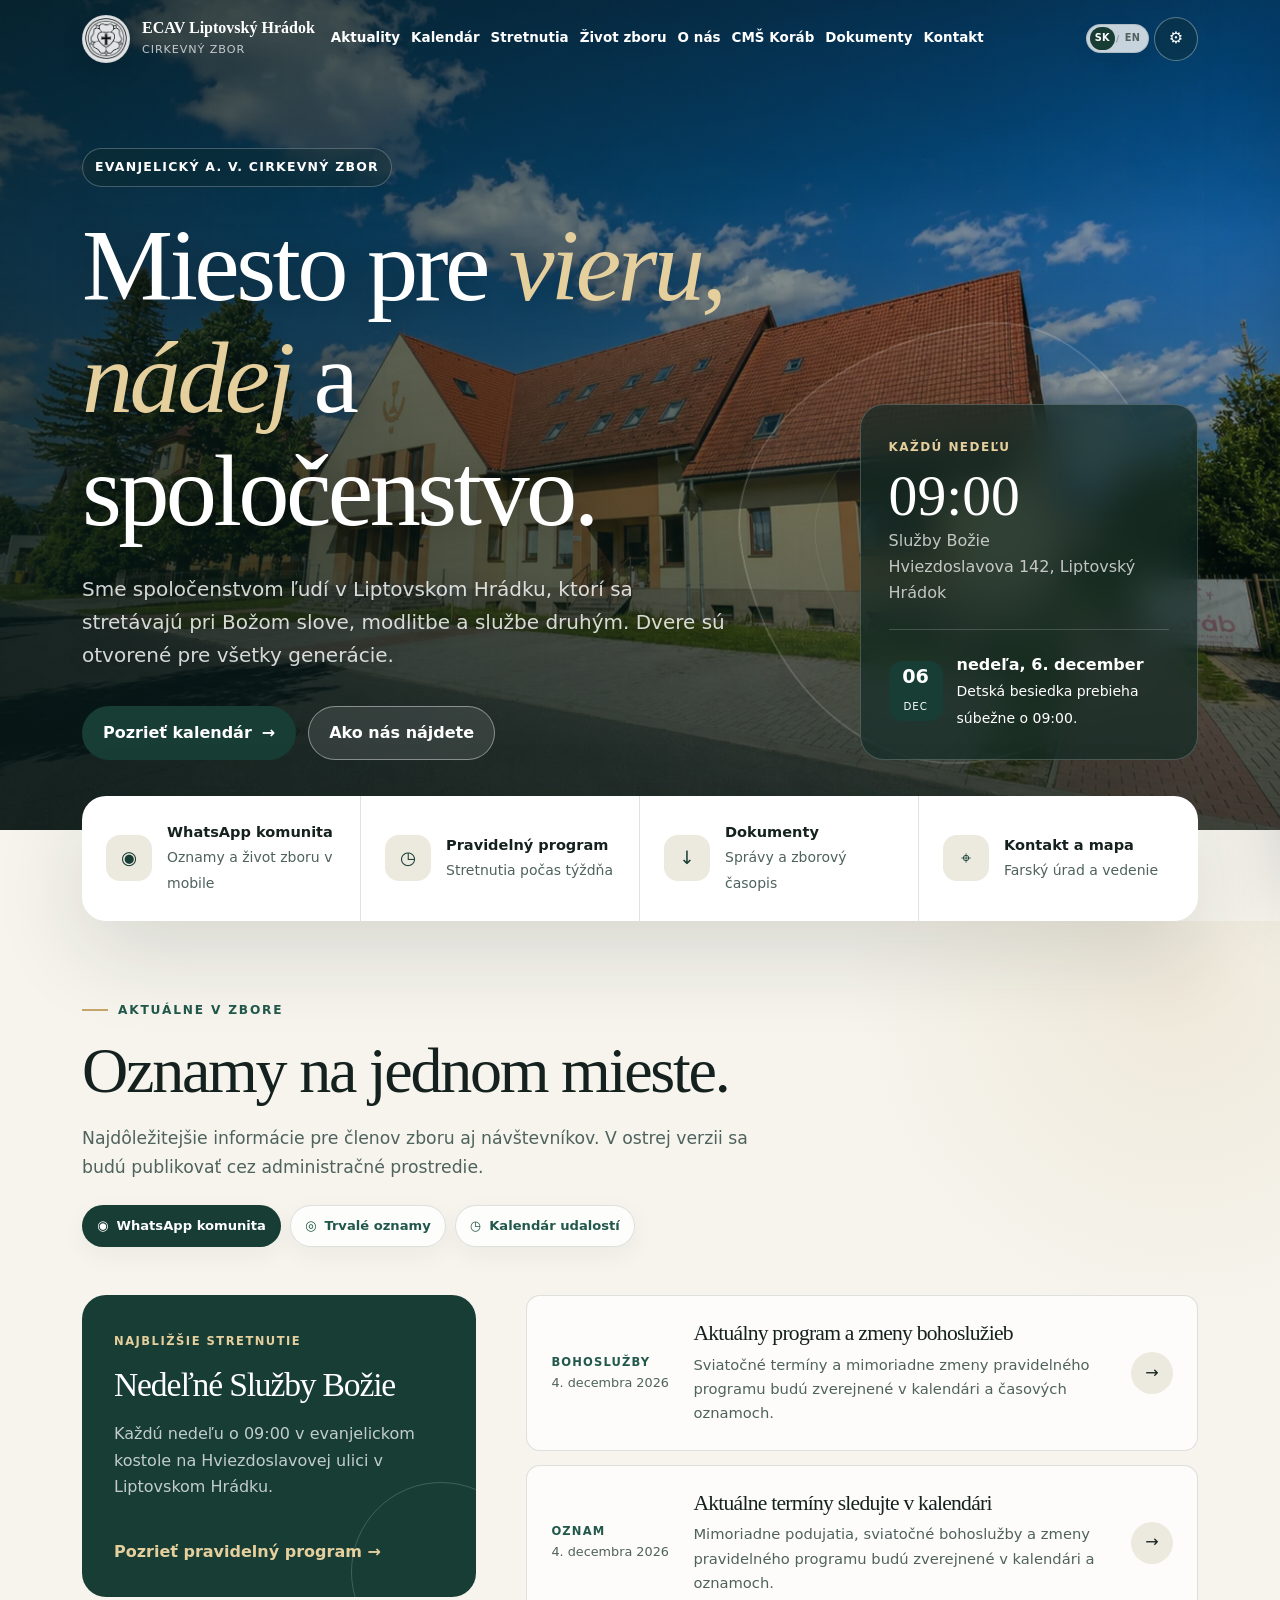
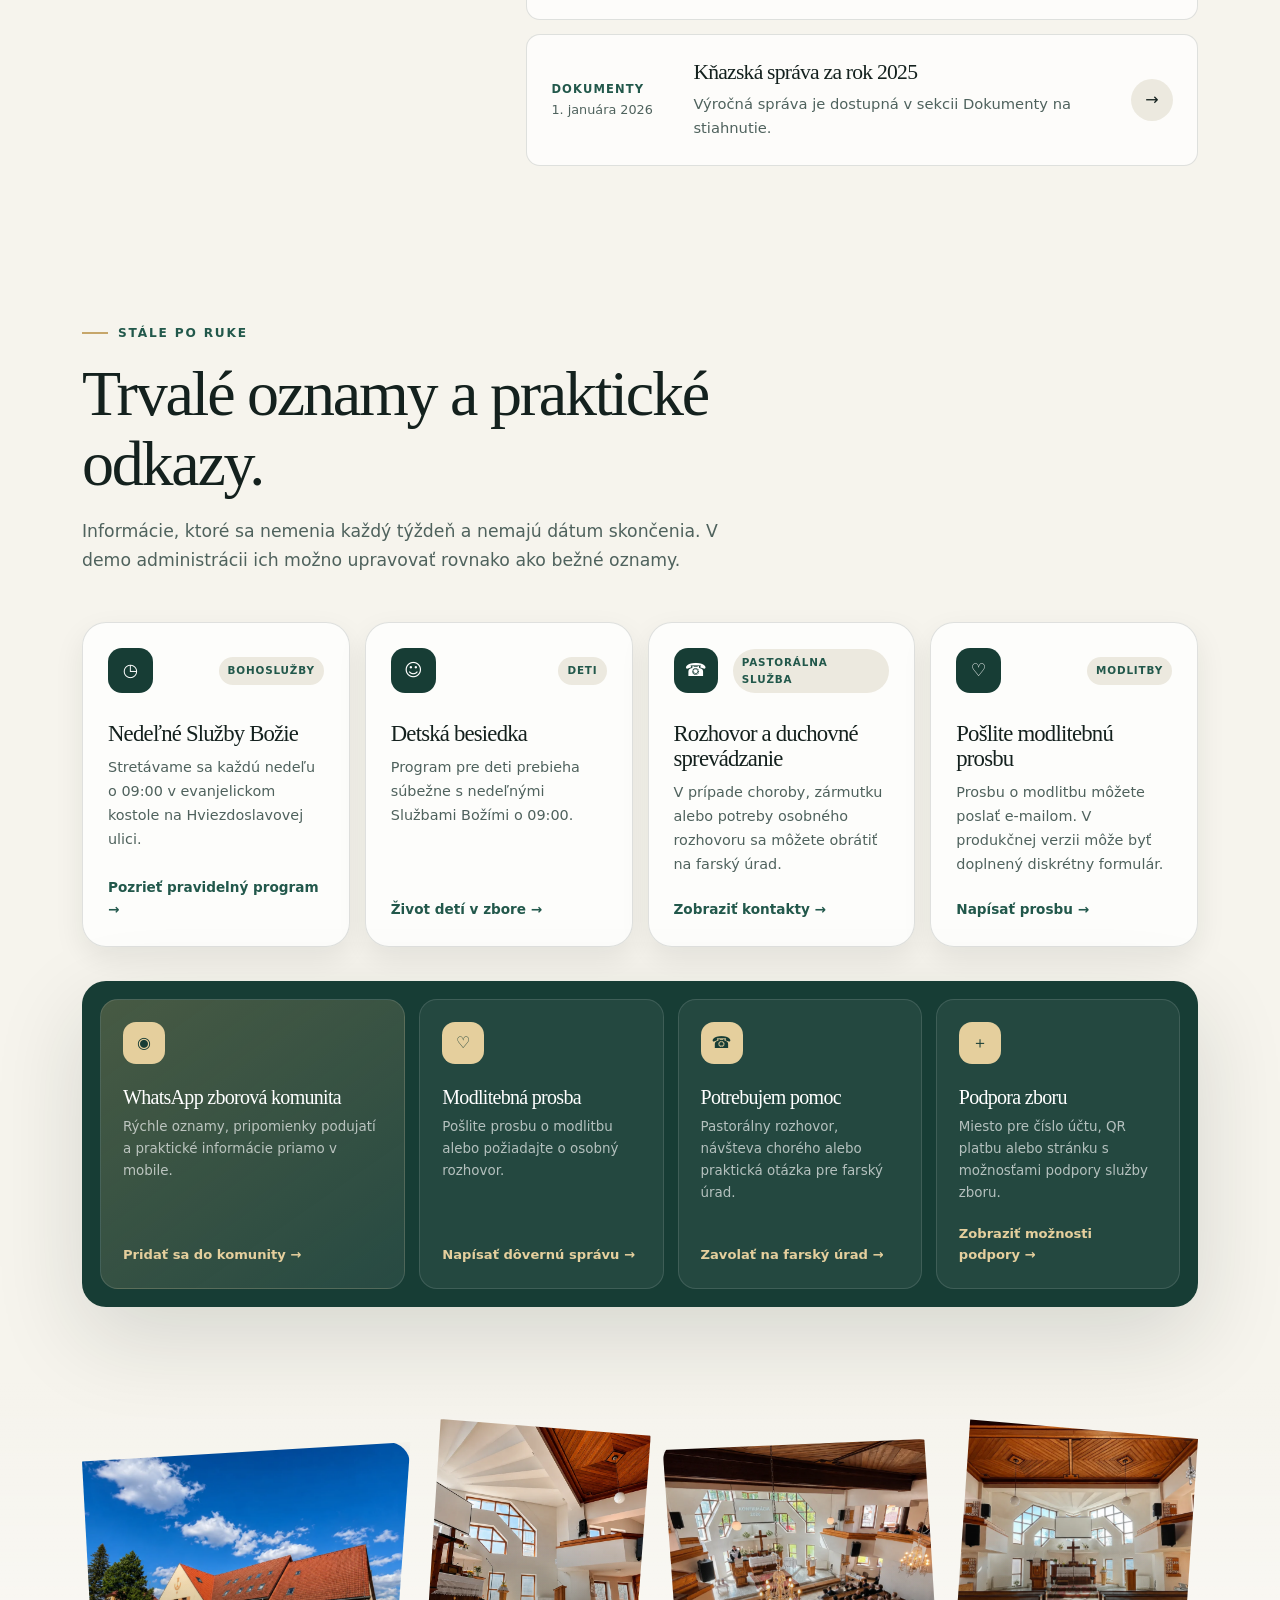
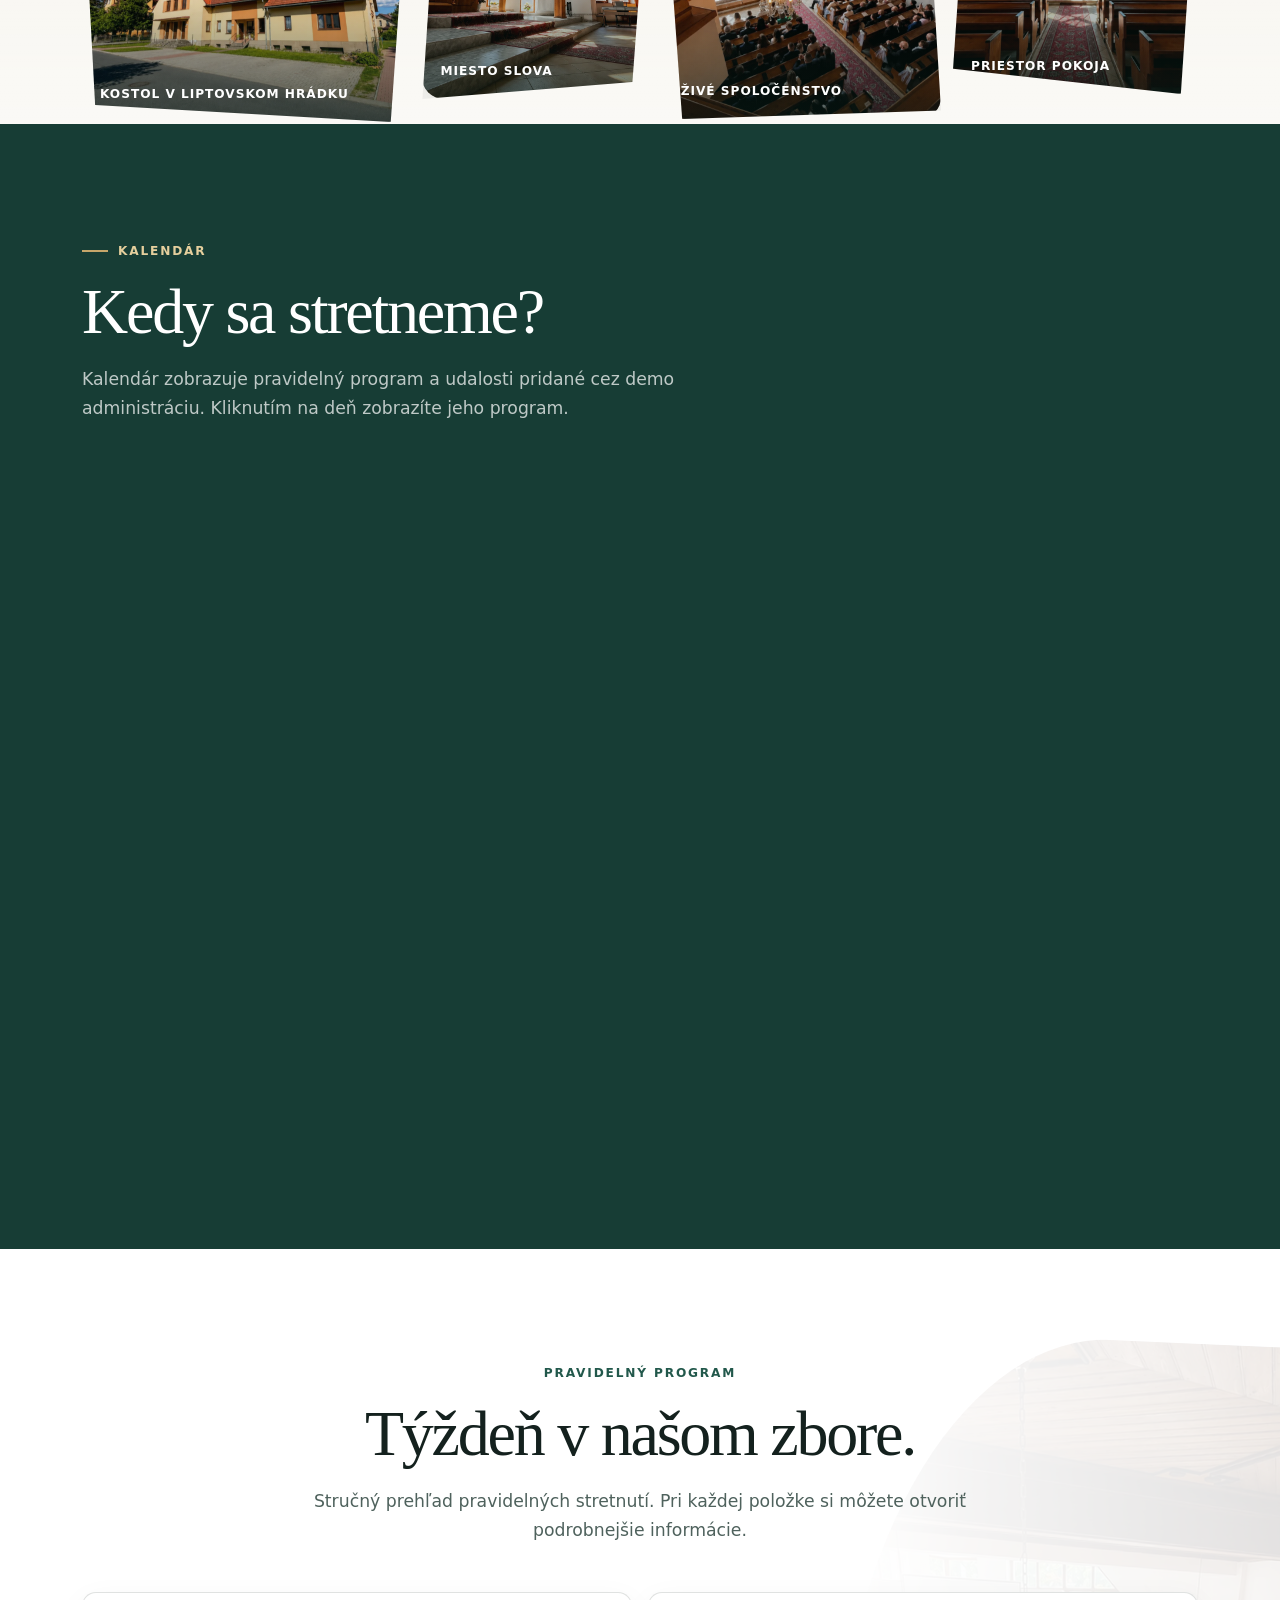
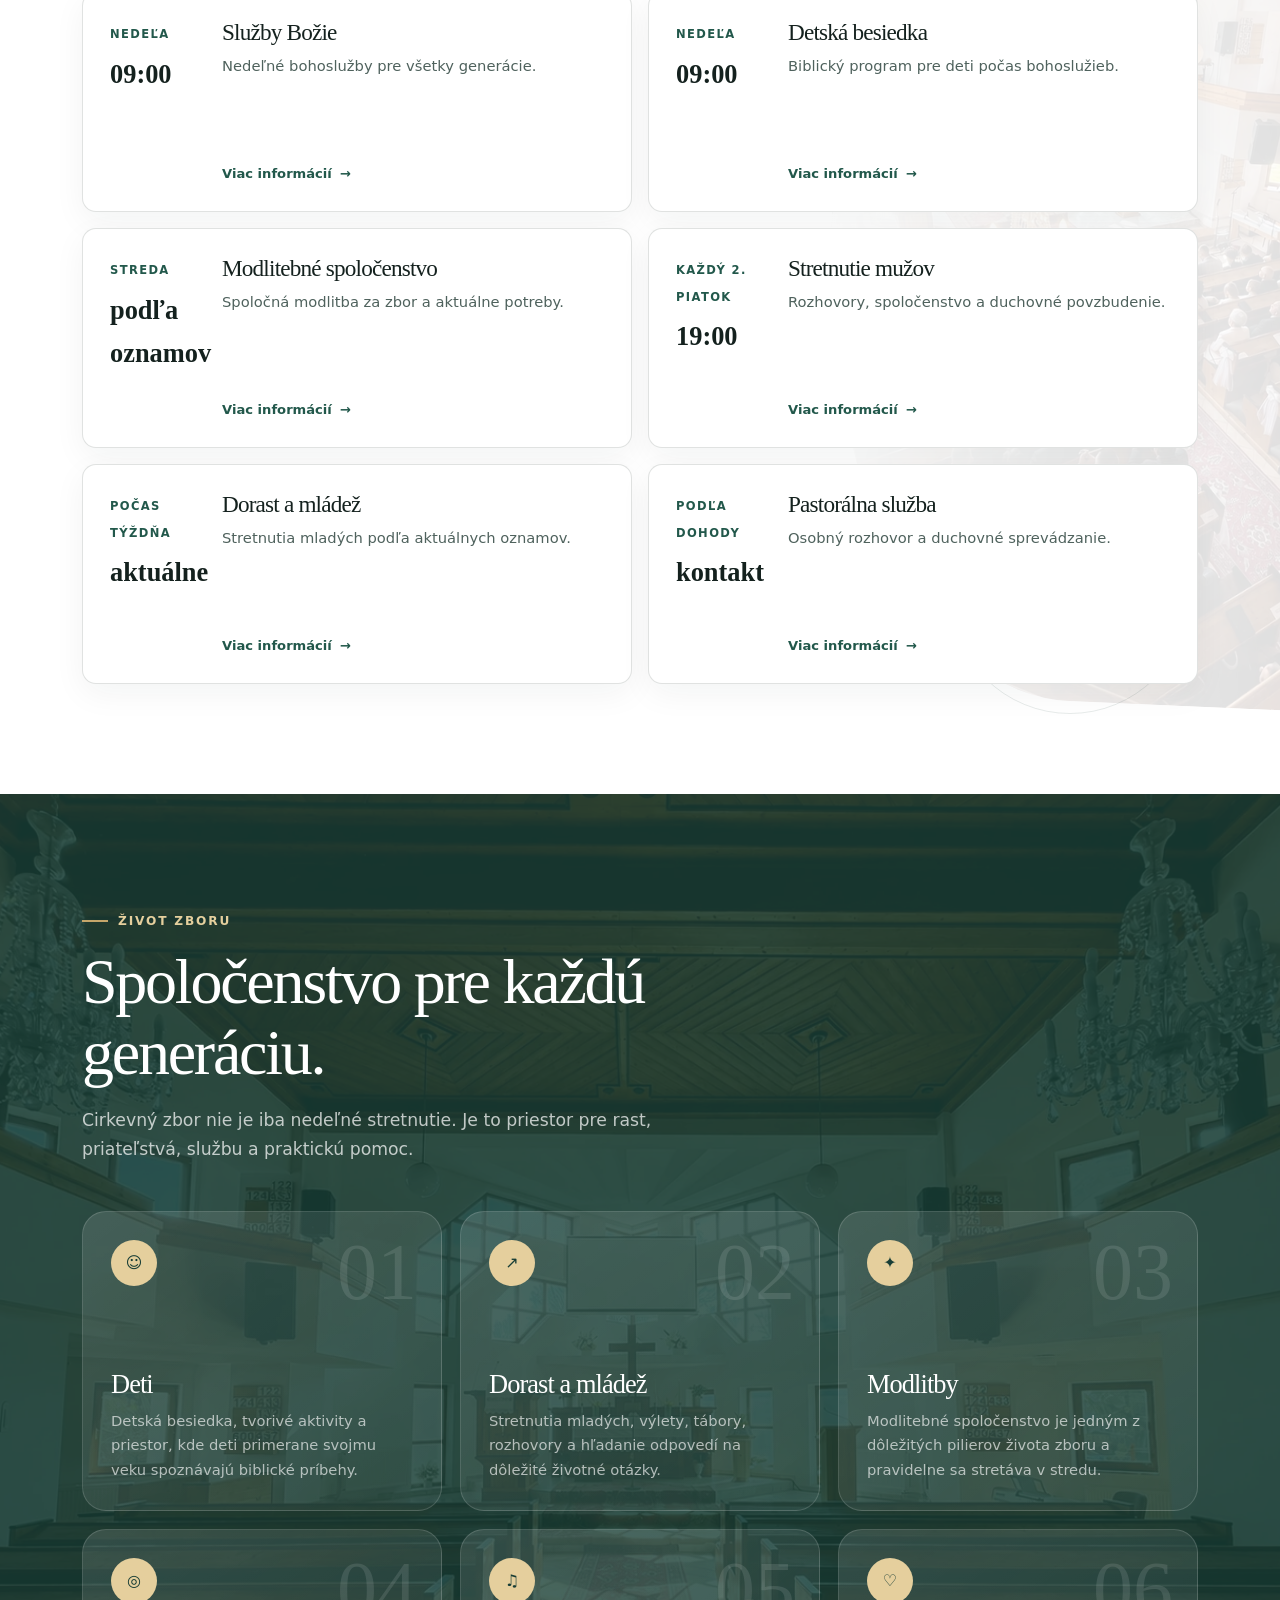
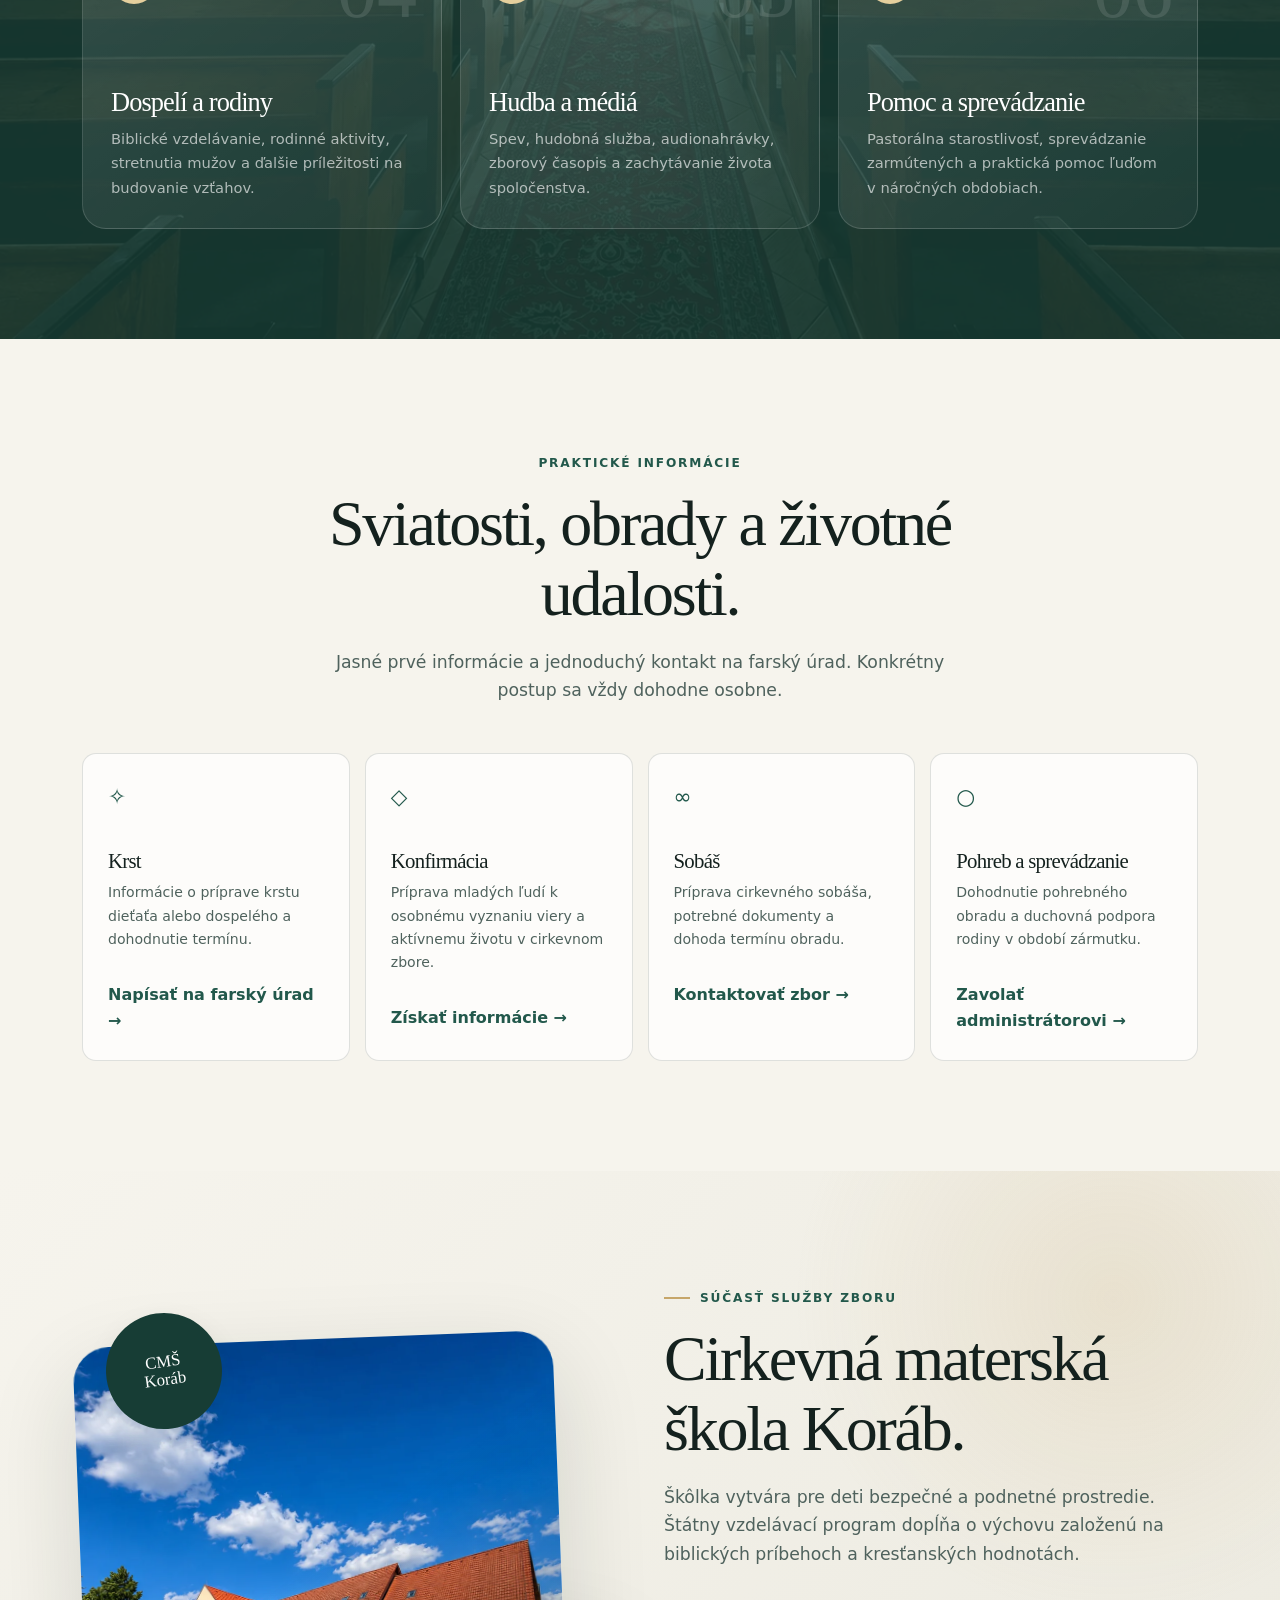
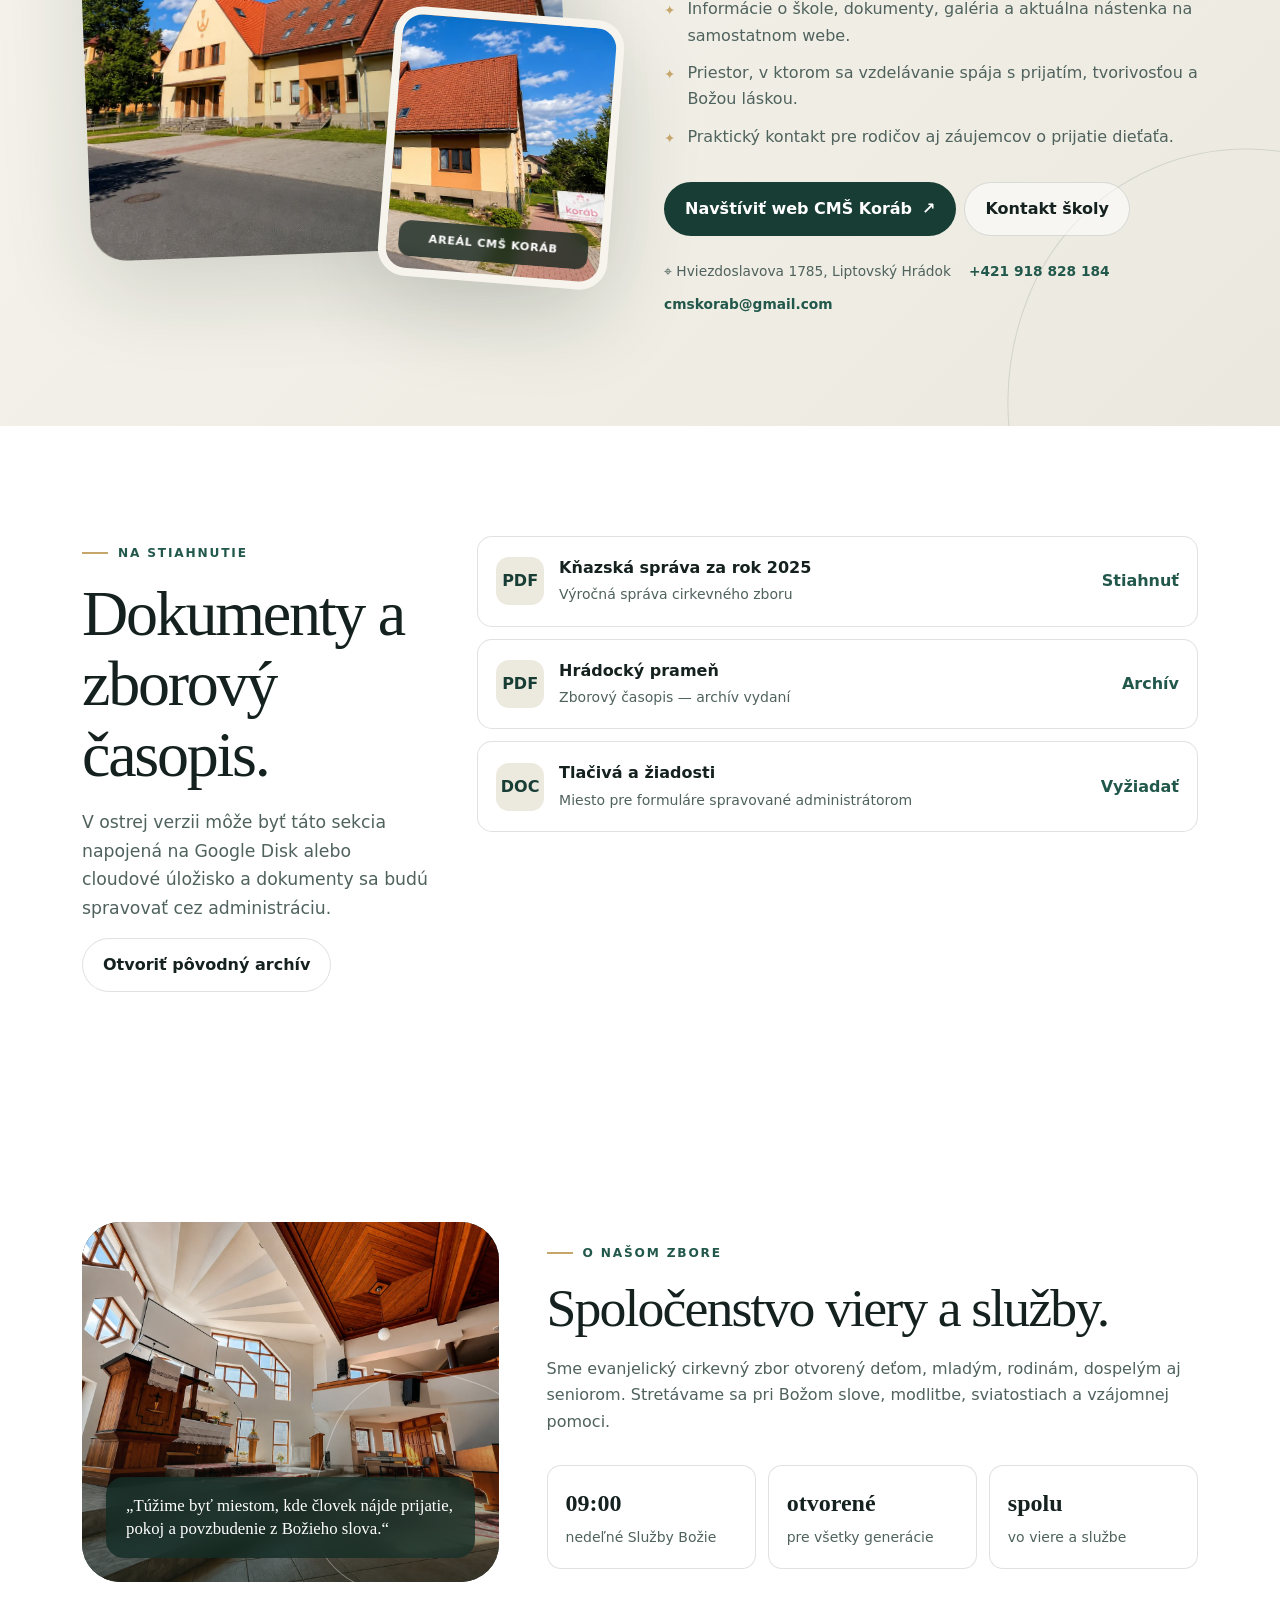
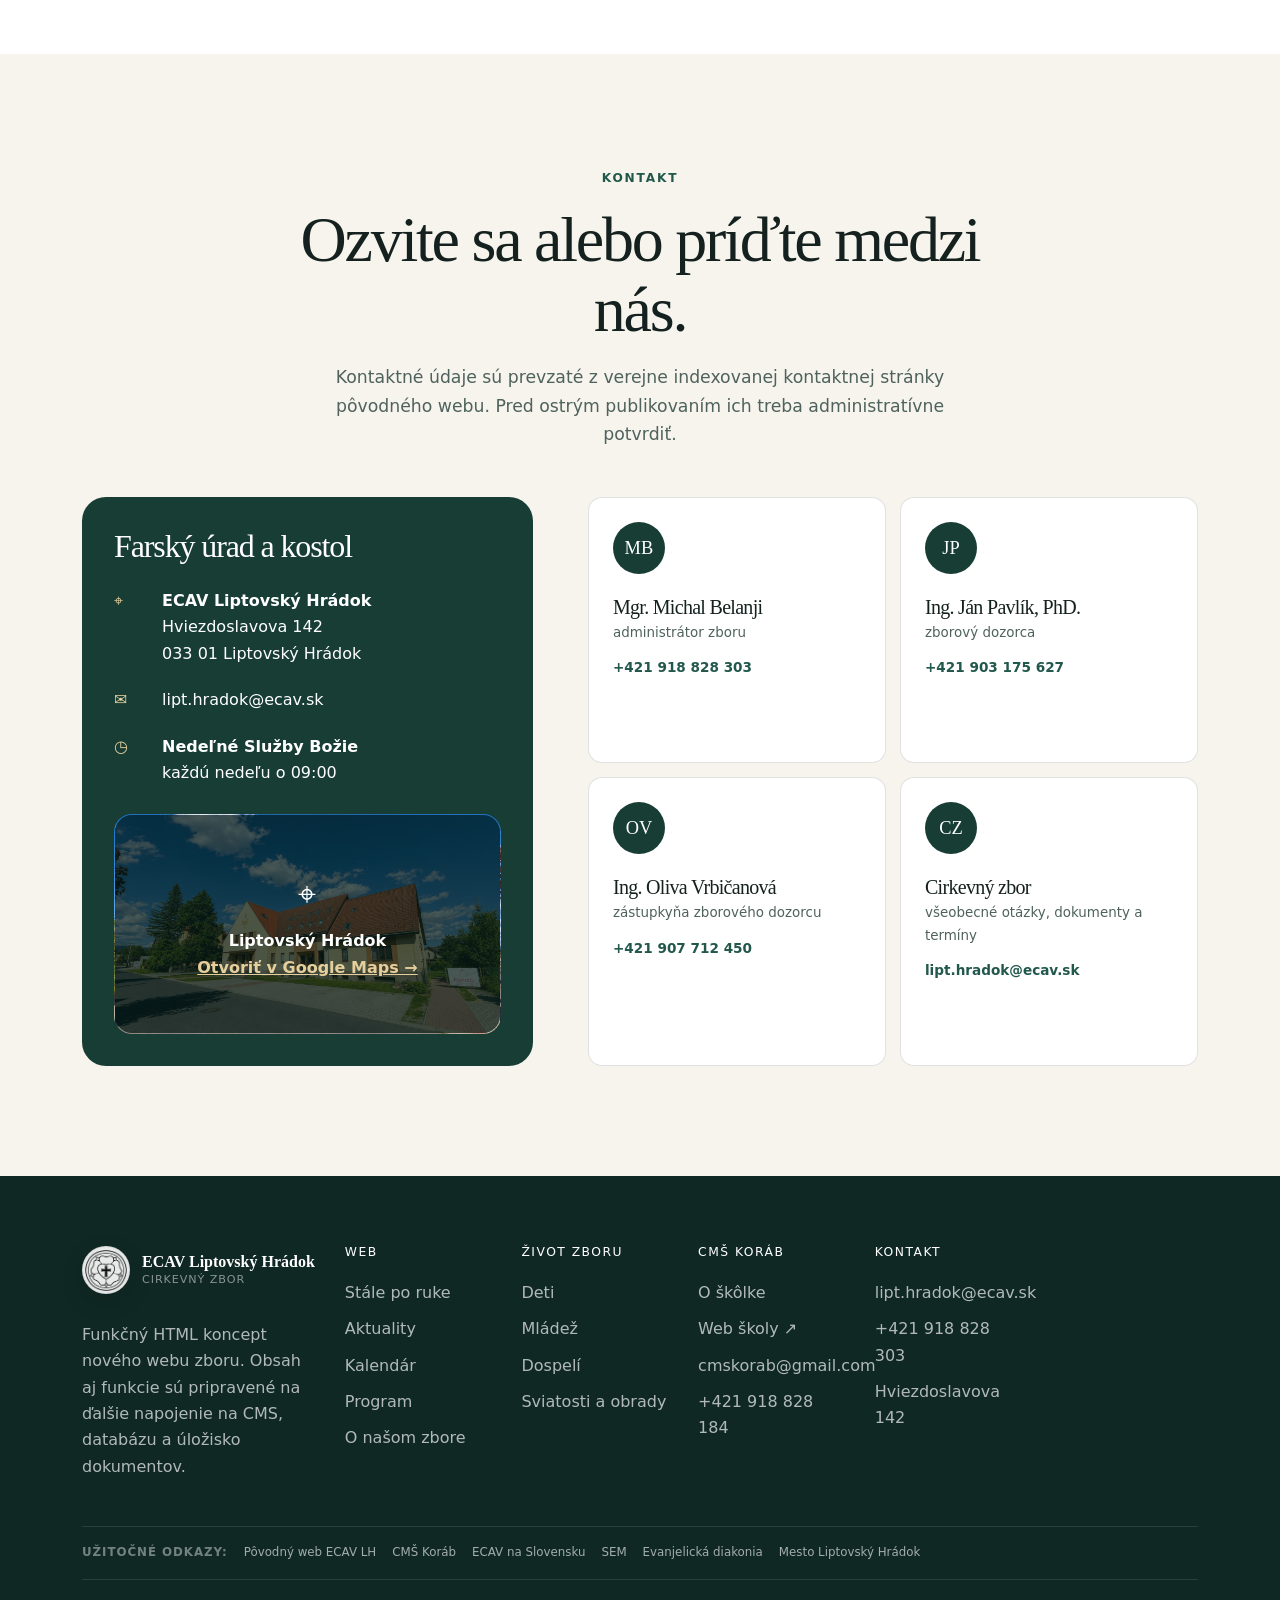
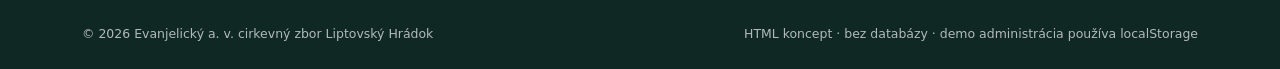
<file: index(17).html>
<!DOCTYPE html>

<html lang="sk">
<head>
<meta charset="utf-8"/>
<meta content="width=device-width, initial-scale=1" name="viewport"/>
<meta content="Dizajnový a funkčný HTML koncept webu Cirkevného zboru ECAV Liptovský Hrádok." name="description"/>
<meta content="#173d35" name="theme-color"/>
<title>ECAV Liptovský Hrádok | Spoločenstvo viery</title>
<!-- Bootstrap 5.3.8: grid, responsive navbar/collapse, carousel, meeting modal and utilities -->
<link crossorigin="anonymous" href="https://cdn.jsdelivr.net/npm/bootstrap@5.3.8/dist/css/bootstrap.min.css" integrity="sha384-sRIl4kxILFvY47J16cr9ZwB07vP4J8+LH7qKQnuqkuIAvNWLzeN8tE5YBujZqJLB" rel="stylesheet"/>
<!--
    ECAV LIPTOVSKÝ HRÁDOK — FUNKČNÝ HTML KONCEPT
    ------------------------------------------------
    Účel: dizajnový prototyp bez databázy, pripravený na odovzdanie realizačnej firme.
    Závislosti: Bootstrap 5.3.8 cez CDN; lokálne optimalizované fotografie v assets/images.
    Dáta: ukážkovo uložené v JavaScripte a localStorage pre demo administráciu.

    Verejné zdroje obsahu (overené 15. 7. 2026 cez indexované stránky pôvodného webu):
    - https://www.ecavlh.sk/
    - https://www.ecavlh.sk/aktualne
    - https://www.ecavlh.sk/kontakt
    - https://www.ecavlh.sk/deti
    - https://www.ecavlh.sk/dospeli
    - https://www.ecavlh.sk/dokumenty
    - https://www.ecavlh.sk/minulost
    - https://www.ecavlh.sk/obrady-a-suvisiace-sluzby

    DÔLEŽITÉ PRE REALIZAČNÚ FIRMU:
    1. Pred ostrým nasadením znova overiť osoby, telefónne čísla a pravidelné termíny.
    2. Nahradiť localStorage databázou/CMS a zaviesť reálne prihlasovanie.
    3. Dokumenty a mediálne súbory pripojiť k vybranému úložisku (Google Drive API / cloud storage).
    4. Doplniť GDPR dokumentáciu, cookies podľa reálne nasadených služieb a antispam formulárov.
    5. Bootstrap je použitý pre responzívnu navigáciu, carousel, modal a utility; vlastné CSS zachováva originálny vizuál.
    6. Trvalé oznamy sú oddelené od časových aktualít vlastnosťou `persistent`.
    7. WhatsApp a podpora zboru používajú centrálne odkazy v objekte SITE_CONFIG na konci súboru.
    8. Fotografie sú lokálne súbory vhodné pre GitHub Pages; neskôr ich možno nahradiť URL z CMS alebo Google Apps Script API.
    9. Sekcia CMŠ Koráb odkazuje na samostatný web školy a používa verejne uvedené kontaktné údaje.
   10. Externé odkazy sú zobrazené kompaktne v spodnej časti pätičky.
   11. Pohyb fotografií rešpektuje prefers-reduced-motion a neovplyvňuje obsah ani ovládanie stránky.
   12. Prepínač SK/EN používa klientský preklad statického rozhrania; budúci CMS má mať samostatné slovenské a anglické obsahové polia.
  -->
<style>


    /* Critical fallback for the first render if the Bootstrap CDN is temporarily unavailable. */
    .carousel-item { display: none; position: relative; width: 100%; }
    .carousel-item.active { display: block; }
    .collapse:not(.show) { display: none; }
    .position-relative { position: relative !important; }
    .visually-hidden { position: absolute !important; width: 1px !important; height: 1px !important; padding: 0 !important; margin: -1px !important; overflow: hidden !important; clip: rect(0,0,0,0) !important; white-space: nowrap !important; border: 0 !important; }
    .img-fluid { max-width: 100%; height: auto; }
    .mx-auto { margin-inline: auto !important; }
    @media (min-width: 1200px) { .navbar-expand-xl .navbar-collapse { display: flex !important; } }
    @media (min-width: 1200px) { .d-xl-inline-flex { display: inline-flex !important; } }


    /* =========================================================
       1. DESIGN TOKENS
       ========================================================= */
    :root {
      --ink: #14211e;
      --ink-soft: #4f625d;
      --paper: #f6f4ed;
      --paper-2: #ece9df;
      --surface: rgba(255, 255, 255, 0.84);
      --surface-solid: #ffffff;
      --forest: #173d35;
      --forest-2: #22584b;
      --sage: #9fb9a9;
      --gold: #c6a66a;
      --gold-2: #e5cf9d;
      --line: rgba(20, 33, 30, 0.13);
      --danger: #9e3d3d;
      --shadow-sm: 0 12px 30px rgba(20, 33, 30, 0.08);
      --shadow-lg: 0 30px 90px rgba(20, 33, 30, 0.14);
      --radius-sm: 14px;
      --radius-md: 24px;
      --radius-lg: 38px;
      --container: 1180px;
      --header-height: 78px;
      --ease: cubic-bezier(.22, 1, .36, 1);
    }

    *, *::before, *::after { box-sizing: border-box; }
    html { scroll-behavior: smooth; scroll-padding-top: calc(var(--header-height) + 20px); }
    body {
      margin: 0;
      color: var(--ink);
      background: var(--paper);
      font-family: Inter, ui-sans-serif, system-ui, -apple-system, BlinkMacSystemFont, "Segoe UI", sans-serif;
      line-height: 1.65;
      text-rendering: optimizeLegibility;
      overflow-x: hidden;
    }
    body.admin-open { overflow: hidden; }
    button, input, textarea, select { font: inherit; }
    button, a { -webkit-tap-highlight-color: transparent; }
    a { color: inherit; }
    img, svg { display: block; max-width: 100%; }
    h1, h2, h3, h4, p { margin-top: 0; }
    h1, h2, h3 {
      font-family: Georgia, "Times New Roman", serif;
      line-height: 1.1;
      letter-spacing: -0.035em;
    }
    p:last-child { margin-bottom: 0; }
    :focus-visible { outline: 3px solid var(--gold); outline-offset: 4px; }
    [hidden] { display: none !important; }

    .container { width: min(calc(100% - 40px), var(--container)); margin-inline: auto; }
    .section { padding: 110px 0; position: relative; }
    .section--compact { padding: 75px 0; }
    .section--white { background: var(--surface-solid); }
    .section--forest { color: #fff; background: var(--forest); }
    .eyebrow {
      display: inline-flex;
      align-items: center;
      gap: 10px;
      margin-bottom: 16px;
      color: var(--forest-2);
      font-size: .76rem;
      font-weight: 800;
      letter-spacing: .15em;
      text-transform: uppercase;
    }
    .eyebrow::before { content: ""; width: 26px; height: 2px; background: var(--gold); }
    .section--forest .eyebrow { color: var(--gold-2); }
    .section-heading { max-width: 720px; margin-bottom: 48px; }
    .section-heading--center { margin-inline: auto; text-align: center; }
    .section-heading--center .eyebrow::before { display: none; }
    .section-title { margin-bottom: 18px; font-size: clamp(2.25rem, 5vw, 4.5rem); }
    .section-lead { max-width: 670px; color: var(--ink-soft); font-size: 1.08rem; }
    .section-heading--center .section-lead { margin-inline: auto; }
    .section--forest .section-lead { color: rgba(255,255,255,.72); }

    .button {
      display: inline-flex;
      min-height: 50px;
      align-items: center;
      justify-content: center;
      gap: 10px;
      padding: 13px 20px;
      border: 1px solid transparent;
      border-radius: 999px;
      color: #fff;
      background: var(--forest);
      font-weight: 750;
      text-decoration: none;
      cursor: pointer;
      transition: transform .25s var(--ease), background .25s ease, box-shadow .25s ease;
    }
    .button:hover { transform: translateY(-2px); background: var(--forest-2); box-shadow: var(--shadow-sm); }
    .button--gold { color: var(--ink); background: var(--gold-2); }
    .button--gold:hover { background: #efdbaa; }
    .button--ghost { color: var(--ink); border-color: var(--line); background: rgba(255,255,255,.55); }
    .button--ghost:hover { background: #fff; }
    .button--small { min-height: 40px; padding: 9px 15px; font-size: .86rem; }
    .button--danger { background: var(--danger); }
    .icon-button {
      width: 44px;
      height: 44px;
      display: inline-grid;
      place-items: center;
      border: 1px solid var(--line);
      border-radius: 50%;
      color: var(--ink);
      background: rgba(255,255,255,.75);
      cursor: pointer;
      transition: .2s ease;
    }
    .icon-button:hover { background: #fff; transform: translateY(-1px); }

    /* =========================================================
       2. HEADER
       ========================================================= */
    .site-header {
      position: fixed;
      inset: 0 0 auto;
      z-index: 1000;
      height: var(--header-height);
      border-bottom: 1px solid transparent;
      transition: background .25s ease, border-color .25s ease, backdrop-filter .25s ease;
    }
    .site-header.is-scrolled,
    .site-header.menu-open {
      border-color: var(--line);
      background: rgba(246,244,237,.9);
      backdrop-filter: blur(18px);
    }
    .header-inner {
      height: 100%;
      display: grid;
      grid-template-columns: auto 1fr auto;
      align-items: center;
      gap: 30px;
    }
    .brand { display: inline-flex; align-items: center; gap: 12px; text-decoration: none; }
    .brand-mark {
      width: 42px;
      height: 42px;
      display: grid;
      place-items: center;
      border-radius: 50% 50% 46% 54% / 55% 46% 54% 45%;
      color: #fff;
      background: var(--forest);
      box-shadow: inset 0 0 0 1px rgba(255,255,255,.15);
      font-family: Georgia, serif;
      font-size: 1.35rem;
    }
    .brand-copy { line-height: 1.05; }
    .brand-copy strong { display: block; font-family: Georgia, serif; font-size: 1rem; }
    .brand-copy small { color: var(--ink-soft); font-size: .7rem; letter-spacing: .08em; text-transform: uppercase; }
    .main-nav { justify-self: center; }
    .main-nav ul { display: flex; align-items: center; gap: 18px; margin: 0; padding: 0; list-style: none; }
    .main-nav a {
      position: relative;
      padding: 10px 0 !important;
      color: inherit !important;
      font-size: .88rem;
      font-weight: 700;
      text-decoration: none;
    }
    .main-nav a::after {
      content: "";
      position: absolute;
      right: 0;
      bottom: 4px;
      left: 0;
      height: 2px;
      background: var(--gold);
      transform: scaleX(0);
      transform-origin: right;
      transition: transform .25s var(--ease);
    }
    .main-nav a:hover::after,
    .main-nav a.active::after { transform: scaleX(1); transform-origin: left; }
    .header-actions { display: flex; align-items: center; gap: 9px; }
    .menu-toggle { display: none; }

    /* =========================================================
       3. HERO — ABSTRAKTNÉ POZADIE BEZ OBRÁZKOV
       ========================================================= */
    .hero {
      min-height: 780px;
      display: grid;
      align-items: center;
      padding: calc(var(--header-height) + 70px) 0 70px;
      isolation: isolate;
      overflow: hidden;
      background:
        radial-gradient(circle at 18% 25%, rgba(229,207,157,.88), transparent 27%),
        radial-gradient(circle at 82% 17%, rgba(159,185,169,.68), transparent 27%),
        linear-gradient(135deg, #f8f2e5 0%, #e9eee6 50%, #f1e9dc 100%);
    }
    .hero[data-theme="dawn"] {
      background:
        radial-gradient(circle at 18% 25%, rgba(236,190,143,.78), transparent 29%),
        radial-gradient(circle at 82% 17%, rgba(179,193,180,.75), transparent 29%),
        linear-gradient(135deg, #fbf0df 0%, #e8eee9 50%, #eee2d3 100%);
    }
    .hero[data-theme="forest"] {
      color: #fff;
      background:
        radial-gradient(circle at 16% 30%, rgba(198,166,106,.38), transparent 28%),
        radial-gradient(circle at 84% 10%, rgba(110,153,132,.4), transparent 28%),
        linear-gradient(135deg, #0d2924 0%, #173d35 45%, #264f43 100%);
    }
    .hero::before,
    .hero::after {
      content: "";
      position: absolute;
      z-index: -1;
      border: 1px solid rgba(23,61,53,.14);
      border-radius: 50%;
      animation: float 12s ease-in-out infinite;
    }
    .hero::before { width: 560px; height: 560px; right: -170px; top: 120px; }
    .hero::after { width: 320px; height: 320px; left: -110px; bottom: 70px; animation-delay: -5s; }
    .hero-shape {
      position: absolute;
      z-index: -1;
      right: 8%;
      bottom: 8%;
      width: min(34vw, 460px);
      aspect-ratio: 1;
      border-radius: 62% 38% 53% 47% / 42% 55% 45% 58%;
      background: linear-gradient(145deg, rgba(255,255,255,.56), rgba(23,61,53,.1));
      box-shadow: inset 0 0 0 1px rgba(255,255,255,.45), var(--shadow-lg);
      transform: rotate(-8deg);
    }
    .hero-shape::before {
      content: "";
      position: absolute;
      inset: 17%;
      border: 1px solid rgba(23,61,53,.2);
      border-radius: inherit;
    }
    .hero-grid {
      display: grid;
      grid-template-columns: minmax(0, 1.15fr) minmax(330px, .55fr);
      align-items: end;
      gap: 70px;
    }
    .hero-copy { max-width: 780px; }
    .hero-kicker {
      display: inline-flex;
      align-items: center;
      gap: 12px;
      margin-bottom: 23px;
      padding: 8px 12px;
      border: 1px solid rgba(23,61,53,.13);
      border-radius: 999px;
      background: rgba(255,255,255,.45);
      font-size: .78rem;
      font-weight: 800;
      letter-spacing: .1em;
      text-transform: uppercase;
      backdrop-filter: blur(10px);
    }
    .hero[data-theme="forest"] .hero-kicker { border-color: rgba(255,255,255,.18); background: rgba(255,255,255,.08); }
    .hero-title { max-width: 850px; margin-bottom: 25px; font-size: clamp(3.4rem, 8vw, 7.5rem); }
    .hero-title em { color: var(--forest-2); font-weight: 400; }
    .hero[data-theme="forest"] .hero-title em { color: var(--gold-2); }
    .hero-text { max-width: 650px; margin-bottom: 34px; color: var(--ink-soft); font-size: clamp(1.05rem, 2vw, 1.25rem); }
    .hero[data-theme="forest"] .hero-text { color: rgba(255,255,255,.75); }
    .hero-actions { display: flex; flex-wrap: wrap; gap: 12px; }
    .service-card {
      position: relative;
      z-index: 2;
      padding: 28px;
      border: 1px solid rgba(255,255,255,.55);
      border-radius: var(--radius-md);
      background: rgba(255,255,255,.68);
      box-shadow: var(--shadow-lg);
      backdrop-filter: blur(18px);
    }
    .hero[data-theme="forest"] .service-card { border-color: rgba(255,255,255,.15); color: #fff; background: rgba(255,255,255,.08); }
    .service-card__label { color: var(--forest-2); font-size: .75rem; font-weight: 800; letter-spacing: .12em; text-transform: uppercase; }
    .hero[data-theme="forest"] .service-card__label { color: var(--gold-2); }
    .service-card__time { margin: 8px 0 3px; font-family: Georgia, serif; font-size: 3.6rem; line-height: 1; }
    .service-card__meta { color: var(--ink-soft); }
    .hero[data-theme="forest"] .service-card__meta { color: rgba(255,255,255,.7); }
    .service-card__divider { height: 1px; margin: 22px 0; background: var(--line); }
    .service-card__next { display: grid; grid-template-columns: 54px 1fr; gap: 14px; align-items: center; }
    .date-badge { display: grid; place-items: center; width: 54px; height: 60px; border-radius: 14px; color: #fff; background: var(--forest); }
    .date-badge strong { font-size: 1.2rem; line-height: 1; }
    .date-badge span { font-size: .64rem; letter-spacing: .09em; text-transform: uppercase; }

    /* =========================================================
       4. QUICK LINKS + ANNOUNCEMENTS
       ========================================================= */
    .quick-links { position: relative; z-index: 4; margin-top: -34px; }
    .quick-grid { display: grid; grid-template-columns: repeat(4, 1fr); border-radius: var(--radius-md); background: #fff; box-shadow: var(--shadow-lg); overflow: hidden; }
    .quick-link { width: 100%; display: grid; grid-template-columns: 46px 1fr; gap: 15px; align-items: center; padding: 24px; border: 0; border-right: 1px solid var(--line); color: inherit; background: transparent; font: inherit; text-align: left; text-decoration: none; cursor: pointer; transition: background .2s ease; }
    .quick-link:last-child { border-right: 0; }
    .quick-link:hover { background: #faf8f2; }
    .quick-icon { display: grid; place-items: center; width: 46px; height: 46px; border-radius: 14px; color: var(--forest); background: var(--paper-2); font-size: 1.15rem; }
    .quick-link strong { display: block; font-size: .91rem; }
    .quick-link small { color: var(--ink-soft); }

    .announcements-layout { display: grid; grid-template-columns: .74fr 1.26fr; gap: 50px; align-items: start; }
    .featured-note {
      position: sticky;
      top: calc(var(--header-height) + 30px);
      padding: 32px;
      border-radius: var(--radius-md);
      color: #fff;
      background: var(--forest);
      overflow: hidden;
    }
    .featured-note::after { content: ""; position: absolute; width: 180px; height: 180px; right: -55px; bottom: -65px; border: 1px solid rgba(255,255,255,.18); border-radius: 50%; }
    .featured-note__tag { color: var(--gold-2); font-size: .72rem; font-weight: 800; letter-spacing: .13em; text-transform: uppercase; }
    .featured-note h3 { margin: 13px 0 18px; font-size: 2.1rem; }
    .featured-note p { color: rgba(255,255,255,.74); }
    .featured-note a { display: inline-flex; margin-top: 22px; color: var(--gold-2); font-weight: 800; text-decoration: none; }
    .announcement-list { display: grid; gap: 14px; }
    .announcement-card {
      display: grid;
      grid-template-columns: 120px 1fr auto;
      gap: 22px;
      align-items: center;
      padding: 24px;
      border: 1px solid var(--line);
      border-radius: var(--radius-sm);
      background: rgba(255,255,255,.72);
      transition: transform .2s var(--ease), box-shadow .2s ease;
    }
    .announcement-card:hover { transform: translateY(-2px); box-shadow: var(--shadow-sm); }
    .announcement-card__category { color: var(--forest-2); font-size: .72rem; font-weight: 850; letter-spacing: .1em; text-transform: uppercase; }
    .announcement-card h3 { margin: 2px 0 7px; font-size: 1.35rem; }
    .announcement-card p { margin-bottom: 0; color: var(--ink-soft); font-size: .92rem; }
    .announcement-card__date { color: var(--ink-soft); font-size: .8rem; }
    .arrow-link { display: inline-grid; place-items: center; width: 42px; height: 42px; border-radius: 50%; background: var(--paper-2); text-decoration: none; }
    .empty-state { padding: 28px; border: 1px dashed var(--line); border-radius: var(--radius-sm); color: var(--ink-soft); text-align: center; }

    /* Trvalé oznamy nie sú viazané na dátum a zostávajú stále po ruke. */
    .permanent-section { padding-top: 78px; }
    .permanent-grid { display: grid; grid-template-columns: repeat(4, 1fr); gap: 15px; }
    .permanent-card {
      min-height: 245px;
      display: flex;
      flex-direction: column;
      padding: 25px;
      border: 1px solid var(--line);
      border-radius: var(--radius-md);
      background: rgba(255,255,255,.78);
      box-shadow: var(--shadow-sm);
      transition: transform .22s var(--ease), border-color .22s ease, box-shadow .22s ease;
    }
    .permanent-card:hover { transform: translateY(-3px); border-color: rgba(23,61,53,.28); box-shadow: var(--shadow-lg); }
    .permanent-card__top { display: flex; align-items: center; justify-content: space-between; gap: 15px; margin-bottom: 28px; }
    .permanent-card__icon { width: 45px; height: 45px; display: grid; place-items: center; border-radius: 14px; color: #fff; background: var(--forest); font-size: 1.1rem; }
    .permanent-card__badge { padding: 5px 9px; border-radius: 999px; color: var(--forest-2); background: var(--paper-2); font-size: .65rem; font-weight: 850; letter-spacing: .08em; text-transform: uppercase; }
    .permanent-card h3 { margin-bottom: 10px; font-size: 1.42rem; }
    .permanent-card p { margin-bottom: 22px; color: var(--ink-soft); font-size: .9rem; }
    .permanent-card a { margin-top: auto; color: var(--forest-2); font-size: .85rem; font-weight: 850; text-decoration: none; }

    .community-tools {
      display: grid;
      grid-template-columns: 1.25fr repeat(3, 1fr);
      gap: 14px;
      margin-top: 34px;
      padding: 18px;
      border-radius: var(--radius-md);
      color: #fff;
      background: var(--forest);
      box-shadow: var(--shadow-lg);
    }
    .community-tool {
      min-height: 178px;
      display: flex;
      flex-direction: column;
      align-items: flex-start;
      padding: 22px;
      border: 1px solid rgba(255,255,255,.12);
      border-radius: 18px;
      background: rgba(255,255,255,.06);
    }
    .community-tool--primary { background: linear-gradient(145deg, rgba(198,166,106,.28), rgba(255,255,255,.07)); }
    .community-tool__icon { display: grid; place-items: center; width: 42px; height: 42px; margin-bottom: 22px; border-radius: 13px; color: var(--forest); background: var(--gold-2); }
    .community-tool h3 { margin-bottom: 8px; font-size: 1.25rem; }
    .community-tool p { margin-bottom: 18px; color: rgba(255,255,255,.66); font-size: .84rem; }
    .community-tool a,
    .community-tool button { margin-top: auto; padding: 0; border: 0; color: var(--gold-2); background: transparent; font-size: .82rem; font-weight: 850; text-align: left; text-decoration: none; cursor: pointer; }
    .community-tool button:hover,
    .community-tool a:hover { color: #fff; }

    .checkbox-row { display: flex; align-items: flex-start; gap: 10px; padding: 12px; border: 1px solid var(--line); border-radius: 10px; background: #fff; }
    .checkbox-row input { width: 18px; height: 18px; margin-top: 2px; accent-color: var(--forest); }
    .checkbox-row span { color: var(--ink-soft); font-size: .8rem; }
    .checkbox-row strong { display: block; color: var(--ink); font-size: .82rem; }

    /* =========================================================
       5. CALENDAR
       ========================================================= */
    .calendar-shell { display: grid; grid-template-columns: minmax(0, 1.25fr) minmax(300px, .75fr); overflow: hidden; border: 1px solid rgba(255,255,255,.12); border-radius: var(--radius-lg); background: rgba(255,255,255,.06); box-shadow: 0 30px 70px rgba(0,0,0,.14); }
    .calendar-main { padding: 34px; border-right: 1px solid rgba(255,255,255,.12); }
    .calendar-toolbar { display: flex; align-items: center; justify-content: space-between; gap: 18px; margin-bottom: 24px; }
    .calendar-title { margin: 0; font-size: 2rem; }
    .calendar-controls { display: flex; gap: 8px; }
    .calendar-controls .icon-button { color: #fff; border-color: rgba(255,255,255,.18); background: rgba(255,255,255,.08); }
    .calendar-weekdays,
    .calendar-grid { display: grid; grid-template-columns: repeat(7, 1fr); }
    .calendar-weekdays span { padding: 10px; color: rgba(255,255,255,.48); font-size: .7rem; font-weight: 850; letter-spacing: .08em; text-align: center; text-transform: uppercase; }
    .calendar-day {
      min-height: 82px;
      position: relative;
      padding: 10px;
      border-top: 1px solid rgba(255,255,255,.1);
      border-right: 1px solid rgba(255,255,255,.1);
      color: #fff;
      background: transparent;
      cursor: pointer;
      transition: background .2s ease;
    }
    .calendar-day:nth-child(7n) { border-right: 0; }
    .calendar-day:hover { background: rgba(255,255,255,.07); }
    .calendar-day.is-outside { color: rgba(255,255,255,.24); }
    .calendar-day.is-today { box-shadow: inset 0 0 0 2px var(--gold); }
    .calendar-day.is-selected { background: rgba(198,166,106,.18); }
    .calendar-day__number { font-weight: 750; }
    .calendar-day__dots { display: flex; flex-wrap: wrap; gap: 4px; margin-top: 12px; }
    .calendar-dot { width: 6px; height: 6px; border-radius: 50%; background: var(--gold-2); }
    .calendar-dot--custom { background: #b7d9cb; }
    .events-panel { padding: 34px; background: rgba(0,0,0,.08); }
    .events-panel h3 { margin-bottom: 7px; font-size: 1.75rem; }
    .events-panel__subtitle { margin-bottom: 24px; color: rgba(255,255,255,.58); }
    .event-feed { display: grid; gap: 13px; max-height: 510px; overflow: auto; padding-right: 5px; }
    .event-card { padding: 18px; border: 1px solid rgba(255,255,255,.11); border-radius: 16px; background: rgba(255,255,255,.07); }
    .event-card__top { display: flex; align-items: center; justify-content: space-between; gap: 12px; margin-bottom: 8px; }
    .event-card__date { color: var(--gold-2); font-size: .72rem; font-weight: 850; letter-spacing: .09em; text-transform: uppercase; }
    .event-card__type { padding: 3px 7px; border-radius: 999px; color: rgba(255,255,255,.7); background: rgba(255,255,255,.09); font-size: .66rem; }
    .event-card h4 { margin-bottom: 5px; font-size: 1rem; }
    .event-card p { color: rgba(255,255,255,.58); font-size: .84rem; }

    /* =========================================================
       6. WEEKLY PROGRAM + LIFE
       ========================================================= */
    .program-grid { display: grid; grid-template-columns: repeat(2, 1fr); gap: 16px; }
    .program-item {
      display: grid;
      grid-template-columns: 90px 1fr;
      gap: 22px;
      padding: 27px;
      border: 1px solid var(--line);
      border-radius: var(--radius-sm);
      background: #fff;
    }
    .program-day { color: var(--forest-2); font-size: .72rem; font-weight: 850; letter-spacing: .12em; text-transform: uppercase; }
    .program-time { display: block; margin-top: 6px; font-family: Georgia, serif; font-size: 1.65rem; }
    .program-item h3 { margin-bottom: 8px; font-size: 1.45rem; }
    .program-item p { color: var(--ink-soft); font-size: .92rem; }
    .program-note { margin-top: 20px; color: var(--ink-soft); font-size: .83rem; }

    .life-grid { display: grid; grid-template-columns: repeat(3, 1fr); gap: 18px; }
    .life-card {
      min-height: 300px;
      display: flex;
      flex-direction: column;
      justify-content: flex-end;
      position: relative;
      padding: 28px;
      border: 1px solid rgba(255,255,255,.15);
      border-radius: var(--radius-md);
      background: linear-gradient(145deg, rgba(255,255,255,.12), rgba(255,255,255,.04));
      overflow: hidden;
    }
    .life-card::before { content: attr(data-number); position: absolute; top: 20px; right: 24px; color: rgba(255,255,255,.11); font-family: Georgia, serif; font-size: 5rem; line-height: 1; }
    .life-card__icon { width: 46px; height: 46px; display: grid; place-items: center; margin-bottom: auto; border-radius: 50%; color: var(--forest); background: var(--gold-2); }
    .life-card h3 { margin: 30px 0 10px; font-size: 1.65rem; }
    .life-card p { color: rgba(255,255,255,.64); font-size: .92rem; }

    /* =========================================================
       7. PRACTICAL, DOCUMENTS, GALLERY, ABOUT, CONTACT
       ========================================================= */
    .practical-grid { display: grid; grid-template-columns: repeat(4, 1fr); gap: 15px; }
    .practical-card { padding: 25px; border: 1px solid var(--line); border-radius: var(--radius-sm); background: rgba(255,255,255,.72); }
    .practical-card__icon { margin-bottom: 35px; color: var(--forest-2); font-size: 1.35rem; }
    .practical-card h3 { margin-bottom: 9px; font-size: 1.3rem; }
    .practical-card p { color: var(--ink-soft); font-size: .88rem; }
    .practical-card a { display: inline-flex; margin-top: 15px; color: var(--forest-2); font-weight: 800; text-decoration: none; }

    .documents-shell { display: grid; grid-template-columns: .65fr 1.35fr; gap: 48px; align-items: start; }
    .document-list { display: grid; gap: 12px; }
    .document-item { display: grid; grid-template-columns: 48px 1fr auto; gap: 15px; align-items: center; padding: 18px; border: 1px solid var(--line); border-radius: 15px; background: #fff; }
    .document-icon { width: 48px; height: 48px; display: grid; place-items: center; border-radius: 13px; color: var(--forest); background: var(--paper-2); font-weight: 850; }
    .document-item strong { display: block; }
    .document-item small { color: var(--ink-soft); }
    .document-item a { color: var(--forest-2); font-weight: 800; text-decoration: none; }

    .gallery-grid { display: grid; grid-template-columns: 1.15fr .85fr .85fr; grid-auto-rows: 210px; gap: 14px; }
    .gallery-card { position: relative; border-radius: 20px; overflow: hidden; background: var(--paper-2); }
    .gallery-card:first-child { grid-row: span 2; }
    .gallery-art { position: absolute; inset: 0; overflow: hidden; background: linear-gradient(135deg, #d8c29b, #9fb9a9); }
    .gallery-art::before,
    .gallery-art::after { content: ""; position: absolute; border-radius: 50%; filter: blur(1px); }
    .gallery-art::before { width: 70%; aspect-ratio: 1; left: -20%; top: 18%; background: rgba(255,255,255,.38); }
    .gallery-art::after { width: 60%; aspect-ratio: 1; right: -16%; top: -18%; border: 1px solid rgba(23,61,53,.3); }
    .gallery-card:nth-child(2) .gallery-art { background: linear-gradient(135deg, #9cae9e, #e4d0ab); }
    .gallery-card:nth-child(3) .gallery-art { background: linear-gradient(135deg, #263f39, #bfa471); }
    .gallery-card:nth-child(4) .gallery-art { background: linear-gradient(135deg, #e8ded0, #8ca695); }
    .gallery-overlay { position: absolute; inset: auto 0 0; padding: 48px 20px 18px; color: #fff; background: linear-gradient(transparent, rgba(0,0,0,.62)); }
    .gallery-overlay strong { display: block; }
    .gallery-overlay small { color: rgba(255,255,255,.7); }

    .about-grid { display: grid; grid-template-columns: 1fr 1fr; gap: 70px; align-items: center; }
    .about-art { min-height: 520px; position: relative; border-radius: var(--radius-lg); background: linear-gradient(145deg, #d7c7a8, #9bb3a4 52%, #315448); overflow: hidden; }
    .about-art::before { content: ""; position: absolute; width: 70%; aspect-ratio: 1; left: -20%; top: 10%; border-radius: 50%; background: rgba(255,255,255,.22); }
    .about-art::after { content: ""; position: absolute; width: 55%; aspect-ratio: 1; right: -12%; bottom: -6%; border: 1px solid rgba(255,255,255,.34); border-radius: 48% 52% 60% 40%; transform: rotate(18deg); }
    .about-quote { position: absolute; right: 24px; bottom: 24px; left: 24px; padding: 25px; border-radius: 18px; color: #fff; background: rgba(15,42,36,.74); backdrop-filter: blur(14px); }
    .about-quote p { font-family: Georgia, serif; font-size: 1.35rem; line-height: 1.35; }
    .about-copy p { color: var(--ink-soft); }
    .about-stats { display: grid; grid-template-columns: repeat(3, 1fr); gap: 12px; margin-top: 30px; }
    .about-stat { padding: 18px; border: 1px solid var(--line); border-radius: 14px; background: #fff; }
    .about-stat strong { display: block; font-family: Georgia, serif; font-size: 1.5rem; }
    .about-stat small { color: var(--ink-soft); }

    .contact-grid { display: grid; grid-template-columns: .85fr 1.15fr; gap: 55px; }
    .contact-card { padding: 32px; border-radius: var(--radius-md); color: #fff; background: var(--forest); }
    .contact-card h3 { margin-bottom: 24px; font-size: 2rem; }
    .contact-row { display: grid; grid-template-columns: 34px 1fr; gap: 14px; margin-top: 20px; }
    .contact-row span:first-child { color: var(--gold-2); }
    .contact-row a { color: #fff; text-decoration: none; }
    .contact-map {
      min-height: 220px;
      display: grid;
      place-items: center;
      margin-top: 28px;
      border: 1px solid rgba(255,255,255,.13);
      border-radius: 18px;
      background:
        linear-gradient(30deg, transparent 48%, rgba(255,255,255,.08) 49%, rgba(255,255,255,.08) 51%, transparent 52%) 0 0 / 50px 50px,
        linear-gradient(-30deg, transparent 48%, rgba(255,255,255,.06) 49%, rgba(255,255,255,.06) 51%, transparent 52%) 0 0 / 50px 50px,
        rgba(255,255,255,.04);
      text-align: center;
    }
    .contact-map a { color: var(--gold-2); font-weight: 800; }
    .team-grid { display: grid; grid-template-columns: repeat(2, 1fr); gap: 14px; }
    .team-card { padding: 24px; border: 1px solid var(--line); border-radius: var(--radius-sm); background: #fff; }
    .team-avatar { width: 52px; height: 52px; display: grid; place-items: center; margin-bottom: 22px; border-radius: 50%; color: #fff; background: var(--forest); font-family: Georgia, serif; font-size: 1.15rem; }
    .team-card h3 { margin-bottom: 4px; font-size: 1.25rem; }
    .team-card p { margin-bottom: 12px; color: var(--ink-soft); font-size: .84rem; }
    .team-card a { display: block; color: var(--forest-2); font-size: .85rem; font-weight: 750; text-decoration: none; }

    /* =========================================================
       8. FOOTER
       ========================================================= */
    .site-footer { padding: 70px 0 25px; color: rgba(255,255,255,.68); background: #0f2823; }
    .footer-grid { display: grid; grid-template-columns: 1.2fr repeat(4, minmax(0, .8fr)); gap: 45px; }
    .footer-brand .brand { color: #fff; }
    .footer-brand .brand-copy small { color: rgba(255,255,255,.5); }
    .footer-brand p { max-width: 340px; margin-top: 22px; }
    .footer-col h3 { margin-bottom: 20px; color: #fff; font-family: inherit; font-size: .77rem; letter-spacing: .12em; text-transform: uppercase; }
    .footer-col a { display: block; margin: 10px 0; color: rgba(255,255,255,.68); text-decoration: none; }
    .footer-col a:hover { color: var(--gold-2); }
    .footer-bottom { display: flex; justify-content: space-between; gap: 20px; margin-top: 55px; padding-top: 24px; border-top: 1px solid rgba(255,255,255,.1); font-size: .78rem; }

    /* =========================================================
       9. DEMO ADMIN PANEL
       ========================================================= */
    .admin-backdrop { position: fixed; inset: 0; z-index: 1900; opacity: 0; pointer-events: none; background: rgba(6,20,17,.58); backdrop-filter: blur(4px); transition: opacity .25s ease; }
    .admin-backdrop.is-open { opacity: 1; pointer-events: auto; }
    .admin-panel {
      position: fixed;
      z-index: 2000;
      top: 0;
      right: 0;
      width: min(560px, 100%);
      height: 100dvh;
      padding: 26px;
      background: #f7f5ef;
      box-shadow: -20px 0 80px rgba(0,0,0,.2);
      overflow: auto;
      transform: translateX(105%);
      transition: transform .35s var(--ease);
    }
    .admin-panel.is-open { transform: translateX(0); }
    .admin-header { display: flex; align-items: start; justify-content: space-between; gap: 20px; margin-bottom: 24px; }
    .admin-header h2 { margin-bottom: 7px; font-size: 2rem; }
    .admin-header p { color: var(--ink-soft); font-size: .84rem; }
    .admin-demo-alert { margin-bottom: 20px; padding: 13px 15px; border: 1px solid #ead29d; border-radius: 12px; color: #694e17; background: #fff4d7; font-size: .8rem; }
    .admin-tabs { display: grid; grid-template-columns: repeat(3, 1fr); gap: 7px; margin-bottom: 20px; padding: 5px; border-radius: 14px; background: var(--paper-2); }
    .admin-tab { padding: 10px; border: 0; border-radius: 10px; color: var(--ink-soft); background: transparent; font-weight: 750; cursor: pointer; }
    .admin-tab.is-active { color: var(--ink); background: #fff; box-shadow: 0 4px 14px rgba(0,0,0,.06); }
    .admin-view { display: none; }
    .admin-view.is-active { display: block; }
    .form-grid { display: grid; grid-template-columns: 1fr 1fr; gap: 13px; }
    .field { display: grid; gap: 6px; }
    .field--full { grid-column: 1 / -1; }
    .field label { font-size: .76rem; font-weight: 800; }
    .field input,
    .field textarea,
    .field select { width: 100%; min-height: 44px; padding: 10px 12px; border: 1px solid var(--line); border-radius: 10px; color: var(--ink); background: #fff; }
    .field textarea { min-height: 105px; resize: vertical; }
    .form-actions { display: flex; flex-wrap: wrap; gap: 8px; margin-top: 16px; }
    .admin-items { display: grid; gap: 10px; margin-top: 22px; }
    .admin-item { display: grid; grid-template-columns: 1fr auto; gap: 12px; align-items: center; padding: 13px; border: 1px solid var(--line); border-radius: 12px; background: #fff; }
    .admin-item strong { display: block; font-size: .88rem; }
    .admin-item small { color: var(--ink-soft); }
    .admin-item__actions { display: flex; gap: 6px; }
    .admin-mini-button { padding: 6px 9px; border: 1px solid var(--line); border-radius: 8px; background: #fff; font-size: .72rem; font-weight: 750; cursor: pointer; }
    .theme-options { display: grid; grid-template-columns: repeat(3, 1fr); gap: 10px; }
    .theme-option { min-height: 100px; padding: 12px; border: 2px solid transparent; border-radius: 14px; cursor: pointer; }
    .theme-option.is-active { border-color: var(--forest); }
    .theme-option[data-theme-choice="default"] { background: linear-gradient(135deg, #f4dfb8, #b9cebf); }
    .theme-option[data-theme-choice="dawn"] { background: linear-gradient(135deg, #f2c797, #b6c8bb); }
    .theme-option[data-theme-choice="forest"] { color: #fff; background: linear-gradient(135deg, #0d2924, #315d4e); }
    .theme-option strong { display: block; margin-top: 47px; font-size: .78rem; }
    .toast { position: fixed; z-index: 3000; right: 22px; bottom: 22px; max-width: 360px; padding: 14px 18px; border-radius: 12px; color: #fff; background: var(--forest); box-shadow: var(--shadow-lg); opacity: 0; pointer-events: none; transform: translateY(20px); transition: .25s var(--ease); }
    .toast.is-visible { opacity: 1; transform: translateY(0); }



    /* =========================================================
       9A. BOOTSTRAP 5 + PHOTOGRAPHY LAYER
       Bootstrap handles components and responsive behaviour;
       these styles preserve the bespoke ECAV visual identity.
       ========================================================= */
    .navbar-brand { color: inherit; }
    .nav-link { color: inherit; }
    .site-header:not(.is-scrolled):not(.menu-open) { color: #fff; }
    .site-header:not(.is-scrolled):not(.menu-open) .brand-copy small { color: rgba(255,255,255,.72); }
    .site-header:not(.is-scrolled):not(.menu-open) .brand-mark { background: rgba(15,40,35,.76); backdrop-filter: blur(12px); }
    .site-header:not(.is-scrolled):not(.menu-open) .icon-button { color: #fff; border-color: rgba(255,255,255,.35); background: rgba(15,40,35,.34); }
    .site-header .navbar-toggler:focus { box-shadow: 0 0 0 .22rem rgba(198,166,106,.34); }

    .hero {
      --hero-overlay-a: rgba(8,25,22,.76);
      --hero-overlay-b: rgba(8,25,22,.28);
      position: relative;
      color: #fff;
      background: #173d35;
    }
    .hero[data-theme="dawn"] { --hero-overlay-a: rgba(76,42,15,.66); --hero-overlay-b: rgba(32,45,34,.22); color: #fff; }
    .hero[data-theme="forest"] { --hero-overlay-a: rgba(5,24,20,.9); --hero-overlay-b: rgba(7,35,29,.52); color: #fff; }
    .hero-carousel { position: absolute; inset: 0; z-index: -5; }
    .hero-carousel .carousel-inner,
    .hero-carousel .carousel-item { height: 100%; }
    .hero-media { width: 100%; height: 100%; object-fit: cover; transform: scale(1.025); }
    .hero-carousel .carousel-item:nth-child(1) .hero-media { object-position: center 60%; }
    .hero-carousel .carousel-item:nth-child(2) .hero-media { object-position: center 52%; }
    .hero-carousel .carousel-item:nth-child(3) .hero-media { object-position: center 42%; }
    .hero-carousel .carousel-item:nth-child(4) .hero-media { object-position: center 53%; }
    .hero::before {
      inset: 0;
      width: auto;
      height: auto;
      right: 0;
      top: 0;
      z-index: -3;
      border: 0;
      border-radius: 0;
      background: linear-gradient(90deg, var(--hero-overlay-a) 0%, rgba(9,27,23,.56) 46%, var(--hero-overlay-b) 100%);
      animation: none;
    }
    .hero::after {
      inset: 0;
      width: auto;
      height: auto;
      left: 0;
      bottom: 0;
      z-index: -2;
      border: 0;
      border-radius: 0;
      background: linear-gradient(180deg, rgba(8,23,20,.3) 0%, transparent 28%, rgba(8,23,20,.56) 100%);
      animation: none;
    }
    .hero-shape { z-index: -1; opacity: .38; border: 1px solid rgba(255,255,255,.23); background: linear-gradient(145deg, rgba(255,255,255,.13), rgba(229,207,157,.08)); }
    .hero-shape::before { border-color: rgba(255,255,255,.22); }
    .hero-title { text-shadow: 0 4px 34px rgba(0,0,0,.35); }
    .hero-title em { color: var(--gold-2); }
    .hero-text { color: rgba(255,255,255,.82); text-shadow: 0 2px 16px rgba(0,0,0,.28); }
    .hero-kicker { color: #fff; border-color: rgba(255,255,255,.24); background: rgba(15,40,35,.28); }
    .hero .button--ghost { color: #fff; border-color: rgba(255,255,255,.42); background: rgba(255,255,255,.1); backdrop-filter: blur(10px); }
    .hero .button--ghost:hover { color: var(--ink); background: #fff; }
    .service-card,
    .hero[data-theme="forest"] .service-card { border-color: rgba(255,255,255,.2); color: #fff; background: rgba(15,40,35,.66); }
    .service-card__label,
    .hero[data-theme="forest"] .service-card__label { color: var(--gold-2); }
    .service-card__meta,
    .hero[data-theme="forest"] .service-card__meta { color: rgba(255,255,255,.72); }
    .service-card__divider { background: rgba(255,255,255,.18); }
    .hero-carousel .carousel-indicators { right: auto; left: 50%; bottom: 28px; width: auto; margin: 0; transform: translateX(-50%); }
    .hero-carousel .carousel-indicators [data-bs-target] { width: 34px; height: 3px; margin-inline: 5px; border: 0; border-radius: 999px; background-color: rgba(255,255,255,.78); }
    .hero-carousel-control { width: 7%; opacity: 0; transition: opacity .25s ease; }
    .hero:hover .hero-carousel-control { opacity: .65; }

    .photo-story { min-height: 660px; display: grid; align-items: end; position: relative; isolation: isolate; overflow: hidden; color: #fff; }
    .photo-story > img { position: absolute; inset: 0; z-index: -3; width: 100%; height: 100%; object-fit: cover; object-position: center 38%; }
    .photo-story__overlay { position: absolute; inset: 0; z-index: -2; background: linear-gradient(180deg, rgba(9,27,23,.12) 15%, rgba(9,27,23,.9) 100%); }
    .photo-story__content { padding-block: 90px; }
    .photo-story .eyebrow { color: var(--gold-2); }
    .photo-story blockquote { max-width: 880px; margin: 0 0 20px; font-family: Georgia, serif; font-size: clamp(2.3rem, 5vw, 5.1rem); line-height: 1.05; letter-spacing: -.035em; }
    .photo-story p { max-width: 650px; color: rgba(255,255,255,.75); font-size: 1.05rem; }

    #zivot-zboru { position: relative; overflow: hidden; }
    #zivot-zboru::before { content: ""; position: absolute; inset: 0; opacity: .12; background: url("assets/images/kostol-interier-lod.webp") center / cover; }
    #zivot-zboru > .container { position: relative; z-index: 1; }

    .gallery-card { padding: 0; border: 0; color: inherit; text-align: left; cursor: zoom-in; }
    .gallery-art { width: 100%; height: 100%; object-fit: cover; transition: transform .65s var(--ease), filter .4s ease; }
    .gallery-art::before, .gallery-art::after { display: none; }
    .gallery-card:hover .gallery-art { transform: scale(1.055); filter: saturate(1.08) contrast(1.03); }
    .gallery-overlay { display: block; pointer-events: none; }
    .gallery-modal .modal-content { border: 0; border-radius: 24px; background: #f7f5ef; box-shadow: var(--shadow-lg); }
    .gallery-modal .modal-body img { max-height: 78vh; object-fit: contain; }

    .about-art { background: #173d35; }
    .about-art > img { position: absolute; inset: 0; width: 100%; height: 100%; object-fit: cover; object-position: center; }
    .about-art::before { z-index: 1; background: linear-gradient(180deg, transparent 35%, rgba(8,28,23,.52) 100%); border-radius: 0; width: auto; aspect-ratio: auto; inset: 0; }
    .about-art::after { z-index: 2; }
    .about-quote { z-index: 3; }

    .contact-map { position: relative; isolation: isolate; overflow: hidden; background: url("assets/images/kostol-exterier.webp") center 60% / cover; }
    .contact-map::before { content: ""; position: absolute; inset: 0; z-index: -1; background: rgba(8,28,23,.72); }

    .theme-option[data-theme-choice="default"] { background: linear-gradient(135deg, rgba(15,40,35,.24), rgba(229,207,157,.48)), url("assets/images/kostol-exterier.webp") center / cover; }
    .theme-option[data-theme-choice="dawn"] { background: linear-gradient(135deg, rgba(102,55,18,.35), rgba(229,207,157,.28)), url("assets/images/kostol-interier-kazatelnica.webp") center / cover; }
    .theme-option[data-theme-choice="forest"] { background: linear-gradient(135deg, rgba(5,24,20,.82), rgba(23,61,53,.64)), url("assets/images/konfirmacia-2026.webp") center / cover; }

    @media (max-width: 991.98px) {
      .main-nav.collapse { display: none; position: fixed; inset: var(--header-height) 0 auto; padding: 15px 20px 25px; border-bottom: 1px solid var(--line); background: rgba(246,244,237,.98); color: var(--ink); opacity: 1; pointer-events: auto; transform: none; }
      .main-nav.collapse.show,
      .main-nav.collapsing { display: block; }
      .main-nav.collapsing { height: auto !important; overflow: hidden; }
      .main-nav .navbar-nav { align-items: stretch !important; }
      .hero { min-height: 760px; }
      .hero::before { background: linear-gradient(180deg, rgba(7,25,21,.72) 0%, rgba(7,25,21,.44) 55%, rgba(7,25,21,.82) 100%); }
      .hero-carousel .carousel-indicators { bottom: 16px; }
      .hero-carousel-control { display: none; }
      .photo-story { min-height: 560px; }
    }



    /* =========================================================
       9B. CREATIVE PHOTO CROPS, CMŠ KORÁB + EXTERNAL LINKS
       ========================================================= */
    .hero-carousel .carousel-item.active .hero-media {
      animation: heroKenBurns 7.2s cubic-bezier(.2,.65,.28,1) both;
    }
    .hero-carousel .carousel-item:nth-child(even).active .hero-media {
      animation-name: heroKenBurnsReverse;
    }
    @keyframes heroKenBurns {
      from { transform: scale(1.025) translate3d(0,0,0); }
      to { transform: scale(1.105) translate3d(-1.2%, -1%, 0); }
    }
    @keyframes heroKenBurnsReverse {
      from { transform: scale(1.03) translate3d(-1%, 0, 0); }
      to { transform: scale(1.11) translate3d(1.2%, -1.1%, 0); }
    }

    .photo-ribbon-wrap {
      position: relative;
      z-index: 3;
      padding: 44px 0 18px;
      overflow: hidden;
      background: linear-gradient(180deg, transparent, rgba(255,255,255,.5));
    }
    .photo-ribbon {
      min-height: 280px;
      display: grid;
      grid-template-columns: 1.18fr .82fr 1fr .88fr;
      gap: 12px;
      transform: rotate(-1.2deg);
    }
    .photo-slice {
      min-width: 0;
      position: relative;
      margin: 0;
      border-radius: 22px;
      box-shadow: var(--shadow-lg);
      overflow: hidden;
      isolation: isolate;
      transform: translateY(var(--slice-offset, 0));
    }
    .photo-slice:nth-child(1) { --slice-offset: 16px; clip-path: polygon(0 7%, 100% 0, 94% 100%, 4% 94%); }
    .photo-slice:nth-child(2) { --slice-offset: -7px; clip-path: polygon(8% 0, 100% 6%, 92% 94%, 0 100%); }
    .photo-slice:nth-child(3) { --slice-offset: 13px; clip-path: polygon(0 4%, 94% 0, 100% 97%, 7% 100%); }
    .photo-slice:nth-child(4) { --slice-offset: -12px; clip-path: polygon(7% 2%, 100% 9%, 93% 100%, 0 91%); }
    .photo-slice img {
      width: 100%;
      height: 100%;
      min-height: 280px;
      object-fit: cover;
      transform: translate3d(0, var(--photo-shift, 0px), 0) scale(1.14);
      transition: filter .45s ease;
      will-change: transform;
    }
    .photo-slice:nth-child(1) img { object-position: center 56%; }
    .photo-slice:nth-child(2) img { object-position: center 45%; }
    .photo-slice:nth-child(3) img { object-position: center 38%; }
    .photo-slice:nth-child(4) img { object-position: center 52%; }
    .photo-slice::after {
      content: "";
      position: absolute;
      inset: 0;
      z-index: 1;
      background: linear-gradient(180deg, transparent 45%, rgba(8,28,23,.63));
      pointer-events: none;
    }
    .photo-slice figcaption {
      position: absolute;
      z-index: 2;
      right: 18px;
      bottom: 18px;
      left: 18px;
      color: #fff;
      font-size: .76rem;
      font-weight: 800;
      letter-spacing: .08em;
      text-transform: uppercase;
    }
    .photo-slice:hover img { filter: saturate(1.14) contrast(1.04); }

    .photo-story > img {
      transform: translate3d(0, var(--photo-shift, 0px), 0) scale(1.09);
      will-change: transform;
    }

    .korab-section {
      position: relative;
      overflow: hidden;
      background:
        radial-gradient(circle at 87% 15%, rgba(198,166,106,.18), transparent 24%),
        linear-gradient(135deg, #f6f4ed 0%, #ebe9df 100%);
    }
    .korab-section::before {
      content: "";
      position: absolute;
      width: 520px;
      aspect-ratio: 1;
      right: -240px;
      bottom: -250px;
      border: 1px solid rgba(23,61,53,.13);
      border-radius: 48% 52% 42% 58%;
      transform: rotate(22deg);
    }
    .korab-visual {
      min-height: 570px;
      position: relative;
      isolation: isolate;
    }
    .korab-photo-main {
      position: absolute;
      inset: 26px 54px 30px 0;
      border-radius: 36px;
      box-shadow: var(--shadow-lg);
      overflow: hidden;
      transform: rotate(-2.2deg);
    }
    .korab-photo-main img {
      width: 100%;
      height: 100%;
      object-fit: cover;
      object-position: center 57%;
      transform: translate3d(0, var(--photo-shift, 0px), 0) scale(1.08);
      will-change: transform;
    }
    .korab-photo-main::after {
      content: "";
      position: absolute;
      inset: 0;
      background: linear-gradient(145deg, transparent 45%, rgba(8,28,23,.38));
    }
    .korab-photo-crop {
      position: absolute;
      z-index: 2;
      right: 0;
      bottom: 0;
      width: min(43%, 235px);
      aspect-ratio: .85;
      border: 8px solid var(--paper);
      border-radius: 28px;
      background: url("assets/images/kostol-exterier.webp") 91% 71% / 285% auto no-repeat;
      box-shadow: var(--shadow-lg);
      transform: rotate(4.5deg);
    }
    .korab-photo-crop::after {
      content: "Areál CMŠ Koráb";
      position: absolute;
      right: 12px;
      bottom: 12px;
      left: 12px;
      padding: 9px 11px;
      border-radius: 12px;
      color: #fff;
      background: rgba(8,28,23,.72);
      font-size: .7rem;
      font-weight: 800;
      letter-spacing: .06em;
      text-align: center;
      text-transform: uppercase;
      backdrop-filter: blur(8px);
    }
    .korab-seal {
      position: absolute;
      z-index: 3;
      top: 0;
      left: 24px;
      width: 116px;
      height: 116px;
      display: grid;
      place-items: center;
      padding: 15px;
      border-radius: 50%;
      color: #fff;
      background: var(--forest);
      box-shadow: var(--shadow-sm);
      font-family: Georgia, serif;
      font-size: 1.05rem;
      line-height: 1.1;
      text-align: center;
      transform: rotate(-8deg);
    }
    .korab-copy { position: relative; z-index: 2; }
    .korab-points { display: grid; gap: 11px; margin: 28px 0 32px; padding: 0; list-style: none; }
    .korab-points li { display: flex; gap: 12px; align-items: flex-start; color: var(--ink-soft); }
    .korab-points li::before { content: "✦"; flex: 0 0 auto; color: var(--gold); font-size: .85rem; margin-top: 3px; }
    .korab-contact {
      display: flex;
      flex-wrap: wrap;
      gap: 10px 18px;
      margin-top: 24px;
      color: var(--ink-soft);
      font-size: .86rem;
    }
    .korab-contact a { color: var(--forest-2); font-weight: 800; text-decoration: none; }

    .footer-grid { grid-template-columns: 1.2fr repeat(5, minmax(0, .78fr)); gap: 30px; }

    /* =========================================================
       10. REVEAL + RESPONSIVE
       ========================================================= */
    .reveal { opacity: 0; transform: translateY(24px); transition: opacity .75s var(--ease), transform .75s var(--ease); }
    .reveal.is-visible { opacity: 1; transform: translateY(0); }
    @keyframes float { 0%,100% { transform: translateY(0) rotate(0); } 50% { transform: translateY(-18px) rotate(4deg); } }

    @media (max-width: 1050px) {
      .main-nav ul { gap: 16px; }
      .header-actions .button { display: none; }
      .hero-grid, .announcements-layout, .documents-shell, .about-grid, .contact-grid { gap: 34px; }
      .quick-grid { grid-template-columns: repeat(2, 1fr); }
      .quick-link:nth-child(2) { border-right: 0; }
      .quick-link:nth-child(-n+2) { border-bottom: 1px solid var(--line); }
      .life-grid { grid-template-columns: repeat(2, 1fr); }
      .permanent-grid, .community-tools { grid-template-columns: repeat(2, 1fr); }
      .practical-grid { grid-template-columns: repeat(2, 1fr); }
      .footer-grid { grid-template-columns: 1.2fr 1fr 1fr; }
      .footer-brand { grid-column: 1 / -1; }
    }

    @media (max-width: 991.98px) {
      :root { --header-height: 70px; }
      .container { width: min(calc(100% - 28px), var(--container)); }
      .section { padding: 82px 0; }
      .header-inner { grid-template-columns: 1fr auto; }

      .main-nav ul { display: grid; gap: 0; }
      .main-nav a { display: block; padding: 13px 4px; }
      .header-actions { justify-self: end; }
      .menu-toggle { display: inline-grid; }
      .hero { min-height: auto; padding-top: calc(var(--header-height) + 65px); }
      .hero-grid { grid-template-columns: 1fr; }
      .hero-shape { width: 56vw; right: -8%; bottom: 20%; opacity: .5; }
      .service-card { max-width: 460px; }
      .announcements-layout,
      .calendar-shell,
      .documents-shell,
      .about-grid,
      .contact-grid { grid-template-columns: 1fr; }
      .featured-note { position: relative; top: 0; }
      .calendar-main { border-right: 0; border-bottom: 1px solid rgba(255,255,255,.12); }
      .program-grid { grid-template-columns: 1fr; }
      .gallery-grid { grid-template-columns: 1fr 1fr; }
      .gallery-card:first-child { grid-column: 1 / -1; grid-row: auto; }
      .footer-grid { grid-template-columns: repeat(2, 1fr); }
    }

    @media (max-width: 560px) {
      .brand-copy small { display: none; }
      .header-actions .icon-button:not(.menu-toggle) { display: none; }
      .hero-title { font-size: clamp(3rem, 17vw, 5rem); }
      .hero-actions { display: grid; }
      .hero-actions .button { width: 100%; }
      .quick-grid { grid-template-columns: 1fr; }
      .quick-link { border-right: 0; border-bottom: 1px solid var(--line); }
      .quick-link:last-child { border-bottom: 0; }
      .announcement-card { grid-template-columns: 1fr auto; }
      .announcement-card__category { grid-column: 1 / -1; }
      .announcement-card__date { display: none; }
      .calendar-main, .events-panel { padding: 22px 16px; }
      .calendar-day { min-height: 62px; padding: 7px; }
      .calendar-day__dots { margin-top: 6px; }
      .program-item { grid-template-columns: 1fr; gap: 10px; }
      .life-grid, .permanent-grid, .community-tools, .practical-grid, .team-grid, .about-stats { grid-template-columns: 1fr; }
      .gallery-grid { grid-template-columns: 1fr; grid-auto-rows: 230px; }
      .gallery-card:first-child { grid-column: auto; }
      .footer-grid { grid-template-columns: 1fr; }
      .footer-brand { grid-column: auto; }
      .footer-bottom { flex-direction: column; }
      .form-grid { grid-template-columns: 1fr; }
      .field--full { grid-column: auto; }
      .theme-options { grid-template-columns: 1fr; }
      .admin-panel { padding: 20px 15px; }
    }


    @media (max-width: 991.98px) {
      .photo-ribbon { grid-template-columns: repeat(2, 1fr); min-height: 480px; transform: rotate(-.5deg); }
      .photo-slice img { min-height: 230px; }
      .korab-visual { min-height: 520px; margin-bottom: 20px; }
      .footer-grid { grid-template-columns: repeat(2, minmax(0, 1fr)); }
      .footer-brand { grid-column: 1 / -1; }
    }
    @media (max-width: 560px) {
      .photo-ribbon-wrap { padding-top: 30px; }
      .photo-ribbon { grid-template-columns: 1fr 1fr; min-height: 420px; gap: 8px; }
      .photo-slice img { min-height: 205px; }
      .photo-slice figcaption { right: 11px; bottom: 11px; left: 11px; font-size: .61rem; }
      .korab-visual { min-height: 430px; }
      .korab-photo-main { inset: 24px 28px 34px 0; }
      .korab-photo-crop { width: 42%; border-width: 5px; }
      .korab-seal { left: 8px; width: 92px; height: 92px; font-size: .87rem; }
      .footer-grid { grid-template-columns: 1fr; }
      .footer-brand { grid-column: auto; }
    }

    @media (prefers-reduced-motion: reduce) {
      html { scroll-behavior: auto; }
      *, *::before, *::after { animation-duration: .01ms !important; animation-iteration-count: 1 !important; transition-duration: .01ms !important; }
      .reveal { opacity: 1; transform: none; }
      .hero-carousel .carousel-item.active .hero-media { animation: none !important; }
      [data-photo-parallax] { --photo-shift: 0px !important; }
    }
  

    /* =========================================================
       9C. LUTHER ROSE, LANGUAGE SWITCH + COMPACT FOOTER LINKS
       ========================================================= */
    .brand-mark.brand-mark--luther {
      width: 48px;
      height: 48px;
      padding: 3px;
      border-radius: 50%;
      color: #000;
      background: rgba(255,255,255,.9);
      box-shadow: 0 8px 24px rgba(0,0,0,.12), inset 0 0 0 1px rgba(0,0,0,.08);
      overflow: hidden;
    }
    .brand-logo-image { width: 100%; height: 100%; object-fit: contain; filter: contrast(1.08); }
    .site-header:not(.is-scrolled):not(.menu-open) .brand-mark.brand-mark--luther {
      background: rgba(255,255,255,.88);
      backdrop-filter: blur(12px);
    }
    .language-switch {
      display: inline-flex;
      align-items: center;
      gap: 3px;
      min-height: 38px;
      padding: 4px 6px;
      border: 1px solid var(--line);
      border-radius: 999px;
      color: var(--ink-soft);
      background: rgba(255,255,255,.78);
      box-shadow: 0 6px 20px rgba(20,33,30,.06);
      backdrop-filter: blur(12px);
    }
    .language-button {
      min-width: 32px;
      height: 29px;
      padding: 0 7px;
      border: 0;
      border-radius: 999px;
      color: inherit;
      background: transparent;
      font-size: .72rem;
      font-weight: 850;
      letter-spacing: .06em;
      cursor: pointer;
      transition: color .2s ease, background .2s ease, transform .2s ease;
    }
    .language-button:hover { transform: translateY(-1px); }
    .language-button.is-active { color: #fff; background: var(--forest); }
    .footer-external-links {
      display: flex;
      flex-wrap: wrap;
      align-items: center;
      gap: 8px 16px;
      margin-top: 46px;
      padding: 16px 0;
      border-top: 1px solid rgba(255,255,255,.1);
      border-bottom: 1px solid rgba(255,255,255,.1);
      font-size: .74rem;
    }
    .footer-external-label { color: rgba(255,255,255,.42); font-weight: 800; letter-spacing: .08em; text-transform: uppercase; }
    .footer-external-links a { color: rgba(255,255,255,.62); text-decoration: none; transition: color .2s ease; }
    .footer-external-links a:hover { color: var(--gold-2); }
    .footer-bottom { margin-top: 20px; border-top: 0; }
    @media (max-width: 1200px) {
      .header-actions { gap: 6px; }
      .language-switch { padding-inline: 4px; }
    }
    @media (max-width: 560px) {
      .brand-mark.brand-mark--luther { width: 42px; height: 42px; }
      .language-switch { min-height: 35px; }
      .language-button { min-width: 29px; padding-inline: 5px; }
      .footer-external-links { align-items: flex-start; flex-direction: column; gap: 8px; }
    }

  

    /* =========================================================
       9D. COMPACT HEADER ALIGNMENT
       Keeps the desktop header on one line and uses the mobile
       collapse earlier on narrower laptop/tablet widths.
       ========================================================= */
    .header-inner {
      grid-template-columns: minmax(225px, auto) minmax(0, 1fr) auto;
      gap: 16px;
    }
    .brand,
    .brand-copy,
    .brand-copy strong,
    .brand-copy small,
    .header-actions { white-space: nowrap; }
    .brand { flex-shrink: 0; }
    .main-nav { min-width: 0; }
    .main-nav ul {
      flex-wrap: nowrap;
      justify-content: center;
      gap: clamp(9px, .85vw, 16px);
    }
    .main-nav a {
      white-space: nowrap;
      font-size: clamp(.74rem, .72vw, .84rem);
    }
    .header-actions {
      flex-shrink: 0;
      gap: 5px;
    }
    .language-switch {
      min-height: 29px;
      gap: 1px;
      padding: 2px 3px;
    }
    .language-switch > span {
      font-size: .58rem;
      line-height: 1;
      opacity: .62;
    }
    .language-button {
      min-width: 25px;
      height: 23px;
      padding: 0 4px;
      font-size: .61rem;
      letter-spacing: .025em;
    }

    /* Bootstrap XL collapse bridge for 992–1199 px. */
    @media (min-width: 992px) and (max-width: 1199.98px) {
      :root { --header-height: 70px; }
      .header-inner { grid-template-columns: 1fr auto; }
      .main-nav.collapse {
        display: none;
        position: fixed;
        inset: var(--header-height) 0 auto;
        padding: 15px 20px 25px;
        border-bottom: 1px solid var(--line);
        background: rgba(246,244,237,.98);
        color: var(--ink);
      }
      .main-nav.collapse.show,
      .main-nav.collapsing { display: block; }
      .main-nav.collapsing { height: auto !important; overflow: hidden; }
      .main-nav .navbar-nav { align-items: stretch !important; }
      .main-nav ul { display: grid; gap: 0; }
      .main-nav a { display: block; padding: 13px 4px !important; font-size: .88rem; }
      .header-actions { justify-self: end; }
      .menu-toggle { display: inline-grid; }
    }

    @media (max-width: 560px) {
      .language-switch { min-height: 28px; padding: 2px; }
      .language-button { min-width: 24px; height: 22px; font-size: .59rem; }
    }



    /* =========================================================
       9E. CONTENT REFINEMENTS: NOTICES, PROGRAM + COMPACT ABOUT
       ========================================================= */
    .main-nav a {
      font-size: clamp(.84rem, .82vw, .94rem);
      letter-spacing: .005em;
    }

    .announcements-section-top {
      padding-top: 72px;
      padding-bottom: 72px;
      background:
        radial-gradient(circle at 92% 8%, rgba(198,166,106,.14), transparent 23%),
        var(--paper);
    }
    .announcement-shortcuts {
      display: flex;
      flex-wrap: wrap;
      gap: 9px;
      margin-top: 24px;
    }
    .announcement-shortcut {
      min-height: 42px;
      display: inline-flex;
      align-items: center;
      gap: 8px;
      padding: 9px 14px;
      border: 1px solid var(--line);
      border-radius: 999px;
      color: var(--forest-2);
      background: rgba(255,255,255,.78);
      box-shadow: 0 8px 24px rgba(20,33,30,.05);
      font-size: .82rem;
      font-weight: 800;
      text-decoration: none;
      cursor: pointer;
      transition: transform .22s var(--ease), background .22s ease, box-shadow .22s ease;
    }
    .announcement-shortcut:hover {
      color: var(--forest);
      background: #fff;
      box-shadow: var(--shadow-sm);
      transform: translateY(-2px);
    }
    .announcement-shortcut--whatsapp {
      border-color: rgba(23,61,53,.22);
      color: #fff;
      background: var(--forest);
    }
    .announcement-shortcut--whatsapp:hover { color: #fff; background: var(--forest-2); }

    .program-section {
      position: relative;
      isolation: isolate;
      overflow: hidden;
    }
    .program-section::before {
      content: "";
      position: absolute;
      z-index: -2;
      top: 8%;
      right: -7%;
      width: min(42vw, 620px);
      height: 84%;
      border-radius: 48% 0 0 48%;
      background:
        linear-gradient(90deg, var(--surface-solid) 0%, rgba(255,255,255,.72) 22%, rgba(255,255,255,.08) 100%),
        url("assets/images/konfirmacia-2026.webp") center 40% / cover;
      opacity: .15;
      transform: rotate(2.5deg);
      filter: saturate(.88);
    }
    .program-section::after {
      content: "";
      position: absolute;
      z-index: -1;
      right: 7%;
      bottom: 7%;
      width: 240px;
      height: 240px;
      border: 1px solid rgba(23,61,53,.1);
      border-radius: 50%;
    }
    .program-item--interactive {
      min-height: 220px;
      position: relative;
      align-items: start;
      box-shadow: 0 10px 32px rgba(20,33,30,.05);
      transition: transform .25s var(--ease), border-color .25s ease, box-shadow .25s ease;
    }
    .program-item--interactive:hover {
      border-color: rgba(23,61,53,.28);
      box-shadow: var(--shadow-sm);
      transform: translateY(-3px);
    }
    .program-item__content {
      min-height: 100%;
      display: flex;
      flex-direction: column;
      align-items: flex-start;
    }
    .program-item__content p { margin-bottom: 20px; }
    .program-details-button {
      display: inline-flex;
      align-items: center;
      gap: 8px;
      margin-top: auto;
      padding: 0;
      border: 0;
      color: var(--forest-2);
      background: transparent;
      font-size: .82rem;
      font-weight: 850;
      cursor: pointer;
    }
    .program-details-button span { transition: transform .2s var(--ease); }
    .program-details-button:hover span { transform: translateX(4px); }

    .meeting-modal .modal-content {
      border: 0;
      border-radius: 26px;
      background: #f8f6f0;
      box-shadow: var(--shadow-lg);
      overflow: hidden;
    }
    .meeting-modal .modal-header {
      align-items: flex-start;
      padding: 27px 28px 20px;
      border-bottom: 1px solid var(--line);
      background:
        radial-gradient(circle at 90% 0, rgba(198,166,106,.22), transparent 32%),
        #fff;
    }
    .meeting-modal__eyebrow {
      display: block;
      margin-bottom: 7px;
      color: var(--forest-2);
      font-size: .7rem;
      font-weight: 850;
      letter-spacing: .12em;
      text-transform: uppercase;
    }
    .meeting-modal .modal-title { font-size: 2rem; }
    .meeting-modal .modal-body { padding: 26px 28px 30px; }
    .meeting-modal__meta {
      display: grid;
      grid-template-columns: 1fr 1fr;
      gap: 10px;
      margin-bottom: 24px;
    }
    .meeting-modal__meta > div {
      display: grid;
      grid-template-columns: 34px 1fr;
      gap: 10px;
      padding: 14px;
      border: 1px solid var(--line);
      border-radius: 15px;
      background: #fff;
    }
    .meeting-modal__meta > div > span { color: var(--gold); font-size: 1.15rem; }
    .meeting-modal__meta small {
      display: block;
      color: var(--ink-soft);
      font-size: .68rem;
      font-weight: 800;
      letter-spacing: .08em;
      text-transform: uppercase;
    }
    .meeting-modal__meta strong { display: block; margin-top: 2px; font-size: .88rem; }
    .meeting-modal__description {
      margin-bottom: 24px;
      padding: 20px;
      border-radius: 16px;
      background: rgba(255,255,255,.72);
    }
    .meeting-modal__description h3 { margin-bottom: 9px; font-size: 1.2rem; }
    .meeting-modal__description p { color: var(--ink-soft); }

    .about-section-compact { padding: 72px 0; }
    .about-grid--compact {
      grid-template-columns: minmax(300px, .78fr) minmax(0, 1.22fr);
      gap: 48px;
    }
    .about-art--compact { min-height: 360px; }
    .about-section-compact .section-title {
      max-width: 620px;
      font-size: clamp(2.15rem, 4.2vw, 3.8rem);
    }
    .about-section-compact .about-copy > p { max-width: 650px; }
    .about-section-compact .about-quote { padding: 18px 20px; }
    .about-section-compact .about-quote p { font-size: 1.05rem; }

    @media (max-width: 1199.98px) {
      .main-nav a { font-size: .94rem; }
    }
    @media (max-width: 820px) {
      .announcements-section-top { padding-top: 58px; padding-bottom: 58px; }
      .program-section::before { width: 70vw; right: -30%; opacity: .1; }
      .about-grid--compact { grid-template-columns: 1fr; }
      .about-art--compact { min-height: 330px; }
    }
    @media (max-width: 560px) {
      .announcement-shortcuts { display: grid; }
      .announcement-shortcut { width: 100%; justify-content: center; }
      .meeting-modal__meta { grid-template-columns: 1fr; }
      .program-item--interactive { min-height: auto; }
    }

</style>
</head>
<body class="bootstrap-concept">
<a href="#main" style="position:absolute;left:-9999px;top:10px;z-index:9999;padding:10px;background:#fff;">Preskočiť na obsah</a>
<header class="site-header navbar navbar-expand-xl p-0" id="siteHeader">
<div class="container header-inner">
<a aria-label="ECAV Liptovský Hrádok — domov" class="brand navbar-brand m-0" href="#domov">
<span aria-hidden="true" class="brand-mark brand-mark--luther"><img alt="" class="brand-logo-image" src="[data-uri]"/></span>
<span class="brand-copy">
<strong>ECAV Liptovský Hrádok</strong>
<small>Cirkevný zbor</small>
</span>
</a>
<nav aria-label="Hlavná navigácia" class="main-nav collapse navbar-collapse" id="mainNav">
<ul class="navbar-nav align-items-lg-center">
<li class="nav-item"><a class="nav-link" href="#aktuality">Aktuality</a></li>
<li class="nav-item"><a class="nav-link" href="#kalendar">Kalendár</a></li>
<li class="nav-item"><a class="nav-link" href="#program">Stretnutia</a></li>
<li class="nav-item"><a class="nav-link" href="#zivot-zboru">Život zboru</a></li>
<li class="nav-item"><a class="nav-link" href="#o-nas">O nás</a></li>
<li class="nav-item"><a class="nav-link" href="#korab">CMŠ Koráb</a></li>
<li class="nav-item"><a class="nav-link" href="#dokumenty">Dokumenty</a></li>
<li class="nav-item"><a class="nav-link" href="#kontakt">Kontakt</a></li>
</ul>
</nav>
<div class="header-actions"><div aria-label="Výber jazyka" class="language-switch" role="group">
<button aria-pressed="true" class="language-button is-active" data-lang="sk" type="button">SK</button>
<span aria-hidden="true">/</span>
<button aria-pressed="false" class="language-button" data-lang="en" type="button">EN</button>
</div>
<button aria-label="Otvoriť demo administráciu" class="icon-button" id="adminOpenButton" title="Demo administrácia" type="button">⚙</button>
<button aria-controls="mainNav" aria-expanded="false" aria-label="Otvoriť menu" class="icon-button menu-toggle navbar-toggler" data-bs-target="#mainNav" data-bs-toggle="collapse" id="menuToggle" type="button"><span aria-hidden="true">☰</span></button>
</div>
</div>
</header>
<main id="main">
<section class="hero" data-theme="default" id="domov">
<div aria-hidden="true" class="carousel slide carousel-fade hero-carousel" data-bs-interval="6500" data-bs-pause="false" data-bs-ride="carousel" id="heroCarousel">
<div class="carousel-indicators">
<button aria-current="true" aria-label="Exteriér kostola" class="active" data-bs-slide-to="0" data-bs-target="#heroCarousel" type="button"></button>
<button aria-label="Interiér kostola" data-bs-slide-to="1" data-bs-target="#heroCarousel" type="button"></button>
<button aria-label="Konfirmácia" data-bs-slide-to="2" data-bs-target="#heroCarousel" type="button"></button>
<button aria-label="Kazateľnica a oltár" data-bs-slide-to="3" data-bs-target="#heroCarousel" type="button"></button>
</div>
<div class="carousel-inner h-100">
<div class="carousel-item active h-100"><img alt="" class="hero-media" fetchpriority="high" src="assets/images/kostol-exterier.webp"/></div>
<div class="carousel-item h-100"><img alt="" class="hero-media" loading="eager" src="assets/images/kostol-interier-lod.webp"/></div>
<div class="carousel-item h-100"><img alt="" class="hero-media" loading="lazy" src="assets/images/konfirmacia-2026.webp"/></div>
<div class="carousel-item h-100"><img alt="" class="hero-media" loading="lazy" src="assets/images/kostol-interier-kazatelnica.webp"/></div>
</div>
<button class="carousel-control-prev hero-carousel-control" data-bs-slide="prev" data-bs-target="#heroCarousel" tabindex="-1" type="button"><span aria-hidden="true" class="carousel-control-prev-icon"></span><span class="visually-hidden">Predchádzajúca fotografia</span></button>
<button class="carousel-control-next hero-carousel-control" data-bs-slide="next" data-bs-target="#heroCarousel" tabindex="-1" type="button"><span aria-hidden="true" class="carousel-control-next-icon"></span><span class="visually-hidden">Nasledujúca fotografia</span></button>
</div>
<div aria-hidden="true" class="hero-shape"></div>
<div class="container hero-grid position-relative">
<div class="hero-copy">
<div class="hero-kicker reveal">Evanjelický a. v. cirkevný zbor</div>
<h1 class="hero-title reveal">Miesto pre <em>vieru, nádej</em> a spoločenstvo.</h1>
<p class="hero-text reveal">Sme spoločenstvom ľudí v Liptovskom Hrádku, ktorí sa stretávajú pri Božom slove, modlitbe a službe druhým. Dvere sú otvorené pre všetky generácie.</p>
<div class="hero-actions reveal">
<a class="button" href="#kalendar">Pozrieť kalendár <span aria-hidden="true">→</span></a>
<a class="button button--ghost" href="#kontakt">Ako nás nájdete</a>
</div>
</div>
<aside aria-label="Najbližšie pravidelné služby Božie" class="service-card reveal">
<span class="service-card__label">Každú nedeľu</span>
<div class="service-card__time">09:00</div>
<p class="service-card__meta">Služby Božie<br/>Hviezdoslavova 142, Liptovský Hrádok</p>
<div class="service-card__divider"></div>
<div class="service-card__next">
<div class="date-badge"><strong id="nextSundayDay">—</strong><span id="nextSundayMonth">—</span></div>
<div>
<strong id="nextSundayLabel">Najbližšia nedeľa</strong>
<small>Detská besiedka prebieha súbežne o 09:00.</small>
</div>
</div>
</aside>
</div>
</section>
<div aria-label="Rýchle odkazy" class="quick-links container">
<div class="quick-grid reveal">
<button class="quick-link" data-config-action="whatsapp" type="button"><span class="quick-icon">◉</span><span><strong>WhatsApp komunita</strong><small>Oznamy a život zboru v mobile</small></span></button>
<a class="quick-link" href="#program"><span class="quick-icon">◷</span><span><strong>Pravidelný program</strong><small>Stretnutia počas týždňa</small></span></a>
<a class="quick-link" href="#dokumenty"><span class="quick-icon">↓</span><span><strong>Dokumenty</strong><small>Správy a zborový časopis</small></span></a>
<a class="quick-link" href="#kontakt"><span class="quick-icon">⌖</span><span><strong>Kontakt a mapa</strong><small>Farský úrad a vedenie</small></span></a>
</div>
</div>



<section class="section announcements-section-top" id="aktuality">
<div class="container">
<div class="section-heading">
<span class="eyebrow">Aktuálne v zbore</span>
<h2 class="section-title">Oznamy na jednom mieste.</h2>
<p class="section-lead">Najdôležitejšie informácie pre členov zboru aj návštevníkov. V ostrej verzii sa budú publikovať cez administračné prostredie.</p>
<div class="announcement-shortcuts">
<button class="announcement-shortcut announcement-shortcut--whatsapp" data-config-action="whatsapp" type="button"><span aria-hidden="true">◉</span> WhatsApp komunita</button>
<a class="announcement-shortcut" href="#stale-oznamy"><span aria-hidden="true">◎</span> Trvalé oznamy</a>
<a class="announcement-shortcut" href="#kalendar"><span aria-hidden="true">◷</span> Kalendár udalostí</a>
</div>
</div>
<div class="announcements-layout">
<article class="featured-note reveal" id="featuredAnnouncement">
<span class="featured-note__tag">Najbližšie stretnutie</span>
<h3>Nedeľné Služby Božie</h3>
<p>Každú nedeľu o 09:00 v evanjelickom kostole na Hviezdoslavovej ulici v Liptovskom Hrádku.</p>
<a href="#program">Pozrieť pravidelný program →</a>
</article>
<div aria-live="polite" class="announcement-list" id="announcementList"></div>
</div>
</div>
</section>
<section class="section section--compact permanent-section" id="stale-oznamy">
<div class="container">
<div class="section-heading">
<span class="eyebrow">Stále po ruke</span>
<h2 class="section-title">Trvalé oznamy a praktické odkazy.</h2>
<p class="section-lead">Informácie, ktoré sa nemenia každý týždeň a nemajú dátum skončenia. V demo administrácii ich možno upravovať rovnako ako bežné oznamy.</p>
</div>
<div aria-live="polite" class="permanent-grid" id="permanentNoticeGrid"></div>
<div class="community-tools reveal" id="komunita">
<article class="community-tool community-tool--primary">
<span aria-hidden="true" class="community-tool__icon">◉</span>
<h3>WhatsApp zborová komunita</h3>
<p>Rýchle oznamy, pripomienky podujatí a praktické informácie priamo v mobile.</p>
<button data-config-action="whatsapp" type="button">Pridať sa do komunity →</button>
</article>
<article class="community-tool">
<span aria-hidden="true" class="community-tool__icon">♡</span>
<h3>Modlitebná prosba</h3>
<p>Pošlite prosbu o modlitbu alebo požiadajte o osobný rozhovor.</p>
<a href="mailto:lipt.hradok@ecav.sk?subject=Modlitebná%20prosba">Napísať dôvernú správu →</a>
</article>
<article class="community-tool">
<span aria-hidden="true" class="community-tool__icon">☎</span>
<h3>Potrebujem pomoc</h3>
<p>Pastorálny rozhovor, návšteva chorého alebo praktická otázka pre farský úrad.</p>
<a href="tel:+421918828303">Zavolať na farský úrad →</a>
</article>
<article class="community-tool">
<span aria-hidden="true" class="community-tool__icon">＋</span>
<h3>Podpora zboru</h3>
<p>Miesto pre číslo účtu, QR platbu alebo stránku s možnosťami podpory služby zboru.</p>
<button data-config-action="giving" type="button">Zobraziť možnosti podpory →</button>
</article>
</div>
</div>
</section>
<aside aria-label="Fotografie kostola a života zboru" class="photo-ribbon-wrap">
<div class="container photo-ribbon reveal">
<figure class="photo-slice"><img alt="Budova evanjelického kostola v Liptovskom Hrádku" data-parallax-strength="18" data-photo-parallax="" loading="eager" src="assets/images/kostol-exterier.webp"/><figcaption>Kostol v Liptovskom Hrádku</figcaption></figure>
<figure class="photo-slice"><img alt="Kazateľnica a oltár v interiéri kostola" data-parallax-strength="28" data-photo-parallax="" loading="lazy" src="assets/images/kostol-interier-kazatelnica.webp"/><figcaption>Miesto slova</figcaption></figure>
<figure class="photo-slice"><img alt="Konfirmačná slávnosť v kostole" data-parallax-strength="22" data-photo-parallax="" loading="lazy" src="assets/images/konfirmacia-2026.webp"/><figcaption>Živé spoločenstvo</figcaption></figure>
<figure class="photo-slice"><img alt="Pohľad cez loď kostola k oltáru" data-parallax-strength="32" data-photo-parallax="" loading="lazy" src="assets/images/kostol-interier-lod.webp"/><figcaption>Priestor pokoja</figcaption></figure>
</div>
</aside>
<section class="section section--forest" id="kalendar">
<div class="container">
<div class="section-heading">
<span class="eyebrow">Kalendár</span>
<h2 class="section-title">Kedy sa stretneme?</h2>
<p class="section-lead">Kalendár zobrazuje pravidelný program a udalosti pridané cez demo administráciu. Kliknutím na deň zobrazíte jeho program.</p>
</div>
<div class="calendar-shell reveal">
<div class="calendar-main">
<div class="calendar-toolbar">
<h3 class="calendar-title" id="calendarTitle">Kalendár</h3>
<div class="calendar-controls">
<button aria-label="Predchádzajúci mesiac" class="icon-button" id="calendarPrev" type="button">←</button>
<button class="icon-button" id="calendarToday" type="button">Dnes</button>
<button aria-label="Nasledujúci mesiac" class="icon-button" id="calendarNext" type="button">→</button>
</div>
</div>
<div aria-hidden="true" class="calendar-weekdays"><span>Po</span><span>Ut</span><span>St</span><span>Št</span><span>Pi</span><span>So</span><span>Ne</span></div>
<div class="calendar-grid" id="calendarGrid"></div>
</div>
<aside class="events-panel">
<h3 id="eventPanelTitle">Najbližšie udalosti</h3>
<p class="events-panel__subtitle" id="eventPanelSubtitle">Pravidelné aj jednorazové stretnutia</p>
<div class="event-feed" id="eventFeed"></div>
</aside>
</div>
</div>
</section>
<section class="section section--white program-section" id="program">
<div class="container">
<div class="section-heading section-heading--center">
<span class="eyebrow">Pravidelný program</span>
<h2 class="section-title">Týždeň v našom zbore.</h2>
<p class="section-lead">Stručný prehľad pravidelných stretnutí. Pri každej položke si môžete otvoriť podrobnejšie informácie.</p>
</div>
<div class="program-grid">
<article class="program-item program-item--interactive reveal">
<div><span class="program-day">Nedeľa</span><strong class="program-time">09:00</strong></div>
<div class="program-item__content"><h3>Služby Božie</h3><p>Nedeľné bohoslužby pre všetky generácie.</p>
<button class="program-details-button" data-bs-target="#meetingModal" data-bs-toggle="modal" data-meeting-description-en="We gather around God’s Word, prayer, hymns and the sacraments. Visitors and families with children are warmly welcome." data-meeting-description-sk="Stretávame sa pri Božom slove, modlitbe, piesňach a sviatostiach. Návštevníci aj rodiny s deťmi sú srdečne vítaní." data-meeting-location-en="Evangelical church, Hviezdoslavova 142" data-meeting-location-sk="Evanjelický kostol, Hviezdoslavova 142" data-meeting-schedule-en="Every Sunday at 09:00" data-meeting-schedule-sk="Každú nedeľu o 09:00" data-meeting-title-en="Worship Service" data-meeting-title-sk="Služby Božie" type="button">Viac informácií <span aria-hidden="true">→</span></button></div>
</article>
<article class="program-item program-item--interactive reveal">
<div><span class="program-day">Nedeľa</span><strong class="program-time">09:00</strong></div>
<div class="program-item__content"><h3>Detská besiedka</h3><p>Biblický program pre deti počas bohoslužieb.</p>
<button class="program-details-button" data-bs-target="#meetingModal" data-bs-toggle="modal" data-meeting-description-en="A friendly programme for children with Bible stories, conversation and creative activities. It runs at the same time as the Sunday worship service." data-meeting-description-sk="Priateľský program pre deti s biblickými príbehmi, rozhovorom a tvorivými aktivitami. Prebieha súbežne s nedeľnými Službami Božími." data-meeting-location-en="Upper room of the church" data-meeting-location-sk="Horná miestnosť kostola" data-meeting-schedule-en="Every Sunday at 09:00" data-meeting-schedule-sk="Každú nedeľu o 09:00" data-meeting-title-en="Children’s Programme" data-meeting-title-sk="Detská besiedka" type="button">Viac informácií <span aria-hidden="true">→</span></button></div>
</article>
<article class="program-item program-item--interactive reveal">
<div><span class="program-day">Streda</span><strong class="program-time">podľa oznamov</strong></div>
<div class="program-item__content"><h3>Modlitebné spoločenstvo</h3><p>Spoločná modlitba za zbor a aktuálne potreby.</p>
<button class="program-details-button" data-bs-target="#meetingModal" data-bs-toggle="modal" data-meeting-description-en="A quiet gathering for shared prayer for the congregation, families, the town and current needs. The exact time is published in the notices." data-meeting-description-sk="Pokojné stretnutie pri spoločnej modlitbe za zbor, rodiny, mesto a aktuálne potreby. Presný čas je zverejnený v oznamoch." data-meeting-location-en="Church premises" data-meeting-location-sk="Zborové priestory" data-meeting-schedule-en="Wednesday, according to current notices" data-meeting-schedule-sk="V stredu, podľa aktuálnych oznamov" data-meeting-title-en="Prayer Fellowship" data-meeting-title-sk="Modlitebné spoločenstvo" type="button">Viac informácií <span aria-hidden="true">→</span></button></div>
</article>
<article class="program-item program-item--interactive reveal">
<div><span class="program-day">Každý 2. piatok</span><strong class="program-time">19:00</strong></div>
<div class="program-item__content"><h3>Stretnutie mužov</h3><p>Rozhovory, spoločenstvo a duchovné povzbudenie.</p>
<button class="program-details-button" data-bs-target="#meetingModal" data-bs-toggle="modal" data-meeting-description-en="An informal evening for men with conversation, fellowship and spiritual encouragement. Current changes are announced on the website." data-meeting-description-sk="Neformálny večer pre mužov s rozhovormi, spoločenstvom a duchovným povzbudením. Aktuálne zmeny sú uvedené v oznamoch." data-meeting-location-en="Upper room of the church" data-meeting-location-sk="Horná miestnosť kostola" data-meeting-schedule-en="Every second Friday at 19:00" data-meeting-schedule-sk="Každý druhý piatok o 19:00" data-meeting-title-en="Men’s Gathering" data-meeting-title-sk="Stretnutie mužov" type="button">Viac informácií <span aria-hidden="true">→</span></button></div>
</article>
<article class="program-item program-item--interactive reveal">
<div><span class="program-day">Počas týždňa</span><strong class="program-time">aktuálne</strong></div>
<div class="program-item__content"><h3>Dorast a mládež</h3><p>Stretnutia mladých podľa aktuálnych oznamov.</p>
<button class="program-details-button" data-bs-target="#meetingModal" data-bs-toggle="modal" data-meeting-description-en="Gatherings, trips, camps and shared activities for teenagers and young people. The current date, time and venue are published in the notices." data-meeting-description-sk="Stretnutia, výlety, tábory a spoločné aktivity pre dorast a mladých. Aktuálny dátum, čas a miesto sú zverejnené v oznamoch." data-meeting-location-en="According to the current event" data-meeting-location-sk="Podľa aktuálneho podujatia" data-meeting-schedule-en="According to current notices" data-meeting-schedule-sk="Podľa aktuálnych oznamov" data-meeting-title-en="Youth and Teenagers" data-meeting-title-sk="Dorast a mládež" type="button">Viac informácií <span aria-hidden="true">→</span></button></div>
</article>
<article class="program-item program-item--interactive reveal">
<div><span class="program-day">Podľa dohody</span><strong class="program-time">kontakt</strong></div>
<div class="program-item__content"><h3>Pastorálna služba</h3><p>Osobný rozhovor a duchovné sprevádzanie.</p>
<button class="program-details-button" data-bs-target="#meetingModal" data-bs-toggle="modal" data-meeting-description-en="A personal conversation, spiritual guidance, a visit to someone who is ill, support in grief, or preparation for sacraments and church ceremonies can be arranged through the church office." data-meeting-description-sk="Cez farský úrad si môžete dohodnúť osobný rozhovor, duchovné sprevádzanie, návštevu chorého, podporu v zármutku alebo prípravu sviatostí a cirkevných obradov." data-meeting-location-en="By personal arrangement" data-meeting-location-sk="Podľa osobnej dohody" data-meeting-schedule-en="By appointment" data-meeting-schedule-sk="Podľa dohody" data-meeting-title-en="Pastoral Care" data-meeting-title-sk="Pastorálna služba" type="button">Viac informácií <span aria-hidden="true">→</span></button></div>
</article>
</div>
</div>
</section>
<div aria-hidden="true" aria-labelledby="meetingModalTitle" class="modal fade meeting-modal" id="meetingModal" tabindex="-1">
<div class="modal-dialog modal-dialog-centered">
<div class="modal-content">
<div class="modal-header">
<div>
<span class="meeting-modal__eyebrow">Stretnutie v zbore</span>
<h2 class="modal-title" id="meetingModalTitle">Stretnutie</h2>
</div>
<button aria-label="Zavrieť" class="btn-close" data-bs-dismiss="modal" type="button"></button>
</div>
<div class="modal-body">
<div class="meeting-modal__meta">
<div><span aria-hidden="true">◷</span><div><small>Kedy</small><strong id="meetingModalSchedule">—</strong></div></div>
<div><span aria-hidden="true">⌖</span><div><small>Kde</small><strong id="meetingModalLocation">—</strong></div></div>
</div>
<div class="meeting-modal__description"><h3>Podrobnosti</h3><p id="meetingModalDescription"></p></div>
<a class="button button--small" href="#kontakt" data-bs-dismiss="modal">Kontaktovať zbor</a>
</div>
</div>
</div>
</div>

<section class="section section--forest" id="zivot-zboru">
<div class="container">
<div class="section-heading">
<span class="eyebrow">Život zboru</span>
<h2 class="section-title">Spoločenstvo pre každú generáciu.</h2>
<p class="section-lead">Cirkevný zbor nie je iba nedeľné stretnutie. Je to priestor pre rast, priateľstvá, službu a praktickú pomoc.</p>
</div>
<div class="life-grid">
<article class="life-card reveal" data-number="01"><span class="life-card__icon">☺</span><h3>Deti</h3><p>Detská besiedka, tvorivé aktivity a priestor, kde deti primerane svojmu veku spoznávajú biblické príbehy.</p></article>
<article class="life-card reveal" data-number="02"><span class="life-card__icon">↗</span><h3>Dorast a mládež</h3><p>Stretnutia mladých, výlety, tábory, rozhovory a hľadanie odpovedí na dôležité životné otázky.</p></article>
<article class="life-card reveal" data-number="03"><span class="life-card__icon">✦</span><h3>Modlitby</h3><p>Modlitebné spoločenstvo je jedným z dôležitých pilierov života zboru a pravidelne sa stretáva v stredu.</p></article>
<article class="life-card reveal" data-number="04"><span class="life-card__icon">◎</span><h3>Dospelí a rodiny</h3><p>Biblické vzdelávanie, rodinné aktivity, stretnutia mužov a ďalšie príležitosti na budovanie vzťahov.</p></article>
<article class="life-card reveal" data-number="05"><span class="life-card__icon">♫</span><h3>Hudba a médiá</h3><p>Spev, hudobná služba, audionahrávky, zborový časopis a zachytávanie života spoločenstva.</p></article>
<article class="life-card reveal" data-number="06"><span class="life-card__icon">♡</span><h3>Pomoc a sprevádzanie</h3><p>Pastorálna starostlivosť, sprevádzanie zarmútených a praktická pomoc ľuďom v náročných obdobiach.</p></article>
</div>
</div>
</section>
<section class="section" id="prakticke">
<div class="container">
<div class="section-heading section-heading--center">
<span class="eyebrow">Praktické informácie</span>
<h2 class="section-title">Sviatosti, obrady a životné udalosti.</h2>
<p class="section-lead">Jasné prvé informácie a jednoduchý kontakt na farský úrad. Konkrétny postup sa vždy dohodne osobne.</p>
</div>
<div class="practical-grid">
<article class="practical-card reveal"><div class="practical-card__icon">✧</div><h3>Krst</h3><p>Informácie o príprave krstu dieťaťa alebo dospelého a dohodnutie termínu.</p><a href="mailto:lipt.hradok@ecav.sk?subject=Otázka%20k%20krstu">Napísať na farský úrad →</a></article>
<article class="practical-card reveal"><div class="practical-card__icon">◇</div><h3>Konfirmácia</h3><p>Príprava mladých ľudí k osobnému vyznaniu viery a aktívnemu životu v cirkevnom zbore.</p><a href="mailto:lipt.hradok@ecav.sk?subject=Otázka%20ku%20konfirmácii">Získať informácie →</a></article>
<article class="practical-card reveal"><div class="practical-card__icon">∞</div><h3>Sobáš</h3><p>Príprava cirkevného sobáša, potrebné dokumenty a dohoda termínu obradu.</p><a href="mailto:lipt.hradok@ecav.sk?subject=Otázka%20k%20sobášu">Kontaktovať zbor →</a></article>
<article class="practical-card reveal"><div class="practical-card__icon">○</div><h3>Pohreb a sprevádzanie</h3><p>Dohodnutie pohrebného obradu a duchovná podpora rodiny v období zármutku.</p><a href="tel:+421918828303">Zavolať administrátorovi →</a></article>
</div>
</div>
</section>
<section class="section korab-section" id="korab">
<div class="container">
<div class="row g-5 align-items-center">
<div class="col-lg-6">
<div aria-label="Budova cirkevného zboru a areál CMŠ Koráb" class="korab-visual reveal">
<div class="korab-photo-main"><img alt="Budova cirkevného zboru pri CMŠ Koráb" data-parallax-strength="24" data-photo-parallax="" loading="lazy" src="assets/images/kostol-exterier.webp"/></div>
<div aria-hidden="true" class="korab-photo-crop"></div>
<div class="korab-seal">CMŠ<br/>Koráb</div>
</div>
</div>
<div class="col-lg-6">
<div class="korab-copy reveal">
<span class="eyebrow">Súčasť služby zboru</span>
<h2 class="section-title">Cirkevná materská škola Koráb.</h2>
<p class="section-lead">Škôlka vytvára pre deti bezpečné a podnetné prostredie. Štátny vzdelávací program dopĺňa o výchovu založenú na biblických príbehoch a kresťanských hodnotách.</p>
<ul class="korab-points">
<li>Informácie o škole, dokumenty, galéria a aktuálna nástenka na samostatnom webe.</li>
<li>Priestor, v ktorom sa vzdelávanie spája s prijatím, tvorivosťou a Božou láskou.</li>
<li>Praktický kontakt pre rodičov aj záujemcov o prijatie dieťaťa.</li>
</ul>
<div class="d-flex flex-wrap gap-2">
<a class="button" href="https://cms-korab.sk/" rel="noopener noreferrer" target="_blank">Navštíviť web CMŠ Koráb <span aria-hidden="true">↗</span></a>
<a class="button button--ghost" href="https://cms-korab.sk/kontakt/" rel="noopener noreferrer" target="_blank">Kontakt školy</a>
</div>
<div class="korab-contact">
<span>⌖ Hviezdoslavova 1785, Liptovský Hrádok</span>
<a href="tel:+421918828184">+421 918 828 184</a>
<a href="mailto:cmskorab@gmail.com">cmskorab@gmail.com</a>
</div>
</div>
</div>
</div>
</div>
</section>
<section class="section section--white" id="dokumenty">
<div class="container documents-shell">
<div class="section-heading">
<span class="eyebrow">Na stiahnutie</span>
<h2 class="section-title">Dokumenty a zborový časopis.</h2>
<p class="section-lead">V ostrej verzii môže byť táto sekcia napojená na Google Disk alebo cloudové úložisko a dokumenty sa budú spravovať cez administráciu.</p>
<a class="button button--ghost" href="https://www.ecavlh.sk/dokumenty" rel="noopener" target="_blank">Otvoriť pôvodný archív</a>
</div>
<div class="document-list reveal">
<article class="document-item"><span class="document-icon">PDF</span><span><strong>Kňazská správa za rok 2025</strong><small>Výročná správa cirkevného zboru</small></span><a href="https://www.ecavlh.sk/documentloader.php?filename=kn%CC%8Cazska%CC%81+spra%CC%81va+2025+lh.pdf&amp;id=887" rel="noopener" target="_blank">Stiahnuť</a></article>
<article class="document-item"><span class="document-icon">PDF</span><span><strong>Hrádocký prameň</strong><small>Zborový časopis — archív vydaní</small></span><a href="https://www.ecavlh.sk/zborovy-casopis" rel="noopener" target="_blank">Archív</a></article>
<article class="document-item"><span class="document-icon">DOC</span><span><strong>Tlačivá a žiadosti</strong><small>Miesto pre formuláre spravované administrátorom</small></span><a href="#kontakt">Vyžiadať</a></article>
</div>
</div>
</section>

<section class="section section--white about-section-compact" id="o-nas">
<div class="container about-grid about-grid--compact">
<div class="about-art about-art--compact reveal">
<img alt="Svetlý interiér evanjelického kostola s kazateľnicou a oltárom" loading="lazy" src="assets/images/kostol-interier-kazatelnica.webp"/>
<div class="about-quote"><p>„Túžime byť miestom, kde človek nájde prijatie, pokoj a povzbudenie z Božieho slova.“</p></div>
</div>
<div class="about-copy">
<span class="eyebrow">O našom zbore</span>
<h2 class="section-title">Spoločenstvo viery a služby.</h2>
<p>Sme evanjelický cirkevný zbor otvorený deťom, mladým, rodinám, dospelým aj seniorom. Stretávame sa pri Božom slove, modlitbe, sviatostiach a vzájomnej pomoci.</p>
<div class="about-stats">
<div class="about-stat"><strong>09:00</strong><small>nedeľné Služby Božie</small></div>
<div class="about-stat"><strong>otvorené</strong><small>pre všetky generácie</small></div>
<div class="about-stat"><strong>spolu</strong><small>vo viere a službe</small></div>
</div>
</div>
</div>
</section>
<section class="section" id="kontakt">
<div class="container">
<div class="section-heading section-heading--center">
<span class="eyebrow">Kontakt</span>
<h2 class="section-title">Ozvite sa alebo príďte medzi nás.</h2>
<p class="section-lead">Kontaktné údaje sú prevzaté z verejne indexovanej kontaktnej stránky pôvodného webu. Pred ostrým publikovaním ich treba administratívne potvrdiť.</p>
</div>
<div class="contact-grid">
<div class="contact-card reveal">
<h3>Farský úrad a kostol</h3>
<div class="contact-row"><span>⌖</span><div><strong>ECAV Liptovský Hrádok</strong><br/>Hviezdoslavova 142<br/>033 01 Liptovský Hrádok</div></div>
<div class="contact-row"><span>✉</span><div><a href="mailto:lipt.hradok@ecav.sk">lipt.hradok@ecav.sk</a></div></div>
<div class="contact-row"><span>◷</span><div><strong>Nedeľné Služby Božie</strong><br/>každú nedeľu o 09:00</div></div>
<div class="contact-map"><div><div style="font-size:2rem;margin-bottom:8px;">⌖</div><strong>Liptovský Hrádok</strong><br/><a href="https://www.google.com/maps/search/?api=1&amp;query=Hviezdoslavova%20142%2C%20Liptovsk%C3%BD%20Hr%C3%A1dok" rel="noopener" target="_blank">Otvoriť v Google Maps →</a></div></div>
</div>
<div class="team-grid reveal">
<article class="team-card"><div class="team-avatar">MB</div><h3>Mgr. Michal Belanji</h3><p>administrátor zboru</p><a href="tel:+421918828303">+421 918 828 303</a></article>
<article class="team-card"><div class="team-avatar">JP</div><h3>Ing. Ján Pavlík, PhD.</h3><p>zborový dozorca</p><a href="tel:+421903175627">+421 903 175 627</a></article>
<article class="team-card"><div class="team-avatar">OV</div><h3>Ing. Oliva Vrbičanová</h3><p>zástupkyňa zborového dozorcu</p><a href="tel:+421907712450">+421 907 712 450</a></article>
<article class="team-card"><div class="team-avatar">CZ</div><h3>Cirkevný zbor</h3><p>všeobecné otázky, dokumenty a termíny</p><a href="mailto:lipt.hradok@ecav.sk">lipt.hradok@ecav.sk</a></article>
</div>
</div>
</div>
</section>

</main>
<footer class="site-footer">
<div class="container">
<div class="footer-grid">
<div class="footer-brand">
<a class="brand" href="#domov"><span class="brand-mark brand-mark--luther"><img alt="" class="brand-logo-image" src="[data-uri]"/></span><span class="brand-copy"><strong>ECAV Liptovský Hrádok</strong><small>Cirkevný zbor</small></span></a>
<p>Funkčný HTML koncept nového webu zboru. Obsah aj funkcie sú pripravené na ďalšie napojenie na CMS, databázu a úložisko dokumentov.</p>
</div>
<div class="footer-col"><h3>Web</h3><a href="#stale-oznamy">Stále po ruke</a><a href="#aktuality">Aktuality</a><a href="#kalendar">Kalendár</a><a href="#program">Program</a><a href="#o-nas">O našom zbore</a></div>
<div class="footer-col"><h3>Život zboru</h3><a href="#zivot-zboru">Deti</a><a href="#zivot-zboru">Mládež</a><a href="#zivot-zboru">Dospelí</a><a href="#prakticke">Sviatosti a obrady</a></div>
<div class="footer-col"><h3>CMŠ Koráb</h3><a href="#korab">O škôlke</a><a href="https://cms-korab.sk/" rel="noopener noreferrer" target="_blank">Web školy ↗</a><a href="mailto:cmskorab@gmail.com">cmskorab@gmail.com</a><a href="tel:+421918828184">+421 918 828 184</a></div>

<div class="footer-col"><h3>Kontakt</h3><a href="mailto:lipt.hradok@ecav.sk">lipt.hradok@ecav.sk</a><a href="tel:+421918828303">+421 918 828 303</a><a href="#kontakt">Hviezdoslavova 142</a></div>
</div>
<nav aria-label="Užitočné externé odkazy" class="footer-external-links"><span class="footer-external-label">Užitočné odkazy:</span><a href="https://www.ecavlh.sk/" rel="noopener noreferrer" target="_blank">Pôvodný web ECAV LH</a><a href="https://cms-korab.sk/" rel="noopener noreferrer" target="_blank">CMŠ Koráb</a><a href="https://www.ecav.sk/" rel="noopener noreferrer" target="_blank">ECAV na Slovensku</a><a href="https://sem.sk/" rel="noopener noreferrer" target="_blank">SEM</a><a href="https://www.diakonia.sk/" rel="noopener noreferrer" target="_blank">Evanjelická diakonia</a><a href="https://www.liptovskyhradok.sk/" rel="noopener noreferrer" target="_blank">Mesto Liptovský Hrádok</a></nav><div class="footer-bottom"><span>© <span id="currentYear"></span> Evanjelický a. v. cirkevný zbor Liptovský Hrádok</span><span>HTML koncept · bez databázy · demo administrácia používa localStorage</span></div>
</div>
</footer>
<!-- Demo admin -->
<div class="admin-backdrop" id="adminBackdrop"></div>
<aside aria-hidden="true" aria-label="Demo administrácia" class="admin-panel" id="adminPanel">
<div class="admin-header">
<div><h2>Demo administrácia</h2><p>Lokálny funkčný náhľad bez databázy.</p></div>
<button aria-label="Zatvoriť administráciu" class="icon-button" id="adminCloseButton" type="button">×</button>
</div>
<div class="admin-demo-alert">Toto nie je zabezpečené produkčné rozhranie. Zmeny sa ukladajú iba v tomto prehliadači cez localStorage. Oznam môže byť časový alebo trvalý bez dátumu.</div>
<div class="admin-tabs" role="tablist">
<button class="admin-tab is-active" data-admin-tab="announcements" type="button">Oznamy</button>
<button class="admin-tab" data-admin-tab="events" type="button">Udalosti</button>
<button class="admin-tab" data-admin-tab="design" type="button">Vzhľad</button>
</div>
<div class="admin-view is-active" data-admin-view="announcements">
<form id="announcementForm">
<input id="announcementId" type="hidden"/>
<div class="form-grid">
<div class="field"><label for="announcementCategory">Kategória</label><select id="announcementCategory"><option value="Oznam">Oznam</option><option value="Bohoslužby">Bohoslužby</option><option value="Deti">Deti</option><option value="Modlitby">Modlitby</option><option value="Pastorálna služba">Pastorálna služba</option><option value="Komunita">Komunita</option><option value="Praktické">Praktické</option><option value="Dokumenty">Dokumenty</option><option value="Pozvánka">Pozvánka</option></select></div>
<div class="field" id="announcementDateField"><label for="announcementDate">Dátum</label><input id="announcementDate" type="date"/></div>
<label class="checkbox-row field--full" for="announcementPersistent">
<input id="announcementPersistent" type="checkbox"/>
<span><strong>Trvalý oznam bez dátumu</strong>Zobrazí sa v sekcii „Stále po ruke“ a nebude sa viazať na kalendárny dátum.</span>
</label>
<div class="field field--full"><label for="announcementTitle">Nadpis</label><input id="announcementTitle" maxlength="90" required="" type="text"/></div>
<div class="field field--full"><label for="announcementText">Text</label><textarea id="announcementText" maxlength="400" required=""></textarea></div>
<div class="field"><label for="announcementActionLabel">Text odkazu <small>(voliteľné)</small></label><input id="announcementActionLabel" maxlength="60" placeholder="Napr. Pozrieť program" type="text"/></div>
<div class="field"><label for="announcementActionHref">Cieľ odkazu <small>(voliteľné)</small></label><input id="announcementActionHref" maxlength="250" placeholder="#program, mailto: alebo https://" type="text"/></div>
</div>
<div class="form-actions"><button class="button button--small" type="submit">Uložiť oznam</button><button class="button button--ghost button--small" hidden="" id="announcementCancelEdit" type="button">Zrušiť úpravu</button></div>
</form>
<div class="admin-items" id="adminAnnouncementItems"></div>
</div>
<div class="admin-view" data-admin-view="events">
<form id="eventForm">
<input id="eventId" type="hidden"/>
<div class="form-grid">
<div class="field field--full"><label for="eventTitle">Názov udalosti</label><input id="eventTitle" maxlength="90" required="" type="text"/></div>
<div class="field"><label for="eventDate">Dátum</label><input id="eventDate" required="" type="date"/></div>
<div class="field"><label for="eventTime">Čas</label><input id="eventTime" type="time"/></div>
<div class="field field--full"><label for="eventPlace">Miesto</label><input id="eventPlace" maxlength="120" type="text" value="Evanjelický kostol, Liptovský Hrádok"/></div>
<div class="field field--full"><label for="eventDescription">Popis</label><textarea id="eventDescription" maxlength="400"></textarea></div>
</div>
<div class="form-actions"><button class="button button--small" type="submit">Uložiť udalosť</button><button class="button button--ghost button--small" hidden="" id="eventCancelEdit" type="button">Zrušiť úpravu</button></div>
</form>
<div class="admin-items" id="adminEventItems"></div>
</div>
<div class="admin-view" data-admin-view="design">
<h3>Farebný filter úvodných fotografií</h3>
<p style="color:var(--ink-soft);font-size:.85rem;">Výber upraví prekrytie fotografií a uloží sa v prehliadači. Produkčná verzia môže fotografie aj filter spravovať cez CMS.</p>
<div class="theme-options">
<button class="theme-option" data-theme-choice="default" type="button"><strong>Prirodzené</strong></button>
<button class="theme-option" data-theme-choice="dawn" type="button"><strong>Teplé</strong></button>
<button class="theme-option" data-theme-choice="forest" type="button"><strong>Tmavé</strong></button>
</div>
<hr style="border:0;border-top:1px solid var(--line);margin:25px 0;"/>
<button class="button button--danger button--small" id="resetDemoData" type="button">Obnoviť pôvodné demo dáta</button>
</div>
</aside>
<div aria-live="polite" class="toast" id="toast" role="status"></div>
<script crossorigin="anonymous" integrity="sha384-FKyoEForCGlyvwx9Hj09JcYn3nv7wiPVlz7YYwJrWVcXK/BmnVDxM+D2scQbITxI" src="https://cdn.jsdelivr.net/npm/bootstrap@5.3.8/dist/js/bootstrap.bundle.min.js"></script>
<script>
    "use strict";

    /* =========================================================
       1. DEMO DATA LAYER
       Replace this section with API/CMS calls in production.
       ========================================================= */
    const STORAGE = {
      announcements: "ecavlh-demo-announcements-v2",
      events: "ecavlh-demo-events-v1",
      theme: "ecavlh-demo-theme-v1"
    };

    /*
      CENTRÁLNE PRAKTICKÉ ODKAZY PRE REALIZAČNÚ FIRMU
      -------------------------------------------------
      Doplňte reálny pozývací odkaz WhatsApp komunity a stránku/platbu podpory.
      Pokiaľ je hodnota prázdna, koncept namiesto otvorenia odkazu zobrazí upozornenie.
    */
    const SITE_CONFIG = {
      whatsappCommunityUrl: "",
      givingUrl: ""
    };

    /* =========================================================
       1B. CLIENT-SIDE SK / EN LANGUAGE LAYER
       Static interface strings are translated here. Content entered by an
       administrator remains in the language in which it was entered; a future
       CMS should provide dedicated SK and EN fields for user-managed content.
       ========================================================= */
    const I18N_EN = {"ECAV Liptovský Hrádok | Spoločenstvo viery":"ECAV Liptovský Hrádok | Community of Faith","Preskočiť na obsah":"Skip to content","Cirkevný zbor":"Church congregation","Aktuality":"News","Kalendár":"Calendar","Stretnutia":"Gatherings","Život zboru":"Church life","Dokumenty":"Documents","Kontakt":"Contact","Najbližší program":"Upcoming programme","Otvoriť demo administráciu":"Open demo administration","Demo administrácia":"Demo administration","Otvoriť menu":"Open menu","Hlavná navigácia":"Main navigation","Výber jazyka":"Language selection","Užitočné externé odkazy":"Useful external links","Predchádzajúca fotografia":"Previous photo","Nasledujúca fotografia":"Next photo","Exteriér kostola":"Church exterior","Interiér kostola":"Church interior","Konfirmácia":"Confirmation","Kazateľnica a oltár":"Pulpit and altar","Evanjelický a. v. cirkevný zbor":"Evangelical Church of the Augsburg Confession","Miesto pre":"A place for","vieru, nádej":"faith, hope","a spoločenstvo.":"and community.","Sme spoločenstvom ľudí v Liptovskom Hrádku, ktorí sa stretávajú pri Božom slove, modlitbe a službe druhým. Dvere sú otvorené pre všetky generácie.":"We are a community in Liptovský Hrádok gathering around God’s Word, prayer and service to others. Our doors are open to every generation.","Pozrieť kalendár":"View calendar","Ako nás nájdete":"How to find us","Každú nedeľu":"Every Sunday","Služby Božie":"Worship service","Najbližšia nedeľa":"Next Sunday","Detská besiedka prebieha súbežne o 09:00.":"Children’s programme runs at the same time at 09:00.","Najbližšie pravidelné služby Božie":"Upcoming regular worship service","WhatsApp komunita":"WhatsApp community","Oznamy a život zboru v mobile":"News and church life on your phone","Pravidelný program":"Regular programme","Stretnutia počas týždňa":"Gatherings during the week","Správy a zborový časopis":"Reports and church magazine","Kontakt a mapa":"Contact and map","Farský úrad a vedenie":"Church office and leadership","Kostol v Liptovskom Hrádku":"Church in Liptovský Hrádok","Miesto slova":"A place of the Word","Živé spoločenstvo":"A living community","Priestor pokoja":"A place of peace","Stále po ruke":"Always at hand","Trvalé oznamy a praktické odkazy.":"Permanent notices and practical links.","Informácie, ktoré sa nemenia každý týždeň a nemajú dátum skončenia. V demo administrácii ich možno upravovať rovnako ako bežné oznamy.":"Information that does not change every week and has no expiry date. In the demo administration it can be edited just like regular notices.","WhatsApp zborová komunita":"Church WhatsApp community","Rýchle oznamy, pripomienky podujatí a praktické informácie priamo v mobile.":"Quick notices, event reminders and practical information directly on your phone.","Pridať sa do komunity →":"Join the community →","Modlitebná prosba":"Prayer request","Pošlite prosbu o modlitbu alebo požiadajte o osobný rozhovor.":"Send a prayer request or ask for a personal conversation.","Napísať dôvernú správu →":"Write a confidential message →","Potrebujem pomoc":"I need help","Pastorálny rozhovor, návšteva chorého alebo praktická otázka pre farský úrad.":"A pastoral conversation, a visit to someone who is ill, or a practical question for the church office.","Zavolať na farský úrad →":"Call the church office →","Podpora zboru":"Support the congregation","Miesto pre číslo účtu, QR platbu alebo stránku s možnosťami podpory služby zboru.":"A place for bank details, QR payment or a page describing ways to support the congregation’s ministry.","Zobraziť možnosti podpory →":"View support options →","Aktuálne v zbore":"Current church news","Oznamy na jednom mieste.":"All notices in one place.","Najdôležitejšie informácie pre členov zboru aj návštevníkov. V ostrej verzii sa budú publikovať cez administračné prostredie.":"The most important information for congregation members and visitors. In the production version it will be published through the administration system.","Najbližšie stretnutie":"Next gathering","Nedeľné Služby Božie":"Sunday Worship Service","Každú nedeľu o 09:00 v evanjelickom kostole na Hviezdoslavovej ulici v Liptovskom Hrádku.":"Every Sunday at 09:00 in the Evangelical church on Hviezdoslavova Street in Liptovský Hrádok.","Pozrieť pravidelný program →":"View regular programme →","Otvoriť súvisiacu informáciu":"Open related information","Bez dátumu":"No date","Trvalý oznam":"Permanent notice","Zatiaľ nie sú publikované žiadne časové oznamy.":"No dated notices have been published yet.","Zatiaľ nie sú publikované žiadne trvalé oznamy.":"No permanent notices have been published yet.","Kedy sa stretneme?":"When do we meet?","Kalendár zobrazuje pravidelný program a udalosti pridané cez demo administráciu. Kliknutím na deň zobrazíte jeho program.":"The calendar shows the regular programme and events added through the demo administration. Select a day to see its programme.","Dnes":"Today","Po":"Mon","Ut":"Tue","St":"Wed","Št":"Thu","Pi":"Fri","So":"Sat","Ne":"Sun","Najbližšie udalosti":"Upcoming events","Pravidelné aj jednorazové stretnutia":"Regular and one-off gatherings","Bez programu":"No programme","Dnešný program":"Today’s programme","Miesto bude upresnené":"Location to be confirmed","V tento deň nie je evidovaná udalosť.":"No event is listed for this day.","pravidelné":"regular","udalosť":"event","udalostí":"events","stretnutia/udalosti":"gatherings/events","Týždeň v našom zbore.":"A week in our congregation.","Program je zostavený z verejne dostupných informácií pôvodného webu. Mimoriadne zmeny a sviatočné termíny patria do sekcie Aktuality.":"The programme is based on publicly available information from the original website. Special changes and holiday dates belong in the News section.","Nedeľa":"Sunday","Spoločné bohoslužobné stretnutie v evanjelickom kostole na Hviezdoslavovej ulici.":"A shared worship service in the Evangelical church on Hviezdoslavova Street.","Detská besiedka":"Children’s programme","Program pre deti prebieha počas Služieb Božích, zvyčajne v hornej miestnosti kostola.":"The children’s programme takes place during the worship service, usually in the upper room of the church.","Streda":"Wednesday","podľa oznamov":"see current notices","Modlitebné spoločenstvo":"Prayer fellowship","Pravidelné stretnutie pri modlitbe za zbor, rodiny, mesto a aktuálne potreby.":"A regular time of prayer for the congregation, families, the town and current needs.","Každý 2. piatok":"Every second Friday","Stretnutie mužov":"Men’s gathering","Neformálny spoločný čas mužov v hornej miestnosti, rozhovory a duchovné povzbudenie.":"An informal gathering for men in the upper room, with conversation and spiritual encouragement.","Počas týždňa":"During the week","aktuálne":"current","Dorast a mládež":"Teenagers and youth","Stretnutia, výlety, tábory a spoločné aktivity. Presný termín je vhodné zverejňovať v aktuálnych oznamoch.":"Gatherings, trips, camps and shared activities. Exact dates should be published in current notices.","Podľa dohody":"By arrangement","kontakt":"contact","Pastorálna služba":"Pastoral care","Rozhovor, duchovné sprevádzanie, návšteva chorých alebo príprava sviatostí a obradov.":"Conversation, spiritual guidance, visits to the sick, or preparation for sacraments and ceremonies.","Poznámka pre ostrý web: časy bez presného verejného údaja treba pred nasadením potvrdiť a spravovať cez administráciu.":"Production note: times without a confirmed public source should be verified before launch and managed through the administration system.","Spoločne pred Bohom":"Together before God","„Kde sú dvaja alebo traja zhromaždení v mojom mene, tam som medzi nimi.“":"“For where two or three gather in my name, there am I with them.”","Spoločenstvo viery sa tvorí pri Božom slove, modlitbe, sviatostiach aj vo vzájomnej službe.":"A community of faith is formed around God’s Word, prayer, the sacraments and mutual service.","Spoločenstvo pre každú generáciu.":"A community for every generation.","Cirkevný zbor nie je iba nedeľné stretnutie. Je to priestor pre rast, priateľstvá, službu a praktickú pomoc.":"A church congregation is more than a Sunday gathering. It is a place for growth, friendship, service and practical help.","Deti":"Children","Detská besiedka, tvorivé aktivity a priestor, kde deti primerane svojmu veku spoznávajú biblické príbehy.":"Children’s programme, creative activities and an age-appropriate space to discover Bible stories.","Stretnutia mladých, výlety, tábory, rozhovory a hľadanie odpovedí na dôležité životné otázky.":"Youth gatherings, trips, camps, conversations and a search for answers to important questions of life.","Modlitby":"Prayer","Modlitebné spoločenstvo je jedným z dôležitých pilierov života zboru a pravidelne sa stretáva v stredu.":"Prayer fellowship is one of the important pillars of congregational life and meets regularly on Wednesdays.","Dospelí a rodiny":"Adults and families","Biblické vzdelávanie, rodinné aktivity, stretnutia mužov a ďalšie príležitosti na budovanie vzťahov.":"Bible learning, family activities, men’s gatherings and other opportunities to build relationships.","Hudba a médiá":"Music and media","Spev, hudobná služba, audionahrávky, zborový časopis a zachytávanie života spoločenstva.":"Singing, music ministry, audio recordings, the church magazine and stories from the life of the community.","Pomoc a sprevádzanie":"Help and guidance","Pastorálna starostlivosť, sprevádzanie zarmútených a praktická pomoc ľuďom v náročných obdobiach.":"Pastoral care, support for the bereaved and practical help for people going through difficult times.","Praktické informácie":"Practical information","Sviatosti, obrady a životné udalosti.":"Sacraments, ceremonies and milestones.","Jasné prvé informácie a jednoduchý kontakt na farský úrad. Konkrétny postup sa vždy dohodne osobne.":"Clear initial information and an easy way to contact the church office. The details are always arranged personally.","Krst":"Baptism","Informácie o príprave krstu dieťaťa alebo dospelého a dohodnutie termínu.":"Information about preparing for the baptism of a child or adult and arranging a date.","Napísať na farský úrad →":"Write to the church office →","Príprava mladých ľudí k osobnému vyznaniu viery a aktívnemu životu v cirkevnom zbore.":"Preparing young people for a personal confession of faith and active life in the congregation.","Získať informácie →":"Get information →","Sobáš":"Wedding","Príprava cirkevného sobáša, potrebné dokumenty a dohoda termínu obradu.":"Preparation for a church wedding, required documents and arranging the ceremony date.","Kontaktovať zbor →":"Contact the congregation →","Pohreb a sprevádzanie":"Funeral and support","Dohodnutie pohrebného obradu a duchovná podpora rodiny v období zármutku.":"Arranging a funeral service and providing spiritual support to the family in a time of grief.","Zavolať administrátorovi →":"Call the minister →","Súčasť služby zboru":"Part of the congregation’s ministry","Cirkevná materská škola Koráb.":"Koráb Church Kindergarten.","Škôlka vytvára pre deti bezpečné a podnetné prostredie. Štátny vzdelávací program dopĺňa o výchovu založenú na biblických príbehoch a kresťanských hodnotách.":"The kindergarten creates a safe and stimulating environment for children. It complements the national curriculum with education based on Bible stories and Christian values.","Informácie o škole, dokumenty, galéria a aktuálna nástenka na samostatnom webe.":"School information, documents, a gallery and current notices are available on its dedicated website.","Priestor, v ktorom sa vzdelávanie spája s prijatím, tvorivosťou a Božou láskou.":"A place where education is joined with acceptance, creativity and God’s love.","Praktický kontakt pre rodičov aj záujemcov o prijatie dieťaťa.":"Practical contact information for parents and families interested in enrolment.","Navštíviť web CMŠ Koráb":"Visit the Koráb website","Kontakt školy":"School contact","Areál CMŠ Koráb":"Koráb kindergarten grounds","Na stiahnutie":"Downloads","Dokumenty a zborový časopis.":"Documents and church magazine.","V ostrej verzii môže byť táto sekcia napojená na Google Disk alebo cloudové úložisko a dokumenty sa budú spravovať cez administráciu.":"In the production version this section can be connected to Google Drive or cloud storage, with documents managed through the administration system.","Otvoriť pôvodný archív":"Open the original archive","Kňazská správa za rok 2025":"Minister’s report for 2025","Výročná správa cirkevného zboru":"Annual report of the congregation","Stiahnuť":"Download","Hrádocký prameň":"Hrádocký prameň","Zborový časopis — archív vydaní":"Church magazine — issue archive","Archív":"Archive","Tlačivá a žiadosti":"Forms and applications","Miesto pre formuláre spravované administrátorom":"A place for forms managed by the administrator","Vyžiadať":"Request","Fotografie z podujatí":"Event photographs","Budúce napojenie na albumy a Google Disk":"Future connection to albums and Google Drive","Galéria":"Gallery","Momenty zo života spoločenstva.":"Moments from the life of the community.","Výber reálnych fotografií kostola a zborového života. Kliknutím sa fotografia otvorí vo väčšom náhľade; realizačná firma môže galériu napojiť na CMS, Google Drive API alebo iné úložisko.":"A selection of real photographs of the church and congregational life. Select a photo to open a larger view; the development team can connect the gallery to a CMS, Google Drive API or another storage service.","Konfirmácia 2026":"Confirmation 2026","Slávnostné spoločenstvo":"A celebratory gathering","Náš kostol":"Our church","Priestor bohoslužieb":"Worship space","Miesto slova a modlitby":"A place of the Word and prayer","Fotografia zo života zboru":"Photo from congregational life","„Túžime byť miestom, kde človek nájde prijatie, pokoj a povzbudenie z Božieho slova.“":"“We long to be a place where people find acceptance, peace and encouragement from God’s Word.”","O našom zbore":"About our congregation","Viera zakorenená v Liptove.":"Faith rooted in Liptov.","Liptovský Hrádok bol v minulosti diaspórou Svätopeterského zboru, do ktorého patrilo sedem obcí. Počas obdobia prvej Československej republiky v meste narástol počet evanjelikov a postupne sa rozvíjal samostatný zborový život.":"Historically, Liptovský Hrádok was part of the Svätý Peter congregation, which included seven villages. During the first Czechoslovak Republic, the number of Lutherans in the town grew and an independent congregational life gradually developed.","Dnes zbor vytvára priestor pre bohoslužby, deti, mladých, dospelých, modlitby, pastorálnu službu aj spoločné podujatia. Nový web má tieto oblasti predstaviť zrozumiteľne a umožniť ich jednoduchú správu.":"Today the congregation provides space for worship, children, young people, adults, prayer, pastoral care and shared events. The new website presents these areas clearly and makes them easier to manage.","nedeľné Služby Božie":"Sunday worship service","7 dní":"7 days","priestor pre život viery":"space for a life of faith","všetci":"everyone","generácie vítané":"all generations welcome","Ozvite sa alebo príďte medzi nás.":"Get in touch or come and join us.","Kontaktné údaje sú prevzaté z verejne indexovanej kontaktnej stránky pôvodného webu. Pred ostrým publikovaním ich treba administratívne potvrdiť.":"The contact details were taken from the publicly indexed contact page of the original website. They should be formally confirmed before publication.","Farský úrad a kostol":"Church office and church","každú nedeľu o 09:00":"every Sunday at 09:00","Otvoriť v Google Maps →":"Open in Google Maps →","administrátor zboru":"minister administering the congregation","zborový dozorca":"congregational supervisor","zástupkyňa zborového dozorcu":"deputy congregational supervisor","všeobecné otázky, dokumenty a termíny":"general questions, documents and appointments","Funkčný HTML koncept nového webu zboru. Obsah aj funkcie sú pripravené na ďalšie napojenie na CMS, databázu a úložisko dokumentov.":"A functional HTML concept for the congregation’s new website. The content and features are ready for connection to a CMS, database and document storage.","Web":"Website","Program":"Programme","Dospelí":"Adults","Sviatosti a obrady":"Sacraments and ceremonies","O škôlke":"About the kindergarten","Web školy ↗":"School website ↗","Užitočné odkazy:":"Useful links:","Pôvodný web ECAV LH":"Original ECAV LH website","ECAV na Slovensku":"ECAV in Slovakia","Evanjelická diakonia":"Evangelical Diaconia","Mesto Liptovský Hrádok":"Town of Liptovský Hrádok","Evanjelický a. v. cirkevný zbor Liptovský Hrádok":"Evangelical Church of the Augsburg Confession, Liptovský Hrádok","HTML koncept · bez databázy · demo administrácia používa localStorage":"HTML concept · no database · demo administration uses localStorage","Demo admin":"Demo admin","Lokálny funkčný náhľad bez databázy.":"Local functional preview without a database.","Zatvoriť administráciu":"Close administration","Toto nie je zabezpečené produkčné rozhranie. Zmeny sa ukladajú iba v tomto prehliadači cez localStorage. Oznam môže byť časový alebo trvalý bez dátumu.":"This is not a secure production interface. Changes are saved only in this browser via localStorage. A notice can be dated or permanent.","Oznamy":"Notices","Udalosti":"Events","Vzhľad":"Appearance","Kategória":"Category","Oznam":"Notice","Bohoslužby":"Worship","Komunita":"Community","Praktické":"Practical","Pozvánka":"Invitation","Dátum":"Date","Trvalý oznam bez dátumu":"Permanent notice without a date","Zobrazí sa v sekcii „Stále po ruke“ a nebude sa viazať na kalendárny dátum.":"It will appear in the “Always at hand” section and will not be tied to a calendar date.","Nadpis":"Title","Text":"Text","Text odkazu":"Link text","(voliteľné)":"(optional)","Cieľ odkazu":"Link destination","Uložiť oznam":"Save notice","Zrušiť úpravu":"Cancel editing","Názov udalosti":"Event name","Čas":"Time","Miesto":"Location","Popis":"Description","Uložiť udalosť":"Save event","Farebný filter úvodných fotografií":"Colour filter for hero photographs","Výber upraví prekrytie fotografií a uloží sa v prehliadači. Produkčná verzia môže fotografie aj filter spravovať cez CMS.":"The selection changes the photo overlay and is saved in the browser. In production, photos and filters can be managed through a CMS.","Prirodzené":"Natural","Teplé":"Warm","Tmavé":"Dark","Obnoviť pôvodné demo dáta":"Restore original demo data","Upraviť":"Edit","Zmazať":"Delete","trvalý oznam":"permanent notice","Zatiaľ nebola pridaná vlastná udalosť.":"No custom event has been added yet.","Aktuálny program a zmeny bohoslužieb":"Current programme and worship changes","Sviatočné termíny a mimoriadne zmeny pravidelného programu budú zverejnené v kalendári a časových oznamoch.":"Holiday dates and exceptional changes to the regular programme will be published in the calendar and dated notices.","Výročná správa je dostupná v sekcii Dokumenty na stiahnutie.":"The annual report is available in the Documents section.","Aktuálne termíny sledujte v kalendári":"Follow current dates in the calendar","Mimoriadne podujatia, sviatočné bohoslužby a zmeny pravidelného programu budú zverejnené v kalendári a oznamoch.":"Special events, holiday services and changes to the regular programme will be published in the calendar and notices.","Rozhovor a duchovné sprevádzanie":"Conversation and spiritual guidance","V prípade choroby, zármutku alebo potreby osobného rozhovoru sa môžete obrátiť na farský úrad.":"In case of illness, grief or a need for a personal conversation, please contact the church office.","Zobraziť kontakty →":"View contacts →","Pošlite modlitebnú prosbu":"Send a prayer request","Prosbu o modlitbu môžete poslať e-mailom. V produkčnej verzii môže byť doplnený diskrétny formulár.":"You can send a prayer request by email. A discreet form can be added in the production version.","Napísať prosbu →":"Write a request →","Život detí v zbore →":"Children’s life in the congregation →","Stretávame sa každú nedeľu o 09:00 v evanjelickom kostole na Hviezdoslavovej ulici.":"We meet every Sunday at 09:00 in the Evangelical church on Hviezdoslavova Street.","Program pre deti prebieha súbežne s nedeľnými Službami Božími o 09:00.":"The children’s programme runs alongside Sunday worship at 09:00.","Pravidelné nedeľné bohoslužobné stretnutie.":"Regular Sunday worship service.","Evanjelický kostol, Hviezdoslavova 142":"Evangelical church, Hviezdoslavova 142","Horná miestnosť kostola":"Upper room of the church","Program pre deti počas Služieb Božích.":"Children’s programme during the worship service.","Zborové priestory":"Church premises","Presný čas podľa aktuálnych oznamov.":"Exact time according to current notices.","Evanjelický kostol, Liptovský Hrádok":"Evangelical church, Liptovský Hrádok","Pri časovom ozname vyberte dátum.":"Please select a date for a dated notice.","Oznam bol upravený.":"The notice was updated.","Oznam bol pridaný.":"The notice was added.","Oznam bol odstránený.":"The notice was removed.","Udalosť bola upravená.":"The event was updated.","Udalosť bola pridaná do kalendára.":"The event was added to the calendar.","Udalosť bola odstránená.":"The event was removed.","Pozývací odkaz WhatsApp komunity doplní správca webu v SITE_CONFIG.":"The website administrator will add the WhatsApp community invitation link in SITE_CONFIG.","Údaje alebo odkaz na podporu zboru doplní správca webu v SITE_CONFIG.":"The website administrator will add support details or a link in SITE_CONFIG.","Farebný filter úvodných fotografií bol zmenený.":"The colour filter for the hero photographs was changed.","Demo dáta boli obnovené.":"The demo data was restored.","Nepodarilo sa načítať localStorage:":"Could not load localStorage:","Nepodarilo sa uložiť localStorage:":"Could not save localStorage:","O nás":"About us","Trvalé oznamy":"Permanent notices","Kalendár udalostí":"Events calendar","Stručný prehľad pravidelných stretnutí. Pri každej položke si môžete otvoriť podrobnejšie informácie.":"A concise overview of regular gatherings. Open each item for more detailed information.","Nedeľné bohoslužby pre všetky generácie.":"Sunday worship for every generation.","Biblický program pre deti počas bohoslužieb.":"A Bible-based programme for children during worship.","Spoločná modlitba za zbor a aktuálne potreby.":"Shared prayer for the congregation and current needs.","Rozhovory, spoločenstvo a duchovné povzbudenie.":"Conversation, fellowship and spiritual encouragement.","Stretnutia mladých podľa aktuálnych oznamov.":"Youth gatherings according to current notices.","Osobný rozhovor a duchovné sprevádzanie.":"Personal conversation and spiritual guidance.","Viac informácií":"More information","Stretnutie v zbore":"Church gathering","Stretnutie":"Gathering","Kedy":"When","Kde":"Where","Podrobnosti":"Details","Kontaktovať zbor":"Contact the congregation","Spoločenstvo viery a služby.":"A community of faith and service.","Sme evanjelický cirkevný zbor otvorený deťom, mladým, rodinám, dospelým aj seniorom. Stretávame sa pri Božom slove, modlitbe, sviatostiach a vzájomnej pomoci.":"We are an Evangelical congregation open to children, young people, families, adults and seniors. We gather around God’s Word, prayer, the sacraments and mutual care.","otvorené":"open","pre všetky generácie":"to every generation","spolu":"together","vo viere a službe":"in faith and service"};
    const LANGUAGE_STORAGE_KEY = "ecavlh-language-v1";
    let currentLang = "sk";
    try { currentLang = localStorage.getItem(LANGUAGE_STORAGE_KEY) === "en" ? "en" : "sk"; }
    catch (error) { console.warn("Language preference storage is unavailable:", error); }
    const textOrigins = new WeakMap();
    const attributeOrigins = new WeakMap();
    const translatableAttributes = ["aria-label", "title", "alt", "placeholder"];
    const t = (value = "") => currentLang === "en" ? (I18N_EN[String(value)] || String(value)) : String(value);

    const translateDOM = (root = document.body) => {
      if (!root) return;
      const walker = document.createTreeWalker(root, NodeFilter.SHOW_TEXT, {
        acceptNode(node) {
          if (!node.parentElement || node.parentElement.closest("script, style, [data-no-translate]")) return NodeFilter.FILTER_REJECT;
          return node.nodeValue.trim() ? NodeFilter.FILTER_ACCEPT : NodeFilter.FILTER_REJECT;
        }
      });
      const nodes = [];
      while (walker.nextNode()) nodes.push(walker.currentNode);
      nodes.forEach(node => {
        if (!textOrigins.has(node)) textOrigins.set(node, node.nodeValue);
        const original = textOrigins.get(node);
        const leading = original.match(/^\s*/)?.[0] || "";
        const trailing = original.match(/\s*$/)?.[0] || "";
        const core = original.trim();
        node.nodeValue = leading + t(core) + trailing;
      });
      root.querySelectorAll("*").forEach(element => {
        let originals = attributeOrigins.get(element);
        if (!originals) { originals = {}; attributeOrigins.set(element, originals); }
        translatableAttributes.forEach(attribute => {
          if (!element.hasAttribute(attribute)) return;
          if (!(attribute in originals)) originals[attribute] = element.getAttribute(attribute);
          element.setAttribute(attribute, t(originals[attribute]));
        });
      });
      document.documentElement.lang = currentLang;
      document.title = t("ECAV Liptovský Hrádok | Spoločenstvo viery");
      const metaDescription = document.querySelector('meta[name="description"]');
      if (metaDescription) metaDescription.content = currentLang === "en"
        ? "Design and functional website concept for the ECAV congregation in Liptovský Hrádok."
        : "Dizajnový a funkčný HTML koncept webu Cirkevného zboru ECAV Liptovský Hrádok.";
    };

    const syncLanguageButtons = () => {
      document.querySelectorAll("[data-lang]").forEach(button => {
        const active = button.dataset.lang === currentLang;
        button.classList.toggle("is-active", active);
        button.setAttribute("aria-pressed", String(active));
      });
    };

    const queueTranslation = () => {
      if (currentLang === "en") queueMicrotask(() => translateDOM(document.body));
    };


    const defaultAnnouncements = [
      {
        id: "p1",
        persistent: true,
        category: "Bohoslužby",
        title: "Nedeľné Služby Božie",
        text: "Stretávame sa každú nedeľu o 09:00 v evanjelickom kostole na Hviezdoslavovej ulici.",
        actionLabel: "Pozrieť pravidelný program →",
        actionHref: "#program"
      },
      {
        id: "p2",
        persistent: true,
        category: "Deti",
        title: "Detská besiedka",
        text: "Program pre deti prebieha súbežne s nedeľnými Službami Božími o 09:00.",
        actionLabel: "Život detí v zbore →",
        actionHref: "#zivot-zboru"
      },
      {
        id: "p3",
        persistent: true,
        category: "Pastorálna služba",
        title: "Rozhovor a duchovné sprevádzanie",
        text: "V prípade choroby, zármutku alebo potreby osobného rozhovoru sa môžete obrátiť na farský úrad.",
        actionLabel: "Zobraziť kontakty →",
        actionHref: "#kontakt"
      },
      {
        id: "p4",
        persistent: true,
        category: "Modlitby",
        title: "Pošlite modlitebnú prosbu",
        text: "Prosbu o modlitbu môžete poslať e-mailom. V produkčnej verzii môže byť doplnený diskrétny formulár.",
        actionLabel: "Napísať prosbu →",
        actionHref: "mailto:lipt.hradok@ecav.sk?subject=Modlitebná%20prosba"
      },
      {
        id: "a1",
        persistent: false,
        category: "Bohoslužby",
        date: new Date().toISOString().slice(0, 10),
        title: "Aktuálny program a zmeny bohoslužieb",
        text: "Sviatočné termíny a mimoriadne zmeny pravidelného programu budú zverejnené v kalendári a časových oznamoch."
      },
      {
        id: "a2",
        persistent: false,
        category: "Dokumenty",
        date: "2026-01-01",
        title: "Kňazská správa za rok 2025",
        text: "Výročná správa je dostupná v sekcii Dokumenty na stiahnutie."
      },
      {
        id: "a3",
        persistent: false,
        category: "Oznam",
        date: new Date().toISOString().slice(0, 10),
        title: "Aktuálne termíny sledujte v kalendári",
        text: "Mimoriadne podujatia, sviatočné bohoslužby a zmeny pravidelného programu budú zverejnené v kalendári a oznamoch."
      }
    ];

    const loadJSON = (key, fallback) => {
      try {
        const value = localStorage.getItem(key);
        return value ? JSON.parse(value) : structuredClone(fallback);
      } catch (error) {
        console.warn("Nepodarilo sa načítať localStorage:", error);
        return structuredClone(fallback);
      }
    };

    const saveJSON = (key, value) => {
      try { localStorage.setItem(key, JSON.stringify(value)); }
      catch (error) { console.warn("Nepodarilo sa uložiť localStorage:", error); }
    };

    let announcements = loadJSON(STORAGE.announcements, defaultAnnouncements);
    let customEvents = loadJSON(STORAGE.events, []);
    let selectedTheme = (() => { try { return localStorage.getItem(STORAGE.theme) || "default"; } catch (error) { return "default"; } })();

    /* =========================================================
       2. UTILITIES
       ========================================================= */
    const $ = (selector, scope = document) => scope.querySelector(selector);
    const $$ = (selector, scope = document) => [...scope.querySelectorAll(selector)];
    const LOCALE_DATA = {
      sk: {
        months: ["január", "február", "marec", "apríl", "máj", "jún", "júl", "august", "september", "október", "november", "december"],
        monthsShort: ["jan", "feb", "mar", "apr", "máj", "jún", "júl", "aug", "sep", "okt", "nov", "dec"],
        days: ["nedeľa", "pondelok", "utorok", "streda", "štvrtok", "piatok", "sobota"]
      },
      en: {
        months: ["January", "February", "March", "April", "May", "June", "July", "August", "September", "October", "November", "December"],
        monthsShort: ["Jan", "Feb", "Mar", "Apr", "May", "Jun", "Jul", "Aug", "Sep", "Oct", "Nov", "Dec"],
        days: ["Sunday", "Monday", "Tuesday", "Wednesday", "Thursday", "Friday", "Saturday"]
      }
    };
    let monthNames = LOCALE_DATA[currentLang].months;
    let monthShort = LOCALE_DATA[currentLang].monthsShort;
    let dayNames = LOCALE_DATA[currentLang].days;
    const refreshLocaleData = () => {
      monthNames = LOCALE_DATA[currentLang].months;
      monthShort = LOCALE_DATA[currentLang].monthsShort;
      dayNames = LOCALE_DATA[currentLang].days;
    };

    const toLocalDateKey = (date) => {
      const y = date.getFullYear();
      const m = String(date.getMonth() + 1).padStart(2, "0");
      const d = String(date.getDate()).padStart(2, "0");
      return `${y}-${m}-${d}`;
    };

    const parseLocalDate = (key) => {
      const [year, month, day] = key.split("-").map(Number);
      return new Date(year, month - 1, day);
    };

    const formatDate = (key, includeWeekday = false) => {
      const date = parseLocalDate(key);
      return new Intl.DateTimeFormat(currentLang === "en" ? "en-GB" : "sk-SK", {
        weekday: includeWeekday ? "long" : undefined,
        day: "numeric",
        month: "long",
        year: "numeric"
      }).format(date);
    };

    const escapeHTML = (value = "") => String(value)
      .replaceAll("&", "&amp;")
      .replaceAll("<", "&lt;")
      .replaceAll(">", "&gt;")
      .replaceAll('"', "&quot;")
      .replaceAll("'", "&#039;");

    const safeHref = (value = "") => {
      const href = String(value).trim();
      return /^(https?:\/\/|mailto:|tel:|#|\/)/i.test(href) ? href : "#";
    };

    let toastTimer;
    const showToast = (message) => {
      const toast = $("#toast");
      toast.textContent = t(message);
      toast.classList.add("is-visible");
      clearTimeout(toastTimer);
      toastTimer = setTimeout(() => toast.classList.remove("is-visible"), 2600);
    };

    /* =========================================================
       3. HEADER, MOBILE NAV, SCROLL REVEAL
       ========================================================= */
    const header = $("#siteHeader");
    const menuToggle = $("#menuToggle");
    const mainNav = $("#mainNav");

    const updateHeader = () => header.classList.toggle("is-scrolled", window.scrollY > 20);
    updateHeader();
    window.addEventListener("scroll", updateHeader, { passive: true });

    /* Bootstrap Collapse controls the mobile navigation. Custom classes only tune the visual state. */
    mainNav.addEventListener("show.bs.collapse", () => header.classList.add("menu-open"));
    mainNav.addEventListener("hidden.bs.collapse", () => header.classList.remove("menu-open"));

    $$(".main-nav a").forEach(link => link.addEventListener("click", () => {
      if (window.innerWidth < 992) {
        bootstrap.Collapse.getOrCreateInstance(mainNav, { toggle: false }).hide();
      }
    }));

    const revealObserver = new IntersectionObserver((entries) => {
      entries.forEach(entry => {
        if (entry.isIntersecting) {
          entry.target.classList.add("is-visible");
          revealObserver.unobserve(entry.target);
        }
      });
    }, { threshold: 0.12 });
    $$(".reveal").forEach(element => revealObserver.observe(element));

    const sections = $$("main section[id]");
    const navLinks = $$(".main-nav a");
    const scrollSpy = new IntersectionObserver((entries) => {
      const visible = entries.filter(entry => entry.isIntersecting).sort((a, b) => b.intersectionRatio - a.intersectionRatio)[0];
      if (!visible) return;
      navLinks.forEach(link => link.classList.toggle("active", link.getAttribute("href") === `#${visible.target.id}`));
    }, { rootMargin: "-30% 0px -60%", threshold: [0.01, 0.25, 0.5] });
    sections.forEach(section => scrollSpy.observe(section));

    /* Lightweight image parallax for creative crops. Disabled for reduced motion. */
    const motionAllowed = !window.matchMedia("(prefers-reduced-motion: reduce)").matches;
    const parallaxPhotos = $$('[data-photo-parallax]');
    let parallaxFrame = 0;
    const updatePhotoParallax = () => {
      parallaxFrame = 0;
      if (!motionAllowed) return;
      const viewportHeight = window.innerHeight || document.documentElement.clientHeight;
      parallaxPhotos.forEach(photo => {
        const rect = photo.getBoundingClientRect();
        if (rect.bottom < -120 || rect.top > viewportHeight + 120) return;
        const progress = ((rect.top + rect.height / 2) - viewportHeight / 2) / viewportHeight;
        const strength = Number(photo.dataset.parallaxStrength || 24);
        photo.style.setProperty("--photo-shift", `${Math.max(-strength, Math.min(strength, progress * -strength))}px`);
      });
    };
    const requestPhotoParallax = () => {
      if (!parallaxFrame) parallaxFrame = requestAnimationFrame(updatePhotoParallax);
    };
    updatePhotoParallax();
    window.addEventListener("scroll", requestPhotoParallax, { passive: true });
    window.addEventListener("resize", requestPhotoParallax, { passive: true });

    /* =========================================================
       4. NEXT SUNDAY
       ========================================================= */
    const updateNextSunday = () => {
      const now = new Date();
      const next = new Date(now.getFullYear(), now.getMonth(), now.getDate());
      const daysUntilSunday = (7 - next.getDay()) % 7;
      next.setDate(next.getDate() + daysUntilSunday);
      $("#nextSundayDay").textContent = String(next.getDate()).padStart(2, "0");
      $("#nextSundayMonth").textContent = monthShort[next.getMonth()];
      $("#nextSundayLabel").textContent = `${dayNames[next.getDay()]}, ${next.getDate()}. ${monthNames[next.getMonth()]}`;
    };
    updateNextSunday();
    $("#currentYear").textContent = new Date().getFullYear();

    /* =========================================================
       5. ANNOUNCEMENTS
       ========================================================= */
    const permanentIcon = (category = "") => {
      const normalized = category.toLowerCase();
      if (normalized.includes("bohosluž")) return "◷";
      if (normalized.includes("deti")) return "☺";
      if (normalized.includes("modlit")) return "♡";
      if (normalized.includes("pastor")) return "☎";
      if (normalized.includes("komunit")) return "◉";
      return "✦";
    };

    const renderAnnouncements = () => {
      const datedList = $("#announcementList");
      const permanentList = $("#permanentNoticeGrid");
      const dated = announcements
        .filter(item => !item.persistent)
        .sort((a, b) => String(b.date || "").localeCompare(String(a.date || "")));
      const permanent = announcements.filter(item => item.persistent);

      datedList.innerHTML = dated.length ? dated.map(item => `
        <article class="announcement-card reveal is-visible">
          <div>
            <div class="announcement-card__category">${escapeHTML(item.category)}</div>
            <div class="announcement-card__date">${item.date ? escapeHTML(formatDate(item.date)) : "Bez dátumu"}</div>
          </div>
          <div>
            <h3>${escapeHTML(item.title)}</h3>
            <p>${escapeHTML(item.text)}</p>
          </div>
          <a class="arrow-link" href="${escapeHTML(safeHref(item.actionHref || "#kalendar"))}" aria-label="Otvoriť súvisiacu informáciu">→</a>
        </article>
      `).join("") : '<div class="empty-state">Zatiaľ nie sú publikované žiadne časové oznamy.</div>';

      permanentList.innerHTML = permanent.length ? permanent.map(item => `
        <article class="permanent-card reveal is-visible">
          <div class="permanent-card__top">
            <span class="permanent-card__icon" aria-hidden="true">${permanentIcon(item.category)}</span>
            <span class="permanent-card__badge">${escapeHTML(item.category || "Trvalý oznam")}</span>
          </div>
          <h3>${escapeHTML(item.title)}</h3>
          <p>${escapeHTML(item.text)}</p>
          ${item.actionLabel && item.actionHref ? `<a href="${escapeHTML(safeHref(item.actionHref))}">${escapeHTML(item.actionLabel)}</a>` : ""}
        </article>
      `).join("") : '<div class="empty-state" style="grid-column:1/-1;">Zatiaľ nie sú publikované žiadne trvalé oznamy.</div>';

      renderAdminAnnouncements();
      queueTranslation();
    };

    /* =========================================================
       6. CALENDAR + EVENT GENERATION
       ========================================================= */
    const today = new Date();
    let calendarCursor = new Date(today.getFullYear(), today.getMonth(), 1);
    let selectedDateKey = null;

    // Demo recurring events. Production: replace with CMS recurrence rules.
    const recurringEventsForDate = (date) => {
      const day = date.getDay();
      const events = [];
      if (day === 0) {
        events.push({ id: `service-${toLocalDateKey(date)}`, title: "Služby Božie", date: toLocalDateKey(date), time: "09:00", place: "Evanjelický kostol, Hviezdoslavova 142", description: "Pravidelné nedeľné bohoslužobné stretnutie.", type: "pravidelné" });
        events.push({ id: `children-${toLocalDateKey(date)}`, title: "Detská besiedka", date: toLocalDateKey(date), time: "09:00", place: "Horná miestnosť kostola", description: "Program pre deti počas Služieb Božích.", type: "pravidelné" });
      }
      if (day === 3) {
        events.push({ id: `prayer-${toLocalDateKey(date)}`, title: "Modlitebné spoločenstvo", date: toLocalDateKey(date), time: "", place: "Zborové priestory", description: "Presný čas podľa aktuálnych oznamov.", type: "pravidelné" });
      }
      return events;
    };

    const eventsForDate = (date) => {
      const key = toLocalDateKey(date);
      return [...recurringEventsForDate(date), ...customEvents.filter(item => item.date === key).map(item => ({ ...item, type: "udalosť" }))]
        .sort((a, b) => (a.time || "99:99").localeCompare(b.time || "99:99"));
    };

    const getUpcomingEvents = (count = 8) => {
      const results = [];
      const cursor = new Date(today.getFullYear(), today.getMonth(), today.getDate());
      for (let i = 0; i < 120 && results.length < count; i += 1) {
        eventsForDate(cursor).forEach(event => results.push(event));
        cursor.setDate(cursor.getDate() + 1);
      }
      return results.slice(0, count);
    };

    const renderEventCards = (events, title, subtitle) => {
      $("#eventPanelTitle").textContent = title;
      $("#eventPanelSubtitle").textContent = subtitle;
      $("#eventFeed").innerHTML = events.length ? events.map(event => `
        <article class="event-card">
          <div class="event-card__top">
            <span class="event-card__date">${escapeHTML(formatDate(event.date, true))}${event.time ? ` · ${escapeHTML(event.time)}` : ""}</span>
            <span class="event-card__type">${escapeHTML(event.type)}</span>
          </div>
          <h4>${escapeHTML(event.title)}</h4>
          <p>${escapeHTML(event.place || t("Miesto bude upresnené"))}${event.description ? `<br>${escapeHTML(event.description)}` : ""}</p>
        </article>
      `).join("") : '<div class="empty-state" style="border-color:rgba(255,255,255,.2);color:rgba(255,255,255,.65);">V tento deň nie je evidovaná udalosť.</div>';
    };

    const renderCalendar = () => {
      const year = calendarCursor.getFullYear();
      const month = calendarCursor.getMonth();
      $("#calendarTitle").textContent = `${monthNames[month][0].toUpperCase()}${monthNames[month].slice(1)} ${year}`;

      const grid = $("#calendarGrid");
      grid.innerHTML = "";
      const first = new Date(year, month, 1);
      const mondayOffset = (first.getDay() + 6) % 7;
      const start = new Date(year, month, 1 - mondayOffset);

      for (let i = 0; i < 42; i += 1) {
        const date = new Date(start.getFullYear(), start.getMonth(), start.getDate() + i);
        const key = toLocalDateKey(date);
        const events = eventsForDate(date);
        const button = document.createElement("button");
        button.type = "button";
        button.className = "calendar-day";
        if (date.getMonth() !== month) button.classList.add("is-outside");
        if (key === toLocalDateKey(today)) button.classList.add("is-today");
        if (key === selectedDateKey) button.classList.add("is-selected");
        button.setAttribute("aria-label", `${formatDate(key, true)}, ${events.length} ${t("udalostí")}`);
        button.innerHTML = `<span class="calendar-day__number">${date.getDate()}</span><span class="calendar-day__dots">${events.slice(0, 4).map(event => `<i class="calendar-dot ${event.type === "udalosť" ? "calendar-dot--custom" : ""}"></i>`).join("")}</span>`;
        button.addEventListener("click", () => {
          selectedDateKey = key;
          renderCalendar();
          renderEventCards(eventsForDate(date), formatDate(key, true), events.length ? `${events.length} ${t("stretnutia/udalosti")}` : t("Bez programu"));
        });
        grid.appendChild(button);
      }

      if (!selectedDateKey) renderEventCards(getUpcomingEvents(), t("Najbližšie udalosti"), t("Pravidelné aj jednorazové stretnutia"));
      queueTranslation();
    };

    $("#calendarPrev").addEventListener("click", () => { calendarCursor = new Date(calendarCursor.getFullYear(), calendarCursor.getMonth() - 1, 1); selectedDateKey = null; renderCalendar(); });
    $("#calendarNext").addEventListener("click", () => { calendarCursor = new Date(calendarCursor.getFullYear(), calendarCursor.getMonth() + 1, 1); selectedDateKey = null; renderCalendar(); });
    $("#calendarToday").addEventListener("click", () => { calendarCursor = new Date(today.getFullYear(), today.getMonth(), 1); selectedDateKey = toLocalDateKey(today); renderCalendar(); renderEventCards(eventsForDate(today), formatDate(selectedDateKey, true), t("Dnešný program")); });

    /* =========================================================
       7. DEMO ADMIN
       ========================================================= */
    const adminPanel = $("#adminPanel");
    const adminBackdrop = $("#adminBackdrop");

    const openAdmin = () => {
      document.body.classList.add("admin-open");
      adminPanel.classList.add("is-open");
      adminBackdrop.classList.add("is-open");
      adminPanel.setAttribute("aria-hidden", "false");
      $("#adminCloseButton").focus();
    };
    const closeAdmin = () => {
      document.body.classList.remove("admin-open");
      adminPanel.classList.remove("is-open");
      adminBackdrop.classList.remove("is-open");
      adminPanel.setAttribute("aria-hidden", "true");
      $("#adminOpenButton").focus();
    };
    $("#adminOpenButton").addEventListener("click", openAdmin);
    $("#adminCloseButton").addEventListener("click", closeAdmin);
    adminBackdrop.addEventListener("click", closeAdmin);
    document.addEventListener("keydown", event => { if (event.key === "Escape" && adminPanel.classList.contains("is-open")) closeAdmin(); });

    $$("[data-admin-tab]").forEach(tab => tab.addEventListener("click", () => {
      $$("[data-admin-tab]").forEach(item => item.classList.toggle("is-active", item === tab));
      $$("[data-admin-view]").forEach(view => view.classList.toggle("is-active", view.dataset.adminView === tab.dataset.adminTab));
    }));

    const syncAnnouncementDateField = () => {
      const persistent = $("#announcementPersistent").checked;
      $("#announcementDate").disabled = persistent;
      $("#announcementDateField").style.opacity = persistent ? ".45" : "1";
    };

    $("#announcementPersistent").addEventListener("change", syncAnnouncementDateField);

    const resetAnnouncementForm = () => {
      $("#announcementForm").reset();
      $("#announcementId").value = "";
      $("#announcementDate").value = toLocalDateKey(new Date());
      $("#announcementPersistent").checked = false;
      $("#announcementCancelEdit").hidden = true;
      syncAnnouncementDateField();
    };

    $("#announcementForm").addEventListener("submit", event => {
      event.preventDefault();
      const id = $("#announcementId").value || `a-${Date.now()}`;
      const persistent = $("#announcementPersistent").checked;
      const date = $("#announcementDate").value;
      if (!persistent && !date) {
        showToast("Pri časovom ozname vyberte dátum.");
        $("#announcementDate").focus();
        return;
      }
      const item = {
        id,
        persistent,
        category: $("#announcementCategory").value,
        date: persistent ? "" : date,
        title: $("#announcementTitle").value.trim(),
        text: $("#announcementText").value.trim(),
        actionLabel: $("#announcementActionLabel").value.trim(),
        actionHref: $("#announcementActionHref").value.trim()
      };
      const index = announcements.findIndex(existing => existing.id === id);
      if (index >= 0) announcements[index] = item; else announcements.unshift(item);
      saveJSON(STORAGE.announcements, announcements);
      renderAnnouncements();
      resetAnnouncementForm();
      showToast(index >= 0 ? "Oznam bol upravený." : "Oznam bol pridaný.");
    });
    $("#announcementCancelEdit").addEventListener("click", resetAnnouncementForm);

    const renderAdminAnnouncements = () => {
      const container = $("#adminAnnouncementItems");
      container.innerHTML = announcements.map(item => `
        <div class="admin-item"><div><strong>${escapeHTML(item.title)}</strong><small>${escapeHTML(t(item.category))} · ${item.persistent ? t("trvalý oznam") : escapeHTML(formatDate(item.date))}</small></div><div class="admin-item__actions"><button class="admin-mini-button" type="button" data-edit-announcement="${escapeHTML(item.id)}">Upraviť</button><button class="admin-mini-button" type="button" data-delete-announcement="${escapeHTML(item.id)}">Zmazať</button></div></div>
      `).join("");

      $$('[data-edit-announcement]', container).forEach(button => button.addEventListener("click", () => {
        const item = announcements.find(entry => entry.id === button.dataset.editAnnouncement);
        if (!item) return;
        $("#announcementId").value = item.id;
        $("#announcementCategory").value = item.category;
        $("#announcementPersistent").checked = Boolean(item.persistent);
        $("#announcementDate").value = item.date || toLocalDateKey(new Date());
        $("#announcementTitle").value = item.title;
        $("#announcementText").value = item.text;
        $("#announcementActionLabel").value = item.actionLabel || "";
        $("#announcementActionHref").value = item.actionHref || "";
        syncAnnouncementDateField();
        $("#announcementCancelEdit").hidden = false;
        $("#announcementTitle").focus();
      }));
      $$('[data-delete-announcement]', container).forEach(button => button.addEventListener("click", () => {
        announcements = announcements.filter(entry => entry.id !== button.dataset.deleteAnnouncement);
        saveJSON(STORAGE.announcements, announcements);
        renderAnnouncements();
        showToast("Oznam bol odstránený.");
      }));
    };

    const resetEventForm = () => {
      $("#eventForm").reset();
      $("#eventId").value = "";
      const tomorrow = new Date();
      tomorrow.setDate(tomorrow.getDate() + 1);
      $("#eventDate").value = toLocalDateKey(tomorrow);
      $("#eventPlace").value = "Evanjelický kostol, Liptovský Hrádok";
      $("#eventCancelEdit").hidden = true;
    };

    $("#eventForm").addEventListener("submit", event => {
      event.preventDefault();
      const id = $("#eventId").value || `e-${Date.now()}`;
      const item = {
        id,
        title: $("#eventTitle").value.trim(),
        date: $("#eventDate").value,
        time: $("#eventTime").value,
        place: $("#eventPlace").value.trim(),
        description: $("#eventDescription").value.trim()
      };
      const index = customEvents.findIndex(existing => existing.id === id);
      if (index >= 0) customEvents[index] = item; else customEvents.push(item);
      saveJSON(STORAGE.events, customEvents);
      renderAdminEvents();
      renderCalendar();
      resetEventForm();
      showToast(index >= 0 ? "Udalosť bola upravená." : "Udalosť bola pridaná do kalendára.");
    });
    $("#eventCancelEdit").addEventListener("click", resetEventForm);

    const renderAdminEvents = () => {
      const container = $("#adminEventItems");
      const sorted = [...customEvents].sort((a, b) => a.date.localeCompare(b.date));
      container.innerHTML = sorted.length ? sorted.map(item => `
        <div class="admin-item"><div><strong>${escapeHTML(item.title)}</strong><small>${escapeHTML(formatDate(item.date))}${item.time ? ` · ${escapeHTML(item.time)}` : ""}</small></div><div class="admin-item__actions"><button class="admin-mini-button" type="button" data-edit-event="${escapeHTML(item.id)}">Upraviť</button><button class="admin-mini-button" type="button" data-delete-event="${escapeHTML(item.id)}">Zmazať</button></div></div>
      `).join("") : '<div class="empty-state">Zatiaľ nebola pridaná vlastná udalosť.</div>';

      queueTranslation();
      $$('[data-edit-event]', container).forEach(button => button.addEventListener("click", () => {
        const item = customEvents.find(entry => entry.id === button.dataset.editEvent);
        if (!item) return;
        $("#eventId").value = item.id;
        $("#eventTitle").value = item.title;
        $("#eventDate").value = item.date;
        $("#eventTime").value = item.time || "";
        $("#eventPlace").value = item.place || "";
        $("#eventDescription").value = item.description || "";
        $("#eventCancelEdit").hidden = false;
        $("#eventTitle").focus();
      }));
      $$('[data-delete-event]', container).forEach(button => button.addEventListener("click", () => {
        customEvents = customEvents.filter(entry => entry.id !== button.dataset.deleteEvent);
        saveJSON(STORAGE.events, customEvents);
        renderAdminEvents();
        renderCalendar();
        showToast("Udalosť bola odstránená.");
      }));
    };

    $$('[data-config-action]').forEach(control => control.addEventListener("click", () => {
      const action = control.dataset.configAction;
      const url = action === "whatsapp" ? SITE_CONFIG.whatsappCommunityUrl : SITE_CONFIG.givingUrl;
      if (!url) {
        showToast(action === "whatsapp"
          ? "Pozývací odkaz WhatsApp komunity doplní správca webu v SITE_CONFIG."
          : "Údaje alebo odkaz na podporu zboru doplní správca webu v SITE_CONFIG.");
        return;
      }
      window.open(url, "_blank", "noopener,noreferrer");
    }));

    const applyTheme = (theme) => {
      selectedTheme = theme;
      $("#domov").dataset.theme = theme;
      try { localStorage.setItem(STORAGE.theme, theme); } catch (error) { console.warn("Theme preference storage is unavailable:", error); }
      $$('[data-theme-choice]').forEach(button => button.classList.toggle("is-active", button.dataset.themeChoice === theme));
    };
    $$('[data-theme-choice]').forEach(button => button.addEventListener("click", () => { applyTheme(button.dataset.themeChoice); showToast("Farebný filter úvodných fotografií bol zmenený."); }));

    $("#resetDemoData").addEventListener("click", () => {
      announcements = structuredClone(defaultAnnouncements);
      customEvents = [];
      saveJSON(STORAGE.announcements, announcements);
      saveJSON(STORAGE.events, customEvents);
      applyTheme("default");
      renderAnnouncements();
      renderAdminEvents();
      renderCalendar();
      resetAnnouncementForm();
      resetEventForm();
      showToast("Demo dáta boli obnovené.");
    });


    /* Bootstrap modal: detailed information for every regular gathering. */
    const meetingModal = $("#meetingModal");
    if (meetingModal) {
      meetingModal.addEventListener("show.bs.modal", event => {
        const trigger = event.relatedTarget;
        if (!trigger) return;
        const english = document.documentElement.lang === "en";
        const suffix = english ? "En" : "Sk";
        const getValue = key => trigger.dataset[`${key}${suffix}`] || "";
        $("#meetingModalTitle").textContent = getValue("meetingTitle");
        $("#meetingModalSchedule").textContent = getValue("meetingSchedule");
        $("#meetingModalLocation").textContent = getValue("meetingLocation");
        $("#meetingModalDescription").textContent = getValue("meetingDescription");
      });
    }


    const setLanguage = (language, persist = true) => {
      currentLang = language === "en" ? "en" : "sk";
      if (persist) { try { localStorage.setItem(LANGUAGE_STORAGE_KEY, currentLang); } catch (error) { console.warn("Language preference storage is unavailable:", error); } }
      refreshLocaleData();
      syncLanguageButtons();
      updateNextSunday();
      renderAnnouncements();
      renderAdminEvents();
      selectedDateKey = null;
      renderCalendar();
      translateDOM(document.body);
    };

    $$('[data-lang]').forEach(button => button.addEventListener("click", () => setLanguage(button.dataset.lang)));

    /* =========================================================
       8. INITIAL RENDER
       ========================================================= */
    applyTheme(selectedTheme);
    resetAnnouncementForm();
    resetEventForm();
    renderAnnouncements();
    renderAdminEvents();
    renderCalendar();
    setLanguage(currentLang, false);
  </script>
</body>
</html>
</file>
<file: assets/css/styles.css>
/* Critical fallback for the first render if the Bootstrap CDN is temporarily unavailable. */
    .carousel-item { display: none; position: relative; width: 100%; }
    .carousel-item.active { display: block; }
    .collapse:not(.show) { display: none; }
    .position-relative { position: relative !important; }
    .visually-hidden { position: absolute !important; width: 1px !important; height: 1px !important; padding: 0 !important; margin: -1px !important; overflow: hidden !important; clip: rect(0,0,0,0) !important; white-space: nowrap !important; border: 0 !important; }
    .img-fluid { max-width: 100%; height: auto; }
    .mx-auto { margin-inline: auto !important; }
    @media (min-width: 1200px) { .navbar-expand-xl .navbar-collapse { display: flex !important; } }
    @media (min-width: 1200px) { .d-xl-inline-flex { display: inline-flex !important; } }


    /* =========================================================
       1. DESIGN TOKENS
       ========================================================= */
    :root {
      --ink: #14211e;
      --ink-soft: #4f625d;
      --paper: #f6f4ed;
      --paper-2: #ece9df;
      --surface: rgba(255, 255, 255, 0.84);
      --surface-solid: #ffffff;
      --forest: #173d35;
      --forest-2: #22584b;
      --sage: #9fb9a9;
      --gold: #c6a66a;
      --gold-2: #e5cf9d;
      --line: rgba(20, 33, 30, 0.13);
      --danger: #9e3d3d;
      --shadow-sm: 0 12px 30px rgba(20, 33, 30, 0.08);
      --shadow-lg: 0 30px 90px rgba(20, 33, 30, 0.14);
      --radius-sm: 14px;
      --radius-md: 24px;
      --radius-lg: 38px;
      --container: 1180px;
      --header-height: 78px;
      --ease: cubic-bezier(.22, 1, .36, 1);
    }

    *, *::before, *::after { box-sizing: border-box; }
    html { scroll-behavior: smooth; scroll-padding-top: calc(var(--header-height) + 20px); }
    body {
      margin: 0;
      color: var(--ink);
      background: var(--paper);
      font-family: Inter, ui-sans-serif, system-ui, -apple-system, BlinkMacSystemFont, "Segoe UI", sans-serif;
      line-height: 1.65;
      text-rendering: optimizeLegibility;
      overflow-x: hidden;
    }
    body.admin-open { overflow: hidden; }
    button, input, textarea, select { font: inherit; }
    button, a { -webkit-tap-highlight-color: transparent; }
    a { color: inherit; }
    img, svg { display: block; max-width: 100%; }
    h1, h2, h3, h4, p { margin-top: 0; }
    h1, h2, h3 {
      font-family: Georgia, "Times New Roman", serif;
      line-height: 1.1;
      letter-spacing: -0.035em;
    }
    p:last-child { margin-bottom: 0; }
    :focus-visible { outline: 3px solid var(--gold); outline-offset: 4px; }
    [hidden] { display: none !important; }

    .container { width: min(calc(100% - 40px), var(--container)); margin-inline: auto; }
    .section { padding: 110px 0; position: relative; }
    .section--compact { padding: 75px 0; }
    .section--white { background: var(--surface-solid); }
    .section--forest { color: #fff; background: var(--forest); }
    .eyebrow {
      display: inline-flex;
      align-items: center;
      gap: 10px;
      margin-bottom: 16px;
      color: var(--forest-2);
      font-size: .8rem;
      font-weight: 800;
      letter-spacing: .15em;
      text-transform: uppercase;
    }
    .eyebrow::before { content: ""; width: 26px; height: 2px; background: var(--gold); }
    .section--forest .eyebrow { color: var(--gold-2); }
    .section-heading { max-width: 720px; margin-bottom: 48px; }
    .section-heading--center { margin-inline: auto; text-align: center; }
    .section-heading--center .eyebrow::before { display: none; }
    .section-title { margin-bottom: 18px; font-size: clamp(2.25rem, 5vw, 4.5rem); }
    .section-lead { max-width: 670px; color: var(--ink-soft); font-size: 1.08rem; }
    .section-heading--center .section-lead { margin-inline: auto; }
    .section--forest .section-lead { color: rgba(255,255,255,.72); }

    .button {
      display: inline-flex;
      min-height: 50px;
      align-items: center;
      justify-content: center;
      gap: 10px;
      padding: 13px 20px;
      border: 1px solid transparent;
      border-radius: 999px;
      color: #fff;
      background: var(--forest);
      font-weight: 750;
      text-decoration: none;
      cursor: pointer;
      transition: transform .25s var(--ease), background .25s ease, box-shadow .25s ease;
    }
    .button:hover { transform: translateY(-2px); background: var(--forest-2); box-shadow: var(--shadow-sm); }
    .button--gold { color: var(--ink); background: var(--gold-2); }
    .button--gold:hover { background: #efdbaa; }
    .button--ghost { color: var(--ink); border-color: var(--line); background: rgba(255,255,255,.55); }
    .button--ghost:hover { background: #fff; }
    .button--small { min-height: 40px; padding: 9px 15px; font-size: .86rem; }
    .button--danger { background: var(--danger); }
    .skip-link {
      position: fixed;
      z-index: 4000;
      top: 12px;
      left: 12px;
      padding: 11px 16px;
      border-radius: 10px;
      color: #fff;
      background: var(--forest);
      font-weight: 800;
      text-decoration: none;
      box-shadow: var(--shadow-lg);
    }
    .icon-button {
      width: 44px;
      height: 44px;
      display: inline-grid;
      place-items: center;
      border: 1px solid var(--line);
      border-radius: 50%;
      color: var(--ink);
      background: rgba(255,255,255,.75);
      cursor: pointer;
      transition: .2s ease;
    }
    .icon-button:hover { background: #fff; transform: translateY(-1px); }

    /* =========================================================
       2. HEADER
       ========================================================= */
    .site-header {
      position: fixed;
      inset: 0 0 auto;
      z-index: 1000;
      height: var(--header-height);
      border-bottom: 1px solid transparent;
      transition: background .25s ease, border-color .25s ease, backdrop-filter .25s ease;
    }
    .site-header.is-scrolled,
    .site-header.menu-open {
      border-color: var(--line);
      background: rgba(246,244,237,.9);
      backdrop-filter: blur(18px);
    }
    .header-inner {
      height: 100%;
      display: grid;
      grid-template-columns: auto 1fr auto;
      align-items: center;
      gap: 30px;
    }
    .brand { display: inline-flex; align-items: center; gap: 12px; text-decoration: none; }
    .brand-mark {
      width: 42px;
      height: 42px;
      display: grid;
      place-items: center;
      border-radius: 50% 50% 46% 54% / 55% 46% 54% 45%;
      color: #fff;
      background: var(--forest);
      box-shadow: inset 0 0 0 1px rgba(255,255,255,.15);
      font-family: Georgia, serif;
      font-size: 1.35rem;
    }
    .brand-copy { line-height: 1.05; }
    .brand-copy strong { display: block; font-family: Georgia, serif; font-size: 1rem; }
    .brand-copy small { color: var(--ink-soft); font-size: .7rem; letter-spacing: .08em; text-transform: uppercase; }
    .main-nav { justify-self: center; }
    .main-nav ul { display: flex; align-items: center; gap: 18px; margin: 0; padding: 0; list-style: none; }
    .main-nav a {
      position: relative;
      padding: 10px 0 !important;
      color: inherit !important;
      font-size: .88rem;
      font-weight: 700;
      text-decoration: none;
    }
    .main-nav a::after {
      content: "";
      position: absolute;
      right: 0;
      bottom: 4px;
      left: 0;
      height: 2px;
      background: var(--gold);
      transform: scaleX(0);
      transform-origin: right;
      transition: transform .25s var(--ease);
    }
    .main-nav a:hover::after,
    .main-nav a.active::after { transform: scaleX(1); transform-origin: left; }
    .header-actions { display: flex; align-items: center; gap: 9px; }
    .menu-toggle { display: none; }

    /* =========================================================
       3. HERO — ABSTRAKTNÉ POZADIE BEZ OBRÁZKOV
       ========================================================= */
    .hero {
      min-height: 780px;
      display: grid;
      align-items: center;
      padding: calc(var(--header-height) + 70px) 0 70px;
      isolation: isolate;
      overflow: hidden;
      background:
        radial-gradient(circle at 18% 25%, rgba(229,207,157,.88), transparent 27%),
        radial-gradient(circle at 82% 17%, rgba(159,185,169,.68), transparent 27%),
        linear-gradient(135deg, #f8f2e5 0%, #e9eee6 50%, #f1e9dc 100%);
    }
    .hero[data-theme="dawn"] {
      background:
        radial-gradient(circle at 18% 25%, rgba(236,190,143,.78), transparent 29%),
        radial-gradient(circle at 82% 17%, rgba(179,193,180,.75), transparent 29%),
        linear-gradient(135deg, #fbf0df 0%, #e8eee9 50%, #eee2d3 100%);
    }
    .hero[data-theme="forest"] {
      color: #fff;
      background:
        radial-gradient(circle at 16% 30%, rgba(198,166,106,.38), transparent 28%),
        radial-gradient(circle at 84% 10%, rgba(110,153,132,.4), transparent 28%),
        linear-gradient(135deg, #0d2924 0%, #173d35 45%, #264f43 100%);
    }
    .hero::before,
    .hero::after {
      content: "";
      position: absolute;
      z-index: -1;
      border: 1px solid rgba(23,61,53,.14);
      border-radius: 50%;
      animation: float 12s ease-in-out infinite;
    }
    .hero::before { width: 560px; height: 560px; right: -170px; top: 120px; }
    .hero::after { width: 320px; height: 320px; left: -110px; bottom: 70px; animation-delay: -5s; }
    .hero-shape {
      position: absolute;
      z-index: -1;
      right: 8%;
      bottom: 8%;
      width: min(34vw, 460px);
      aspect-ratio: 1;
      border-radius: 62% 38% 53% 47% / 42% 55% 45% 58%;
      background: linear-gradient(145deg, rgba(255,255,255,.56), rgba(23,61,53,.1));
      box-shadow: inset 0 0 0 1px rgba(255,255,255,.45), var(--shadow-lg);
      transform: rotate(-8deg);
    }
    .hero-shape::before {
      content: "";
      position: absolute;
      inset: 17%;
      border: 1px solid rgba(23,61,53,.2);
      border-radius: inherit;
    }
    .hero-grid {
      display: grid;
      grid-template-columns: minmax(0, 1.15fr) minmax(330px, .55fr);
      align-items: end;
      gap: 70px;
    }
    .hero-copy { max-width: 780px; }
    .hero-kicker {
      display: inline-flex;
      align-items: center;
      gap: 12px;
      margin-bottom: 23px;
      padding: 8px 12px;
      border: 1px solid rgba(23,61,53,.13);
      border-radius: 999px;
      background: rgba(255,255,255,.45);
      font-size: .78rem;
      font-weight: 800;
      letter-spacing: .1em;
      text-transform: uppercase;
      backdrop-filter: blur(10px);
    }
    .hero[data-theme="forest"] .hero-kicker { border-color: rgba(255,255,255,.18); background: rgba(255,255,255,.08); }
    .hero-title { max-width: 850px; margin-bottom: 25px; font-size: clamp(3.4rem, 8vw, 7.5rem); }
    .hero-title em { color: var(--forest-2); font-weight: 400; }
    .hero[data-theme="forest"] .hero-title em { color: var(--gold-2); }
    .hero-text { max-width: 650px; margin-bottom: 34px; color: var(--ink-soft); font-size: clamp(1.05rem, 2vw, 1.25rem); }
    .hero[data-theme="forest"] .hero-text { color: rgba(255,255,255,.75); }
    .hero-actions { display: flex; flex-wrap: wrap; gap: 12px; }
    .service-card {
      position: relative;
      z-index: 2;
      padding: 28px;
      border: 1px solid rgba(255,255,255,.55);
      border-radius: var(--radius-md);
      background: rgba(255,255,255,.68);
      box-shadow: var(--shadow-lg);
      backdrop-filter: blur(18px);
    }
    .hero[data-theme="forest"] .service-card { border-color: rgba(255,255,255,.15); color: #fff; background: rgba(255,255,255,.08); }
    .service-card__label { color: var(--forest-2); font-size: .75rem; font-weight: 800; letter-spacing: .12em; text-transform: uppercase; }
    .hero[data-theme="forest"] .service-card__label { color: var(--gold-2); }
    .service-card__time { margin: 8px 0 3px; font-family: Georgia, serif; font-size: 3.6rem; line-height: 1; }
    .service-card__meta { color: var(--ink-soft); }
    .hero[data-theme="forest"] .service-card__meta { color: rgba(255,255,255,.7); }
    .service-card__divider { height: 1px; margin: 22px 0; background: var(--line); }
    .service-card__next { display: grid; grid-template-columns: 54px 1fr; gap: 14px; align-items: center; }
    .date-badge { display: grid; place-items: center; width: 54px; height: 60px; border-radius: 14px; color: #fff; background: var(--forest); }
    .date-badge strong { font-size: 1.2rem; line-height: 1; }
    .date-badge span { font-size: .64rem; letter-spacing: .09em; text-transform: uppercase; }

    /* =========================================================
       4. QUICK LINKS + ANNOUNCEMENTS
       ========================================================= */
    .quick-links { position: relative; z-index: 4; margin-top: -34px; }
    .quick-grid { display: grid; grid-template-columns: repeat(4, 1fr); border-radius: var(--radius-md); background: #fff; box-shadow: var(--shadow-lg); overflow: hidden; }
    .quick-link { width: 100%; display: grid; grid-template-columns: 46px 1fr; gap: 15px; align-items: center; padding: 24px; border: 0; border-right: 1px solid var(--line); color: inherit; background: transparent; font: inherit; text-align: left; text-decoration: none; cursor: pointer; transition: background .2s ease; }
    .quick-link:last-child { border-right: 0; }
    .quick-link:hover { background: #faf8f2; }
    .quick-icon { display: grid; place-items: center; width: 46px; height: 46px; border-radius: 14px; color: var(--forest); background: var(--paper-2); font-size: 1.15rem; }
    .quick-link strong { display: block; font-size: .91rem; }
    .quick-link small { color: var(--ink-soft); font-size: .84rem; }

    .notice-toolbar { display: flex; align-items: center; justify-content: space-between; gap: 18px; margin-bottom: 25px; }
    .notice-filters { display: flex; flex-wrap: wrap; gap: 7px; padding: 5px; border: 1px solid var(--line); border-radius: 14px; background: rgba(255,255,255,.72); }
    .notice-filters button { min-height: 40px; padding: 8px 14px; border: 0; border-radius: 10px; color: var(--ink-soft); background: transparent; font: inherit; font-size: .82rem; font-weight: 800; cursor: pointer; }
    .notice-filters button.is-active { color: #fff; background: var(--forest); box-shadow: var(--shadow-sm); }
    .notice-count { color: var(--ink-soft); font-size: .82rem; font-weight: 750; }
    .notice-board-grid { display: grid; grid-template-columns: repeat(4, minmax(0, 1fr)); gap: 16px; }
    .notice-card {
      min-width: 0;
      min-height: 390px;
      display: flex;
      flex-direction: column;
      overflow: hidden;
      border: 1px solid var(--line);
      border-radius: var(--radius-md);
      background: rgba(255,255,255,.82);
      box-shadow: var(--shadow-sm);
      transition: transform .22s var(--ease), border-color .22s ease, box-shadow .22s ease;
    }
    .notice-card:hover { transform: translateY(-4px); border-color: rgba(23,61,53,.28); box-shadow: var(--shadow-lg); }
    .notice-card--event { border-color: rgba(198,166,106,.48); }
    .notice-card__visual { position: relative; aspect-ratio: 4 / 3; display: grid; place-items: center; overflow: hidden; color: #fff; background: linear-gradient(145deg, var(--forest), #315d4e); }
    .notice-card--event .notice-card__visual { background: linear-gradient(145deg, #82652e, var(--gold)); }
    .notice-card__visual::after { content: ""; position: absolute; width: 150px; height: 150px; right: -55px; bottom: -70px; border: 1px solid rgba(255,255,255,.2); border-radius: 50%; }
    .notice-card__visual img { width: 100%; height: 100%; object-fit: cover; }
    .notice-card__visual-icon { font-size: 2.1rem; }
    .notice-card__body { flex: 1; display: flex; flex-direction: column; padding: 20px; }
    .notice-card__top { display: flex; align-items: center; justify-content: space-between; gap: 9px; margin-bottom: 15px; }
    .notice-card__kind { padding: 5px 9px; border-radius: 999px; color: var(--forest-2); background: var(--paper-2); font-size: .64rem; font-weight: 850; letter-spacing: .07em; text-transform: uppercase; }
    .notice-card--event .notice-card__kind { color: #624a19; background: #f8e9c6; }
    .notice-card__category { color: var(--ink-soft); font-size: .7rem; font-weight: 800; }
    .notice-card h3 { margin-bottom: 9px; font-size: 1.35rem; line-height: 1.18; }
    .notice-card__date { margin-bottom: 11px; color: var(--forest-2); font-size: .78rem; font-weight: 800; }
    .notice-card p { display: -webkit-box; margin-bottom: 18px; overflow: hidden; color: var(--ink-soft); font-size: .88rem; -webkit-box-orient: vertical; -webkit-line-clamp: 3; }
    .notice-card__button { margin-top: auto; padding: 0; border: 0; color: var(--forest-2); background: transparent; font: inherit; font-size: .82rem; font-weight: 850; text-align: left; cursor: pointer; }
    .notice-card__button:hover { color: var(--ink); }
    .empty-state { padding: 28px; border: 1px dashed var(--line); border-radius: var(--radius-sm); color: var(--ink-soft); text-align: center; }

    .notice-modal .modal-content { position: relative; overflow: hidden; border: 0; border-radius: var(--radius-md); box-shadow: var(--shadow-lg); }
    .notice-modal__close { position: absolute; z-index: 3; top: 16px; right: 16px; padding: 10px; border-radius: 50%; background-color: rgba(255,255,255,.9); }
    .notice-modal__layout { display: grid; grid-template-columns: minmax(280px, .86fr) minmax(0, 1.14fr); min-height: 500px; }
    .notice-modal__layout.is-text-only { grid-template-columns: minmax(0, 1fr); min-height: 0; }
    .notice-modal__layout.is-text-only .notice-modal__content { min-height: 420px; }
    .notice-modal__poster { min-height: 500px; padding: 20px; background: #142e28; }
    .notice-modal__poster img { width: 100%; height: 100%; max-height: 620px; object-fit: contain; }
    .notice-modal__content { display: flex; flex-direction: column; justify-content: center; padding: 48px 42px; }
    .notice-modal__kind { align-self: flex-start; margin-bottom: 15px; padding: 6px 10px; border-radius: 999px; color: var(--forest-2); background: var(--paper-2); font-size: .68rem; font-weight: 850; letter-spacing: .08em; text-transform: uppercase; }
    .notice-modal__content h2 { margin-bottom: 17px; font-size: clamp(2rem, 4vw, 3.2rem); }
    .notice-modal__meta { display: grid; gap: 7px; margin-bottom: 21px; color: var(--forest-2); font-size: .86rem; font-weight: 800; }
    .notice-modal__content > p { color: var(--ink-soft); white-space: pre-line; }
    .notice-modal__actions { display: flex; flex-wrap: wrap; gap: 9px; margin-top: 25px; }
    .notice-modal__actions .button--ghost { color: var(--forest); border-color: var(--line); }

    .permanent-section { padding-top: 78px; }

    .community-tools {
      display: grid;
      grid-template-columns: 1.25fr repeat(3, 1fr);
      gap: 14px;
      margin-top: 34px;
      padding: 18px;
      border-radius: var(--radius-md);
      color: #fff;
      background: var(--forest);
      box-shadow: var(--shadow-lg);
    }
    .community-tool {
      min-height: 178px;
      display: flex;
      flex-direction: column;
      align-items: flex-start;
      padding: 22px;
      border: 1px solid rgba(255,255,255,.12);
      border-radius: 18px;
      background: rgba(255,255,255,.06);
    }
    .community-tool--primary { background: linear-gradient(145deg, rgba(198,166,106,.28), rgba(255,255,255,.07)); }
    .community-tool__icon { display: grid; place-items: center; width: 42px; height: 42px; margin-bottom: 22px; border-radius: 13px; color: var(--forest); background: var(--gold-2); }
    .community-tool h3 { margin-bottom: 8px; font-size: 1.25rem; }
    .community-tool p { margin-bottom: 18px; color: rgba(255,255,255,.66); font-size: .84rem; }
    .community-tool a,
    .community-tool button { margin-top: auto; padding: 0; border: 0; color: var(--gold-2); background: transparent; font-size: .82rem; font-weight: 850; text-align: left; text-decoration: none; cursor: pointer; }
    .community-tool button:hover,
    .community-tool a:hover { color: #fff; }

    .checkbox-row { display: flex; align-items: flex-start; gap: 10px; padding: 12px; border: 1px solid var(--line); border-radius: 10px; background: #fff; }
    .checkbox-row input { width: 18px; height: 18px; margin-top: 2px; accent-color: var(--forest); }
    .checkbox-row span { color: var(--ink-soft); font-size: .8rem; }
    .checkbox-row strong { display: block; color: var(--ink); font-size: .82rem; }

    /* =========================================================
       5. CALENDAR
       ========================================================= */
    .calendar-shell { display: grid; grid-template-columns: minmax(0, 1.25fr) minmax(300px, .75fr); overflow: hidden; border: 1px solid rgba(255,255,255,.12); border-radius: var(--radius-lg); background: rgba(255,255,255,.06); box-shadow: 0 30px 70px rgba(0,0,0,.14); }
    .calendar-view-switch { display: none; }
    .calendar-main { padding: 34px; border-right: 1px solid rgba(255,255,255,.12); }
    .calendar-toolbar { display: flex; align-items: center; justify-content: space-between; gap: 18px; margin-bottom: 24px; }
    .calendar-title { margin: 0; font-size: 2rem; }
    .calendar-controls { display: flex; gap: 8px; }
    .calendar-controls .icon-button { color: #fff; border-color: rgba(255,255,255,.18); background: rgba(255,255,255,.08); }
    .calendar-weekdays,
    .calendar-grid { display: grid; grid-template-columns: repeat(7, 1fr); }
    .calendar-weekdays span { padding: 10px; color: rgba(255,255,255,.48); font-size: .7rem; font-weight: 850; letter-spacing: .08em; text-align: center; text-transform: uppercase; }
    .calendar-day {
      min-height: 82px;
      position: relative;
      padding: 10px;
      border-top: 1px solid rgba(255,255,255,.1);
      border-right: 1px solid rgba(255,255,255,.1);
      color: #fff;
      background: transparent;
      cursor: pointer;
      transition: background .2s ease;
    }
    .calendar-day:nth-child(7n) { border-right: 0; }
    .calendar-day:hover { background: rgba(255,255,255,.07); }
    .calendar-day.is-outside { color: rgba(255,255,255,.24); }
    .calendar-day.is-today { box-shadow: inset 0 0 0 2px var(--gold); }
    .calendar-day.is-selected { background: rgba(198,166,106,.18); }
    .calendar-day__number { font-weight: 750; }
    .calendar-day__dots { display: flex; flex-wrap: wrap; gap: 4px; margin-top: 12px; }
    .calendar-dot { width: 6px; height: 6px; border-radius: 50%; background: var(--gold-2); }
    .calendar-dot--custom { background: #b7d9cb; }
    .calendar-dot--announcement { width: 8px; height: 8px; background: #f0b957; box-shadow: 0 0 0 2px rgba(240,185,87,.18); }
    .events-panel { padding: 34px; background: rgba(0,0,0,.08); }
    .events-panel h3 { margin-bottom: 7px; font-size: 1.75rem; }
    .events-panel__subtitle { margin-bottom: 24px; color: rgba(255,255,255,.58); }
    .event-feed { display: grid; gap: 13px; max-height: 510px; overflow: auto; padding-right: 5px; }
    .event-card { padding: 18px; border: 1px solid rgba(255,255,255,.11); border-radius: 16px; background: rgba(255,255,255,.07); }
    .event-card__top { display: flex; align-items: center; justify-content: space-between; gap: 12px; margin-bottom: 8px; }
    .event-card__date { color: var(--gold-2); font-size: .72rem; font-weight: 850; letter-spacing: .09em; text-transform: uppercase; }
    .event-card__type { padding: 3px 7px; border-radius: 999px; color: rgba(255,255,255,.7); background: rgba(255,255,255,.09); font-size: .66rem; }
    .event-card h4 { margin-bottom: 5px; font-size: 1rem; }
    .event-card p { color: rgba(255,255,255,.58); font-size: .84rem; }

    /* =========================================================
       6. WEEKLY PROGRAM + LIFE
       ========================================================= */
    .program-grid { display: grid; grid-template-columns: repeat(2, 1fr); gap: 16px; }
    .program-item {
      display: grid;
      grid-template-columns: 90px 1fr;
      gap: 22px;
      padding: 27px;
      border: 1px solid var(--line);
      border-radius: var(--radius-sm);
      background: #fff;
    }
    .program-day { color: var(--forest-2); font-size: .72rem; font-weight: 850; letter-spacing: .12em; text-transform: uppercase; }
    .program-time { display: block; margin-top: 6px; font-family: Georgia, serif; font-size: 1.65rem; }
    .program-item h3 { margin-bottom: 8px; font-size: 1.45rem; }
    .program-item p { color: var(--ink-soft); font-size: .92rem; }
    .program-note { margin-top: 20px; color: var(--ink-soft); font-size: .83rem; }

    .life-grid { display: grid; grid-template-columns: repeat(3, 1fr); gap: 18px; }
    .life-card {
      min-height: 300px;
      display: flex;
      flex-direction: column;
      justify-content: flex-end;
      position: relative;
      padding: 28px;
      border: 1px solid rgba(255,255,255,.15);
      border-radius: var(--radius-md);
      color: inherit;
      background: linear-gradient(145deg, rgba(255,255,255,.12), rgba(255,255,255,.04));
      font: inherit;
      text-align: left;
      overflow: hidden;
      cursor: pointer;
      transition: transform .3s var(--ease), border-color .3s ease, background .3s ease, box-shadow .3s ease;
    }
    .life-card::before { content: attr(data-number); position: absolute; top: 20px; right: 24px; color: rgba(255,255,255,.11); font-family: Georgia, serif; font-size: 5rem; line-height: 1; }
    .life-card::after { content: ""; position: absolute; inset: auto -40% -80% 24%; height: 180px; border-radius: 50%; background: rgba(229,207,157,.1); filter: blur(4px); transition: transform .4s var(--ease); }
    .life-card:hover { transform: translateY(-6px); border-color: rgba(229,207,157,.48); background: linear-gradient(145deg, rgba(255,255,255,.17), rgba(255,255,255,.065)); box-shadow: 0 22px 45px rgba(4,20,16,.2); }
    .life-card:hover::after { transform: translate3d(-15px, -16px, 0) scale(1.08); }
    .life-card__icon { width: 46px; height: 46px; display: grid; place-items: center; position: relative; z-index: 1; margin-bottom: auto; border-radius: 50%; color: var(--forest); background: var(--gold-2); transition: transform .3s var(--ease), background .3s ease; }
    .life-card:hover .life-card__icon { transform: scale(1.08) rotate(-4deg); background: #f0dcae; }
    .life-card h3 { margin: 30px 0 10px; font-size: 1.65rem; }
    .life-card h3, .life-card p, .life-card__more { position: relative; z-index: 1; }
    .life-card p { margin-bottom: 18px; color: rgba(255,255,255,.68); font-size: .92rem; }
    .life-card__more { display: inline-flex; align-items: center; gap: 8px; color: var(--gold-2); font-size: .78rem; font-weight: 850; letter-spacing: .045em; }
    .life-card__more span { transition: transform .25s var(--ease); }
    .life-card:hover .life-card__more span { transform: translateX(5px); }
    .life-card__trigger { position: absolute; inset: 0; z-index: 3; border: 0; border-radius: inherit; background: transparent; cursor: pointer; }
    .life-card__trigger:focus-visible { outline: 3px solid var(--gold-2); outline-offset: -7px; }

    .life-modal .modal-content {
      border: 0;
      border-radius: 28px;
      background: #f8f6f0;
      box-shadow: var(--shadow-lg);
      overflow: hidden;
    }
    .life-modal .modal-header {
      align-items: flex-start;
      padding: 26px 30px 22px;
      border-bottom: 1px solid var(--line);
      background:
        radial-gradient(circle at 88% -20%, rgba(198,166,106,.25), transparent 38%),
        #fff;
    }
    .life-modal__eyebrow {
      display: block;
      margin-bottom: 7px;
      color: var(--forest-2);
      font-size: .7rem;
      font-weight: 850;
      letter-spacing: .13em;
      text-transform: uppercase;
    }
    .life-modal .modal-title { font-size: clamp(1.8rem, 4vw, 2.55rem); }
    .life-modal .modal-body { padding: 0; }
    .life-modal__layout { display: grid; grid-template-columns: minmax(270px, .82fr) minmax(0, 1.18fr); min-height: 470px; }
    .life-modal__layout.is-text-only { grid-template-columns: 1fr; min-height: auto; }
    .life-modal__photo { min-height: 100%; position: relative; margin: 0; overflow: hidden; background: var(--forest); }
    .life-modal__photo::after { content: ""; position: absolute; inset: 0; background: linear-gradient(180deg, transparent 45%, rgba(8,28,23,.55)); pointer-events: none; }
    .life-modal__photo img { width: 100%; height: 100%; min-height: 470px; object-fit: cover; }
    .life-modal__content { align-self: center; padding: 34px; }
    .life-modal__lead { margin-bottom: 20px; color: var(--forest); font-family: Georgia, "Times New Roman", serif; font-size: 1.3rem; line-height: 1.35; }
    .life-modal__description { color: var(--ink-soft); }
    .life-modal__description p { margin-bottom: 13px; }
    .life-modal__highlights { display: grid; gap: 8px; margin: 22px 0; padding: 0; list-style: none; }
    .life-modal__highlights li { display: grid; grid-template-columns: 22px 1fr; gap: 9px; color: var(--ink); font-size: .9rem; }
    .life-modal__highlights li::before { content: "✓"; color: var(--forest-2); font-weight: 900; }
    .life-modal__contact { display: flex; align-items: center; justify-content: space-between; gap: 18px; margin-top: 22px; padding: 15px 17px; border: 1px solid var(--line); border-radius: 15px; background: #fff; }
    .life-modal__contact span { color: var(--ink-soft); font-size: .68rem; font-weight: 850; letter-spacing: .1em; text-transform: uppercase; }
    .life-modal__contact a { color: var(--forest-2); font-size: .9rem; font-weight: 800; text-align: right; text-decoration: none; }
    .life-modal__contact a:hover { text-decoration: underline; }
    .life-modal__actions { display: flex; flex-wrap: wrap; gap: 10px; margin-top: 22px; }

    /* =========================================================
       7. PRACTICAL, DOCUMENTS, GALLERY, ABOUT, CONTACT
       ========================================================= */
    .practical-grid { display: grid; grid-template-columns: repeat(4, 1fr); gap: 15px; }
    .practical-card { padding: 25px; border: 1px solid var(--line); border-radius: var(--radius-sm); background: rgba(255,255,255,.72); }
    .practical-card__icon { margin-bottom: 35px; color: var(--forest-2); font-size: 1.35rem; }
    .practical-card h3 { margin-bottom: 9px; font-size: 1.3rem; }
    .practical-card p { color: var(--ink-soft); font-size: .88rem; }
    .practical-card a { display: inline-flex; margin-top: 15px; color: var(--forest-2); font-weight: 800; text-decoration: none; }

    .documents-shell { display: grid; grid-template-columns: .65fr 1.35fr; gap: 48px; align-items: start; }
    .document-list { display: grid; gap: 12px; }
    .document-item { display: grid; grid-template-columns: 48px 1fr auto; gap: 15px; align-items: center; padding: 18px; border: 1px solid var(--line); border-radius: 15px; background: #fff; }
    .document-icon { width: 48px; height: 48px; display: grid; place-items: center; border-radius: 13px; color: var(--forest); background: var(--paper-2); font-weight: 850; }
    .document-item strong { display: block; }
    .document-item small { color: var(--ink-soft); }
    .document-item a { color: var(--forest-2); font-weight: 800; text-decoration: none; }

    .gallery-grid { display: grid; grid-template-columns: 1.15fr .85fr .85fr; grid-auto-rows: 210px; gap: 14px; }
    .gallery-card { position: relative; border-radius: 20px; overflow: hidden; background: var(--paper-2); }
    .gallery-card:first-child { grid-row: span 2; }
    .gallery-art { position: absolute; inset: 0; overflow: hidden; background: linear-gradient(135deg, #d8c29b, #9fb9a9); }
    .gallery-art::before,
    .gallery-art::after { content: ""; position: absolute; border-radius: 50%; filter: blur(1px); }
    .gallery-art::before { width: 70%; aspect-ratio: 1; left: -20%; top: 18%; background: rgba(255,255,255,.38); }
    .gallery-art::after { width: 60%; aspect-ratio: 1; right: -16%; top: -18%; border: 1px solid rgba(23,61,53,.3); }
    .gallery-card:nth-child(2) .gallery-art { background: linear-gradient(135deg, #9cae9e, #e4d0ab); }
    .gallery-card:nth-child(3) .gallery-art { background: linear-gradient(135deg, #263f39, #bfa471); }
    .gallery-card:nth-child(4) .gallery-art { background: linear-gradient(135deg, #e8ded0, #8ca695); }
    .gallery-overlay { position: absolute; inset: auto 0 0; padding: 48px 20px 18px; color: #fff; background: linear-gradient(transparent, rgba(0,0,0,.62)); }
    .gallery-overlay strong { display: block; }
    .gallery-overlay small { color: rgba(255,255,255,.7); }

    .about-grid { display: grid; grid-template-columns: 1fr 1fr; gap: 70px; align-items: center; }
    .about-art { min-height: 520px; position: relative; border-radius: var(--radius-lg); background: linear-gradient(145deg, #d7c7a8, #9bb3a4 52%, #315448); overflow: hidden; }
    .about-art::before { content: ""; position: absolute; width: 70%; aspect-ratio: 1; left: -20%; top: 10%; border-radius: 50%; background: rgba(255,255,255,.22); }
    .about-art::after { content: ""; position: absolute; width: 55%; aspect-ratio: 1; right: -12%; bottom: -6%; border: 1px solid rgba(255,255,255,.34); border-radius: 48% 52% 60% 40%; transform: rotate(18deg); }
    .about-quote { position: absolute; right: 24px; bottom: 24px; left: 24px; padding: 25px; border-radius: 18px; color: #fff; background: rgba(15,42,36,.74); backdrop-filter: blur(14px); }
    .about-quote p { font-family: Georgia, serif; font-size: 1.35rem; line-height: 1.35; }
    .about-copy p { color: var(--ink-soft); }
    .about-stats { display: grid; grid-template-columns: repeat(3, 1fr); gap: 12px; margin-top: 30px; }
    .about-stat { padding: 18px; border: 1px solid var(--line); border-radius: 14px; background: #fff; }
    .about-stat strong { display: block; font-family: Georgia, serif; font-size: 1.5rem; }
    .about-stat small { color: var(--ink-soft); }

    .contact-grid { display: grid; grid-template-columns: .85fr 1.15fr; gap: 55px; }
    .contact-card { padding: 32px; border-radius: var(--radius-md); color: #fff; background: var(--forest); }
    .contact-card h3 { margin-bottom: 24px; font-size: 2rem; }
    .contact-row { display: grid; grid-template-columns: 34px 1fr; gap: 14px; margin-top: 20px; }
    .contact-row span:first-child { color: var(--gold-2); }
    .contact-row a { color: #fff; text-decoration: none; }
    .contact-map {
      min-height: 220px;
      display: grid;
      place-items: center;
      margin-top: 28px;
      border: 1px solid rgba(255,255,255,.13);
      border-radius: 18px;
      background:
        linear-gradient(30deg, transparent 48%, rgba(255,255,255,.08) 49%, rgba(255,255,255,.08) 51%, transparent 52%) 0 0 / 50px 50px,
        linear-gradient(-30deg, transparent 48%, rgba(255,255,255,.06) 49%, rgba(255,255,255,.06) 51%, transparent 52%) 0 0 / 50px 50px,
        rgba(255,255,255,.04);
      text-align: center;
    }
    .contact-map-marker { margin-bottom: 8px; font-size: 2rem; }
    .contact-map a { color: var(--gold-2); font-weight: 800; }
    .team-grid { display: grid; grid-template-columns: repeat(2, 1fr); gap: 14px; }
    .team-card { padding: 24px; border: 1px solid var(--line); border-radius: var(--radius-sm); background: #fff; }
    .team-avatar { width: 52px; height: 52px; display: grid; place-items: center; margin-bottom: 22px; border-radius: 50%; color: #fff; background: var(--forest); font-family: Georgia, serif; font-size: 1.15rem; }
    .team-card h3 { margin-bottom: 4px; font-size: 1.25rem; }
    .team-card p { margin-bottom: 12px; color: var(--ink-soft); font-size: .9rem; }
    .team-card a { display: block; color: var(--forest-2); font-size: .85rem; font-weight: 750; text-decoration: none; }

    .organization-toggle-wrap { margin-top: 24px; }
    .organization-toggle {
      width: 100%;
      display: flex;
      align-items: center;
      justify-content: space-between;
      gap: 20px;
      padding: 22px 25px;
      border: 1px solid var(--line);
      border-radius: var(--radius-sm);
      color: var(--ink);
      background: #fff;
      box-shadow: var(--shadow-sm);
      text-align: left;
      cursor: pointer;
      transition: transform .22s var(--ease), border-color .22s ease, box-shadow .22s ease;
    }
    .organization-toggle:hover { transform: translateY(-2px); border-color: rgba(23,61,53,.28); box-shadow: var(--shadow-lg); }
    .organization-toggle small { display: block; margin-bottom: 3px; color: var(--forest-2); font-size: .72rem; font-weight: 850; letter-spacing: .1em; text-transform: uppercase; }
    .organization-toggle strong { display: block; font-family: Georgia, "Times New Roman", serif; font-size: 1.35rem; }
    .organization-toggle__icon { width: 42px; height: 42px; display: grid; flex: 0 0 auto; place-items: center; border-radius: 50%; color: #fff; background: var(--forest); font-size: 1.3rem; transition: transform .25s var(--ease); }
    .organization-toggle[aria-expanded="true"] .organization-toggle__icon { transform: rotate(45deg); }
    .organization-structure { margin-top: 14px; }
    .organization-grid { display: grid; grid-template-columns: repeat(2, minmax(0, 1fr)); gap: 14px; padding: 18px; border-radius: var(--radius-md); background: var(--paper-2); }
    .organization-card { padding: 25px; border: 1px solid var(--line); border-radius: var(--radius-sm); background: #fff; }
    .organization-card h3 { margin-bottom: 18px; color: var(--forest); font-size: 1.35rem; }
    .organization-card ul { display: grid; gap: 11px; margin: 0; padding: 0; list-style: none; }
    .organization-card li { color: var(--ink-soft); }
    .organization-card li strong { display: block; color: var(--ink); }
    .organization-card li span { display: block; font-size: .86rem; }
    .organization-names { grid-template-columns: repeat(2, minmax(0, 1fr)); column-gap: 22px !important; }
    .organization-card dl { display: grid; gap: 13px; margin: 0; }
    .organization-card dl div { padding-bottom: 12px; border-bottom: 1px solid var(--line); }
    .organization-card dl div:last-child { padding-bottom: 0; border-bottom: 0; }
    .organization-card dt { color: var(--forest-2); font-size: .76rem; font-weight: 850; letter-spacing: .08em; text-transform: uppercase; }
    .organization-card dd { margin: 3px 0 0; color: var(--ink-soft); }

    /* =========================================================
       8. FOOTER
       ========================================================= */
    .site-footer { padding: 70px 0 25px; color: rgba(255,255,255,.68); background: #0f2823; }
    .footer-grid { display: grid; grid-template-columns: 1.2fr repeat(4, minmax(0, .8fr)); gap: 45px; }
    .footer-brand .brand { color: #fff; }
    .footer-brand .brand-copy small { color: rgba(255,255,255,.5); }
    .footer-brand p { max-width: 340px; margin-top: 22px; }
    .footer-col h3 { margin-bottom: 20px; color: #fff; font-family: inherit; font-size: .77rem; letter-spacing: .12em; text-transform: uppercase; }
    .footer-col a { display: block; margin: 10px 0; color: rgba(255,255,255,.68); text-decoration: none; }
    .footer-col a:hover { color: var(--gold-2); }
    .footer-bottom { display: flex; justify-content: space-between; gap: 20px; margin-top: 55px; padding-top: 24px; border-top: 1px solid rgba(255,255,255,.1); font-size: .86rem; }

    /* =========================================================
       9. DEMO ADMIN PANEL
       ========================================================= */
    .admin-backdrop { position: fixed; inset: 0; z-index: 1900; opacity: 0; pointer-events: none; background: rgba(6,20,17,.58); backdrop-filter: blur(4px); transition: opacity .25s ease; }
    .admin-backdrop.is-open { opacity: 1; pointer-events: auto; }
    .admin-panel {
      position: fixed;
      z-index: 2000;
      top: 0;
      right: 0;
      width: min(560px, 100%);
      height: 100dvh;
      padding: 26px;
      background: #f7f5ef;
      box-shadow: -20px 0 80px rgba(0,0,0,.2);
      overflow: auto;
      transform: translateX(105%);
      transition: transform .35s var(--ease);
    }
    .admin-panel.is-open { transform: translateX(0); }
    .admin-header { display: flex; align-items: start; justify-content: space-between; gap: 20px; margin-bottom: 24px; }
    .admin-header h2 { margin-bottom: 7px; font-size: 2rem; }
    .admin-header p { color: var(--ink-soft); font-size: .84rem; }
    .admin-demo-alert { margin-bottom: 20px; padding: 13px 15px; border: 1px solid #ead29d; border-radius: 12px; color: #694e17; background: #fff4d7; font-size: .8rem; }
    .admin-tabs { display: grid; grid-template-columns: repeat(3, 1fr); gap: 7px; margin-bottom: 20px; padding: 5px; border-radius: 14px; background: var(--paper-2); }
    .admin-tab { padding: 10px; border: 0; border-radius: 10px; color: var(--ink-soft); background: transparent; font-weight: 750; cursor: pointer; }
    .admin-tab.is-active { color: var(--ink); background: #fff; box-shadow: 0 4px 14px rgba(0,0,0,.06); }
    .admin-view { display: none; }
    .admin-view.is-active { display: block; }
    .form-grid { display: grid; grid-template-columns: 1fr 1fr; gap: 13px; }
    .field { display: grid; gap: 6px; }
    .field--full { grid-column: 1 / -1; }
    .field label { font-size: .76rem; font-weight: 800; }
    .field > small { color: var(--ink-soft); font-size: .72rem; }
    .field input,
    .field textarea,
    .field select { width: 100%; min-height: 44px; padding: 10px 12px; border: 1px solid var(--line); border-radius: 10px; color: var(--ink); background: #fff; }
    .field textarea { min-height: 105px; resize: vertical; }
    .form-actions { display: flex; flex-wrap: wrap; gap: 8px; margin-top: 16px; }
    .admin-items { display: grid; gap: 10px; margin-top: 22px; }
    .admin-item { display: grid; grid-template-columns: 1fr auto; gap: 12px; align-items: center; padding: 13px; border: 1px solid var(--line); border-radius: 12px; background: #fff; }
    .admin-item strong { display: block; font-size: .88rem; }
    .admin-item small { color: var(--ink-soft); }
    .admin-item__actions { display: flex; gap: 6px; }
    .admin-mini-button { padding: 6px 9px; border: 1px solid var(--line); border-radius: 8px; background: #fff; font-size: .72rem; font-weight: 750; cursor: pointer; }
    .announcement-kind-note { padding: 11px 13px; border: 1px solid #d9e3dd; border-radius: 10px; color: var(--forest-2); background: #edf4f0; font-size: .78rem; }
    .poster-preview { display: grid; grid-template-columns: 86px 1fr; gap: 12px; align-items: center; padding: 10px; border: 1px solid var(--line); border-radius: 12px; background: #fff; }
    .poster-preview[hidden] { display: none; }
    .poster-preview img { width: 86px; height: 86px; object-fit: cover; border-radius: 9px; }
    .poster-preview .admin-mini-button { justify-self: start; }
    .admin-design-copy { color: var(--ink-soft); font-size: .85rem; }
    .admin-divider { margin: 25px 0; border: 0; border-top: 1px solid var(--line); }
    .theme-options { display: grid; grid-template-columns: repeat(3, 1fr); gap: 10px; }
    .theme-option { min-height: 100px; padding: 12px; border: 2px solid transparent; border-radius: 14px; cursor: pointer; }
    .theme-option.is-active { border-color: var(--forest); }
    .theme-option[data-theme-choice="default"] { background: linear-gradient(135deg, #f4dfb8, #b9cebf); }
    .theme-option[data-theme-choice="dawn"] { background: linear-gradient(135deg, #f2c797, #b6c8bb); }
    .theme-option[data-theme-choice="forest"] { color: #fff; background: linear-gradient(135deg, #0d2924, #315d4e); }
    .theme-option strong { display: block; margin-top: 47px; font-size: .78rem; }
    .site-toast { position: fixed; z-index: 3000; right: 22px; bottom: 22px; max-width: 360px; padding: 14px 18px; border-radius: 12px; color: #fff; background: var(--forest); box-shadow: var(--shadow-lg); opacity: 0; pointer-events: none; transform: translateY(20px); transition: .25s var(--ease); }
    .site-toast.is-visible { opacity: 1; transform: translateY(0); }



    /* =========================================================
       9A. BOOTSTRAP 5 + PHOTOGRAPHY LAYER
       Bootstrap handles components and responsive behaviour;
       these styles preserve the bespoke ECAV visual identity.
       ========================================================= */
    .navbar-brand { color: inherit; }
    .nav-link { color: inherit; }
    .site-header:not(.is-scrolled):not(.menu-open) { color: #fff; }
    .site-header:not(.is-scrolled):not(.menu-open) .brand-copy small { color: rgba(255,255,255,.72); }
    .site-header:not(.is-scrolled):not(.menu-open) .brand-mark { background: rgba(15,40,35,.76); backdrop-filter: blur(12px); }
    .site-header:not(.is-scrolled):not(.menu-open) .icon-button { color: #fff; border-color: rgba(255,255,255,.35); background: rgba(15,40,35,.34); }
    .site-header .navbar-toggler:focus { box-shadow: 0 0 0 .22rem rgba(198,166,106,.34); }

    .hero {
      --hero-overlay-a: rgba(8,25,22,.76);
      --hero-overlay-b: rgba(8,25,22,.28);
      position: relative;
      color: #fff;
      background: #173d35;
    }
    .hero[data-theme="dawn"] { --hero-overlay-a: rgba(76,42,15,.66); --hero-overlay-b: rgba(32,45,34,.22); color: #fff; }
    .hero[data-theme="forest"] { --hero-overlay-a: rgba(5,24,20,.9); --hero-overlay-b: rgba(7,35,29,.52); color: #fff; }
    .hero-carousel { position: absolute; inset: 0; z-index: -5; }
    .hero-carousel .carousel-inner,
    .hero-carousel .carousel-item { height: 100%; }
    .hero-media { width: 100%; height: 100%; object-fit: cover; transform: scale(1.025); }
    .hero-carousel .carousel-item:nth-child(1) .hero-media { object-position: center 60%; }
    .hero-carousel .carousel-item:nth-child(2) .hero-media { object-position: center 52%; }
    .hero-carousel .carousel-item:nth-child(3) .hero-media { object-position: center 42%; }
    .hero-carousel .carousel-item:nth-child(4) .hero-media { object-position: center 53%; }
    .hero::before {
      inset: 0;
      width: auto;
      height: auto;
      right: 0;
      top: 0;
      z-index: -3;
      border: 0;
      border-radius: 0;
      background: linear-gradient(90deg, var(--hero-overlay-a) 0%, rgba(9,27,23,.56) 46%, var(--hero-overlay-b) 100%);
      animation: none;
    }
    .hero::after {
      inset: 0;
      width: auto;
      height: auto;
      left: 0;
      bottom: 0;
      z-index: -2;
      border: 0;
      border-radius: 0;
      background: linear-gradient(180deg, rgba(8,23,20,.3) 0%, transparent 28%, rgba(8,23,20,.56) 100%);
      animation: none;
    }
    .hero-shape { z-index: -1; opacity: .38; border: 1px solid rgba(255,255,255,.23); background: linear-gradient(145deg, rgba(255,255,255,.13), rgba(229,207,157,.08)); }
    .hero-shape::before { border-color: rgba(255,255,255,.22); }
    .hero-title { text-shadow: 0 4px 34px rgba(0,0,0,.35); }
    .hero-title em { color: var(--gold-2); }
    .hero-text { color: rgba(255,255,255,.82); text-shadow: 0 2px 16px rgba(0,0,0,.28); }
    .hero-kicker { color: #fff; border-color: rgba(255,255,255,.24); background: rgba(15,40,35,.28); }
    .hero .button--ghost { color: #fff; border-color: rgba(255,255,255,.42); background: rgba(255,255,255,.1); backdrop-filter: blur(10px); }
    .hero .button--ghost:hover { color: var(--ink); background: #fff; }
    .service-card,
    .hero[data-theme="forest"] .service-card { border-color: rgba(255,255,255,.2); color: #fff; background: rgba(15,40,35,.66); }
    .service-card__label,
    .hero[data-theme="forest"] .service-card__label { color: var(--gold-2); }
    .service-card__meta,
    .hero[data-theme="forest"] .service-card__meta { color: rgba(255,255,255,.72); }
    .service-card__divider { background: rgba(255,255,255,.18); }
    .hero-carousel .carousel-indicators { right: auto; left: 50%; bottom: 28px; width: auto; margin: 0; transform: translateX(-50%); }
    .hero-carousel .carousel-indicators [data-bs-target] { width: 34px; height: 3px; margin-inline: 5px; border: 0; border-radius: 999px; background-color: rgba(255,255,255,.78); }
    .hero-carousel-control { width: 7%; opacity: 0; transition: opacity .25s ease; }
    .hero:hover .hero-carousel-control { opacity: .65; }

    .photo-story { min-height: 660px; display: grid; align-items: end; position: relative; isolation: isolate; overflow: hidden; color: #fff; }
    .photo-story > img { position: absolute; inset: 0; z-index: -3; width: 100%; height: 100%; object-fit: cover; object-position: center 38%; }
    .photo-story__overlay { position: absolute; inset: 0; z-index: -2; background: linear-gradient(180deg, rgba(9,27,23,.12) 15%, rgba(9,27,23,.9) 100%); }
    .photo-story__content { padding-block: 90px; }
    .photo-story .eyebrow { color: var(--gold-2); }
    .photo-story blockquote { max-width: 880px; margin: 0 0 20px; font-family: Georgia, serif; font-size: clamp(2.3rem, 5vw, 5.1rem); line-height: 1.05; letter-spacing: -.035em; }
    .photo-story p { max-width: 650px; color: rgba(255,255,255,.75); font-size: 1.05rem; }

    #zivot-zboru { position: relative; overflow: hidden; }
    #zivot-zboru::before { content: ""; position: absolute; inset: 0; opacity: .12; background: url("../images/kostol-interier-lod.webp") center / cover; }
    #zivot-zboru > .container { position: relative; z-index: 1; }

    .gallery-card { padding: 0; border: 0; color: inherit; text-align: left; cursor: zoom-in; }
    .gallery-art { width: 100%; height: 100%; object-fit: cover; transition: transform .65s var(--ease), filter .4s ease; }
    .gallery-art::before, .gallery-art::after { display: none; }
    .gallery-card:hover .gallery-art { transform: scale(1.055); filter: saturate(1.08) contrast(1.03); }
    .gallery-overlay { display: block; pointer-events: none; }
    .gallery-modal .modal-content { border: 0; border-radius: 24px; background: #f7f5ef; box-shadow: var(--shadow-lg); }
    .gallery-modal .modal-body img { max-height: 78vh; object-fit: contain; }

    .about-art { background: #173d35; }
    .about-art > img { position: absolute; inset: 0; width: 100%; height: 100%; object-fit: cover; object-position: center; }
    .about-art::before { z-index: 1; background: linear-gradient(180deg, transparent 35%, rgba(8,28,23,.52) 100%); border-radius: 0; width: auto; aspect-ratio: auto; inset: 0; }
    .about-art::after { z-index: 2; }
    .about-quote { z-index: 3; }

    .contact-map { position: relative; isolation: isolate; overflow: hidden; background: url("../images/kostol-exterier.webp") center 60% / cover; }
    .contact-map::before { content: ""; position: absolute; inset: 0; z-index: -1; background: rgba(8,28,23,.72); }

    .theme-option[data-theme-choice="default"] { background: linear-gradient(135deg, rgba(15,40,35,.24), rgba(229,207,157,.48)), url("../images/kostol-exterier.webp") center / cover; }
    .theme-option[data-theme-choice="dawn"] { background: linear-gradient(135deg, rgba(102,55,18,.35), rgba(229,207,157,.28)), url("../images/kostol-interier-kazatelnica.webp") center / cover; }
    .theme-option[data-theme-choice="forest"] { background: linear-gradient(135deg, rgba(5,24,20,.82), rgba(23,61,53,.64)), url("../images/konfirmacia-2026.webp") center / cover; }

    @media (max-width: 991.98px) {
      .main-nav.collapse { display: none; position: fixed; inset: var(--header-height) 0 auto; padding: 15px 20px 25px; border-bottom: 1px solid var(--line); background: rgba(246,244,237,.98); color: var(--ink); opacity: 1; pointer-events: auto; transform: none; }
      .main-nav.collapse.show,
      .main-nav.collapsing { display: block; }
      .main-nav.collapsing { height: auto !important; overflow: hidden; }
      .main-nav .navbar-nav { align-items: stretch !important; }
      .hero { min-height: 760px; }
      .hero::before { background: linear-gradient(180deg, rgba(7,25,21,.72) 0%, rgba(7,25,21,.44) 55%, rgba(7,25,21,.82) 100%); }
      .hero-carousel .carousel-indicators { bottom: 16px; }
      .hero-carousel-control { display: none; }
      .photo-story { min-height: 560px; }
    }



    /* =========================================================
       9B. CREATIVE PHOTO CROPS, CMŠ KORÁB + EXTERNAL LINKS
       ========================================================= */
    .hero-carousel .carousel-item.active .hero-media {
      animation: heroKenBurns 7.2s cubic-bezier(.2,.65,.28,1) both;
    }
    .hero-carousel .carousel-item:nth-child(even).active .hero-media {
      animation-name: heroKenBurnsReverse;
    }
    @keyframes heroKenBurns {
      from { transform: scale(1.025) translate3d(0,0,0); }
      to { transform: scale(1.105) translate3d(-1.2%, -1%, 0); }
    }
    @keyframes heroKenBurnsReverse {
      from { transform: scale(1.03) translate3d(-1%, 0, 0); }
      to { transform: scale(1.11) translate3d(1.2%, -1.1%, 0); }
    }

    .photo-ribbon-wrap {
      position: relative;
      z-index: 3;
      padding: 44px 0 18px;
      overflow: hidden;
      background: linear-gradient(180deg, transparent, rgba(255,255,255,.5));
    }
    .photo-ribbon {
      min-height: 280px;
      display: grid;
      grid-template-columns: 1.18fr .82fr 1fr .88fr;
      gap: 12px;
      transform: rotate(-1.2deg);
    }
    .photo-slice {
      min-width: 0;
      position: relative;
      margin: 0;
      border-radius: 22px;
      box-shadow: var(--shadow-lg);
      overflow: hidden;
      isolation: isolate;
      transform: translateY(var(--slice-offset, 0));
    }
    .photo-slice:nth-child(1) { --slice-offset: 16px; clip-path: polygon(0 7%, 100% 0, 94% 100%, 4% 94%); }
    .photo-slice:nth-child(2) { --slice-offset: -7px; clip-path: polygon(8% 0, 100% 6%, 92% 94%, 0 100%); }
    .photo-slice:nth-child(3) { --slice-offset: 13px; clip-path: polygon(0 4%, 94% 0, 100% 97%, 7% 100%); }
    .photo-slice:nth-child(4) { --slice-offset: -12px; clip-path: polygon(7% 2%, 100% 9%, 93% 100%, 0 91%); }
    .photo-slice img {
      width: 100%;
      height: 100%;
      min-height: 280px;
      object-fit: cover;
      transform: translate3d(0, var(--photo-shift, 0px), 0) scale(1.14);
      transition: filter .45s ease;
      will-change: transform;
    }
    .photo-slice:nth-child(1) img { object-position: center 56%; }
    .photo-slice:nth-child(2) img { object-position: center 45%; }
    .photo-slice:nth-child(3) img { object-position: center 38%; }
    .photo-slice:nth-child(4) img { object-position: center 52%; }
    .photo-slice::after {
      content: "";
      position: absolute;
      inset: 0;
      z-index: 1;
      background: linear-gradient(180deg, transparent 45%, rgba(8,28,23,.63));
      pointer-events: none;
    }
    .photo-slice figcaption {
      position: absolute;
      z-index: 2;
      right: 18px;
      bottom: 18px;
      left: 18px;
      color: #fff;
      font-size: .76rem;
      font-weight: 800;
      letter-spacing: .08em;
      text-transform: uppercase;
    }
    .photo-slice:hover img { filter: saturate(1.14) contrast(1.04); }

    .photo-story > img {
      transform: translate3d(0, var(--photo-shift, 0px), 0) scale(1.09);
      will-change: transform;
    }

    .korab-section {
      position: relative;
      overflow: hidden;
      background:
        radial-gradient(circle at 87% 15%, rgba(198,166,106,.18), transparent 24%),
        linear-gradient(135deg, #f6f4ed 0%, #ebe9df 100%);
    }
    .korab-section::before {
      content: "";
      position: absolute;
      width: 520px;
      aspect-ratio: 1;
      right: -240px;
      bottom: -250px;
      border: 1px solid rgba(23,61,53,.13);
      border-radius: 48% 52% 42% 58%;
      transform: rotate(22deg);
    }
    .korab-visual {
      min-height: 570px;
      position: relative;
      isolation: isolate;
    }
    .korab-photo-main {
      position: absolute;
      inset: 26px 54px 30px 0;
      border-radius: 36px;
      box-shadow: var(--shadow-lg);
      overflow: hidden;
      transform: rotate(-2.2deg);
    }
    .korab-photo-main img {
      width: 100%;
      height: 100%;
      object-fit: cover;
      object-position: center 57%;
      transform: translate3d(0, var(--photo-shift, 0px), 0) scale(1.08);
      will-change: transform;
    }
    .korab-photo-main::after {
      content: "";
      position: absolute;
      inset: 0;
      background: linear-gradient(145deg, transparent 45%, rgba(8,28,23,.38));
    }
    .korab-photo-crop {
      position: absolute;
      z-index: 2;
      right: 0;
      bottom: 0;
      width: min(43%, 235px);
      aspect-ratio: .85;
      border: 8px solid var(--paper);
      border-radius: 28px;
      background: url("../images/kostol-exterier.webp") 91% 71% / 285% auto no-repeat;
      box-shadow: var(--shadow-lg);
      transform: rotate(4.5deg);
    }
    .korab-photo-crop::after {
      content: "Areál CMŠ Koráb";
      position: absolute;
      right: 12px;
      bottom: 12px;
      left: 12px;
      padding: 9px 11px;
      border-radius: 12px;
      color: #fff;
      background: rgba(8,28,23,.72);
      font-size: .7rem;
      font-weight: 800;
      letter-spacing: .06em;
      text-align: center;
      text-transform: uppercase;
      backdrop-filter: blur(8px);
    }
    .korab-seal {
      position: absolute;
      z-index: 3;
      top: 0;
      left: 24px;
      width: 116px;
      height: 116px;
      display: grid;
      place-items: center;
      padding: 15px;
      border-radius: 50%;
      color: #fff;
      background: var(--forest);
      box-shadow: var(--shadow-sm);
      font-family: Georgia, serif;
      font-size: 1.05rem;
      line-height: 1.1;
      text-align: center;
      transform: rotate(-8deg);
    }
    .korab-copy { position: relative; z-index: 2; }
    .korab-points { display: grid; gap: 11px; margin: 28px 0 32px; padding: 0; list-style: none; }
    .korab-points li { display: flex; gap: 12px; align-items: flex-start; color: var(--ink-soft); }
    .korab-points li::before { content: "✦"; flex: 0 0 auto; color: var(--gold); font-size: .85rem; margin-top: 3px; }
    .korab-contact {
      display: flex;
      flex-wrap: wrap;
      gap: 10px 18px;
      margin-top: 24px;
      color: var(--ink-soft);
      font-size: .86rem;
    }
    .korab-contact a { color: var(--forest-2); font-weight: 800; text-decoration: none; }

    .footer-grid { grid-template-columns: 1.2fr repeat(5, minmax(0, .78fr)); gap: 30px; }

    /* =========================================================
       10. REVEAL + RESPONSIVE
       ========================================================= */
    .reveal { opacity: 0; transform: translateY(24px); transition: opacity .75s var(--ease), transform .75s var(--ease); }
    .reveal.is-visible { opacity: 1; transform: translateY(0); }
    @keyframes float { 0%,100% { transform: translateY(0) rotate(0); } 50% { transform: translateY(-18px) rotate(4deg); } }

    @media (max-width: 1050px) {
      .main-nav ul { gap: 16px; }
      .header-actions .button { display: none; }
      .hero-grid, .documents-shell, .about-grid, .contact-grid { gap: 34px; }
      .quick-grid { grid-template-columns: repeat(2, 1fr); }
      .quick-link:nth-child(2) { border-right: 0; }
      .quick-link:nth-child(-n+2) { border-bottom: 1px solid var(--line); }
      .life-grid { grid-template-columns: repeat(2, 1fr); }
      .notice-board-grid, .community-tools { grid-template-columns: repeat(2, 1fr); }
      .practical-grid { grid-template-columns: repeat(2, 1fr); }
      .footer-grid { grid-template-columns: 1.2fr 1fr 1fr; }
      .footer-brand { grid-column: 1 / -1; }
    }

    @media (max-width: 991.98px) {
      :root { --header-height: 70px; }
      .container { width: min(calc(100% - 28px), var(--container)); }
      .section { padding: 82px 0; }
      .header-inner { grid-template-columns: 1fr auto; }

      .main-nav ul { display: grid; gap: 0; }
      .main-nav a { display: block; padding: 13px 4px; }
      .header-actions { justify-self: end; }
      .menu-toggle { display: inline-grid; }
      .hero { min-height: auto; padding-top: calc(var(--header-height) + 65px); }
      .hero-grid { grid-template-columns: 1fr; }
      .hero-shape { width: 56vw; right: -8%; bottom: 20%; opacity: .5; }
      .service-card { max-width: 460px; }
      .calendar-shell,
      .documents-shell,
      .about-grid,
      .contact-grid { grid-template-columns: 1fr; }
      .calendar-main { border-right: 0; border-bottom: 1px solid rgba(255,255,255,.12); }
      .program-grid { grid-template-columns: 1fr; }
      .gallery-grid { grid-template-columns: 1fr 1fr; }
      .gallery-card:first-child { grid-column: 1 / -1; grid-row: auto; }
      .footer-grid { grid-template-columns: repeat(2, 1fr); }
    }

    @media (max-width: 560px) {
      .brand-copy small { display: none; }
      .header-actions .icon-button:not(.menu-toggle) { display: none; }
      .hero-title { font-size: clamp(3rem, 17vw, 5rem); }
      .hero-actions { display: grid; }
      .hero-actions .button { width: 100%; }
      .quick-grid { grid-template-columns: 1fr; }
      .quick-link { border-right: 0; border-bottom: 1px solid var(--line); }
      .quick-link:last-child { border-bottom: 0; }
      .notice-toolbar { align-items: stretch; flex-direction: column; }
      .notice-filters { display: grid; grid-template-columns: 1fr; }
      .notice-count { padding-left: 5px; }
      .calendar-main, .events-panel { padding: 22px 16px; }
      .calendar-day { min-height: 62px; padding: 7px; }
      .calendar-day__dots { margin-top: 6px; }
      .program-item { grid-template-columns: 1fr; gap: 10px; }
      .life-grid, .notice-board-grid, .community-tools, .practical-grid, .team-grid, .about-stats { grid-template-columns: 1fr; }
      .gallery-grid { grid-template-columns: 1fr; grid-auto-rows: 230px; }
      .gallery-card:first-child { grid-column: auto; }
      .footer-grid { grid-template-columns: 1fr; }
      .footer-brand { grid-column: auto; }
      .footer-bottom { flex-direction: column; }
      .form-grid { grid-template-columns: 1fr; }
      .field--full { grid-column: auto; }
      .theme-options { grid-template-columns: 1fr; }
      .admin-panel { padding: 20px 15px; }
    }


    @media (max-width: 991.98px) {
      .photo-ribbon { grid-template-columns: repeat(2, 1fr); min-height: 480px; transform: rotate(-.5deg); }
      .photo-slice img { min-height: 230px; }
      .korab-visual { min-height: 520px; margin-bottom: 20px; }
      .footer-grid { grid-template-columns: repeat(2, minmax(0, 1fr)); }
      .footer-brand { grid-column: 1 / -1; }
    }
    @media (max-width: 560px) {
      .photo-ribbon-wrap { padding-top: 30px; }
      .photo-ribbon { grid-template-columns: 1fr 1fr; min-height: 420px; gap: 8px; }
      .photo-slice img { min-height: 205px; }
      .photo-slice figcaption { right: 11px; bottom: 11px; left: 11px; font-size: .61rem; }
      .korab-visual { min-height: 430px; }
      .korab-photo-main { inset: 24px 28px 34px 0; }
      .korab-photo-crop { width: 42%; border-width: 5px; }
      .korab-seal { left: 8px; width: 92px; height: 92px; font-size: .87rem; }
      .footer-grid { grid-template-columns: 1fr; }
      .footer-brand { grid-column: auto; }
    }

    @media (prefers-reduced-motion: reduce) {
      html { scroll-behavior: auto; }
      *, *::before, *::after { animation-duration: .01ms !important; animation-iteration-count: 1 !important; transition-duration: .01ms !important; }
      .reveal { opacity: 1; transform: none; }
      .hero-carousel .carousel-item.active .hero-media { animation: none !important; }
      [data-photo-parallax] { --photo-shift: 0px !important; }
    }
  

    /* =========================================================
       9C. LUTHER ROSE, LANGUAGE SWITCH + COMPACT FOOTER LINKS
       ========================================================= */
    .brand-mark.brand-mark--luther {
      width: 48px;
      height: 48px;
      padding: 3px;
      border-radius: 50%;
      color: #000;
      background: rgba(255,255,255,.9);
      box-shadow: 0 8px 24px rgba(0,0,0,.12), inset 0 0 0 1px rgba(0,0,0,.08);
      overflow: hidden;
    }
    .brand-logo-image { width: 100%; height: 100%; object-fit: contain; filter: contrast(1.08); }
    .site-header:not(.is-scrolled):not(.menu-open) .brand-mark.brand-mark--luther {
      background: rgba(255,255,255,.88);
      backdrop-filter: blur(12px);
    }
    .language-switch {
      display: inline-flex;
      align-items: center;
      gap: 3px;
      min-height: 38px;
      padding: 4px 6px;
      border: 1px solid var(--line);
      border-radius: 999px;
      color: var(--ink-soft);
      background: rgba(255,255,255,.78);
      box-shadow: 0 6px 20px rgba(20,33,30,.06);
      backdrop-filter: blur(12px);
    }
    .language-button {
      min-width: 32px;
      height: 29px;
      padding: 0 7px;
      border: 0;
      border-radius: 999px;
      color: inherit;
      background: transparent;
      font-size: .72rem;
      font-weight: 850;
      letter-spacing: .06em;
      cursor: pointer;
      transition: color .2s ease, background .2s ease, transform .2s ease;
    }
    .language-button:hover { transform: translateY(-1px); }
    .language-button.is-active { color: #fff; background: var(--forest); }
    .footer-external-links {
      display: flex;
      flex-wrap: wrap;
      align-items: center;
      gap: 8px 16px;
      margin-top: 46px;
      padding: 16px 0;
      border-top: 1px solid rgba(255,255,255,.1);
      border-bottom: 1px solid rgba(255,255,255,.1);
      font-size: .74rem;
    }
    .footer-external-label { color: rgba(255,255,255,.42); font-weight: 800; letter-spacing: .08em; text-transform: uppercase; }
    .footer-external-links a { color: rgba(255,255,255,.62); text-decoration: none; transition: color .2s ease; }
    .footer-external-links a:hover { color: var(--gold-2); }
    .footer-bottom { margin-top: 20px; border-top: 0; }
    @media (max-width: 1200px) {
      .header-actions { gap: 6px; }
      .language-switch { padding-inline: 4px; }
    }
    @media (max-width: 560px) {
      .brand-mark.brand-mark--luther { width: 42px; height: 42px; }
      .language-switch { min-height: 35px; }
      .language-button { min-width: 29px; padding-inline: 5px; }
      .footer-external-links { align-items: flex-start; flex-direction: column; gap: 8px; }
    }

  

    /* =========================================================
       9D. COMPACT HEADER ALIGNMENT
       Keeps the desktop header on one line and uses the mobile
       collapse earlier on narrower laptop/tablet widths.
       ========================================================= */
    .header-inner {
      grid-template-columns: minmax(225px, auto) minmax(0, 1fr) auto;
      gap: 16px;
    }
    .brand,
    .brand-copy,
    .brand-copy strong,
    .brand-copy small,
    .header-actions { white-space: nowrap; }
    .brand { flex-shrink: 0; }
    .main-nav { min-width: 0; }
    .main-nav ul {
      flex-wrap: nowrap;
      justify-content: center;
      gap: clamp(9px, .85vw, 16px);
    }
    .main-nav a {
      white-space: nowrap;
      font-size: clamp(.74rem, .72vw, .84rem);
    }
    .header-actions {
      flex-shrink: 0;
      gap: 5px;
    }
    .language-switch {
      min-height: 29px;
      gap: 1px;
      padding: 2px 3px;
    }
    .language-switch > span {
      font-size: .58rem;
      line-height: 1;
      opacity: .62;
    }
    .language-button {
      min-width: 25px;
      height: 23px;
      padding: 0 4px;
      font-size: .61rem;
      letter-spacing: .025em;
    }

    /* Bootstrap XL collapse bridge for 992–1199 px. */
    @media (min-width: 992px) and (max-width: 1199.98px) {
      :root { --header-height: 70px; }
      .header-inner { grid-template-columns: 1fr auto; }
      .main-nav.collapse {
        display: none;
        position: fixed;
        inset: var(--header-height) 0 auto;
        padding: 15px 20px 25px;
        border-bottom: 1px solid var(--line);
        background: rgba(246,244,237,.98);
        color: var(--ink);
      }
      .main-nav.collapse.show,
      .main-nav.collapsing { display: block; }
      .main-nav.collapsing { height: auto !important; overflow: hidden; }
      .main-nav .navbar-nav { align-items: stretch !important; }
      .main-nav ul { display: grid; gap: 0; }
      .main-nav a { display: block; padding: 13px 4px !important; font-size: .88rem; }
      .header-actions { justify-self: end; }
      .menu-toggle { display: inline-grid; }
    }

    @media (max-width: 560px) {
      .language-switch { min-height: 28px; padding: 2px; }
      .language-button { min-width: 24px; height: 22px; font-size: .59rem; }
    }



    /* =========================================================
       9E. CONTENT REFINEMENTS: NOTICES, PROGRAM + COMPACT ABOUT
       ========================================================= */
    .main-nav a {
      font-size: clamp(.84rem, .82vw, .94rem);
      letter-spacing: .005em;
    }

    .announcements-section-top {
      padding-top: 72px;
      padding-bottom: 72px;
      background:
        radial-gradient(circle at 92% 8%, rgba(198,166,106,.14), transparent 23%),
        var(--paper);
    }
    .announcement-shortcuts {
      display: flex;
      flex-wrap: wrap;
      gap: 9px;
      margin-top: 24px;
    }
    .announcement-shortcut {
      min-height: 42px;
      display: inline-flex;
      align-items: center;
      gap: 8px;
      padding: 9px 14px;
      border: 1px solid var(--line);
      border-radius: 999px;
      color: var(--forest-2);
      background: rgba(255,255,255,.78);
      box-shadow: 0 8px 24px rgba(20,33,30,.05);
      font-size: .82rem;
      font-weight: 800;
      text-decoration: none;
      cursor: pointer;
      transition: transform .22s var(--ease), background .22s ease, box-shadow .22s ease;
    }
    .announcement-shortcut:hover {
      color: var(--forest);
      background: #fff;
      box-shadow: var(--shadow-sm);
      transform: translateY(-2px);
    }
    .announcement-shortcut--whatsapp {
      border-color: rgba(23,61,53,.22);
      color: #fff;
      background: var(--forest);
    }
    .announcement-shortcut--whatsapp:hover { color: #fff; background: var(--forest-2); }

    .program-section {
      position: relative;
      isolation: isolate;
      overflow: hidden;
    }
    .program-section::before {
      content: "";
      position: absolute;
      z-index: -2;
      top: 8%;
      right: -7%;
      width: min(42vw, 620px);
      height: 84%;
      border-radius: 48% 0 0 48%;
      background:
        linear-gradient(90deg, var(--surface-solid) 0%, rgba(255,255,255,.72) 22%, rgba(255,255,255,.08) 100%),
        url("../images/konfirmacia-2026.webp") center 40% / cover;
      opacity: .15;
      transform: rotate(2.5deg);
      filter: saturate(.88);
    }
    .program-section::after {
      content: "";
      position: absolute;
      z-index: -1;
      right: 7%;
      bottom: 7%;
      width: 240px;
      height: 240px;
      border: 1px solid rgba(23,61,53,.1);
      border-radius: 50%;
    }
    .program-item--interactive {
      min-height: 220px;
      position: relative;
      align-items: start;
      box-shadow: 0 10px 32px rgba(20,33,30,.05);
      transition: transform .25s var(--ease), border-color .25s ease, box-shadow .25s ease;
    }
    .program-item--interactive:hover {
      border-color: rgba(23,61,53,.28);
      box-shadow: var(--shadow-sm);
      transform: translateY(-3px);
    }
    .program-item__content {
      min-height: 100%;
      display: flex;
      flex-direction: column;
      align-items: flex-start;
    }
    .program-item__content p { margin-bottom: 20px; }
    .program-details-button {
      display: inline-flex;
      align-items: center;
      gap: 8px;
      margin-top: auto;
      padding: 0;
      border: 0;
      color: var(--forest-2);
      background: transparent;
      font-size: .82rem;
      font-weight: 850;
      cursor: pointer;
    }
    .program-details-button span { transition: transform .2s var(--ease); }
    .program-details-button:hover span { transform: translateX(4px); }

    .meeting-modal .modal-content {
      border: 0;
      border-radius: 26px;
      background: #f8f6f0;
      box-shadow: var(--shadow-lg);
      overflow: hidden;
    }
    .meeting-modal .modal-header {
      align-items: flex-start;
      padding: 27px 28px 20px;
      border-bottom: 1px solid var(--line);
      background:
        radial-gradient(circle at 90% 0, rgba(198,166,106,.22), transparent 32%),
        #fff;
    }
    .meeting-modal__eyebrow {
      display: block;
      margin-bottom: 7px;
      color: var(--forest-2);
      font-size: .7rem;
      font-weight: 850;
      letter-spacing: .12em;
      text-transform: uppercase;
    }
    .meeting-modal .modal-title { font-size: 2rem; }
    .meeting-modal .modal-body { padding: 26px 28px 30px; }
    .meeting-modal__meta {
      display: grid;
      grid-template-columns: 1fr 1fr;
      gap: 10px;
      margin-bottom: 24px;
    }
    .meeting-modal__meta > div {
      display: grid;
      grid-template-columns: 34px 1fr;
      gap: 10px;
      padding: 14px;
      border: 1px solid var(--line);
      border-radius: 15px;
      background: #fff;
    }
    .meeting-modal__meta > div > span { color: var(--gold); font-size: 1.15rem; }
    .meeting-modal__meta small {
      display: block;
      color: var(--ink-soft);
      font-size: .68rem;
      font-weight: 800;
      letter-spacing: .08em;
      text-transform: uppercase;
    }
    .meeting-modal__meta strong { display: block; margin-top: 2px; font-size: .88rem; }
    .meeting-modal__description {
      margin-bottom: 24px;
      padding: 20px;
      border-radius: 16px;
      background: rgba(255,255,255,.72);
    }
    .meeting-modal__description h3 { margin-bottom: 9px; font-size: 1.2rem; }
    .meeting-modal__description p { color: var(--ink-soft); }

    .about-section-compact { padding: 72px 0; }
    .about-grid--compact {
      grid-template-columns: minmax(300px, .78fr) minmax(0, 1.22fr);
      gap: 48px;
    }
    .about-art--compact { min-height: 360px; }
    .about-section-compact .section-title {
      max-width: 620px;
      font-size: clamp(2.15rem, 4.2vw, 3.8rem);
    }
    .about-section-compact .about-copy > p { max-width: 650px; }
    .about-section-compact .about-quote { padding: 18px 20px; }
    .about-section-compact .about-quote p { font-size: 1.05rem; }

    @media (max-width: 1199.98px) {
      .main-nav a { font-size: .94rem; }
    }
    @media (max-width: 820px) {
      .announcements-section-top { padding-top: 58px; padding-bottom: 58px; }
      .notice-modal__layout { grid-template-columns: 1fr; }
      .notice-modal__poster { min-height: 0; max-height: 56vh; padding: 14px; }
      .notice-modal__poster img { max-height: 52vh; }
      .notice-modal__content { padding: 34px 24px; }
      .life-modal__layout { grid-template-columns: 1fr; }
      .life-modal__photo, .life-modal__photo img { min-height: 260px; max-height: 320px; }
      .program-section::before { width: 70vw; right: -30%; opacity: .1; }
      .about-grid--compact { grid-template-columns: 1fr; }
      .about-art--compact { min-height: 330px; }
      .calendar-view-switch {
        display: grid;
        grid-template-columns: 1fr 1fr;
        gap: 6px;
        margin-bottom: 14px;
        padding: 5px;
        border: 1px solid rgba(255,255,255,.12);
        border-radius: 14px;
        background: rgba(255,255,255,.06);
      }
      .calendar-view-switch button {
        min-height: 44px;
        padding: 9px 12px;
        border: 0;
        border-radius: 10px;
        color: rgba(255,255,255,.7);
        background: transparent;
        font-weight: 800;
        cursor: pointer;
      }
      .calendar-view-switch button.is-active { color: var(--ink); background: var(--gold-2); }
      .calendar-shell { display: block; }
      .calendar-shell.calendar-view-upcoming .calendar-main { display: none; }
      .calendar-shell.calendar-view-month .events-panel { display: none; }
      .organization-grid { grid-template-columns: 1fr; }
    }
    @media (max-width: 560px) {
      .meeting-modal__meta { grid-template-columns: 1fr; }
      .life-card { min-height: 285px; padding: 24px; }
      .life-modal .modal-header { padding: 22px 20px 18px; }
      .life-modal__content { padding: 24px 20px 26px; }
      .life-modal__photo, .life-modal__photo img { min-height: 220px; max-height: 260px; }
      .life-modal__contact { align-items: flex-start; flex-direction: column; gap: 5px; }
      .life-modal__contact a { text-align: left; }
      .life-modal__actions { display: grid; }
      .program-item--interactive { min-height: auto; }
      .organization-toggle { padding: 18px; }
      .organization-grid { padding: 10px; }
      .organization-card { padding: 20px; }
      .organization-names { grid-template-columns: 1fr; }
      .site-toast { right: 12px; bottom: 12px; left: 12px; max-width: none; }
    }
</file>
